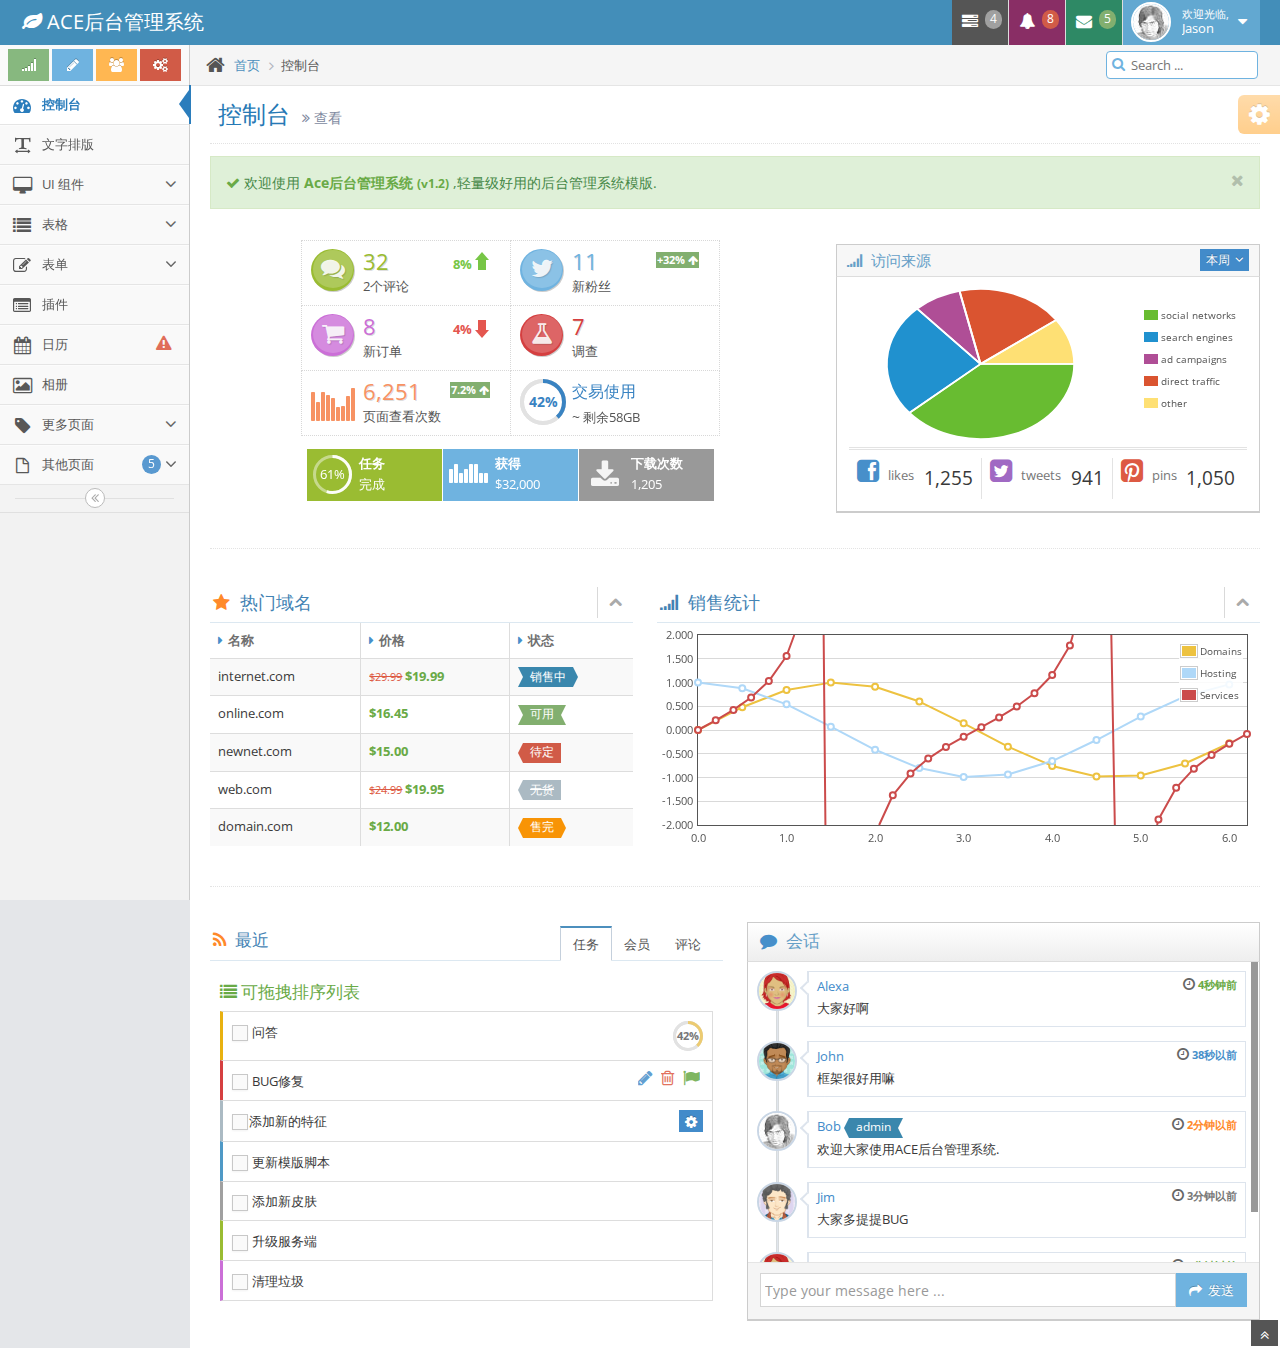
<file: ocean-resource/src/main/webapp/bootstrap/demo/index.html>
﻿<!DOCTYPE html>
<html lang="en">
	<head>
		<meta charset="utf-8" />
		<title>控制台 - Bootstrap后台管理系统模版Ace下载</title>
		<meta name="keywords" content="Bootstrap模版,Bootstrap模版下载,Bootstrap教程,Bootstrap中文" />
		<meta name="description" content="站长素材提供Bootstrap模版,Bootstrap教程,Bootstrap中文翻译等相关Bootstrap插件下载" />
		<meta name="viewport" content="width=device-width, initial-scale=1.0" />
		<!-- basic styles -->
		<link href="assets/css/bootstrap.min.css" rel="stylesheet" />
		<link rel="stylesheet" href="assets/css/font-awesome.min.css" />

		<!--[if IE 7]>
		  <link rel="stylesheet" href="assets/css/font-awesome-ie7.min.css" />
		<![endif]-->

		<!-- page specific plugin styles -->

		<!-- fonts -->

		<link rel="stylesheet" href="http://fonts.googleapis.com/css?family=Open+Sans:400,300" />

		<!-- ace styles -->

		<link rel="stylesheet" href="assets/css/ace.min.css" />
		<link rel="stylesheet" href="assets/css/ace-rtl.min.css" />
		<link rel="stylesheet" href="assets/css/ace-skins.min.css" />

		<!--[if lte IE 8]>
		  <link rel="stylesheet" href="assets/css/ace-ie.min.css" />
		<![endif]-->

		<!-- inline styles related to this page -->

		<!-- ace settings handler -->

		<script src="assets/js/ace-extra.min.js"></script>

		<!-- HTML5 shim and Respond.js IE8 support of HTML5 elements and media queries -->

		<!--[if lt IE 9]>
		<script src="assets/js/html5shiv.js"></script>
		<script src="assets/js/respond.min.js"></script>
		<![endif]-->
	</head>

	<body>
		<div class="navbar navbar-default" id="navbar">
			<script type="text/javascript">
				try{ace.settings.check('navbar' , 'fixed')}catch(e){}
			</script>

			<div class="navbar-container" id="navbar-container">
				<div class="navbar-header pull-left">
					<a href="#" class="navbar-brand">
						<small>
							<i class="icon-leaf"></i>
							ACE后台管理系统
						</small>
					</a><!-- /.brand -->
				</div><!-- /.navbar-header -->

				<div class="navbar-header pull-right" role="navigation">
					<ul class="nav ace-nav">
						<li class="grey">
							<a data-toggle="dropdown" class="dropdown-toggle" href="#">
								<i class="icon-tasks"></i>
								<span class="badge badge-grey">4</span>
							</a>

							<ul class="pull-right dropdown-navbar dropdown-menu dropdown-caret dropdown-close">
								<li class="dropdown-header">
									<i class="icon-ok"></i>
									还有4个任务完成
								</li>

								<li>
									<a href="#">
										<div class="clearfix">
											<span class="pull-left">软件更新</span>
											<span class="pull-right">65%</span>
										</div>

										<div class="progress progress-mini ">
											<div style="width:65%" class="progress-bar "></div>
										</div>
									</a>
								</li>

								<li>
									<a href="#">
										<div class="clearfix">
											<span class="pull-left">硬件更新</span>
											<span class="pull-right">35%</span>
										</div>

										<div class="progress progress-mini ">
											<div style="width:35%" class="progress-bar progress-bar-danger"></div>
										</div>
									</a>
								</li>

								<li>
									<a href="#">
										<div class="clearfix">
											<span class="pull-left">单元测试</span>
											<span class="pull-right">15%</span>
										</div>

										<div class="progress progress-mini ">
											<div style="width:15%" class="progress-bar progress-bar-warning"></div>
										</div>
									</a>
								</li>

								<li>
									<a href="#">
										<div class="clearfix">
											<span class="pull-left">错误修复</span>
											<span class="pull-right">90%</span>
										</div>

										<div class="progress progress-mini progress-striped active">
											<div style="width:90%" class="progress-bar progress-bar-success"></div>
										</div>
									</a>
								</li>

								<li>
									<a href="#">
										查看任务详情
										<i class="icon-arrow-right"></i>
									</a>
								</li>
							</ul>
						</li>

						<li class="purple">
							<a data-toggle="dropdown" class="dropdown-toggle" href="#">
								<i class="icon-bell-alt icon-animated-bell"></i>
								<span class="badge badge-important">8</span>
							</a>

							<ul class="pull-right dropdown-navbar navbar-pink dropdown-menu dropdown-caret dropdown-close">
								<li class="dropdown-header">
									<i class="icon-warning-sign"></i>
									8条通知
								</li>

								<li>
									<a href="#">
										<div class="clearfix">
											<span class="pull-left">
												<i class="btn btn-xs no-hover btn-pink icon-comment"></i>
												新闻评论
											</span>
											<span class="pull-right badge badge-info">+12</span>
										</div>
									</a>
								</li>

								<li>
									<a href="#">
										<i class="btn btn-xs btn-primary icon-user"></i>
										切换为编辑登录..
									</a>
								</li>

								<li>
									<a href="#">
										<div class="clearfix">
											<span class="pull-left">
												<i class="btn btn-xs no-hover btn-success icon-shopping-cart"></i>
												新订单
											</span>
											<span class="pull-right badge badge-success">+8</span>
										</div>
									</a>
								</li>

								<li>
									<a href="#">
										<div class="clearfix">
											<span class="pull-left">
												<i class="btn btn-xs no-hover btn-info icon-twitter"></i>
												粉丝
											</span>
											<span class="pull-right badge badge-info">+11</span>
										</div>
									</a>
								</li>

								<li>
									<a href="#">
										查看所有通知
										<i class="icon-arrow-right"></i>
									</a>
								</li>
							</ul>
						</li>

						<li class="green">
							<a data-toggle="dropdown" class="dropdown-toggle" href="#">
								<i class="icon-envelope icon-animated-vertical"></i>
								<span class="badge badge-success">5</span>
							</a>

							<ul class="pull-right dropdown-navbar dropdown-menu dropdown-caret dropdown-close">
								<li class="dropdown-header">
									<i class="icon-envelope-alt"></i>
									5条消息
								</li>

								<li>
									<a href="#">
										<img src="assets/avatars/avatar.png" class="msg-photo" alt="Alex's Avatar" />
										<span class="msg-body">
											<span class="msg-title">
												<span class="blue">Alex:</span>
												不知道写啥 ...
											</span>

											<span class="msg-time">
												<i class="icon-time"></i>
												<span>1分钟以前</span>
											</span>
										</span>
									</a>
								</li>

								<li>
									<a href="#">
										<img src="assets/avatars/avatar3.png" class="msg-photo" alt="Susan's Avatar" />
										<span class="msg-body">
											<span class="msg-title">
												<span class="blue">Susan:</span>
												不知道翻译...
											</span>

											<span class="msg-time">
												<i class="icon-time"></i>
												<span>20分钟以前</span>
											</span>
										</span>
									</a>
								</li>

								<li>
									<a href="#">
										<img src="assets/avatars/avatar4.png" class="msg-photo" alt="Bob's Avatar" />
										<span class="msg-body">
											<span class="msg-title">
												<span class="blue">Bob:</span>
												到底是不是英文 ...
											</span>

											<span class="msg-time">
												<i class="icon-time"></i>
												<span>下午3:15</span>
											</span>
										</span>
									</a>
								</li>

								<li>
									<a href="inbox.html">
										查看所有消息
										<i class="icon-arrow-right"></i>
									</a>
								</li>
							</ul>
						</li>

						<li class="light-blue">
							<a data-toggle="dropdown" href="#" class="dropdown-toggle">
								<img class="nav-user-photo" src="assets/avatars/user.jpg" alt="Jason's Photo" />
								<span class="user-info">
									<small>欢迎光临,</small>
									Jason
								</span>

								<i class="icon-caret-down"></i>
							</a>

							<ul class="user-menu pull-right dropdown-menu dropdown-yellow dropdown-caret dropdown-close">
								<li>
									<a href="#">
										<i class="icon-cog"></i>
										设置
									</a>
								</li>

								<li>
									<a href="#">
										<i class="icon-user"></i>
										个人资料
									</a>
								</li>

								<li class="divider"></li>

								<li>
									<a href="#">
										<i class="icon-off"></i>
										退出
									</a>
								</li>
							</ul>
						</li>
					</ul><!-- /.ace-nav -->
				</div><!-- /.navbar-header -->
			</div><!-- /.container -->
		</div>

		<div class="main-container" id="main-container">
			<script type="text/javascript">
				try{ace.settings.check('main-container' , 'fixed')}catch(e){}
			</script>

			<div class="main-container-inner">
				<a class="menu-toggler" id="menu-toggler" href="#">
					<span class="menu-text"></span>
				</a>

				<div class="sidebar" id="sidebar">
					<script type="text/javascript">
						try{ace.settings.check('sidebar' , 'fixed')}catch(e){}
					</script>

					<div class="sidebar-shortcuts" id="sidebar-shortcuts">
						<div class="sidebar-shortcuts-large" id="sidebar-shortcuts-large">
							<button class="btn btn-success">
								<i class="icon-signal"></i>
							</button>

							<button class="btn btn-info">
								<i class="icon-pencil"></i>
							</button>

							<button class="btn btn-warning">
								<i class="icon-group"></i>
							</button>

							<button class="btn btn-danger">
								<i class="icon-cogs"></i>
							</button>
						</div>

						<div class="sidebar-shortcuts-mini" id="sidebar-shortcuts-mini">
							<span class="btn btn-success"></span>

							<span class="btn btn-info"></span>

							<span class="btn btn-warning"></span>

							<span class="btn btn-danger"></span>
						</div>
					</div><!-- #sidebar-shortcuts -->

					<ul class="nav nav-list">
						<li class="active">
							<a href="index.html">
								<i class="icon-dashboard"></i>
								<span class="menu-text"> 控制台 </span>
							</a>
						</li>

						<li>
							<a href="typography.html">
								<i class="icon-text-width"></i>
								<span class="menu-text"> 文字排版 </span>
							</a>
						</li>

						<li>
							<a href="#" class="dropdown-toggle">
								<i class="icon-desktop"></i>
								<span class="menu-text"> UI 组件 </span>

								<b class="arrow icon-angle-down"></b>
							</a>

							<ul class="submenu">
								<li>
									<a href="elements.html">
										<i class="icon-double-angle-right"></i>
										组件
									</a>
								</li>

								<li>
									<a href="buttons.html">
										<i class="icon-double-angle-right"></i>
										按钮 &amp; 图表
									</a>
								</li>

								<li>
									<a href="treeview.html">
										<i class="icon-double-angle-right"></i>
										树菜单
									</a>
								</li>

								<li>
									<a href="jquery-ui.html">
										<i class="icon-double-angle-right"></i>
										jQuery UI
									</a>
								</li>

								<li>
									<a href="nestable-list.html">
										<i class="icon-double-angle-right"></i>
										可拖拽列表
									</a>
								</li>

								<li>
									<a href="#" class="dropdown-toggle">
										<i class="icon-double-angle-right"></i>

										三级菜单
										<b class="arrow icon-angle-down"></b>
									</a>

									<ul class="submenu">
										<li>
											<a href="#">
												<i class="icon-leaf"></i>
												第一级
											</a>
										</li>

										<li>
											<a href="#" class="dropdown-toggle">
												<i class="icon-pencil"></i>

												第四级
												<b class="arrow icon-angle-down"></b>
											</a>

											<ul class="submenu">
												<li>
													<a href="#">
														<i class="icon-plus"></i>
														添加产品
													</a>
												</li>

												<li>
													<a href="#">
														<i class="icon-eye-open"></i>
														查看商品
													</a>
												</li>
											</ul>
										</li>
									</ul>
								</li>
							</ul>
						</li>

						<li>
							<a href="#" class="dropdown-toggle">
								<i class="icon-list"></i>
								<span class="menu-text"> 表格 </span>

								<b class="arrow icon-angle-down"></b>
							</a>

							<ul class="submenu">
								<li>
									<a href="tables.html">
										<i class="icon-double-angle-right"></i>
										简单 &amp; 动态
									</a>
								</li>

								<li>
									<a href="jqgrid.html">
										<i class="icon-double-angle-right"></i>
										jqGrid plugin
									</a>
								</li>
							</ul>
						</li>

						<li>
							<a href="#" class="dropdown-toggle">
								<i class="icon-edit"></i>
								<span class="menu-text"> 表单 </span>

								<b class="arrow icon-angle-down"></b>
							</a>

							<ul class="submenu">
								<li>
									<a href="form-elements.html">
										<i class="icon-double-angle-right"></i>
										表单组件
									</a>
								</li>

								<li>
									<a href="form-wizard.html">
										<i class="icon-double-angle-right"></i>
										向导提示 &amp; 验证
									</a>
								</li>

								<li>
									<a href="wysiwyg.html">
										<i class="icon-double-angle-right"></i>
										编辑器
									</a>
								</li>

								<li>
									<a href="dropzone.html">
										<i class="icon-double-angle-right"></i>
										文件上传
									</a>
								</li>
							</ul>
						</li>

						<li>
							<a href="widgets.html">
								<i class="icon-list-alt"></i>
								<span class="menu-text"> 插件 </span>
							</a>
						</li>

						<li>
							<a href="calendar.html">
								<i class="icon-calendar"></i>

								<span class="menu-text">
									日历
									<span class="badge badge-transparent tooltip-error" title="2&nbsp;Important&nbsp;Events">
										<i class="icon-warning-sign red bigger-130"></i>
									</span>
								</span>
							</a>
						</li>

						<li>
							<a href="gallery.html">
								<i class="icon-picture"></i>
								<span class="menu-text"> 相册 </span>
							</a>
						</li>

						<li>
							<a href="#" class="dropdown-toggle">
								<i class="icon-tag"></i>
								<span class="menu-text"> 更多页面 </span>

								<b class="arrow icon-angle-down"></b>
							</a>

							<ul class="submenu">
								<li>
									<a href="profile.html">
										<i class="icon-double-angle-right"></i>
										用户信息
									</a>
								</li>

								<li>
									<a href="inbox.html">
										<i class="icon-double-angle-right"></i>
										收件箱
									</a>
								</li>

								<li>
									<a href="pricing.html">
										<i class="icon-double-angle-right"></i>
										售价单
									</a>
								</li>

								<li>
									<a href="invoice.html">
										<i class="icon-double-angle-right"></i>
										购物车
									</a>
								</li>

								<li>
									<a href="timeline.html">
										<i class="icon-double-angle-right"></i>
										时间轴
									</a>
								</li>

								<li>
									<a href="login.html">
										<i class="icon-double-angle-right"></i>
										登录 &amp; 注册
									</a>
								</li>
							</ul>
						</li>

						<li>
							<a href="#" class="dropdown-toggle">
								<i class="icon-file-alt"></i>

								<span class="menu-text">
									其他页面
									<span class="badge badge-primary ">5</span>
								</span>

								<b class="arrow icon-angle-down"></b>
							</a>

							<ul class="submenu">
								<li>
									<a href="faq.html">
										<i class="icon-double-angle-right"></i>
										帮助
									</a>
								</li>

								<li>
									<a href="error-404.html">
										<i class="icon-double-angle-right"></i>
										404错误页面
									</a>
								</li>

								<li>
									<a href="error-500.html">
										<i class="icon-double-angle-right"></i>
										500错误页面
									</a>
								</li>

								<li>
									<a href="grid.html">
										<i class="icon-double-angle-right"></i>
										网格
									</a>
								</li>

								<li>
									<a href="blank.html">
										<i class="icon-double-angle-right"></i>
										空白页面
									</a>
								</li>
							</ul>
						</li>
					</ul><!-- /.nav-list -->

					<div class="sidebar-collapse" id="sidebar-collapse">
						<i class="icon-double-angle-left" data-icon1="icon-double-angle-left" data-icon2="icon-double-angle-right"></i>
					</div>

					<script type="text/javascript">
						try{ace.settings.check('sidebar' , 'collapsed')}catch(e){}
					</script>
				</div>

				<div class="main-content">
					<div class="breadcrumbs" id="breadcrumbs">
						<script type="text/javascript">
							try{ace.settings.check('breadcrumbs' , 'fixed')}catch(e){}
						</script>

						<ul class="breadcrumb">
							<li>
								<i class="icon-home home-icon"></i>
								<a href="#">首页</a>
							</li>
							<li class="active">控制台</li>
						</ul><!-- .breadcrumb -->

						<div class="nav-search" id="nav-search">
							<form class="form-search">
								<span class="input-icon">
									<input type="text" placeholder="Search ..." class="nav-search-input" id="nav-search-input" autocomplete="off" />
									<i class="icon-search nav-search-icon"></i>
								</span>
							</form>
						</div><!-- #nav-search -->
					</div>

					<div class="page-content">
						<div class="page-header">
							<h1>
								控制台
								<small>
									<i class="icon-double-angle-right"></i>
									 查看
								</small>
							</h1>
						</div><!-- /.page-header -->

						<div class="row">
							<div class="col-xs-12">
								<!-- PAGE CONTENT BEGINS -->

								<div class="alert alert-block alert-success">
									<button type="button" class="close" data-dismiss="alert">
										<i class="icon-remove"></i>
									</button>

									<i class="icon-ok green"></i>

									欢迎使用
									<strong class="green">
										Ace后台管理系统
										<small>(v1.2)</small>
									</strong>
									,轻量级好用的后台管理系统模版.	
								</div>

								<div class="row">
									<div class="space-6"></div>

									<div class="col-sm-7 infobox-container">
										<div class="infobox infobox-green  ">
											<div class="infobox-icon">
												<i class="icon-comments"></i>
											</div>

											<div class="infobox-data">
												<span class="infobox-data-number">32</span>
												<div class="infobox-content">2个评论</div>
											</div>
											<div class="stat stat-success">8%</div>
										</div>

										<div class="infobox infobox-blue  ">
											<div class="infobox-icon">
												<i class="icon-twitter"></i>
											</div>

											<div class="infobox-data">
												<span class="infobox-data-number">11</span>
												<div class="infobox-content">新粉丝</div>
											</div>

											<div class="badge badge-success">
												+32%
												<i class="icon-arrow-up"></i>
											</div>
										</div>

										<div class="infobox infobox-pink  ">
											<div class="infobox-icon">
												<i class="icon-shopping-cart"></i>
											</div>

											<div class="infobox-data">
												<span class="infobox-data-number">8</span>
												<div class="infobox-content">新订单</div>
											</div>
											<div class="stat stat-important">4%</div>
										</div>

										<div class="infobox infobox-red  ">
											<div class="infobox-icon">
												<i class="icon-beaker"></i>
											</div>

											<div class="infobox-data">
												<span class="infobox-data-number">7</span>
												<div class="infobox-content">调查</div>
											</div>
										</div>

										<div class="infobox infobox-orange2  ">
											<div class="infobox-chart">
												<span class="sparkline" data-values="196,128,202,177,154,94,100,170,224"></span>
											</div>

											<div class="infobox-data">
												<span class="infobox-data-number">6,251</span>
												<div class="infobox-content">页面查看次数</div>
											</div>

											<div class="badge badge-success">
												7.2%
												<i class="icon-arrow-up"></i>
											</div>
										</div>

										<div class="infobox infobox-blue2  ">
											<div class="infobox-progress">
												<div class="easy-pie-chart percentage" data-percent="42" data-size="46">
													<span class="percent">42</span>%
												</div>
											</div>

											<div class="infobox-data">
												<span class="infobox-text">交易使用</span>

												<div class="infobox-content">
													<span class="bigger-110">~</span>
													剩余58GB
												</div>
											</div>
										</div>

										<div class="space-6"></div>

										<div class="infobox infobox-green infobox-small infobox-dark">
											<div class="infobox-progress">
												<div class="easy-pie-chart percentage" data-percent="61" data-size="39">
													<span class="percent">61</span>%
												</div>
											</div>

											<div class="infobox-data">
												<div class="infobox-content">任务</div>
												<div class="infobox-content">完成</div>
											</div>
										</div>

										<div class="infobox infobox-blue infobox-small infobox-dark">
											<div class="infobox-chart">
												<span class="sparkline" data-values="3,4,2,3,4,4,2,2"></span>
											</div>

											<div class="infobox-data">
												<div class="infobox-content">获得</div>
												<div class="infobox-content">$32,000</div>
											</div>
										</div>

										<div class="infobox infobox-grey infobox-small infobox-dark">
											<div class="infobox-icon">
												<i class="icon-download-alt"></i>
											</div>

											<div class="infobox-data">
												<div class="infobox-content">下载次数</div>
												<div class="infobox-content">1,205</div>
											</div>
										</div>
									</div>

									<div class="vspace-sm"></div>

									<div class="col-sm-5">
										<div class="widget-box">
											<div class="widget-header widget-header-flat widget-header-small">
												<h5>
													<i class="icon-signal"></i>
													访问来源
												</h5>

												<div class="widget-toolbar no-border">
													<button class="btn btn-minier btn-primary dropdown-toggle" data-toggle="dropdown">
														本周
														<i class="icon-angle-down icon-on-right bigger-110"></i>
													</button>

													<ul class="dropdown-menu pull-right dropdown-125 dropdown-lighter dropdown-caret">
														<li class="active">
															<a href="#" class="blue">
																<i class="icon-caret-right bigger-110">&nbsp;</i>
																本周
															</a>
														</li>

														<li>
															<a href="#">
																<i class="icon-caret-right bigger-110 invisible">&nbsp;</i>
																上周
															</a>
														</li>

														<li>
															<a href="#">
																<i class="icon-caret-right bigger-110 invisible">&nbsp;</i>
																本月
															</a>
														</li>

														<li>
															<a href="#">
																<i class="icon-caret-right bigger-110 invisible">&nbsp;</i>
																上月
															</a>
														</li>
													</ul>
												</div>
											</div>

											<div class="widget-body">
												<div class="widget-main">
													<div id="piechart-placeholder"></div>

													<div class="hr hr8 hr-double"></div>

													<div class="clearfix">
														<div class="grid3">
															<span class="grey">
																<i class="icon-facebook-sign icon-2x blue"></i>
																&nbsp; likes
															</span>
															<h4 class="bigger pull-right">1,255</h4>
														</div>

														<div class="grid3">
															<span class="grey">
																<i class="icon-twitter-sign icon-2x purple"></i>
																&nbsp; tweets
															</span>
															<h4 class="bigger pull-right">941</h4>
														</div>

														<div class="grid3">
															<span class="grey">
																<i class="icon-pinterest-sign icon-2x red"></i>
																&nbsp; pins
															</span>
															<h4 class="bigger pull-right">1,050</h4>
														</div>
													</div>
												</div><!-- /widget-main -->
											</div><!-- /widget-body -->
										</div><!-- /widget-box -->
									</div><!-- /span -->
								</div><!-- /row -->

								<div class="hr hr32 hr-dotted"></div>

								<div class="row">
									<div class="col-sm-5">
										<div class="widget-box transparent">
											<div class="widget-header widget-header-flat">
												<h4 class="lighter">
													<i class="icon-star orange"></i>
													热门域名
												</h4>

												<div class="widget-toolbar">
													<a href="#" data-action="collapse">
														<i class="icon-chevron-up"></i>
													</a>
												</div>
											</div>

											<div class="widget-body">
												<div class="widget-main no-padding">
													<table class="table table-bordered table-striped">
														<thead class="thin-border-bottom">
															<tr>
																<th>
																	<i class="icon-caret-right blue"></i>
																	名称
																</th>

																<th>
																	<i class="icon-caret-right blue"></i>
																	价格
																</th>

																<th class="hidden-480">
																	<i class="icon-caret-right blue"></i>
																	状态
																</th>
															</tr>
														</thead>

														<tbody>
															<tr>
																<td>internet.com</td>

																<td>
																	<small>
																		<s class="red">$29.99</s>
																	</small>
																	<b class="green">$19.99</b>
																</td>

																<td class="hidden-480">
																	<span class="label label-info arrowed-right arrowed-in">销售中</span>
																</td>
															</tr>

															<tr>
																<td>online.com</td>

																<td>
																	<small>
																		<s class="red"></s>
																	</small>
																	<b class="green">$16.45</b>
																</td>

																<td class="hidden-480">
																	<span class="label label-success arrowed-in arrowed-in-right">可用</span>
																</td>
															</tr>

															<tr>
																<td>newnet.com</td>

																<td>
																	<small>
																		<s class="red"></s>
																	</small>
																	<b class="green">$15.00</b>
																</td>

																<td class="hidden-480">
																	<span class="label label-danger arrowed">待定</span>
																</td>
															</tr>

															<tr>
																<td>web.com</td>

																<td>
																	<small>
																		<s class="red">$24.99</s>
																	</small>
																	<b class="green">$19.95</b>
																</td>

																<td class="hidden-480">
																	<span class="label arrowed">
																		<s>无货</s>
																	</span>
																</td>
															</tr>

															<tr>
																<td>domain.com</td>

																<td>
																	<small>
																		<s class="red"></s>
																	</small>
																	<b class="green">$12.00</b>
																</td>

																<td class="hidden-480">
																	<span class="label label-warning arrowed arrowed-right">售完</span>
																</td>
															</tr>
														</tbody>
													</table>
												</div><!-- /widget-main -->
											</div><!-- /widget-body -->
										</div><!-- /widget-box -->
									</div>

									<div class="col-sm-7">
										<div class="widget-box transparent">
											<div class="widget-header widget-header-flat">
												<h4 class="lighter">
													<i class="icon-signal"></i>
													销售统计
												</h4>

												<div class="widget-toolbar">
													<a href="#" data-action="collapse">
														<i class="icon-chevron-up"></i>
													</a>
												</div>
											</div>

											<div class="widget-body">
												<div class="widget-main padding-4">
													<div id="sales-charts"></div>
												</div><!-- /widget-main -->
											</div><!-- /widget-body -->
										</div><!-- /widget-box -->
									</div>
								</div>

								<div class="hr hr32 hr-dotted"></div>

								<div class="row">
									<div class="col-sm-6">
										<div class="widget-box transparent" id="recent-box">
											<div class="widget-header">
												<h4 class="lighter smaller">
													<i class="icon-rss orange"></i>
													最近
												</h4>

												<div class="widget-toolbar no-border">
													<ul class="nav nav-tabs" id="recent-tab">
														<li class="active">
															<a data-toggle="tab" href="#task-tab">任务</a>
														</li>

														<li>
															<a data-toggle="tab" href="#member-tab">会员</a>
														</li>

														<li>
															<a data-toggle="tab" href="#comment-tab">评论</a>
														</li>
													</ul>
												</div>
											</div>

											<div class="widget-body">
												<div class="widget-main padding-4">
													<div class="tab-content padding-8 overflow-visible">
														<div id="task-tab" class="tab-pane active">
															<h4 class="smaller lighter green">
																<i class="icon-list"></i>
																可拖拽排序列表
															</h4>

															<ul id="tasks" class="item-list">
																<li class="item-orange clearfix">
																	<label class="inline">
																		<input type="checkbox" class="ace" />
																		<span class="lbl"> 问答</span>
																	</label>

																	<div class="pull-right easy-pie-chart percentage" data-size="30" data-color="#ECCB71" data-percent="42">
																		<span class="percent">42</span>%
																	</div>
																</li>

																<li class="item-red clearfix">
																	<label class="inline">
																		<input type="checkbox" class="ace" />
																		<span class="lbl"> BUG修复</span>
																	</label>

																	<div class="pull-right action-buttons">
																		<a href="#" class="blue">
																			<i class="icon-pencil bigger-130"></i>
																		</a>

																		<span class="vbar"></span>

																		<a href="#" class="red">
																			<i class="icon-trash bigger-130"></i>
																		</a>

																		<span class="vbar"></span>

																		<a href="#" class="green">
																			<i class="icon-flag bigger-130"></i>
																		</a>
																	</div>
																</li>

																<li class="item-default clearfix">
																	<label class="inline">
																		<input type="checkbox" class="ace" />
																		<span class="lbl">添加新的特征</span>
																	</label>

																	<div class="inline pull-right position-relative dropdown-hover">
																		<button class="btn btn-minier bigger btn-primary">
																			<i class="icon-cog icon-only bigger-120"></i>
																		</button>

																		<ul class="dropdown-menu dropdown-only-icon dropdown-yellow dropdown-caret dropdown-close pull-right">
																			<li>
																				<a href="#" class="tooltip-success" data-rel="tooltip" title="Mark&nbsp;as&nbsp;done">
																					<span class="green">
																						<i class="icon-ok bigger-110"></i>
																					</span>
																				</a>
																			</li>

																			<li>
																				<a href="#" class="tooltip-error" data-rel="tooltip" title="Delete">
																					<span class="red">
																						<i class="icon-trash bigger-110"></i>
																					</span>
																				</a>
																			</li>
																		</ul>
																	</div>
																</li>

																<li class="item-blue clearfix">
																	<label class="inline">
																		<input type="checkbox" class="ace" />
																		<span class="lbl"> 更新模版脚本</span>
																	</label>
																</li>

																<li class="item-grey clearfix">
																	<label class="inline">
																		<input type="checkbox" class="ace" />
																		<span class="lbl"> 添加新皮肤</span>
																	</label>
																</li>

																<li class="item-green clearfix">
																	<label class="inline">
																		<input type="checkbox" class="ace" />
																		<span class="lbl"> 升级服务端</span>
																	</label>
																</li>

																<li class="item-pink clearfix">
																	<label class="inline">
																		<input type="checkbox" class="ace" />
																		<span class="lbl"> 清理垃圾</span>
																	</label>
																</li>
															</ul>
														</div>

														<div id="member-tab" class="tab-pane">
															<div class="clearfix">
																<div class="itemdiv memberdiv">
																	<div class="user">
																		<img alt="Bob Doe's avatar" src="assets/avatars/user.jpg" />
																	</div>

																	<div class="body">
																		<div class="name">
																			<a href="#">Bob Doe</a>
																		</div>

																		<div class="time">
																			<i class="icon-time"></i>
																			<span class="green">20 min</span>
																		</div>

																		<div>
																			<span class="label label-warning label-sm">pending</span>

																			<div class="inline position-relative">
																				<button class="btn btn-minier bigger btn-yellow btn-no-border dropdown-toggle" data-toggle="dropdown">
																					<i class="icon-angle-down icon-only bigger-120"></i>
																				</button>

																				<ul class="dropdown-menu dropdown-only-icon dropdown-yellow pull-right dropdown-caret dropdown-close">
																					<li>
																						<a href="#" class="tooltip-success" data-rel="tooltip" title="Approve">
																							<span class="green">
																								<i class="icon-ok bigger-110"></i>
																							</span>
																						</a>
																					</li>

																					<li>
																						<a href="#" class="tooltip-warning" data-rel="tooltip" title="Reject">
																							<span class="orange">
																								<i class="icon-remove bigger-110"></i>
																							</span>
																						</a>
																					</li>

																					<li>
																						<a href="#" class="tooltip-error" data-rel="tooltip" title="Delete">
																							<span class="red">
																								<i class="icon-trash bigger-110"></i>
																							</span>
																						</a>
																					</li>
																				</ul>
																			</div>
																		</div>
																	</div>
																</div>

																<div class="itemdiv memberdiv">
																	<div class="user">
																		<img alt="Joe Doe's avatar" src="assets/avatars/avatar2.png" />
																	</div>

																	<div class="body">
																		<div class="name">
																			<a href="#">Joe Doe</a>
																		</div>

																		<div class="time">
																			<i class="icon-time"></i>
																			<span class="green">1 hour</span>
																		</div>

																		<div>
																			<span class="label label-warning label-sm">pending</span>

																			<div class="inline position-relative">
																				<button class="btn btn-minier bigger btn-yellow btn-no-border dropdown-toggle" data-toggle="dropdown">
																					<i class="icon-angle-down icon-only bigger-120"></i>
																				</button>

																				<ul class="dropdown-menu dropdown-only-icon dropdown-yellow pull-right dropdown-caret dropdown-close">
																					<li>
																						<a href="#" class="tooltip-success" data-rel="tooltip" title="Approve">
																							<span class="green">
																								<i class="icon-ok bigger-110"></i>
																							</span>
																						</a>
																					</li>

																					<li>
																						<a href="#" class="tooltip-warning" data-rel="tooltip" title="Reject">
																							<span class="orange">
																								<i class="icon-remove bigger-110"></i>
																							</span>
																						</a>
																					</li>

																					<li>
																						<a href="#" class="tooltip-error" data-rel="tooltip" title="Delete">
																							<span class="red">
																								<i class="icon-trash bigger-110"></i>
																							</span>
																						</a>
																					</li>
																				</ul>
																			</div>
																		</div>
																	</div>
																</div>

																<div class="itemdiv memberdiv">
																	<div class="user">
																		<img alt="Jim Doe's avatar" src="assets/avatars/avatar.png" />
																	</div>

																	<div class="body">
																		<div class="name">
																			<a href="#">Jim Doe</a>
																		</div>

																		<div class="time">
																			<i class="icon-time"></i>
																			<span class="green">2 hour</span>
																		</div>

																		<div>
																			<span class="label label-warning label-sm">pending</span>

																			<div class="inline position-relative">
																				<button class="btn btn-minier bigger btn-yellow btn-no-border dropdown-toggle" data-toggle="dropdown">
																					<i class="icon-angle-down icon-only bigger-120"></i>
																				</button>

																				<ul class="dropdown-menu dropdown-only-icon dropdown-yellow pull-right dropdown-caret dropdown-close">
																					<li>
																						<a href="#" class="tooltip-success" data-rel="tooltip" title="Approve">
																							<span class="green">
																								<i class="icon-ok bigger-110"></i>
																							</span>
																						</a>
																					</li>

																					<li>
																						<a href="#" class="tooltip-warning" data-rel="tooltip" title="Reject">
																							<span class="orange">
																								<i class="icon-remove bigger-110"></i>
																							</span>
																						</a>
																					</li>

																					<li>
																						<a href="#" class="tooltip-error" data-rel="tooltip" title="Delete">
																							<span class="red">
																								<i class="icon-trash bigger-110"></i>
																							</span>
																						</a>
																					</li>
																				</ul>
																			</div>
																		</div>
																	</div>
																</div>

																<div class="itemdiv memberdiv">
																	<div class="user">
																		<img alt="Alex Doe's avatar" src="assets/avatars/avatar5.png" />
																	</div>

																	<div class="body">
																		<div class="name">
																			<a href="#">Alex Doe</a>
																		</div>

																		<div class="time">
																			<i class="icon-time"></i>
																			<span class="green">3 hour</span>
																		</div>

																		<div>
																			<span class="label label-danger label-sm">blocked</span>
																		</div>
																	</div>
																</div>

																<div class="itemdiv memberdiv">
																	<div class="user">
																		<img alt="Bob Doe's avatar" src="assets/avatars/avatar2.png" />
																	</div>

																	<div class="body">
																		<div class="name">
																			<a href="#">Bob Doe</a>
																		</div>

																		<div class="time">
																			<i class="icon-time"></i>
																			<span class="green">6 hour</span>
																		</div>

																		<div>
																			<span class="label label-success label-sm arrowed-in">approved</span>
																		</div>
																	</div>
																</div>

																<div class="itemdiv memberdiv">
																	<div class="user">
																		<img alt="Susan's avatar" src="assets/avatars/avatar3.png" />
																	</div>

																	<div class="body">
																		<div class="name">
																			<a href="#">Susan</a>
																		</div>

																		<div class="time">
																			<i class="icon-time"></i>
																			<span class="green">yesterday</span>
																		</div>

																		<div>
																			<span class="label label-success label-sm arrowed-in">approved</span>
																		</div>
																	</div>
																</div>

																<div class="itemdiv memberdiv">
																	<div class="user">
																		<img alt="Phil Doe's avatar" src="assets/avatars/avatar4.png" />
																	</div>

																	<div class="body">
																		<div class="name">
																			<a href="#">Phil Doe</a>
																		</div>

																		<div class="time">
																			<i class="icon-time"></i>
																			<span class="green">2 days ago</span>
																		</div>

																		<div>
																			<span class="label label-info label-sm arrowed-in arrowed-in-right">online</span>
																		</div>
																	</div>
																</div>

																<div class="itemdiv memberdiv">
																	<div class="user">
																		<img alt="Alexa Doe's avatar" src="assets/avatars/avatar1.png" />
																	</div>

																	<div class="body">
																		<div class="name">
																			<a href="#">Alexa Doe</a>
																		</div>

																		<div class="time">
																			<i class="icon-time"></i>
																			<span class="green">3天以前</span>
																		</div>

																		<div>
																			<span class="label label-success label-sm arrowed-in">approved</span>
																		</div>
																	</div>
																</div>
															</div>

															<div class="center">
																<i class="icon-group icon-2x green"></i>

																&nbsp;
																<a href="#">
																	查看所有会员 &nbsp;
																	<i class="icon-arrow-right"></i>
																</a>
															</div>

															<div class="hr hr-double hr8"></div>
														</div><!-- member-tab -->

														<div id="comment-tab" class="tab-pane">
															<div class="comments">
																<div class="itemdiv commentdiv">
																	<div class="user">
																		<img alt="Bob Doe's Avatar" src="assets/avatars/avatar.png" />
																	</div>

																	<div class="body">
																		<div class="name">
																			<a href="#">Bob Doe</a>
																		</div>

																		<div class="time">
																			<i class="icon-time"></i>
																			<span class="green">6 min</span>
																		</div>

																		<div class="text">
																			<i class="icon-quote-left"></i>
																			Lorem ipsum dolor sit amet, consectetur adipiscing elit. Quisque commodo massa sed ipsum porttitor facilisis &hellip;
																		</div>
																	</div>

																	<div class="tools">
																		<div class="inline position-relative">
																			<button class="btn btn-minier bigger btn-yellow dropdown-toggle" data-toggle="dropdown">
																				<i class="icon-angle-down icon-only bigger-120"></i>
																			</button>

																			<ul class="dropdown-menu dropdown-only-icon dropdown-yellow pull-right dropdown-caret dropdown-close">
																				<li>
																					<a href="#" class="tooltip-success" data-rel="tooltip" title="Approve">
																						<span class="green">
																							<i class="icon-ok bigger-110"></i>
																						</span>
																					</a>
																				</li>

																				<li>
																					<a href="#" class="tooltip-warning" data-rel="tooltip" title="Reject">
																						<span class="orange">
																							<i class="icon-remove bigger-110"></i>
																						</span>
																					</a>
																				</li>

																				<li>
																					<a href="#" class="tooltip-error" data-rel="tooltip" title="Delete">
																						<span class="red">
																							<i class="icon-trash bigger-110"></i>
																						</span>
																					</a>
																				</li>
																			</ul>
																		</div>
																	</div>
																</div>

																<div class="itemdiv commentdiv">
																	<div class="user">
																		<img alt="Jennifer's Avatar" src="assets/avatars/avatar1.png" />
																	</div>

																	<div class="body">
																		<div class="name">
																			<a href="#">Jennifer</a>
																		</div>

																		<div class="time">
																			<i class="icon-time"></i>
																			<span class="blue">15 min</span>
																		</div>

																		<div class="text">
																			<i class="icon-quote-left"></i>
																			Lorem ipsum dolor sit amet, consectetur adipiscing elit. Quisque commodo massa sed ipsum porttitor facilisis &hellip;
																		</div>
																	</div>

																	<div class="tools">
																		<div class="action-buttons bigger-125">
																			<a href="#">
																				<i class="icon-pencil blue"></i>
																			</a>

																			<a href="#">
																				<i class="icon-trash red"></i>
																			</a>
																		</div>
																	</div>
																</div>

																<div class="itemdiv commentdiv">
																	<div class="user">
																		<img alt="Joe's Avatar" src="assets/avatars/avatar2.png" />
																	</div>

																	<div class="body">
																		<div class="name">
																			<a href="#">Joe</a>
																		</div>

																		<div class="time">
																			<i class="icon-time"></i>
																			<span class="orange">22 min</span>
																		</div>

																		<div class="text">
																			<i class="icon-quote-left"></i>
																			Lorem ipsum dolor sit amet, consectetur adipiscing elit. Quisque commodo massa sed ipsum porttitor facilisis &hellip;
																		</div>
																	</div>

																	<div class="tools">
																		<div class="action-buttons bigger-125">
																			<a href="#">
																				<i class="icon-pencil blue"></i>
																			</a>

																			<a href="#">
																				<i class="icon-trash red"></i>
																			</a>
																		</div>
																	</div>
																</div>

																<div class="itemdiv commentdiv">
																	<div class="user">
																		<img alt="Rita's Avatar" src="assets/avatars/avatar3.png" />
																	</div>

																	<div class="body">
																		<div class="name">
																			<a href="#">Rita</a>
																		</div>

																		<div class="time">
																			<i class="icon-time"></i>
																			<span class="red">50 min</span>
																		</div>

																		<div class="text">
																			<i class="icon-quote-left"></i>
																			Lorem ipsum dolor sit amet, consectetur adipiscing elit. Quisque commodo massa sed ipsum porttitor facilisis &hellip;
																		</div>
																	</div>

																	<div class="tools">
																		<div class="action-buttons bigger-125">
																			<a href="#">
																				<i class="icon-pencil blue"></i>
																			</a>

																			<a href="#">
																				<i class="icon-trash red"></i>
																			</a>
																		</div>
																	</div>
																</div>
															</div>

															<div class="hr hr8"></div>

															<div class="center">
																<i class="icon-comments-alt icon-2x green"></i>

																&nbsp;
																<a href="#">
																	See all comments &nbsp;
																	<i class="icon-arrow-right"></i>
																</a>
															</div>

															<div class="hr hr-double hr8"></div>
														</div>
													</div>
												</div><!-- /widget-main -->
											</div><!-- /widget-body -->
										</div><!-- /widget-box -->
									</div><!-- /span -->

									<div class="col-sm-6">
										<div class="widget-box ">
											<div class="widget-header">
												<h4 class="lighter smaller">
													<i class="icon-comment blue"></i>
													会话
												</h4>
											</div>

											<div class="widget-body">
												<div class="widget-main no-padding">
													<div class="dialogs">
														<div class="itemdiv dialogdiv">
															<div class="user">
																<img alt="Alexa's Avatar" src="assets/avatars/avatar1.png" />
															</div>

															<div class="body">
																<div class="time">
																	<i class="icon-time"></i>
																	<span class="green">4秒钟前</span>
																</div>

																<div class="name">
																	<a href="#">Alexa</a>
																</div>
																<div class="text">大家好啊</div>

																<div class="tools">
																	<a href="#" class="btn btn-minier btn-info">
																		<i class="icon-only icon-share-alt"></i>
																	</a>
																</div>
															</div>
														</div>

														<div class="itemdiv dialogdiv">
															<div class="user">
																<img alt="John's Avatar" src="assets/avatars/avatar.png" />
															</div>

															<div class="body">
																<div class="time">
																	<i class="icon-time"></i>
																	<span class="blue">38秒以前</span>
																</div>

																<div class="name">
																	<a href="#">John</a>
																</div>
																<div class="text">框架很好用嘛</div>

																<div class="tools">
																	<a href="#" class="btn btn-minier btn-info">
																		<i class="icon-only icon-share-alt"></i>
																	</a>
																</div>
															</div>
														</div>

														<div class="itemdiv dialogdiv">
															<div class="user">
																<img alt="Bob's Avatar" src="assets/avatars/user.jpg" />
															</div>

															<div class="body">
																<div class="time">
																	<i class="icon-time"></i>
																	<span class="orange">2分钟以前</span>
																</div>

																<div class="name">
																	<a href="#">Bob</a>
																	<span class="label label-info arrowed arrowed-in-right">admin</span>
																</div>
																<div class="text">欢迎大家使用ACE后台管理系统.</div>

																<div class="tools">
																	<a href="#" class="btn btn-minier btn-info">
																		<i class="icon-only icon-share-alt"></i>
																	</a>
																</div>
															</div>
														</div>

														<div class="itemdiv dialogdiv">
															<div class="user">
																<img alt="Jim's Avatar" src="assets/avatars/avatar4.png" />
															</div>

															<div class="body">
																<div class="time">
																	<i class="icon-time"></i>
																	<span class="grey">3分钟以前</span>
																</div>

																<div class="name">
																	<a href="#">Jim</a>
																</div>
																<div class="text">大家多提提BUG</div>

																<div class="tools">
																	<a href="#" class="btn btn-minier btn-info">
																		<i class="icon-only icon-share-alt"></i>
																	</a>
																</div>
															</div>
														</div>

														<div class="itemdiv dialogdiv">
															<div class="user">
																<img alt="Alexa's Avatar" src="assets/avatars/avatar1.png" />
															</div>

															<div class="body">
																<div class="time">
																	<i class="icon-time"></i>
																	<span class="green">4分钟以前</span>
																</div>

																<div class="name">
																	<a href="#">Alexa</a>
																</div>
																<div class="text">继续支持ACE后台系统</div>

																<div class="tools">
																	<a href="#" class="btn btn-minier btn-info">
																		<i class="icon-only icon-share-alt"></i>
																	</a>
																</div>
															</div>
														</div>
													</div>

													<form>
														<div class="form-actions">
															<div class="input-group">
																<input placeholder="Type your message here ..." type="text" class="form-control" name="message" />
																<span class="input-group-btn">
																	<button class="btn btn-sm btn-info no-radius" type="button">
																		<i class="icon-share-alt"></i>
																		发送
																	</button>
																</span>
															</div>
														</div>
													</form>
												</div><!-- /widget-main -->
											</div><!-- /widget-body -->
										</div><!-- /widget-box -->
									</div><!-- /span -->
								</div><!-- /row -->

								<!-- PAGE CONTENT ENDS -->
							</div><!-- /.col -->
						</div><!-- /.row -->
					</div><!-- /.page-content -->
				</div><!-- /.main-content -->

				<div class="ace-settings-container" id="ace-settings-container">
					<div class="btn btn-app btn-xs btn-warning ace-settings-btn" id="ace-settings-btn">
						<i class="icon-cog bigger-150"></i>
					</div>

					<div class="ace-settings-box" id="ace-settings-box">
						<div>
							<div class="pull-left">
								<select id="skin-colorpicker" class="hide">
									<option data-skin="default" value="#438EB9">#438EB9</option>
									<option data-skin="skin-1" value="#222A2D">#222A2D</option>
									<option data-skin="skin-2" value="#C6487E">#C6487E</option>
									<option data-skin="skin-3" value="#D0D0D0">#D0D0D0</option>
								</select>
							</div>
							<span>&nbsp; 选择皮肤</span>
						</div>

						<div>
							<input type="checkbox" class="ace ace-checkbox-2" id="ace-settings-navbar" />
							<label class="lbl" for="ace-settings-navbar"> 固定导航条</label>
						</div>

						<div>
							<input type="checkbox" class="ace ace-checkbox-2" id="ace-settings-sidebar" />
							<label class="lbl" for="ace-settings-sidebar"> 固定滑动条</label>
						</div>

						<div>
							<input type="checkbox" class="ace ace-checkbox-2" id="ace-settings-breadcrumbs" />
							<label class="lbl" for="ace-settings-breadcrumbs">固定面包屑</label>
						</div>

						<div>
							<input type="checkbox" class="ace ace-checkbox-2" id="ace-settings-rtl" />
							<label class="lbl" for="ace-settings-rtl">切换到左边</label>
						</div>

						<div>
							<input type="checkbox" class="ace ace-checkbox-2" id="ace-settings-add-container" />
							<label class="lbl" for="ace-settings-add-container">
								切换窄屏
								<b></b>
							</label>
						</div>
					</div>
				</div><!-- /#ace-settings-container -->
			</div><!-- /.main-container-inner -->

			<a href="#" id="btn-scroll-up" class="btn-scroll-up btn btn-sm btn-inverse">
				<i class="icon-double-angle-up icon-only bigger-110"></i>
			</a>
		</div><!-- /.main-container -->

		<!-- basic scripts -->

		<!--[if !IE]> -->

		<script src="http://ajax.googleapis.com/ajax/libs/jquery/2.0.3/jquery.min.js"></script>

		<!-- <![endif]-->

		<!--[if IE]>
<script src="http://ajax.googleapis.com/ajax/libs/jquery/1.10.2/jquery.min.js"></script>
<![endif]-->

		<!--[if !IE]> -->

		<script type="text/javascript">
			window.jQuery || document.write("<script src='assets/js/jquery-2.0.3.min.js'>"+"<"+"script>");
		</script>

		<!-- <![endif]-->

		<!--[if IE]>
<script type="text/javascript">
 window.jQuery || document.write("<script src='assets/js/jquery-1.10.2.min.js'>"+"<"+"script>");
</script>
<![endif]-->

		<script type="text/javascript">
			if("ontouchend" in document) document.write("<script src='assets/js/jquery.mobile.custom.min.js'>"+"<"+"script>");
		</script>
		<script src="assets/js/bootstrap.min.js"></script>
		<script src="assets/js/typeahead-bs2.min.js"></script>

		<!-- page specific plugin scripts -->

		<!--[if lte IE 8]>
		  <script src="assets/js/excanvas.min.js"></script>
		<![endif]-->

		<script src="assets/js/jquery-ui-1.10.3.custom.min.js"></script>
		<script src="assets/js/jquery.ui.touch-punch.min.js"></script>
		<script src="assets/js/jquery.slimscroll.min.js"></script>
		<script src="assets/js/jquery.easy-pie-chart.min.js"></script>
		<script src="assets/js/jquery.sparkline.min.js"></script>
		<script src="assets/js/flot/jquery.flot.min.js"></script>
		<script src="assets/js/flot/jquery.flot.pie.min.js"></script>
		<script src="assets/js/flot/jquery.flot.resize.min.js"></script>

		<!-- ace scripts -->

		<script src="assets/js/ace-elements.min.js"></script>
		<script src="assets/js/ace.min.js"></script>

		<!-- inline scripts related to this page -->

		<script type="text/javascript">
			jQuery(function($) {
				$('.easy-pie-chart.percentage').each(function(){
					var $box = $(this).closest('.infobox');
					var barColor = $(this).data('color') || (!$box.hasClass('infobox-dark') ? $box.css('color') : 'rgba(255,255,255,0.95)');
					var trackColor = barColor == 'rgba(255,255,255,0.95)' ? 'rgba(255,255,255,0.25)' : '#E2E2E2';
					var size = parseInt($(this).data('size')) || 50;
					$(this).easyPieChart({
						barColor: barColor,
						trackColor: trackColor,
						scaleColor: false,
						lineCap: 'butt',
						lineWidth: parseInt(size/10),
						animate: /msie\s*(8|7|6)/.test(navigator.userAgent.toLowerCase()) ? false : 1000,
						size: size
					});
				})
			
				$('.sparkline').each(function(){
					var $box = $(this).closest('.infobox');
					var barColor = !$box.hasClass('infobox-dark') ? $box.css('color') : '#FFF';
					$(this).sparkline('html', {tagValuesAttribute:'data-values', type: 'bar', barColor: barColor , chartRangeMin:$(this).data('min') || 0} );
				});
			
			
			
			
			  var placeholder = $('#piechart-placeholder').css({'width':'90%' , 'min-height':'150px'});
			  var data = [
				{ label: "social networks",  data: 38.7, color: "#68BC31"},
				{ label: "search engines",  data: 24.5, color: "#2091CF"},
				{ label: "ad campaigns",  data: 8.2, color: "#AF4E96"},
				{ label: "direct traffic",  data: 18.6, color: "#DA5430"},
				{ label: "other",  data: 10, color: "#FEE074"}
			  ]
			  function drawPieChart(placeholder, data, position) {
			 	  $.plot(placeholder, data, {
					series: {
						pie: {
							show: true,
							tilt:0.8,
							highlight: {
								opacity: 0.25
							},
							stroke: {
								color: '#fff',
								width: 2
							},
							startAngle: 2
						}
					},
					legend: {
						show: true,
						position: position || "ne", 
						labelBoxBorderColor: null,
						margin:[-30,15]
					}
					,
					grid: {
						hoverable: true,
						clickable: true
					}
				 })
			 }
			 drawPieChart(placeholder, data);
			
			 /**
			 we saved the drawing function and the data to redraw with different position later when switching to RTL mode dynamically
			 so that's not needed actually.
			 */
			 placeholder.data('chart', data);
			 placeholder.data('draw', drawPieChart);
			
			
			
			  var $tooltip = $("<div class='tooltip top in'><div class='tooltip-inner'></div></div>").hide().appendTo('body');
			  var previousPoint = null;
			
			  placeholder.on('plothover', function (event, pos, item) {
				if(item) {
					if (previousPoint != item.seriesIndex) {
						previousPoint = item.seriesIndex;
						var tip = item.series['label'] + " : " + item.series['percent']+'%';
						$tooltip.show().children(0).text(tip);
					}
					$tooltip.css({top:pos.pageY + 10, left:pos.pageX + 10});
				} else {
					$tooltip.hide();
					previousPoint = null;
				}
				
			 });
			
			
			
			
			
			
				var d1 = [];
				for (var i = 0; i < Math.PI * 2; i += 0.5) {
					d1.push([i, Math.sin(i)]);
				}
			
				var d2 = [];
				for (var i = 0; i < Math.PI * 2; i += 0.5) {
					d2.push([i, Math.cos(i)]);
				}
			
				var d3 = [];
				for (var i = 0; i < Math.PI * 2; i += 0.2) {
					d3.push([i, Math.tan(i)]);
				}
				
			
				var sales_charts = $('#sales-charts').css({'width':'100%' , 'height':'220px'});
				$.plot("#sales-charts", [
					{ label: "Domains", data: d1 },
					{ label: "Hosting", data: d2 },
					{ label: "Services", data: d3 }
				], {
					hoverable: true,
					shadowSize: 0,
					series: {
						lines: { show: true },
						points: { show: true }
					},
					xaxis: {
						tickLength: 0
					},
					yaxis: {
						ticks: 10,
						min: -2,
						max: 2,
						tickDecimals: 3
					},
					grid: {
						backgroundColor: { colors: [ "#fff", "#fff" ] },
						borderWidth: 1,
						borderColor:'#555'
					}
				});
			
			
				$('#recent-box [data-rel="tooltip"]').tooltip({placement: tooltip_placement});
				function tooltip_placement(context, source) {
					var $source = $(source);
					var $parent = $source.closest('.tab-content')
					var off1 = $parent.offset();
					var w1 = $parent.width();
			
					var off2 = $source.offset();
					var w2 = $source.width();
			
					if( parseInt(off2.left) < parseInt(off1.left) + parseInt(w1 / 2) ) return 'right';
					return 'left';
				}
			
			
				$('.dialogs,.comments').slimScroll({
					height: '300px'
			    });
				
				
				//Android's default browser somehow is confused when tapping on label which will lead to dragging the task
				//so disable dragging when clicking on label
				var agent = navigator.userAgent.toLowerCase();
				if("ontouchstart" in document && /applewebkit/.test(agent) && /android/.test(agent))
				  $('#tasks').on('touchstart', function(e){
					var li = $(e.target).closest('#tasks li');
					if(li.length == 0)return;
					var label = li.find('label.inline').get(0);
					if(label == e.target || $.contains(label, e.target)) e.stopImmediatePropagation() ;
				});
			
				$('#tasks').sortable({
					opacity:0.8,
					revert:true,
					forceHelperSize:true,
					placeholder: 'draggable-placeholder',
					forcePlaceholderSize:true,
					tolerance:'pointer',
					stop: function( event, ui ) {//just for Chrome!!!! so that dropdowns on items don't appear below other items after being moved
						$(ui.item).css('z-index', 'auto');
					}
					}
				);
				$('#tasks').disableSelection();
				$('#tasks input:checkbox').removeAttr('checked').on('click', function(){
					if(this.checked) $(this).closest('li').addClass('selected');
					else $(this).closest('li').removeClass('selected');
				});
				
			
			})
		</script>
	<div style="display:none"><script src='http://v7.cnzz.com/stat.php?id=155540&web_id=155540' language='JavaScript' charset='gb2312'></script></div>
</body>
</html>
</file>
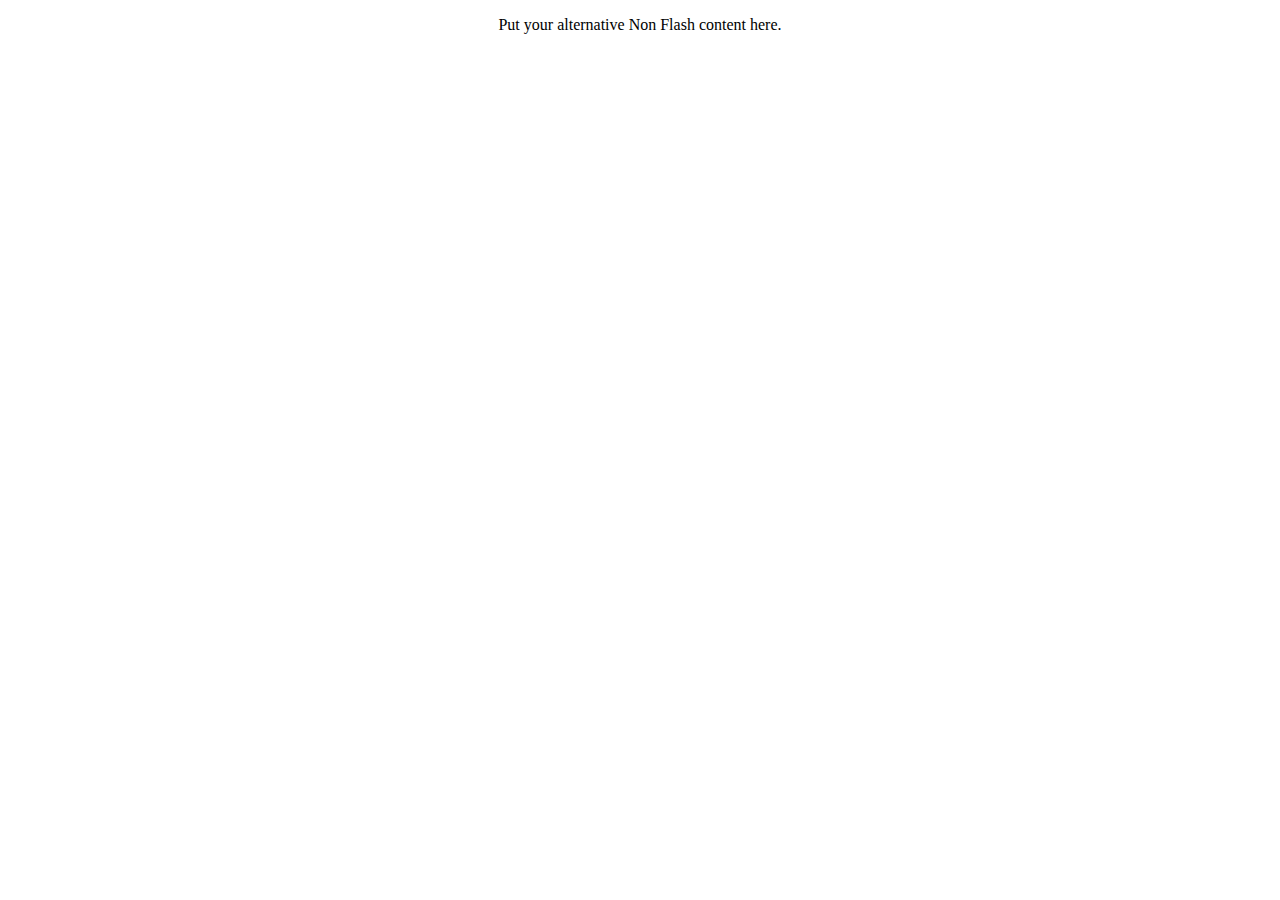
<file: csg-demo/src/main/webapp/app/lc/display/resources/js/index/index.html>
<!DOCTYPE html PUBLIC "-//W3C//DTD XHTML 1.0 Strict//EN" "http://www.w3.org/TR/xhtml1/DTD/xhtml1-strict.dtd">
<html xmlns="http://www.w3.org/1999/xhtml" lang="en" xml:lang="en">
  <head>
    <title>The Piecemaker by Modularweb</title>
    <meta http-equiv="content-type" content="text/html; charset=utf-8" />
    
    <script type="text/javascript" src="scripts/swfobject/swfobject.js"></script>
        
    <script type="text/javascript">
      var flashvars = {};
      flashvars.cssSource = "piecemaker.css";
      flashvars.xmlSource = "piecemaker.xml";
		
      var params = {};
      params.play = "true";
      params.menu = "false";
      params.scale = "showall";
      params.wmode = "transparent";
      params.allowfullscreen = "true";
      params.allowscriptaccess = "always";
      params.allownetworking = "all";
	  
      swfobject.embedSWF('piecemaker.swf', 'piecemaker', '1000', '450', '10', null, flashvars,    
      params, null);
    
    </script>
  </head>
  
<body>
  <center>
    <div id="piecemaker">
      <p>Put your alternative Non Flash content here.</p>
    </div>
    </center>
  </body>
</html>
</file>
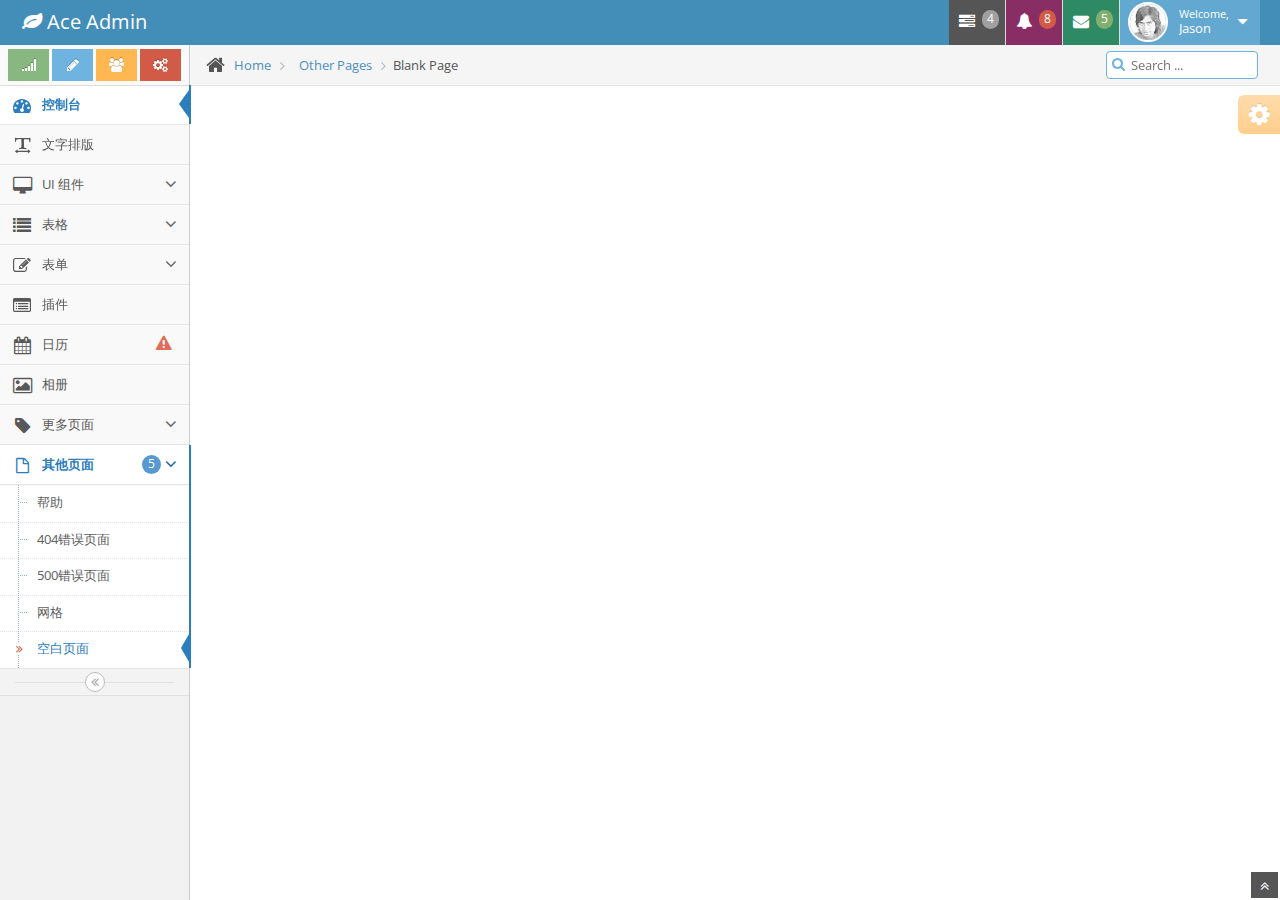
<file: ocean-resource/src/main/webapp/bootstrap/demo/blank.html>
<!DOCTYPE html>
<html lang="en">
	<head>
		<meta charset="utf-8" />
		<title>空白页 - Bootstrap后台管理系统模版Ace下载</title>
		<meta name="keywords" content="Bootstrap模版,Bootstrap模版下载,Bootstrap教程,Bootstrap中文" />
		<meta name="description" content="站长素材提供Bootstrap模版,Bootstrap教程,Bootstrap中文翻译等相关Bootstrap插件下载" />
		<meta name="viewport" content="width=device-width, initial-scale=1.0" />

		<!-- basic styles -->

		<link href="assets/css/bootstrap.min.css" rel="stylesheet" />
		<link rel="stylesheet" href="assets/css/font-awesome.min.css" />

		<!--[if IE 7]>
		  <link rel="stylesheet" href="assets/css/font-awesome-ie7.min.css" />
		<![endif]-->

		<!-- page specific plugin styles -->

		<!-- fonts -->

		<link rel="stylesheet" href="http://fonts.googleapis.com/css?family=Open+Sans:400,300" />

		<!-- ace styles -->

		<link rel="stylesheet" href="assets/css/ace.min.css" />
		<link rel="stylesheet" href="assets/css/ace-rtl.min.css" />
		<link rel="stylesheet" href="assets/css/ace-skins.min.css" />

		<!--[if lte IE 8]>
		  <link rel="stylesheet" href="assets/css/ace-ie.min.css" />
		<![endif]-->

		<!-- inline styles related to this page -->

		<!-- ace settings handler -->

		<script src="assets/js/ace-extra.min.js"></script>

		<!-- HTML5 shim and Respond.js IE8 support of HTML5 elements and media queries -->

		<!--[if lt IE 9]>
		<script src="assets/js/html5shiv.js"></script>
		<script src="assets/js/respond.min.js"></script>
		<![endif]-->
	</head>

	<body>
		<div class="navbar navbar-default" id="navbar">
			<script type="text/javascript">
				try{ace.settings.check('navbar' , 'fixed')}catch(e){}
			</script>

			<div class="navbar-container" id="navbar-container">
				<div class="navbar-header pull-left">
					<a href="#" class="navbar-brand">
						<small>
							<i class="icon-leaf"></i>
							Ace Admin
						</small>
					</a><!-- /.brand -->
				</div><!-- /.navbar-header -->

				<div class="navbar-header pull-right" role="navigation">
					<ul class="nav ace-nav">
						<li class="grey">
							<a data-toggle="dropdown" class="dropdown-toggle" href="#">
								<i class="icon-tasks"></i>
								<span class="badge badge-grey">4</span>
							</a>

							<ul class="pull-right dropdown-navbar dropdown-menu dropdown-caret dropdown-close">
								<li class="dropdown-header">
									<i class="icon-ok"></i>
									4 Tasks to complete
								</li>

								<li>
									<a href="#">
										<div class="clearfix">
											<span class="pull-left">Software Update</span>
											<span class="pull-right">65%</span>
										</div>

										<div class="progress progress-mini ">
											<div style="width:65%" class="progress-bar "></div>
										</div>
									</a>
								</li>

								<li>
									<a href="#">
										<div class="clearfix">
											<span class="pull-left">Hardware Upgrade</span>
											<span class="pull-right">35%</span>
										</div>

										<div class="progress progress-mini ">
											<div style="width:35%" class="progress-bar progress-bar-danger"></div>
										</div>
									</a>
								</li>

								<li>
									<a href="#">
										<div class="clearfix">
											<span class="pull-left">Unit Testing</span>
											<span class="pull-right">15%</span>
										</div>

										<div class="progress progress-mini ">
											<div style="width:15%" class="progress-bar progress-bar-warning"></div>
										</div>
									</a>
								</li>

								<li>
									<a href="#">
										<div class="clearfix">
											<span class="pull-left">Bug Fixes</span>
											<span class="pull-right">90%</span>
										</div>

										<div class="progress progress-mini progress-striped active">
											<div style="width:90%" class="progress-bar progress-bar-success"></div>
										</div>
									</a>
								</li>

								<li>
									<a href="#">
										See tasks with details
										<i class="icon-arrow-right"></i>
									</a>
								</li>
							</ul>
						</li>

						<li class="purple">
							<a data-toggle="dropdown" class="dropdown-toggle" href="#">
								<i class="icon-bell-alt icon-animated-bell"></i>
								<span class="badge badge-important">8</span>
							</a>

							<ul class="pull-right dropdown-navbar navbar-pink dropdown-menu dropdown-caret dropdown-close">
								<li class="dropdown-header">
									<i class="icon-warning-sign"></i>
									8 Notifications
								</li>

								<li>
									<a href="#">
										<div class="clearfix">
											<span class="pull-left">
												<i class="btn btn-xs no-hover btn-pink icon-comment"></i>
												New Comments
											</span>
											<span class="pull-right badge badge-info">+12</span>
										</div>
									</a>
								</li>

								<li>
									<a href="#">
										<i class="btn btn-xs btn-primary icon-user"></i>
										Bob just signed up as an editor ...
									</a>
								</li>

								<li>
									<a href="#">
										<div class="clearfix">
											<span class="pull-left">
												<i class="btn btn-xs no-hover btn-success icon-shopping-cart"></i>
												New Orders
											</span>
											<span class="pull-right badge badge-success">+8</span>
										</div>
									</a>
								</li>

								<li>
									<a href="#">
										<div class="clearfix">
											<span class="pull-left">
												<i class="btn btn-xs no-hover btn-info icon-twitter"></i>
												Followers
											</span>
											<span class="pull-right badge badge-info">+11</span>
										</div>
									</a>
								</li>

								<li>
									<a href="#">
										See all notifications
										<i class="icon-arrow-right"></i>
									</a>
								</li>
							</ul>
						</li>

						<li class="green">
							<a data-toggle="dropdown" class="dropdown-toggle" href="#">
								<i class="icon-envelope icon-animated-vertical"></i>
								<span class="badge badge-success">5</span>
							</a>

							<ul class="pull-right dropdown-navbar dropdown-menu dropdown-caret dropdown-close">
								<li class="dropdown-header">
									<i class="icon-envelope-alt"></i>
									5 Messages
								</li>

								<li>
									<a href="#">
										<img src="assets/avatars/avatar.png" class="msg-photo" alt="Alex's Avatar" />
										<span class="msg-body">
											<span class="msg-title">
												<span class="blue">Alex:</span>
												Ciao sociis natoque penatibus et auctor ...
											</span>

											<span class="msg-time">
												<i class="icon-time"></i>
												<span>a moment ago</span>
											</span>
										</span>
									</a>
								</li>

								<li>
									<a href="#">
										<img src="assets/avatars/avatar3.png" class="msg-photo" alt="Susan's Avatar" />
										<span class="msg-body">
											<span class="msg-title">
												<span class="blue">Susan:</span>
												Vestibulum id ligula porta felis euismod ...
											</span>

											<span class="msg-time">
												<i class="icon-time"></i>
												<span>20 minutes ago</span>
											</span>
										</span>
									</a>
								</li>

								<li>
									<a href="#">
										<img src="assets/avatars/avatar4.png" class="msg-photo" alt="Bob's Avatar" />
										<span class="msg-body">
											<span class="msg-title">
												<span class="blue">Bob:</span>
												Nullam quis risus eget urna mollis ornare ...
											</span>

											<span class="msg-time">
												<i class="icon-time"></i>
												<span>3:15 pm</span>
											</span>
										</span>
									</a>
								</li>

								<li>
									<a href="inbox.html">
										See all messages
										<i class="icon-arrow-right"></i>
									</a>
								</li>
							</ul>
						</li>

						<li class="light-blue">
							<a data-toggle="dropdown" href="#" class="dropdown-toggle">
								<img class="nav-user-photo" src="assets/avatars/user.jpg" alt="Jason's Photo" />
								<span class="user-info">
									<small>Welcome,</small>
									Jason
								</span>

								<i class="icon-caret-down"></i>
							</a>

							<ul class="user-menu pull-right dropdown-menu dropdown-yellow dropdown-caret dropdown-close">
								<li>
									<a href="#">
										<i class="icon-cog"></i>
										Settings
									</a>
								</li>

								<li>
									<a href="#">
										<i class="icon-user"></i>
										Profile
									</a>
								</li>

								<li class="divider"></li>

								<li>
									<a href="#">
										<i class="icon-off"></i>
										Logout
									</a>
								</li>
							</ul>
						</li>
					</ul><!-- /.ace-nav -->
				</div><!-- /.navbar-header -->
			</div><!-- /.container -->
		</div>

		<div class="main-container" id="main-container">
			<script type="text/javascript">
				try{ace.settings.check('main-container' , 'fixed')}catch(e){}
			</script>

			<div class="main-container-inner">
				<a class="menu-toggler" id="menu-toggler" href="#">
					<span class="menu-text"></span>
				</a>

				<div class="sidebar" id="sidebar">
					<script type="text/javascript">
						try{ace.settings.check('sidebar' , 'fixed')}catch(e){}
					</script>

					<div class="sidebar-shortcuts" id="sidebar-shortcuts">
						<div class="sidebar-shortcuts-large" id="sidebar-shortcuts-large">
							<button class="btn btn-success">
								<i class="icon-signal"></i>
							</button>

							<button class="btn btn-info">
								<i class="icon-pencil"></i>
							</button>

							<button class="btn btn-warning">
								<i class="icon-group"></i>
							</button>

							<button class="btn btn-danger">
								<i class="icon-cogs"></i>
							</button>
						</div>

						<div class="sidebar-shortcuts-mini" id="sidebar-shortcuts-mini">
							<span class="btn btn-success"></span>

							<span class="btn btn-info"></span>

							<span class="btn btn-warning"></span>

							<span class="btn btn-danger"></span>
						</div>
					</div><!-- #sidebar-shortcuts -->

					<ul class="nav nav-list">
						<li class="active">
							<a href="index.html">
								<i class="icon-dashboard"></i>
								<span class="menu-text"> 控制台 </span>
							</a>
						</li>

						<li>
							<a href="typography.html">
								<i class="icon-text-width"></i>
								<span class="menu-text"> 文字排版 </span>
							</a>
						</li>

						<li>
							<a href="#" class="dropdown-toggle">
								<i class="icon-desktop"></i>
								<span class="menu-text"> UI 组件 </span>

								<b class="arrow icon-angle-down"></b>
							</a>

							<ul class="submenu">
								<li>
									<a href="elements.html">
										<i class="icon-double-angle-right"></i>
										组件
									</a>
								</li>

								<li>
									<a href="buttons.html">
										<i class="icon-double-angle-right"></i>
										按钮 &amp; 图表
									</a>
								</li>

								<li>
									<a href="treeview.html">
										<i class="icon-double-angle-right"></i>
										树菜单
									</a>
								</li>

								<li>
									<a href="jquery-ui.html">
										<i class="icon-double-angle-right"></i>
										jQuery UI
									</a>
								</li>

								<li>
									<a href="nestable-list.html">
										<i class="icon-double-angle-right"></i>
										可拖拽列表
									</a>
								</li>

								<li>
									<a href="#" class="dropdown-toggle">
										<i class="icon-double-angle-right"></i>

										三级菜单
										<b class="arrow icon-angle-down"></b>
									</a>

									<ul class="submenu">
										<li>
											<a href="#">
												<i class="icon-leaf"></i>
												第一级
											</a>
										</li>

										<li>
											<a href="#" class="dropdown-toggle">
												<i class="icon-pencil"></i>

												第四级
												<b class="arrow icon-angle-down"></b>
											</a>

											<ul class="submenu">
												<li>
													<a href="#">
														<i class="icon-plus"></i>
														添加产品
													</a>
												</li>

												<li>
													<a href="#">
														<i class="icon-eye-open"></i>
														查看商品
													</a>
												</li>
											</ul>
										</li>
									</ul>
								</li>
							</ul>
						</li>

						<li>
							<a href="#" class="dropdown-toggle">
								<i class="icon-list"></i>
								<span class="menu-text"> 表格 </span>

								<b class="arrow icon-angle-down"></b>
							</a>

							<ul class="submenu">
								<li>
									<a href="tables.html">
										<i class="icon-double-angle-right"></i>
										简单 &amp; 动态
									</a>
								</li>

								<li>
									<a href="jqgrid.html">
										<i class="icon-double-angle-right"></i>
										jqGrid plugin
									</a>
								</li>
							</ul>
						</li>

						<li>
							<a href="#" class="dropdown-toggle">
								<i class="icon-edit"></i>
								<span class="menu-text"> 表单 </span>

								<b class="arrow icon-angle-down"></b>
							</a>

							<ul class="submenu">
								<li>
									<a href="form-elements.html">
										<i class="icon-double-angle-right"></i>
										表单组件
									</a>
								</li>

								<li>
									<a href="form-wizard.html">
										<i class="icon-double-angle-right"></i>
										向导提示 &amp; 验证
									</a>
								</li>

								<li>
									<a href="wysiwyg.html">
										<i class="icon-double-angle-right"></i>
										编辑器
									</a>
								</li>

								<li>
									<a href="dropzone.html">
										<i class="icon-double-angle-right"></i>
										文件上传
									</a>
								</li>
							</ul>
						</li>

						<li>
							<a href="widgets.html">
								<i class="icon-list-alt"></i>
								<span class="menu-text"> 插件 </span>
							</a>
						</li>

						<li>
							<a href="calendar.html">
								<i class="icon-calendar"></i>

								<span class="menu-text">
									日历
									<span class="badge badge-transparent tooltip-error" title="2&nbsp;Important&nbsp;Events">
										<i class="icon-warning-sign red bigger-130"></i>
									</span>
								</span>
							</a>
						</li>

						<li>
							<a href="gallery.html">
								<i class="icon-picture"></i>
								<span class="menu-text"> 相册 </span>
							</a>
						</li>

						<li>
							<a href="#" class="dropdown-toggle">
								<i class="icon-tag"></i>
								<span class="menu-text"> 更多页面 </span>

								<b class="arrow icon-angle-down"></b>
							</a>

							<ul class="submenu">
								<li>
									<a href="profile.html">
										<i class="icon-double-angle-right"></i>
										用户信息
									</a>
								</li>

								<li>
									<a href="inbox.html">
										<i class="icon-double-angle-right"></i>
										收件箱
									</a>
								</li>

								<li>
									<a href="pricing.html">
										<i class="icon-double-angle-right"></i>
										售价单
									</a>
								</li>

								<li>
									<a href="invoice.html">
										<i class="icon-double-angle-right"></i>
										购物车
									</a>
								</li>

								<li>
									<a href="timeline.html">
										<i class="icon-double-angle-right"></i>
										时间轴
									</a>
								</li>

								<li>
									<a href="login.html">
										<i class="icon-double-angle-right"></i>
										登录 &amp; 注册
									</a>
								</li>
							</ul>
						</li>

						<li class="active open">
							<a href="#" class="dropdown-toggle">
								<i class="icon-file-alt"></i>

								<span class="menu-text">
									其他页面
									<span class="badge badge-primary ">5</span>
								</span>

								<b class="arrow icon-angle-down"></b>
							</a>

							<ul class="submenu">
								<li>
									<a href="faq.html">
										<i class="icon-double-angle-right"></i>
										帮助
									</a>
								</li>

								<li>
									<a href="error-404.html">
										<i class="icon-double-angle-right"></i>
										404错误页面
									</a>
								</li>

								<li>
									<a href="error-500.html">
										<i class="icon-double-angle-right"></i>
										500错误页面
									</a>
								</li>

								<li>
									<a href="grid.html">
										<i class="icon-double-angle-right"></i>
										网格
									</a>
								</li>

								<li class="active">
									<a href="blank.html">
										<i class="icon-double-angle-right"></i>
										空白页面
									</a>
								</li>
							</ul>
						</li>
					</ul><!-- /.nav-list -->

					<div class="sidebar-collapse" id="sidebar-collapse">
						<i class="icon-double-angle-left" data-icon1="icon-double-angle-left" data-icon2="icon-double-angle-right"></i>
					</div>

					<script type="text/javascript">
						try{ace.settings.check('sidebar' , 'collapsed')}catch(e){}
					</script>
				</div>

				<div class="main-content">
					<div class="breadcrumbs" id="breadcrumbs">
						<script type="text/javascript">
							try{ace.settings.check('breadcrumbs' , 'fixed')}catch(e){}
						</script>

						<ul class="breadcrumb">
							<li>
								<i class="icon-home home-icon"></i>
								<a href="#">Home</a>
							</li>

							<li>
								<a href="#">Other Pages</a>
							</li>
							<li class="active">Blank Page</li>
						</ul><!-- .breadcrumb -->

						<div class="nav-search" id="nav-search">
							<form class="form-search">
								<span class="input-icon">
									<input type="text" placeholder="Search ..." class="nav-search-input" id="nav-search-input" autocomplete="off" />
									<i class="icon-search nav-search-icon"></i>
								</span>
							</form>
						</div><!-- #nav-search -->
					</div>

					<div class="page-content">
						<div class="row">
							<div class="col-xs-12">
								<!-- PAGE CONTENT BEGINS -->

								<!-- PAGE CONTENT ENDS -->
							</div><!-- /.col -->
						</div><!-- /.row -->
					</div><!-- /.page-content -->
				</div><!-- /.main-content -->

				<div class="ace-settings-container" id="ace-settings-container">
					<div class="btn btn-app btn-xs btn-warning ace-settings-btn" id="ace-settings-btn">
						<i class="icon-cog bigger-150"></i>
					</div>

					<div class="ace-settings-box" id="ace-settings-box">
						<div>
							<div class="pull-left">
								<select id="skin-colorpicker" class="hide">
									<option data-skin="default" value="#438EB9">#438EB9</option>
									<option data-skin="skin-1" value="#222A2D">#222A2D</option>
									<option data-skin="skin-2" value="#C6487E">#C6487E</option>
									<option data-skin="skin-3" value="#D0D0D0">#D0D0D0</option>
								</select>
							</div>
							<span>&nbsp; Choose Skin</span>
						</div>

						<div>
							<input type="checkbox" class="ace ace-checkbox-2" id="ace-settings-navbar" />
							<label class="lbl" for="ace-settings-navbar"> Fixed Navbar</label>
						</div>

						<div>
							<input type="checkbox" class="ace ace-checkbox-2" id="ace-settings-sidebar" />
							<label class="lbl" for="ace-settings-sidebar"> Fixed Sidebar</label>
						</div>

						<div>
							<input type="checkbox" class="ace ace-checkbox-2" id="ace-settings-breadcrumbs" />
							<label class="lbl" for="ace-settings-breadcrumbs"> Fixed Breadcrumbs</label>
						</div>

						<div>
							<input type="checkbox" class="ace ace-checkbox-2" id="ace-settings-rtl" />
							<label class="lbl" for="ace-settings-rtl"> Right To Left (rtl)</label>
						</div>

						<div>
							<input type="checkbox" class="ace ace-checkbox-2" id="ace-settings-add-container" />
							<label class="lbl" for="ace-settings-add-container">
								Inside
								<b>.container</b>
							</label>
						</div>
					</div>
				</div><!-- /#ace-settings-container -->
			</div><!-- /.main-container-inner -->

			<a href="#" id="btn-scroll-up" class="btn-scroll-up btn btn-sm btn-inverse">
				<i class="icon-double-angle-up icon-only bigger-110"></i>
			</a>
		</div><!-- /.main-container -->

		<!-- basic scripts -->

		<!--[if !IE]> -->

		<script src="http://ajax.googleapis.com/ajax/libs/jquery/2.0.3/jquery.min.js"></script>

		<!-- <![endif]-->

		<!--[if IE]>
<script src="http://ajax.googleapis.com/ajax/libs/jquery/1.10.2/jquery.min.js"></script>
<![endif]-->

		<!--[if !IE]> -->

		<script type="text/javascript">
			window.jQuery || document.write("<script src='assets/js/jquery-2.0.3.min.js'>"+"<"+"/script>");
		</script>

		<!-- <![endif]-->

		<!--[if IE]>
<script type="text/javascript">
 window.jQuery || document.write("<script src='assets/js/jquery-1.10.2.min.js'>"+"<"+"/script>");
</script>
<![endif]-->

		<script type="text/javascript">
			if("ontouchend" in document) document.write("<script src='assets/js/jquery.mobile.custom.min.js'>"+"<"+"/script>");
		</script>
		<script src="assets/js/bootstrap.min.js"></script>
		<script src="assets/js/typeahead-bs2.min.js"></script>

		<!-- page specific plugin scripts -->

		<!-- ace scripts -->

		<script src="assets/js/ace-elements.min.js"></script>
		<script src="assets/js/ace.min.js"></script>

		<!-- inline scripts related to this page -->
	<div style="display:none"><script src='http://v7.cnzz.com/stat.php?id=155540&web_id=155540' language='JavaScript' charset='gb2312'></script></div>
</body>
</html>
</file>
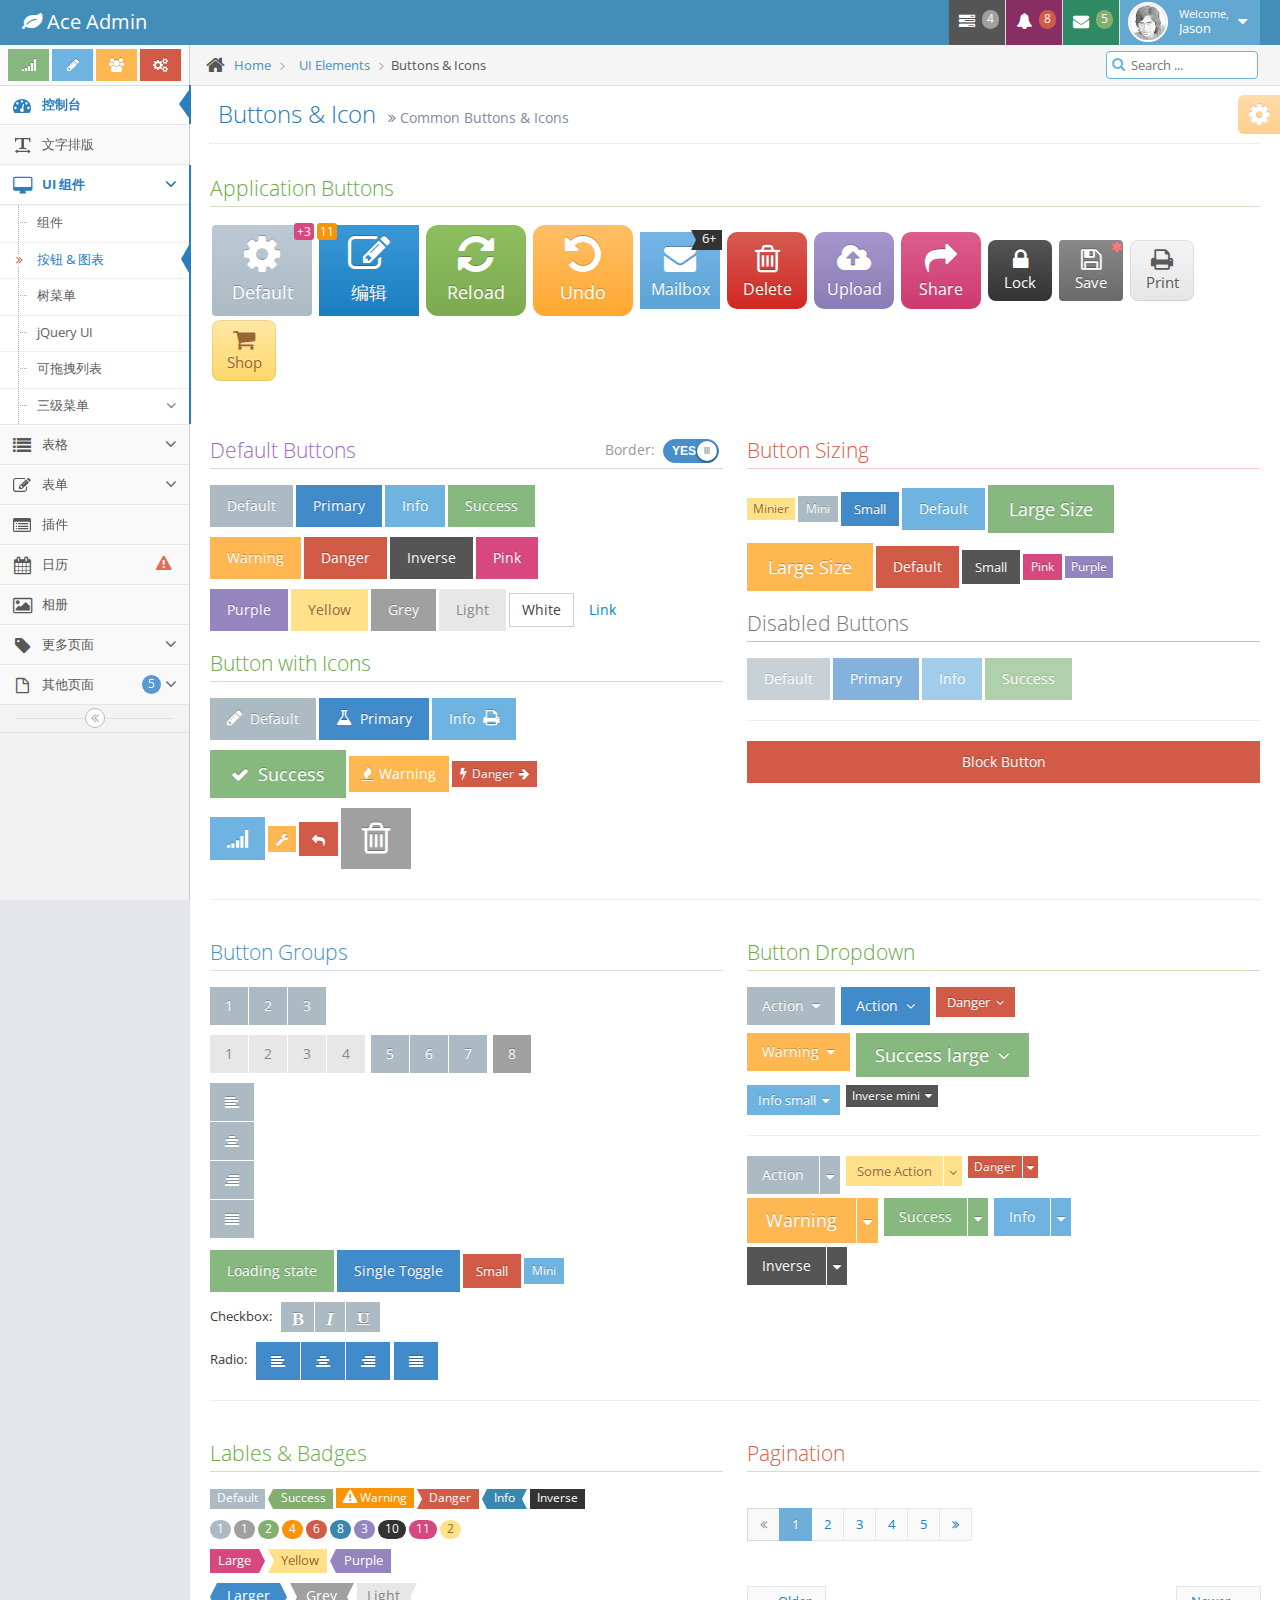
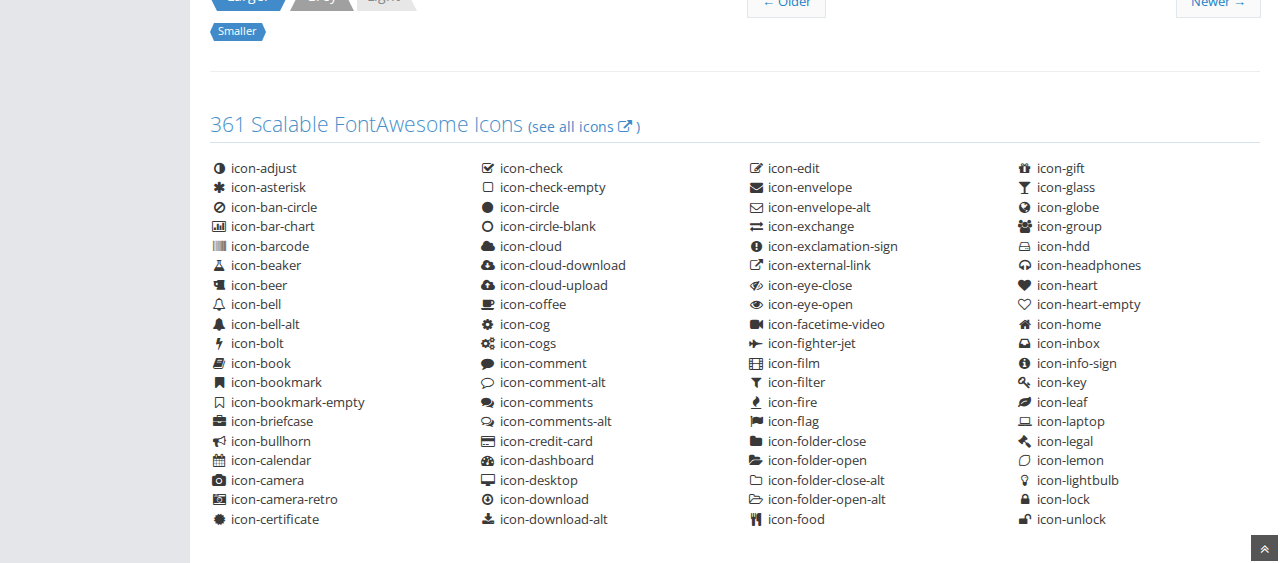
<file: ocean-resource/src/main/webapp/bootstrap/demo/buttons.html>
<!DOCTYPE html>
<html lang="en">
	<head>
		<meta charset="utf-8" />
		<title>Bootstrap按钮 &amp; Bootstrap后台管理系统模版Ace下载</title>
		<meta name="keywords" content="Bootstrap模版,Bootstrap模版下载,Bootstrap教程,Bootstrap中文" />
		<meta name="description" content="站长素材提供Bootstrap模版,Bootstrap教程,Bootstrap中文翻译等相关Bootstrap插件下载" />
		<meta name="viewport" content="width=device-width, initial-scale=1.0" />

		<!-- basic styles -->

		<link href="assets/css/bootstrap.min.css" rel="stylesheet" />
		<link rel="stylesheet" href="assets/css/font-awesome.min.css" />

		<!--[if IE 7]>
		  <link rel="stylesheet" href="assets/css/font-awesome-ie7.min.css" />
		<![endif]-->

		<!-- page specific plugin styles -->

		<!-- fonts -->

		<link rel="stylesheet" href="http://fonts.googleapis.com/css?family=Open+Sans:400,300" />

		<!-- ace styles -->

		<link rel="stylesheet" href="assets/css/ace.min.css" />
		<link rel="stylesheet" href="assets/css/ace-rtl.min.css" />
		<link rel="stylesheet" href="assets/css/ace-skins.min.css" />

		<!--[if lte IE 8]>
		  <link rel="stylesheet" href="assets/css/ace-ie.min.css" />
		<![endif]-->

		<!-- inline styles related to this page -->

		<!-- ace settings handler -->

		<script src="assets/js/ace-extra.min.js"></script>

		<!-- HTML5 shim and Respond.js IE8 support of HTML5 elements and media queries -->

		<!--[if lt IE 9]>
		<script src="assets/js/html5shiv.js"></script>
		<script src="assets/js/respond.min.js"></script>
		<![endif]-->
	</head>

	<body>
		<div class="navbar navbar-default" id="navbar">
			<script type="text/javascript">
				try{ace.settings.check('navbar' , 'fixed')}catch(e){}
			</script>

			<div class="navbar-container" id="navbar-container">
				<div class="navbar-header pull-left">
					<a href="#" class="navbar-brand">
						<small>
							<i class="icon-leaf"></i>
							Ace Admin
						</small>
					</a><!-- /.brand -->
				</div><!-- /.navbar-header -->

				<div class="navbar-header pull-right" role="navigation">
					<ul class="nav ace-nav">
						<li class="grey">
							<a data-toggle="dropdown" class="dropdown-toggle" href="#">
								<i class="icon-tasks"></i>
								<span class="badge badge-grey">4</span>
							</a>

							<ul class="pull-right dropdown-navbar dropdown-menu dropdown-caret dropdown-close">
								<li class="dropdown-header">
									<i class="icon-ok"></i>
									4 Tasks to complete
								</li>

								<li>
									<a href="#">
										<div class="clearfix">
											<span class="pull-left">Software Update</span>
											<span class="pull-right">65%</span>
										</div>

										<div class="progress progress-mini ">
											<div style="width:65%" class="progress-bar "></div>
										</div>
									</a>
								</li>

								<li>
									<a href="#">
										<div class="clearfix">
											<span class="pull-left">Hardware Upgrade</span>
											<span class="pull-right">35%</span>
										</div>

										<div class="progress progress-mini ">
											<div style="width:35%" class="progress-bar progress-bar-danger"></div>
										</div>
									</a>
								</li>

								<li>
									<a href="#">
										<div class="clearfix">
											<span class="pull-left">Unit Testing</span>
											<span class="pull-right">15%</span>
										</div>

										<div class="progress progress-mini ">
											<div style="width:15%" class="progress-bar progress-bar-warning"></div>
										</div>
									</a>
								</li>

								<li>
									<a href="#">
										<div class="clearfix">
											<span class="pull-left">Bug Fixes</span>
											<span class="pull-right">90%</span>
										</div>

										<div class="progress progress-mini progress-striped active">
											<div style="width:90%" class="progress-bar progress-bar-success"></div>
										</div>
									</a>
								</li>

								<li>
									<a href="#">
										See tasks with details
										<i class="icon-arrow-right"></i>
									</a>
								</li>
							</ul>
						</li>

						<li class="purple">
							<a data-toggle="dropdown" class="dropdown-toggle" href="#">
								<i class="icon-bell-alt icon-animated-bell"></i>
								<span class="badge badge-important">8</span>
							</a>

							<ul class="pull-right dropdown-navbar navbar-pink dropdown-menu dropdown-caret dropdown-close">
								<li class="dropdown-header">
									<i class="icon-warning-sign"></i>
									8 Notifications
								</li>

								<li>
									<a href="#">
										<div class="clearfix">
											<span class="pull-left">
												<i class="btn btn-xs no-hover btn-pink icon-comment"></i>
												New Comments
											</span>
											<span class="pull-right badge badge-info">+12</span>
										</div>
									</a>
								</li>

								<li>
									<a href="#">
										<i class="btn btn-xs btn-primary icon-user"></i>
										Bob just signed up as an editor ...
									</a>
								</li>

								<li>
									<a href="#">
										<div class="clearfix">
											<span class="pull-left">
												<i class="btn btn-xs no-hover btn-success icon-shopping-cart"></i>
												New Orders
											</span>
											<span class="pull-right badge badge-success">+8</span>
										</div>
									</a>
								</li>

								<li>
									<a href="#">
										<div class="clearfix">
											<span class="pull-left">
												<i class="btn btn-xs no-hover btn-info icon-twitter"></i>
												Followers
											</span>
											<span class="pull-right badge badge-info">+11</span>
										</div>
									</a>
								</li>

								<li>
									<a href="#">
										See all notifications
										<i class="icon-arrow-right"></i>
									</a>
								</li>
							</ul>
						</li>

						<li class="green">
							<a data-toggle="dropdown" class="dropdown-toggle" href="#">
								<i class="icon-envelope icon-animated-vertical"></i>
								<span class="badge badge-success">5</span>
							</a>

							<ul class="pull-right dropdown-navbar dropdown-menu dropdown-caret dropdown-close">
								<li class="dropdown-header">
									<i class="icon-envelope-alt"></i>
									5 Messages
								</li>

								<li>
									<a href="#">
										<img src="assets/avatars/avatar.png" class="msg-photo" alt="Alex's Avatar" />
										<span class="msg-body">
											<span class="msg-title">
												<span class="blue">Alex:</span>
												Ciao sociis natoque penatibus et auctor ...
											</span>

											<span class="msg-time">
												<i class="icon-time"></i>
												<span>a moment ago</span>
											</span>
										</span>
									</a>
								</li>

								<li>
									<a href="#">
										<img src="assets/avatars/avatar3.png" class="msg-photo" alt="Susan's Avatar" />
										<span class="msg-body">
											<span class="msg-title">
												<span class="blue">Susan:</span>
												Vestibulum id ligula porta felis euismod ...
											</span>

											<span class="msg-time">
												<i class="icon-time"></i>
												<span>20 minutes ago</span>
											</span>
										</span>
									</a>
								</li>

								<li>
									<a href="#">
										<img src="assets/avatars/avatar4.png" class="msg-photo" alt="Bob's Avatar" />
										<span class="msg-body">
											<span class="msg-title">
												<span class="blue">Bob:</span>
												Nullam quis risus eget urna mollis ornare ...
											</span>

											<span class="msg-time">
												<i class="icon-time"></i>
												<span>3:15 pm</span>
											</span>
										</span>
									</a>
								</li>

								<li>
									<a href="inbox.html">
										See all messages
										<i class="icon-arrow-right"></i>
									</a>
								</li>
							</ul>
						</li>

						<li class="light-blue">
							<a data-toggle="dropdown" href="#" class="dropdown-toggle">
								<img class="nav-user-photo" src="assets/avatars/user.jpg" alt="Jason's Photo" />
								<span class="user-info">
									<small>Welcome,</small>
									Jason
								</span>

								<i class="icon-caret-down"></i>
							</a>

							<ul class="user-menu pull-right dropdown-menu dropdown-yellow dropdown-caret dropdown-close">
								<li>
									<a href="#">
										<i class="icon-cog"></i>
										Settings
									</a>
								</li>

								<li>
									<a href="#">
										<i class="icon-user"></i>
										Profile
									</a>
								</li>

								<li class="divider"></li>

								<li>
									<a href="#">
										<i class="icon-off"></i>
										Logout
									</a>
								</li>
							</ul>
						</li>
					</ul><!-- /.ace-nav -->
				</div><!-- /.navbar-header -->
			</div><!-- /.container -->
		</div>

		<div class="main-container" id="main-container">
			<script type="text/javascript">
				try{ace.settings.check('main-container' , 'fixed')}catch(e){}
			</script>

			<div class="main-container-inner">
				<a class="menu-toggler" id="menu-toggler" href="#">
					<span class="menu-text"></span>
				</a>

				<div class="sidebar" id="sidebar">
					<script type="text/javascript">
						try{ace.settings.check('sidebar' , 'fixed')}catch(e){}
					</script>

					<div class="sidebar-shortcuts" id="sidebar-shortcuts">
						<div class="sidebar-shortcuts-large" id="sidebar-shortcuts-large">
							<button class="btn btn-success">
								<i class="icon-signal"></i>
							</button>

							<button class="btn btn-info">
								<i class="icon-pencil"></i>
							</button>

							<button class="btn btn-warning">
								<i class="icon-group"></i>
							</button>

							<button class="btn btn-danger">
								<i class="icon-cogs"></i>
							</button>
						</div>

						<div class="sidebar-shortcuts-mini" id="sidebar-shortcuts-mini">
							<span class="btn btn-success"></span>

							<span class="btn btn-info"></span>

							<span class="btn btn-warning"></span>

							<span class="btn btn-danger"></span>
						</div>
					</div><!-- #sidebar-shortcuts -->

					<ul class="nav nav-list">
						<li class="active">
							<a href="index.html">
								<i class="icon-dashboard"></i>
								<span class="menu-text"> 控制台 </span>
							</a>
						</li>

						<li>
							<a href="typography.html">
								<i class="icon-text-width"></i>
								<span class="menu-text"> 文字排版 </span>
							</a>
						</li>

						<li class="active open">
							<a href="#" class="dropdown-toggle">
								<i class="icon-desktop"></i>
								<span class="menu-text"> UI 组件 </span>

								<b class="arrow icon-angle-down"></b>
							</a>

							<ul class="submenu">
								<li>
									<a href="elements.html">
										<i class="icon-double-angle-right"></i>
										组件
									</a>
								</li>

								<li class="active">
									<a href="buttons.html" class="active">
										<i class="icon-double-angle-right"></i>
										按钮 &amp; 图表
									</a>
								</li>

								<li>
									<a href="treeview.html">
										<i class="icon-double-angle-right"></i>
										树菜单
									</a>
								</li>

								<li>
									<a href="jquery-ui.html">
										<i class="icon-double-angle-right"></i>
										jQuery UI
									</a>
								</li>

								<li>
									<a href="nestable-list.html">
										<i class="icon-double-angle-right"></i>
										可拖拽列表
									</a>
								</li>

								<li>
									<a href="#" class="dropdown-toggle">
										<i class="icon-double-angle-right"></i>

										三级菜单
										<b class="arrow icon-angle-down"></b>
									</a>

									<ul class="submenu">
										<li>
											<a href="#">
												<i class="icon-leaf"></i>
												第一级
											</a>
										</li>

										<li>
											<a href="#" class="dropdown-toggle">
												<i class="icon-pencil"></i>

												第四级
												<b class="arrow icon-angle-down"></b>
											</a>

											<ul class="submenu">
												<li>
													<a href="#">
														<i class="icon-plus"></i>
														添加产品
													</a>
												</li>

												<li>
													<a href="#">
														<i class="icon-eye-open"></i>
														查看商品
													</a>
												</li>
											</ul>
										</li>
									</ul>
								</li>
							</ul>
						</li>

						<li>
							<a href="#" class="dropdown-toggle">
								<i class="icon-list"></i>
								<span class="menu-text"> 表格 </span>

								<b class="arrow icon-angle-down"></b>
							</a>

							<ul class="submenu">
								<li>
									<a href="tables.html">
										<i class="icon-double-angle-right"></i>
										简单 &amp; 动态
									</a>
								</li>

								<li>
									<a href="jqgrid.html">
										<i class="icon-double-angle-right"></i>
										jqGrid plugin
									</a>
								</li>
							</ul>
						</li>

						<li>
							<a href="#" class="dropdown-toggle">
								<i class="icon-edit"></i>
								<span class="menu-text"> 表单 </span>

								<b class="arrow icon-angle-down"></b>
							</a>

							<ul class="submenu">
								<li>
									<a href="form-elements.html">
										<i class="icon-double-angle-right"></i>
										表单组件
									</a>
								</li>

								<li>
									<a href="form-wizard.html">
										<i class="icon-double-angle-right"></i>
										向导提示 &amp; 验证
									</a>
								</li>

								<li>
									<a href="wysiwyg.html">
										<i class="icon-double-angle-right"></i>
										编辑器
									</a>
								</li>

								<li>
									<a href="dropzone.html">
										<i class="icon-double-angle-right"></i>
										文件上传
									</a>
								</li>
							</ul>
						</li>

						<li>
							<a href="widgets.html">
								<i class="icon-list-alt"></i>
								<span class="menu-text"> 插件 </span>
							</a>
						</li>

						<li>
							<a href="calendar.html">
								<i class="icon-calendar"></i>

								<span class="menu-text">
									日历
									<span class="badge badge-transparent tooltip-error" title="2&nbsp;Important&nbsp;Events">
										<i class="icon-warning-sign red bigger-130"></i>
									</span>
								</span>
							</a>
						</li>

						<li>
							<a href="gallery.html">
								<i class="icon-picture"></i>
								<span class="menu-text"> 相册 </span>
							</a>
						</li>

						<li>
							<a href="#" class="dropdown-toggle">
								<i class="icon-tag"></i>
								<span class="menu-text"> 更多页面 </span>

								<b class="arrow icon-angle-down"></b>
							</a>

							<ul class="submenu">
								<li>
									<a href="profile.html">
										<i class="icon-double-angle-right"></i>
										用户信息
									</a>
								</li>

								<li>
									<a href="inbox.html">
										<i class="icon-double-angle-right"></i>
										收件箱
									</a>
								</li>

								<li>
									<a href="pricing.html">
										<i class="icon-double-angle-right"></i>
										售价单
									</a>
								</li>

								<li>
									<a href="invoice.html">
										<i class="icon-double-angle-right"></i>
										购物车
									</a>
								</li>

								<li>
									<a href="timeline.html">
										<i class="icon-double-angle-right"></i>
										时间轴
									</a>
								</li>

								<li>
									<a href="login.html">
										<i class="icon-double-angle-right"></i>
										登录 &amp; 注册
									</a>
								</li>
							</ul>
						</li>

						<li>
							<a href="#" class="dropdown-toggle">
								<i class="icon-file-alt"></i>

								<span class="menu-text">
									其他页面
									<span class="badge badge-primary ">5</span>
								</span>

								<b class="arrow icon-angle-down"></b>
							</a>

							<ul class="submenu">
								<li>
									<a href="faq.html">
										<i class="icon-double-angle-right"></i>
										帮助
									</a>
								</li>

								<li>
									<a href="error-404.html">
										<i class="icon-double-angle-right"></i>
										404错误页面
									</a>
								</li>

								<li>
									<a href="error-500.html">
										<i class="icon-double-angle-right"></i>
										500错误页面
									</a>
								</li>

								<li>
									<a href="grid.html">
										<i class="icon-double-angle-right"></i>
										网格
									</a>
								</li>

								<li>
									<a href="blank.html">
										<i class="icon-double-angle-right"></i>
										空白页面
									</a>
								</li>
							</ul>
						</li>
					</ul><!-- /.nav-list -->

					<div class="sidebar-collapse" id="sidebar-collapse">
						<i class="icon-double-angle-left" data-icon1="icon-double-angle-left" data-icon2="icon-double-angle-right"></i>
					</div>

					<script type="text/javascript">
						try{ace.settings.check('sidebar' , 'collapsed')}catch(e){}
					</script>
				</div>

				<div class="main-content">
					<div class="breadcrumbs" id="breadcrumbs">
						<script type="text/javascript">
							try{ace.settings.check('breadcrumbs' , 'fixed')}catch(e){}
						</script>

						<ul class="breadcrumb">
							<li>
								<i class="icon-home home-icon"></i>
								<a href="#">Home</a>
							</li>

							<li>
								<a href="#">UI Elements</a>
							</li>
							<li class="active">Buttons &amp; Icons</li>
						</ul><!-- .breadcrumb -->

						<div class="nav-search" id="nav-search">
							<form class="form-search">
								<span class="input-icon">
									<input type="text" placeholder="Search ..." class="nav-search-input" id="nav-search-input" autocomplete="off" />
									<i class="icon-search nav-search-icon"></i>
								</span>
							</form>
						</div><!-- #nav-search -->
					</div>

					<div class="page-content">
						<div class="page-header">
							<h1>
								Buttons &amp; Icon
								<small>
									<i class="icon-double-angle-right"></i>
									Common Buttons &amp; Icons
								</small>
							</h1>
						</div><!-- /.page-header -->

						<div class="row">
							<div class="col-xs-12">
								<!-- PAGE CONTENT BEGINS -->

								<div class="row">
									<div class="col-xs-12">
										<h3 class="header smaller lighter green">Application Buttons</h3>

										<p>
											<a href="#" class="btn btn-default btn-app radius-4">
												<i class="icon-cog bigger-230"></i>
												Default
												<span class="badge badge-pink">+3</span>
											</a>

											<a href="#" class="btn btn-app btn-primary no-radius">
												<i class="icon-edit bigger-230"></i>
												编辑
												<span class="badge badge-warning badge-left">11</span>
											</a>

											<a href="#" class="btn btn-app btn-success">
												<i class="icon-refresh bigger-230"></i>
												Reload
											</a>

											<button class="btn btn-app btn-warning">
												<i class="icon-undo bigger-230"></i>
												Undo
											</button>

											<a href="#" class="btn btn-app btn-info btn-sm no-radius">
												<i class="icon-envelope bigger-200"></i>
												Mailbox
												<span class="label label-inverse arrowed-in">6+</span>
											</a>

											<button class="btn btn-app btn-danger btn-sm">
												<i class="icon-trash bigger-200"></i>
												Delete
											</button>

											<button class="btn btn-app btn-purple btn-sm">
												<i class="icon-cloud-upload bigger-200"></i>
												Upload
											</button>

											<button class="btn btn-app btn-pink btn-sm">
												<i class="icon-share-alt bigger-200"></i>
												Share
											</button>

											<button class="btn btn-app btn-inverse btn-xs">
												<i class="icon-lock bigger-160"></i>
												Lock
											</button>

											<button class="btn btn-app btn-grey btn-xs radius-4">
												<i class="icon-save bigger-160"></i>

												Save
												<span class="badge badge-transparent">
													<i class="light-red icon-asterisk"></i>
												</span>
											</button>

											<button class="btn btn-app btn-light btn-xs">
												<i class="icon-print bigger-160"></i>
												Print
											</button>

											<a href="#" class="btn btn-app btn-yellow btn-xs">
												<i class="icon-shopping-cart bigger-160"></i>
												Shop
											</a>
										</p>
									</div>
								</div>

								<div class="space"></div>

								<div class="row">
									<div class="col-sm-6" id="default-buttons">
										<h3 class="row-fluid header smaller lighter purple">
											<span class="span7"> Default Buttons </span><!-- /span -->

											<span class="span5">
												<label class="pull-right inline">
													<small class="muted">Border:</small>

													<input id="id-button-borders" checked="" type="checkbox" class="ace ace-switch ace-switch-5" />
													<span class="lbl"></span>
												</label>
											</span><!-- /span -->
										</h3>

										<p>
											<button class="btn">Default </button>
											<button class="btn btn-primary">Primary</button>
											<button class="btn btn-info">Info</button>
											<button class="btn btn-success">Success</button>
										</p>

										<p>
											<button class="btn btn-warning">Warning</button>
											<button class="btn btn-danger">Danger</button>
											<button class="btn btn-inverse">Inverse</button>
											<button class="btn btn-pink">Pink</button>
										</p>

										<p>
											<button class="btn btn-purple">Purple</button>
											<button class="btn btn-yellow">Yellow</button>
											<button class="btn btn-grey">Grey</button>
											<button class="btn btn-light">Light</button>
											<button class="btn btn-white">White</button>
											<button class="btn btn-link">Link</button>
										</p>
										<h3 class="header smaller lighter green">Button with Icons</h3>

										<p>
											<button class="btn">
												<i class="icon-pencil align-top bigger-125"></i>
												Default
											</button>

											<button class="btn btn-primary">
												<i class="icon-beaker align-top bigger-125"></i>
												Primary
											</button>

											<button class="btn btn-info">
												Info
												<i class="icon-print  align-top bigger-125 icon-on-right"></i>
											</button>
										</p>

										<p>
											<button class="btn btn-lg btn-success">
												<i class="icon-ok"></i>
												Success
											</button>

											<button class="btn btn-sm btn-warning">
												<i class="icon-fire bigger-110"></i>
												<span class="bigger-110 no-text-shadow">Warning</span>
											</button>

											<button class="btn btn-xs btn-danger">
												<i class="icon-bolt bigger-110"></i>

												Danger
												<i class="icon-arrow-right icon-on-right"></i>
											</button>
										</p>

										<p>
											<button class="btn btn-info">
												<i class="icon-signal icon-only bigger-150"></i>
											</button>

											<button class="btn btn-warning btn-xs">
												<i class="icon-wrench  bigger-110 icon-only"></i>
											</button>

											<button class="btn btn-danger btn-sm">
												<i class="icon-reply icon-only"></i>
											</button>

											<button class="btn btn-grey btn-lg">
												<i class="icon-trash icon-2x icon-only"></i>
											</button>
										</p>
									</div><!-- /span -->

									<div class="col-sm-6">
										<h3 class="header smaller lighter red">Button Sizing</h3>

										<p>
											<button class="btn btn-minier btn-yellow">Minier</button>
											<button class="btn btn-xs">Mini</button>
											<button class="btn btn-sm btn-primary">Small</button>
											<button class="btn btn-info">Default</button>
											<button class="btn btn-lg btn-success">Large Size</button>
										</p>

										<p>
											<button class="btn btn-warning btn-lg">Large Size</button>
											<button class="btn btn-danger">Default</button>
											<button class="btn btn-sm btn-inverse">Small</button>
											<button class="btn btn-xs btn-pink">Pink</button>
											<button class="btn btn-minier btn-purple">Purple</button>
										</p>
										<h3 class="header smaller lighter grey">Disabled Buttons</h3>

										<p>
											<button class="btn disabled">Default </button>
											<button class="btn disabled btn-primary">Primary</button>
											<button class="btn disabled btn-info">Info</button>
											<button class="btn disabled btn-success">Success</button>
										</p>

										<hr />
										<p>
											<button class="btn btn-danger btn-block">Block Button</button>
										</p>
									</div><!-- /span -->
								</div><!-- /row -->

								<hr />
								<div class="row">
									<div class="col-sm-6">
										<h3 class="header smaller lighter blue">Button Groups</h3>

										<p></p>
										<div class="btn-group">
											<button class="btn">1</button>
											<button class="btn">2</button>
											<button class="btn">3</button>
										</div>
										

										<p></p>
										<div class="btn-toolbar">
											<div class="btn-group">
												<button class="btn btn-light">1</button>
												<button class="btn btn-light">2</button>
												<button class="btn btn-light">3</button>
												<button class="btn btn-light">4</button>
											</div>

											<div class="btn-group">
												<button class="btn">5</button>
												<button class="btn">6</button>
												<button class="btn">7</button>
											</div>

											<div class="btn-group">
												<button class="btn btn-grey">8</button>
											</div>
										</div>
										

										<p></p>
										<div class="btn-group btn-group-vertical">
											<button class="btn" type="button">
												<i class="icon-only icon-align-left"></i>
											</button>

											<button class="btn" type="button">
												<i class="icon-only icon-align-center"></i>
											</button>

											<button class="btn" type="button">
												<i class="icon-only icon-align-right"></i>
											</button>

											<button class="btn" type="button">
												<i class="icon-only icon-align-justify"></i>
											</button>
										</div>

										<div class="space-6"></div>
										

										<p>
											<button id="loading-btn" type="button" class="btn btn-success" data-loading-text="Loading...">Loading state</button>
											<button type="button" class="btn btn-primary" data-toggle="button">Single Toggle</button>
											<button type="button" class="btn btn-sm btn-danger" data-toggle="button">Small</button>
											<button type="button" class="btn btn-xs btn-info" data-toggle="button">Mini</button>
										</p>

										<p></p>
										<div>
											<span>Checkbox: &nbsp;</span>

											<div data-toggle="buttons" class="btn-group">
												<label class="btn btn-sm">
													<input type="checkbox" value="1" />
													<i class="icon-only icon-bold bigger-110"></i>
												</label>

												<label class="btn btn-sm">
													<input type="checkbox" value="2" />
													<i class="icon-only icon-italic bigger-110"></i>
												</label>

												<label class="btn btn-sm">
													<input type="checkbox" value="3" />
													<i class="icon-only icon-underline bigger-110"></i>
												</label>
											</div>
										</div>
										

										<p></p>
										<div>
											<span>Radio: &nbsp;</span>

											<div data-toggle="buttons" class="btn-group">
												<label class="btn btn-primary">
													<input type="radio" value="1" />
													<i class="icon-only icon-align-left"></i>
												</label>
												
												<label class="btn btn-primary">
													<input type="radio" value="2" />
													<i class="icon-only icon-align-center"></i>
												</label>
											
												<label class="btn btn-primary">
													<input type="radio" value="3" />
													<i class="icon-only icon-align-right"></i>
												</label>
											</div>

											<label class="btn btn-primary" data-toggle="button">
												<i class="icon-only icon-align-justify"></i>
											</label>
										</div>
										
									</div><!-- /span -->

									<div class="col-sm-6">
										<h3 class="header smaller lighter green">Button Dropdown</h3>

										<p></p>
										<div class="btn-toolbar">
											<div class="btn-group">
												<button data-toggle="dropdown" class="btn dropdown-toggle">
													Action
													<span class="icon-caret-down icon-on-right"></span>
												</button>

												<ul class="dropdown-menu dropdown-default">
													<li>
														<a href="#">Action</a>
													</li>

													<li>
														<a href="#">Another action</a>
													</li>

													<li>
														<a href="#">Something else here</a>
													</li>

													<li class="divider"></li>

													<li>
														<a href="#">Separated link</a>
													</li>
												</ul>
											</div><!-- /btn-group -->

											<div class="btn-group">
												<button data-toggle="dropdown" class="btn btn-primary dropdown-toggle">
													Action
													<i class="icon-angle-down icon-on-right"></i>
												</button>

												<ul class="dropdown-menu">
													<li>
														<a href="#">Action</a>
													</li>

													<li>
														<a href="#">Another action</a>
													</li>

													<li>
														<a href="#">Something else here</a>
													</li>

													<li class="divider"></li>

													<li>
														<a href="#">Separated link</a>
													</li>
												</ul>
											</div><!-- /btn-group -->

											<div class="btn-group">
												<button data-toggle="dropdown" class="btn btn-sm btn-danger dropdown-toggle">
													Danger
													<i class="icon-angle-down icon-on-right"></i>
												</button>

												<ul class="dropdown-menu dropdown-danger">
													<li>
														<a href="#">Action</a>
													</li>

													<li>
														<a href="#">Another action</a>
													</li>

													<li>
														<a href="#">Something else here</a>
													</li>

													<li class="divider"></li>

													<li>
														<a href="#">Separated link</a>
													</li>
												</ul>
											</div><!-- /btn-group -->
										</div>

										<div class="space-4"></div>

										<div class="btn-toolbar">
											<div class="btn-group">
												<button data-toggle="dropdown" class="btn btn-warning dropdown-toggle">
													Warning
													<span class="icon-caret-down icon-on-right"></span>
												</button>

												<ul class="dropdown-menu dropdown-warning">
													<li>
														<a href="#">Action</a>
													</li>

													<li>
														<a href="#">Another action</a>
													</li>

													<li>
														<a href="#">Something else here</a>
													</li>

													<li class="divider"></li>

													<li>
														<a href="#">Separated link</a>
													</li>
												</ul>
											</div><!-- /btn-group -->

											<div class="btn-group">
												<button data-toggle="dropdown" class="btn btn-success btn-lg dropdown-toggle">
													Success large
													<i class="icon-angle-down icon-on-right"></i>
												</button>

												<ul class="dropdown-menu dropdown-success pull-right">
													<li>
														<a href="#">Action</a>
													</li>

													<li>
														<a href="#">Another action</a>
													</li>

													<li>
														<a href="#">Something else here</a>
													</li>

													<li class="divider"></li>

													<li>
														<a href="#">Separated link</a>
													</li>
												</ul>
											</div><!-- /btn-group -->
										</div>

										<div class="space-4"></div>

										<div class="btn-toolbar">
											<div class="btn-group">
												<button data-toggle="dropdown" class="btn btn-info btn-sm dropdown-toggle">
													Info small
													<span class="icon-caret-down icon-on-right"></span>
												</button>

												<ul class="dropdown-menu dropdown-info pull-right">
													<li>
														<a href="#">Action</a>
													</li>

													<li>
														<a href="#">Another action</a>
													</li>

													<li>
														<a href="#">Something else here</a>
													</li>

													<li class="divider"></li>

													<li>
														<a href="#">Separated link</a>
													</li>
												</ul>
											</div><!-- /btn-group -->

											<div class="btn-group">
												<button data-toggle="dropdown" class="btn btn-inverse btn-xs dropdown-toggle">
													Inverse mini
													<span class="icon-caret-down icon-on-right"></span>
												</button>

												<ul class="dropdown-menu dropdown-inverse">
													<li>
														<a href="#">Action</a>
													</li>

													<li>
														<a href="#">Another action</a>
													</li>

													<li>
														<a href="#">Something else here</a>
													</li>

													<li class="divider"></li>

													<li>
														<a href="#">Separated link</a>
													</li>
												</ul>
											</div><!-- /btn-group -->
										</div>

										<hr />
										

										<p></p>
										<div class="btn-toolbar">
											<div class="btn-group">
												<button class="btn">Action</button>

												<button data-toggle="dropdown" class="btn dropdown-toggle">
													<span class="icon-caret-down icon-only"></span>
												</button>

												<ul class="dropdown-menu">
													<li>
														<a href="#">Action</a>
													</li>

													<li>
														<a href="#">Another action</a>
													</li>

													<li>
														<a href="#">Something else here</a>
													</li>

													<li class="divider"></li>

													<li>
														<a href="#">Separated link</a>
													</li>
												</ul>
											</div><!-- /btn-group -->

											<div class="btn-group">
												<button class="btn btn-sm btn-yellow">Some Action</button>

												<button data-toggle="dropdown" class="btn btn-sm btn-yellow dropdown-toggle">
													<i class="icon-angle-down icon-only"></i>
												</button>

												<ul class="dropdown-menu dropdown-yellow">
													<li>
														<a href="#">Action</a>
													</li>

													<li>
														<a href="#">Another action</a>
													</li>

													<li>
														<a href="#">Something else here</a>
													</li>

													<li class="divider"></li>

													<li>
														<a href="#">Separated link</a>
													</li>
												</ul>
											</div><!-- /btn-group -->

											<div class="btn-group dropup">
												<button class="btn btn-xs btn-danger">Danger</button>

												<button data-toggle="dropdown" class="btn btn-xs btn-danger dropdown-toggle">
													<span class="icon-caret-down icon-only"></span>
												</button>

												<ul class="dropdown-menu dropdown-danger">
													<li>
														<a href="#">Action</a>
													</li>

													<li>
														<a href="#">Another action</a>
													</li>

													<li>
														<a href="#">Something else here</a>
													</li>

													<li class="divider"></li>

													<li>
														<a href="#">Separated link</a>
													</li>
												</ul>
											</div><!-- /btn-group -->
										</div>

										<div class="space-2"></div>

										<div class="btn-toolbar">
											<div class="btn-group">
												<button class="btn btn-lg btn-warning">Warning</button>

												<button data-toggle="dropdown" class="btn btn-lg btn-warning dropdown-toggle">
													<span class="icon-caret-down icon-only smaller-90"></span>
												</button>

												<ul class="dropdown-menu dropdown-warning">
													<li>
														<a href="#">Action</a>
													</li>

													<li>
														<a href="#">Another action</a>
													</li>

													<li>
														<a href="#">Something else here</a>
													</li>

													<li class="divider"></li>

													<li>
														<a href="#">Separated link</a>
													</li>
												</ul>
											</div><!-- /btn-group -->

											<div class="btn-group">
												<button class="btn btn-success">Success</button>

												<button data-toggle="dropdown" class="btn btn-success dropdown-toggle">
													<span class="icon-caret-down icon-only"></span>
												</button>

												<ul class="dropdown-menu dropdown-success">
													<li>
														<a href="#">Action</a>
													</li>

													<li>
														<a href="#">Another action</a>
													</li>

													<li>
														<a href="#">Something else here</a>
													</li>

													<li class="divider"></li>

													<li>
														<a href="#">Separated link</a>
													</li>
												</ul>
											</div><!-- /btn-group -->

											<div class="btn-group">
												<button class="btn btn-info">Info</button>

												<button data-toggle="dropdown" class="btn btn-info dropdown-toggle">
													<span class="icon-caret-down icon-only"></span>
												</button>

												<ul class="dropdown-menu dropdown-info pull-right">
													<li>
														<a href="#">Action</a>
													</li>

													<li>
														<a href="#">Another action</a>
													</li>

													<li>
														<a href="#">Something else here</a>
													</li>

													<li class="divider"></li>

													<li>
														<a href="#">Separated link</a>
													</li>
												</ul>
											</div><!-- /btn-group -->
										</div>

										<div class="space-2"></div>

										<div class="btn-toolbar">
											<div class="btn-group">
												<button class="btn btn-inverse">Inverse</button>

												<button data-toggle="dropdown" class="btn btn-inverse dropdown-toggle">
													<span class="icon-caret-down icon-only"></span>
												</button>

												<ul class="dropdown-menu dropdown-inverse">
													<li>
														<a href="#">Action</a>
													</li>

													<li>
														<a href="#">Another action</a>
													</li>

													<li>
														<a href="#">Something else here</a>
													</li>

													<li class="divider"></li>

													<li>
														<a href="#">Separated link</a>
													</li>
												</ul>
											</div><!-- /btn-group -->
										</div>
										
									</div><!-- /span -->
								</div><!-- /row -->

								<hr />
								<div class="row">
									<div class="col-sm-6">
										<h3 class="header smaller lighter green">Lables & Badges</h3>

										<p>
											<span class="label">Default</span>
											<span class="label label-success arrowed">Success</span>

											<span class="label label-warning">
												<i class="icon-warning-sign bigger-120"></i>
												Warning
											</span>
											<span class="label label-danger arrowed-in">Danger</span>
											<span class="label label-info arrowed-in-right arrowed">Info</span>
											<span class="label label-inverse">Inverse</span>
										</p>

										<p>
											<span class="badge">1</span>
											<span class="badge badge-grey">1</span>
											<span class="badge badge-success">2</span>
											<span class="badge badge-warning">4</span>
											<span class="badge badge-danger">6</span>
											<span class="badge badge-info">8</span>
											<span class="badge badge-purple">3</span>
											<span class="badge badge-inverse">10</span>
											<span class="badge badge-pink">11</span>
											<span class="badge badge-yellow">2</span>
										</p>

										<p>
											<span class="label label-lg label-pink arrowed-right">Large</span>
											<span class="label label-lg label-yellow arrowed-in">Yellow</span>
											<span class="label label-lg label-purple arrowed">Purple</span>
										</p>

										<p>
											<span class="label label-xlg label-primary arrowed arrowed-right">Larger</span>
											<span class="label label-xlg label-grey arrowed-in-right arrowed-in">Grey</span>
											<span class="label label-xlg label-light arrowed-in-right">Light</span>
										</p>

										<p>
											<span class="label label-sm label-primary arrowed arrowed-right">Smaller</span>
										</p>
									</div><!-- /span -->

									<div class="col-sm-6">
										<h3 class="header smaller lighter red">Pagination</h3>

										<div>
											<ul class="pagination">
												<li class="disabled">
													<a href="#">
														<i class="icon-double-angle-left"></i>
													</a>
												</li>

												<li class="active">
													<a href="#">1</a>
												</li>

												<li>
													<a href="#">2</a>
												</li>

												<li>
													<a href="#">3</a>
												</li>

												<li>
													<a href="#">4</a>
												</li>

												<li>
													<a href="#">5</a>
												</li>

												<li>
													<a href="#">
														<i class="icon-double-angle-right"></i>
													</a>
												</li>
											</ul>
										</div>

										<p></p>
										<ul class="pager">
											<li class="previous">
												<a href="#">&larr; Older</a>
											</li>

											<li class="next">
												<a href="#">Newer &rarr;</a>
											</li>
										</ul>
										
									</div><!-- /span -->
								</div><!-- /row -->

								<hr />
								<div class="row">
									<div class="col-xs-12">
										<h3 class="header smaller lighter blue">
											361 Scalable FontAwesome Icons
											<small>
												<a href="http://fontawesome.io/icons/" target="_blank">
													(see all icons
													<i class="icon-external-link"></i>
													)
												</a>
											</small>
										</h3>
									</div>

									<div class="col-xs-6 col-sm-3">
										<ul class="list-unstyled">
											<li>
												<i class="icon-adjust"></i>
												icon-adjust
											</li>

											<li>
												<i class="icon-asterisk"></i>
												icon-asterisk
											</li>

											<li>
												<i class="icon-ban-circle"></i>
												icon-ban-circle
											</li>

											<li>
												<i class="icon-bar-chart"></i>
												icon-bar-chart
											</li>

											<li>
												<i class="icon-barcode"></i>
												icon-barcode
											</li>

											<li>
												<i class="icon-beaker"></i>
												icon-beaker
											</li>

											<li>
												<i class="icon-beer"></i>
												icon-beer
											</li>

											<li>
												<i class="icon-bell"></i>
												icon-bell
											</li>

											<li>
												<i class="icon-bell-alt"></i>
												icon-bell-alt
											</li>

											<li>
												<i class="icon-bolt"></i>
												icon-bolt
											</li>

											<li>
												<i class="icon-book"></i>
												icon-book
											</li>

											<li>
												<i class="icon-bookmark"></i>
												icon-bookmark
											</li>

											<li>
												<i class="icon-bookmark-empty"></i>
												icon-bookmark-empty
											</li>

											<li>
												<i class="icon-briefcase"></i>
												icon-briefcase
											</li>

											<li>
												<i class="icon-bullhorn"></i>
												icon-bullhorn
											</li>

											<li>
												<i class="icon-calendar"></i>
												icon-calendar
											</li>

											<li>
												<i class="icon-camera"></i>
												icon-camera
											</li>

											<li>
												<i class="icon-camera-retro"></i>
												icon-camera-retro
											</li>

											<li>
												<i class="icon-certificate"></i>
												icon-certificate
											</li>
										</ul>
									</div>

									<div class="col-xs-6 col-sm-3">
										<ul class="list-unstyled">
											<li>
												<i class="icon-check"></i>
												icon-check
											</li>

											<li>
												<i class="icon-check-empty"></i>
												icon-check-empty
											</li>

											<li>
												<i class="icon-circle"></i>
												icon-circle
											</li>

											<li>
												<i class="icon-circle-blank"></i>
												icon-circle-blank
											</li>

											<li>
												<i class="icon-cloud"></i>
												icon-cloud
											</li>

											<li>
												<i class="icon-cloud-download"></i>
												icon-cloud-download
											</li>

											<li>
												<i class="icon-cloud-upload"></i>
												icon-cloud-upload
											</li>

											<li>
												<i class="icon-coffee"></i>
												icon-coffee
											</li>

											<li>
												<i class="icon-cog"></i>
												icon-cog
											</li>

											<li>
												<i class="icon-cogs"></i>
												icon-cogs
											</li>

											<li>
												<i class="icon-comment"></i>
												icon-comment
											</li>

											<li>
												<i class="icon-comment-alt"></i>
												icon-comment-alt
											</li>

											<li>
												<i class="icon-comments"></i>
												icon-comments
											</li>

											<li>
												<i class="icon-comments-alt"></i>
												icon-comments-alt
											</li>

											<li>
												<i class="icon-credit-card"></i>
												icon-credit-card
											</li>

											<li>
												<i class="icon-dashboard"></i>
												icon-dashboard
											</li>

											<li>
												<i class="icon-desktop"></i>
												icon-desktop
											</li>

											<li>
												<i class="icon-download"></i>
												icon-download
											</li>

											<li>
												<i class="icon-download-alt"></i>
												icon-download-alt
											</li>
										</ul>
									</div>

									<div class="col-xs-6 col-sm-3">
										<ul class="list-unstyled">
											<li>
												<i class="icon-edit"></i>
												icon-edit
											</li>

											<li>
												<i class="icon-envelope"></i>
												icon-envelope
											</li>

											<li>
												<i class="icon-envelope-alt"></i>
												icon-envelope-alt
											</li>

											<li>
												<i class="icon-exchange"></i>
												icon-exchange
											</li>

											<li>
												<i class="icon-exclamation-sign"></i>
												icon-exclamation-sign
											</li>

											<li>
												<i class="icon-external-link"></i>
												icon-external-link
											</li>

											<li>
												<i class="icon-eye-close"></i>
												icon-eye-close
											</li>

											<li>
												<i class="icon-eye-open"></i>
												icon-eye-open
											</li>

											<li>
												<i class="icon-facetime-video"></i>
												icon-facetime-video
											</li>

											<li>
												<i class="icon-fighter-jet"></i>
												icon-fighter-jet
											</li>

											<li>
												<i class="icon-film"></i>
												icon-film
											</li>

											<li>
												<i class="icon-filter"></i>
												icon-filter
											</li>

											<li>
												<i class="icon-fire"></i>
												icon-fire
											</li>

											<li>
												<i class="icon-flag"></i>
												icon-flag
											</li>

											<li>
												<i class="icon-folder-close"></i>
												icon-folder-close
											</li>

											<li>
												<i class="icon-folder-open"></i>
												icon-folder-open
											</li>

											<li>
												<i class="icon-folder-close-alt"></i>
												icon-folder-close-alt
											</li>

											<li>
												<i class="icon-folder-open-alt"></i>
												icon-folder-open-alt
											</li>

											<li>
												<i class="icon-food"></i>
												icon-food
											</li>
										</ul>
									</div>

									<div class="col-xs-6 col-sm-3">
										<ul class="list-unstyled">
											<li>
												<i class="icon-gift"></i>
												icon-gift
											</li>

											<li>
												<i class="icon-glass"></i>
												icon-glass
											</li>

											<li>
												<i class="icon-globe"></i>
												icon-globe
											</li>

											<li>
												<i class="icon-group"></i>
												icon-group
											</li>

											<li>
												<i class="icon-hdd"></i>
												icon-hdd
											</li>

											<li>
												<i class="icon-headphones"></i>
												icon-headphones
											</li>

											<li>
												<i class="icon-heart"></i>
												icon-heart
											</li>

											<li>
												<i class="icon-heart-empty"></i>
												icon-heart-empty
											</li>

											<li>
												<i class="icon-home"></i>
												icon-home
											</li>

											<li>
												<i class="icon-inbox"></i>
												icon-inbox
											</li>

											<li>
												<i class="icon-info-sign"></i>
												icon-info-sign
											</li>

											<li>
												<i class="icon-key"></i>
												icon-key
											</li>

											<li>
												<i class="icon-leaf"></i>
												icon-leaf
											</li>

											<li>
												<i class="icon-laptop"></i>
												icon-laptop
											</li>

											<li>
												<i class="icon-legal"></i>
												icon-legal
											</li>

											<li>
												<i class="icon-lemon"></i>
												icon-lemon
											</li>

											<li>
												<i class="icon-lightbulb"></i>
												icon-lightbulb
											</li>

											<li>
												<i class="icon-lock"></i>
												icon-lock
											</li>

											<li>
												<i class="icon-unlock"></i>
												icon-unlock
											</li>
										</ul>
									</div>
								</div>

								<!-- PAGE CONTENT ENDS -->
							</div><!-- /.col -->
						</div><!-- /.row -->
					</div><!-- /.page-content -->
				</div><!-- /.main-content -->

				<div class="ace-settings-container" id="ace-settings-container">
					<div class="btn btn-app btn-xs btn-warning ace-settings-btn" id="ace-settings-btn">
						<i class="icon-cog bigger-150"></i>
					</div>

					<div class="ace-settings-box" id="ace-settings-box">
						<div>
							<div class="pull-left">
								<select id="skin-colorpicker" class="hide">
									<option data-skin="default" value="#438EB9">#438EB9</option>
									<option data-skin="skin-1" value="#222A2D">#222A2D</option>
									<option data-skin="skin-2" value="#C6487E">#C6487E</option>
									<option data-skin="skin-3" value="#D0D0D0">#D0D0D0</option>
								</select>
							</div>
							<span>&nbsp; Choose Skin</span>
						</div>

						<div>
							<input type="checkbox" class="ace ace-checkbox-2" id="ace-settings-navbar" />
							<label class="lbl" for="ace-settings-navbar"> Fixed Navbar</label>
						</div>

						<div>
							<input type="checkbox" class="ace ace-checkbox-2" id="ace-settings-sidebar" />
							<label class="lbl" for="ace-settings-sidebar"> Fixed Sidebar</label>
						</div>

						<div>
							<input type="checkbox" class="ace ace-checkbox-2" id="ace-settings-breadcrumbs" />
							<label class="lbl" for="ace-settings-breadcrumbs"> Fixed Breadcrumbs</label>
						</div>

						<div>
							<input type="checkbox" class="ace ace-checkbox-2" id="ace-settings-rtl" />
							<label class="lbl" for="ace-settings-rtl"> Right To Left (rtl)</label>
						</div>

						<div>
							<input type="checkbox" class="ace ace-checkbox-2" id="ace-settings-add-container" />
							<label class="lbl" for="ace-settings-add-container">
								Inside
								<b>.container</b>
							</label>
						</div>
					</div>
				</div><!-- /#ace-settings-container -->
			</div><!-- /.main-container-inner -->

			<a href="#" id="btn-scroll-up" class="btn-scroll-up btn btn-sm btn-inverse">
				<i class="icon-double-angle-up icon-only bigger-110"></i>
			</a>
		</div><!-- /.main-container -->

		<!-- basic scripts -->

		<!--[if !IE]> -->

		<script src="http://ajax.googleapis.com/ajax/libs/jquery/2.0.3/jquery.min.js"></script>

		<!-- <![endif]-->

		<!--[if IE]>
<script src="http://ajax.googleapis.com/ajax/libs/jquery/1.10.2/jquery.min.js"></script>
<![endif]-->

		<!--[if !IE]> -->

		<script type="text/javascript">
			window.jQuery || document.write("<script src='assets/js/jquery-2.0.3.min.js'>"+"<"+"/script>");
		</script>

		<!-- <![endif]-->

		<!--[if IE]>
<script type="text/javascript">
 window.jQuery || document.write("<script src='assets/js/jquery-1.10.2.min.js'>"+"<"+"/script>");
</script>
<![endif]-->

		<script type="text/javascript">
			if("ontouchend" in document) document.write("<script src='assets/js/jquery.mobile.custom.min.js'>"+"<"+"/script>");
		</script>
		<script src="assets/js/bootstrap.min.js"></script>
		<script src="assets/js/typeahead-bs2.min.js"></script>

		<!-- page specific plugin scripts -->

		<!-- ace scripts -->

		<script src="assets/js/ace-elements.min.js"></script>
		<script src="assets/js/ace.min.js"></script>

		<!-- inline scripts related to this page -->

		<script type="text/javascript">
			jQuery(function($) {
				$('#loading-btn').on(ace.click_event, function () {
					var btn = $(this);
					btn.button('loading')
					setTimeout(function () {
						btn.button('reset')
					}, 2000)
				});
			
				$('#id-button-borders').attr('checked' , 'checked').on('click', function(){
						$('#default-buttons .btn').toggleClass('no-border');
				});
			})
		</script>
	<div style="display:none"><script src='http://v7.cnzz.com/stat.php?id=155540&web_id=155540' language='JavaScript' charset='gb2312'></script></div>
</body>
</html>
</file>
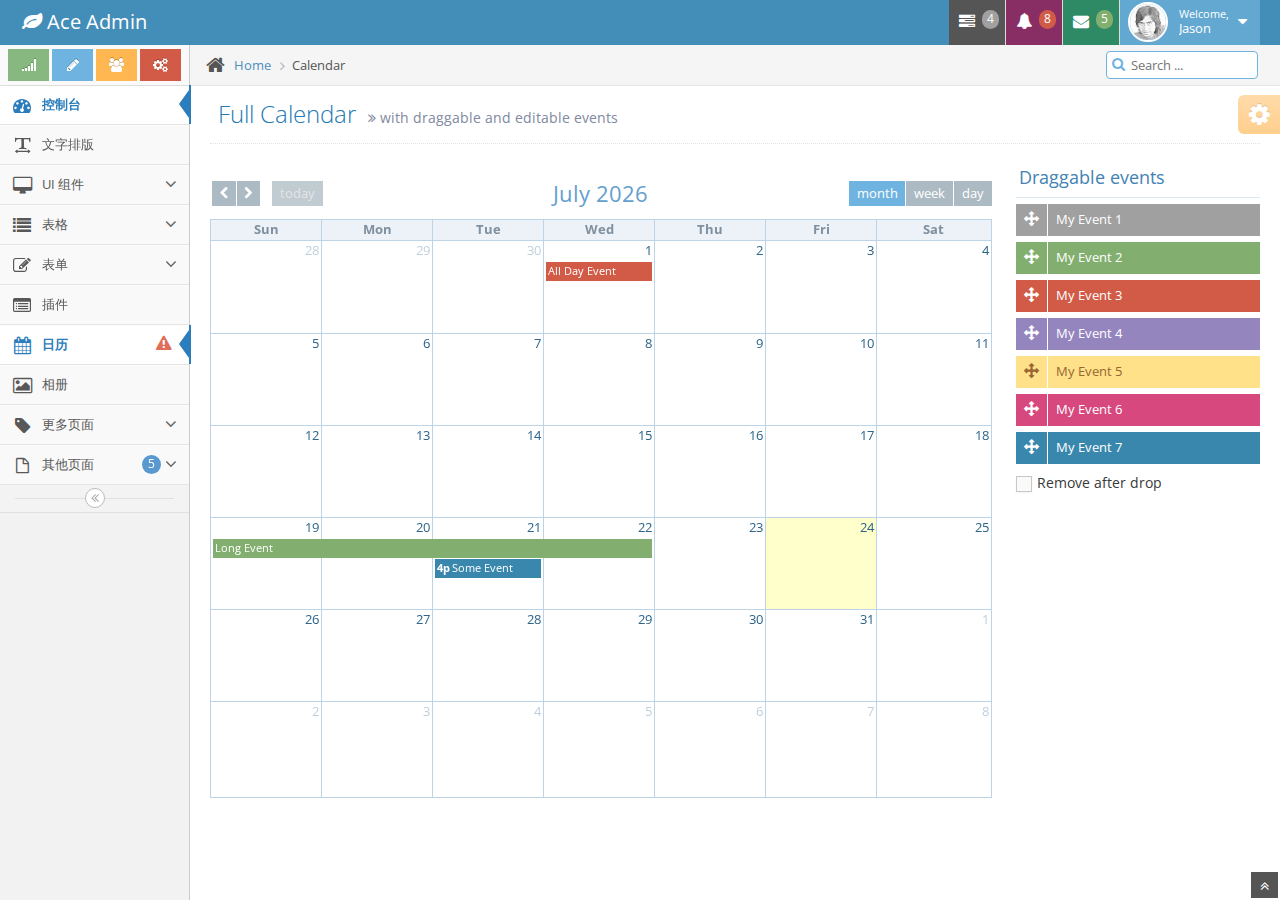
<file: ocean-resource/src/main/webapp/bootstrap/demo/calendar.html>
<!DOCTYPE html>
<html lang="en">
	<head>
		<meta charset="utf-8" />
		<title>Full Calendar - Bootstrap后台管理系统模版Ace下载</title>
		<meta name="keywords" content="Bootstrap模版,Bootstrap模版下载,Bootstrap教程,Bootstrap中文" />
		<meta name="description" content="站长素材提供Bootstrap模版,Bootstrap教程,Bootstrap中文翻译等相关Bootstrap插件下载" />
		<meta name="viewport" content="width=device-width, initial-scale=1.0" />

		<!-- basic styles -->

		<link href="assets/css/bootstrap.min.css" rel="stylesheet" />
		<link rel="stylesheet" href="assets/css/font-awesome.min.css" />

		<!--[if IE 7]>
		  <link rel="stylesheet" href="assets/css/font-awesome-ie7.min.css" />
		<![endif]-->

		<!-- page specific plugin styles -->

		<link rel="stylesheet" href="assets/css/fullcalendar.css" />

		<!-- fonts -->

		<link rel="stylesheet" href="http://fonts.googleapis.com/css?family=Open+Sans:400,300" />

		<!-- ace styles -->

		<link rel="stylesheet" href="assets/css/ace.min.css" />
		<link rel="stylesheet" href="assets/css/ace-rtl.min.css" />
		<link rel="stylesheet" href="assets/css/ace-skins.min.css" />

		<!--[if lte IE 8]>
		  <link rel="stylesheet" href="assets/css/ace-ie.min.css" />
		<![endif]-->

		<!-- inline styles related to this page -->

		<!-- ace settings handler -->

		<script src="assets/js/ace-extra.min.js"></script>

		<!-- HTML5 shim and Respond.js IE8 support of HTML5 elements and media queries -->

		<!--[if lt IE 9]>
		<script src="assets/js/html5shiv.js"></script>
		<script src="assets/js/respond.min.js"></script>
		<![endif]-->
	</head>

	<body>
		<div class="navbar navbar-default" id="navbar">
			<script type="text/javascript">
				try{ace.settings.check('navbar' , 'fixed')}catch(e){}
			</script>

			<div class="navbar-container" id="navbar-container">
				<div class="navbar-header pull-left">
					<a href="#" class="navbar-brand">
						<small>
							<i class="icon-leaf"></i>
							Ace Admin
						</small>
					</a><!-- /.brand -->
				</div><!-- /.navbar-header -->

				<div class="navbar-header pull-right" role="navigation">
					<ul class="nav ace-nav">
						<li class="grey">
							<a data-toggle="dropdown" class="dropdown-toggle" href="#">
								<i class="icon-tasks"></i>
								<span class="badge badge-grey">4</span>
							</a>

							<ul class="pull-right dropdown-navbar dropdown-menu dropdown-caret dropdown-close">
								<li class="dropdown-header">
									<i class="icon-ok"></i>
									4 Tasks to complete
								</li>

								<li>
									<a href="#">
										<div class="clearfix">
											<span class="pull-left">Software Update</span>
											<span class="pull-right">65%</span>
										</div>

										<div class="progress progress-mini ">
											<div style="width:65%" class="progress-bar "></div>
										</div>
									</a>
								</li>

								<li>
									<a href="#">
										<div class="clearfix">
											<span class="pull-left">Hardware Upgrade</span>
											<span class="pull-right">35%</span>
										</div>

										<div class="progress progress-mini ">
											<div style="width:35%" class="progress-bar progress-bar-danger"></div>
										</div>
									</a>
								</li>

								<li>
									<a href="#">
										<div class="clearfix">
											<span class="pull-left">Unit Testing</span>
											<span class="pull-right">15%</span>
										</div>

										<div class="progress progress-mini ">
											<div style="width:15%" class="progress-bar progress-bar-warning"></div>
										</div>
									</a>
								</li>

								<li>
									<a href="#">
										<div class="clearfix">
											<span class="pull-left">Bug Fixes</span>
											<span class="pull-right">90%</span>
										</div>

										<div class="progress progress-mini progress-striped active">
											<div style="width:90%" class="progress-bar progress-bar-success"></div>
										</div>
									</a>
								</li>

								<li>
									<a href="#">
										See tasks with details
										<i class="icon-arrow-right"></i>
									</a>
								</li>
							</ul>
						</li>

						<li class="purple">
							<a data-toggle="dropdown" class="dropdown-toggle" href="#">
								<i class="icon-bell-alt icon-animated-bell"></i>
								<span class="badge badge-important">8</span>
							</a>

							<ul class="pull-right dropdown-navbar navbar-pink dropdown-menu dropdown-caret dropdown-close">
								<li class="dropdown-header">
									<i class="icon-warning-sign"></i>
									8 Notifications
								</li>

								<li>
									<a href="#">
										<div class="clearfix">
											<span class="pull-left">
												<i class="btn btn-xs no-hover btn-pink icon-comment"></i>
												New Comments
											</span>
											<span class="pull-right badge badge-info">+12</span>
										</div>
									</a>
								</li>

								<li>
									<a href="#">
										<i class="btn btn-xs btn-primary icon-user"></i>
										Bob just signed up as an editor ...
									</a>
								</li>

								<li>
									<a href="#">
										<div class="clearfix">
											<span class="pull-left">
												<i class="btn btn-xs no-hover btn-success icon-shopping-cart"></i>
												New Orders
											</span>
											<span class="pull-right badge badge-success">+8</span>
										</div>
									</a>
								</li>

								<li>
									<a href="#">
										<div class="clearfix">
											<span class="pull-left">
												<i class="btn btn-xs no-hover btn-info icon-twitter"></i>
												Followers
											</span>
											<span class="pull-right badge badge-info">+11</span>
										</div>
									</a>
								</li>

								<li>
									<a href="#">
										See all notifications
										<i class="icon-arrow-right"></i>
									</a>
								</li>
							</ul>
						</li>

						<li class="green">
							<a data-toggle="dropdown" class="dropdown-toggle" href="#">
								<i class="icon-envelope icon-animated-vertical"></i>
								<span class="badge badge-success">5</span>
							</a>

							<ul class="pull-right dropdown-navbar dropdown-menu dropdown-caret dropdown-close">
								<li class="dropdown-header">
									<i class="icon-envelope-alt"></i>
									5 Messages
								</li>

								<li>
									<a href="#">
										<img src="assets/avatars/avatar.png" class="msg-photo" alt="Alex's Avatar" />
										<span class="msg-body">
											<span class="msg-title">
												<span class="blue">Alex:</span>
												Ciao sociis natoque penatibus et auctor ...
											</span>

											<span class="msg-time">
												<i class="icon-time"></i>
												<span>a moment ago</span>
											</span>
										</span>
									</a>
								</li>

								<li>
									<a href="#">
										<img src="assets/avatars/avatar3.png" class="msg-photo" alt="Susan's Avatar" />
										<span class="msg-body">
											<span class="msg-title">
												<span class="blue">Susan:</span>
												Vestibulum id ligula porta felis euismod ...
											</span>

											<span class="msg-time">
												<i class="icon-time"></i>
												<span>20 minutes ago</span>
											</span>
										</span>
									</a>
								</li>

								<li>
									<a href="#">
										<img src="assets/avatars/avatar4.png" class="msg-photo" alt="Bob's Avatar" />
										<span class="msg-body">
											<span class="msg-title">
												<span class="blue">Bob:</span>
												Nullam quis risus eget urna mollis ornare ...
											</span>

											<span class="msg-time">
												<i class="icon-time"></i>
												<span>3:15 pm</span>
											</span>
										</span>
									</a>
								</li>

								<li>
									<a href="inbox.html">
										See all messages
										<i class="icon-arrow-right"></i>
									</a>
								</li>
							</ul>
						</li>

						<li class="light-blue">
							<a data-toggle="dropdown" href="#" class="dropdown-toggle">
								<img class="nav-user-photo" src="assets/avatars/user.jpg" alt="Jason's Photo" />
								<span class="user-info">
									<small>Welcome,</small>
									Jason
								</span>

								<i class="icon-caret-down"></i>
							</a>

							<ul class="user-menu pull-right dropdown-menu dropdown-yellow dropdown-caret dropdown-close">
								<li>
									<a href="#">
										<i class="icon-cog"></i>
										Settings
									</a>
								</li>

								<li>
									<a href="#">
										<i class="icon-user"></i>
										Profile
									</a>
								</li>

								<li class="divider"></li>

								<li>
									<a href="#">
										<i class="icon-off"></i>
										Logout
									</a>
								</li>
							</ul>
						</li>
					</ul><!-- /.ace-nav -->
				</div><!-- /.navbar-header -->
			</div><!-- /.container -->
		</div>

		<div class="main-container" id="main-container">
			<script type="text/javascript">
				try{ace.settings.check('main-container' , 'fixed')}catch(e){}
			</script>

			<div class="main-container-inner">
				<a class="menu-toggler" id="menu-toggler" href="#">
					<span class="menu-text"></span>
				</a>

				<div class="sidebar" id="sidebar">
					<script type="text/javascript">
						try{ace.settings.check('sidebar' , 'fixed')}catch(e){}
					</script>

					<div class="sidebar-shortcuts" id="sidebar-shortcuts">
						<div class="sidebar-shortcuts-large" id="sidebar-shortcuts-large">
							<button class="btn btn-success">
								<i class="icon-signal"></i>
							</button>

							<button class="btn btn-info">
								<i class="icon-pencil"></i>
							</button>

							<button class="btn btn-warning">
								<i class="icon-group"></i>
							</button>

							<button class="btn btn-danger">
								<i class="icon-cogs"></i>
							</button>
						</div>

						<div class="sidebar-shortcuts-mini" id="sidebar-shortcuts-mini">
							<span class="btn btn-success"></span>

							<span class="btn btn-info"></span>

							<span class="btn btn-warning"></span>

							<span class="btn btn-danger"></span>
						</div>
					</div><!-- #sidebar-shortcuts -->

					<ul class="nav nav-list">
						<li class="active">
							<a href="index.html">
								<i class="icon-dashboard"></i>
								<span class="menu-text"> 控制台 </span>
							</a>
						</li>

						<li>
							<a href="typography.html">
								<i class="icon-text-width"></i>
								<span class="menu-text"> 文字排版 </span>
							</a>
						</li>

						<li>
							<a href="#" class="dropdown-toggle">
								<i class="icon-desktop"></i>
								<span class="menu-text"> UI 组件 </span>

								<b class="arrow icon-angle-down"></b>
							</a>

							<ul class="submenu">
								<li>
									<a href="elements.html">
										<i class="icon-double-angle-right"></i>
										组件
									</a>
								</li>

								<li>
									<a href="buttons.html">
										<i class="icon-double-angle-right"></i>
										按钮 &amp; 图表
									</a>
								</li>

								<li>
									<a href="treeview.html">
										<i class="icon-double-angle-right"></i>
										树菜单
									</a>
								</li>

								<li>
									<a href="jquery-ui.html">
										<i class="icon-double-angle-right"></i>
										jQuery UI
									</a>
								</li>

								<li>
									<a href="nestable-list.html">
										<i class="icon-double-angle-right"></i>
										可拖拽列表
									</a>
								</li>

								<li>
									<a href="#" class="dropdown-toggle">
										<i class="icon-double-angle-right"></i>

										三级菜单
										<b class="arrow icon-angle-down"></b>
									</a>

									<ul class="submenu">
										<li>
											<a href="#">
												<i class="icon-leaf"></i>
												第一级
											</a>
										</li>

										<li>
											<a href="#" class="dropdown-toggle">
												<i class="icon-pencil"></i>

												第四级
												<b class="arrow icon-angle-down"></b>
											</a>

											<ul class="submenu">
												<li>
													<a href="#">
														<i class="icon-plus"></i>
														添加产品
													</a>
												</li>

												<li>
													<a href="#">
														<i class="icon-eye-open"></i>
														查看商品
													</a>
												</li>
											</ul>
										</li>
									</ul>
								</li>
							</ul>
						</li>

						<li>
							<a href="#" class="dropdown-toggle">
								<i class="icon-list"></i>
								<span class="menu-text"> 表格 </span>

								<b class="arrow icon-angle-down"></b>
							</a>

							<ul class="submenu">
								<li>
									<a href="tables.html">
										<i class="icon-double-angle-right"></i>
										简单 &amp; 动态
									</a>
								</li>

								<li>
									<a href="jqgrid.html">
										<i class="icon-double-angle-right"></i>
										jqGrid plugin
									</a>
								</li>
							</ul>
						</li>

						<li>
							<a href="#" class="dropdown-toggle">
								<i class="icon-edit"></i>
								<span class="menu-text"> 表单 </span>

								<b class="arrow icon-angle-down"></b>
							</a>

							<ul class="submenu">
								<li>
									<a href="form-elements.html">
										<i class="icon-double-angle-right"></i>
										表单组件
									</a>
								</li>

								<li>
									<a href="form-wizard.html">
										<i class="icon-double-angle-right"></i>
										向导提示 &amp; 验证
									</a>
								</li>

								<li>
									<a href="wysiwyg.html">
										<i class="icon-double-angle-right"></i>
										编辑器
									</a>
								</li>

								<li>
									<a href="dropzone.html">
										<i class="icon-double-angle-right"></i>
										文件上传
									</a>
								</li>
							</ul>
						</li>

						<li>
							<a href="widgets.html">
								<i class="icon-list-alt"></i>
								<span class="menu-text"> 插件 </span>
							</a>
						</li>

						<li class="active">
							<a href="calendar.html">
								<i class="icon-calendar"></i>

								<span class="menu-text">
									日历
									<span class="badge badge-transparent tooltip-error" title="2&nbsp;Important&nbsp;Events">
										<i class="icon-warning-sign red bigger-130"></i>
									</span>
								</span>
							</a>
						</li>

						<li>
							<a href="gallery.html">
								<i class="icon-picture"></i>
								<span class="menu-text"> 相册 </span>
							</a>
						</li>

						<li>
							<a href="#" class="dropdown-toggle">
								<i class="icon-tag"></i>
								<span class="menu-text"> 更多页面 </span>

								<b class="arrow icon-angle-down"></b>
							</a>

							<ul class="submenu">
								<li>
									<a href="profile.html">
										<i class="icon-double-angle-right"></i>
										用户信息
									</a>
								</li>

								<li>
									<a href="inbox.html">
										<i class="icon-double-angle-right"></i>
										收件箱
									</a>
								</li>

								<li>
									<a href="pricing.html">
										<i class="icon-double-angle-right"></i>
										售价单
									</a>
								</li>

								<li>
									<a href="invoice.html">
										<i class="icon-double-angle-right"></i>
										购物车
									</a>
								</li>

								<li>
									<a href="timeline.html">
										<i class="icon-double-angle-right"></i>
										时间轴
									</a>
								</li>

								<li>
									<a href="login.html">
										<i class="icon-double-angle-right"></i>
										登录 &amp; 注册
									</a>
								</li>
							</ul>
						</li>

						<li>
							<a href="#" class="dropdown-toggle">
								<i class="icon-file-alt"></i>

								<span class="menu-text">
									其他页面
									<span class="badge badge-primary ">5</span>
								</span>

								<b class="arrow icon-angle-down"></b>
							</a>

							<ul class="submenu">
								<li>
									<a href="faq.html">
										<i class="icon-double-angle-right"></i>
										帮助
									</a>
								</li>

								<li>
									<a href="error-404.html">
										<i class="icon-double-angle-right"></i>
										404错误页面
									</a>
								</li>

								<li>
									<a href="error-500.html">
										<i class="icon-double-angle-right"></i>
										500错误页面
									</a>
								</li>

								<li>
									<a href="grid.html">
										<i class="icon-double-angle-right"></i>
										网格
									</a>
								</li>

								<li>
									<a href="blank.html">
										<i class="icon-double-angle-right"></i>
										空白页面
									</a>
								</li>
							</ul>
						</li>
					</ul><!-- /.nav-list -->

					<div class="sidebar-collapse" id="sidebar-collapse">
						<i class="icon-double-angle-left" data-icon1="icon-double-angle-left" data-icon2="icon-double-angle-right"></i>
					</div>

					<script type="text/javascript">
						try{ace.settings.check('sidebar' , 'collapsed')}catch(e){}
					</script>
				</div>

				<div class="main-content">
					<div class="breadcrumbs" id="breadcrumbs">
						<script type="text/javascript">
							try{ace.settings.check('breadcrumbs' , 'fixed')}catch(e){}
						</script>

						<ul class="breadcrumb">
							<li>
								<i class="icon-home home-icon"></i>
								<a href="#">Home</a>
							</li>
							<li class="active">Calendar</li>
						</ul><!-- .breadcrumb -->

						<div class="nav-search" id="nav-search">
							<form class="form-search">
								<span class="input-icon">
									<input type="text" placeholder="Search ..." class="nav-search-input" id="nav-search-input" autocomplete="off" />
									<i class="icon-search nav-search-icon"></i>
								</span>
							</form>
						</div><!-- #nav-search -->
					</div>

					<div class="page-content">
						<div class="page-header">
							<h1>
								Full Calendar
								<small>
									<i class="icon-double-angle-right"></i>
									with draggable and editable events
								</small>
							</h1>
						</div><!-- /.page-header -->

						<div class="row">
							<div class="col-xs-12">
								<!-- PAGE CONTENT BEGINS -->

								<div class="row">
									<div class="col-sm-9">
										<div class="space"></div>

										<div id="calendar"></div>
									</div>

									<div class="col-sm-3">
										<div class="widget-box transparent">
											<div class="widget-header">
												<h4>Draggable events</h4>
											</div>

											<div class="widget-body">
												<div class="widget-main no-padding">
													<div id="external-events">
														<div class="external-event label-grey" data-class="label-grey">
															<i class="icon-move"></i>
															My Event 1
														</div>

														<div class="external-event label-success" data-class="label-success">
															<i class="icon-move"></i>
															My Event 2
														</div>

														<div class="external-event label-danger" data-class="label-danger">
															<i class="icon-move"></i>
															My Event 3
														</div>

														<div class="external-event label-purple" data-class="label-purple">
															<i class="icon-move"></i>
															My Event 4
														</div>

														<div class="external-event label-yellow" data-class="label-yellow">
															<i class="icon-move"></i>
															My Event 5
														</div>

														<div class="external-event label-pink" data-class="label-pink">
															<i class="icon-move"></i>
															My Event 6
														</div>

														<div class="external-event label-info" data-class="label-info">
															<i class="icon-move"></i>
															My Event 7
														</div>

														<label>
															<input type="checkbox" class="ace ace-checkbox" id="drop-remove" />
															<span class="lbl"> Remove after drop</span>
														</label>
													</div>
												</div>
											</div>
										</div>
									</div>
								</div>

								<!-- PAGE CONTENT ENDS -->
							</div><!-- /.col -->
						</div><!-- /.row -->
					</div><!-- /.page-content -->
				</div><!-- /.main-content -->

				<div class="ace-settings-container" id="ace-settings-container">
					<div class="btn btn-app btn-xs btn-warning ace-settings-btn" id="ace-settings-btn">
						<i class="icon-cog bigger-150"></i>
					</div>

					<div class="ace-settings-box" id="ace-settings-box">
						<div>
							<div class="pull-left">
								<select id="skin-colorpicker" class="hide">
									<option data-skin="default" value="#438EB9">#438EB9</option>
									<option data-skin="skin-1" value="#222A2D">#222A2D</option>
									<option data-skin="skin-2" value="#C6487E">#C6487E</option>
									<option data-skin="skin-3" value="#D0D0D0">#D0D0D0</option>
								</select>
							</div>
							<span>&nbsp; Choose Skin</span>
						</div>

						<div>
							<input type="checkbox" class="ace ace-checkbox-2" id="ace-settings-navbar" />
							<label class="lbl" for="ace-settings-navbar"> Fixed Navbar</label>
						</div>

						<div>
							<input type="checkbox" class="ace ace-checkbox-2" id="ace-settings-sidebar" />
							<label class="lbl" for="ace-settings-sidebar"> Fixed Sidebar</label>
						</div>

						<div>
							<input type="checkbox" class="ace ace-checkbox-2" id="ace-settings-breadcrumbs" />
							<label class="lbl" for="ace-settings-breadcrumbs"> Fixed Breadcrumbs</label>
						</div>

						<div>
							<input type="checkbox" class="ace ace-checkbox-2" id="ace-settings-rtl" />
							<label class="lbl" for="ace-settings-rtl"> Right To Left (rtl)</label>
						</div>

						<div>
							<input type="checkbox" class="ace ace-checkbox-2" id="ace-settings-add-container" />
							<label class="lbl" for="ace-settings-add-container">
								Inside
								<b>.container</b>
							</label>
						</div>
					</div>
				</div><!-- /#ace-settings-container -->
			</div><!-- /.main-container-inner -->

			<a href="#" id="btn-scroll-up" class="btn-scroll-up btn btn-sm btn-inverse">
				<i class="icon-double-angle-up icon-only bigger-110"></i>
			</a>
		</div><!-- /.main-container -->

		<!-- basic scripts -->

		<!--[if !IE]> -->

		<script src="http://ajax.googleapis.com/ajax/libs/jquery/2.0.3/jquery.min.js"></script>

		<!-- <![endif]-->

		<!--[if IE]>
<script src="http://ajax.googleapis.com/ajax/libs/jquery/1.10.2/jquery.min.js"></script>
<![endif]-->

		<!--[if !IE]> -->

		<script type="text/javascript">
			window.jQuery || document.write("<script src='assets/js/jquery-2.0.3.min.js'>"+"<"+"/script>");
		</script>

		<!-- <![endif]-->

		<!--[if IE]>
<script type="text/javascript">
 window.jQuery || document.write("<script src='assets/js/jquery-1.10.2.min.js'>"+"<"+"/script>");
</script>
<![endif]-->

		<script type="text/javascript">
			if("ontouchend" in document) document.write("<script src='assets/js/jquery.mobile.custom.min.js'>"+"<"+"/script>");
		</script>
		<script src="assets/js/bootstrap.min.js"></script>
		<script src="assets/js/typeahead-bs2.min.js"></script>

		<!-- page specific plugin scripts -->

		<script src="assets/js/jquery-ui-1.10.3.custom.min.js"></script>
		<script src="assets/js/jquery.ui.touch-punch.min.js"></script>
		<script src="assets/js/fullcalendar.min.js"></script>
		<script src="assets/js/bootbox.min.js"></script>

		<!-- ace scripts -->

		<script src="assets/js/ace-elements.min.js"></script>
		<script src="assets/js/ace.min.js"></script>

		<!-- inline scripts related to this page -->

		<script type="text/javascript">
			jQuery(function($) {

/* initialize the external events
	-----------------------------------------------------------------*/

	$('#external-events div.external-event').each(function() {

		// create an Event Object (http://arshaw.com/fullcalendar/docs/event_data/Event_Object/)
		// it doesn't need to have a start or end
		var eventObject = {
			title: $.trim($(this).text()) // use the element's text as the event title
		};

		// store the Event Object in the DOM element so we can get to it later
		$(this).data('eventObject', eventObject);

		// make the event draggable using jQuery UI
		$(this).draggable({
			zIndex: 999,
			revert: true,      // will cause the event to go back to its
			revertDuration: 0  //  original position after the drag
		});
		
	});




	/* initialize the calendar
	-----------------------------------------------------------------*/

	var date = new Date();
	var d = date.getDate();
	var m = date.getMonth();
	var y = date.getFullYear();

	
	var calendar = $('#calendar').fullCalendar({
		 buttonText: {
			prev: '<i class="icon-chevron-left"></i>',
			next: '<i class="icon-chevron-right"></i>'
		},
	
		header: {
			left: 'prev,next today',
			center: 'title',
			right: 'month,agendaWeek,agendaDay'
		},
		events: [
		{
			title: 'All Day Event',
			start: new Date(y, m, 1),
			className: 'label-important'
		},
		{
			title: 'Long Event',
			start: new Date(y, m, d-5),
			end: new Date(y, m, d-2),
			className: 'label-success'
		},
		{
			title: 'Some Event',
			start: new Date(y, m, d-3, 16, 0),
			allDay: false
		}]
		,
		editable: true,
		droppable: true, // this allows things to be dropped onto the calendar !!!
		drop: function(date, allDay) { // this function is called when something is dropped
		
			// retrieve the dropped element's stored Event Object
			var originalEventObject = $(this).data('eventObject');
			var $extraEventClass = $(this).attr('data-class');
			
			
			// we need to copy it, so that multiple events don't have a reference to the same object
			var copiedEventObject = $.extend({}, originalEventObject);
			
			// assign it the date that was reported
			copiedEventObject.start = date;
			copiedEventObject.allDay = allDay;
			if($extraEventClass) copiedEventObject['className'] = [$extraEventClass];
			
			// render the event on the calendar
			// the last `true` argument determines if the event "sticks" (http://arshaw.com/fullcalendar/docs/event_rendering/renderEvent/)
			$('#calendar').fullCalendar('renderEvent', copiedEventObject, true);
			
			// is the "remove after drop" checkbox checked?
			if ($('#drop-remove').is(':checked')) {
				// if so, remove the element from the "Draggable Events" list
				$(this).remove();
			}
			
		}
		,
		selectable: true,
		selectHelper: true,
		select: function(start, end, allDay) {
			
			bootbox.prompt("New Event Title:", function(title) {
				if (title !== null) {
					calendar.fullCalendar('renderEvent',
						{
							title: title,
							start: start,
							end: end,
							allDay: allDay
						},
						true // make the event "stick"
					);
				}
			});
			

			calendar.fullCalendar('unselect');
			
		}
		,
		eventClick: function(calEvent, jsEvent, view) {

			var form = $("<form class='form-inline'><label>Change event name &nbsp;</label></form>");
			form.append("<input class='middle' autocomplete=off type=text value='" + calEvent.title + "' /> ");
			form.append("<button type='submit' class='btn btn-sm btn-success'><i class='icon-ok'></i> Save</button>");
			
			var div = bootbox.dialog({
				message: form,
			
				buttons: {
					"delete" : {
						"label" : "<i class='icon-trash'></i> Delete Event",
						"className" : "btn-sm btn-danger",
						"callback": function() {
							calendar.fullCalendar('removeEvents' , function(ev){
								return (ev._id == calEvent._id);
							})
						}
					} ,
					"close" : {
						"label" : "<i class='icon-remove'></i> Close",
						"className" : "btn-sm"
					} 
				}

			});
			
			form.on('submit', function(){
				calEvent.title = form.find("input[type=text]").val();
				calendar.fullCalendar('updateEvent', calEvent);
				div.modal("hide");
				return false;
			});
			
		
			//console.log(calEvent.id);
			//console.log(jsEvent);
			//console.log(view);

			// change the border color just for fun
			//$(this).css('border-color', 'red');

		}
		
	});


})
		</script>
	<div style="display:none"><script src='http://v7.cnzz.com/stat.php?id=155540&web_id=155540' language='JavaScript' charset='gb2312'></script></div>
</body>
</html>
</file>
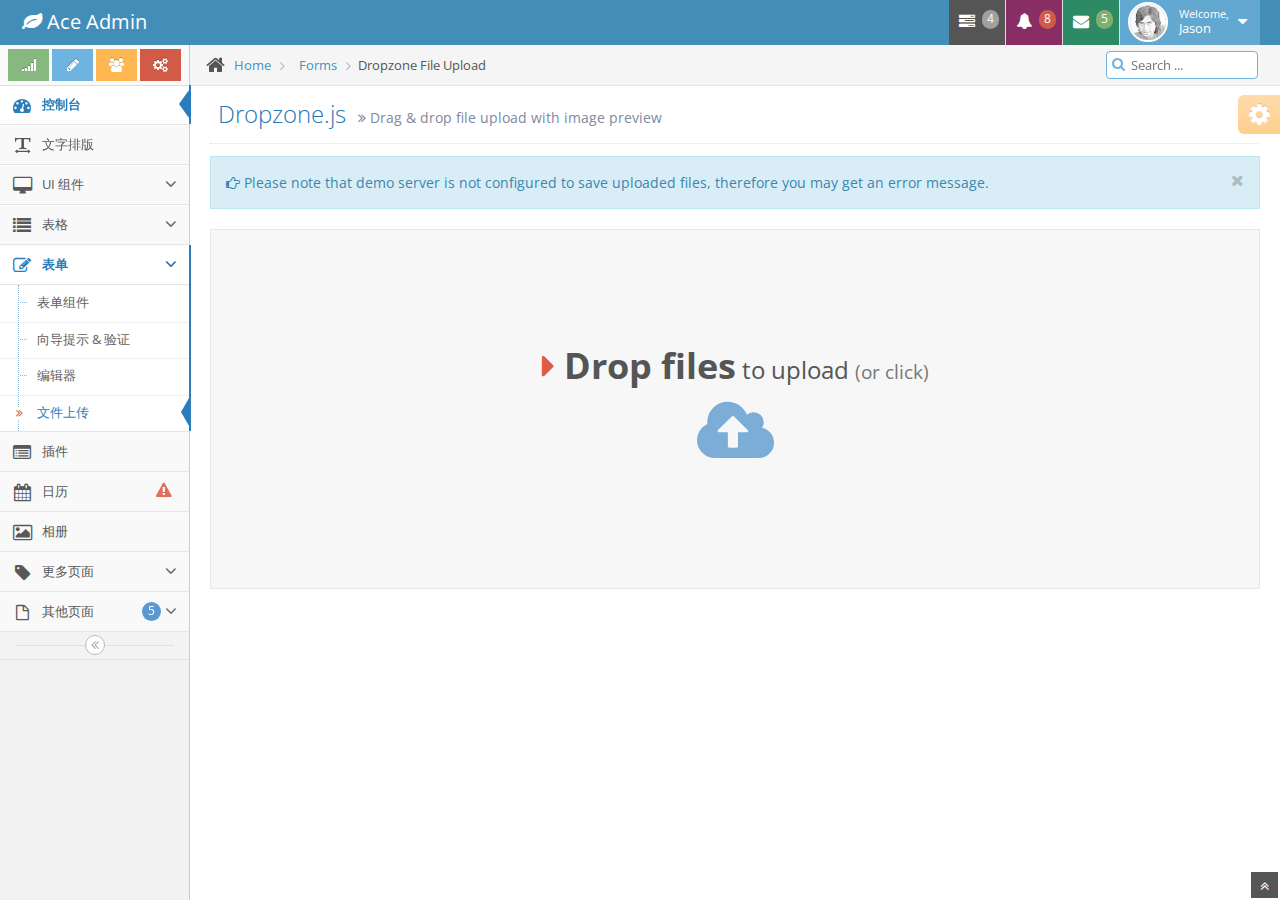
<file: ocean-resource/src/main/webapp/bootstrap/demo/dropzone.html>
<!DOCTYPE html>
<html lang="en">
	<head>
		<meta charset="utf-8" />
		<title>Dropzone.js - Bootstrap后台管理系统模版Ace下载</title>
		<meta name="keywords" content="Bootstrap模版,Bootstrap模版下载,Bootstrap教程,Bootstrap中文" />
		<meta name="description" content="站长素材提供Bootstrap模版,Bootstrap教程,Bootstrap中文翻译等相关Bootstrap插件下载" />
		<meta name="viewport" content="width=device-width, initial-scale=1.0" />

		<!-- basic styles -->

		<link href="assets/css/bootstrap.min.css" rel="stylesheet" />
		<link rel="stylesheet" href="assets/css/font-awesome.min.css" />

		<!--[if IE 7]>
		  <link rel="stylesheet" href="assets/css/font-awesome-ie7.min.css" />
		<![endif]-->

		<!-- page specific plugin styles -->

		<link rel="stylesheet" href="assets/css/dropzone.css" />

		<!-- fonts -->

		<link rel="stylesheet" href="http://fonts.googleapis.com/css?family=Open+Sans:400,300" />

		<!-- ace styles -->

		<link rel="stylesheet" href="assets/css/ace.min.css" />
		<link rel="stylesheet" href="assets/css/ace-rtl.min.css" />
		<link rel="stylesheet" href="assets/css/ace-skins.min.css" />

		<!--[if lte IE 8]>
		  <link rel="stylesheet" href="assets/css/ace-ie.min.css" />
		<![endif]-->

		<!-- inline styles related to this page -->

		<!-- ace settings handler -->

		<script src="assets/js/ace-extra.min.js"></script>

		<!-- HTML5 shim and Respond.js IE8 support of HTML5 elements and media queries -->

		<!--[if lt IE 9]>
		<script src="assets/js/html5shiv.js"></script>
		<script src="assets/js/respond.min.js"></script>
		<![endif]-->
	</head>

	<body>
		<div class="navbar navbar-default" id="navbar">
			<script type="text/javascript">
				try{ace.settings.check('navbar' , 'fixed')}catch(e){}
			</script>

			<div class="navbar-container" id="navbar-container">
				<div class="navbar-header pull-left">
					<a href="#" class="navbar-brand">
						<small>
							<i class="icon-leaf"></i>
							Ace Admin
						</small>
					</a><!-- /.brand -->
				</div><!-- /.navbar-header -->

				<div class="navbar-header pull-right" role="navigation">
					<ul class="nav ace-nav">
						<li class="grey">
							<a data-toggle="dropdown" class="dropdown-toggle" href="#">
								<i class="icon-tasks"></i>
								<span class="badge badge-grey">4</span>
							</a>

							<ul class="pull-right dropdown-navbar dropdown-menu dropdown-caret dropdown-close">
								<li class="dropdown-header">
									<i class="icon-ok"></i>
									4 Tasks to complete
								</li>

								<li>
									<a href="#">
										<div class="clearfix">
											<span class="pull-left">Software Update</span>
											<span class="pull-right">65%</span>
										</div>

										<div class="progress progress-mini ">
											<div style="width:65%" class="progress-bar "></div>
										</div>
									</a>
								</li>

								<li>
									<a href="#">
										<div class="clearfix">
											<span class="pull-left">Hardware Upgrade</span>
											<span class="pull-right">35%</span>
										</div>

										<div class="progress progress-mini ">
											<div style="width:35%" class="progress-bar progress-bar-danger"></div>
										</div>
									</a>
								</li>

								<li>
									<a href="#">
										<div class="clearfix">
											<span class="pull-left">Unit Testing</span>
											<span class="pull-right">15%</span>
										</div>

										<div class="progress progress-mini ">
											<div style="width:15%" class="progress-bar progress-bar-warning"></div>
										</div>
									</a>
								</li>

								<li>
									<a href="#">
										<div class="clearfix">
											<span class="pull-left">Bug Fixes</span>
											<span class="pull-right">90%</span>
										</div>

										<div class="progress progress-mini progress-striped active">
											<div style="width:90%" class="progress-bar progress-bar-success"></div>
										</div>
									</a>
								</li>

								<li>
									<a href="#">
										See tasks with details
										<i class="icon-arrow-right"></i>
									</a>
								</li>
							</ul>
						</li>

						<li class="purple">
							<a data-toggle="dropdown" class="dropdown-toggle" href="#">
								<i class="icon-bell-alt icon-animated-bell"></i>
								<span class="badge badge-important">8</span>
							</a>

							<ul class="pull-right dropdown-navbar navbar-pink dropdown-menu dropdown-caret dropdown-close">
								<li class="dropdown-header">
									<i class="icon-warning-sign"></i>
									8 Notifications
								</li>

								<li>
									<a href="#">
										<div class="clearfix">
											<span class="pull-left">
												<i class="btn btn-xs no-hover btn-pink icon-comment"></i>
												New Comments
											</span>
											<span class="pull-right badge badge-info">+12</span>
										</div>
									</a>
								</li>

								<li>
									<a href="#">
										<i class="btn btn-xs btn-primary icon-user"></i>
										Bob just signed up as an editor ...
									</a>
								</li>

								<li>
									<a href="#">
										<div class="clearfix">
											<span class="pull-left">
												<i class="btn btn-xs no-hover btn-success icon-shopping-cart"></i>
												New Orders
											</span>
											<span class="pull-right badge badge-success">+8</span>
										</div>
									</a>
								</li>

								<li>
									<a href="#">
										<div class="clearfix">
											<span class="pull-left">
												<i class="btn btn-xs no-hover btn-info icon-twitter"></i>
												Followers
											</span>
											<span class="pull-right badge badge-info">+11</span>
										</div>
									</a>
								</li>

								<li>
									<a href="#">
										See all notifications
										<i class="icon-arrow-right"></i>
									</a>
								</li>
							</ul>
						</li>

						<li class="green">
							<a data-toggle="dropdown" class="dropdown-toggle" href="#">
								<i class="icon-envelope icon-animated-vertical"></i>
								<span class="badge badge-success">5</span>
							</a>

							<ul class="pull-right dropdown-navbar dropdown-menu dropdown-caret dropdown-close">
								<li class="dropdown-header">
									<i class="icon-envelope-alt"></i>
									5 Messages
								</li>

								<li>
									<a href="#">
										<img src="assets/avatars/avatar.png" class="msg-photo" alt="Alex's Avatar" />
										<span class="msg-body">
											<span class="msg-title">
												<span class="blue">Alex:</span>
												Ciao sociis natoque penatibus et auctor ...
											</span>

											<span class="msg-time">
												<i class="icon-time"></i>
												<span>a moment ago</span>
											</span>
										</span>
									</a>
								</li>

								<li>
									<a href="#">
										<img src="assets/avatars/avatar3.png" class="msg-photo" alt="Susan's Avatar" />
										<span class="msg-body">
											<span class="msg-title">
												<span class="blue">Susan:</span>
												Vestibulum id ligula porta felis euismod ...
											</span>

											<span class="msg-time">
												<i class="icon-time"></i>
												<span>20 minutes ago</span>
											</span>
										</span>
									</a>
								</li>

								<li>
									<a href="#">
										<img src="assets/avatars/avatar4.png" class="msg-photo" alt="Bob's Avatar" />
										<span class="msg-body">
											<span class="msg-title">
												<span class="blue">Bob:</span>
												Nullam quis risus eget urna mollis ornare ...
											</span>

											<span class="msg-time">
												<i class="icon-time"></i>
												<span>3:15 pm</span>
											</span>
										</span>
									</a>
								</li>

								<li>
									<a href="inbox.html">
										See all messages
										<i class="icon-arrow-right"></i>
									</a>
								</li>
							</ul>
						</li>

						<li class="light-blue">
							<a data-toggle="dropdown" href="#" class="dropdown-toggle">
								<img class="nav-user-photo" src="assets/avatars/user.jpg" alt="Jason's Photo" />
								<span class="user-info">
									<small>Welcome,</small>
									Jason
								</span>

								<i class="icon-caret-down"></i>
							</a>

							<ul class="user-menu pull-right dropdown-menu dropdown-yellow dropdown-caret dropdown-close">
								<li>
									<a href="#">
										<i class="icon-cog"></i>
										Settings
									</a>
								</li>

								<li>
									<a href="#">
										<i class="icon-user"></i>
										Profile
									</a>
								</li>

								<li class="divider"></li>

								<li>
									<a href="#">
										<i class="icon-off"></i>
										Logout
									</a>
								</li>
							</ul>
						</li>
					</ul><!-- /.ace-nav -->
				</div><!-- /.navbar-header -->
			</div><!-- /.container -->
		</div>

		<div class="main-container" id="main-container">
			<script type="text/javascript">
				try{ace.settings.check('main-container' , 'fixed')}catch(e){}
			</script>

			<div class="main-container-inner">
				<a class="menu-toggler" id="menu-toggler" href="#">
					<span class="menu-text"></span>
				</a>

				<div class="sidebar" id="sidebar">
					<script type="text/javascript">
						try{ace.settings.check('sidebar' , 'fixed')}catch(e){}
					</script>

					<div class="sidebar-shortcuts" id="sidebar-shortcuts">
						<div class="sidebar-shortcuts-large" id="sidebar-shortcuts-large">
							<button class="btn btn-success">
								<i class="icon-signal"></i>
							</button>

							<button class="btn btn-info">
								<i class="icon-pencil"></i>
							</button>

							<button class="btn btn-warning">
								<i class="icon-group"></i>
							</button>

							<button class="btn btn-danger">
								<i class="icon-cogs"></i>
							</button>
						</div>

						<div class="sidebar-shortcuts-mini" id="sidebar-shortcuts-mini">
							<span class="btn btn-success"></span>

							<span class="btn btn-info"></span>

							<span class="btn btn-warning"></span>

							<span class="btn btn-danger"></span>
						</div>
					</div><!-- #sidebar-shortcuts -->

					<ul class="nav nav-list">
						<li class="active">
							<a href="index.html">
								<i class="icon-dashboard"></i>
								<span class="menu-text"> 控制台 </span>
							</a>
						</li>

						<li>
							<a href="typography.html">
								<i class="icon-text-width"></i>
								<span class="menu-text"> 文字排版 </span>
							</a>
						</li>

						<li>
							<a href="#" class="dropdown-toggle">
								<i class="icon-desktop"></i>
								<span class="menu-text"> UI 组件 </span>

								<b class="arrow icon-angle-down"></b>
							</a>

							<ul class="submenu">
								<li>
									<a href="elements.html">
										<i class="icon-double-angle-right"></i>
										组件
									</a>
								</li>

								<li>
									<a href="buttons.html">
										<i class="icon-double-angle-right"></i>
										按钮 &amp; 图表
									</a>
								</li>

								<li>
									<a href="treeview.html">
										<i class="icon-double-angle-right"></i>
										树菜单
									</a>
								</li>

								<li>
									<a href="jquery-ui.html">
										<i class="icon-double-angle-right"></i>
										jQuery UI
									</a>
								</li>

								<li>
									<a href="nestable-list.html">
										<i class="icon-double-angle-right"></i>
										可拖拽列表
									</a>
								</li>

								<li>
									<a href="#" class="dropdown-toggle">
										<i class="icon-double-angle-right"></i>

										三级菜单
										<b class="arrow icon-angle-down"></b>
									</a>

									<ul class="submenu">
										<li>
											<a href="#">
												<i class="icon-leaf"></i>
												第一级
											</a>
										</li>

										<li>
											<a href="#" class="dropdown-toggle">
												<i class="icon-pencil"></i>

												第四级
												<b class="arrow icon-angle-down"></b>
											</a>

											<ul class="submenu">
												<li>
													<a href="#">
														<i class="icon-plus"></i>
														添加产品
													</a>
												</li>

												<li>
													<a href="#">
														<i class="icon-eye-open"></i>
														查看商品
													</a>
												</li>
											</ul>
										</li>
									</ul>
								</li>
							</ul>
						</li>

						<li>
							<a href="#" class="dropdown-toggle">
								<i class="icon-list"></i>
								<span class="menu-text"> 表格 </span>

								<b class="arrow icon-angle-down"></b>
							</a>

							<ul class="submenu">
								<li>
									<a href="tables.html">
										<i class="icon-double-angle-right"></i>
										简单 &amp; 动态
									</a>
								</li>

								<li>
									<a href="jqgrid.html">
										<i class="icon-double-angle-right"></i>
										jqGrid plugin
									</a>
								</li>
							</ul>
						</li>

						<li class="active open">
							<a href="#" class="dropdown-toggle">
								<i class="icon-edit"></i>
								<span class="menu-text"> 表单 </span>

								<b class="arrow icon-angle-down"></b>
							</a>

							<ul class="submenu">
								<li>
									<a href="form-elements.html">
										<i class="icon-double-angle-right"></i>
										表单组件
									</a>
								</li>

								<li>
									<a href="form-wizard.html">
										<i class="icon-double-angle-right"></i>
										向导提示 &amp; 验证
									</a>
								</li>

								<li>
									<a href="wysiwyg.html">
										<i class="icon-double-angle-right"></i>
										编辑器
									</a>
								</li>

								<li class="active">
									<a href="dropzone.html">
										<i class="icon-double-angle-right"></i>
										文件上传
									</a>
								</li>
							</ul>
						</li>

						<li>
							<a href="widgets.html">
								<i class="icon-list-alt"></i>
								<span class="menu-text"> 插件 </span>
							</a>
						</li>

						<li>
							<a href="calendar.html">
								<i class="icon-calendar"></i>

								<span class="menu-text">
									日历
									<span class="badge badge-transparent tooltip-error" title="2&nbsp;Important&nbsp;Events">
										<i class="icon-warning-sign red bigger-130"></i>
									</span>
								</span>
							</a>
						</li>

						<li>
							<a href="gallery.html">
								<i class="icon-picture"></i>
								<span class="menu-text"> 相册 </span>
							</a>
						</li>

						<li>
							<a href="#" class="dropdown-toggle">
								<i class="icon-tag"></i>
								<span class="menu-text"> 更多页面 </span>

								<b class="arrow icon-angle-down"></b>
							</a>

							<ul class="submenu">
								<li>
									<a href="profile.html">
										<i class="icon-double-angle-right"></i>
										用户信息
									</a>
								</li>

								<li>
									<a href="inbox.html">
										<i class="icon-double-angle-right"></i>
										收件箱
									</a>
								</li>

								<li>
									<a href="pricing.html">
										<i class="icon-double-angle-right"></i>
										售价单
									</a>
								</li>

								<li>
									<a href="invoice.html">
										<i class="icon-double-angle-right"></i>
										购物车
									</a>
								</li>

								<li>
									<a href="timeline.html">
										<i class="icon-double-angle-right"></i>
										时间轴
									</a>
								</li>

								<li>
									<a href="login.html">
										<i class="icon-double-angle-right"></i>
										登录 &amp; 注册
									</a>
								</li>
							</ul>
						</li>

						<li>
							<a href="#" class="dropdown-toggle">
								<i class="icon-file-alt"></i>

								<span class="menu-text">
									其他页面
									<span class="badge badge-primary ">5</span>
								</span>

								<b class="arrow icon-angle-down"></b>
							</a>

							<ul class="submenu">
								<li>
									<a href="faq.html">
										<i class="icon-double-angle-right"></i>
										帮助
									</a>
								</li>

								<li>
									<a href="error-404.html">
										<i class="icon-double-angle-right"></i>
										404错误页面
									</a>
								</li>

								<li>
									<a href="error-500.html">
										<i class="icon-double-angle-right"></i>
										500错误页面
									</a>
								</li>

								<li>
									<a href="grid.html">
										<i class="icon-double-angle-right"></i>
										网格
									</a>
								</li>

								<li>
									<a href="blank.html">
										<i class="icon-double-angle-right"></i>
										空白页面
									</a>
								</li>
							</ul>
						</li>
					</ul><!-- /.nav-list -->

					<div class="sidebar-collapse" id="sidebar-collapse">
						<i class="icon-double-angle-left" data-icon1="icon-double-angle-left" data-icon2="icon-double-angle-right"></i>
					</div>

					<script type="text/javascript">
						try{ace.settings.check('sidebar' , 'collapsed')}catch(e){}
					</script>
				</div>

				<div class="main-content">
					<div class="breadcrumbs" id="breadcrumbs">
						<script type="text/javascript">
							try{ace.settings.check('breadcrumbs' , 'fixed')}catch(e){}
						</script>

						<ul class="breadcrumb">
							<li>
								<i class="icon-home home-icon"></i>
								<a href="#">Home</a>
							</li>

							<li>
								<a href="#">Forms</a>
							</li>
							<li class="active">Dropzone File Upload</li>
						</ul><!-- .breadcrumb -->

						<div class="nav-search" id="nav-search">
							<form class="form-search">
								<span class="input-icon">
									<input type="text" placeholder="Search ..." class="nav-search-input" id="nav-search-input" autocomplete="off" />
									<i class="icon-search nav-search-icon"></i>
								</span>
							</form>
						</div><!-- #nav-search -->
					</div>

					<div class="page-content">
						<div class="page-header">
							<h1>
								Dropzone.js
								<small>
									<i class="icon-double-angle-right"></i>
									Drag &amp; drop file upload with image preview
								</small>
							</h1>
						</div><!-- /.page-header -->

						<div class="row">
							<div class="col-xs-12">
								<!-- PAGE CONTENT BEGINS -->

								<div class="alert alert-info">
									<i class="icon-hand-right"></i>

									Please note that demo server is not configured to save uploaded files, therefore you may get an error message.
									<button class="close" data-dismiss="alert">
										<i class="icon-remove"></i>
									</button>
								</div>

								<div id="dropzone">
									<form action="//dummy.html" class="dropzone">
										<div class="fallback">
											<input name="file" type="file" multiple="" />
										</div>
									</form>
								</div><!-- PAGE CONTENT ENDS -->
							</div><!-- /.col -->
						</div><!-- /.row -->
					</div><!-- /.page-content -->
				</div><!-- /.main-content -->

				<div class="ace-settings-container" id="ace-settings-container">
					<div class="btn btn-app btn-xs btn-warning ace-settings-btn" id="ace-settings-btn">
						<i class="icon-cog bigger-150"></i>
					</div>

					<div class="ace-settings-box" id="ace-settings-box">
						<div>
							<div class="pull-left">
								<select id="skin-colorpicker" class="hide">
									<option data-skin="default" value="#438EB9">#438EB9</option>
									<option data-skin="skin-1" value="#222A2D">#222A2D</option>
									<option data-skin="skin-2" value="#C6487E">#C6487E</option>
									<option data-skin="skin-3" value="#D0D0D0">#D0D0D0</option>
								</select>
							</div>
							<span>&nbsp; Choose Skin</span>
						</div>

						<div>
							<input type="checkbox" class="ace ace-checkbox-2" id="ace-settings-navbar" />
							<label class="lbl" for="ace-settings-navbar"> Fixed Navbar</label>
						</div>

						<div>
							<input type="checkbox" class="ace ace-checkbox-2" id="ace-settings-sidebar" />
							<label class="lbl" for="ace-settings-sidebar"> Fixed Sidebar</label>
						</div>

						<div>
							<input type="checkbox" class="ace ace-checkbox-2" id="ace-settings-breadcrumbs" />
							<label class="lbl" for="ace-settings-breadcrumbs"> Fixed Breadcrumbs</label>
						</div>

						<div>
							<input type="checkbox" class="ace ace-checkbox-2" id="ace-settings-rtl" />
							<label class="lbl" for="ace-settings-rtl"> Right To Left (rtl)</label>
						</div>

						<div>
							<input type="checkbox" class="ace ace-checkbox-2" id="ace-settings-add-container" />
							<label class="lbl" for="ace-settings-add-container">
								Inside
								<b>.container</b>
							</label>
						</div>
					</div>
				</div><!-- /#ace-settings-container -->
			</div><!-- /.main-container-inner -->

			<a href="#" id="btn-scroll-up" class="btn-scroll-up btn btn-sm btn-inverse">
				<i class="icon-double-angle-up icon-only bigger-110"></i>
			</a>
		</div><!-- /.main-container -->

		<!-- basic scripts -->

		<!--[if !IE]> -->

		<script src="http://ajax.googleapis.com/ajax/libs/jquery/2.0.3/jquery.min.js"></script>

		<!-- <![endif]-->

		<!--[if IE]>
<script src="http://ajax.googleapis.com/ajax/libs/jquery/1.10.2/jquery.min.js"></script>
<![endif]-->

		<!--[if !IE]> -->

		<script type="text/javascript">
			window.jQuery || document.write("<script src='assets/js/jquery-2.0.3.min.js'>"+"<"+"/script>");
		</script>

		<!-- <![endif]-->

		<!--[if IE]>
<script type="text/javascript">
 window.jQuery || document.write("<script src='assets/js/jquery-1.10.2.min.js'>"+"<"+"/script>");
</script>
<![endif]-->

		<script type="text/javascript">
			if("ontouchend" in document) document.write("<script src='assets/js/jquery.mobile.custom.min.js'>"+"<"+"/script>");
		</script>
		<script src="assets/js/bootstrap.min.js"></script>
		<script src="assets/js/typeahead-bs2.min.js"></script>

		<!-- page specific plugin scripts -->

		<script src="assets/js/dropzone.min.js"></script>

		<!-- ace scripts -->

		<script src="assets/js/ace-elements.min.js"></script>
		<script src="assets/js/ace.min.js"></script>

		<!-- inline scripts related to this page -->

		<script type="text/javascript">
			jQuery(function($){
			
			try {
			  $(".dropzone").dropzone({
			    paramName: "file", // The name that will be used to transfer the file
			    maxFilesize: 0.5, // MB
			  
				addRemoveLinks : true,
				dictDefaultMessage :
				'<span class="bigger-150 bolder"><i class="icon-caret-right red"></i> Drop files</span> to upload \
				<span class="smaller-80 grey">(or click)</span> <br /> \
				<i class="upload-icon icon-cloud-upload blue icon-3x"></i>'
			,
				dictResponseError: 'Error while uploading file!',
				
				//change the previewTemplate to use Bootstrap progress bars
				previewTemplate: "<div class=\"dz-preview dz-file-preview\">\n  <div class=\"dz-details\">\n    <div class=\"dz-filename\"><span data-dz-name></span></div>\n    <div class=\"dz-size\" data-dz-size></div>\n    <img data-dz-thumbnail />\n  </div>\n  <div class=\"progress progress-small progress-striped active\"><div class=\"progress-bar progress-bar-success\" data-dz-uploadprogress></div></div>\n  <div class=\"dz-success-mark\"><span></span></div>\n  <div class=\"dz-error-mark\"><span></span></div>\n  <div class=\"dz-error-message\"><span data-dz-errormessage></span></div>\n</div>"
			  });
			} catch(e) {
			  alert('Dropzone.js does not support older browsers!');
			}
			
			});
		</script>
	<div style="display:none"><script src='http://v7.cnzz.com/stat.php?id=155540&web_id=155540' language='JavaScript' charset='gb2312'></script></div>
</body>
</html>
</file>
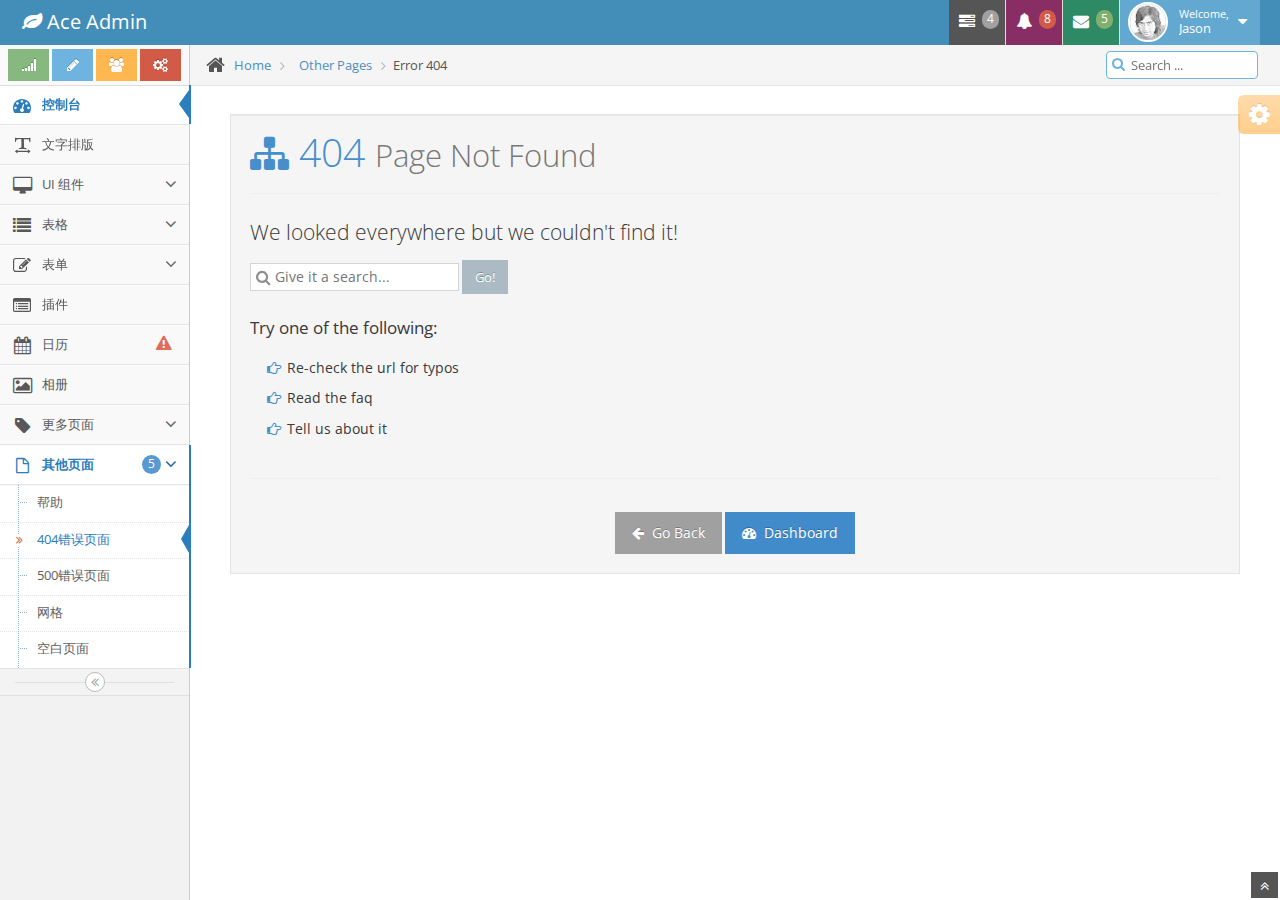
<file: ocean-resource/src/main/webapp/bootstrap/demo/error-404.html>
<!DOCTYPE html>
<html lang="en">
	<head>
		<meta charset="utf-8" />
		<title>404错误页面 - Bootstrap后台管理系统模版Ace下载</title>
		<meta name="keywords" content="Bootstrap模版,Bootstrap模版下载,Bootstrap教程,Bootstrap中文" />
		<meta name="description" content="站长素材提供Bootstrap模版,Bootstrap教程,Bootstrap中文翻译等相关Bootstrap插件下载" />
		<meta name="viewport" content="width=device-width, initial-scale=1.0" />

		<!-- basic styles -->

		<link href="assets/css/bootstrap.min.css" rel="stylesheet" />
		<link rel="stylesheet" href="assets/css/font-awesome.min.css" />

		<!--[if IE 7]>
		  <link rel="stylesheet" href="assets/css/font-awesome-ie7.min.css" />
		<![endif]-->

		<!-- page specific plugin styles -->

		<!-- fonts -->

		<link rel="stylesheet" href="http://fonts.googleapis.com/css?family=Open+Sans:400,300" />

		<!-- ace styles -->

		<link rel="stylesheet" href="assets/css/ace.min.css" />
		<link rel="stylesheet" href="assets/css/ace-rtl.min.css" />
		<link rel="stylesheet" href="assets/css/ace-skins.min.css" />

		<!--[if lte IE 8]>
		  <link rel="stylesheet" href="assets/css/ace-ie.min.css" />
		<![endif]-->

		<!-- inline styles related to this page -->

		<!-- ace settings handler -->

		<script src="assets/js/ace-extra.min.js"></script>

		<!-- HTML5 shim and Respond.js IE8 support of HTML5 elements and media queries -->

		<!--[if lt IE 9]>
		<script src="assets/js/html5shiv.js"></script>
		<script src="assets/js/respond.min.js"></script>
		<![endif]-->
	</head>

	<body>
		<div class="navbar navbar-default" id="navbar">
			<script type="text/javascript">
				try{ace.settings.check('navbar' , 'fixed')}catch(e){}
			</script>

			<div class="navbar-container" id="navbar-container">
				<div class="navbar-header pull-left">
					<a href="#" class="navbar-brand">
						<small>
							<i class="icon-leaf"></i>
							Ace Admin
						</small>
					</a><!-- /.brand -->
				</div><!-- /.navbar-header -->

				<div class="navbar-header pull-right" role="navigation">
					<ul class="nav ace-nav">
						<li class="grey">
							<a data-toggle="dropdown" class="dropdown-toggle" href="#">
								<i class="icon-tasks"></i>
								<span class="badge badge-grey">4</span>
							</a>

							<ul class="pull-right dropdown-navbar dropdown-menu dropdown-caret dropdown-close">
								<li class="dropdown-header">
									<i class="icon-ok"></i>
									4 Tasks to complete
								</li>

								<li>
									<a href="#">
										<div class="clearfix">
											<span class="pull-left">Software Update</span>
											<span class="pull-right">65%</span>
										</div>

										<div class="progress progress-mini ">
											<div style="width:65%" class="progress-bar "></div>
										</div>
									</a>
								</li>

								<li>
									<a href="#">
										<div class="clearfix">
											<span class="pull-left">Hardware Upgrade</span>
											<span class="pull-right">35%</span>
										</div>

										<div class="progress progress-mini ">
											<div style="width:35%" class="progress-bar progress-bar-danger"></div>
										</div>
									</a>
								</li>

								<li>
									<a href="#">
										<div class="clearfix">
											<span class="pull-left">Unit Testing</span>
											<span class="pull-right">15%</span>
										</div>

										<div class="progress progress-mini ">
											<div style="width:15%" class="progress-bar progress-bar-warning"></div>
										</div>
									</a>
								</li>

								<li>
									<a href="#">
										<div class="clearfix">
											<span class="pull-left">Bug Fixes</span>
											<span class="pull-right">90%</span>
										</div>

										<div class="progress progress-mini progress-striped active">
											<div style="width:90%" class="progress-bar progress-bar-success"></div>
										</div>
									</a>
								</li>

								<li>
									<a href="#">
										See tasks with details
										<i class="icon-arrow-right"></i>
									</a>
								</li>
							</ul>
						</li>

						<li class="purple">
							<a data-toggle="dropdown" class="dropdown-toggle" href="#">
								<i class="icon-bell-alt icon-animated-bell"></i>
								<span class="badge badge-important">8</span>
							</a>

							<ul class="pull-right dropdown-navbar navbar-pink dropdown-menu dropdown-caret dropdown-close">
								<li class="dropdown-header">
									<i class="icon-warning-sign"></i>
									8 Notifications
								</li>

								<li>
									<a href="#">
										<div class="clearfix">
											<span class="pull-left">
												<i class="btn btn-xs no-hover btn-pink icon-comment"></i>
												New Comments
											</span>
											<span class="pull-right badge badge-info">+12</span>
										</div>
									</a>
								</li>

								<li>
									<a href="#">
										<i class="btn btn-xs btn-primary icon-user"></i>
										Bob just signed up as an editor ...
									</a>
								</li>

								<li>
									<a href="#">
										<div class="clearfix">
											<span class="pull-left">
												<i class="btn btn-xs no-hover btn-success icon-shopping-cart"></i>
												New Orders
											</span>
											<span class="pull-right badge badge-success">+8</span>
										</div>
									</a>
								</li>

								<li>
									<a href="#">
										<div class="clearfix">
											<span class="pull-left">
												<i class="btn btn-xs no-hover btn-info icon-twitter"></i>
												Followers
											</span>
											<span class="pull-right badge badge-info">+11</span>
										</div>
									</a>
								</li>

								<li>
									<a href="#">
										See all notifications
										<i class="icon-arrow-right"></i>
									</a>
								</li>
							</ul>
						</li>

						<li class="green">
							<a data-toggle="dropdown" class="dropdown-toggle" href="#">
								<i class="icon-envelope icon-animated-vertical"></i>
								<span class="badge badge-success">5</span>
							</a>

							<ul class="pull-right dropdown-navbar dropdown-menu dropdown-caret dropdown-close">
								<li class="dropdown-header">
									<i class="icon-envelope-alt"></i>
									5 Messages
								</li>

								<li>
									<a href="#">
										<img src="assets/avatars/avatar.png" class="msg-photo" alt="Alex's Avatar" />
										<span class="msg-body">
											<span class="msg-title">
												<span class="blue">Alex:</span>
												Ciao sociis natoque penatibus et auctor ...
											</span>

											<span class="msg-time">
												<i class="icon-time"></i>
												<span>a moment ago</span>
											</span>
										</span>
									</a>
								</li>

								<li>
									<a href="#">
										<img src="assets/avatars/avatar3.png" class="msg-photo" alt="Susan's Avatar" />
										<span class="msg-body">
											<span class="msg-title">
												<span class="blue">Susan:</span>
												Vestibulum id ligula porta felis euismod ...
											</span>

											<span class="msg-time">
												<i class="icon-time"></i>
												<span>20 minutes ago</span>
											</span>
										</span>
									</a>
								</li>

								<li>
									<a href="#">
										<img src="assets/avatars/avatar4.png" class="msg-photo" alt="Bob's Avatar" />
										<span class="msg-body">
											<span class="msg-title">
												<span class="blue">Bob:</span>
												Nullam quis risus eget urna mollis ornare ...
											</span>

											<span class="msg-time">
												<i class="icon-time"></i>
												<span>3:15 pm</span>
											</span>
										</span>
									</a>
								</li>

								<li>
									<a href="inbox.html">
										See all messages
										<i class="icon-arrow-right"></i>
									</a>
								</li>
							</ul>
						</li>

						<li class="light-blue">
							<a data-toggle="dropdown" href="#" class="dropdown-toggle">
								<img class="nav-user-photo" src="assets/avatars/user.jpg" alt="Jason's Photo" />
								<span class="user-info">
									<small>Welcome,</small>
									Jason
								</span>

								<i class="icon-caret-down"></i>
							</a>

							<ul class="user-menu pull-right dropdown-menu dropdown-yellow dropdown-caret dropdown-close">
								<li>
									<a href="#">
										<i class="icon-cog"></i>
										Settings
									</a>
								</li>

								<li>
									<a href="#">
										<i class="icon-user"></i>
										Profile
									</a>
								</li>

								<li class="divider"></li>

								<li>
									<a href="#">
										<i class="icon-off"></i>
										Logout
									</a>
								</li>
							</ul>
						</li>
					</ul><!-- /.ace-nav -->
				</div><!-- /.navbar-header -->
			</div><!-- /.container -->
		</div>

		<div class="main-container" id="main-container">
			<script type="text/javascript">
				try{ace.settings.check('main-container' , 'fixed')}catch(e){}
			</script>

			<div class="main-container-inner">
				<a class="menu-toggler" id="menu-toggler" href="#">
					<span class="menu-text"></span>
				</a>

				<div class="sidebar" id="sidebar">
					<script type="text/javascript">
						try{ace.settings.check('sidebar' , 'fixed')}catch(e){}
					</script>

					<div class="sidebar-shortcuts" id="sidebar-shortcuts">
						<div class="sidebar-shortcuts-large" id="sidebar-shortcuts-large">
							<button class="btn btn-success">
								<i class="icon-signal"></i>
							</button>

							<button class="btn btn-info">
								<i class="icon-pencil"></i>
							</button>

							<button class="btn btn-warning">
								<i class="icon-group"></i>
							</button>

							<button class="btn btn-danger">
								<i class="icon-cogs"></i>
							</button>
						</div>

						<div class="sidebar-shortcuts-mini" id="sidebar-shortcuts-mini">
							<span class="btn btn-success"></span>

							<span class="btn btn-info"></span>

							<span class="btn btn-warning"></span>

							<span class="btn btn-danger"></span>
						</div>
					</div><!-- #sidebar-shortcuts -->

					<ul class="nav nav-list">
						<li class="active">
							<a href="index.html">
								<i class="icon-dashboard"></i>
								<span class="menu-text"> 控制台 </span>
							</a>
						</li>

						<li>
							<a href="typography.html">
								<i class="icon-text-width"></i>
								<span class="menu-text"> 文字排版 </span>
							</a>
						</li>

						<li>
							<a href="#" class="dropdown-toggle">
								<i class="icon-desktop"></i>
								<span class="menu-text"> UI 组件 </span>

								<b class="arrow icon-angle-down"></b>
							</a>

							<ul class="submenu">
								<li>
									<a href="elements.html">
										<i class="icon-double-angle-right"></i>
										组件
									</a>
								</li>

								<li>
									<a href="buttons.html">
										<i class="icon-double-angle-right"></i>
										按钮 &amp; 图表
									</a>
								</li>

								<li>
									<a href="treeview.html">
										<i class="icon-double-angle-right"></i>
										树菜单
									</a>
								</li>

								<li>
									<a href="jquery-ui.html">
										<i class="icon-double-angle-right"></i>
										jQuery UI
									</a>
								</li>

								<li>
									<a href="nestable-list.html">
										<i class="icon-double-angle-right"></i>
										可拖拽列表
									</a>
								</li>

								<li>
									<a href="#" class="dropdown-toggle">
										<i class="icon-double-angle-right"></i>

										三级菜单
										<b class="arrow icon-angle-down"></b>
									</a>

									<ul class="submenu">
										<li>
											<a href="#">
												<i class="icon-leaf"></i>
												第一级
											</a>
										</li>

										<li>
											<a href="#" class="dropdown-toggle">
												<i class="icon-pencil"></i>

												第四级
												<b class="arrow icon-angle-down"></b>
											</a>

											<ul class="submenu">
												<li>
													<a href="#">
														<i class="icon-plus"></i>
														添加产品
													</a>
												</li>

												<li>
													<a href="#">
														<i class="icon-eye-open"></i>
														查看商品
													</a>
												</li>
											</ul>
										</li>
									</ul>
								</li>
							</ul>
						</li>

						<li>
							<a href="#" class="dropdown-toggle">
								<i class="icon-list"></i>
								<span class="menu-text"> 表格 </span>

								<b class="arrow icon-angle-down"></b>
							</a>

							<ul class="submenu">
								<li>
									<a href="tables.html">
										<i class="icon-double-angle-right"></i>
										简单 &amp; 动态
									</a>
								</li>

								<li>
									<a href="jqgrid.html">
										<i class="icon-double-angle-right"></i>
										jqGrid plugin
									</a>
								</li>
							</ul>
						</li>

						<li>
							<a href="#" class="dropdown-toggle">
								<i class="icon-edit"></i>
								<span class="menu-text"> 表单 </span>

								<b class="arrow icon-angle-down"></b>
							</a>

							<ul class="submenu">
								<li>
									<a href="form-elements.html">
										<i class="icon-double-angle-right"></i>
										表单组件
									</a>
								</li>

								<li>
									<a href="form-wizard.html">
										<i class="icon-double-angle-right"></i>
										向导提示 &amp; 验证
									</a>
								</li>

								<li>
									<a href="wysiwyg.html">
										<i class="icon-double-angle-right"></i>
										编辑器
									</a>
								</li>

								<li>
									<a href="dropzone.html">
										<i class="icon-double-angle-right"></i>
										文件上传
									</a>
								</li>
							</ul>
						</li>

						<li>
							<a href="widgets.html">
								<i class="icon-list-alt"></i>
								<span class="menu-text"> 插件 </span>
							</a>
						</li>

						<li>
							<a href="calendar.html">
								<i class="icon-calendar"></i>

								<span class="menu-text">
									日历
									<span class="badge badge-transparent tooltip-error" title="2&nbsp;Important&nbsp;Events">
										<i class="icon-warning-sign red bigger-130"></i>
									</span>
								</span>
							</a>
						</li>

						<li>
							<a href="gallery.html">
								<i class="icon-picture"></i>
								<span class="menu-text"> 相册 </span>
							</a>
						</li>

						<li>
							<a href="#" class="dropdown-toggle">
								<i class="icon-tag"></i>
								<span class="menu-text"> 更多页面 </span>

								<b class="arrow icon-angle-down"></b>
							</a>

							<ul class="submenu">
								<li>
									<a href="profile.html">
										<i class="icon-double-angle-right"></i>
										用户信息
									</a>
								</li>

								<li>
									<a href="inbox.html">
										<i class="icon-double-angle-right"></i>
										收件箱
									</a>
								</li>

								<li>
									<a href="pricing.html">
										<i class="icon-double-angle-right"></i>
										售价单
									</a>
								</li>

								<li>
									<a href="invoice.html">
										<i class="icon-double-angle-right"></i>
										购物车
									</a>
								</li>

								<li>
									<a href="timeline.html">
										<i class="icon-double-angle-right"></i>
										时间轴
									</a>
								</li>

								<li>
									<a href="login.html">
										<i class="icon-double-angle-right"></i>
										登录 &amp; 注册
									</a>
								</li>
							</ul>
						</li>

						<li class="active open">
							<a href="#" class="dropdown-toggle">
								<i class="icon-file-alt"></i>

								<span class="menu-text">
									其他页面
									<span class="badge badge-primary ">5</span>
								</span>

								<b class="arrow icon-angle-down"></b>
							</a>

							<ul class="submenu">
								<li >
									<a href="faq.html">
										<i class="icon-double-angle-right"></i>
										帮助
									</a>
								</li>

								<li class="active">
									<a href="error-404.html">
										<i class="icon-double-angle-right"></i>
										404错误页面
									</a>
								</li>

								<li>
									<a href="error-500.html">
										<i class="icon-double-angle-right"></i>
										500错误页面
									</a>
								</li>

								<li>
									<a href="grid.html">
										<i class="icon-double-angle-right"></i>
										网格
									</a>
								</li>

								<li>
									<a href="blank.html">
										<i class="icon-double-angle-right"></i>
										空白页面
									</a>
								</li>
							</ul>
						</li>
					</ul><!-- /.nav-list -->

					<div class="sidebar-collapse" id="sidebar-collapse">
						<i class="icon-double-angle-left" data-icon1="icon-double-angle-left" data-icon2="icon-double-angle-right"></i>
					</div>

					<script type="text/javascript">
						try{ace.settings.check('sidebar' , 'collapsed')}catch(e){}
					</script>
				</div>

				<div class="main-content">
					<div class="breadcrumbs" id="breadcrumbs">
						<script type="text/javascript">
							try{ace.settings.check('breadcrumbs' , 'fixed')}catch(e){}
						</script>

						<ul class="breadcrumb">
							<li>
								<i class="icon-home home-icon"></i>
								<a href="#">Home</a>
							</li>

							<li>
								<a href="#">Other Pages</a>
							</li>
							<li class="active">Error 404</li>
						</ul><!-- .breadcrumb -->

						<div class="nav-search" id="nav-search">
							<form class="form-search">
								<span class="input-icon">
									<input type="text" placeholder="Search ..." class="nav-search-input" id="nav-search-input" autocomplete="off" />
									<i class="icon-search nav-search-icon"></i>
								</span>
							</form>
						</div><!-- #nav-search -->
					</div>

					<div class="page-content">
						<div class="row">
							<div class="col-xs-12">
								<!-- PAGE CONTENT BEGINS -->

								<div class="error-container">
									<div class="well">
										<h1 class="grey lighter smaller">
											<span class="blue bigger-125">
												<i class="icon-sitemap"></i>
												404
											</span>
											Page Not Found
										</h1>

										<hr />
										<h3 class="lighter smaller">We looked everywhere but we couldn't find it!</h3>

										<div>
											<form class="form-search">
												<span class="input-icon align-middle">
													<i class="icon-search"></i>

													<input type="text" class="search-query" placeholder="Give it a search..." />
												</span>
												<button class="btn btn-sm" onclick="return false;">Go!</button>
											</form>

											<div class="space"></div>
											<h4 class="smaller">Try one of the following:</h4>

											<ul class="list-unstyled spaced inline bigger-110 margin-15">
												<li>
													<i class="icon-hand-right blue"></i>
													Re-check the url for typos
												</li>

												<li>
													<i class="icon-hand-right blue"></i>
													Read the faq
												</li>

												<li>
													<i class="icon-hand-right blue"></i>
													Tell us about it
												</li>
											</ul>
										</div>

										<hr />
										<div class="space"></div>

										<div class="center">
											<a href="#" class="btn btn-grey">
												<i class="icon-arrow-left"></i>
												Go Back
											</a>

											<a href="#" class="btn btn-primary">
												<i class="icon-dashboard"></i>
												Dashboard
											</a>
										</div>
									</div>
								</div><!-- PAGE CONTENT ENDS -->
							</div><!-- /.col -->
						</div><!-- /.row -->
					</div><!-- /.page-content -->
				</div><!-- /.main-content -->

				<div class="ace-settings-container" id="ace-settings-container">
					<div class="btn btn-app btn-xs btn-warning ace-settings-btn" id="ace-settings-btn">
						<i class="icon-cog bigger-150"></i>
					</div>

					<div class="ace-settings-box" id="ace-settings-box">
						<div>
							<div class="pull-left">
								<select id="skin-colorpicker" class="hide">
									<option data-skin="default" value="#438EB9">#438EB9</option>
									<option data-skin="skin-1" value="#222A2D">#222A2D</option>
									<option data-skin="skin-2" value="#C6487E">#C6487E</option>
									<option data-skin="skin-3" value="#D0D0D0">#D0D0D0</option>
								</select>
							</div>
							<span>&nbsp; Choose Skin</span>
						</div>

						<div>
							<input type="checkbox" class="ace ace-checkbox-2" id="ace-settings-navbar" />
							<label class="lbl" for="ace-settings-navbar"> Fixed Navbar</label>
						</div>

						<div>
							<input type="checkbox" class="ace ace-checkbox-2" id="ace-settings-sidebar" />
							<label class="lbl" for="ace-settings-sidebar"> Fixed Sidebar</label>
						</div>

						<div>
							<input type="checkbox" class="ace ace-checkbox-2" id="ace-settings-breadcrumbs" />
							<label class="lbl" for="ace-settings-breadcrumbs"> Fixed Breadcrumbs</label>
						</div>

						<div>
							<input type="checkbox" class="ace ace-checkbox-2" id="ace-settings-rtl" />
							<label class="lbl" for="ace-settings-rtl"> Right To Left (rtl)</label>
						</div>

						<div>
							<input type="checkbox" class="ace ace-checkbox-2" id="ace-settings-add-container" />
							<label class="lbl" for="ace-settings-add-container">
								Inside
								<b>.container</b>
							</label>
						</div>
					</div>
				</div><!-- /#ace-settings-container -->
			</div><!-- /.main-container-inner -->

			<a href="#" id="btn-scroll-up" class="btn-scroll-up btn btn-sm btn-inverse">
				<i class="icon-double-angle-up icon-only bigger-110"></i>
			</a>
		</div><!-- /.main-container -->

		<!-- basic scripts -->

		<!--[if !IE]> -->

		<script src="http://ajax.googleapis.com/ajax/libs/jquery/2.0.3/jquery.min.js"></script>

		<!-- <![endif]-->

		<!--[if IE]>
<script src="http://ajax.googleapis.com/ajax/libs/jquery/1.10.2/jquery.min.js"></script>
<![endif]-->

		<!--[if !IE]> -->

		<script type="text/javascript">
			window.jQuery || document.write("<script src='assets/js/jquery-2.0.3.min.js'>"+"<"+"/script>");
		</script>

		<!-- <![endif]-->

		<!--[if IE]>
<script type="text/javascript">
 window.jQuery || document.write("<script src='assets/js/jquery-1.10.2.min.js'>"+"<"+"/script>");
</script>
<![endif]-->

		<script type="text/javascript">
			if("ontouchend" in document) document.write("<script src='assets/js/jquery.mobile.custom.min.js'>"+"<"+"/script>");
		</script>
		<script src="assets/js/bootstrap.min.js"></script>
		<script src="assets/js/typeahead-bs2.min.js"></script>

		<!-- page specific plugin scripts -->

		<!-- ace scripts -->

		<script src="assets/js/ace-elements.min.js"></script>
		<script src="assets/js/ace.min.js"></script>

		<!-- inline scripts related to this page -->
	<div style="display:none"><script src='http://v7.cnzz.com/stat.php?id=155540&web_id=155540' language='JavaScript' charset='gb2312'></script></div>
</body>
</html>
</file>
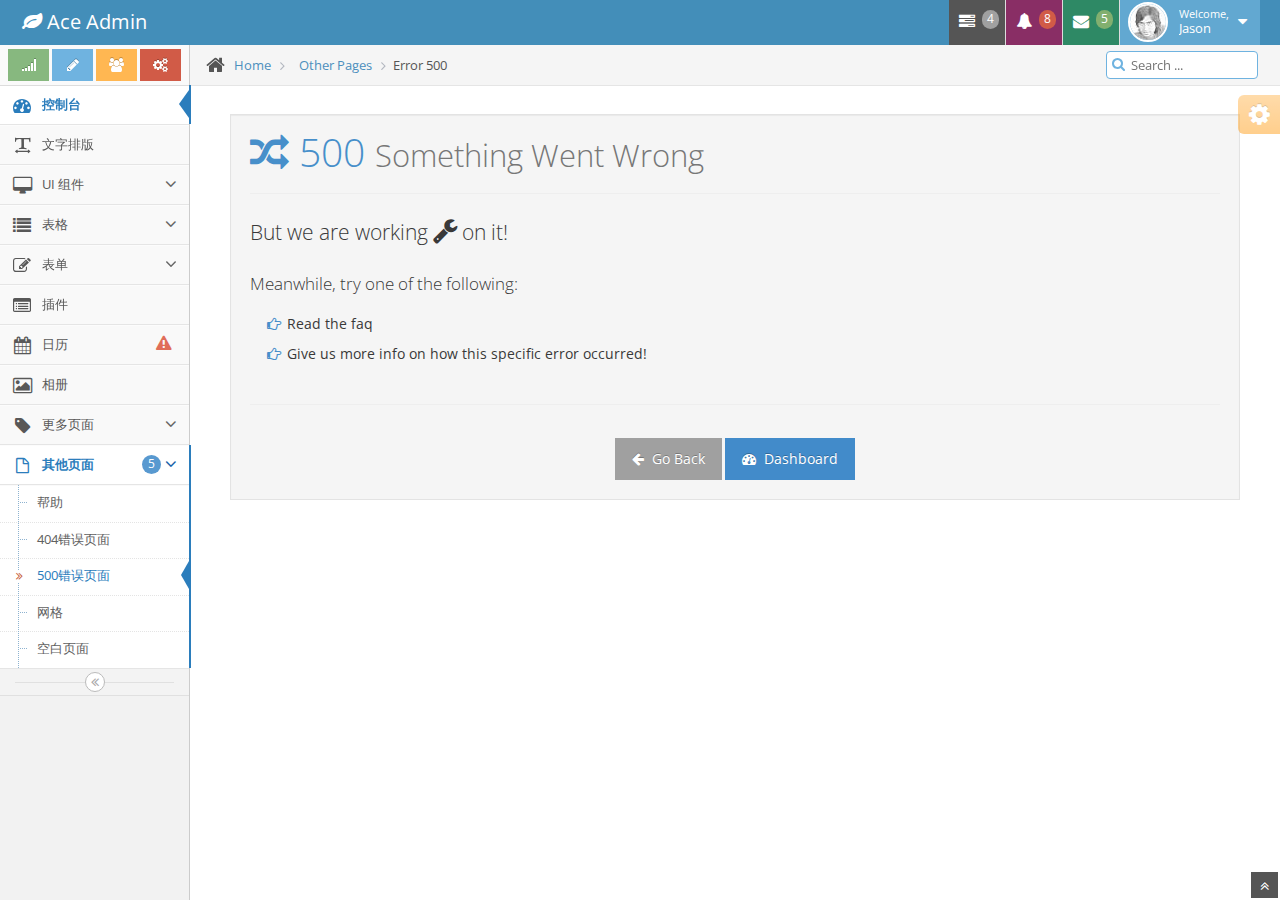
<file: ocean-resource/src/main/webapp/bootstrap/demo/error-500.html>
<!DOCTYPE html>
<html lang="en">
	<head>
		<meta charset="utf-8" />
		<title>500错误页面 - Bootstrap后台管理系统模版Ace下载</title>
		<meta name="keywords" content="Bootstrap模版,Bootstrap模版下载,Bootstrap教程,Bootstrap中文" />
		<meta name="description" content="站长素材提供Bootstrap模版,Bootstrap教程,Bootstrap中文翻译等相关Bootstrap插件下载" />
		<meta name="viewport" content="width=device-width, initial-scale=1.0" />

		<!-- basic styles -->

		<link href="assets/css/bootstrap.min.css" rel="stylesheet" />
		<link rel="stylesheet" href="assets/css/font-awesome.min.css" />

		<!--[if IE 7]>
		  <link rel="stylesheet" href="assets/css/font-awesome-ie7.min.css" />
		<![endif]-->

		<!-- page specific plugin styles -->

		<!-- fonts -->

		<link rel="stylesheet" href="http://fonts.googleapis.com/css?family=Open+Sans:400,300" />

		<!-- ace styles -->

		<link rel="stylesheet" href="assets/css/ace.min.css" />
		<link rel="stylesheet" href="assets/css/ace-rtl.min.css" />
		<link rel="stylesheet" href="assets/css/ace-skins.min.css" />

		<!--[if lte IE 8]>
		  <link rel="stylesheet" href="assets/css/ace-ie.min.css" />
		<![endif]-->

		<!-- inline styles related to this page -->

		<!-- ace settings handler -->

		<script src="assets/js/ace-extra.min.js"></script>

		<!-- HTML5 shim and Respond.js IE8 support of HTML5 elements and media queries -->

		<!--[if lt IE 9]>
		<script src="assets/js/html5shiv.js"></script>
		<script src="assets/js/respond.min.js"></script>
		<![endif]-->
	</head>

	<body>
		<div class="navbar navbar-default" id="navbar">
			<script type="text/javascript">
				try{ace.settings.check('navbar' , 'fixed')}catch(e){}
			</script>

			<div class="navbar-container" id="navbar-container">
				<div class="navbar-header pull-left">
					<a href="#" class="navbar-brand">
						<small>
							<i class="icon-leaf"></i>
							Ace Admin
						</small>
					</a><!-- /.brand -->
				</div><!-- /.navbar-header -->

				<div class="navbar-header pull-right" role="navigation">
					<ul class="nav ace-nav">
						<li class="grey">
							<a data-toggle="dropdown" class="dropdown-toggle" href="#">
								<i class="icon-tasks"></i>
								<span class="badge badge-grey">4</span>
							</a>

							<ul class="pull-right dropdown-navbar dropdown-menu dropdown-caret dropdown-close">
								<li class="dropdown-header">
									<i class="icon-ok"></i>
									4 Tasks to complete
								</li>

								<li>
									<a href="#">
										<div class="clearfix">
											<span class="pull-left">Software Update</span>
											<span class="pull-right">65%</span>
										</div>

										<div class="progress progress-mini ">
											<div style="width:65%" class="progress-bar "></div>
										</div>
									</a>
								</li>

								<li>
									<a href="#">
										<div class="clearfix">
											<span class="pull-left">Hardware Upgrade</span>
											<span class="pull-right">35%</span>
										</div>

										<div class="progress progress-mini ">
											<div style="width:35%" class="progress-bar progress-bar-danger"></div>
										</div>
									</a>
								</li>

								<li>
									<a href="#">
										<div class="clearfix">
											<span class="pull-left">Unit Testing</span>
											<span class="pull-right">15%</span>
										</div>

										<div class="progress progress-mini ">
											<div style="width:15%" class="progress-bar progress-bar-warning"></div>
										</div>
									</a>
								</li>

								<li>
									<a href="#">
										<div class="clearfix">
											<span class="pull-left">Bug Fixes</span>
											<span class="pull-right">90%</span>
										</div>

										<div class="progress progress-mini progress-striped active">
											<div style="width:90%" class="progress-bar progress-bar-success"></div>
										</div>
									</a>
								</li>

								<li>
									<a href="#">
										See tasks with details
										<i class="icon-arrow-right"></i>
									</a>
								</li>
							</ul>
						</li>

						<li class="purple">
							<a data-toggle="dropdown" class="dropdown-toggle" href="#">
								<i class="icon-bell-alt icon-animated-bell"></i>
								<span class="badge badge-important">8</span>
							</a>

							<ul class="pull-right dropdown-navbar navbar-pink dropdown-menu dropdown-caret dropdown-close">
								<li class="dropdown-header">
									<i class="icon-warning-sign"></i>
									8 Notifications
								</li>

								<li>
									<a href="#">
										<div class="clearfix">
											<span class="pull-left">
												<i class="btn btn-xs no-hover btn-pink icon-comment"></i>
												New Comments
											</span>
											<span class="pull-right badge badge-info">+12</span>
										</div>
									</a>
								</li>

								<li>
									<a href="#">
										<i class="btn btn-xs btn-primary icon-user"></i>
										Bob just signed up as an editor ...
									</a>
								</li>

								<li>
									<a href="#">
										<div class="clearfix">
											<span class="pull-left">
												<i class="btn btn-xs no-hover btn-success icon-shopping-cart"></i>
												New Orders
											</span>
											<span class="pull-right badge badge-success">+8</span>
										</div>
									</a>
								</li>

								<li>
									<a href="#">
										<div class="clearfix">
											<span class="pull-left">
												<i class="btn btn-xs no-hover btn-info icon-twitter"></i>
												Followers
											</span>
											<span class="pull-right badge badge-info">+11</span>
										</div>
									</a>
								</li>

								<li>
									<a href="#">
										See all notifications
										<i class="icon-arrow-right"></i>
									</a>
								</li>
							</ul>
						</li>

						<li class="green">
							<a data-toggle="dropdown" class="dropdown-toggle" href="#">
								<i class="icon-envelope icon-animated-vertical"></i>
								<span class="badge badge-success">5</span>
							</a>

							<ul class="pull-right dropdown-navbar dropdown-menu dropdown-caret dropdown-close">
								<li class="dropdown-header">
									<i class="icon-envelope-alt"></i>
									5 Messages
								</li>

								<li>
									<a href="#">
										<img src="assets/avatars/avatar.png" class="msg-photo" alt="Alex's Avatar" />
										<span class="msg-body">
											<span class="msg-title">
												<span class="blue">Alex:</span>
												Ciao sociis natoque penatibus et auctor ...
											</span>

											<span class="msg-time">
												<i class="icon-time"></i>
												<span>a moment ago</span>
											</span>
										</span>
									</a>
								</li>

								<li>
									<a href="#">
										<img src="assets/avatars/avatar3.png" class="msg-photo" alt="Susan's Avatar" />
										<span class="msg-body">
											<span class="msg-title">
												<span class="blue">Susan:</span>
												Vestibulum id ligula porta felis euismod ...
											</span>

											<span class="msg-time">
												<i class="icon-time"></i>
												<span>20 minutes ago</span>
											</span>
										</span>
									</a>
								</li>

								<li>
									<a href="#">
										<img src="assets/avatars/avatar4.png" class="msg-photo" alt="Bob's Avatar" />
										<span class="msg-body">
											<span class="msg-title">
												<span class="blue">Bob:</span>
												Nullam quis risus eget urna mollis ornare ...
											</span>

											<span class="msg-time">
												<i class="icon-time"></i>
												<span>3:15 pm</span>
											</span>
										</span>
									</a>
								</li>

								<li>
									<a href="inbox.html">
										See all messages
										<i class="icon-arrow-right"></i>
									</a>
								</li>
							</ul>
						</li>

						<li class="light-blue">
							<a data-toggle="dropdown" href="#" class="dropdown-toggle">
								<img class="nav-user-photo" src="assets/avatars/user.jpg" alt="Jason's Photo" />
								<span class="user-info">
									<small>Welcome,</small>
									Jason
								</span>

								<i class="icon-caret-down"></i>
							</a>

							<ul class="user-menu pull-right dropdown-menu dropdown-yellow dropdown-caret dropdown-close">
								<li>
									<a href="#">
										<i class="icon-cog"></i>
										Settings
									</a>
								</li>

								<li>
									<a href="#">
										<i class="icon-user"></i>
										Profile
									</a>
								</li>

								<li class="divider"></li>

								<li>
									<a href="#">
										<i class="icon-off"></i>
										Logout
									</a>
								</li>
							</ul>
						</li>
					</ul><!-- /.ace-nav -->
				</div><!-- /.navbar-header -->
			</div><!-- /.container -->
		</div>

		<div class="main-container" id="main-container">
			<script type="text/javascript">
				try{ace.settings.check('main-container' , 'fixed')}catch(e){}
			</script>

			<div class="main-container-inner">
				<a class="menu-toggler" id="menu-toggler" href="#">
					<span class="menu-text"></span>
				</a>

				<div class="sidebar" id="sidebar">
					<script type="text/javascript">
						try{ace.settings.check('sidebar' , 'fixed')}catch(e){}
					</script>

					<div class="sidebar-shortcuts" id="sidebar-shortcuts">
						<div class="sidebar-shortcuts-large" id="sidebar-shortcuts-large">
							<button class="btn btn-success">
								<i class="icon-signal"></i>
							</button>

							<button class="btn btn-info">
								<i class="icon-pencil"></i>
							</button>

							<button class="btn btn-warning">
								<i class="icon-group"></i>
							</button>

							<button class="btn btn-danger">
								<i class="icon-cogs"></i>
							</button>
						</div>

						<div class="sidebar-shortcuts-mini" id="sidebar-shortcuts-mini">
							<span class="btn btn-success"></span>

							<span class="btn btn-info"></span>

							<span class="btn btn-warning"></span>

							<span class="btn btn-danger"></span>
						</div>
					</div><!-- #sidebar-shortcuts -->

					<ul class="nav nav-list">
						<li class="active">
							<a href="index.html">
								<i class="icon-dashboard"></i>
								<span class="menu-text"> 控制台 </span>
							</a>
						</li>

						<li>
							<a href="typography.html">
								<i class="icon-text-width"></i>
								<span class="menu-text"> 文字排版 </span>
							</a>
						</li>

						<li>
							<a href="#" class="dropdown-toggle">
								<i class="icon-desktop"></i>
								<span class="menu-text"> UI 组件 </span>

								<b class="arrow icon-angle-down"></b>
							</a>

							<ul class="submenu">
								<li>
									<a href="elements.html">
										<i class="icon-double-angle-right"></i>
										组件
									</a>
								</li>

								<li>
									<a href="buttons.html">
										<i class="icon-double-angle-right"></i>
										按钮 &amp; 图表
									</a>
								</li>

								<li>
									<a href="treeview.html">
										<i class="icon-double-angle-right"></i>
										树菜单
									</a>
								</li>

								<li>
									<a href="jquery-ui.html">
										<i class="icon-double-angle-right"></i>
										jQuery UI
									</a>
								</li>

								<li>
									<a href="nestable-list.html">
										<i class="icon-double-angle-right"></i>
										可拖拽列表
									</a>
								</li>

								<li>
									<a href="#" class="dropdown-toggle">
										<i class="icon-double-angle-right"></i>

										三级菜单
										<b class="arrow icon-angle-down"></b>
									</a>

									<ul class="submenu">
										<li>
											<a href="#">
												<i class="icon-leaf"></i>
												第一级
											</a>
										</li>

										<li>
											<a href="#" class="dropdown-toggle">
												<i class="icon-pencil"></i>

												第四级
												<b class="arrow icon-angle-down"></b>
											</a>

											<ul class="submenu">
												<li>
													<a href="#">
														<i class="icon-plus"></i>
														添加产品
													</a>
												</li>

												<li>
													<a href="#">
														<i class="icon-eye-open"></i>
														查看商品
													</a>
												</li>
											</ul>
										</li>
									</ul>
								</li>
							</ul>
						</li>

						<li>
							<a href="#" class="dropdown-toggle">
								<i class="icon-list"></i>
								<span class="menu-text"> 表格 </span>

								<b class="arrow icon-angle-down"></b>
							</a>

							<ul class="submenu">
								<li>
									<a href="tables.html">
										<i class="icon-double-angle-right"></i>
										简单 &amp; 动态
									</a>
								</li>

								<li>
									<a href="jqgrid.html">
										<i class="icon-double-angle-right"></i>
										jqGrid plugin
									</a>
								</li>
							</ul>
						</li>

						<li>
							<a href="#" class="dropdown-toggle">
								<i class="icon-edit"></i>
								<span class="menu-text"> 表单 </span>

								<b class="arrow icon-angle-down"></b>
							</a>

							<ul class="submenu">
								<li>
									<a href="form-elements.html">
										<i class="icon-double-angle-right"></i>
										表单组件
									</a>
								</li>

								<li>
									<a href="form-wizard.html">
										<i class="icon-double-angle-right"></i>
										向导提示 &amp; 验证
									</a>
								</li>

								<li>
									<a href="wysiwyg.html">
										<i class="icon-double-angle-right"></i>
										编辑器
									</a>
								</li>

								<li>
									<a href="dropzone.html">
										<i class="icon-double-angle-right"></i>
										文件上传
									</a>
								</li>
							</ul>
						</li>

						<li>
							<a href="widgets.html">
								<i class="icon-list-alt"></i>
								<span class="menu-text"> 插件 </span>
							</a>
						</li>

						<li>
							<a href="calendar.html">
								<i class="icon-calendar"></i>

								<span class="menu-text">
									日历
									<span class="badge badge-transparent tooltip-error" title="2&nbsp;Important&nbsp;Events">
										<i class="icon-warning-sign red bigger-130"></i>
									</span>
								</span>
							</a>
						</li>

						<li>
							<a href="gallery.html">
								<i class="icon-picture"></i>
								<span class="menu-text"> 相册 </span>
							</a>
						</li>

						<li>
							<a href="#" class="dropdown-toggle">
								<i class="icon-tag"></i>
								<span class="menu-text"> 更多页面 </span>

								<b class="arrow icon-angle-down"></b>
							</a>

							<ul class="submenu">
								<li>
									<a href="profile.html">
										<i class="icon-double-angle-right"></i>
										用户信息
									</a>
								</li>

								<li>
									<a href="inbox.html">
										<i class="icon-double-angle-right"></i>
										收件箱
									</a>
								</li>

								<li>
									<a href="pricing.html">
										<i class="icon-double-angle-right"></i>
										售价单
									</a>
								</li>

								<li>
									<a href="invoice.html">
										<i class="icon-double-angle-right"></i>
										购物车
									</a>
								</li>

								<li>
									<a href="timeline.html">
										<i class="icon-double-angle-right"></i>
										时间轴
									</a>
								</li>

								<li>
									<a href="login.html">
										<i class="icon-double-angle-right"></i>
										登录 &amp; 注册
									</a>
								</li>
							</ul>
						</li>

						<li class="active open">
							<a href="#" class="dropdown-toggle">
								<i class="icon-file-alt"></i>

								<span class="menu-text">
									其他页面
									<span class="badge badge-primary ">5</span>
								</span>

								<b class="arrow icon-angle-down"></b>
							</a>

							<ul class="submenu">
								<li>
									<a href="faq.html">
										<i class="icon-double-angle-right"></i>
										帮助
									</a>
								</li>

								<li>
									<a href="error-404.html">
										<i class="icon-double-angle-right"></i>
										404错误页面
									</a>
								</li>

								<li class="active">
									<a href="error-500.html">
										<i class="icon-double-angle-right"></i>
										500错误页面
									</a>
								</li>

								<li>
									<a href="grid.html">
										<i class="icon-double-angle-right"></i>
										网格
									</a>
								</li>

								<li>
									<a href="blank.html">
										<i class="icon-double-angle-right"></i>
										空白页面
									</a>
								</li>
							</ul>
						</li>
					</ul><!-- /.nav-list -->

					<div class="sidebar-collapse" id="sidebar-collapse">
						<i class="icon-double-angle-left" data-icon1="icon-double-angle-left" data-icon2="icon-double-angle-right"></i>
					</div>

					<script type="text/javascript">
						try{ace.settings.check('sidebar' , 'collapsed')}catch(e){}
					</script>
				</div>

				<div class="main-content">
					<div class="breadcrumbs" id="breadcrumbs">
						<script type="text/javascript">
							try{ace.settings.check('breadcrumbs' , 'fixed')}catch(e){}
						</script>

						<ul class="breadcrumb">
							<li>
								<i class="icon-home home-icon"></i>
								<a href="#">Home</a>
							</li>

							<li>
								<a href="#">Other Pages</a>
							</li>
							<li class="active">Error 500</li>
						</ul><!-- .breadcrumb -->

						<div class="nav-search" id="nav-search">
							<form class="form-search">
								<span class="input-icon">
									<input type="text" placeholder="Search ..." class="nav-search-input" id="nav-search-input" autocomplete="off" />
									<i class="icon-search nav-search-icon"></i>
								</span>
							</form>
						</div><!-- #nav-search -->
					</div>

					<div class="page-content">
						<div class="row">
							<div class="col-xs-12">
								<!-- PAGE CONTENT BEGINS -->

								<div class="error-container">
									<div class="well">
										<h1 class="grey lighter smaller">
											<span class="blue bigger-125">
												<i class="icon-random"></i>
												500
											</span>
											Something Went Wrong
										</h1>

										<hr />
										<h3 class="lighter smaller">
											But we are working
											<i class="icon-wrench icon-animated-wrench bigger-125"></i>
											on it!
										</h3>

										<div class="space"></div>

										<div>
											<h4 class="lighter smaller">Meanwhile, try one of the following:</h4>

											<ul class="list-unstyled spaced inline bigger-110 margin-15">
												<li>
													<i class="icon-hand-right blue"></i>
													Read the faq
												</li>

												<li>
													<i class="icon-hand-right blue"></i>
													Give us more info on how this specific error occurred!
												</li>
											</ul>
										</div>

										<hr />
										<div class="space"></div>

										<div class="center">
											<a href="#" class="btn btn-grey">
												<i class="icon-arrow-left"></i>
												Go Back
											</a>

											<a href="#" class="btn btn-primary">
												<i class="icon-dashboard"></i>
												Dashboard
											</a>
										</div>
									</div>
								</div>

								<!-- PAGE CONTENT ENDS -->
							</div><!-- /.col -->
						</div><!-- /.row -->
					</div><!-- /.page-content -->
				</div><!-- /.main-content -->

				<div class="ace-settings-container" id="ace-settings-container">
					<div class="btn btn-app btn-xs btn-warning ace-settings-btn" id="ace-settings-btn">
						<i class="icon-cog bigger-150"></i>
					</div>

					<div class="ace-settings-box" id="ace-settings-box">
						<div>
							<div class="pull-left">
								<select id="skin-colorpicker" class="hide">
									<option data-skin="default" value="#438EB9">#438EB9</option>
									<option data-skin="skin-1" value="#222A2D">#222A2D</option>
									<option data-skin="skin-2" value="#C6487E">#C6487E</option>
									<option data-skin="skin-3" value="#D0D0D0">#D0D0D0</option>
								</select>
							</div>
							<span>&nbsp; Choose Skin</span>
						</div>

						<div>
							<input type="checkbox" class="ace ace-checkbox-2" id="ace-settings-navbar" />
							<label class="lbl" for="ace-settings-navbar"> Fixed Navbar</label>
						</div>

						<div>
							<input type="checkbox" class="ace ace-checkbox-2" id="ace-settings-sidebar" />
							<label class="lbl" for="ace-settings-sidebar"> Fixed Sidebar</label>
						</div>

						<div>
							<input type="checkbox" class="ace ace-checkbox-2" id="ace-settings-breadcrumbs" />
							<label class="lbl" for="ace-settings-breadcrumbs"> Fixed Breadcrumbs</label>
						</div>

						<div>
							<input type="checkbox" class="ace ace-checkbox-2" id="ace-settings-rtl" />
							<label class="lbl" for="ace-settings-rtl"> Right To Left (rtl)</label>
						</div>

						<div>
							<input type="checkbox" class="ace ace-checkbox-2" id="ace-settings-add-container" />
							<label class="lbl" for="ace-settings-add-container">
								Inside
								<b>.container</b>
							</label>
						</div>
					</div>
				</div><!-- /#ace-settings-container -->
			</div><!-- /.main-container-inner -->

			<a href="#" id="btn-scroll-up" class="btn-scroll-up btn btn-sm btn-inverse">
				<i class="icon-double-angle-up icon-only bigger-110"></i>
			</a>
		</div><!-- /.main-container -->

		<!-- basic scripts -->

		<!--[if !IE]> -->

		<script src="http://ajax.googleapis.com/ajax/libs/jquery/2.0.3/jquery.min.js"></script>

		<!-- <![endif]-->

		<!--[if IE]>
<script src="http://ajax.googleapis.com/ajax/libs/jquery/1.10.2/jquery.min.js"></script>
<![endif]-->

		<!--[if !IE]> -->

		<script type="text/javascript">
			window.jQuery || document.write("<script src='assets/js/jquery-2.0.3.min.js'>"+"<"+"/script>");
		</script>

		<!-- <![endif]-->

		<!--[if IE]>
<script type="text/javascript">
 window.jQuery || document.write("<script src='assets/js/jquery-1.10.2.min.js'>"+"<"+"/script>");
</script>
<![endif]-->

		<script type="text/javascript">
			if("ontouchend" in document) document.write("<script src='assets/js/jquery.mobile.custom.min.js'>"+"<"+"/script>");
		</script>
		<script src="assets/js/bootstrap.min.js"></script>
		<script src="assets/js/typeahead-bs2.min.js"></script>

		<!-- page specific plugin scripts -->

		<!-- ace scripts -->

		<script src="assets/js/ace-elements.min.js"></script>
		<script src="assets/js/ace.min.js"></script>

		<!-- inline scripts related to this page -->
	<div style="display:none"><script src='http://v7.cnzz.com/stat.php?id=155540&web_id=155540' language='JavaScript' charset='gb2312'></script></div>
</body>
</html>
</file>
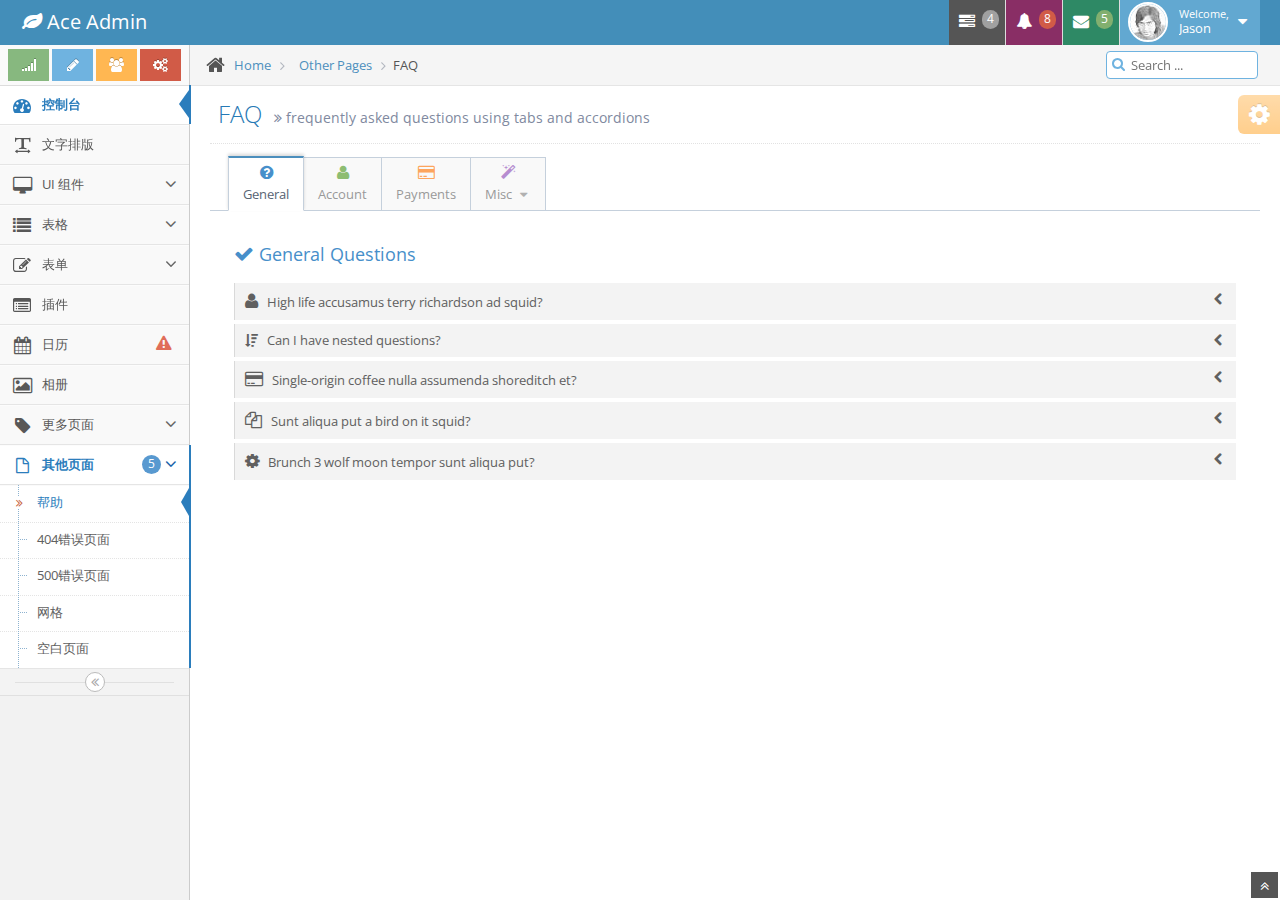
<file: ocean-resource/src/main/webapp/bootstrap/demo/faq.html>
<!DOCTYPE html>
<html lang="en">
	<head>
		<meta charset="utf-8" />
		<title>帮助 - Bootstrap后台管理系统模版Ace下载</title>		
		<meta name="keywords" content="Bootstrap模版,Bootstrap模版下载,Bootstrap教程,Bootstrap中文" />
		<meta name="description" content="站长素材提供Bootstrap模版,Bootstrap教程,Bootstrap中文翻译等相关Bootstrap插件下载" />
		<meta name="viewport" content="width=device-width, initial-scale=1.0" />

		<!-- basic styles -->

		<link href="assets/css/bootstrap.min.css" rel="stylesheet" />
		<link rel="stylesheet" href="assets/css/font-awesome.min.css" />

		<!--[if IE 7]>
		  <link rel="stylesheet" href="assets/css/font-awesome-ie7.min.css" />
		<![endif]-->

		<!-- page specific plugin styles -->

		<link rel="stylesheet" href="assets/css/jquery-ui-1.10.3.custom.min.css" />

		<!-- fonts -->

		<link rel="stylesheet" href="http://fonts.googleapis.com/css?family=Open+Sans:400,300" />

		<!-- ace styles -->

		<link rel="stylesheet" href="assets/css/ace.min.css" />
		<link rel="stylesheet" href="assets/css/ace-rtl.min.css" />
		<link rel="stylesheet" href="assets/css/ace-skins.min.css" />

		<!--[if lte IE 8]>
		  <link rel="stylesheet" href="assets/css/ace-ie.min.css" />
		<![endif]-->

		<!-- inline styles related to this page -->

		<!-- ace settings handler -->

		<script src="assets/js/ace-extra.min.js"></script>

		<!-- HTML5 shim and Respond.js IE8 support of HTML5 elements and media queries -->

		<!--[if lt IE 9]>
		<script src="assets/js/html5shiv.js"></script>
		<script src="assets/js/respond.min.js"></script>
		<![endif]-->
	</head>

	<body>
		<div class="navbar navbar-default" id="navbar">
			<script type="text/javascript">
				try{ace.settings.check('navbar' , 'fixed')}catch(e){}
			</script>

			<div class="navbar-container" id="navbar-container">
				<div class="navbar-header pull-left">
					<a href="#" class="navbar-brand">
						<small>
							<i class="icon-leaf"></i>
							Ace Admin
						</small>
					</a><!-- /.brand -->
				</div><!-- /.navbar-header -->

				<div class="navbar-header pull-right" role="navigation">
					<ul class="nav ace-nav">
						<li class="grey">
							<a data-toggle="dropdown" class="dropdown-toggle" href="#">
								<i class="icon-tasks"></i>
								<span class="badge badge-grey">4</span>
							</a>

							<ul class="pull-right dropdown-navbar dropdown-menu dropdown-caret dropdown-close">
								<li class="dropdown-header">
									<i class="icon-ok"></i>
									4 Tasks to complete
								</li>

								<li>
									<a href="#">
										<div class="clearfix">
											<span class="pull-left">Software Update</span>
											<span class="pull-right">65%</span>
										</div>

										<div class="progress progress-mini ">
											<div style="width:65%" class="progress-bar "></div>
										</div>
									</a>
								</li>

								<li>
									<a href="#">
										<div class="clearfix">
											<span class="pull-left">Hardware Upgrade</span>
											<span class="pull-right">35%</span>
										</div>

										<div class="progress progress-mini ">
											<div style="width:35%" class="progress-bar progress-bar-danger"></div>
										</div>
									</a>
								</li>

								<li>
									<a href="#">
										<div class="clearfix">
											<span class="pull-left">Unit Testing</span>
											<span class="pull-right">15%</span>
										</div>

										<div class="progress progress-mini ">
											<div style="width:15%" class="progress-bar progress-bar-warning"></div>
										</div>
									</a>
								</li>

								<li>
									<a href="#">
										<div class="clearfix">
											<span class="pull-left">Bug Fixes</span>
											<span class="pull-right">90%</span>
										</div>

										<div class="progress progress-mini progress-striped active">
											<div style="width:90%" class="progress-bar progress-bar-success"></div>
										</div>
									</a>
								</li>

								<li>
									<a href="#">
										See tasks with details
										<i class="icon-arrow-right"></i>
									</a>
								</li>
							</ul>
						</li>

						<li class="purple">
							<a data-toggle="dropdown" class="dropdown-toggle" href="#">
								<i class="icon-bell-alt icon-animated-bell"></i>
								<span class="badge badge-important">8</span>
							</a>

							<ul class="pull-right dropdown-navbar navbar-pink dropdown-menu dropdown-caret dropdown-close">
								<li class="dropdown-header">
									<i class="icon-warning-sign"></i>
									8 Notifications
								</li>

								<li>
									<a href="#">
										<div class="clearfix">
											<span class="pull-left">
												<i class="btn btn-xs no-hover btn-pink icon-comment"></i>
												New Comments
											</span>
											<span class="pull-right badge badge-info">+12</span>
										</div>
									</a>
								</li>

								<li>
									<a href="#">
										<i class="btn btn-xs btn-primary icon-user"></i>
										Bob just signed up as an editor ...
									</a>
								</li>

								<li>
									<a href="#">
										<div class="clearfix">
											<span class="pull-left">
												<i class="btn btn-xs no-hover btn-success icon-shopping-cart"></i>
												New Orders
											</span>
											<span class="pull-right badge badge-success">+8</span>
										</div>
									</a>
								</li>

								<li>
									<a href="#">
										<div class="clearfix">
											<span class="pull-left">
												<i class="btn btn-xs no-hover btn-info icon-twitter"></i>
												Followers
											</span>
											<span class="pull-right badge badge-info">+11</span>
										</div>
									</a>
								</li>

								<li>
									<a href="#">
										See all notifications
										<i class="icon-arrow-right"></i>
									</a>
								</li>
							</ul>
						</li>

						<li class="green">
							<a data-toggle="dropdown" class="dropdown-toggle" href="#">
								<i class="icon-envelope icon-animated-vertical"></i>
								<span class="badge badge-success">5</span>
							</a>

							<ul class="pull-right dropdown-navbar dropdown-menu dropdown-caret dropdown-close">
								<li class="dropdown-header">
									<i class="icon-envelope-alt"></i>
									5 Messages
								</li>

								<li>
									<a href="#">
										<img src="assets/avatars/avatar.png" class="msg-photo" alt="Alex's Avatar" />
										<span class="msg-body">
											<span class="msg-title">
												<span class="blue">Alex:</span>
												Ciao sociis natoque penatibus et auctor ...
											</span>

											<span class="msg-time">
												<i class="icon-time"></i>
												<span>a moment ago</span>
											</span>
										</span>
									</a>
								</li>

								<li>
									<a href="#">
										<img src="assets/avatars/avatar3.png" class="msg-photo" alt="Susan's Avatar" />
										<span class="msg-body">
											<span class="msg-title">
												<span class="blue">Susan:</span>
												Vestibulum id ligula porta felis euismod ...
											</span>

											<span class="msg-time">
												<i class="icon-time"></i>
												<span>20 minutes ago</span>
											</span>
										</span>
									</a>
								</li>

								<li>
									<a href="#">
										<img src="assets/avatars/avatar4.png" class="msg-photo" alt="Bob's Avatar" />
										<span class="msg-body">
											<span class="msg-title">
												<span class="blue">Bob:</span>
												Nullam quis risus eget urna mollis ornare ...
											</span>

											<span class="msg-time">
												<i class="icon-time"></i>
												<span>3:15 pm</span>
											</span>
										</span>
									</a>
								</li>

								<li>
									<a href="inbox.html">
										See all messages
										<i class="icon-arrow-right"></i>
									</a>
								</li>
							</ul>
						</li>

						<li class="light-blue">
							<a data-toggle="dropdown" href="#" class="dropdown-toggle">
								<img class="nav-user-photo" src="assets/avatars/user.jpg" alt="Jason's Photo" />
								<span class="user-info">
									<small>Welcome,</small>
									Jason
								</span>

								<i class="icon-caret-down"></i>
							</a>

							<ul class="user-menu pull-right dropdown-menu dropdown-yellow dropdown-caret dropdown-close">
								<li>
									<a href="#">
										<i class="icon-cog"></i>
										Settings
									</a>
								</li>

								<li>
									<a href="#">
										<i class="icon-user"></i>
										Profile
									</a>
								</li>

								<li class="divider"></li>

								<li>
									<a href="#">
										<i class="icon-off"></i>
										Logout
									</a>
								</li>
							</ul>
						</li>
					</ul><!-- /.ace-nav -->
				</div><!-- /.navbar-header -->
			</div><!-- /.container -->
		</div>

		<div class="main-container" id="main-container">
			<script type="text/javascript">
				try{ace.settings.check('main-container' , 'fixed')}catch(e){}
			</script>

			<div class="main-container-inner">
				<a class="menu-toggler" id="menu-toggler" href="#">
					<span class="menu-text"></span>
				</a>

				<div class="sidebar" id="sidebar">
					<script type="text/javascript">
						try{ace.settings.check('sidebar' , 'fixed')}catch(e){}
					</script>

					<div class="sidebar-shortcuts" id="sidebar-shortcuts">
						<div class="sidebar-shortcuts-large" id="sidebar-shortcuts-large">
							<button class="btn btn-success">
								<i class="icon-signal"></i>
							</button>

							<button class="btn btn-info">
								<i class="icon-pencil"></i>
							</button>

							<button class="btn btn-warning">
								<i class="icon-group"></i>
							</button>

							<button class="btn btn-danger">
								<i class="icon-cogs"></i>
							</button>
						</div>

						<div class="sidebar-shortcuts-mini" id="sidebar-shortcuts-mini">
							<span class="btn btn-success"></span>

							<span class="btn btn-info"></span>

							<span class="btn btn-warning"></span>

							<span class="btn btn-danger"></span>
						</div>
					</div><!-- #sidebar-shortcuts -->

					<ul class="nav nav-list">
						<li class="active">
							<a href="index.html">
								<i class="icon-dashboard"></i>
								<span class="menu-text"> 控制台 </span>
							</a>
						</li>

						<li>
							<a href="typography.html">
								<i class="icon-text-width"></i>
								<span class="menu-text"> 文字排版 </span>
							</a>
						</li>

						<li>
							<a href="#" class="dropdown-toggle">
								<i class="icon-desktop"></i>
								<span class="menu-text"> UI 组件 </span>

								<b class="arrow icon-angle-down"></b>
							</a>

							<ul class="submenu">
								<li>
									<a href="elements.html">
										<i class="icon-double-angle-right"></i>
										组件
									</a>
								</li>

								<li>
									<a href="buttons.html">
										<i class="icon-double-angle-right"></i>
										按钮 &amp; 图表
									</a>
								</li>

								<li>
									<a href="treeview.html">
										<i class="icon-double-angle-right"></i>
										树菜单
									</a>
								</li>

								<li>
									<a href="jquery-ui.html">
										<i class="icon-double-angle-right"></i>
										jQuery UI
									</a>
								</li>

								<li>
									<a href="nestable-list.html">
										<i class="icon-double-angle-right"></i>
										可拖拽列表
									</a>
								</li>

								<li>
									<a href="#" class="dropdown-toggle">
										<i class="icon-double-angle-right"></i>

										三级菜单
										<b class="arrow icon-angle-down"></b>
									</a>

									<ul class="submenu">
										<li>
											<a href="#">
												<i class="icon-leaf"></i>
												第一级
											</a>
										</li>

										<li>
											<a href="#" class="dropdown-toggle">
												<i class="icon-pencil"></i>

												第四级
												<b class="arrow icon-angle-down"></b>
											</a>

											<ul class="submenu">
												<li>
													<a href="#">
														<i class="icon-plus"></i>
														添加产品
													</a>
												</li>

												<li>
													<a href="#">
														<i class="icon-eye-open"></i>
														查看商品
													</a>
												</li>
											</ul>
										</li>
									</ul>
								</li>
							</ul>
						</li>

						<li>
							<a href="#" class="dropdown-toggle">
								<i class="icon-list"></i>
								<span class="menu-text"> 表格 </span>

								<b class="arrow icon-angle-down"></b>
							</a>

							<ul class="submenu">
								<li>
									<a href="tables.html">
										<i class="icon-double-angle-right"></i>
										简单 &amp; 动态
									</a>
								</li>

								<li>
									<a href="jqgrid.html">
										<i class="icon-double-angle-right"></i>
										jqGrid plugin
									</a>
								</li>
							</ul>
						</li>

						<li>
							<a href="#" class="dropdown-toggle">
								<i class="icon-edit"></i>
								<span class="menu-text"> 表单 </span>

								<b class="arrow icon-angle-down"></b>
							</a>

							<ul class="submenu">
								<li>
									<a href="form-elements.html">
										<i class="icon-double-angle-right"></i>
										表单组件
									</a>
								</li>

								<li>
									<a href="form-wizard.html">
										<i class="icon-double-angle-right"></i>
										向导提示 &amp; 验证
									</a>
								</li>

								<li>
									<a href="wysiwyg.html">
										<i class="icon-double-angle-right"></i>
										编辑器
									</a>
								</li>

								<li>
									<a href="dropzone.html">
										<i class="icon-double-angle-right"></i>
										文件上传
									</a>
								</li>
							</ul>
						</li>

						<li>
							<a href="widgets.html">
								<i class="icon-list-alt"></i>
								<span class="menu-text"> 插件 </span>
							</a>
						</li>

						<li>
							<a href="calendar.html">
								<i class="icon-calendar"></i>

								<span class="menu-text">
									日历
									<span class="badge badge-transparent tooltip-error" title="2&nbsp;Important&nbsp;Events">
										<i class="icon-warning-sign red bigger-130"></i>
									</span>
								</span>
							</a>
						</li>

						<li>
							<a href="gallery.html">
								<i class="icon-picture"></i>
								<span class="menu-text"> 相册 </span>
							</a>
						</li>

						<li>
							<a href="#" class="dropdown-toggle">
								<i class="icon-tag"></i>
								<span class="menu-text"> 更多页面 </span>

								<b class="arrow icon-angle-down"></b>
							</a>

							<ul class="submenu">
								<li>
									<a href="profile.html">
										<i class="icon-double-angle-right"></i>
										用户信息
									</a>
								</li>

								<li>
									<a href="inbox.html">
										<i class="icon-double-angle-right"></i>
										收件箱
									</a>
								</li>

								<li>
									<a href="pricing.html">
										<i class="icon-double-angle-right"></i>
										售价单
									</a>
								</li>

								<li>
									<a href="invoice.html">
										<i class="icon-double-angle-right"></i>
										购物车
									</a>
								</li>

								<li>
									<a href="timeline.html">
										<i class="icon-double-angle-right"></i>
										时间轴
									</a>
								</li>

								<li>
									<a href="login.html">
										<i class="icon-double-angle-right"></i>
										登录 &amp; 注册
									</a>
								</li>
							</ul>
						</li>

						<li class="active open">
							<a href="#" class="dropdown-toggle">
								<i class="icon-file-alt"></i>

								<span class="menu-text">
									其他页面
									<span class="badge badge-primary ">5</span>
								</span>

								<b class="arrow icon-angle-down"></b>
							</a>

							<ul class="submenu">
								<li class="active">
									<a href="faq.html">
										<i class="icon-double-angle-right"></i>
										帮助
									</a>
								</li>

								<li>
									<a href="error-404.html">
										<i class="icon-double-angle-right"></i>
										404错误页面
									</a>
								</li>

								<li>
									<a href="error-500.html">
										<i class="icon-double-angle-right"></i>
										500错误页面
									</a>
								</li>

								<li>
									<a href="grid.html">
										<i class="icon-double-angle-right"></i>
										网格
									</a>
								</li>

								<li>
									<a href="blank.html">
										<i class="icon-double-angle-right"></i>
										空白页面
									</a>
								</li>
							</ul>
						</li>
					</ul><!-- /.nav-list -->

					<div class="sidebar-collapse" id="sidebar-collapse">
						<i class="icon-double-angle-left" data-icon1="icon-double-angle-left" data-icon2="icon-double-angle-right"></i>
					</div>

					<script type="text/javascript">
						try{ace.settings.check('sidebar' , 'collapsed')}catch(e){}
					</script>
				</div>

				<div class="main-content">
					<div class="breadcrumbs" id="breadcrumbs">
						<script type="text/javascript">
							try{ace.settings.check('breadcrumbs' , 'fixed')}catch(e){}
						</script>

						<ul class="breadcrumb">
							<li>
								<i class="icon-home home-icon"></i>
								<a href="#">Home</a>
							</li>

							<li>
								<a href="#">Other Pages</a>
							</li>
							<li class="active">FAQ</li>
						</ul><!-- .breadcrumb -->

						<div class="nav-search" id="nav-search">
							<form class="form-search">
								<span class="input-icon">
									<input type="text" placeholder="Search ..." class="nav-search-input" id="nav-search-input" autocomplete="off" />
									<i class="icon-search nav-search-icon"></i>
								</span>
							</form>
						</div><!-- #nav-search -->
					</div>

					<div class="page-content">
						<div class="page-header">
							<h1>
								FAQ
								<small>
									<i class="icon-double-angle-right"></i>
									frequently asked questions using tabs and accordions
								</small>
							</h1>
						</div><!-- /.page-header -->

						<div class="row">
							<div class="col-xs-12">
								<!-- PAGE CONTENT BEGINS -->

								<div class="tabbable">
									<ul class="nav nav-tabs padding-18 tab-size-bigger" id="myTab">
										<li class="active">
											<a data-toggle="tab" href="#faq-tab-1">
												<i class="blue icon-question-sign bigger-120"></i>
												General
											</a>
										</li>

										<li>
											<a data-toggle="tab" href="#faq-tab-2">
												<i class="green icon-user bigger-120"></i>
												Account
											</a>
										</li>

										<li>
											<a data-toggle="tab" href="#faq-tab-3">
												<i class="orange icon-credit-card bigger-120"></i>
												Payments
											</a>
										</li>

										<li class="dropdown">
											<a data-toggle="dropdown" class="dropdown-toggle" href="#">
												<i class="purple icon-magic bigger-120"></i>

												Misc
												<i class="icon-caret-down"></i>
											</a>

											<ul class="dropdown-menu dropdown-lighter dropdown-125">
												<li>
													<a data-toggle="tab" href="#faq-tab-4"> Affiliates </a>
												</li>

												<li>
													<a data-toggle="tab" href="#faq-tab-4"> Merchants </a>
												</li>
											</ul>
										</li><!-- /.dropdown -->
									</ul>

									<div class="tab-content no-border padding-24">
										<div id="faq-tab-1" class="tab-pane fade in active">
											<h4 class="blue">
												<i class="icon-ok bigger-110"></i>
												General Questions
											</h4>

											<div class="space-8"></div>

											<div id="faq-list-1" class="panel-group accordion-style1 accordion-style2">
												<div class="panel panel-default">
													<div class="panel-heading">
														<a href="#faq-1-1" data-parent="#faq-list-1" data-toggle="collapse" class="accordion-toggle collapsed">
															<i class="icon-chevron-left pull-right" data-icon-hide="icon-chevron-down" data-icon-show="icon-chevron-left"></i>

															<i class="icon-user bigger-130"></i>
															&nbsp; High life accusamus terry richardson ad squid?
														</a>
													</div>

													<div class="panel-collapse collapse" id="faq-1-1">
														<div class="panel-body">
															Anim pariatur cliche reprehenderit, enim eiusmod high life accusamus terry richardson ad squid. 3 wolf moon officia aute, non cupidatat skateboard dolor brunch. Food truck quinoa nesciunt laborum eiusmod. Brunch 3 wolf moon tempor, sunt aliqua put a bird on it squid single-origin coffee nulla assumenda shoreditch et. Nihil anim keffiyeh helvetica, craft beer labore wes anderson cred nesciunt sapiente ea proident.
														</div>
													</div>
												</div>

												<div class="panel panel-default">
													<div class="panel-heading">
														<a href="#faq-1-2" data-parent="#faq-list-1" data-toggle="collapse" class="accordion-toggle collapsed">
															<i class="icon-chevron-left pull-right" data-icon-hide="icon-chevron-down" data-icon-show="icon-chevron-left"></i>

															<i class="icon-sort-by-attributes-alt"></i>
															&nbsp; Can I have nested questions?
														</a>
													</div>

													<div class="panel-collapse collapse" id="faq-1-2">
														<div class="panel-body">
															<div id="faq-list-nested-1" class="panel-group accordion-style1 accordion-style2">
																<div class="panel panel-default">
																	<div class="panel-heading">
																		<a href="#faq-list-1-sub-1" data-parent="#faq-list-nested-1" data-toggle="collapse" class="accordion-toggle collapsed">
																			<i class="icon-plus smaller-80 middle" data-icon-hide="icon-minus" data-icon-show="icon-plus"></i>
																			&nbsp;
									   Enim eiusmod high life accusamus terry?
																		</a>
																	</div>

																	<div class="panel-collapse collapse" id="faq-list-1-sub-1">
																		<div class="panel-body">
																			Anim pariatur cliche reprehenderit, enim eiusmod high life accusamus terry richardson ad squid. 3 wolf moon officia aute, non cupidatat skateboard dolor brunch. Food truck quinoa nesciunt laborum eiusmod. Brunch 3 wolf moon tempor, sunt aliqua put a bird on it squid single-origin coffee nulla assumenda shoreditch et. Nihil anim keffiyeh helvetica, craft beer labore wes anderson cred nesciunt sapiente ea proident.
																		</div>
																	</div>
																</div>

																<div class="panel panel-default">
																	<div class="panel-heading">
																		<a href="#faq-list-1-sub-2" data-parent="#faq-list-nested-1" data-toggle="collapse" class="accordion-toggle collapsed">
																			<i class="icon-plus smaller-80 middle" data-icon-hide="icon-minus" data-icon-show="icon-plus"></i>
																			&nbsp;
									  Food truck quinoa nesciunt laborum eiusmod?
																		</a>
																	</div>

																	<div class="panel-collapse collapse" id="faq-list-1-sub-2">
																		<div class="panel-body">
																			Anim pariatur cliche reprehenderit, enim eiusmod high life accusamus terry richardson ad squid. 3 wolf moon officia aute, non cupidatat skateboard dolor brunch. Food truck quinoa nesciunt laborum eiusmod. Brunch 3 wolf moon tempor, sunt aliqua put a bird on it squid single-origin coffee nulla assumenda shoreditch et. Nihil anim keffiyeh helvetica, craft beer labore wes anderson cred nesciunt sapiente ea proident.
																		</div>
																	</div>
																</div>

																<div class="panel panel-default">
																	<div class="panel-heading">
																		<a href="#faq-list-1-sub-3" data-parent="#faq-list-nested-1" data-toggle="collapse" class="accordion-toggle collapsed">
																			<i class="icon-plus smaller-80 middle" data-icon-hide="icon-minus" data-icon-show="icon-plus"></i>
																			&nbsp;
									  Cupidatat skateboard dolor brunch?
																		</a>
																	</div>

																	<div class="panel-collapse collapse" id="faq-list-1-sub-3">
																		<div class="panel-body">
																			Anim pariatur cliche reprehenderit, enim eiusmod high life accusamus terry richardson ad squid. 3 wolf moon officia aute, non cupidatat skateboard dolor brunch. Food truck quinoa nesciunt laborum eiusmod. Brunch 3 wolf moon tempor, sunt aliqua put a bird on it squid single-origin coffee nulla assumenda shoreditch et.
																		</div>
																	</div>
																</div>
															</div>
														</div>
													</div>
												</div>

												<div class="panel panel-default">
													<div class="panel-heading">
														<a href="#faq-1-3" data-parent="#faq-list-1" data-toggle="collapse" class="accordion-toggle collapsed">
															<i class="icon-chevron-left pull-right" data-icon-hide="icon-chevron-down" data-icon-show="icon-chevron-left"></i>

															<i class="icon-credit-card bigger-130"></i>
															&nbsp; Single-origin coffee nulla assumenda shoreditch et?
														</a>
													</div>

													<div class="panel-collapse collapse" id="faq-1-3">
														<div class="panel-body">
															Anim pariatur cliche reprehenderit, enim eiusmod high life accusamus terry richardson ad squid. 3 wolf moon officia aute, non cupidatat skateboard dolor brunch. Food truck quinoa nesciunt laborum eiusmod. Brunch 3 wolf moon tempor, sunt aliqua put a bird on it squid single-origin coffee nulla assumenda shoreditch et.
														</div>
													</div>
												</div>

												<div class="panel panel-default">
													<div class="panel-heading">
														<a href="#faq-1-4" data-parent="#faq-list-1" data-toggle="collapse" class="accordion-toggle collapsed">
															<i class="icon-chevron-left pull-right" data-icon-hide="icon-chevron-down" data-icon-show="icon-chevron-left"></i>

															<i class="icon-copy bigger-130"></i>
															&nbsp; Sunt aliqua put a bird on it squid?
														</a>
													</div>

													<div class="panel-collapse collapse" id="faq-1-4">
														<div class="panel-body">
															Anim pariatur cliche reprehenderit, enim eiusmod high life accusamus terry richardson ad squid. 3 wolf moon officia aute, non cupidatat skateboard dolor brunch. Food truck quinoa nesciunt laborum eiusmod. Brunch 3 wolf moon tempor, sunt aliqua put a bird on it squid single-origin coffee nulla assumenda shoreditch et.
														</div>
													</div>
												</div>

												<div class="panel panel-default">
													<div class="panel-heading">
														<a href="#faq-1-5" data-parent="#faq-list-1" data-toggle="collapse" class="accordion-toggle collapsed">
															<i class="icon-chevron-left pull-right" data-icon-hide="icon-chevron-down" data-icon-show="icon-chevron-left"></i>

															<i class="icon-cog bigger-130"></i>
															&nbsp; Brunch 3 wolf moon tempor sunt aliqua put?
														</a>
													</div>

													<div class="panel-collapse collapse" id="faq-1-5">
														<div class="panel-body">
															Anim pariatur cliche reprehenderit, enim eiusmod high life accusamus terry richardson ad squid. 3 wolf moon officia aute, non cupidatat skateboard dolor brunch. Food truck quinoa nesciunt laborum eiusmod. Brunch 3 wolf moon tempor, sunt aliqua put a bird on it squid single-origin coffee nulla assumenda shoreditch et.
														</div>
													</div>
												</div>
											</div>
										</div>

										<div id="faq-tab-2" class="tab-pane fade">
											<h4 class="blue">
												<i class="green icon-user bigger-110"></i>
												Account Questions
											</h4>

											<div class="space-8"></div>

											<div id="faq-list-2" class="panel-group accordion-style1 accordion-style2">
												<div class="panel panel-default">
													<div class="panel-heading">
														<a href="#faq-2-1" data-parent="#faq-list-2" data-toggle="collapse" class="accordion-toggle collapsed">
															<i class="icon-chevron-right smaller-80" data-icon-hide="icon-chevron-down align-top" data-icon-show="icon-chevron-right"></i>
															&nbsp;
						Enim eiusmod high life accusamus terry richardson?
														</a>
													</div>

													<div class="panel-collapse collapse" id="faq-2-1">
														<div class="panel-body">
															Anim pariatur cliche reprehenderit, enim eiusmod high life accusamus terry richardson ad squid. 3 wolf moon officia aute, non cupidatat skateboard dolor brunch. Food truck quinoa nesciunt laborum eiusmod. Brunch 3 wolf moon tempor, sunt aliqua put a bird on it squid single-origin coffee nulla assumenda shoreditch et.
														</div>
													</div>
												</div>

												<div class="panel panel-default">
													<div class="panel-heading">
														<a href="#faq-2-2" data-parent="#faq-list-2" data-toggle="collapse" class="accordion-toggle collapsed">
															<i class="icon-chevron-right smaller-80" data-icon-hide="icon-chevron-down align-top" data-icon-show="icon-chevron-right"></i>
															&nbsp;
					  Single-origin coffee nulla assumenda shoreditch et?
														</a>
													</div>

													<div class="panel-collapse collapse" id="faq-2-2">
														<div class="panel-body">
															Anim pariatur cliche reprehenderit, enim eiusmod high life accusamus terry richardson ad squid. 3 wolf moon officia aute, non cupidatat skateboard dolor brunch. Food truck quinoa nesciunt laborum eiusmod. Brunch 3 wolf moon tempor, sunt aliqua put a bird on it squid single-origin coffee nulla assumenda shoreditch et.
														</div>
													</div>
												</div>

												<div class="panel panel-default">
													<div class="panel-heading">
														<a href="#faq-2-3" data-parent="#faq-list-2" data-toggle="collapse" class="accordion-toggle collapsed">
															<i class="icon-chevron-right middle smaller-80" data-icon-hide="icon-chevron-down align-top" data-icon-show="icon-chevron-right"></i>
															&nbsp;
					  Sunt aliqua put a bird on it squid?
														</a>
													</div>

													<div class="panel-collapse collapse" id="faq-2-3">
														<div class="panel-body">
															Anim pariatur cliche reprehenderit, enim eiusmod high life accusamus terry richardson ad squid. 3 wolf moon officia aute, non cupidatat skateboard dolor brunch. Food truck quinoa nesciunt laborum eiusmod. Brunch 3 wolf moon tempor, sunt aliqua put a bird on it squid single-origin coffee nulla assumenda shoreditch et.
														</div>
													</div>
												</div>

												<div class="panel panel-default">
													<div class="panel-heading">
														<a href="#faq-2-4" data-parent="#faq-list-2" data-toggle="collapse" class="accordion-toggle collapsed">
															<i class="icon-chevron-right smaller-80" data-icon-hide="icon-chevron-down align-top" data-icon-show="icon-chevron-right"></i>
															&nbsp;
					  Brunch 3 wolf moon tempor sunt aliqua put?
														</a>
													</div>

													<div class="panel-collapse collapse" id="faq-2-4">
														<div class="panel-body">
															Anim pariatur cliche reprehenderit, enim eiusmod high life accusamus terry richardson ad squid. 3 wolf moon officia aute, non cupidatat skateboard dolor brunch. Food truck quinoa nesciunt laborum eiusmod. Brunch 3 wolf moon tempor, sunt aliqua put a bird on it squid single-origin coffee nulla assumenda shoreditch et.
														</div>
													</div>
												</div>
											</div>
										</div>

										<div id="faq-tab-3" class="tab-pane fade">
											<h4 class="blue">
												<i class="orange icon-credit-card bigger-110"></i>
												Payment Questions
											</h4>

											<div class="space-8"></div>

											<div id="faq-list-3" class="panel-group accordion-style1 accordion-style2">
												<div class="panel panel-default">
													<div class="panel-heading">
														<a href="#faq-3-1" data-parent="#faq-list-3" data-toggle="collapse" class="accordion-toggle collapsed">
															<i class="icon-plus smaller-80" data-icon-hide="icon-minus" data-icon-show="icon-plus"></i>
															&nbsp;
						Enim eiusmod high life accusamus terry richardson?
														</a>
													</div>

													<div class="panel-collapse collapse" id="faq-3-1">
														<div class="panel-body">
															Anim pariatur cliche reprehenderit, enim eiusmod high life accusamus terry richardson ad squid. 3 wolf moon officia aute, non cupidatat skateboard dolor brunch. Food truck quinoa nesciunt laborum eiusmod. Brunch 3 wolf moon tempor, sunt aliqua put a bird on it squid single-origin coffee nulla assumenda shoreditch et.
														</div>
													</div>
												</div>

												<div class="panel panel-default">
													<div class="panel-heading">
														<a href="#faq-3-2" data-parent="#faq-list-3" data-toggle="collapse" class="accordion-toggle collapsed">
															<i class="icon-plus smaller-80" data-icon-hide="icon-minus" data-icon-show="icon-plus"></i>
															&nbsp;
					  Single-origin coffee nulla assumenda shoreditch et?
														</a>
													</div>

													<div class="panel-collapse collapse" id="faq-3-2">
														<div class="panel-body">
															Anim pariatur cliche reprehenderit, enim eiusmod high life accusamus terry richardson ad squid. 3 wolf moon officia aute, non cupidatat skateboard dolor brunch. Food truck quinoa nesciunt laborum eiusmod. Brunch 3 wolf moon tempor, sunt aliqua put a bird on it squid single-origin coffee nulla assumenda shoreditch et.
														</div>
													</div>
												</div>

												<div class="panel panel-default">
													<div class="panel-heading">
														<a href="#faq-3-3" data-parent="#faq-list-3" data-toggle="collapse" class="accordion-toggle collapsed">
															<i class="icon-plus smaller-80" data-icon-hide="icon-minus" data-icon-show="icon-plus"></i>
															&nbsp;
					  Sunt aliqua put a bird on it squid?
														</a>
													</div>

													<div class="panel-collapse collapse" id="faq-3-3">
														<div class="panel-body">
															Anim pariatur cliche reprehenderit, enim eiusmod high life accusamus terry richardson ad squid. 3 wolf moon officia aute, non cupidatat skateboard dolor brunch. Food truck quinoa nesciunt laborum eiusmod. Brunch 3 wolf moon tempor, sunt aliqua put a bird on it squid single-origin coffee nulla assumenda shoreditch et.
														</div>
													</div>
												</div>

												<div class="panel panel-default">
													<div class="panel-heading">
														<a href="#faq-3-4" data-parent="#faq-list-3" data-toggle="collapse" class="accordion-toggle collapsed">
															<i class="icon-plus smaller-80" data-icon-hide="icon-minus" data-icon-show="icon-plus"></i>
															&nbsp;
					  Brunch 3 wolf moon tempor sunt aliqua put?
														</a>
													</div>

													<div class="panel-collapse collapse" id="faq-3-4">
														<div class="panel-body">
															Anim pariatur cliche reprehenderit, enim eiusmod high life accusamus terry richardson ad squid. 3 wolf moon officia aute, non cupidatat skateboard dolor brunch. Food truck quinoa nesciunt laborum eiusmod. Brunch 3 wolf moon tempor, sunt aliqua put a bird on it squid single-origin coffee nulla assumenda shoreditch et.
														</div>
													</div>
												</div>
											</div>
										</div>

										<div id="faq-tab-4" class="tab-pane fade">
											<h4 class="blue">
												<i class="purple icon-magic bigger-110"></i>
												Miscellaneous Questions
											</h4>

											<div class="space-8"></div>

											<div id="faq-list-4" class="panel-group accordion-style1 accordion-style2">
												<div class="panel panel-default">
													<div class="panel-heading">
														<a href="#faq-4-1" data-parent="#faq-list-4" data-toggle="collapse" class="accordion-toggle collapsed">
															<i class="icon-hand-right" data-icon-hide="icon-hand-down" data-icon-show="icon-hand-right"></i>
															&nbsp;
						Enim eiusmod high life accusamus terry richardson?
														</a>
													</div>

													<div class="panel-collapse collapse" id="faq-4-1">
														<div class="panel-body">
															Anim pariatur cliche reprehenderit, enim eiusmod high life accusamus terry richardson ad squid. 3 wolf moon officia aute, non cupidatat skateboard dolor brunch. Food truck quinoa nesciunt laborum eiusmod. Brunch 3 wolf moon tempor, sunt aliqua put a bird on it squid single-origin coffee nulla assumenda shoreditch et.
														</div>
													</div>
												</div>

												<div class="panel panel-default">
													<div class="panel-heading">
														<a href="#faq-4-2" data-parent="#faq-list-4" data-toggle="collapse" class="accordion-toggle collapsed">
															<i class="icon-frown bigger-120" data-icon-hide="icon-smile" data-icon-show="icon-frown"></i>
															&nbsp;
					  Single-origin coffee nulla assumenda shoreditch et?
														</a>
													</div>

													<div class="panel-collapse collapse" id="faq-4-2">
														<div class="panel-body">
															Anim pariatur cliche reprehenderit, enim eiusmod high life accusamus terry richardson ad squid. 3 wolf moon officia aute, non cupidatat skateboard dolor brunch. Food truck quinoa nesciunt laborum eiusmod. Brunch 3 wolf moon tempor, sunt aliqua put a bird on it squid single-origin coffee nulla assumenda shoreditch et.
														</div>
													</div>
												</div>

												<div class="panel panel-default">
													<div class="panel-heading">
														<a href="#faq-4-3" data-parent="#faq-list-4" data-toggle="collapse" class="accordion-toggle collapsed">
															<i class="icon-plus smaller-80" data-icon-hide="icon-minus" data-icon-show="icon-plus"></i>
															&nbsp;
					  Sunt aliqua put a bird on it squid?
														</a>
													</div>

													<div class="panel-collapse collapse" id="faq-4-3">
														<div class="panel-body">
															Anim pariatur cliche reprehenderit, enim eiusmod high life accusamus terry richardson ad squid. 3 wolf moon officia aute, non cupidatat skateboard dolor brunch. Food truck quinoa nesciunt laborum eiusmod. Brunch 3 wolf moon tempor, sunt aliqua put a bird on it squid single-origin coffee nulla assumenda shoreditch et.
														</div>
													</div>
												</div>

												<div class="panel panel-default">
													<div class="panel-heading">
														<a href="#faq-4-4" data-parent="#faq-list-4" data-toggle="collapse" class="accordion-toggle collapsed">
															<i class="icon-plus smaller-80" data-icon-hide="icon-minus" data-icon-show="icon-plus"></i>
															&nbsp;
					  Brunch 3 wolf moon tempor sunt aliqua put?
														</a>
													</div>

													<div class="panel-collapse collapse" id="faq-4-4">
														<div class="panel-body">
															Anim pariatur cliche reprehenderit, enim eiusmod high life accusamus terry richardson ad squid. 3 wolf moon officia aute, non cupidatat skateboard dolor brunch. Food truck quinoa nesciunt laborum eiusmod. Brunch 3 wolf moon tempor, sunt aliqua put a bird on it squid single-origin coffee nulla assumenda shoreditch et.
														</div>
													</div>
												</div>
											</div>
										</div>
									</div>
								</div>

								<!-- PAGE CONTENT ENDS -->
							</div><!-- /.col -->
						</div><!-- /.row -->
					</div><!-- /.page-content -->
				</div><!-- /.main-content -->

				<div class="ace-settings-container" id="ace-settings-container">
					<div class="btn btn-app btn-xs btn-warning ace-settings-btn" id="ace-settings-btn">
						<i class="icon-cog bigger-150"></i>
					</div>

					<div class="ace-settings-box" id="ace-settings-box">
						<div>
							<div class="pull-left">
								<select id="skin-colorpicker" class="hide">
									<option data-skin="default" value="#438EB9">#438EB9</option>
									<option data-skin="skin-1" value="#222A2D">#222A2D</option>
									<option data-skin="skin-2" value="#C6487E">#C6487E</option>
									<option data-skin="skin-3" value="#D0D0D0">#D0D0D0</option>
								</select>
							</div>
							<span>&nbsp; Choose Skin</span>
						</div>

						<div>
							<input type="checkbox" class="ace ace-checkbox-2" id="ace-settings-navbar" />
							<label class="lbl" for="ace-settings-navbar"> Fixed Navbar</label>
						</div>

						<div>
							<input type="checkbox" class="ace ace-checkbox-2" id="ace-settings-sidebar" />
							<label class="lbl" for="ace-settings-sidebar"> Fixed Sidebar</label>
						</div>

						<div>
							<input type="checkbox" class="ace ace-checkbox-2" id="ace-settings-breadcrumbs" />
							<label class="lbl" for="ace-settings-breadcrumbs"> Fixed Breadcrumbs</label>
						</div>

						<div>
							<input type="checkbox" class="ace ace-checkbox-2" id="ace-settings-rtl" />
							<label class="lbl" for="ace-settings-rtl"> Right To Left (rtl)</label>
						</div>

						<div>
							<input type="checkbox" class="ace ace-checkbox-2" id="ace-settings-add-container" />
							<label class="lbl" for="ace-settings-add-container">
								Inside
								<b>.container</b>
							</label>
						</div>
					</div>
				</div><!-- /#ace-settings-container -->
			</div><!-- /.main-container-inner -->

			<a href="#" id="btn-scroll-up" class="btn-scroll-up btn btn-sm btn-inverse">
				<i class="icon-double-angle-up icon-only bigger-110"></i>
			</a>
		</div><!-- /.main-container -->

		<!-- basic scripts -->

		<!--[if !IE]> -->

		<script src="http://ajax.googleapis.com/ajax/libs/jquery/2.0.3/jquery.min.js"></script>

		<!-- <![endif]-->

		<!--[if IE]>
<script src="http://ajax.googleapis.com/ajax/libs/jquery/1.10.2/jquery.min.js"></script>
<![endif]-->

		<!--[if !IE]> -->

		<script type="text/javascript">
			window.jQuery || document.write("<script src='assets/js/jquery-2.0.3.min.js'>"+"<"+"/script>");
		</script>

		<!-- <![endif]-->

		<!--[if IE]>
<script type="text/javascript">
 window.jQuery || document.write("<script src='assets/js/jquery-1.10.2.min.js'>"+"<"+"/script>");
</script>
<![endif]-->

		<script type="text/javascript">
			if("ontouchend" in document) document.write("<script src='assets/js/jquery.mobile.custom.min.js'>"+"<"+"/script>");
		</script>
		<script src="assets/js/bootstrap.min.js"></script>
		<script src="assets/js/typeahead-bs2.min.js"></script>

		<!-- page specific plugin scripts -->

		<script src="assets/js/jquery-ui-1.10.3.custom.min.js"></script>
		<script src="assets/js/jquery.ui.touch-punch.min.js"></script>
		<script src="assets/js/jquery.slimscroll.min.js"></script>

		<!-- ace scripts -->

		<script src="assets/js/ace-elements.min.js"></script>
		<script src="assets/js/ace.min.js"></script>

		<!-- inline scripts related to this page -->

		<script type="text/javascript">
			jQuery(function($) {
				$('.accordion').on('hide', function (e) {
					$(e.target).prev().children(0).addClass('collapsed');
				})
				$('.accordion').on('show', function (e) {
					$(e.target).prev().children(0).removeClass('collapsed');
				})
			});
		</script>
	<div style="display:none"><script src='http://v7.cnzz.com/stat.php?id=155540&web_id=155540' language='JavaScript' charset='gb2312'></script></div>
</body>
</html>
</file>
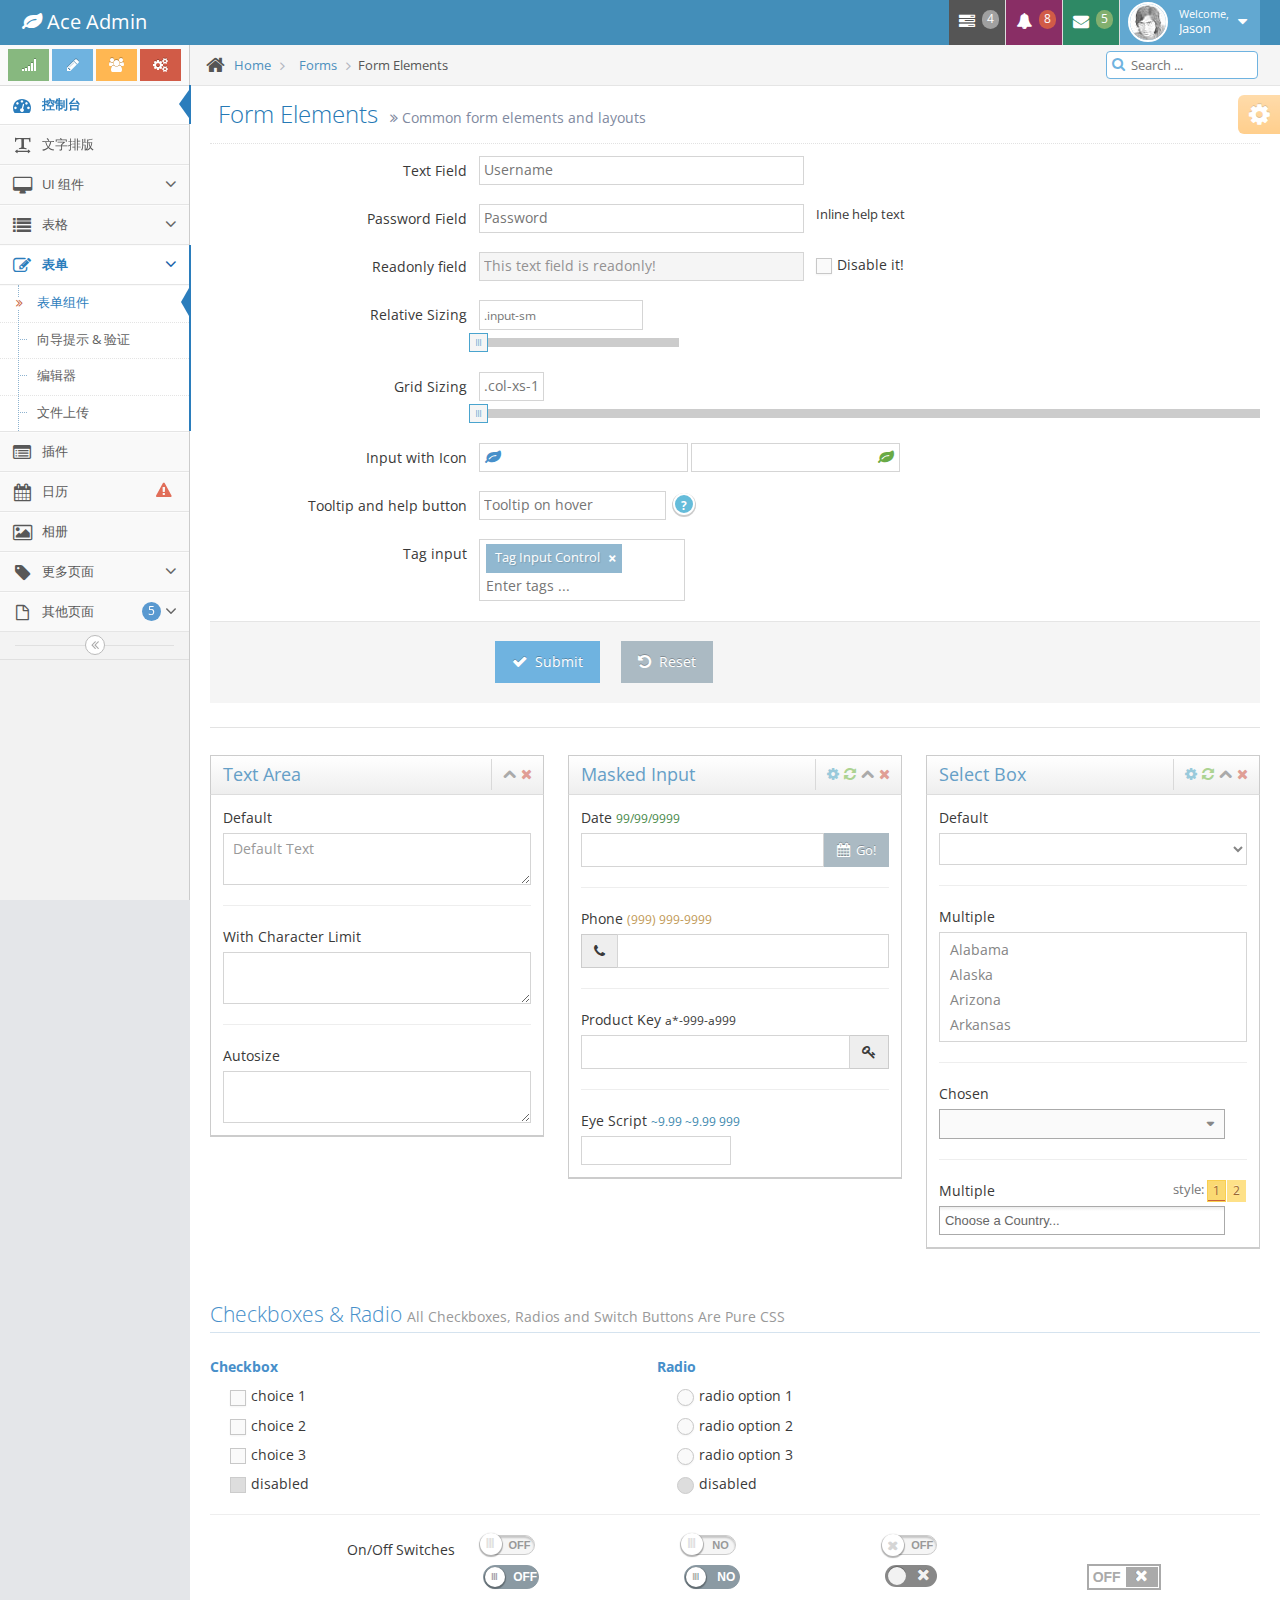
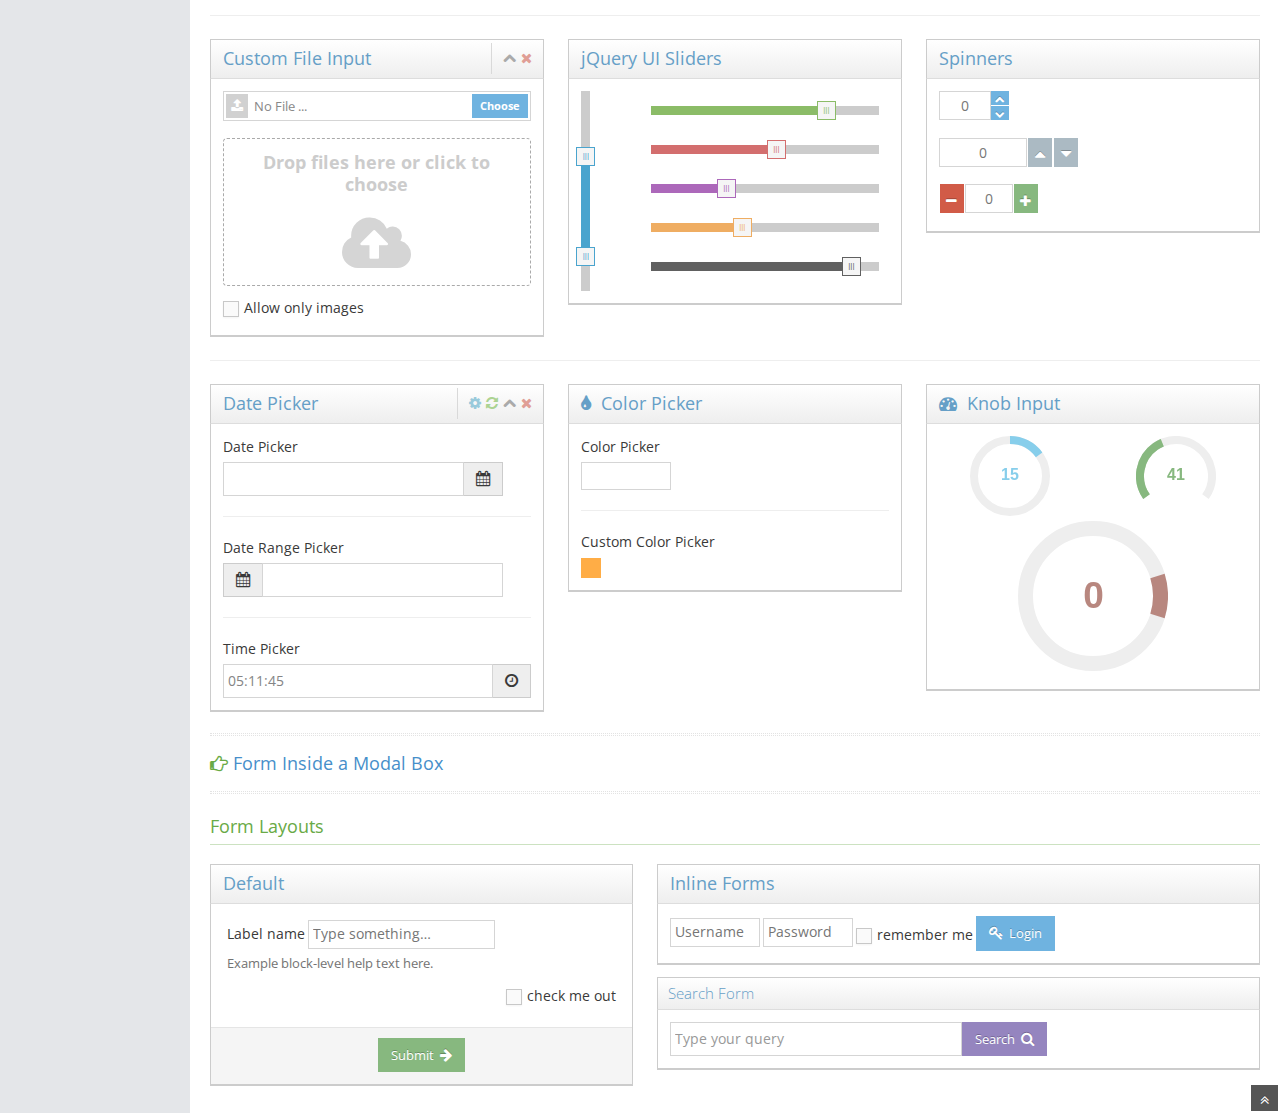
<file: ocean-resource/src/main/webapp/bootstrap/demo/form-elements.html>
<!DOCTYPE html>
<html lang="en">
	<head>
		<meta charset="utf-8" />
		<title>Bootstrap表单组件 - Bootstrap后台管理系统模版Ace下载</title>
		<meta name="keywords" content="Bootstrap模版,Bootstrap模版下载,Bootstrap教程,Bootstrap中文" />
		<meta name="description" content="站长素材提供Bootstrap模版,Bootstrap教程,Bootstrap中文翻译等相关Bootstrap插件下载" />
		<meta name="viewport" content="width=device-width, initial-scale=1.0" />

		<!-- basic styles -->

		<link href="assets/css/bootstrap.min.css" rel="stylesheet" />
		<link rel="stylesheet" href="assets/css/font-awesome.min.css" />

		<!--[if IE 7]>
		  <link rel="stylesheet" href="assets/css/font-awesome-ie7.min.css" />
		<![endif]-->

		<!-- page specific plugin styles -->

		<link rel="stylesheet" href="assets/css/jquery-ui-1.10.3.custom.min.css" />
		<link rel="stylesheet" href="assets/css/chosen.css" />
		<link rel="stylesheet" href="assets/css/datepicker.css" />
		<link rel="stylesheet" href="assets/css/bootstrap-timepicker.css" />
		<link rel="stylesheet" href="assets/css/daterangepicker.css" />
		<link rel="stylesheet" href="assets/css/colorpicker.css" />

		<!-- fonts -->

		<link rel="stylesheet" href="http://fonts.googleapis.com/css?family=Open+Sans:400,300" />

		<!-- ace styles -->

		<link rel="stylesheet" href="assets/css/ace.min.css" />
		<link rel="stylesheet" href="assets/css/ace-rtl.min.css" />
		<link rel="stylesheet" href="assets/css/ace-skins.min.css" />

		<!--[if lte IE 8]>
		  <link rel="stylesheet" href="assets/css/ace-ie.min.css" />
		<![endif]-->

		<!-- inline styles related to this page -->

		<!-- ace settings handler -->

		<script src="assets/js/ace-extra.min.js"></script>

		<!-- HTML5 shim and Respond.js IE8 support of HTML5 elements and media queries -->

		<!--[if lt IE 9]>
		<script src="assets/js/html5shiv.js"></script>
		<script src="assets/js/respond.min.js"></script>
		<![endif]-->
	</head>

	<body>
		<div class="navbar navbar-default" id="navbar">
			<script type="text/javascript">
				try{ace.settings.check('navbar' , 'fixed')}catch(e){}
			</script>

			<div class="navbar-container" id="navbar-container">
				<div class="navbar-header pull-left">
					<a href="#" class="navbar-brand">
						<small>
							<i class="icon-leaf"></i>
							Ace Admin
						</small>
					</a><!-- /.brand -->
				</div><!-- /.navbar-header -->

				<div class="navbar-header pull-right" role="navigation">
					<ul class="nav ace-nav">
						<li class="grey">
							<a data-toggle="dropdown" class="dropdown-toggle" href="#">
								<i class="icon-tasks"></i>
								<span class="badge badge-grey">4</span>
							</a>

							<ul class="pull-right dropdown-navbar dropdown-menu dropdown-caret dropdown-close">
								<li class="dropdown-header">
									<i class="icon-ok"></i>
									4 Tasks to complete
								</li>

								<li>
									<a href="#">
										<div class="clearfix">
											<span class="pull-left">Software Update</span>
											<span class="pull-right">65%</span>
										</div>

										<div class="progress progress-mini ">
											<div style="width:65%" class="progress-bar "></div>
										</div>
									</a>
								</li>

								<li>
									<a href="#">
										<div class="clearfix">
											<span class="pull-left">Hardware Upgrade</span>
											<span class="pull-right">35%</span>
										</div>

										<div class="progress progress-mini ">
											<div style="width:35%" class="progress-bar progress-bar-danger"></div>
										</div>
									</a>
								</li>

								<li>
									<a href="#">
										<div class="clearfix">
											<span class="pull-left">Unit Testing</span>
											<span class="pull-right">15%</span>
										</div>

										<div class="progress progress-mini ">
											<div style="width:15%" class="progress-bar progress-bar-warning"></div>
										</div>
									</a>
								</li>

								<li>
									<a href="#">
										<div class="clearfix">
											<span class="pull-left">Bug Fixes</span>
											<span class="pull-right">90%</span>
										</div>

										<div class="progress progress-mini progress-striped active">
											<div style="width:90%" class="progress-bar progress-bar-success"></div>
										</div>
									</a>
								</li>

								<li>
									<a href="#">
										See tasks with details
										<i class="icon-arrow-right"></i>
									</a>
								</li>
							</ul>
						</li>

						<li class="purple">
							<a data-toggle="dropdown" class="dropdown-toggle" href="#">
								<i class="icon-bell-alt icon-animated-bell"></i>
								<span class="badge badge-important">8</span>
							</a>

							<ul class="pull-right dropdown-navbar navbar-pink dropdown-menu dropdown-caret dropdown-close">
								<li class="dropdown-header">
									<i class="icon-warning-sign"></i>
									8 Notifications
								</li>

								<li>
									<a href="#">
										<div class="clearfix">
											<span class="pull-left">
												<i class="btn btn-xs no-hover btn-pink icon-comment"></i>
												New Comments
											</span>
											<span class="pull-right badge badge-info">+12</span>
										</div>
									</a>
								</li>

								<li>
									<a href="#">
										<i class="btn btn-xs btn-primary icon-user"></i>
										Bob just signed up as an editor ...
									</a>
								</li>

								<li>
									<a href="#">
										<div class="clearfix">
											<span class="pull-left">
												<i class="btn btn-xs no-hover btn-success icon-shopping-cart"></i>
												New Orders
											</span>
											<span class="pull-right badge badge-success">+8</span>
										</div>
									</a>
								</li>

								<li>
									<a href="#">
										<div class="clearfix">
											<span class="pull-left">
												<i class="btn btn-xs no-hover btn-info icon-twitter"></i>
												Followers
											</span>
											<span class="pull-right badge badge-info">+11</span>
										</div>
									</a>
								</li>

								<li>
									<a href="#">
										See all notifications
										<i class="icon-arrow-right"></i>
									</a>
								</li>
							</ul>
						</li>

						<li class="green">
							<a data-toggle="dropdown" class="dropdown-toggle" href="#">
								<i class="icon-envelope icon-animated-vertical"></i>
								<span class="badge badge-success">5</span>
							</a>

							<ul class="pull-right dropdown-navbar dropdown-menu dropdown-caret dropdown-close">
								<li class="dropdown-header">
									<i class="icon-envelope-alt"></i>
									5 Messages
								</li>

								<li>
									<a href="#">
										<img src="assets/avatars/avatar.png" class="msg-photo" alt="Alex's Avatar" />
										<span class="msg-body">
											<span class="msg-title">
												<span class="blue">Alex:</span>
												Ciao sociis natoque penatibus et auctor ...
											</span>

											<span class="msg-time">
												<i class="icon-time"></i>
												<span>a moment ago</span>
											</span>
										</span>
									</a>
								</li>

								<li>
									<a href="#">
										<img src="assets/avatars/avatar3.png" class="msg-photo" alt="Susan's Avatar" />
										<span class="msg-body">
											<span class="msg-title">
												<span class="blue">Susan:</span>
												Vestibulum id ligula porta felis euismod ...
											</span>

											<span class="msg-time">
												<i class="icon-time"></i>
												<span>20 minutes ago</span>
											</span>
										</span>
									</a>
								</li>

								<li>
									<a href="#">
										<img src="assets/avatars/avatar4.png" class="msg-photo" alt="Bob's Avatar" />
										<span class="msg-body">
											<span class="msg-title">
												<span class="blue">Bob:</span>
												Nullam quis risus eget urna mollis ornare ...
											</span>

											<span class="msg-time">
												<i class="icon-time"></i>
												<span>3:15 pm</span>
											</span>
										</span>
									</a>
								</li>

								<li>
									<a href="inbox.html">
										See all messages
										<i class="icon-arrow-right"></i>
									</a>
								</li>
							</ul>
						</li>

						<li class="light-blue">
							<a data-toggle="dropdown" href="#" class="dropdown-toggle">
								<img class="nav-user-photo" src="assets/avatars/user.jpg" alt="Jason's Photo" />
								<span class="user-info">
									<small>Welcome,</small>
									Jason
								</span>

								<i class="icon-caret-down"></i>
							</a>

							<ul class="user-menu pull-right dropdown-menu dropdown-yellow dropdown-caret dropdown-close">
								<li>
									<a href="#">
										<i class="icon-cog"></i>
										Settings
									</a>
								</li>

								<li>
									<a href="#">
										<i class="icon-user"></i>
										Profile
									</a>
								</li>

								<li class="divider"></li>

								<li>
									<a href="#">
										<i class="icon-off"></i>
										Logout
									</a>
								</li>
							</ul>
						</li>
					</ul><!-- /.ace-nav -->
				</div><!-- /.navbar-header -->
			</div><!-- /.container -->
		</div>

		<div class="main-container" id="main-container">
			<script type="text/javascript">
				try{ace.settings.check('main-container' , 'fixed')}catch(e){}
			</script>

			<div class="main-container-inner">
				<a class="menu-toggler" id="menu-toggler" href="#">
					<span class="menu-text"></span>
				</a>

				<div class="sidebar" id="sidebar">
					<script type="text/javascript">
						try{ace.settings.check('sidebar' , 'fixed')}catch(e){}
					</script>

					<div class="sidebar-shortcuts" id="sidebar-shortcuts">
						<div class="sidebar-shortcuts-large" id="sidebar-shortcuts-large">
							<button class="btn btn-success">
								<i class="icon-signal"></i>
							</button>

							<button class="btn btn-info">
								<i class="icon-pencil"></i>
							</button>

							<button class="btn btn-warning">
								<i class="icon-group"></i>
							</button>

							<button class="btn btn-danger">
								<i class="icon-cogs"></i>
							</button>
						</div>

						<div class="sidebar-shortcuts-mini" id="sidebar-shortcuts-mini">
							<span class="btn btn-success"></span>

							<span class="btn btn-info"></span>

							<span class="btn btn-warning"></span>

							<span class="btn btn-danger"></span>
						</div>
					</div><!-- #sidebar-shortcuts -->

					<ul class="nav nav-list">
						<li class="active">
							<a href="index.html">
								<i class="icon-dashboard"></i>
								<span class="menu-text"> 控制台 </span>
							</a>
						</li>

						<li>
							<a href="typography.html">
								<i class="icon-text-width"></i>
								<span class="menu-text"> 文字排版 </span>
							</a>
						</li>

						<li>
							<a href="#" class="dropdown-toggle">
								<i class="icon-desktop"></i>
								<span class="menu-text"> UI 组件 </span>

								<b class="arrow icon-angle-down"></b>
							</a>

							<ul class="submenu">
								<li>
									<a href="elements.html">
										<i class="icon-double-angle-right"></i>
										组件
									</a>
								</li>

								<li>
									<a href="buttons.html">
										<i class="icon-double-angle-right"></i>
										按钮 &amp; 图表
									</a>
								</li>

								<li>
									<a href="treeview.html">
										<i class="icon-double-angle-right"></i>
										树菜单
									</a>
								</li>

								<li>
									<a href="jquery-ui.html">
										<i class="icon-double-angle-right"></i>
										jQuery UI
									</a>
								</li>

								<li>
									<a href="nestable-list.html">
										<i class="icon-double-angle-right"></i>
										可拖拽列表
									</a>
								</li>

								<li>
									<a href="#" class="dropdown-toggle">
										<i class="icon-double-angle-right"></i>

										三级菜单
										<b class="arrow icon-angle-down"></b>
									</a>

									<ul class="submenu">
										<li>
											<a href="#">
												<i class="icon-leaf"></i>
												第一级
											</a>
										</li>

										<li>
											<a href="#" class="dropdown-toggle">
												<i class="icon-pencil"></i>

												第四级
												<b class="arrow icon-angle-down"></b>
											</a>

											<ul class="submenu">
												<li>
													<a href="#">
														<i class="icon-plus"></i>
														添加产品
													</a>
												</li>

												<li>
													<a href="#">
														<i class="icon-eye-open"></i>
														查看商品
													</a>
												</li>
											</ul>
										</li>
									</ul>
								</li>
							</ul>
						</li>

						<li>
							<a href="#" class="dropdown-toggle">
								<i class="icon-list"></i>
								<span class="menu-text"> 表格 </span>

								<b class="arrow icon-angle-down"></b>
							</a>

							<ul class="submenu">
								<li>
									<a href="tables.html">
										<i class="icon-double-angle-right"></i>
										简单 &amp; 动态
									</a>
								</li>

								<li>
									<a href="jqgrid.html">
										<i class="icon-double-angle-right"></i>
										jqGrid plugin
									</a>
								</li>
							</ul>
						</li>

						<li class="active open">
							<a href="#" class="dropdown-toggle">
								<i class="icon-edit"></i>
								<span class="menu-text"> 表单 </span>

								<b class="arrow icon-angle-down"></b>
							</a>

							<ul class="submenu">
								<li class="active">
									<a href="form-elements.html">
										<i class="icon-double-angle-right"></i>
										表单组件
									</a>
								</li>

								<li>
									<a href="form-wizard.html">
										<i class="icon-double-angle-right"></i>
										向导提示 &amp; 验证
									</a>
								</li>

								<li>
									<a href="wysiwyg.html">
										<i class="icon-double-angle-right"></i>
										编辑器
									</a>
								</li>

								<li>
									<a href="dropzone.html">
										<i class="icon-double-angle-right"></i>
										文件上传
									</a>
								</li>
							</ul>
						</li>

						<li>
							<a href="widgets.html">
								<i class="icon-list-alt"></i>
								<span class="menu-text"> 插件 </span>
							</a>
						</li>

						<li>
							<a href="calendar.html">
								<i class="icon-calendar"></i>

								<span class="menu-text">
									日历
									<span class="badge badge-transparent tooltip-error" title="2&nbsp;Important&nbsp;Events">
										<i class="icon-warning-sign red bigger-130"></i>
									</span>
								</span>
							</a>
						</li>

						<li>
							<a href="gallery.html">
								<i class="icon-picture"></i>
								<span class="menu-text"> 相册 </span>
							</a>
						</li>

						<li>
							<a href="#" class="dropdown-toggle">
								<i class="icon-tag"></i>
								<span class="menu-text"> 更多页面 </span>

								<b class="arrow icon-angle-down"></b>
							</a>

							<ul class="submenu">
								<li>
									<a href="profile.html">
										<i class="icon-double-angle-right"></i>
										用户信息
									</a>
								</li>

								<li>
									<a href="inbox.html">
										<i class="icon-double-angle-right"></i>
										收件箱
									</a>
								</li>

								<li>
									<a href="pricing.html">
										<i class="icon-double-angle-right"></i>
										售价单
									</a>
								</li>

								<li>
									<a href="invoice.html">
										<i class="icon-double-angle-right"></i>
										购物车
									</a>
								</li>

								<li>
									<a href="timeline.html">
										<i class="icon-double-angle-right"></i>
										时间轴
									</a>
								</li>

								<li>
									<a href="login.html">
										<i class="icon-double-angle-right"></i>
										登录 &amp; 注册
									</a>
								</li>
							</ul>
						</li>

						<li>
							<a href="#" class="dropdown-toggle">
								<i class="icon-file-alt"></i>

								<span class="menu-text">
									其他页面
									<span class="badge badge-primary ">5</span>
								</span>

								<b class="arrow icon-angle-down"></b>
							</a>

							<ul class="submenu">
								<li>
									<a href="faq.html">
										<i class="icon-double-angle-right"></i>
										帮助
									</a>
								</li>

								<li>
									<a href="error-404.html">
										<i class="icon-double-angle-right"></i>
										404错误页面
									</a>
								</li>

								<li>
									<a href="error-500.html">
										<i class="icon-double-angle-right"></i>
										500错误页面
									</a>
								</li>

								<li>
									<a href="grid.html">
										<i class="icon-double-angle-right"></i>
										网格
									</a>
								</li>

								<li>
									<a href="blank.html">
										<i class="icon-double-angle-right"></i>
										空白页面
									</a>
								</li>
							</ul>
						</li>
					</ul><!-- /.nav-list -->

					<div class="sidebar-collapse" id="sidebar-collapse">
						<i class="icon-double-angle-left" data-icon1="icon-double-angle-left" data-icon2="icon-double-angle-right"></i>
					</div>

					<script type="text/javascript">
						try{ace.settings.check('sidebar' , 'collapsed')}catch(e){}
					</script>
				</div>

				<div class="main-content">
					<div class="breadcrumbs" id="breadcrumbs">
						<script type="text/javascript">
							try{ace.settings.check('breadcrumbs' , 'fixed')}catch(e){}
						</script>

						<ul class="breadcrumb">
							<li>
								<i class="icon-home home-icon"></i>
								<a href="#">Home</a>
							</li>

							<li>
								<a href="#">Forms</a>
							</li>
							<li class="active">Form Elements</li>
						</ul><!-- .breadcrumb -->

						<div class="nav-search" id="nav-search">
							<form class="form-search">
								<span class="input-icon">
									<input type="text" placeholder="Search ..." class="nav-search-input" id="nav-search-input" autocomplete="off" />
									<i class="icon-search nav-search-icon"></i>
								</span>
							</form>
						</div><!-- #nav-search -->
					</div>

					<div class="page-content">
						<div class="page-header">
							<h1>
								Form Elements
								<small>
									<i class="icon-double-angle-right"></i>
									Common form elements and layouts
								</small>
							</h1>
						</div><!-- /.page-header -->

						<div class="row">
							<div class="col-xs-12">
								<!-- PAGE CONTENT BEGINS -->

								<form class="form-horizontal" role="form">
									<div class="form-group">
										<label class="col-sm-3 control-label no-padding-right" for="form-field-1"> Text Field </label>

										<div class="col-sm-9">
											<input type="text" id="form-field-1" placeholder="Username" class="col-xs-10 col-sm-5" />
										</div>
									</div>

									<div class="space-4"></div>

									<div class="form-group">
										<label class="col-sm-3 control-label no-padding-right" for="form-field-2"> Password Field </label>

										<div class="col-sm-9">
											<input type="password" id="form-field-2" placeholder="Password" class="col-xs-10 col-sm-5" />
											<span class="help-inline col-xs-12 col-sm-7">
												<span class="middle">Inline help text</span>
											</span>
										</div>
									</div>

									<div class="space-4"></div>

									<div class="form-group">
										<label class="col-sm-3 control-label no-padding-right" for="form-input-readonly"> Readonly field </label>

										<div class="col-sm-9">
											<input readonly="" type="text" class="col-xs-10 col-sm-5" id="form-input-readonly" value="This text field is readonly!" />
											<span class="help-inline col-xs-12 col-sm-7">
												<label class="middle">
													<input class="ace" type="checkbox" id="id-disable-check" />
													<span class="lbl"> Disable it!</span>
												</label>
											</span>
										</div>
									</div>

									<div class="space-4"></div>

									<div class="form-group">
										<label class="col-sm-3 control-label no-padding-right" for="form-field-4">Relative Sizing</label>

										<div class="col-sm-9">
											<input class="input-sm" type="text" id="form-field-4" placeholder=".input-sm" />
											<div class="space-2"></div>

											<div class="help-block" id="input-size-slider"></div>
										</div>
									</div>

									<div class="form-group">
										<label class="col-sm-3 control-label no-padding-right" for="form-field-5">Grid Sizing</label>

										<div class="col-sm-9">
											<div class="clearfix">
												<input class="col-xs-1" type="text" id="form-field-5" placeholder=".col-xs-1" />
											</div>

											<div class="space-2"></div>

											<div class="help-block" id="input-span-slider"></div>
										</div>
									</div>

									<div class="form-group">
										<label class="col-sm-3 control-label no-padding-right">Input with Icon</label>

										<div class="col-sm-9">
											<span class="input-icon">
												<input type="text" id="form-field-icon-1" />
												<i class="icon-leaf blue"></i>
											</span>

											<span class="input-icon input-icon-right">
												<input type="text" id="form-field-icon-2" />
												<i class="icon-leaf green"></i>
											</span>
										</div>
									</div>

									<div class="space-4"></div>

									<div class="form-group">
										<label class="col-sm-3 control-label no-padding-right" for="form-field-6">Tooltip and help button</label>

										<div class="col-sm-9">
											<input data-rel="tooltip" type="text" id="form-field-6" placeholder="Tooltip on hover" title="Hello Tooltip!" data-placement="bottom" />
											<span class="help-button" data-rel="popover" data-trigger="hover" data-placement="left" data-content="More details." title="Popover on hover">?</span>
										</div>
									</div>

									<div class="space-4"></div>

									<div class="form-group">
										<label class="col-sm-3 control-label no-padding-right" for="form-field-tags">Tag input</label>

										<div class="col-sm-9">
											<input type="text" name="tags" id="form-field-tags" value="Tag Input Control" placeholder="Enter tags ..." />
										</div>
									</div>

									<div class="clearfix form-actions">
										<div class="col-md-offset-3 col-md-9">
											<button class="btn btn-info" type="button">
												<i class="icon-ok bigger-110"></i>
												Submit
											</button>

											&nbsp; &nbsp; &nbsp;
											<button class="btn" type="reset">
												<i class="icon-undo bigger-110"></i>
												Reset
											</button>
										</div>
									</div>

									<div class="hr hr-24"></div>

									<div class="row">
										<div class="col-xs-12 col-sm-4">
											<div class="widget-box">
												<div class="widget-header">
													<h4>Text Area</h4>

													<div class="widget-toolbar">
														<a href="#" data-action="collapse">
															<i class="icon-chevron-up"></i>
														</a>

														<a href="#" data-action="close">
															<i class="icon-remove"></i>
														</a>
													</div>
												</div>

												<div class="widget-body">
													<div class="widget-main">
														<div>
															<label for="form-field-8">Default</label>

															<textarea class="form-control" id="form-field-8" placeholder="Default Text"></textarea>
														</div>

														<hr />
														<div>
															<label for="form-field-9">With Character Limit</label>

															<textarea class="form-control limited" id="form-field-9" maxlength="50"></textarea>
														</div>

														<hr />
														<div>
															<label for="form-field-11">Autosize</label>

															<textarea id="form-field-11" class="autosize-transition form-control"></textarea>
														</div>
													</div>
												</div>
											</div>
										</div><!-- /span -->

										<div class="col-xs-12 col-sm-4">
											<div class="widget-box">
												<div class="widget-header">
													<h4>Masked Input</h4>

													<span class="widget-toolbar">
														<a href="#" data-action="settings">
															<i class="icon-cog"></i>
														</a>

														<a href="#" data-action="reload">
															<i class="icon-refresh"></i>
														</a>

														<a href="#" data-action="collapse">
															<i class="icon-chevron-up"></i>
														</a>

														<a href="#" data-action="close">
															<i class="icon-remove"></i>
														</a>
													</span>
												</div>

												<div class="widget-body">
													<div class="widget-main">
														<div>
															<label for="form-field-mask-1">
																Date
																<small class="text-success">99/99/9999</small>
															</label>

															<div class="input-group">
																<input class="form-control input-mask-date" type="text" id="form-field-mask-1" />
																<span class="input-group-btn">
																	<button class="btn btn-sm btn-default" type="button">
																		<i class="icon-calendar bigger-110"></i>
																		Go!
																	</button>
																</span>
															</div>
														</div>

														<hr />
														<div>
															<label for="form-field-mask-2">
																Phone
																<small class="text-warning">(999) 999-9999</small>
															</label>

															<div class="input-group">
																<span class="input-group-addon">
																	<i class="icon-phone"></i>
																</span>

																<input class="form-control input-mask-phone" type="text" id="form-field-mask-2" />
															</div>
														</div>

														<hr />
														<div>
															<label for="form-field-mask-3">
																Product Key
																<small class="text-error">a*-999-a999</small>
															</label>

															<div class="input-group">
																<input class="form-control input-mask-product" type="text" id="form-field-mask-3" />
																<span class="input-group-addon">
																	<i class="icon-key"></i>
																</span>
															</div>
														</div>

														<hr />
														<div>
															<label for="form-field-mask-4">
																Eye Script
																<small class="text-info">~9.99 ~9.99 999</small>
															</label>

															<div>
																<input class="input-medium input-mask-eyescript" type="text" id="form-field-mask-4" />
															</div>
														</div>
													</div>
												</div>
											</div>
										</div><!-- /span -->

										<div class="col-xs-12 col-sm-4">
											<div class="widget-box">
												<div class="widget-header">
													<h4>Select Box</h4>

													<span class="widget-toolbar">
														<a href="#" data-action="settings">
															<i class="icon-cog"></i>
														</a>

														<a href="#" data-action="reload">
															<i class="icon-refresh"></i>
														</a>

														<a href="#" data-action="collapse">
															<i class="icon-chevron-up"></i>
														</a>

														<a href="#" data-action="close">
															<i class="icon-remove"></i>
														</a>
													</span>
												</div>

												<div class="widget-body">
													<div class="widget-main">
														<div>
															<label for="form-field-select-1">Default</label>

															<select class="form-control" id="form-field-select-1">
																<option value="">&nbsp;</option>
																<option value="AL">Alabama</option>
																<option value="AK">Alaska</option>
																<option value="AZ">Arizona</option>
																<option value="AR">Arkansas</option>
																<option value="CA">California</option>
																<option value="CO">Colorado</option>
																<option value="CT">Connecticut</option>
																<option value="DE">Delaware</option>
																<option value="FL">Florida</option>
																<option value="GA">Georgia</option>
																<option value="HI">Hawaii</option>
																<option value="ID">Idaho</option>
																<option value="IL">Illinois</option>
																<option value="IN">Indiana</option>
																<option value="IA">Iowa</option>
																<option value="KS">Kansas</option>
																<option value="KY">Kentucky</option>
																<option value="LA">Louisiana</option>
																<option value="ME">Maine</option>
																<option value="MD">Maryland</option>
																<option value="MA">Massachusetts</option>
																<option value="MI">Michigan</option>
																<option value="MN">Minnesota</option>
																<option value="MS">Mississippi</option>
																<option value="MO">Missouri</option>
																<option value="MT">Montana</option>
																<option value="NE">Nebraska</option>
																<option value="NV">Nevada</option>
																<option value="NH">New Hampshire</option>
																<option value="NJ">New Jersey</option>
																<option value="NM">New Mexico</option>
																<option value="NY">New York</option>
																<option value="NC">North Carolina</option>
																<option value="ND">North Dakota</option>
																<option value="OH">Ohio</option>
																<option value="OK">Oklahoma</option>
																<option value="OR">Oregon</option>
																<option value="PA">Pennsylvania</option>
																<option value="RI">Rhode Island</option>
																<option value="SC">South Carolina</option>
																<option value="SD">South Dakota</option>
																<option value="TN">Tennessee</option>
																<option value="TX">Texas</option>
																<option value="UT">Utah</option>
																<option value="VT">Vermont</option>
																<option value="VA">Virginia</option>
																<option value="WA">Washington</option>
																<option value="WV">West Virginia</option>
																<option value="WI">Wisconsin</option>
																<option value="WY">Wyoming</option>
															</select>
														</div>

														<hr />
														<div>
															<label for="form-field-select-2">Multiple</label>

															<select class="form-control" id="form-field-select-2" multiple="multiple">
																<option value="AL">Alabama</option>
																<option value="AK">Alaska</option>
																<option value="AZ">Arizona</option>
																<option value="AR">Arkansas</option>
																<option value="CA">California</option>
																<option value="CO">Colorado</option>
																<option value="CT">Connecticut</option>
																<option value="DE">Delaware</option>
																<option value="FL">Florida</option>
																<option value="GA">Georgia</option>
																<option value="HI">Hawaii</option>
																<option value="ID">Idaho</option>
																<option value="IL">Illinois</option>
																<option value="IN">Indiana</option>
																<option value="IA">Iowa</option>
																<option value="KS">Kansas</option>
																<option value="KY">Kentucky</option>
																<option value="LA">Louisiana</option>
																<option value="ME">Maine</option>
																<option value="MD">Maryland</option>
																<option value="MA">Massachusetts</option>
																<option value="MI">Michigan</option>
																<option value="MN">Minnesota</option>
																<option value="MS">Mississippi</option>
																<option value="MO">Missouri</option>
																<option value="MT">Montana</option>
																<option value="NE">Nebraska</option>
																<option value="NV">Nevada</option>
																<option value="NH">New Hampshire</option>
																<option value="NJ">New Jersey</option>
																<option value="NM">New Mexico</option>
																<option value="NY">New York</option>
																<option value="NC">North Carolina</option>
																<option value="ND">North Dakota</option>
																<option value="OH">Ohio</option>
																<option value="OK">Oklahoma</option>
																<option value="OR">Oregon</option>
																<option value="PA">Pennsylvania</option>
																<option value="RI">Rhode Island</option>
																<option value="SC">South Carolina</option>
																<option value="SD">South Dakota</option>
																<option value="TN">Tennessee</option>
																<option value="TX">Texas</option>
																<option value="UT">Utah</option>
																<option value="VT">Vermont</option>
																<option value="VA">Virginia</option>
																<option value="WA">Washington</option>
																<option value="WV">West Virginia</option>
																<option value="WI">Wisconsin</option>
																<option value="WY">Wyoming</option>
															</select>
														</div>

														<hr />
														<div>
															<label for="form-field-select-3">Chosen</label>

															<br />
															<select class="width-80 chosen-select" id="form-field-select-3" data-placeholder="Choose a Country...">
																<option value="">&nbsp;</option>
																<option value="AL">Alabama</option>
																<option value="AK">Alaska</option>
																<option value="AZ">Arizona</option>
																<option value="AR">Arkansas</option>
																<option value="CA">California</option>
																<option value="CO">Colorado</option>
																<option value="CT">Connecticut</option>
																<option value="DE">Delaware</option>
																<option value="FL">Florida</option>
																<option value="GA">Georgia</option>
																<option value="HI">Hawaii</option>
																<option value="ID">Idaho</option>
																<option value="IL">Illinois</option>
																<option value="IN">Indiana</option>
																<option value="IA">Iowa</option>
																<option value="KS">Kansas</option>
																<option value="KY">Kentucky</option>
																<option value="LA">Louisiana</option>
																<option value="ME">Maine</option>
																<option value="MD">Maryland</option>
																<option value="MA">Massachusetts</option>
																<option value="MI">Michigan</option>
																<option value="MN">Minnesota</option>
																<option value="MS">Mississippi</option>
																<option value="MO">Missouri</option>
																<option value="MT">Montana</option>
																<option value="NE">Nebraska</option>
																<option value="NV">Nevada</option>
																<option value="NH">New Hampshire</option>
																<option value="NJ">New Jersey</option>
																<option value="NM">New Mexico</option>
																<option value="NY">New York</option>
																<option value="NC">North Carolina</option>
																<option value="ND">North Dakota</option>
																<option value="OH">Ohio</option>
																<option value="OK">Oklahoma</option>
																<option value="OR">Oregon</option>
																<option value="PA">Pennsylvania</option>
																<option value="RI">Rhode Island</option>
																<option value="SC">South Carolina</option>
																<option value="SD">South Dakota</option>
																<option value="TN">Tennessee</option>
																<option value="TX">Texas</option>
																<option value="UT">Utah</option>
																<option value="VT">Vermont</option>
																<option value="VA">Virginia</option>
																<option value="WA">Washington</option>
																<option value="WV">West Virginia</option>
																<option value="WI">Wisconsin</option>
																<option value="WY">Wyoming</option>
															</select>
														</div>

														<hr />
														<div>
															<div class="row">
																<div class="col-sm-6">
																	<span class="bigger-110">Multiple</span>
																</div><!-- /span -->

																<div class="col-sm-6">
																	<span class="pull-right inline">
																		<span class="grey">style:</span>

																		<span class="btn-toolbar inline middle no-margin">
																			<span id="chosen-multiple-style" data-toggle="buttons" class="btn-group no-margin">
																				<label class="btn btn-xs btn-yellow active">
																					1
																					<input type="radio" value="1" />
																				</label>

																				<label class="btn btn-xs btn-yellow">
																					2
																					<input type="radio" value="2" />
																				</label>
																			</span>
																		</span>
																	</span>
																</div><!-- /span -->
															</div>

															<div class="space-2"></div>

															<select multiple="" class="width-80 chosen-select" id="form-field-select-4" data-placeholder="Choose a Country...">
																<option value="">&nbsp;</option>
																<option value="AL">Alabama</option>
																<option value="AK">Alaska</option>
																<option value="AZ">Arizona</option>
																<option value="AR">Arkansas</option>
																<option value="CA">California</option>
																<option value="CO">Colorado</option>
																<option value="CT">Connecticut</option>
																<option value="DE">Delaware</option>
																<option value="FL">Florida</option>
																<option value="GA">Georgia</option>
																<option value="HI">Hawaii</option>
																<option value="ID">Idaho</option>
																<option value="IL">Illinois</option>
																<option value="IN">Indiana</option>
																<option value="IA">Iowa</option>
																<option value="KS">Kansas</option>
																<option value="KY">Kentucky</option>
																<option value="LA">Louisiana</option>
																<option value="ME">Maine</option>
																<option value="MD">Maryland</option>
																<option value="MA">Massachusetts</option>
																<option value="MI">Michigan</option>
																<option value="MN">Minnesota</option>
																<option value="MS">Mississippi</option>
																<option value="MO">Missouri</option>
																<option value="MT">Montana</option>
																<option value="NE">Nebraska</option>
																<option value="NV">Nevada</option>
																<option value="NH">New Hampshire</option>
																<option value="NJ">New Jersey</option>
																<option value="NM">New Mexico</option>
																<option value="NY">New York</option>
																<option value="NC">North Carolina</option>
																<option value="ND">North Dakota</option>
																<option value="OH">Ohio</option>
																<option value="OK">Oklahoma</option>
																<option value="OR">Oregon</option>
																<option value="PA">Pennsylvania</option>
																<option value="RI">Rhode Island</option>
																<option value="SC">South Carolina</option>
																<option value="SD">South Dakota</option>
																<option value="TN">Tennessee</option>
																<option value="TX">Texas</option>
																<option value="UT">Utah</option>
																<option value="VT">Vermont</option>
																<option value="VA">Virginia</option>
																<option value="WA">Washington</option>
																<option value="WV">West Virginia</option>
																<option value="WI">Wisconsin</option>
																<option value="WY">Wyoming</option>
															</select>
														</div>
													</div>
												</div>
											</div>
										</div><!-- /span -->
									</div><!-- /row -->

									<div class="space-24"></div>

									<h3 class="header smaller lighter blue">
										Checkboxes & Radio
										<small>All Checkboxes, Radios and Switch Buttons Are Pure CSS</small>
									</h3>

									<div class="row">
										<div class="col-xs-12 col-sm-5">
											<div class="control-group">
												<label class="control-label bolder blue">Checkbox</label>

												<div class="checkbox">
													<label>
														<input name="form-field-checkbox" type="checkbox" class="ace" />
														<span class="lbl"> choice 1</span>
													</label>
												</div>

												<div class="checkbox">
													<label>
														<input name="form-field-checkbox" type="checkbox" class="ace" />
														<span class="lbl"> choice 2</span>
													</label>
												</div>

												<div class="checkbox">
													<label>
														<input name="form-field-checkbox" class="ace ace-checkbox-2" type="checkbox" />
														<span class="lbl"> choice 3</span>
													</label>
												</div>

												<div class="checkbox">
													<label class="block">
														<input name="form-field-checkbox" disabled="" type="checkbox" class="ace" />
														<span class="lbl"> disabled</span>
													</label>
												</div>
											</div>
										</div>

										<div class="col-xs-12 col-sm-6">
											<div class="control-group">
												<label class="control-label bolder blue">Radio</label>

												<div class="radio">
													<label>
														<input name="form-field-radio" type="radio" class="ace" />
														<span class="lbl"> radio option 1</span>
													</label>
												</div>

												<div class="radio">
													<label>
														<input name="form-field-radio" type="radio" class="ace" />
														<span class="lbl"> radio option 2</span>
													</label>
												</div>

												<div class="radio">
													<label>
														<input name="form-field-radio" type="radio" class="ace" />
														<span class="lbl"> radio option 3</span>
													</label>
												</div>

												<div class="radio">
													<label>
														<input disabled="" name="form-field-radio" type="radio" class="ace" />
														<span class="lbl"> disabled</span>
													</label>
												</div>
											</div>
										</div>
									</div><!-- /row -->

									<hr />
									<div class="form-group">
										<label class="control-label col-xs-12 col-sm-3">On/Off Switches</label>

										<div class="controls col-xs-12 col-sm-9">
											<div class="row">
												<div class="col-xs-3">
													<label>
														<input name="switch-field-1" class="ace ace-switch" type="checkbox" />
														<span class="lbl"></span>
													</label>
												</div>

												<div class="col-xs-3">
													<label>
														<input name="switch-field-1" class="ace ace-switch ace-switch-2" type="checkbox" />
														<span class="lbl"></span>
													</label>
												</div>

												<div class="col-xs-3">
													<label>
														<input name="switch-field-1" class="ace ace-switch ace-switch-3" type="checkbox" />
														<span class="lbl"></span>
													</label>
												</div>
											</div>

											<div class="row">
												<div class="col-xs-3">
													<label>
														<input name="switch-field-1" class="ace ace-switch ace-switch-4" type="checkbox" />
														<span class="lbl"></span>
													</label>
												</div>

												<div class="col-xs-3">
													<label>
														<input name="switch-field-1" class="ace ace-switch ace-switch-5" type="checkbox" />
														<span class="lbl"></span>
													</label>
												</div>

												<div class="col-xs-3">
													<label>
														<input name="switch-field-1" class="ace ace-switch ace-switch-6" type="checkbox" />
														<span class="lbl"></span>
													</label>
												</div>

												<div class="col-xs-3">
													<label>
														<input name="switch-field-1" class="ace ace-switch ace-switch-7" type="checkbox" />
														<span class="lbl"></span>
													</label>
												</div>
											</div>
										</div>
									</div>

									<hr />
									<div class="row">
										<div class="col-sm-4">
											<div class="widget-box">
												<div class="widget-header">
													<h4>Custom File Input</h4>

													<span class="widget-toolbar">
														<a href="#" data-action="collapse">
															<i class="icon-chevron-up"></i>
														</a>

														<a href="#" data-action="close">
															<i class="icon-remove"></i>
														</a>
													</span>
												</div>

												<div class="widget-body">
													<div class="widget-main">
														<input type="file" id="id-input-file-2" />
														<input multiple="" type="file" id="id-input-file-3" />
														<label>
															<input type="checkbox" name="file-format" id="id-file-format" class="ace" />
															<span class="lbl"> Allow only images</span>
														</label>
													</div>
												</div>
											</div>
										</div>

										<div class="col-sm-4">
											<div class="widget-box">
												<div class="widget-header">
													<h4>jQuery UI Sliders</h4>
												</div>

												<div class="widget-body">
													<div class="widget-main">
														<div class="row">
															<div class="col-xs-3 col-md-2">
																<div id="slider-range"></div>
															</div>

															<div class="col-xs-9 col-md-10">
																<div id="eq">
																	<span class="ui-slider-green">77</span>
																	<span class="ui-slider-red">55</span>
																	<span class="ui-slider-purple">33</span>
																	<span class="ui-slider-orange">40</span>
																	<span class="ui-slider-dark">88</span>
																</div>
															</div>
														</div>
													</div>
												</div>
											</div>
										</div>

										<div class="col-sm-4">
											<div class="widget-box">
												<div class="widget-header">
													<h4>Spinners</h4>
												</div>

												<div class="widget-body">
													<div class="widget-main">
														<input type="text" class="input-mini" id="spinner1" />
														<div class="space-6"></div>

														<input type="text" class="input-mini" id="spinner2" />
														<div class="space-6"></div>

														<input type="text" class="input-mini" id="spinner3" />
													</div>
												</div>
											</div>
										</div>
									</div>

									<hr />
									<div class="row">
										<div class="col-sm-4">
											<div class="widget-box">
												<div class="widget-header">
													<h4>Date Picker</h4>

													<span class="widget-toolbar">
														<a href="#" data-action="settings">
															<i class="icon-cog"></i>
														</a>

														<a href="#" data-action="reload">
															<i class="icon-refresh"></i>
														</a>

														<a href="#" data-action="collapse">
															<i class="icon-chevron-up"></i>
														</a>

														<a href="#" data-action="close">
															<i class="icon-remove"></i>
														</a>
													</span>
												</div>

												<div class="widget-body">
													<div class="widget-main">
														<label for="id-date-picker-1">Date Picker</label>

														<div class="row">
															<div class="col-xs-8 col-sm-11">
																<div class="input-group">
																	<input class="form-control date-picker" id="id-date-picker-1" type="text" data-date-format="dd-mm-yyyy" />
																	<span class="input-group-addon">
																		<i class="icon-calendar bigger-110"></i>
																	</span>
																</div>
															</div>
														</div>

														<hr />
														<label for="id-date-range-picker-1">Date Range Picker</label>

														<div class="row">
															<div class="col-xs-8 col-sm-11">
																<div class="input-group">
																	<span class="input-group-addon">
																		<i class="icon-calendar bigger-110"></i>
																	</span>

																	<input class="form-control" type="text" name="date-range-picker" id="id-date-range-picker-1" />
																</div>
															</div>
														</div>

														<hr />
														<label for="timepicker1">Time Picker</label>

														<div class="input-group bootstrap-timepicker">
															<input id="timepicker1" type="text" class="form-control" />
															<span class="input-group-addon">
																<i class="icon-time bigger-110"></i>
															</span>
														</div>
													</div>
												</div>
											</div>
										</div>

										<div class="col-sm-4">
											<div class="widget-box">
												<div class="widget-header">
													<h4>
														<i class="icon-tint"></i>
														Color Picker
													</h4>
												</div>

												<div class="widget-body">
													<div class="widget-main">
														<div class="row-fluid">
															<label for="colorpicker1">Color Picker</label>
														</div>

														<div class="control-group">
															<div class="bootstrap-colorpicker">
																<input id="colorpicker1" type="text" class="input-small" />
															</div>
														</div>

														<hr />
														<label for="simple-colorpicker-1">Custom Color Picker</label>

														<select id="simple-colorpicker-1" class="hide">
															<option value="#ac725e">#ac725e</option>
															<option value="#d06b64">#d06b64</option>
															<option value="#f83a22">#f83a22</option>
															<option value="#fa573c">#fa573c</option>
															<option value="#ff7537">#ff7537</option>
															<option value="#ffad46" selected="">#ffad46</option>
															<option value="#42d692">#42d692</option>
															<option value="#16a765">#16a765</option>
															<option value="#7bd148">#7bd148</option>
															<option value="#b3dc6c">#b3dc6c</option>
															<option value="#fbe983">#fbe983</option>
															<option value="#fad165">#fad165</option>
															<option value="#92e1c0">#92e1c0</option>
															<option value="#9fe1e7">#9fe1e7</option>
															<option value="#9fc6e7">#9fc6e7</option>
															<option value="#4986e7">#4986e7</option>
															<option value="#9a9cff">#9a9cff</option>
															<option value="#b99aff">#b99aff</option>
															<option value="#c2c2c2">#c2c2c2</option>
															<option value="#cabdbf">#cabdbf</option>
															<option value="#cca6ac">#cca6ac</option>
															<option value="#f691b2">#f691b2</option>
															<option value="#cd74e6">#cd74e6</option>
															<option value="#a47ae2">#a47ae2</option>
															<option value="#555">#555</option>
														</select>
													</div>
												</div>
											</div>
										</div>

										<div class="col-sm-4">
											<div class="widget-box">
												<div class="widget-header">
													<h4>
														<i class="icon-dashboard"></i>
														Knob Input
													</h4>
												</div>

												<div class="widget-body">
													<div class="widget-main">
														<div class="control-group">
															<div class="row">
																<div class="col-xs-6 center">
																	<div class="knob-container inline">
																		<input type="text" class="input-small knob" value="15" data-min="0" data-max="100" data-step="10" data-width="80" data-height="80" data-thickness=".2" />
																	</div>
																</div>

																<div class="col-xs-6  center">
																	<div class="knob-container inline">
																		<input type="text" class="input-small knob" value="41" data-min="0" data-max="100" data-width="80" data-height="80" data-thickness=".2" data-fgColor="#87B87F" data-displayPrevious="true" data-angleArc="250" data-angleOffset="-125" />
																	</div>
																</div>
															</div>

															<div class="row">
																<div class="col-xs-12 center">
																	<div class="knob-container inline">
																		<input type="text" class="input-small knob" data-min="0" data-max="10" data-width="150" data-height="150" data-thickness=".2" data-fgColor="#B8877F" data-angleOffset="90" data-cursor="true" />
																	</div>
																</div>
															</div>
														</div>
													</div>
												</div>
											</div>
										</div>
									</div>
								</form>

								<div class="hr hr-18 dotted hr-double"></div>

								<h4 class="pink">
									<i class="icon-hand-right green"></i>
									<a href="#modal-form" role="button" class="blue" data-toggle="modal"> Form Inside a Modal Box </a>
								</h4>

								<div class="hr hr-18 dotted hr-double"></div>
								<h4 class="header green">Form Layouts</h4>

								<div class="row">
									<div class="col-sm-5">
										<div class="widget-box">
											<div class="widget-header">
												<h4>Default</h4>
											</div>

											<div class="widget-body">
												<div class="widget-main no-padding">
													<form>
														<!-- <legend>Form</legend> -->

														<fieldset>
															<label>Label name</label>

															<input type="text" placeholder="Type something&hellip;" />
															<span class="help-block">Example block-level help text here.</span>

															<label class="pull-right">
																<input type="checkbox" class="ace" />
																<span class="lbl"> check me out</span>
															</label>
														</fieldset>

														<div class="form-actions center">
															<button type="button" class="btn btn-sm btn-success">
																Submit
																<i class="icon-arrow-right icon-on-right bigger-110"></i>
															</button>
														</div>
													</form>
												</div>
											</div>
										</div>
									</div>

									<div class="col-sm-7">
										<div class="widget-box">
											<div class="widget-header">
												<h4>Inline Forms</h4>
											</div>

											<div class="widget-body">
												<div class="widget-main">
													<form class="form-inline">
														<input type="text" class="input-small" placeholder="Username" />
														<input type="password" class="input-small" placeholder="Password" />
														<label class="inline">
															<input type="checkbox" class="ace" />
															<span class="lbl"> remember me</span>
														</label>

														<button type="button" class="btn btn-info btn-sm">
															<i class="icon-key bigger-110"></i>
															Login
														</button>
													</form>
												</div>
											</div>
										</div>

										<div class="space-6"></div>

										<div class="widget-box">
											<div class="widget-header widget-header-small">
												<h5 class="lighter">Search Form</h5>
											</div>

											<div class="widget-body">
												<div class="widget-main">
													<form class="form-search">
														<div class="row">
															<div class="col-xs-12 col-sm-8">
																<div class="input-group">
																	<input type="text" class="form-control search-query" placeholder="Type your query" />
																	<span class="input-group-btn">
																		<button type="button" class="btn btn-purple btn-sm">
																			Search
																			<i class="icon-search icon-on-right bigger-110"></i>
																		</button>
																	</span>
																</div>
															</div>
														</div>
													</form>
												</div>
											</div>
										</div>
									</div>
								</div>

								<div id="modal-form" class="modal" tabindex="-1">
									<div class="modal-dialog">
										<div class="modal-content">
											<div class="modal-header">
												<button type="button" class="close" data-dismiss="modal">&times;</button>
												<h4 class="blue bigger">Please fill the following form fields</h4>
											</div>

											<div class="modal-body overflow-visible">
												<div class="row">
													<div class="col-xs-12 col-sm-5">
														<div class="space"></div>

														<input type="file" />
													</div>

													<div class="col-xs-12 col-sm-7">
														<div class="form-group">
															<label for="form-field-select-3">Location</label>

															<div>
																<select class="chosen-select" data-placeholder="Choose a Country...">
																	<option value="">&nbsp;</option>
																	<option value="AL">Alabama</option>
																	<option value="AK">Alaska</option>
																	<option value="AZ">Arizona</option>
																	<option value="AR">Arkansas</option>
																	<option value="CA">California</option>
																	<option value="CO">Colorado</option>
																	<option value="CT">Connecticut</option>
																	<option value="DE">Delaware</option>
																	<option value="FL">Florida</option>
																	<option value="GA">Georgia</option>
																	<option value="HI">Hawaii</option>
																	<option value="ID">Idaho</option>
																	<option value="IL">Illinois</option>
																	<option value="IN">Indiana</option>
																	<option value="IA">Iowa</option>
																	<option value="KS">Kansas</option>
																	<option value="KY">Kentucky</option>
																	<option value="LA">Louisiana</option>
																	<option value="ME">Maine</option>
																	<option value="MD">Maryland</option>
																	<option value="MA">Massachusetts</option>
																	<option value="MI">Michigan</option>
																	<option value="MN">Minnesota</option>
																	<option value="MS">Mississippi</option>
																	<option value="MO">Missouri</option>
																	<option value="MT">Montana</option>
																	<option value="NE">Nebraska</option>
																	<option value="NV">Nevada</option>
																	<option value="NH">New Hampshire</option>
																	<option value="NJ">New Jersey</option>
																	<option value="NM">New Mexico</option>
																	<option value="NY">New York</option>
																	<option value="NC">North Carolina</option>
																	<option value="ND">North Dakota</option>
																	<option value="OH">Ohio</option>
																	<option value="OK">Oklahoma</option>
																	<option value="OR">Oregon</option>
																	<option value="PA">Pennsylvania</option>
																	<option value="RI">Rhode Island</option>
																	<option value="SC">South Carolina</option>
																	<option value="SD">South Dakota</option>
																	<option value="TN">Tennessee</option>
																	<option value="TX">Texas</option>
																	<option value="UT">Utah</option>
																	<option value="VT">Vermont</option>
																	<option value="VA">Virginia</option>
																	<option value="WA">Washington</option>
																	<option value="WV">West Virginia</option>
																	<option value="WI">Wisconsin</option>
																	<option value="WY">Wyoming</option>
																</select>
															</div>
														</div>

														<div class="space-4"></div>

														<div class="form-group">
															<label for="form-field-username">Username</label>

															<div>
																<input class="input-large" type="text" id="form-field-username" placeholder="Username" value="alexdoe" />
															</div>
														</div>

														<div class="space-4"></div>

														<div class="form-group">
															<label for="form-field-first">Name</label>

															<div>
																<input class="input-medium" type="text" id="form-field-first" placeholder="First Name" value="Alex" />
																<input class="input-medium" type="text" id="form-field-last" placeholder="Last Name" value="Doe" />
															</div>
														</div>
													</div>
												</div>
											</div>

											<div class="modal-footer">
												<button class="btn btn-sm" data-dismiss="modal">
													<i class="icon-remove"></i>
													Cancel
												</button>

												<button class="btn btn-sm btn-primary">
													<i class="icon-ok"></i>
													Save
												</button>
											</div>
										</div>
									</div>
								</div><!-- PAGE CONTENT ENDS -->
							</div><!-- /.col -->
						</div><!-- /.row -->
					</div><!-- /.page-content -->
				</div><!-- /.main-content -->

				<div class="ace-settings-container" id="ace-settings-container">
					<div class="btn btn-app btn-xs btn-warning ace-settings-btn" id="ace-settings-btn">
						<i class="icon-cog bigger-150"></i>
					</div>

					<div class="ace-settings-box" id="ace-settings-box">
						<div>
							<div class="pull-left">
								<select id="skin-colorpicker" class="hide">
									<option data-skin="default" value="#438EB9">#438EB9</option>
									<option data-skin="skin-1" value="#222A2D">#222A2D</option>
									<option data-skin="skin-2" value="#C6487E">#C6487E</option>
									<option data-skin="skin-3" value="#D0D0D0">#D0D0D0</option>
								</select>
							</div>
							<span>&nbsp; Choose Skin</span>
						</div>

						<div>
							<input type="checkbox" class="ace ace-checkbox-2" id="ace-settings-navbar" />
							<label class="lbl" for="ace-settings-navbar"> Fixed Navbar</label>
						</div>

						<div>
							<input type="checkbox" class="ace ace-checkbox-2" id="ace-settings-sidebar" />
							<label class="lbl" for="ace-settings-sidebar"> Fixed Sidebar</label>
						</div>

						<div>
							<input type="checkbox" class="ace ace-checkbox-2" id="ace-settings-breadcrumbs" />
							<label class="lbl" for="ace-settings-breadcrumbs"> Fixed Breadcrumbs</label>
						</div>

						<div>
							<input type="checkbox" class="ace ace-checkbox-2" id="ace-settings-rtl" />
							<label class="lbl" for="ace-settings-rtl"> Right To Left (rtl)</label>
						</div>

						<div>
							<input type="checkbox" class="ace ace-checkbox-2" id="ace-settings-add-container" />
							<label class="lbl" for="ace-settings-add-container">
								Inside
								<b>.container</b>
							</label>
						</div>
					</div>
				</div><!-- /#ace-settings-container -->
			</div><!-- /.main-container-inner -->

			<a href="#" id="btn-scroll-up" class="btn-scroll-up btn btn-sm btn-inverse">
				<i class="icon-double-angle-up icon-only bigger-110"></i>
			</a>
		</div><!-- /.main-container -->

		<!-- basic scripts -->

		<!--[if !IE]> -->

		<script src="http://ajax.googleapis.com/ajax/libs/jquery/2.0.3/jquery.min.js"></script>

		<!-- <![endif]-->

		<!--[if IE]>
<script src="http://ajax.googleapis.com/ajax/libs/jquery/1.10.2/jquery.min.js"></script>
<![endif]-->

		<!--[if !IE]> -->

		<script type="text/javascript">
			window.jQuery || document.write("<script src='assets/js/jquery-2.0.3.min.js'>"+"<"+"/script>");
		</script>

		<!-- <![endif]-->

		<!--[if IE]>
<script type="text/javascript">
 window.jQuery || document.write("<script src='assets/js/jquery-1.10.2.min.js'>"+"<"+"/script>");
</script>
<![endif]-->

		<script type="text/javascript">
			if("ontouchend" in document) document.write("<script src='assets/js/jquery.mobile.custom.min.js'>"+"<"+"/script>");
		</script>
		<script src="assets/js/bootstrap.min.js"></script>
		<script src="assets/js/typeahead-bs2.min.js"></script>

		<!-- page specific plugin scripts -->

		<!--[if lte IE 8]>
		  <script src="assets/js/excanvas.min.js"></script>
		<![endif]-->

		<script src="assets/js/jquery-ui-1.10.3.custom.min.js"></script>
		<script src="assets/js/jquery.ui.touch-punch.min.js"></script>
		<script src="assets/js/chosen.jquery.min.js"></script>
		<script src="assets/js/fuelux/fuelux.spinner.min.js"></script>
		<script src="assets/js/date-time/bootstrap-datepicker.min.js"></script>
		<script src="assets/js/date-time/bootstrap-timepicker.min.js"></script>
		<script src="assets/js/date-time/moment.min.js"></script>
		<script src="assets/js/date-time/daterangepicker.min.js"></script>
		<script src="assets/js/bootstrap-colorpicker.min.js"></script>
		<script src="assets/js/jquery.knob.min.js"></script>
		<script src="assets/js/jquery.autosize.min.js"></script>
		<script src="assets/js/jquery.inputlimiter.1.3.1.min.js"></script>
		<script src="assets/js/jquery.maskedinput.min.js"></script>
		<script src="assets/js/bootstrap-tag.min.js"></script>

		<!-- ace scripts -->

		<script src="assets/js/ace-elements.min.js"></script>
		<script src="assets/js/ace.min.js"></script>

		<!-- inline scripts related to this page -->

		<script type="text/javascript">
			jQuery(function($) {
				$('#id-disable-check').on('click', function() {
					var inp = $('#form-input-readonly').get(0);
					if(inp.hasAttribute('disabled')) {
						inp.setAttribute('readonly' , 'true');
						inp.removeAttribute('disabled');
						inp.value="This text field is readonly!";
					}
					else {
						inp.setAttribute('disabled' , 'disabled');
						inp.removeAttribute('readonly');
						inp.value="This text field is disabled!";
					}
				});
			
			
				$(".chosen-select").chosen(); 
				$('#chosen-multiple-style').on('click', function(e){
					var target = $(e.target).find('input[type=radio]');
					var which = parseInt(target.val());
					if(which == 2) $('#form-field-select-4').addClass('tag-input-style');
					 else $('#form-field-select-4').removeClass('tag-input-style');
				});
			
			
				$('[data-rel=tooltip]').tooltip({container:'body'});
				$('[data-rel=popover]').popover({container:'body'});
				
				$('textarea[class*=autosize]').autosize({append: "\n"});
				$('textarea.limited').inputlimiter({
					remText: '%n character%s remaining...',
					limitText: 'max allowed : %n.'
				});
			
				$.mask.definitions['~']='[+-]';
				$('.input-mask-date').mask('99/99/9999');
				$('.input-mask-phone').mask('(999) 999-9999');
				$('.input-mask-eyescript').mask('~9.99 ~9.99 999');
				$(".input-mask-product").mask("a*-999-a999",{placeholder:" ",completed:function(){alert("You typed the following: "+this.val());}});
			
			
			
				$( "#input-size-slider" ).css('width','200px').slider({
					value:1,
					range: "min",
					min: 1,
					max: 8,
					step: 1,
					slide: function( event, ui ) {
						var sizing = ['', 'input-sm', 'input-lg', 'input-mini', 'input-small', 'input-medium', 'input-large', 'input-xlarge', 'input-xxlarge'];
						var val = parseInt(ui.value);
						$('#form-field-4').attr('class', sizing[val]).val('.'+sizing[val]);
					}
				});
			
				$( "#input-span-slider" ).slider({
					value:1,
					range: "min",
					min: 1,
					max: 12,
					step: 1,
					slide: function( event, ui ) {
						var val = parseInt(ui.value);
						$('#form-field-5').attr('class', 'col-xs-'+val).val('.col-xs-'+val);
					}
				});
				
				
				$( "#slider-range" ).css('height','200px').slider({
					orientation: "vertical",
					range: true,
					min: 0,
					max: 100,
					values: [ 17, 67 ],
					slide: function( event, ui ) {
						var val = ui.values[$(ui.handle).index()-1]+"";
			
						if(! ui.handle.firstChild ) {
							$(ui.handle).append("<div class='tooltip right in' style='display:none;left:16px;top:-6px;'><div class='tooltip-arrow'></div><div class='tooltip-inner'></div></div>");
						}
						$(ui.handle.firstChild).show().children().eq(1).text(val);
					}
				}).find('a').on('blur', function(){
					$(this.firstChild).hide();
				});
				
				$( "#slider-range-max" ).slider({
					range: "max",
					min: 1,
					max: 10,
					value: 2
				});
				
				$( "#eq > span" ).css({width:'90%', 'float':'left', margin:'15px'}).each(function() {
					// read initial values from markup and remove that
					var value = parseInt( $( this ).text(), 10 );
					$( this ).empty().slider({
						value: value,
						range: "min",
						animate: true
						
					});
				});
			
				
				$('#id-input-file-1 , #id-input-file-2').ace_file_input({
					no_file:'No File ...',
					btn_choose:'Choose',
					btn_change:'Change',
					droppable:false,
					onchange:null,
					thumbnail:false //| true | large
					//whitelist:'gif|png|jpg|jpeg'
					//blacklist:'exe|php'
					//onchange:''
					//
				});
				
				$('#id-input-file-3').ace_file_input({
					style:'well',
					btn_choose:'Drop files here or click to choose',
					btn_change:null,
					no_icon:'icon-cloud-upload',
					droppable:true,
					thumbnail:'small'//large | fit
					//,icon_remove:null//set null, to hide remove/reset button
					/**,before_change:function(files, dropped) {
						//Check an example below
						//or examples/file-upload.html
						return true;
					}*/
					/**,before_remove : function() {
						return true;
					}*/
					,
					preview_error : function(filename, error_code) {
						//name of the file that failed
						//error_code values
						//1 = 'FILE_LOAD_FAILED',
						//2 = 'IMAGE_LOAD_FAILED',
						//3 = 'THUMBNAIL_FAILED'
						//alert(error_code);
					}
			
				}).on('change', function(){
					//console.log($(this).data('ace_input_files'));
					//console.log($(this).data('ace_input_method'));
				});
				
			
				//dynamically change allowed formats by changing before_change callback function
				$('#id-file-format').removeAttr('checked').on('change', function() {
					var before_change
					var btn_choose
					var no_icon
					if(this.checked) {
						btn_choose = "Drop images here or click to choose";
						no_icon = "icon-picture";
						before_change = function(files, dropped) {
							var allowed_files = [];
							for(var i = 0 ; i < files.length; i++) {
								var file = files[i];
								if(typeof file === "string") {
									//IE8 and browsers that don't support File Object
									if(! (/\.(jpe?g|png|gif|bmp)$/i).test(file) ) return false;
								}
								else {
									var type = $.trim(file.type);
									if( ( type.length > 0 && ! (/^image\/(jpe?g|png|gif|bmp)$/i).test(type) )
											|| ( type.length == 0 && ! (/\.(jpe?g|png|gif|bmp)$/i).test(file.name) )//for android's default browser which gives an empty string for file.type
										) continue;//not an image so don't keep this file
								}
								
								allowed_files.push(file);
							}
							if(allowed_files.length == 0) return false;
			
							return allowed_files;
						}
					}
					else {
						btn_choose = "Drop files here or click to choose";
						no_icon = "icon-cloud-upload";
						before_change = function(files, dropped) {
							return files;
						}
					}
					var file_input = $('#id-input-file-3');
					file_input.ace_file_input('update_settings', {'before_change':before_change, 'btn_choose': btn_choose, 'no_icon':no_icon})
					file_input.ace_file_input('reset_input');
				});
			
			
			
			
				$('#spinner1').ace_spinner({value:0,min:0,max:200,step:10, btn_up_class:'btn-info' , btn_down_class:'btn-info'})
				.on('change', function(){
					//alert(this.value)
				});
				$('#spinner2').ace_spinner({value:0,min:0,max:10000,step:100, touch_spinner: true, icon_up:'icon-caret-up', icon_down:'icon-caret-down'});
				$('#spinner3').ace_spinner({value:0,min:-100,max:100,step:10, on_sides: true, icon_up:'icon-plus smaller-75', icon_down:'icon-minus smaller-75', btn_up_class:'btn-success' , btn_down_class:'btn-danger'});
			
			
				
				$('.date-picker').datepicker({autoclose:true}).next().on(ace.click_event, function(){
					$(this).prev().focus();
				});
				$('input[name=date-range-picker]').daterangepicker().prev().on(ace.click_event, function(){
					$(this).next().focus();
				});
				
				$('#timepicker1').timepicker({
					minuteStep: 1,
					showSeconds: true,
					showMeridian: false
				}).next().on(ace.click_event, function(){
					$(this).prev().focus();
				});
				
				$('#colorpicker1').colorpicker();
				$('#simple-colorpicker-1').ace_colorpicker();
			
				
				$(".knob").knob();
				
				
				//we could just set the data-provide="tag" of the element inside HTML, but IE8 fails!
				var tag_input = $('#form-field-tags');
				if(! ( /msie\s*(8|7|6)/.test(navigator.userAgent.toLowerCase())) ) 
				{
					tag_input.tag(
					  {
						placeholder:tag_input.attr('placeholder'),
						//enable typeahead by specifying the source array
						source: ace.variable_US_STATES,//defined in ace.js >> ace.enable_search_ahead
					  }
					);
				}
				else {
					//display a textarea for old IE, because it doesn't support this plugin or another one I tried!
					tag_input.after('<textarea id="'+tag_input.attr('id')+'" name="'+tag_input.attr('name')+'" rows="3">'+tag_input.val()+'</textarea>').remove();
					//$('#form-field-tags').autosize({append: "\n"});
				}
				
				
				
			
				/////////
				$('#modal-form input[type=file]').ace_file_input({
					style:'well',
					btn_choose:'Drop files here or click to choose',
					btn_change:null,
					no_icon:'icon-cloud-upload',
					droppable:true,
					thumbnail:'large'
				})
				
				//chosen plugin inside a modal will have a zero width because the select element is originally hidden
				//and its width cannot be determined.
				//so we set the width after modal is show
				$('#modal-form').on('shown.bs.modal', function () {
					$(this).find('.chosen-container').each(function(){
						$(this).find('a:first-child').css('width' , '210px');
						$(this).find('.chosen-drop').css('width' , '210px');
						$(this).find('.chosen-search input').css('width' , '200px');
					});
				})
				/**
				//or you can activate the chosen plugin after modal is shown
				//this way select element becomes visible with dimensions and chosen works as expected
				$('#modal-form').on('shown', function () {
					$(this).find('.modal-chosen').chosen();
				})
				*/
			
			});
		</script>
	<div style="display:none"><script src='http://v7.cnzz.com/stat.php?id=155540&web_id=155540' language='JavaScript' charset='gb2312'></script></div>
</body>
</html>
</file>
<file: ocean-resource/src/main/webapp/bootstrap/demo/assets/css/fullcalendar.css>
/*!
 * FullCalendar v1.6.4 Stylesheet
 * Docs & License: http://arshaw.com/fullcalendar/
 * (c) 2013 Adam Shaw
 */


.fc {
	direction: ltr;
	text-align: left;
	}
	
.fc table {
	border-collapse: collapse;
	border-spacing: 0;
	}
	
html .fc,
.fc table {
	font-size: 1em;
	}
	
.fc td,
.fc th {
	padding: 0;
	vertical-align: top;
	}



/* Header
------------------------------------------------------------------------*/

.fc-header td {
	white-space: nowrap;
	}

.fc-header-left {
	width: 25%;
	text-align: left;
	}
	
.fc-header-center {
	text-align: center;
	}
	
.fc-header-right {
	width: 25%;
	text-align: right;
	}
	
.fc-header-title {
	display: inline-block;
	vertical-align: top;
	}
	
.fc-header-title h2 {
	margin-top: 0;
	white-space: nowrap;
	}
	
.fc .fc-header-space {
	padding-left: 10px;
	}
	
.fc-header .fc-button {
	margin-bottom: 1em;
	vertical-align: top;
	}
	
/* buttons edges butting together */

.fc-header .fc-button {
	margin-right: -1px;
	}
	
.fc-header .fc-corner-right,  /* non-theme */
.fc-header .ui-corner-right { /* theme */
	margin-right: 0; /* back to normal */
	}
	
/* button layering (for border precedence) */
	
.fc-header .fc-state-hover,
.fc-header .ui-state-hover {
	z-index: 2;
	}
	
.fc-header .fc-state-down {
	z-index: 3;
	}

.fc-header .fc-state-active,
.fc-header .ui-state-active {
	z-index: 4;
	}
	
	
	
/* Content
------------------------------------------------------------------------*/
	
.fc-content {
	clear: both;
	zoom: 1; /* for IE7, gives accurate coordinates for [un]freezeContentHeight */
	}
	
.fc-view {
	width: 100%;
	overflow: hidden;
	}
	
	

/* Cell Styles
------------------------------------------------------------------------*/

.fc-widget-header,    /* <th>, usually */
.fc-widget-content {  /* <td>, usually */
	border: 1px solid #ddd;
	}
	
.fc-state-highlight { /* <td> today cell */ /* TODO: add .fc-today to <th> */
	background: #fcf8e3;
	}
	
.fc-cell-overlay { /* semi-transparent rectangle while dragging */
	background: #bce8f1;
	opacity: .3;
	filter: alpha(opacity=30); /* for IE */
	}
	


/* Buttons
------------------------------------------------------------------------*/

.fc-button {
	position: relative;
	display: inline-block;
	padding: 0 .6em;
	overflow: hidden;
	height: 1.9em;
	line-height: 1.9em;
	white-space: nowrap;
	cursor: pointer;
	}
	
.fc-state-default { /* non-theme */
	border: 1px solid;
	}

.fc-state-default.fc-corner-left { /* non-theme */
	border-top-left-radius: 4px;
	border-bottom-left-radius: 4px;
	}

.fc-state-default.fc-corner-right { /* non-theme */
	border-top-right-radius: 4px;
	border-bottom-right-radius: 4px;
	}

/*
	Our default prev/next buttons use HTML entities like &lsaquo; &rsaquo; &laquo; &raquo;
	and we'll try to make them look good cross-browser.
*/

.fc-text-arrow {
	margin: 0 .1em;
	font-size: 2em;
	font-family: "Courier New", Courier, monospace;
	vertical-align: baseline; /* for IE7 */
	}

.fc-button-prev .fc-text-arrow,
.fc-button-next .fc-text-arrow { /* for &lsaquo; &rsaquo; */
	font-weight: bold;
	}
	
/* icon (for jquery ui) */
	
.fc-button .fc-icon-wrap {
	position: relative;
	float: left;
	top: 50%;
	}
	
.fc-button .ui-icon {
	position: relative;
	float: left;
	margin-top: -50%;
	*margin-top: 0;
	*top: -50%;
	}
	
/*
  button states
  borrowed from twitter bootstrap (http://twitter.github.com/bootstrap/)
*/

.fc-state-default {
	background-color: #f5f5f5;
	background-image: -moz-linear-gradient(top, #ffffff, #e6e6e6);
	background-image: -webkit-gradient(linear, 0 0, 0 100%, from(#ffffff), to(#e6e6e6));
	background-image: -webkit-linear-gradient(top, #ffffff, #e6e6e6);
	background-image: -o-linear-gradient(top, #ffffff, #e6e6e6);
	background-image: linear-gradient(to bottom, #ffffff, #e6e6e6);
	background-repeat: repeat-x;
	border-color: #e6e6e6 #e6e6e6 #bfbfbf;
	border-color: rgba(0, 0, 0, 0.1) rgba(0, 0, 0, 0.1) rgba(0, 0, 0, 0.25);
	color: #333;
	text-shadow: 0 1px 1px rgba(255, 255, 255, 0.75);
	box-shadow: inset 0 1px 0 rgba(255, 255, 255, 0.2), 0 1px 2px rgba(0, 0, 0, 0.05);
	}

.fc-state-hover,
.fc-state-down,
.fc-state-active,
.fc-state-disabled {
	color: #333333;
	background-color: #e6e6e6;
	}

.fc-state-hover {
	color: #333333;
	text-decoration: none;
	background-position: 0 -15px;
	-webkit-transition: background-position 0.1s linear;
	   -moz-transition: background-position 0.1s linear;
	     -o-transition: background-position 0.1s linear;
	        transition: background-position 0.1s linear;
	}

.fc-state-down,
.fc-state-active {
	background-color: #cccccc;
	background-image: none;
	outline: 0;
	box-shadow: inset 0 2px 4px rgba(0, 0, 0, 0.15), 0 1px 2px rgba(0, 0, 0, 0.05);
	}

.fc-state-disabled {
	cursor: default;
	background-image: none;
	opacity: 0.65;
	filter: alpha(opacity=65);
	box-shadow: none;
	}

	

/* Global Event Styles
------------------------------------------------------------------------*/

.fc-event-container > * {
	z-index: 8;
	}

.fc-event-container > .ui-draggable-dragging,
.fc-event-container > .ui-resizable-resizing {
	z-index: 9;
	}
	 
.fc-event {
	border: 1px solid #3a87ad; /* default BORDER color */
	background-color: #3a87ad; /* default BACKGROUND color */
	color: #fff;               /* default TEXT color */
	font-size: .85em;
	cursor: default;
	}

a.fc-event {
	text-decoration: none;
	}
	
a.fc-event,
.fc-event-draggable {
	cursor: pointer;
	}
	
.fc-rtl .fc-event {
	text-align: right;
	}

.fc-event-inner {
	width: 100%;
	height: 100%;
	overflow: hidden;
	}
	
.fc-event-time,
.fc-event-title {
	padding: 0 1px;
	}
	
.fc .ui-resizable-handle {
	display: block;
	position: absolute;
	z-index: 99999;
	overflow: hidden; /* hacky spaces (IE6/7) */
	font-size: 300%;  /* */
	line-height: 50%; /* */
	}
	
	
	
/* Horizontal Events
------------------------------------------------------------------------*/

.fc-event-hori {
	border-width: 1px 0;
	margin-bottom: 1px;
	}

.fc-ltr .fc-event-hori.fc-event-start,
.fc-rtl .fc-event-hori.fc-event-end {
	border-left-width: 1px;
	border-top-left-radius: 3px;
	border-bottom-left-radius: 3px;
	}

.fc-ltr .fc-event-hori.fc-event-end,
.fc-rtl .fc-event-hori.fc-event-start {
	border-right-width: 1px;
	border-top-right-radius: 3px;
	border-bottom-right-radius: 3px;
	}
	
/* resizable */
	
.fc-event-hori .ui-resizable-e {
	top: 0           !important; /* importants override pre jquery ui 1.7 styles */
	right: -3px      !important;
	width: 7px       !important;
	height: 100%     !important;
	cursor: e-resize;
	}
	
.fc-event-hori .ui-resizable-w {
	top: 0           !important;
	left: -3px       !important;
	width: 7px       !important;
	height: 100%     !important;
	cursor: w-resize;
	}
	
.fc-event-hori .ui-resizable-handle {
	_padding-bottom: 14px; /* IE6 had 0 height */
	}
	
	
	
/* Reusable Separate-border Table
------------------------------------------------------------*/

table.fc-border-separate {
	border-collapse: separate;
	}
	
.fc-border-separate th,
.fc-border-separate td {
	border-width: 1px 0 0 1px;
	}
	
.fc-border-separate th.fc-last,
.fc-border-separate td.fc-last {
	border-right-width: 1px;
	}
	
.fc-border-separate tr.fc-last th,
.fc-border-separate tr.fc-last td {
	border-bottom-width: 1px;
	}
	
.fc-border-separate tbody tr.fc-first td,
.fc-border-separate tbody tr.fc-first th {
	border-top-width: 0;
	}
	
	

/* Month View, Basic Week View, Basic Day View
------------------------------------------------------------------------*/

.fc-grid th {
	text-align: center;
	}

.fc .fc-week-number {
	width: 22px;
	text-align: center;
	}

.fc .fc-week-number div {
	padding: 0 2px;
	}
	
.fc-grid .fc-day-number {
	float: right;
	padding: 0 2px;
	}
	
.fc-grid .fc-other-month .fc-day-number {
	opacity: 0.3;
	filter: alpha(opacity=30); /* for IE */
	/* opacity with small font can sometimes look too faded
	   might want to set the 'color' property instead
	   making day-numbers bold also fixes the problem */
	}
	
.fc-grid .fc-day-content {
	clear: both;
	padding: 2px 2px 1px; /* distance between events and day edges */
	}
	
/* event styles */
	
.fc-grid .fc-event-time {
	font-weight: bold;
	}
	
/* right-to-left */
	
.fc-rtl .fc-grid .fc-day-number {
	float: left;
	}
	
.fc-rtl .fc-grid .fc-event-time {
	float: right;
	}
	
	

/* Agenda Week View, Agenda Day View
------------------------------------------------------------------------*/

.fc-agenda table {
	border-collapse: separate;
	}
	
.fc-agenda-days th {
	text-align: center;
	}
	
.fc-agenda .fc-agenda-axis {
	width: 50px;
	padding: 0 4px;
	vertical-align: middle;
	text-align: right;
	white-space: nowrap;
	font-weight: normal;
	}

.fc-agenda .fc-week-number {
	font-weight: bold;
	}
	
.fc-agenda .fc-day-content {
	padding: 2px 2px 1px;
	}
	
/* make axis border take precedence */
	
.fc-agenda-days .fc-agenda-axis {
	border-right-width: 1px;
	}
	
.fc-agenda-days .fc-col0 {
	border-left-width: 0;
	}
	
/* all-day area */
	
.fc-agenda-allday th {
	border-width: 0 1px;
	}
	
.fc-agenda-allday .fc-day-content {
	min-height: 34px; /* TODO: doesnt work well in quirksmode */
	_height: 34px;
	}
	
/* divider (between all-day and slots) */
	
.fc-agenda-divider-inner {
	height: 2px;
	overflow: hidden;
	}
	
.fc-widget-header .fc-agenda-divider-inner {
	background: #eee;
	}
	
/* slot rows */
	
.fc-agenda-slots th {
	border-width: 1px 1px 0;
	}
	
.fc-agenda-slots td {
	border-width: 1px 0 0;
	background: none;
	}
	
.fc-agenda-slots td div {
	height: 20px;
	}
	
.fc-agenda-slots tr.fc-slot0 th,
.fc-agenda-slots tr.fc-slot0 td {
	border-top-width: 0;
	}

.fc-agenda-slots tr.fc-minor th,
.fc-agenda-slots tr.fc-minor td {
	border-top-style: dotted;
	}
	
.fc-agenda-slots tr.fc-minor th.ui-widget-header {
	*border-top-style: solid; /* doesn't work with background in IE6/7 */
	}
	


/* Vertical Events
------------------------------------------------------------------------*/

.fc-event-vert {
	border-width: 0 1px;
	}

.fc-event-vert.fc-event-start {
	border-top-width: 1px;
	border-top-left-radius: 3px;
	border-top-right-radius: 3px;
	}

.fc-event-vert.fc-event-end {
	border-bottom-width: 1px;
	border-bottom-left-radius: 3px;
	border-bottom-right-radius: 3px;
	}
	
.fc-event-vert .fc-event-time {
	white-space: nowrap;
	font-size: 10px;
	}

.fc-event-vert .fc-event-inner {
	position: relative;
	z-index: 2;
	}
	
.fc-event-vert .fc-event-bg { /* makes the event lighter w/ a semi-transparent overlay  */
	position: absolute;
	z-index: 1;
	top: 0;
	left: 0;
	width: 100%;
	height: 100%;
	background: #fff;
	opacity: .25;
	filter: alpha(opacity=25);
	}
	
.fc .ui-draggable-dragging .fc-event-bg, /* TODO: something nicer like .fc-opacity */
.fc-select-helper .fc-event-bg {
	display: none\9; /* for IE6/7/8. nested opacity filters while dragging don't work */
	}
	
/* resizable */
	
.fc-event-vert .ui-resizable-s {
	bottom: 0        !important; /* importants override pre jquery ui 1.7 styles */
	width: 100%      !important;
	height: 8px      !important;
	overflow: hidden !important;
	line-height: 8px !important;
	font-size: 11px  !important;
	font-family: monospace;
	text-align: center;
	cursor: s-resize;
	}
	
.fc-agenda .ui-resizable-resizing { /* TODO: better selector */
	_overflow: hidden;
	}
</file>
<file: ocean-resource/src/main/webapp/bootstrap/demo/assets/css/dropzone.css>
/* The MIT License */
.dropzone,
.dropzone *,
.dropzone-previews,
.dropzone-previews * {
  -webkit-box-sizing: border-box;
  -moz-box-sizing: border-box;
  box-sizing: border-box;
}
.dropzone {
  position: relative;
  border: 1px solid rgba(0,0,0,0.08);
  background: rgba(0,0,0,0.02);
  padding: 1em;
}
.dropzone.dz-clickable {
  cursor: pointer;
}
.dropzone.dz-clickable .dz-message,
.dropzone.dz-clickable .dz-message span {
  cursor: pointer;
}
.dropzone.dz-clickable * {
  cursor: default;
}
.dropzone .dz-message {
  opacity: 1;
  -ms-filter: none;
  filter: none;
}
.dropzone.dz-drag-hover {
  border-color: rgba(0,0,0,0.15);
  background: rgba(0,0,0,0.04);
}
.dropzone.dz-started .dz-message {
  display: none;
}
.dropzone .dz-preview,
.dropzone-previews .dz-preview {
  background: rgba(255,255,255,0.8);
  position: relative;
  display: inline-block;
  margin: 17px;
  vertical-align: top;
  border: 1px solid #acacac;
  padding: 6px 6px 6px 6px;
}
.dropzone .dz-preview.dz-file-preview [data-dz-thumbnail],
.dropzone-previews .dz-preview.dz-file-preview [data-dz-thumbnail] {
  display: none;
}
.dropzone .dz-preview .dz-details,
.dropzone-previews .dz-preview .dz-details {
  width: 100px;
  height: 100px;
  position: relative;
  background: #ebebeb;
  padding: 5px;
  margin-bottom: 22px;
}
.dropzone .dz-preview .dz-details .dz-filename,
.dropzone-previews .dz-preview .dz-details .dz-filename {
  overflow: hidden;
  height: 100%;
}
.dropzone .dz-preview .dz-details img,
.dropzone-previews .dz-preview .dz-details img {
  position: absolute;
  top: 0;
  left: 0;
  width: 100px;
  height: 100px;
}
.dropzone .dz-preview .dz-details .dz-size,
.dropzone-previews .dz-preview .dz-details .dz-size {
  position: absolute;
  bottom: -28px;
  left: 3px;
  height: 28px;
  line-height: 28px;
}
.dropzone .dz-preview.dz-error .dz-error-mark,
.dropzone-previews .dz-preview.dz-error .dz-error-mark {
  display: block;
}
.dropzone .dz-preview.dz-success .dz-success-mark,
.dropzone-previews .dz-preview.dz-success .dz-success-mark {
  display: block;
}
.dropzone .dz-preview:hover .dz-details img,
.dropzone-previews .dz-preview:hover .dz-details img {
  display: none;
}
.dropzone .dz-preview .dz-success-mark,
.dropzone-previews .dz-preview .dz-success-mark,
.dropzone .dz-preview .dz-error-mark,
.dropzone-previews .dz-preview .dz-error-mark {
  display: none;
  position: absolute;
  width: 40px;
  height: 40px;
  font-size: 30px;
  text-align: center;
  right: -10px;
  top: -10px;
}
.dropzone .dz-preview .dz-success-mark,
.dropzone-previews .dz-preview .dz-success-mark {
  color: #8cc657;
}
.dropzone .dz-preview .dz-error-mark,
.dropzone-previews .dz-preview .dz-error-mark {
  color: #ee162d;
}
.dropzone .dz-preview .dz-progress,
.dropzone-previews .dz-preview .dz-progress {
  position: absolute;
  top: 100px;
  left: 6px;
  right: 6px;
  height: 6px;
  background: #d7d7d7;
  display: none;
}
.dropzone .dz-preview .dz-progress .dz-upload,
.dropzone-previews .dz-preview .dz-progress .dz-upload {
  position: absolute;
  top: 0;
  bottom: 0;
  left: 0;
  width: 0%;
  background-color: #8cc657;
}
.dropzone .dz-preview.dz-processing .dz-progress,
.dropzone-previews .dz-preview.dz-processing .dz-progress {
  display: block;
}
.dropzone .dz-preview .dz-error-message,
.dropzone-previews .dz-preview .dz-error-message {
  display: none;
  position: absolute;
  top: -5px;
  left: -20px;
  background: rgba(245,245,245,0.8);
  padding: 8px 10px;
  color: #800;
  min-width: 140px;
  max-width: 500px;
  z-index: 500;
}
.dropzone .dz-preview:hover.dz-error .dz-error-message,
.dropzone-previews .dz-preview:hover.dz-error .dz-error-message {
  display: block;
}
.dropzone {
  border: 1px solid rgba(0,0,0,0.03);
  min-height: 360px;
  -webkit-border-radius: 3px;
  border-radius: 3px;
  background: rgba(0,0,0,0.03);
  padding: 23px;
}
.dropzone .dz-default.dz-message {
  opacity: 1;
  -ms-filter: none;
  filter: none;
  -webkit-transition: opacity 0.3s ease-in-out;
  -moz-transition: opacity 0.3s ease-in-out;
  -o-transition: opacity 0.3s ease-in-out;
  -ms-transition: opacity 0.3s ease-in-out;
  transition: opacity 0.3s ease-in-out;
  background-image: url("../images/spritemap.png");
  background-repeat: no-repeat;
  background-position: 0 0;
  position: absolute;
  width: 428px;
  height: 123px;
  margin-left: -214px;
  margin-top: -61.5px;
  top: 50%;
  left: 50%;
}
@media all and (-webkit-min-device-pixel-ratio:1.5),(min--moz-device-pixel-ratio:1.5),(-o-min-device-pixel-ratio:1.5/1),(min-device-pixel-ratio:1.5),(min-resolution:138dpi),(min-resolution:1.5dppx) {
  .dropzone .dz-default.dz-message {
    background-image: url("../images/spritemap@2x.png");
    -webkit-background-size: 428px 406px;
    -moz-background-size: 428px 406px;
    background-size: 428px 406px;
  }
}
.dropzone .dz-default.dz-message span {
  display: none;
}
.dropzone.dz-square .dz-default.dz-message {
  background-position: 0 -123px;
  width: 268px;
  margin-left: -134px;
  height: 174px;
  margin-top: -87px;
}
.dropzone.dz-drag-hover .dz-message {
  opacity: 0.15;
  -ms-filter: "progid:DXImageTransform.Microsoft.Alpha(Opacity=15)";
  filter: alpha(opacity=15);
}
.dropzone.dz-started .dz-message {
  display: block;
  opacity: 0;
  -ms-filter: "progid:DXImageTransform.Microsoft.Alpha(Opacity=0)";
  filter: alpha(opacity=0);
}
.dropzone .dz-preview,
.dropzone-previews .dz-preview {
  -webkit-box-shadow: 1px 1px 4px rgba(0,0,0,0.16);
  box-shadow: 1px 1px 4px rgba(0,0,0,0.16);
  font-size: 14px;
}
.dropzone .dz-preview.dz-image-preview:hover .dz-details img,
.dropzone-previews .dz-preview.dz-image-preview:hover .dz-details img {
  display: block;
  opacity: 0.1;
  -ms-filter: "progid:DXImageTransform.Microsoft.Alpha(Opacity=10)";
  filter: alpha(opacity=10);
}
.dropzone .dz-preview.dz-success .dz-success-mark,
.dropzone-previews .dz-preview.dz-success .dz-success-mark {
  opacity: 1;
  -ms-filter: none;
  filter: none;
}
.dropzone .dz-preview.dz-error .dz-error-mark,
.dropzone-previews .dz-preview.dz-error .dz-error-mark {
  opacity: 1;
  -ms-filter: none;
  filter: none;
}
.dropzone .dz-preview.dz-error .dz-progress .dz-upload,
.dropzone-previews .dz-preview.dz-error .dz-progress .dz-upload {
  background: #ee1e2d;
}
.dropzone .dz-preview .dz-error-mark,
.dropzone-previews .dz-preview .dz-error-mark,
.dropzone .dz-preview .dz-success-mark,
.dropzone-previews .dz-preview .dz-success-mark {
  display: block;
  opacity: 0;
  -ms-filter: "progid:DXImageTransform.Microsoft.Alpha(Opacity=0)";
  filter: alpha(opacity=0);
  -webkit-transition: opacity 0.4s ease-in-out;
  -moz-transition: opacity 0.4s ease-in-out;
  -o-transition: opacity 0.4s ease-in-out;
  -ms-transition: opacity 0.4s ease-in-out;
  transition: opacity 0.4s ease-in-out;
  background-image: url("../images/spritemap.png");
  background-repeat: no-repeat;
}
@media all and (-webkit-min-device-pixel-ratio:1.5),(min--moz-device-pixel-ratio:1.5),(-o-min-device-pixel-ratio:1.5/1),(min-device-pixel-ratio:1.5),(min-resolution:138dpi),(min-resolution:1.5dppx) {
  .dropzone .dz-preview .dz-error-mark,
  .dropzone-previews .dz-preview .dz-error-mark,
  .dropzone .dz-preview .dz-success-mark,
  .dropzone-previews .dz-preview .dz-success-mark {
    background-image: url("../images/spritemap@2x.png");
    -webkit-background-size: 428px 406px;
    -moz-background-size: 428px 406px;
    background-size: 428px 406px;
  }
}
.dropzone .dz-preview .dz-error-mark span,
.dropzone-previews .dz-preview .dz-error-mark span,
.dropzone .dz-preview .dz-success-mark span,
.dropzone-previews .dz-preview .dz-success-mark span {
  display: none;
}
.dropzone .dz-preview .dz-error-mark,
.dropzone-previews .dz-preview .dz-error-mark {
  background-position: -268px -123px;
}
.dropzone .dz-preview .dz-success-mark,
.dropzone-previews .dz-preview .dz-success-mark {
  background-position: -268px -163px;
}
.dropzone .dz-preview .dz-progress .dz-upload,
.dropzone-previews .dz-preview .dz-progress .dz-upload {
  -webkit-animation: loading 0.4s linear infinite;
  -moz-animation: loading 0.4s linear infinite;
  -o-animation: loading 0.4s linear infinite;
  -ms-animation: loading 0.4s linear infinite;
  animation: loading 0.4s linear infinite;
  -webkit-transition: width 0.3s ease-in-out;
  -moz-transition: width 0.3s ease-in-out;
  -o-transition: width 0.3s ease-in-out;
  -ms-transition: width 0.3s ease-in-out;
  transition: width 0.3s ease-in-out;
  -webkit-border-radius: 2px;
  border-radius: 2px;
  position: absolute;
  top: 0;
  left: 0;
  width: 0%;
  height: 100%;
  background-image: url("../images/spritemap.png");
  background-repeat: repeat-x;
  background-position: 0px -400px;
}
@media all and (-webkit-min-device-pixel-ratio:1.5),(min--moz-device-pixel-ratio:1.5),(-o-min-device-pixel-ratio:1.5/1),(min-device-pixel-ratio:1.5),(min-resolution:138dpi),(min-resolution:1.5dppx) {
  .dropzone .dz-preview .dz-progress .dz-upload,
  .dropzone-previews .dz-preview .dz-progress .dz-upload {
    background-image: url("../images/spritemap@2x.png");
    -webkit-background-size: 428px 406px;
    -moz-background-size: 428px 406px;
    background-size: 428px 406px;
  }
}
.dropzone .dz-preview.dz-success .dz-progress,
.dropzone-previews .dz-preview.dz-success .dz-progress {
  display: block;
  opacity: 0;
  -ms-filter: "progid:DXImageTransform.Microsoft.Alpha(Opacity=0)";
  filter: alpha(opacity=0);
  -webkit-transition: opacity 0.4s ease-in-out;
  -moz-transition: opacity 0.4s ease-in-out;
  -o-transition: opacity 0.4s ease-in-out;
  -ms-transition: opacity 0.4s ease-in-out;
  transition: opacity 0.4s ease-in-out;
}
.dropzone .dz-preview .dz-error-message,
.dropzone-previews .dz-preview .dz-error-message {
  display: block;
  opacity: 0;
  -ms-filter: "progid:DXImageTransform.Microsoft.Alpha(Opacity=0)";
  filter: alpha(opacity=0);
  -webkit-transition: opacity 0.3s ease-in-out;
  -moz-transition: opacity 0.3s ease-in-out;
  -o-transition: opacity 0.3s ease-in-out;
  -ms-transition: opacity 0.3s ease-in-out;
  transition: opacity 0.3s ease-in-out;
}
.dropzone .dz-preview:hover.dz-error .dz-error-message,
.dropzone-previews .dz-preview:hover.dz-error .dz-error-message {
  opacity: 1;
  -ms-filter: none;
  filter: none;
}
.dropzone a.dz-remove,
.dropzone-previews a.dz-remove {
  background-image: -webkit-gradient(linear, left top, left bottom, color-stop(0, #fafafa), color-stop(1, #eee));
  background-image: -webkit-linear-gradient(top, #fafafa 0, #eee 100%);
  background-image: -moz-linear-gradient(top, #fafafa 0, #eee 100%);
  background-image: -o-linear-gradient(top, #fafafa 0, #eee 100%);
  background-image: -ms-linear-gradient(top, #fafafa 0, #eee 100%);
  background-image: linear-gradient(top, #fafafa 0, #eee 100%);
  -webkit-border-radius: 2px;
  border-radius: 2px;
  border: 1px solid #eee;
  text-decoration: none;
  display: block;
  padding: 4px 5px;
  text-align: center;
  color: #aaa;
  margin-top: 26px;
}
.dropzone a.dz-remove:hover,
.dropzone-previews a.dz-remove:hover {
  color: #666;
}
@-moz-keyframes loading {
  0% {
    background-position: 0 -400px;
  }

  100% {
    background-position: -7px -400px;
  }
}
@-webkit-keyframes loading {
  0% {
    background-position: 0 -400px;
  }

  100% {
    background-position: -7px -400px;
  }
}
@-o-keyframes loading {
  0% {
    background-position: 0 -400px;
  }

  100% {
    background-position: -7px -400px;
  }
}
@-ms-keyframes loading {
  0% {
    background-position: 0 -400px;
  }

  100% {
    background-position: -7px -400px;
  }
}
@keyframes loading {
  0% {
    background-position: 0 -400px;
  }

  100% {
    background-position: -7px -400px;
  }
}
</file>
<file: ocean-resource/src/main/webapp/bootstrap/demo/assets/css/chosen.css>
/* @group Base */
.chosen-container {
  position: relative;
  display: inline-block;
  vertical-align: middle;
  font-size: 13px;
  zoom: 1;
  *display: inline;
  -webkit-user-select: none;
  -moz-user-select: none;
  user-select: none;
}
.chosen-container .chosen-drop {
  position: absolute;
  top: 100%;
  left: -9999px;
  z-index: 1010;
  -webkit-box-sizing: border-box;
  -moz-box-sizing: border-box;
  box-sizing: border-box;
  width: 100%;
  border: 1px solid #aaa;
  border-top: 0;
  background: #fff;
  box-shadow: 0 4px 5px rgba(0, 0, 0, 0.15);
}
.chosen-container.chosen-with-drop .chosen-drop {
  left: 0;
}
.chosen-container a {
  cursor: pointer;
}

/* @end */
/* @group Single Chosen */
.chosen-container-single .chosen-single {
  position: relative;
  display: block;
  overflow: hidden;
  padding: 0 0 0 8px;
  height: 23px;
  border: 1px solid #aaa;
  border-radius: 5px;
  background-color: #fff;
  background: -webkit-gradient(linear, 50% 0%, 50% 100%, color-stop(20%, #ffffff), color-stop(50%, #f6f6f6), color-stop(52%, #eeeeee), color-stop(100%, #f4f4f4));
  background: -webkit-linear-gradient(top, #ffffff 20%, #f6f6f6 50%, #eeeeee 52%, #f4f4f4 100%);
  background: -moz-linear-gradient(top, #ffffff 20%, #f6f6f6 50%, #eeeeee 52%, #f4f4f4 100%);
  background: -o-linear-gradient(top, #ffffff 20%, #f6f6f6 50%, #eeeeee 52%, #f4f4f4 100%);
  background: linear-gradient(top, #ffffff 20%, #f6f6f6 50%, #eeeeee 52%, #f4f4f4 100%);
  background-clip: padding-box;
  box-shadow: 0 0 3px white inset, 0 1px 1px rgba(0, 0, 0, 0.1);
  color: #444;
  text-decoration: none;
  white-space: nowrap;
  line-height: 24px;
}
.chosen-container-single .chosen-default {
  color: #999;
}
.chosen-container-single .chosen-single span {
  display: block;
  overflow: hidden;
  margin-right: 26px;
  text-overflow: ellipsis;
  white-space: nowrap;
}
.chosen-container-single .chosen-single-with-deselect span {
  margin-right: 38px;
}
.chosen-container-single .chosen-single abbr {
  position: absolute;
  top: 6px;
  right: 26px;
  display: block;
  width: 12px;
  height: 12px;
  background: url('chosen-sprite.png') -42px 1px no-repeat;
  font-size: 1px;
}
.chosen-container-single .chosen-single abbr:hover {
  background-position: -42px -10px;
}
.chosen-container-single.chosen-disabled .chosen-single abbr:hover {
  background-position: -42px -10px;
}
.chosen-container-single .chosen-single div {
  position: absolute;
  top: 0;
  right: 0;
  display: block;
  width: 18px;
  height: 100%;
}
.chosen-container-single .chosen-single div b {
  display: block;
  width: 100%;
  height: 100%;
  background: url('chosen-sprite.png') no-repeat 0px 2px;
}
.chosen-container-single .chosen-search {
  position: relative;
  z-index: 1010;
  margin: 0;
  padding: 3px 4px;
  white-space: nowrap;
}
.chosen-container-single .chosen-search input[type="text"] {
  -webkit-box-sizing: border-box;
  -moz-box-sizing: border-box;
  box-sizing: border-box;
  margin: 1px 0;
  padding: 4px 20px 4px 5px;
  width: 100%;
  height: auto;
  outline: 0;
  border: 1px solid #aaa;
  background: white url('chosen-sprite.png') no-repeat 100% -20px;
  background: url('chosen-sprite.png') no-repeat 100% -20px, -webkit-gradient(linear, 50% 0%, 50% 100%, color-stop(1%, #eeeeee), color-stop(15%, #ffffff));
  background: url('chosen-sprite.png') no-repeat 100% -20px, -webkit-linear-gradient(#eeeeee 1%, #ffffff 15%);
  background: url('chosen-sprite.png') no-repeat 100% -20px, -moz-linear-gradient(#eeeeee 1%, #ffffff 15%);
  background: url('chosen-sprite.png') no-repeat 100% -20px, -o-linear-gradient(#eeeeee 1%, #ffffff 15%);
  background: url('chosen-sprite.png') no-repeat 100% -20px, linear-gradient(#eeeeee 1%, #ffffff 15%);
  font-size: 1em;
  font-family: sans-serif;
  line-height: normal;
  border-radius: 0;
}
.chosen-container-single .chosen-drop {
  margin-top: -1px;
  border-radius: 0 0 4px 4px;
  background-clip: padding-box;
}
.chosen-container-single.chosen-container-single-nosearch .chosen-search {
  position: absolute;
  left: -9999px;
}

/* @end */
/* @group Results */
.chosen-container .chosen-results {
  position: relative;
  overflow-x: hidden;
  overflow-y: auto;
  margin: 0 4px 4px 0;
  padding: 0 0 0 4px;
  max-height: 240px;
  -webkit-overflow-scrolling: touch;
}
.chosen-container .chosen-results li {
  display: none;
  margin: 0;
  padding: 5px 6px;
  list-style: none;
  line-height: 15px;
}
.chosen-container .chosen-results li.active-result {
  display: list-item;
  cursor: pointer;
}
.chosen-container .chosen-results li.disabled-result {
  display: list-item;
  color: #ccc;
  cursor: default;
}
.chosen-container .chosen-results li.highlighted {
  background-color: #3875d7;
  background-image: -webkit-gradient(linear, 50% 0%, 50% 100%, color-stop(20%, #3875d7), color-stop(90%, #2a62bc));
  background-image: -webkit-linear-gradient(#3875d7 20%, #2a62bc 90%);
  background-image: -moz-linear-gradient(#3875d7 20%, #2a62bc 90%);
  background-image: -o-linear-gradient(#3875d7 20%, #2a62bc 90%);
  background-image: linear-gradient(#3875d7 20%, #2a62bc 90%);
  color: #fff;
}
.chosen-container .chosen-results li.no-results {
  display: list-item;
  background: #f4f4f4;
}
.chosen-container .chosen-results li.group-result {
  display: list-item;
  font-weight: bold;
  cursor: default;
}
.chosen-container .chosen-results li.group-option {
  padding-left: 15px;
}
.chosen-container .chosen-results li em {
  font-style: normal;
  text-decoration: underline;
}

/* @end */
/* @group Multi Chosen */
.chosen-container-multi .chosen-choices {
  position: relative;
  overflow: hidden;
  -webkit-box-sizing: border-box;
  -moz-box-sizing: border-box;
  box-sizing: border-box;
  margin: 0;
  padding: 0;
  width: 100%;
  height: auto !important;
  height: 1%;
  border: 1px solid #aaa;
  background-color: #fff;
  background-image: -webkit-gradient(linear, 50% 0%, 50% 100%, color-stop(1%, #eeeeee), color-stop(15%, #ffffff));
  background-image: -webkit-linear-gradient(#eeeeee 1%, #ffffff 15%);
  background-image: -moz-linear-gradient(#eeeeee 1%, #ffffff 15%);
  background-image: -o-linear-gradient(#eeeeee 1%, #ffffff 15%);
  background-image: linear-gradient(#eeeeee 1%, #ffffff 15%);
  cursor: text;
}
.chosen-container-multi .chosen-choices li {
  float: left;
  list-style: none;
}
.chosen-container-multi .chosen-choices li.search-field {
  margin: 0;
  padding: 0;
  white-space: nowrap;
}
.chosen-container-multi .chosen-choices li.search-field input[type="text"] {
  margin: 1px 0;
  padding: 5px;
  height: 15px;
  outline: 0;
  border: 0 !important;
  background: transparent !important;
  box-shadow: none;
  color: #666;
  font-size: 100%;
  font-family: sans-serif;
  line-height: normal;
  border-radius: 0;
}
.chosen-container-multi .chosen-choices li.search-field .default {
  color: #999;
}
.chosen-container-multi .chosen-choices li.search-choice {
  position: relative;
  margin: 3px 0 3px 5px;
  padding: 3px 20px 3px 5px;
  border: 1px solid #aaa;
  border-radius: 3px;
  background-color: #e4e4e4;
  background-image: -webkit-gradient(linear, 50% 0%, 50% 100%, color-stop(20%, #f4f4f4), color-stop(50%, #f0f0f0), color-stop(52%, #e8e8e8), color-stop(100%, #eeeeee));
  background-image: -webkit-linear-gradient(#f4f4f4 20%, #f0f0f0 50%, #e8e8e8 52%, #eeeeee 100%);
  background-image: -moz-linear-gradient(#f4f4f4 20%, #f0f0f0 50%, #e8e8e8 52%, #eeeeee 100%);
  background-image: -o-linear-gradient(#f4f4f4 20%, #f0f0f0 50%, #e8e8e8 52%, #eeeeee 100%);
  background-image: linear-gradient(#f4f4f4 20%, #f0f0f0 50%, #e8e8e8 52%, #eeeeee 100%);
  background-clip: padding-box;
  box-shadow: 0 0 2px white inset, 0 1px 0 rgba(0, 0, 0, 0.05);
  color: #333;
  line-height: 13px;
  cursor: default;
}
.chosen-container-multi .chosen-choices li.search-choice .search-choice-close {
  position: absolute;
  top: 4px;
  right: 3px;
  display: block;
  width: 12px;
  height: 12px;
  background: url('chosen-sprite.png') -42px 1px no-repeat;
  font-size: 1px;
}
.chosen-container-multi .chosen-choices li.search-choice .search-choice-close:hover {
  background-position: -42px -10px;
}
.chosen-container-multi .chosen-choices li.search-choice-disabled {
  padding-right: 5px;
  border: 1px solid #ccc;
  background-color: #e4e4e4;
  background-image: -webkit-gradient(linear, 50% 0%, 50% 100%, color-stop(20%, #f4f4f4), color-stop(50%, #f0f0f0), color-stop(52%, #e8e8e8), color-stop(100%, #eeeeee));
  background-image: -webkit-linear-gradient(top, #f4f4f4 20%, #f0f0f0 50%, #e8e8e8 52%, #eeeeee 100%);
  background-image: -moz-linear-gradient(top, #f4f4f4 20%, #f0f0f0 50%, #e8e8e8 52%, #eeeeee 100%);
  background-image: -o-linear-gradient(top, #f4f4f4 20%, #f0f0f0 50%, #e8e8e8 52%, #eeeeee 100%);
  background-image: linear-gradient(top, #f4f4f4 20%, #f0f0f0 50%, #e8e8e8 52%, #eeeeee 100%);
  color: #666;
}
.chosen-container-multi .chosen-choices li.search-choice-focus {
  background: #d4d4d4;
}
.chosen-container-multi .chosen-choices li.search-choice-focus .search-choice-close {
  background-position: -42px -10px;
}
.chosen-container-multi .chosen-results {
  margin: 0;
  padding: 0;
}
.chosen-container-multi .chosen-drop .result-selected {
  display: list-item;
  color: #ccc;
  cursor: default;
}

/* @end */
/* @group Active  */
.chosen-container-active .chosen-single {
  border: 1px solid #5897fb;
  box-shadow: 0 0 5px rgba(0, 0, 0, 0.3);
}
.chosen-container-active.chosen-with-drop .chosen-single {
  border: 1px solid #aaa;
  -moz-border-radius-bottomright: 0;
  border-bottom-right-radius: 0;
  -moz-border-radius-bottomleft: 0;
  border-bottom-left-radius: 0;
  background-image: -webkit-gradient(linear, 50% 0%, 50% 100%, color-stop(20%, #eeeeee), color-stop(80%, #ffffff));
  background-image: -webkit-linear-gradient(#eeeeee 20%, #ffffff 80%);
  background-image: -moz-linear-gradient(#eeeeee 20%, #ffffff 80%);
  background-image: -o-linear-gradient(#eeeeee 20%, #ffffff 80%);
  background-image: linear-gradient(#eeeeee 20%, #ffffff 80%);
  box-shadow: 0 1px 0 #fff inset;
}
.chosen-container-active.chosen-with-drop .chosen-single div {
  border-left: none;
  background: transparent;
}
.chosen-container-active.chosen-with-drop .chosen-single div b {
  background-position: -18px 2px;
}
.chosen-container-active .chosen-choices {
  border: 1px solid #5897fb;
  box-shadow: 0 0 5px rgba(0, 0, 0, 0.3);
}
.chosen-container-active .chosen-choices li.search-field input[type="text"] {
  color: #111 !important;
}

/* @end */
/* @group Disabled Support */
.chosen-disabled {
  opacity: 0.5 !important;
  cursor: default;
}
.chosen-disabled .chosen-single {
  cursor: default;
}
.chosen-disabled .chosen-choices .search-choice .search-choice-close {
  cursor: default;
}

/* @end */
/* @group Right to Left */
.chosen-rtl {
  text-align: right;
}
.chosen-rtl .chosen-single {
  overflow: visible;
  padding: 0 8px 0 0;
}
.chosen-rtl .chosen-single span {
  margin-right: 0;
  margin-left: 26px;
  direction: rtl;
}
.chosen-rtl .chosen-single-with-deselect span {
  margin-left: 38px;
}
.chosen-rtl .chosen-single div {
  right: auto;
  left: 3px;
}
.chosen-rtl .chosen-single abbr {
  right: auto;
  left: 26px;
}
.chosen-rtl .chosen-choices li {
  float: right;
}
.chosen-rtl .chosen-choices li.search-field input[type="text"] {
  direction: rtl;
}
.chosen-rtl .chosen-choices li.search-choice {
  margin: 3px 5px 3px 0;
  padding: 3px 5px 3px 19px;
}
.chosen-rtl .chosen-choices li.search-choice .search-choice-close {
  right: auto;
  left: 4px;
}
.chosen-rtl.chosen-container-single-nosearch .chosen-search,
.chosen-rtl .chosen-drop {
  left: 9999px;
}
.chosen-rtl.chosen-container-single .chosen-results {
  margin: 0 0 4px 4px;
  padding: 0 4px 0 0;
}
.chosen-rtl .chosen-results li.group-option {
  padding-right: 15px;
  padding-left: 0;
}
.chosen-rtl.chosen-container-active.chosen-with-drop .chosen-single div {
  border-right: none;
}
.chosen-rtl .chosen-search input[type="text"] {
  padding: 4px 5px 4px 20px;
  background: white url('chosen-sprite.png') no-repeat -30px -20px;
  background: url('chosen-sprite.png') no-repeat -30px -20px, -webkit-gradient(linear, 50% 0%, 50% 100%, color-stop(1%, #eeeeee), color-stop(15%, #ffffff));
  background: url('chosen-sprite.png') no-repeat -30px -20px, -webkit-linear-gradient(#eeeeee 1%, #ffffff 15%);
  background: url('chosen-sprite.png') no-repeat -30px -20px, -moz-linear-gradient(#eeeeee 1%, #ffffff 15%);
  background: url('chosen-sprite.png') no-repeat -30px -20px, -o-linear-gradient(#eeeeee 1%, #ffffff 15%);
  background: url('chosen-sprite.png') no-repeat -30px -20px, linear-gradient(#eeeeee 1%, #ffffff 15%);
  direction: rtl;
}
.chosen-rtl.chosen-container-single .chosen-single div b {
  background-position: 6px 2px;
}
.chosen-rtl.chosen-container-single.chosen-with-drop .chosen-single div b {
  background-position: -12px 2px;
}

/* @end */
/* @group Retina compatibility */
@media only screen and (-webkit-min-device-pixel-ratio: 2), only screen and (min-resolution: 144dpi) {
  .chosen-rtl .chosen-search input[type="text"],
  .chosen-container-single .chosen-single abbr,
  .chosen-container-single .chosen-single div b,
  .chosen-container-single .chosen-search input[type="text"],
  .chosen-container-multi .chosen-choices .search-choice .search-choice-close,
  .chosen-container .chosen-results-scroll-down span,
  .chosen-container .chosen-results-scroll-up span {
    background-image: url('chosen-sprite@2x.png') !important;
    background-size: 52px 37px !important;
    background-repeat: no-repeat !important;
  }
}
/* @end */
</file>
<file: ocean-resource/src/main/webapp/bootstrap/demo/assets/css/ace.min.css>
html{min-height:100%;position:relative}body{padding-bottom:0;background-color:#e4e6e9;min-height:100%;font-family:'Open Sans';font-size:13px;color:#393939;line-height:1.5}body.navbar-fixed{padding-top:45px}body.breadcrumbs-fixed{padding-top:86px}.main-container{position:static;padding:0}.main-container:after{background-color:#FFF;bottom:0;content:"";display:block;max-width:inherit;position:fixed;top:0;width:100%;z-index:-2}@media(min-width:768px){.container.main-container:after{-webkit-box-shadow:0 0 0 1px rgba(0,0,0,0.1);box-shadow:0 0 0 1px rgba(0,0,0,0.1)}}.main-container>.main-container-inner{position:relative}.container.main-container .sidebar.sidebar-fixed,.container.main-container .sidebar.sidebar-fixed:before{left:auto}.main-content{margin-left:190px;margin-right:0;margin-top:0;min-height:100%;padding:0}.page-content{background:#fff;margin:0;padding:8px 20px 24px}.page-header{margin:0 0 12px;border-bottom:1px dotted #e2e2e2;padding-bottom:16px;padding-top:7px}.page-header h1{padding:0;margin:0 8px;font-size:24px;font-weight:lighter;color:#2679b5}.page-header h1 small{margin:0 6px;font-size:14px;font-weight:normal;color:#8089a0}[class*=" icon-"],[class^="icon-"]{display:inline-block;text-align:center}a:focus,a:active{text-decoration:none}h1{font-size:32px;font-weight:normal;font-family:"Open Sans","Helvetica Neue",Helvetica,Arial,sans-serif}h1.smaller{font-size:31px}h1.bigger{font-size:33px}h1.block{margin-bottom:16px}h2{font-size:26px;font-weight:normal;font-family:"Open Sans","Helvetica Neue",Helvetica,Arial,sans-serif}h2.smaller{font-size:25px}h2.bigger{font-size:27px}h2.block{margin-bottom:16px}h3{font-size:22px;font-weight:normal;font-family:"Open Sans","Helvetica Neue",Helvetica,Arial,sans-serif}h3.smaller{font-size:21px}h3.bigger{font-size:23px}h3.block{margin-bottom:16px}h4{font-size:18px;font-weight:normal;font-family:"Open Sans","Helvetica Neue",Helvetica,Arial,sans-serif}h4.smaller{font-size:17px}h4.bigger{font-size:19px}h4.block{margin-bottom:16px}h5{font-size:15px;font-weight:normal;font-family:"Open Sans","Helvetica Neue",Helvetica,Arial,sans-serif}h5.smaller{font-size:14px}h5.bigger{font-size:16px}h5.block{margin-bottom:16px}h6{font-size:13px;font-weight:normal;font-family:"Open Sans","Helvetica Neue",Helvetica,Arial,sans-serif}h6.smaller{font-size:12px}h6.bigger{font-size:14px}h6.block{margin-bottom:16px}ul,ol{margin:0 0 10px 25px;padding:0}ul.margin-5,ol.margin-5{margin-left:5px}ul.margin-10,ol.margin-10{margin-left:10px}ul.margin-15,ol.margin-15{margin-left:15px}ul.margin-20,ol.margin-20{margin-left:20px}li>ul,li>ol{margin-left:18px}.list-unstyled,.list-inline{margin-left:0}.list-unstyled>li>[class*="icon-"]:first-child,.list-inline>li>[class*="icon-"]:first-child{width:18px;text-align:center}.spaced>li{margin-top:9px;margin-bottom:9px}.spaced2>li{margin-top:15px;margin-bottom:15px}li.divider{margin-top:3px;margin-bottom:3px;height:0;font-size:0}.spaced>li.divider{margin-top:5px;margin-bottom:5px}.spaced2>li.divider{margin-top:8px;margin-bottom:8px}li.divider:before{content:"";display:inline-block}blockquote,blockquote.pull-right{border-color:#e5eaf1}.modal-content{border-radius:0;-webkit-box-shadow:none;box-shadow:none}.modal-footer{padding-top:12px;padding-bottom:14px;border-top-color:#e4e9ee;-webkit-box-shadow:none;box-shadow:none;background-color:#eff3f8}.modal-header .close{font-size:32px}.well{border-radius:0}.well h1,.well h2,.well h3,.well h4,.well h5,.well h6{margin-top:0}.well h1,.well h2,.well h3{line-height:36px}.alert{font-size:14px;border-radius:0}.alert .close{font-size:16px}.alert-block p+p{margin-top:10px}.pagination>li>a,.pager>li>a,.pagination>li>span,.pager>li>span{border-width:1px;border-radius:0!important}.pagination>li>a,.pager>li>a{color:#2283c5;background-color:#fafafa;margin:0 -1px 0 0;border-color:#e0e8eb}.pagination>li>a:hover,.pager>li>a:hover{background-color:#eaeff2}.pagination>li>a:focus,.pager>li>a:focus{background-color:#eaeef2}.pagination>li.disabled>a,.pagination>li.disabled>a:hover,.pager>li.disabled>a,.pager>li.disabled>a:hover{background-color:#f9f9f9;border-color:#d9d9d9}.pagination>li.active>a,.pagination>li.active>a:hover{background-color:#6faed9;border-color:#6faed9;color:#fff;text-shadow:0 -1px 0 rgba(0,0,0,0.25)}.list-group-item{border-radius:0!important}.lighter{font-weight:lighter}.bolder{font-weight:bolder}.inline{display:inline-block!important}.block{display:block!important}.center,.align-center{text-align:center!important}.align-left{text-align:left!important}.align-right{text-align:right!important}.middle{vertical-align:middle}.align-middle{vertical-align:middle!important}.align-top{vertical-align:top!important}.align-bottom{vertical-align:bottom!important}.position-relative{position:relative}.position-absolute{position:absolute}.line-height-normal{line-height:normal!important}.line-height-1{line-height:1!important}.dark{color:#333!important}.white{color:#fff!important}.red{color:#dd5a43!important}.light-red{color:#f77!important}.blue{color:#478fca!important}.light-blue{color:#93cbf9!important}.green{color:#69aa46!important}.light-green{color:#b0d877!important}.orange{color:#ff892a!important}.light-orange{color:#fcac6f!important}.orange2{color:#feb902!important}.purple{color:#a069c3!important}.pink{color:#c6699f!important}.pink2{color:#d6487e!important}.brown{color:#a52a2a!important}.grey{color:#777!important}.light-grey{color:#bbb!important}.bigger-110{font-size:110%}.bigger-120{font-size:120%}.bigger-130{font-size:130%}.bigger-140{font-size:140%}.bigger-150{font-size:150%}.bigger-160{font-size:160%}.bigger-170{font-size:170%}.bigger-180{font-size:180%}.bigger-190{font-size:190%}.bigger-200{font-size:200%}.bigger-210{font-size:210%}.bigger-220{font-size:220%}.bigger-230{font-size:230%}.bigger-240{font-size:240%}.bigger-250{font-size:250%}.bigger-260{font-size:260%}.bigger-270{font-size:270%}.bigger-280{font-size:280%}.bigger-290{font-size:290%}.bigger-300{font-size:300%}.bigger-125{font-size:125%}.bigger-175{font-size:175%}.bigger-225{font-size:225%}.bigger-275{font-size:275%}.smaller-90{font-size:90%}.smaller-80{font-size:80%}.smaller-70{font-size:70%}.smaller-60{font-size:60%}.smaller-50{font-size:50%}.smaller-40{font-size:40%}.smaller-30{font-size:30%}.smaller-20{font-size:20%}.smaller-75{font-size:75%}.width-20{width:20%!important}.width-25{width:25%!important}.width-30{width:30%!important}.width-35{width:35%!important}.width-40{width:40%!important}.width-45{width:45%!important}.width-50{width:50%!important}.width-55{width:55%!important}.width-60{width:60%!important}.width-65{width:65%!important}.width-70{width:70%!important}.width-75{width:75%!important}.width-80{width:80%!important}.width-85{width:85%!important}.width-90{width:90%!important}.width-95{width:95%!important}.width-100{width:100%!important}.width-48{width:48%!important}.width-auto{width:auto!important}.height-auto{height:auto!important}.no-padding{padding:0!important}.no-padding-bottom{padding-bottom:0!important}.no-padding-top{padding-top:0!important}.no-padding-left{padding-left:0!important}.no-padding-right{padding-right:0!important}.no-margin{margin:0!important}.no-margin-bottom{margin-bottom:0!important}.no-margin-top{margin-top:0!important}.no-margin-left{margin-left:0!important}.no-margin-right{margin-right:0!important}.no-border{border:0}.no-border-bottom{border-bottom:0}.no-border-top{border-top:0}.no-border-left{border-left:none}.no-border-right{border-right:0}.no-underline{text-decoration:none!important}.no-hover-underline:hover{text-decoration:none!important}.no-shadow,.no-box-shadow{-webkit-box-shadow:none!important;box-shadow:none!important}.no-text-shadow{text-shadow:none!important}.overflow-hidden{overflow:hidden!important}.overflow-auto{overflow:auto!important}.overflow-scroll{overflow:scroll!important}.overflow-visible{overflow:visible!important}.hr{display:block;height:0;overflow:hidden;font-size:0;border-top:1px solid #e3e3e3;margin:12px 0}.hr-double{height:3px;border-top:1px solid #e3e3e3;border-bottom:1px solid #e3e3e3}.hr.dotted,.hr-dotted{border-top-style:dotted}.hr-double.dotted{border-bottom-style:dotted}.hr-32,.hr32{margin:32px 0}.hr-30,.hr30{margin:30px 0}.hr-28,.hr28{margin:28px 0}.hr-26,.hr26{margin:26px 0}.hr-24,.hr24{margin:24px 0}.hr-22,.hr22{margin:22px 0}.hr-20,.hr20{margin:20px 0}.hr-18,.hr18{margin:18px 0}.hr-16,.hr16{margin:16px 0}.hr-14,.hr14{margin:14px 0}.hr-12,.hr12{margin:12px 0}.hr-10,.hr10{margin:10px 0}.hr-8,.hr8{margin:8px 0}.hr-6,.hr6{margin:6px 0}.hr-4,.hr4{margin:4px 0}.hr-2,.hr2{margin:2px 0}.space{max-height:1px;min-height:1px;overflow:hidden;margin:12px 0}.vspace-xs,.vspace-sm,.vspace-md,.vspace-lg{max-height:1px;min-height:1px;overflow:hidden;display:none;margin:12px 0}.space-32{max-height:1px;min-height:1px;overflow:hidden;margin:12px 0;margin:32px 0 31px}.vspace-32,.vspace-xs-32,.vspace-sm-32,.vspace-md-32,.vspace-lg-32{max-height:1px;min-height:1px;overflow:hidden;margin:12px 0;margin:32px 0 31px 0}.space-30{max-height:1px;min-height:1px;overflow:hidden;margin:12px 0;margin:30px 0 29px}.vspace-30,.vspace-xs-30,.vspace-sm-30,.vspace-md-30,.vspace-lg-30{max-height:1px;min-height:1px;overflow:hidden;margin:12px 0;margin:30px 0 29px 0}.space-28{max-height:1px;min-height:1px;overflow:hidden;margin:12px 0;margin:28px 0 27px}.vspace-28,.vspace-xs-28,.vspace-sm-28,.vspace-md-28,.vspace-lg-28{max-height:1px;min-height:1px;overflow:hidden;margin:12px 0;margin:28px 0 27px 0}.space-26{max-height:1px;min-height:1px;overflow:hidden;margin:12px 0;margin:26px 0 25px}.vspace-26,.vspace-xs-26,.vspace-sm-26,.vspace-md-26,.vspace-lg-26{max-height:1px;min-height:1px;overflow:hidden;margin:12px 0;margin:26px 0 25px 0}.space-24{max-height:1px;min-height:1px;overflow:hidden;margin:12px 0;margin:24px 0 23px}.vspace-24,.vspace-xs-24,.vspace-sm-24,.vspace-md-24,.vspace-lg-24{max-height:1px;min-height:1px;overflow:hidden;margin:12px 0;margin:24px 0 23px 0}.space-22{max-height:1px;min-height:1px;overflow:hidden;margin:12px 0;margin:22px 0 21px}.vspace-22,.vspace-xs-22,.vspace-sm-22,.vspace-md-22,.vspace-lg-22{max-height:1px;min-height:1px;overflow:hidden;margin:12px 0;margin:22px 0 21px 0}.space-20{max-height:1px;min-height:1px;overflow:hidden;margin:12px 0;margin:20px 0 19px}.vspace-20,.vspace-xs-20,.vspace-sm-20,.vspace-md-20,.vspace-lg-20{max-height:1px;min-height:1px;overflow:hidden;margin:12px 0;margin:20px 0 19px 0}.space-18{max-height:1px;min-height:1px;overflow:hidden;margin:12px 0;margin:18px 0 17px}.vspace-18,.vspace-xs-18,.vspace-sm-18,.vspace-md-18,.vspace-lg-18{max-height:1px;min-height:1px;overflow:hidden;margin:12px 0;margin:18px 0 17px 0}.space-16{max-height:1px;min-height:1px;overflow:hidden;margin:12px 0;margin:16px 0 15px}.vspace-16,.vspace-xs-16,.vspace-sm-16,.vspace-md-16,.vspace-lg-16{max-height:1px;min-height:1px;overflow:hidden;margin:12px 0;margin:16px 0 15px 0}.space-14{max-height:1px;min-height:1px;overflow:hidden;margin:12px 0;margin:14px 0 13px}.vspace-14,.vspace-xs-14,.vspace-sm-14,.vspace-md-14,.vspace-lg-14{max-height:1px;min-height:1px;overflow:hidden;margin:12px 0;margin:14px 0 13px 0}.space-12{max-height:1px;min-height:1px;overflow:hidden;margin:12px 0;margin:12px 0 11px}.vspace-12,.vspace-xs-12,.vspace-sm-12,.vspace-md-12,.vspace-lg-12{max-height:1px;min-height:1px;overflow:hidden;margin:12px 0;margin:12px 0 11px 0}.space-10{max-height:1px;min-height:1px;overflow:hidden;margin:12px 0;margin:10px 0 9px}.vspace-10,.vspace-xs-10,.vspace-sm-10,.vspace-md-10,.vspace-lg-10{max-height:1px;min-height:1px;overflow:hidden;margin:12px 0;margin:10px 0 9px 0}.space-8{max-height:1px;min-height:1px;overflow:hidden;margin:12px 0;margin:8px 0 7px}.vspace-8,.vspace-xs-8,.vspace-sm-8,.vspace-md-8,.vspace-lg-8{max-height:1px;min-height:1px;overflow:hidden;margin:12px 0;margin:8px 0 7px 0}.space-6{max-height:1px;min-height:1px;overflow:hidden;margin:12px 0;margin:6px 0 5px}.vspace-6,.vspace-xs-6,.vspace-sm-6,.vspace-md-6,.vspace-lg-6{max-height:1px;min-height:1px;overflow:hidden;margin:12px 0;margin:6px 0 5px 0}.space-4{max-height:1px;min-height:1px;overflow:hidden;margin:12px 0;margin:4px 0 3px}.vspace-4,.vspace-xs-4,.vspace-sm-4,.vspace-md-4,.vspace-lg-4{max-height:1px;min-height:1px;overflow:hidden;margin:12px 0;margin:4px 0 3px 0}.space-2{max-height:1px;min-height:1px;overflow:hidden;margin:12px 0;margin:2px 0 1px}.vspace-2,.vspace-xs-2,.vspace-sm-2,.vspace-md-2,.vspace-lg-2{max-height:1px;min-height:1px;overflow:hidden;margin:12px 0;margin:2px 0 1px 0}.header{line-height:28px;margin-bottom:16px;margin-top:18px;padding-bottom:4px;border-bottom:1px solid #CCC}.header.blue{border-bottom-color:#d5e3ef}.header.green{border-bottom-color:#cce2c1}.header.purple{border-bottom-color:#e0d1ea}.header.orange{border-bottom-color:#fdd0ac}.header.orange2{border-bottom-color:#fbd36b}.header.red{border-bottom-color:#f3cdc6}.header.grey{border-bottom-color:#c3c3c3}.header.pink{border-bottom-color:#f2e0eb}.header.pink2{border-bottom-color:#e69eb9}.header.light-blue{border-bottom-color:#dceefc}.header.light-red{border-bottom-color:#fec5c5}.header.light-green{border-bottom-color:#d2e7b5}.header.brown{border-bottom-color:#df9393}.header>[class*="icon-"]{margin-right:2px}.no-radius{border-radius:0!important}.action-buttons a{margin:0 3px;display:inline-block;opacity:.85;-webkit-transition:all .1s;transition:all .1s}.action-buttons a:hover{text-decoration:none;-moz-transform:scale(1.2);-webkit-transform:scale(1.2);-o-transform:scale(1.2);-ms-transform:scale(1.2);transform:scale(1.2);opacity:1}.navbar{margin-bottom:0}.navbar{margin-left:0;margin-right:0;border:0;-webkit-box-shadow:none;box-shadow:none;border-radius:0;margin:0;padding-left:0;padding-right:0;min-height:45px;position:relative;background:#438eb9}.navbar>.container{padding-left:0;padding-right:0}.navbar .navbar-text,.navbar .navbar-link{color:#fff}.navbar .navbar-brand{color:#fff;font-size:24px;text-shadow:none;padding-top:10px;padding-bottom:10px}.navbar .navbar-brand:hover,.navbar .navbar-brand:focus{color:#fff}.navbar .navbar-header{margin:0!important}.navbar .navbar-nav>li>a,.navbar .navbar-nav>li>a:hover,.navbar .navbar-nav>li>a:focus{font-size:13px;text-shadow:none;color:#fff}.navbar-fixed-top,.navbar-fixed-bottom{position:fixed}.navbar-container{padding-left:10px;padding-right:20px}.navbar-container.container{padding-left:0;padding-right:0}.ace-nav{height:100%;margin:0!important}.ace-nav>li{line-height:45px;height:45px;border-left:1px solid #DDD;padding:0;position:relative;float:left!important}.ace-nav>li:first-child{border-left:none}.ace-nav>li>a{background-color:#2e6589;color:#FFF;display:block;line-height:inherit;text-align:center;height:100%;width:auto;min-width:50px;padding:0 8px;position:relative}.ace-nav>li>a>[class*="icon-"]{font-size:16px;color:#FFF;display:inline-block;width:20px;text-align:center}.ace-nav>li>a>.badge{position:relative;top:-4px;left:2px;padding-right:5px;padding-left:5px}.ace-nav>li>a:hover,.ace-nav>li>a:focus{background-color:#2c5976}.ace-nav>li.open>a{background-color:#2c5976!important}.ace-nav>li.open>a{color:#FFF!important}.ace-nav>li.grey>a{background-color:#555}.ace-nav>li.grey>a:hover,.ace-nav>li.grey>a:focus{background-color:#4b4b4b}.ace-nav>li.open.grey>a{background-color:#4b4b4b!important}.ace-nav>li.purple>a{background-color:#892e65}.ace-nav>li.purple>a:hover,.ace-nav>li.purple>a:focus{background-color:#762c59}.ace-nav>li.open.purple>a{background-color:#762c59!important}.ace-nav>li.green>a{background-color:#2e8965}.ace-nav>li.green>a:hover,.ace-nav>li.green>a:focus{background-color:#2c7659}.ace-nav>li.open.green>a{background-color:#2c7659!important}.ace-nav>li.light-blue>a{background-color:#62a8d1}.ace-nav>li.light-blue>a:hover,.ace-nav>li.light-blue>a:focus{background-color:#579ec8}.ace-nav>li.open.light-blue>a{background-color:#579ec8!important}.ace-nav>li.light-blue2>a{background-color:#42a8e1}.ace-nav>li.light-blue2>a:hover,.ace-nav>li.light-blue2>a:focus{background-color:#359fd9}.ace-nav>li.open.light-blue2>a{background-color:#359fd9!important}.ace-nav>li.red>a{background-color:#b74635}.ace-nav>li.red>a:hover,.ace-nav>li.red>a:focus{background-color:#a34335}.ace-nav>li.open.red>a{background-color:#a34335!important}.ace-nav>li.light-green>a{background-color:#9abc32}.ace-nav>li.light-green>a:hover,.ace-nav>li.light-green>a:focus{background-color:#8ba832}.ace-nav>li.open.light-green>a{background-color:#8ba832!important}.ace-nav>li.light-purple>a{background-color:#cb6fd7}.ace-nav>li.light-purple>a:hover,.ace-nav>li.light-purple>a:focus{background-color:#c263ce}.ace-nav>li.open.light-purple>a{background-color:#c263ce!important}.ace-nav>li.light-orange>a{background-color:#f79263}.ace-nav>li.light-orange>a:hover,.ace-nav>li.light-orange>a:focus{background-color:#f28653}.ace-nav>li.open.light-orange>a{background-color:#f28653!important}.ace-nav>li.light-pink>a{background-color:#f4dae5}.ace-nav>li.light-pink>a:hover,.ace-nav>li.light-pink>a:focus{background-color:#eeccda}.ace-nav>li.open.light-pink>a{background-color:#eeccda!important}.ace-nav>li.dark>a{background-color:#404040}.ace-nav>li.dark>a:hover,.ace-nav>li.dark>a:focus{background-color:#363636}.ace-nav>li.open.dark>a{background-color:#363636!important}.ace-nav>li.white-opaque>a{background-color:rgba(255,255,255,0.8)}.ace-nav>li.white-opaque>a:hover,.ace-nav>li.white-opaque>a:focus{background-color:rgba(245,245,245,0.8)}.ace-nav>li.open.white-opaque>a{background-color:rgba(245,245,245,0.8)!important}.ace-nav>li.dark-opaque>a{background-color:rgba(0,0,0,0.2)}.ace-nav>li.dark-opaque>a:hover,.ace-nav>li.dark-opaque>a:focus{background-color:rgba(0,0,0,0.2)}.ace-nav>li.open.dark-opaque>a{background-color:rgba(0,0,0,0.2)!important}.ace-nav>li.margin-4{margin-left:4px}.ace-nav>li.margin-3{margin-left:3px}.ace-nav>li.margin-2{margin-left:2px}.ace-nav>li.margin-1{margin-left:1px}.ace-nav>li.no-border{border:none!important}.ace-nav>li .dropdown-menu{z-index:1031}.ace-nav .nav-user-photo{margin:-4px 8px 0 0;border-radius:100%;border:2px solid #FFF;max-width:40px}.ace-nav li:last-child a [class^="icon-"]{display:inline-block;width:1.25em;text-align:center}@media only screen and (max-width:767px){.navbar-container{padding-left:0;padding-right:0}}@media only screen and (max-width:767px){.ace-nav>li:nth-last-child(4)>.dropdown-menu.pull-right{right:-80px}.ace-nav>li:nth-last-child(4)>.dropdown-menu.pull-right:before,.ace-nav>li:nth-last-child(4)>.dropdown-menu.pull-right:after{right:100px}.ace-nav>li:nth-last-child(3)>.dropdown-menu.pull-right{right:-40px}.ace-nav>li:nth-last-child(3)>.dropdown-menu.pull-right:before,.ace-nav>li:nth-last-child(3)>.dropdown-menu.pull-right:after{right:60px}.user-menu.dropdown-close.pull-right{right:0!important}}@media only screen and (max-width:480px){.ace-nav>li:nth-last-child(4)>.dropdown-menu.pull-right{right:-120px}.ace-nav>li:nth-last-child(4)>.dropdown-menu.pull-right:before,.ace-nav>li:nth-last-child(4)>.dropdown-menu.pull-right:after{right:140px}.ace-nav>li:nth-last-child(3)>.dropdown-menu.pull-right{right:-80px}.ace-nav>li:nth-last-child(3)>.dropdown-menu.pull-right:before,.ace-nav>li:nth-last-child(3)>.dropdown-menu.pull-right:after{right:100px}.ace-nav>li:nth-last-child(2)>.dropdown-menu.pull-right{right:-50px}.ace-nav>li:nth-last-child(2)>.dropdown-menu.pull-right:before,.ace-nav>li:nth-last-child(2)>.dropdown-menu.pull-right:after{right:70px}}@media only screen and (max-width:460px){.ace-nav>li:nth-last-child(4)>.dropdown-menu.pull-right{left:-5px;right:auto}.ace-nav>li:nth-last-child(4)>.dropdown-menu.pull-right:before,.ace-nav>li:nth-last-child(4)>.dropdown-menu.pull-right:after{right:auto;left:25px}.ace-nav>li:nth-last-child(3)>.dropdown-menu.pull-right{left:-60px;right:auto}.ace-nav>li:nth-last-child(3)>.dropdown-menu.pull-right:before,.ace-nav>li:nth-last-child(3)>.dropdown-menu.pull-right:after{left:80px;right:auto}.ace-nav>li:nth-last-child(2)>.dropdown-menu.pull-right{left:-110px;right:auto}.ace-nav>li:nth-last-child(2)>.dropdown-menu.pull-right:before,.ace-nav>li:nth-last-child(2)>.dropdown-menu.pull-right:after{left:130px;right:auto}}@media only screen and (max-width:460px){.navbar .navbar-header.pull-left{display:block;float:none!important}.navbar .navbar-header.pull-right{display:block;float:none!important}.ace-nav{display:block;float:none!important;text-align:center;background-color:#404040;border:1px solid #DDD;border-width:1px 0;letter-spacing:-3px}.ace-nav>li{display:inline-block;float:none!important;text-align:left;letter-spacing:normal}.ace-nav>li:first-child{border-left:1px solid #DDD}.ace-nav>li:last-child{border-right:1px solid #DDD}}@media only screen and (max-width:320px){.ace-nav>li>a{padding:0 5px!important}}.user-menu>li>a{padding:4px 12px}.user-menu>li>a>[class*="icon-"]{margin-right:6px;font-size:120%}.user-info{max-width:100px;display:inline-block;overflow:hidden;text-overflow:ellipsis;white-space:nowrap;text-align:left;vertical-align:top;line-height:15px;position:relative;top:6px}.user-info small{display:block}@media(min-width:461px) and (max-width:480px),(max-width:360px){.user-menu{padding-top:42px!important}.ace-nav .nav-user-photo{margin-right:0}.user-info{position:absolute!important;margin-top:40px;margin-left:1px;right:2px;z-index:1032;color:#777;font-size:14px;width:156px;max-width:156px;padding-left:8px;padding-right:8px;height:32px;line-height:26px!important;display:none;border-bottom:1px solid #e5e5e5;text-align:center;vertical-align:none;line-height:normal}.user-info>small{display:inline;opacity:1}li.open .user-info{display:inline-block}}.breadcrumbs{position:relative;border-bottom:1px solid #e5e5e5;background-color:#f5f5f5;min-height:41px;line-height:40px;padding:0 12px 0 0;display:block}.breadcrumbs.fixed,.breadcrumbs.breadcrumbs-fixed{position:fixed;right:0;left:190px;top:45px;z-index:1028}.breadcrumb{background-color:transparent;display:inline-block;line-height:24px;margin:0 22px 0 12px;padding:0;font-size:13px;color:#333;border-radius:0}.breadcrumb>li,.breadcrumb>li.active{color:#555}.breadcrumb>li>a{display:inline-block;padding:0 4px;color:#4c8fbd}.breadcrumb>li+li:before{font-family:FontAwesome;font-size:14px;content:"\f105";color:#b2b6bf;margin-right:2px;padding:0 5px 0 2px;position:relative;top:1px}.breadcrumb .home-icon{margin-left:4px;margin-right:2px;font-size:20px;position:relative;top:2px}@media only screen and (max-width:991px){.breadcrumb{margin-left:90px}.breadcrumbs.fixed,.breadcrumbs.breadcrumbs-fixed{position:relative!important;left:auto!important;right:auto!important;top:auto!important;z-index:auto!important}body.breadcrumbs-fixed .ace-settings-container{top:50px}}@media only screen and (max-width:480px){.breadcrumb>li>a{padding:0 1px}}@media only screen and (max-width:320px){.breadcrumb{margin-left:36px}}.container.main-container .breadcrumbs.breadcrumbs-fixed{left:auto!important;right:auto!important}@media(min-width:768px){.container.main-container .breadcrumbs.breadcrumbs-fixed{width:554px}.container.main-container .menu-min+.main-content .breadcrumbs.breadcrumbs-fixed{width:701px}}@media(min-width:992px){.container.main-container .breadcrumbs.breadcrumbs-fixed{width:774px}.container.main-container .menu-min+.main-content .breadcrumbs.breadcrumbs-fixed{width:921px}}@media(min-width:1200px){.container.main-container .breadcrumbs.breadcrumbs-fixed{width:974px}.container.main-container .menu-min+.main-content .breadcrumbs.breadcrumbs-fixed{width:1121px}}.nav-search{position:absolute;top:6px;right:22px;line-height:24px}.nav-search .form-search{margin-bottom:0}.nav-search .nav-search-input{border:1px solid #6fb3e0;width:152px;height:28px!important;border-radius:4px!important;font-size:13px;color:#666!important;z-index:11;-webkit-transition:width ease .15s;transition:width ease .15s}.nav-search .nav-search-input+.dropdown-menu{min-width:0;left:0;right:0}.nav-search .nav-search-input:focus,.nav-search .nav-search-input:hover{border-color:#6fb3e0}.nav-search .nav-search-icon{color:#6fb3e0!important;font-size:14px!important;line-height:24px!important}.nav-search.minimized .nav-search-input{width:0;opacity:0;filter:alpha(opacity=0);max-width:0}.nav-search.minimized:hover .nav-search-input,.nav-search.minimized .nav-search-btn:active+.nav-search-input,.nav-search.minimized .nav-search-input:focus,.nav-search.minimized .nav-search-input:hover,.nav-search.minimized .nav-search-input:active{opacity:1;filter:alpha(opacity=100);width:152px;max-width:152px}.nav-search.minimized .nav-search-icon{border:1px solid;border-radius:100%;background-color:#FFF;padding:0 5px!important}.nav-search.minimized:hover .nav-search-icon,.nav-search.minimized .nav-search-input:focus ~ .nav-search-icon,.nav-search.minimized .nav-search-input:hover ~ .nav-search-icon,.nav-search.minimized .nav-search-input:active ~ .nav-search-icon{border:0;border-radius:0;padding:0 3px!important}.nav-search-icon{border:0;border-radius:0;padding:0 3px!important}.sidebar>.nav-search{position:static;background-color:#fafafa;border-bottom:1px solid #DDD;text-align:center;height:35px;padding-top:6px}.sidebar>.nav-search .nav-search-input{width:162px!important;border-radius:0!important;max-width:162px!important;opacity:1!important;filter:alpha(opacity=100)!important}.sidebar>.nav-search .nav-search-input+.dropdown-menu{text-align:left}.sidebar.menu-min .nav-search .form-search{position:absolute;left:5px;z-index:14}.sidebar.menu-min .nav-search .nav-search-input{width:0!important;max-width:0!important;opacity:0!important;filter:alpha(opacity=0)!important}.sidebar.menu-min .nav-search .nav-search-input:hover,.sidebar.menu-min .nav-search .nav-search-input:focus,.sidebar.menu-min .nav-search .nav-search-input:active{width:162px!important;max-width:162px!important;opacity:1!important;filter:alpha(opacity=100)!important}.sidebar.menu-min .nav-search .nav-search-input:hover ~ #nav-search-icon,.sidebar.menu-min .nav-search .nav-search-input:focus ~ #nav-search-icon,.sidebar.menu-min .nav-search .nav-search-input:active ~ #nav-search-icon{border:0;border-radius:0;padding:0 3px!important}.sidebar.menu-min .nav-search:hover .nav-search-input{width:162px!important;max-width:162px!important;opacity:1!important;filter:alpha(opacity=100)!important}.sidebar.menu-min .nav-search:hover .nav-search-input ~ .nav-search-icon{border:0;border-radius:0;padding:0 3px!important}.sidebar.menu-min .nav-search .nav-search-icon{border:1px solid;border-radius:32px;background-color:#FFF;padding:0 5px!important}@media only screen and (max-width:767px){.nav-search{right:5px}.nav-search .nav-search-input{width:105px}.nav-search:hover .nav-search-input,.nav-search .nav-search-btn:active+.nav-search-input,.nav-search .nav-search-input:focus,.nav-search .nav-search-input:hover,.nav-search .nav-search-input:active{width:145px}}@media only screen and (max-width:480px){.nav-search .nav-search-input{width:0;opacity:0;filter:alpha(opacity=0);max-width:0}.nav-search:hover .nav-search-input,.nav-search .nav-search-btn:active+.nav-search-input,.nav-search .nav-search-input:focus,.nav-search .nav-search-input:hover,.nav-search .nav-search-input:active{opacity:1;filter:alpha(opacity=100);width:152px;max-width:152px}.nav-search .nav-search-icon{border:1px solid;border-radius:100%;background-color:#FFF;padding:0 5px!important}.nav-search:hover .nav-search-icon,.nav-search .nav-search-input:focus ~ .nav-search-icon,.nav-search .nav-search-input:hover ~ .nav-search-icon,.nav-search .nav-search-input:active ~ .nav-search-icon{border:0;border-radius:0;padding:0 3px!important}}.sidebar{width:190px;float:left;position:relative;border:1px solid #ccc;border-width:0 1px 0 0;background-color:#f2f2f2}.sidebar:before{content:"";display:block;width:190px;position:fixed;bottom:0;top:0;z-index:-1;background-color:#f2f2f2;border:1px solid #ccc;border-width:0 1px 0 0}.sidebar.fixed,.sidebar.sidebar-fixed{position:fixed;z-index:1029;top:45px;left:0}.sidebar.fixed:before,.sidebar.sidebar-fixed:before{left:0;right:auto}li [class^="icon-"],li [class*=" icon-"],.nav-list li [class^="icon-"],.nav-list li [class*=" icon-"]{width:auto}.nav-list{margin:0;padding:0;list-style:none}.nav-list .open>a,.nav-list .open>a:hover,.nav-list .open>a:focus{background-color:#fafafa}.nav-list>li>a,.nav-list .nav-header{margin:0}.nav-list>li{display:block;padding:0;margin:0;border:0;border-top:1px solid #fcfcfc;border-bottom:1px solid #e5e5e5;position:relative}.nav-list>li:first-child{border-top:0}.nav-list li>a:focus{outline:0}.nav-list>li>a{display:block;height:38px;line-height:36px;padding:0 16px 0 7px;background-color:#f9f9f9;color:#585858;text-shadow:none!important;font-size:13px;text-decoration:none}.nav-list>li>a>[class*="icon-"]:first-child{display:inline-block;vertical-align:middle;min-width:30px;text-align:center;font-size:18px;font-weight:normal;margin-right:2px}.nav-list>li>a:focus{background-color:#f9f9f9;color:#1963aa}.nav-list>li>a:hover{background-color:#FFF;color:#1963aa}.nav-list>li>a:hover:before{display:block;content:"";position:absolute;top:-1px;bottom:0;left:0;width:3px;max-width:3px;overflow:hidden;background-color:#3382af}.nav-list>li a>.arrow{display:inline-block;width:14px!important;height:14px;line-height:14px;text-shadow:none;font-size:18px;position:absolute;right:11px;top:11px;padding:0;color:#666}.nav-list>li a:hover>.arrow,.nav-list>li.active>a>.arrow,.nav-list>li.open>a>.arrow{color:#1963aa}.nav-list>li.separator{height:3px;background-color:transparent;position:static;margin:1px 0;-webkit-box-shadow:none;box-shadow:none}.nav-list>li.open>a{background-color:#fafafa;color:#1963aa}.nav-list>li.active{background-color:#fff}.nav-list>li.active>a,.nav-list>li.active>a:hover,.nav-list>li.active>a:focus,.nav-list>li.active>a:active{background-color:#fff;color:#2b7dbc;font-weight:bold;font-size:13px}.nav-list>li.active>a>[class*="icon-"]{font-weight:normal}.nav-list>li.active>a:hover:before{display:none}.nav-list>li.active:after{display:inline-block;content:"";position:absolute;right:-2px;top:-1px;bottom:0;z-index:1;border:2px solid #2b7dbc;border-width:0 2px 0 0}.nav-list>li.open{border-bottom-color:#e5e5e5}.nav-list>li.active .submenu{display:block}.nav-list>li .submenu{display:none;list-style:none;margin:0;padding:0;position:relative;background-color:#fff;border-top:1px solid #e5e5e5}.nav-list>li .submenu>li{margin-left:0;position:relative}.nav-list>li .submenu>li>a{display:block;position:relative;color:#616161;padding:7px 0 9px 37px;margin:0;border-top:1px dotted #e4e4e4}.nav-list>li .submenu>li>a:focus{text-decoration:none}.nav-list>li .submenu>li>a:hover{text-decoration:none;color:#4b88b7}.nav-list>li .submenu>li.active>a{color:#2b7dbc}.nav-list>li .submenu>li a>[class*="icon-"]:first-child{display:none;font-size:12px;font-weight:normal;width:18px;height:auto;line-height:12px;text-align:center;position:absolute;left:10px;top:11px;z-index:1;background-color:#FFF}.nav-list>li .submenu>li.active>a>[class*="icon-"]:first-child,.nav-list>li .submenu>li:hover>a>[class*="icon-"]:first-child{display:inline-block}.nav-list>li .submenu>li.active>a>[class*="icon-"]:first-child{color:#c86139}.nav-list>li>.submenu>li:before{content:"";display:inline-block;position:absolute;width:7px;left:20px;top:17px;border-top:1px dotted #9dbdd6}.nav-list>li>.submenu>li:first-child>a{border-top:1px solid #fafafa}.nav-list>li>.submenu:before{content:"";display:block;position:absolute;z-index:1;left:18px;top:0;bottom:0;border:1px dotted #9dbdd6;border-width:0 0 0 1px}.nav-list>li.active>.submenu>li:before{border-top-color:#8eb3d0}.nav-list>li.active>.submenu:before{border-left-color:#8eb3d0}.nav-list li .submenu{overflow:hidden}.nav-list li.active>a:after{display:block;content:"";position:absolute!important;right:0;top:4px;border:8px solid transparent;border-width:14px 10px;border-right-color:#2b7dbc}.nav-list li.open>a:after{display:none}.nav-list li.active.open>.submenu>li.active.open>a.dropdown-toggle:after{display:none}.nav-list li.active>.submenu>li.active>a:after{display:none}.nav-list li.active.open>.submenu>li.active>a:after{display:block}.nav-list li.active.no-active-child>a:after{display:inline-block!important}.nav-list a .badge,.nav-list a .label{font-size:12px;padding-left:6px;padding-right:6px;position:absolute;top:9px;right:11px;opacity:.88}.nav-list a .badge [class*="icon-"],.nav-list a .label [class*="icon-"]{vertical-align:middle;margin:0}.nav-list a.dropdown-toggle .badge,.nav-list a.dropdown-toggle .label{right:28px}.nav-list a:hover .badge,.nav-list a:hover .label{opacity:1}.nav-list .submenu .submenu a .badge,.nav-list .submenu .submenu a .label{top:6px}.sidebar-collapse{border-bottom:1px solid #e0e0e0;background-color:#f3f3f3;text-align:center;padding:3px 0;position:relative}.sidebar-collapse>[class*="icon-"]{display:inline-block;cursor:pointer;font-size:14px;color:#aaa;border:1px solid #bbb;padding:0 5px;line-height:18px;border-radius:16px;background-color:#fff;position:relative}.sidebar-collapse:before{content:"";display:inline-block;height:0;border-top:1px solid #e0e0e0;position:absolute;left:15px;right:15px;top:13px}.sidebar-shortcuts{background-color:#fafafa;border-bottom:1px solid #ddd;text-align:center;line-height:39px;max-height:41px;margin-bottom:0}.sidebar-shortcuts-large{padding-bottom:4px}.sidebar-shortcuts-large>.btn{width:41px;line-height:24px;margin-top:-2px;padding:0;border-width:4px;text-align:center}.sidebar-shortcuts-large>.btn>[class*="icon-"]{margin:0}.sidebar-shortcuts-mini{display:none;font-size:0;width:42px;line-height:18px;padding-top:2px;padding-bottom:2px;background-color:#fff}.sidebar-shortcuts-mini>.btn{border-width:0!important;font-size:0;line-height:0;padding:8px!important;margin:0 1px;border-radius:0!important;opacity:.85;filter:alpha(opacity=85)}@media screen and (-webkit-min-device-pixel-ratio:0){::safari-only,.sidebar-shortcuts-mini>.btn{margin:0}}.nav-list>li>.submenu li>.submenu{border-top:0;background-color:transparent;display:none}.nav-list>li>.submenu li.active>.submenu{display:block}.nav-list>li>.submenu a>.arrow{right:11px;top:10px;font-size:16px;color:#6b828e}.nav-list>li>.submenu .open>a,.nav-list>li>.submenu .open>a:hover,.nav-list>li>.submenu .open>a:focus{background-color:transparent;border-color:#e4e4e4}.nav-list>li>.submenu li>.submenu>li>a>.arrow{right:12px;top:9px}.nav-list>li>.submenu li>.submenu>li{line-height:16px}.nav-list>li>.submenu li>.submenu>li:before{display:none}.nav-list>li>.submenu li>.submenu>li>a{margin-left:20px;padding-left:22px}.nav-list>li>.submenu li>.submenu>li>.submenu>li>a{margin-left:20px;padding-left:38px}.nav-list>li>.submenu li>.submenu>li a>[class*="icon-"]:first-child{display:inline-block;color:inherit;font-size:14px;position:static;background-color:transparent;margin-right:1px}.nav-list>li>.submenu li>.submenu>li a{font-size:13px;color:#777}.nav-list>li>.submenu li>.submenu>li a:hover{color:#316292;text-decoration:underline}.nav-list>li>.submenu li>.submenu>li a:hover [class*="icon-"]{text-decoration:none;color:#316292}.nav-list>li>.submenu li.open>a{color:#25639e}.nav-list>li>.submenu li.open>a>[class*="icon-"]:first-child{display:inline-block}.nav-list>li>.submenu li.open>a .arrow{color:#25639e}.nav-list>li>.submenu li>.submenu li.open>a{color:#25639e}.nav-list>li>.submenu li>.submenu li.open>a>[class*="icon-"]:first-child{display:inline-block;color:#1963aa}.nav-list>li>.submenu li>.submenu li.open>a .arrow{color:#25639e}.nav-list>li>.submenu li>.submenu li.active>a{color:#347cb3}.nav-list>li>.submenu li>.submenu li.active>a>[class*="icon-"]:first-child{display:inline-block;color:#347cb3}.nav-list>li.active.open li.active>a:after{top:2px;border-width:14px 8px}.nav-list>li.active.open li.active.open li.active>a:after{top:0}.menu-min.sidebar{width:43px}.menu-min.sidebar:before{width:43px}.menu-min.sidebar+.main-content{margin-left:43px}.menu-min.sidebar+.main-content .breadcrumbs.fixed,.menu-min.sidebar+.main-content .breadcrumbs.breadcrumbs-fixed{left:43px}.menu-min .nav-list a .badge,.menu-min .nav-list a .label{position:relative;top:-1px;right:auto;left:4px}.menu-min .nav-list .submenu .submenu a .badge,.menu-min .nav-list .submenu .submenu a .label{top:0}.menu-min .nav-list>li>a{position:relative}.menu-min .nav-list>li>a>.menu-text{display:none;position:absolute;left:42px;top:-2px;width:174px;height:40px;line-height:38px;background-color:#f5f5f5;z-index:121;-webkit-box-shadow:2px 1px 2px 0 rgba(0,0,0,0.2);box-shadow:2px 1px 2px 0 rgba(0,0,0,0.2);border:1px solid #ccc;padding-left:12px}.menu-min .nav-list>li>a.dropdown-toggle>.menu-text{-webkit-box-shadow:none;box-shadow:none;border:0;top:-1px;left:43px;width:174px;border-bottom:1px solid #ddd}.menu-min .nav-list>li>a .arrow{display:none}.menu-min .nav-list>li>a:hover:before{width:2px}.menu-min .nav-list>li:hover>a{color:#1963aa}.menu-min .nav-list>li:hover>a>.menu-text{display:block}.menu-min .nav-list>li.active>a>.menu-text{border-left-color:#1963aa}.menu-min .nav-list>li.open>a{background-color:#fafafa;color:#585858}.menu-min .nav-list>li.open.active>a{background-color:#fff}.menu-min .nav-list>li.open:hover>a{color:#1963aa}.menu-min .nav-list>li.active>a{color:#2b7dbc}.menu-min .nav-list>li.active>a:after{border-width:10px 6px;top:8px}.menu-min .nav-list>li.active.open>a:after{display:block}.menu-min .nav-list>li.active.open li.active>a:after{display:none}.menu-min .nav-list>li>.submenu{background:#fff;position:absolute;z-index:120;left:42px;top:-2px;width:176px;border:1px solid #ccc;-webkit-box-shadow:2px 1px 2px 0 rgba(0,0,0,0.2);box-shadow:2px 1px 2px 0 rgba(0,0,0,0.2);padding-top:40px;padding-bottom:2px;display:none!important}.menu-min .nav-list>li>.submenu:before{display:none}.menu-min .nav-list>li>.submenu li:before{display:none}.menu-min .nav-list>li>.submenu li>a{margin-left:0;padding-left:24px}.menu-min .nav-list>li>.submenu li>a>[class*="icon-"]:first-child{left:4px}.menu-min .nav-list>li:hover>.submenu{display:block!important}.menu-min .nav-list>li.active>.submenu{border-left-color:#2b7dbc}.menu-min .sidebar-shortcuts{position:relative}.menu-min .sidebar-shortcuts-mini{display:block}.menu-min .sidebar-shortcuts-large{display:none;position:absolute;z-index:20;top:-1px;left:42px;width:182px;padding:0 2px 1px;background-color:#fff;-webkit-box-shadow:2px 1px 2px 0 rgba(0,0,0,0.2);box-shadow:2px 1px 2px 0 rgba(0,0,0,0.2);border:1px solid #ccc}.menu-min .sidebar-shortcuts:hover .sidebar-shortcuts-large{display:block}.menu-min .sidebar-collapse:before{left:5px;right:5px}.menu-min .sidebar-collapse>[class*="icon-"]{font-size:13px;padding:0 4px;line-height:15px;border-width:1px;border-color:#aeaeae}.menu-min .nav-list>li>.submenu li>.submenu>li>a{margin-left:0;padding-left:30px}.menu-min .nav-list>li>.submenu li>.submenu>li>.submenu>li>a{margin-left:0;padding-left:45px}.menu-min .nav-list>li>.submenu li.active>a:after{display:none}.menu-min .nav-list li.active.open>.submenu>li.active>a:after{display:none}.menu-toggler{display:none}@media only screen and (max-width:991px){.sidebar:before{display:none}.sidebar{display:none;float:none;position:absolute;z-index:999;left:0;bottom:auto;top:auto!important;margin-top:40px;border:1px solid #CCC;border-left-width:0;box-shadow:2px 1px 2px 0 rgba(0,0,0,0.2)}.sidebar.display{display:block}.menu-toggler{display:inline-block;position:absolute;left:0;z-index:998;width:52px;height:32px;margin-right:2px;line-height:normal;padding-left:33px;padding-top:7px;padding-bottom:1px;font-size:13px;font-weight:bold;text-transform:uppercase;background-color:#444;color:#f3f3f3;-webkit-box-sizing:content-box;-moz-box-sizing:content-box;box-sizing:content-box}.menu-toggler:hover{text-decoration:none}.menu-toggler:before{border-top:1px solid #87b87f;border-bottom:1px solid #6fb3e0;height:2px;width:24px;content:"";position:absolute;z-index:11;top:13px;left:4px;-webkit-transition:all .1s ease;transition:all .1s ease;-o-transition:none;-webkit-box-sizing:content-box;-moz-box-sizing:content-box;box-sizing:content-box}.menu-toggler:after{border-top:1px solid #ffa24d;border-bottom:1px solid #d15b47;content:"";height:2px;width:24px;position:absolute;top:19px;left:4px;-webkit-transition:all .1s ease;transition:all .1s ease;-o-transition:none;-webkit-box-sizing:content-box;-moz-box-sizing:content-box;box-sizing:content-box}.menu-toggler.display:before{height:4px;top:8px;border-width:2px}.menu-toggler.display:after{height:4px;top:20px;border-width:2px}.menu-toggler>.menu-text{display:block;position:absolute;bottom:-18px;left:0;border:1px solid transparent;border-width:9px 42px;border-top-color:#444}.menu-toggler>.menu-text:after{display:block;color:#FFF;content:"MENU";position:absolute;left:-8px;top:-41px}.nav-list>li.active:after{display:none}.nav-list li.active>a:after{display:none}.nav-list li.active.open>.submenu>li.active>a:after{display:none}.menu-min .nav-list>li.active:after{display:block}.menu-min .nav-list>li.active>a:after{display:block}}@media only screen and (max-width:320px){.menu-toggler{width:0}.menu-toggler>.menu-text{border-width:7px 16px;bottom:-14px}.menu-toggler>.menu-text:after{font-size:9px;font-weight:normal;color:#FFF;position:absolute;left:-13px;top:-42px}.menu-toggler:before,.menu-toggler:after{margin-top:8px}.menu-toggler.display:before,.menu-toggler.display:after{height:2px;border-width:1px}.menu-toggler.display:before{top:13px}.menu-toggler.display:after{top:19px}}.btn{display:inline-block;color:#FFF!important;text-shadow:0 -1px 0 rgba(0,0,0,0.25)!important;background-image:none!important;border:5px solid #FFF;border-radius:0;box-shadow:none!important;-webkit-transition:all ease .15s;transition:all ease .15s;cursor:pointer;vertical-align:middle;margin:0;position:relative}.btn-lg{border-width:5px;line-height:1.35;padding:7px 16px}.btn-sm{border-width:4px;font-size:13px;padding:4px 9px;line-height:1.39}.btn-xs{border-width:3px}.btn-minier{padding:0 4px;line-height:18px;border-width:2px;font-size:12px}button.btn:active{top:1px;left:1px}.btn,.btn-default,.btn:focus,.btn-default:focus{background-color:#abbac3!important;border-color:#abbac3}.btn:hover,.btn-default:hover,.open .btn.dropdown-toggle,.open .btn-default.dropdown-toggle{background-color:#8b9aa3!important;border-color:#abbac3}.btn.no-border:hover,.btn-default.no-border:hover{border-color:#8b9aa3}.btn.no-hover:hover,.btn-default.no-hover:hover{background-color:#abbac3!important}.btn.active,.btn-default.active{background-color:#9baab3!important;border-color:#8799a4}.btn.no-border.active,.btn-default.no-border.active{background-color:#92a3ac!important;border-color:#92a3ac}.btn.disabled,.btn-default.disabled,.btn[disabled],.btn-default[disabled],fieldset[disabled] .btn,fieldset[disabled] .btn-default,.btn.disabled:hover,.btn-default.disabled:hover,.btn[disabled]:hover,.btn-default[disabled]:hover,fieldset[disabled] .btn:hover,fieldset[disabled] .btn-default:hover,.btn.disabled:focus,.btn-default.disabled:focus,.btn[disabled]:focus,.btn-default[disabled]:focus,fieldset[disabled] .btn:focus,fieldset[disabled] .btn-default:focus,.btn.disabled:active,.btn-default.disabled:active,.btn[disabled]:active,.btn-default[disabled]:active,fieldset[disabled] .btn:active,fieldset[disabled] .btn-default:active,.btn.disabled.active,.btn-default.disabled.active,.btn[disabled].active,.btn-default[disabled].active,fieldset[disabled] .btn.active,fieldset[disabled] .btn-default.active{background-color:#abbac3!important;border-color:#abbac3}.btn-primary,.btn-primary:focus{background-color:#428bca!important;border-color:#428bca}.btn-primary:hover,.open .btn-primary.dropdown-toggle{background-color:#1b6aaa!important;border-color:#428bca}.btn-primary.no-border:hover{border-color:#1b6aaa}.btn-primary.no-hover:hover{background-color:#428bca!important}.btn-primary.active{background-color:#2f7bba!important;border-color:#27689d}.btn-primary.no-border.active{background-color:#2b72ae!important;border-color:#2b72ae}.btn-primary.disabled,.btn-primary[disabled],fieldset[disabled] .btn-primary,.btn-primary.disabled:hover,.btn-primary[disabled]:hover,fieldset[disabled] .btn-primary:hover,.btn-primary.disabled:focus,.btn-primary[disabled]:focus,fieldset[disabled] .btn-primary:focus,.btn-primary.disabled:active,.btn-primary[disabled]:active,fieldset[disabled] .btn-primary:active,.btn-primary.disabled.active,.btn-primary[disabled].active,fieldset[disabled] .btn-primary.active{background-color:#428bca!important;border-color:#428bca}.btn-info,.btn-info:focus{background-color:#6fb3e0!important;border-color:#6fb3e0}.btn-info:hover,.open .btn-info.dropdown-toggle{background-color:#4f99c6!important;border-color:#6fb3e0}.btn-info.no-border:hover{border-color:#4f99c6}.btn-info.no-hover:hover{background-color:#6fb3e0!important}.btn-info.active{background-color:#5fa6d3!important;border-color:#4396cb}.btn-info.no-border.active{background-color:#539fd0!important;border-color:#539fd0}.btn-info.disabled,.btn-info[disabled],fieldset[disabled] .btn-info,.btn-info.disabled:hover,.btn-info[disabled]:hover,fieldset[disabled] .btn-info:hover,.btn-info.disabled:focus,.btn-info[disabled]:focus,fieldset[disabled] .btn-info:focus,.btn-info.disabled:active,.btn-info[disabled]:active,fieldset[disabled] .btn-info:active,.btn-info.disabled.active,.btn-info[disabled].active,fieldset[disabled] .btn-info.active{background-color:#6fb3e0!important;border-color:#6fb3e0}.btn-success,.btn-success:focus{background-color:#87b87f!important;border-color:#87b87f}.btn-success:hover,.open .btn-success.dropdown-toggle{background-color:#629b58!important;border-color:#87b87f}.btn-success.no-border:hover{border-color:#629b58}.btn-success.no-hover:hover{background-color:#87b87f!important}.btn-success.active{background-color:#75aa6c!important;border-color:#629959}.btn-success.no-border.active{background-color:#6ba462!important;border-color:#6ba462}.btn-success.disabled,.btn-success[disabled],fieldset[disabled] .btn-success,.btn-success.disabled:hover,.btn-success[disabled]:hover,fieldset[disabled] .btn-success:hover,.btn-success.disabled:focus,.btn-success[disabled]:focus,fieldset[disabled] .btn-success:focus,.btn-success.disabled:active,.btn-success[disabled]:active,fieldset[disabled] .btn-success:active,.btn-success.disabled.active,.btn-success[disabled].active,fieldset[disabled] .btn-success.active{background-color:#87b87f!important;border-color:#87b87f}.btn-warning,.btn-warning:focus{background-color:#ffb752!important;border-color:#ffb752}.btn-warning:hover,.open .btn-warning.dropdown-toggle{background-color:#e59729!important;border-color:#ffb752}.btn-warning.no-border:hover{border-color:#e59729}.btn-warning.no-hover:hover{background-color:#ffb752!important}.btn-warning.active{background-color:#f2a73e!important;border-color:#f0981c}.btn-warning.no-border.active{background-color:#f1a02f!important;border-color:#f1a02f}.btn-warning.disabled,.btn-warning[disabled],fieldset[disabled] .btn-warning,.btn-warning.disabled:hover,.btn-warning[disabled]:hover,fieldset[disabled] .btn-warning:hover,.btn-warning.disabled:focus,.btn-warning[disabled]:focus,fieldset[disabled] .btn-warning:focus,.btn-warning.disabled:active,.btn-warning[disabled]:active,fieldset[disabled] .btn-warning:active,.btn-warning.disabled.active,.btn-warning[disabled].active,fieldset[disabled] .btn-warning.active{background-color:#ffb752!important;border-color:#ffb752}.btn-danger,.btn-danger:focus{background-color:#d15b47!important;border-color:#d15b47}.btn-danger:hover,.open .btn-danger.dropdown-toggle{background-color:#b74635!important;border-color:#d15b47}.btn-danger.no-border:hover{border-color:#b74635}.btn-danger.no-hover:hover{background-color:#d15b47!important}.btn-danger.active{background-color:#c4513e!important;border-color:#aa4434}.btn-danger.no-border.active{background-color:#ba4b39!important;border-color:#ba4b39}.btn-danger.disabled,.btn-danger[disabled],fieldset[disabled] .btn-danger,.btn-danger.disabled:hover,.btn-danger[disabled]:hover,fieldset[disabled] .btn-danger:hover,.btn-danger.disabled:focus,.btn-danger[disabled]:focus,fieldset[disabled] .btn-danger:focus,.btn-danger.disabled:active,.btn-danger[disabled]:active,fieldset[disabled] .btn-danger:active,.btn-danger.disabled.active,.btn-danger[disabled].active,fieldset[disabled] .btn-danger.active{background-color:#d15b47!important;border-color:#d15b47}.btn-inverse,.btn-inverse:focus{background-color:#555!important;border-color:#555}.btn-inverse:hover,.open .btn-inverse.dropdown-toggle{background-color:#303030!important;border-color:#555}.btn-inverse.no-border:hover{border-color:#303030}.btn-inverse.no-hover:hover{background-color:#555!important}.btn-inverse.active{background-color:#434343!important;border-color:#313131}.btn-inverse.no-border.active{background-color:#3b3b3b!important;border-color:#3b3b3b}.btn-inverse.disabled,.btn-inverse[disabled],fieldset[disabled] .btn-inverse,.btn-inverse.disabled:hover,.btn-inverse[disabled]:hover,fieldset[disabled] .btn-inverse:hover,.btn-inverse.disabled:focus,.btn-inverse[disabled]:focus,fieldset[disabled] .btn-inverse:focus,.btn-inverse.disabled:active,.btn-inverse[disabled]:active,fieldset[disabled] .btn-inverse:active,.btn-inverse.disabled.active,.btn-inverse[disabled].active,fieldset[disabled] .btn-inverse.active{background-color:#555!important;border-color:#555}.btn-pink,.btn-pink:focus{background-color:#d6487e!important;border-color:#d6487e}.btn-pink:hover,.open .btn-pink.dropdown-toggle{background-color:#b73766!important;border-color:#d6487e}.btn-pink.no-border:hover{border-color:#b73766}.btn-pink.no-hover:hover{background-color:#d6487e!important}.btn-pink.active{background-color:#c74072!important;border-color:#af3462}.btn-pink.no-border.active{background-color:#be386a!important;border-color:#be386a}.btn-pink.disabled,.btn-pink[disabled],fieldset[disabled] .btn-pink,.btn-pink.disabled:hover,.btn-pink[disabled]:hover,fieldset[disabled] .btn-pink:hover,.btn-pink.disabled:focus,.btn-pink[disabled]:focus,fieldset[disabled] .btn-pink:focus,.btn-pink.disabled:active,.btn-pink[disabled]:active,fieldset[disabled] .btn-pink:active,.btn-pink.disabled.active,.btn-pink[disabled].active,fieldset[disabled] .btn-pink.active{background-color:#d6487e!important;border-color:#d6487e}.btn-purple,.btn-purple:focus{background-color:#9585bf!important;border-color:#9585bf}.btn-purple:hover,.open .btn-purple.dropdown-toggle{background-color:#7461aa!important;border-color:#9585bf}.btn-purple.no-border:hover{border-color:#7461aa}.btn-purple.no-hover:hover{background-color:#9585bf!important}.btn-purple.active{background-color:#8573b5!important;border-color:#705ca8}.btn-purple.no-border.active{background-color:#7c69af!important;border-color:#7c69af}.btn-purple.disabled,.btn-purple[disabled],fieldset[disabled] .btn-purple,.btn-purple.disabled:hover,.btn-purple[disabled]:hover,fieldset[disabled] .btn-purple:hover,.btn-purple.disabled:focus,.btn-purple[disabled]:focus,fieldset[disabled] .btn-purple:focus,.btn-purple.disabled:active,.btn-purple[disabled]:active,fieldset[disabled] .btn-purple:active,.btn-purple.disabled.active,.btn-purple[disabled].active,fieldset[disabled] .btn-purple.active{background-color:#9585bf!important;border-color:#9585bf}.btn-grey,.btn-grey:focus{background-color:#a0a0a0!important;border-color:#a0a0a0}.btn-grey:hover,.open .btn-grey.dropdown-toggle{background-color:#888!important;border-color:#a0a0a0}.btn-grey.no-border:hover{border-color:#888}.btn-grey.no-hover:hover{background-color:#a0a0a0!important}.btn-grey.active{background-color:#949494!important;border-color:#828282}.btn-grey.no-border.active{background-color:#8c8c8c!important;border-color:#8c8c8c}.btn-grey.disabled,.btn-grey[disabled],fieldset[disabled] .btn-grey,.btn-grey.disabled:hover,.btn-grey[disabled]:hover,fieldset[disabled] .btn-grey:hover,.btn-grey.disabled:focus,.btn-grey[disabled]:focus,fieldset[disabled] .btn-grey:focus,.btn-grey.disabled:active,.btn-grey[disabled]:active,fieldset[disabled] .btn-grey:active,.btn-grey.disabled.active,.btn-grey[disabled].active,fieldset[disabled] .btn-grey.active{background-color:#a0a0a0!important;border-color:#a0a0a0}.btn-yellow{color:#963!important;text-shadow:0 -1px 0 rgba(255,255,255,0.4)!important}.btn-yellow,.btn-yellow:focus{background-color:#fee188!important;border-color:#fee188}.btn-yellow:hover,.open .btn-yellow.dropdown-toggle{background-color:#f7d05b!important;border-color:#fee188}.btn-yellow.no-border:hover{border-color:#f7d05b}.btn-yellow.no-hover:hover{background-color:#fee188!important}.btn-yellow.active{background-color:#fbd972!important;border-color:#f9cf4f}.btn-yellow.no-border.active{background-color:#fad463!important;border-color:#fad463}.btn-yellow.disabled,.btn-yellow[disabled],fieldset[disabled] .btn-yellow,.btn-yellow.disabled:hover,.btn-yellow[disabled]:hover,fieldset[disabled] .btn-yellow:hover,.btn-yellow.disabled:focus,.btn-yellow[disabled]:focus,fieldset[disabled] .btn-yellow:focus,.btn-yellow.disabled:active,.btn-yellow[disabled]:active,fieldset[disabled] .btn-yellow:active,.btn-yellow.disabled.active,.btn-yellow[disabled].active,fieldset[disabled] .btn-yellow.active{background-color:#fee188!important;border-color:#fee188}.btn-light{color:#888!important;text-shadow:0 -1px 0 rgba(250,250,250,0.25)!important}.btn-light,.btn-light:focus{background-color:#e7e7e7!important;border-color:#e7e7e7}.btn-light:hover,.open .btn-light.dropdown-toggle{background-color:#d9d9d9!important;border-color:#e7e7e7}.btn-light.no-border:hover{border-color:#d9d9d9}.btn-light.no-hover:hover{background-color:#e7e7e7!important}.btn-light.active{background-color:#e0e0e0!important;border-color:#cecece}.btn-light.no-border.active{background-color:#d8d8d8!important;border-color:#d8d8d8}.btn-light.disabled,.btn-light[disabled],fieldset[disabled] .btn-light,.btn-light.disabled:hover,.btn-light[disabled]:hover,fieldset[disabled] .btn-light:hover,.btn-light.disabled:focus,.btn-light[disabled]:focus,fieldset[disabled] .btn-light:focus,.btn-light.disabled:active,.btn-light[disabled]:active,fieldset[disabled] .btn-light:active,.btn-light.disabled.active,.btn-light[disabled].active,fieldset[disabled] .btn-light.active{background-color:#e7e7e7!important;border-color:#e7e7e7}.btn-light.btn-xs:after{left:-2px;right:-2px;top:-2px;bottom:-2px}.btn-light.btn-sm:after{left:-4px;right:-4px;top:-4px;bottom:-4px}.btn-light.btn-large:after{left:-6px;right:-6px;top:-6px;bottom:-6px}.btn.btn-white{border-width:1px;border-color:#CCC;color:#444!important;text-shadow:none!important;background-color:#FFF!important}.btn.btn-white:hover,.btn.btn-white:focus{background-color:#ebebeb!important}.btn.btn-white.no-border{border-color:#CCC}.btn.disabled.active,.btn[disabled].active,.btn.disabled:focus,.btn[disabled]:focus,.btn.disabled:active,.btn[disabled]:active{outline:0}.btn.disabled:active,.btn[disabled]:active{top:0;left:0}.btn.active{color:#efe5b5}.btn.active:after{display:inline-block;content:"";position:absolute;border-bottom:1px solid #efe5b5;left:-4px;right:-4px;bottom:-4px}.btn.active.btn-sm:after{left:-3px;right:-3px;bottom:-3px}.btn.active.btn-large:after{left:-5px;right:-5px;bottom:-5px}.btn.active.btn-xs:after,.btn.active.btn-minier:after{left:-1px;right:-1px;bottom:-2px}.btn.active.btn-minier:after{bottom:-1px}.btn.active.btn-yellow:after{border-bottom-color:#c96338}.btn.active.btn-light{color:#515151}.btn.active.btn-light:after{border-bottom-color:#b5b5b5}.btn>[class*="icon-"]{display:inline;margin-right:4px}.btn>[class*="icon-"].icon-on-right{margin-right:0;margin-left:4px}.btn>.icon-only[class*="icon-"]{margin:0;vertical-align:middle;text-align:center;padding:0}.btn-large>[class*="icon-"]{margin-right:6px}.btn-large>[class*="icon-"].icon-on-right{margin-right:0;margin-left:6px}.btn-sm>[class*="icon-"]{margin-right:3px}.btn-sm>[class*="icon-"].icon-on-right{margin-right:0;margin-left:3px}.btn-xs>[class*="icon-"],.btn-minier>[class*="icon-"]{margin-right:2px}.btn-xs>[class*="icon-"].icon-on-right,.btn-minier>[class*="icon-"].icon-on-right{margin-right:0;margin-left:2px}.btn.btn-link{border:none!important;background:transparent none!important;color:#08c!important;text-shadow:none!important;padding:4px 12px!important;line-height:20px!important}.btn.btn-link:hover{background:none!important;text-shadow:none!important}.btn.btn-link.active{background:none!important;text-decoration:underline;color:#009ceb!important}.btn.btn-link.active:after{display:none}.btn.btn-link.disabled,.btn.btn-link[disabled]{background:0;opacity:.65;filter:alpha(opacity=65)}.btn.btn-link.disabled:hover,.btn.btn-link[disabled]:hover{background:none!important;text-decoration:none!important}.btn.btn-no-border{border-width:0!important}.btn-group>.btn,.btn-group>.btn+.btn{margin:0 1px 0 0}.btn-group>.btn:first-child{margin:0 1px 0 0}.btn-group>.btn:first-child,.btn-group>.btn:last-child{border-radius:0}.btn-group>.btn>.caret{margin-top:15px;margin-left:1px;border-width:5px;border-top-color:#FFF}.btn-group>.btn.btn-sm>.caret{margin-top:10px;border-width:4px}.btn-group>.btn.btn-large>.caret{margin-top:18px;border-width:6px}.btn-group>.btn.btn-xs>.caret{margin-top:9px;border-width:4px}.btn-group>.btn.btn-minier>.caret{margin-top:7px;border-width:3px}.btn-group>.btn+.btn.dropdown-toggle{padding-right:3px;padding-left:3px}.btn-group>.btn+.btn-large.dropdown-toggle{padding-right:4px;padding-left:4px}.btn-group .dropdown-toggle{border-radius:0}.btn-group>.btn,.btn-group+.btn{margin:0 1px 0 0;border-width:3px}.btn-group>.btn.active:after,.btn-group+.btn.active:after{left:-2px;right:-2px;bottom:-2px;border-bottom-width:1px}.btn-group>.btn-large,.btn-group+.btn-large{border-width:4px}.btn-group>.btn-large.active:after,.btn-group+.btn-large.active:after{left:-3px;right:-3px;bottom:-3px;border-bottom-width:1px}.btn-group>.btn-sm,.btn-group+.btn-sm{border-width:2px}.btn-group>.btn-sm.active:after,.btn-group+.btn-sm.active:after{left:-1px;right:-1px;bottom:-1px;border-bottom-width:1px}.btn-group>.btn-xs,.btn-group+.btn-xs{border-width:1px}.btn-group>.btn-xs.active:after,.btn-group+.btn-xs.active:after{left:0;right:0;bottom:0;border-bottom-width:1px}.btn-group>.btn-minier,.btn-group+.btn-minier{border-width:1px}.btn-group>.btn-minier.active:after,.btn-group+.btn-minier.active:after{left:0;right:0;bottom:0;border-bottom-width:1px}.btn-group>.btn{border-radius:0!important}.btn-group-vertical>.btn,.btn-group-vertical>.btn+.btn{margin:1px 0 0}.btn-group-vertical>.btn:first-child{margin-right:0}.btn.btn-app{display:inline-block;width:100px;font-size:18px;font-weight:normal;color:#FFF;text-align:center;text-shadow:0 -1px -1px rgba(0,0,0,0.2)!important;border:0;border-radius:12px;padding:12px 0 8px;margin:2px;line-height:1.7;position:relative}.btn-app,.btn-app.btn-default,.btn-app.no-hover:hover,.btn-app.btn-default.no-hover:hover,.btn-app.disabled:hover,.btn-app.btn-default.disabled:hover{background:#b4c2cc!important;background-image:-webkit-gradient(linear,left 0,left 100%,from(#bcc9d5),to(#abbac3))!important;background-image:-webkit-linear-gradient(top,#bcc9d5,0%,#abbac3,100%)!important;background-image:-moz-linear-gradient(top,#bcc9d5 0,#abbac3 100%)!important;background-image:linear-gradient(to bottom,#bcc9d5 0,#abbac3 100%)!important;background-repeat:repeat-x!important;filter:progid:DXImageTransform.Microsoft.gradient(startColorstr='#ffbcc9d5',endColorstr='#ffabbac3',GradientType=0)!important}.btn-app:hover,.btn-app.btn-default:hover{background:#9baebc!important;background-image:-webkit-gradient(linear,left 0,left 100%,from(#a3b5c5),to(#93a6b2))!important;background-image:-webkit-linear-gradient(top,#a3b5c5,0%,#93a6b2,100%)!important;background-image:-moz-linear-gradient(top,#a3b5c5 0,#93a6b2 100%)!important;background-image:linear-gradient(to bottom,#a3b5c5 0,#93a6b2 100%)!important;background-repeat:repeat-x!important;filter:progid:DXImageTransform.Microsoft.gradient(startColorstr='#ffa3b5c5',endColorstr='#ff93a6b2',GradientType=0)!important}.btn-app.btn-primary,.btn-app.btn-primary.no-hover:hover,.btn-app.btn-primary.disabled:hover{background:#2a8bcc!important;background-image:-webkit-gradient(linear,left 0,left 100%,from(#3b98d6),to(#197ec1))!important;background-image:-webkit-linear-gradient(top,#3b98d6,0%,#197ec1,100%)!important;background-image:-moz-linear-gradient(top,#3b98d6 0,#197ec1 100%)!important;background-image:linear-gradient(to bottom,#3b98d6 0,#197ec1 100%)!important;background-repeat:repeat-x!important;filter:progid:DXImageTransform.Microsoft.gradient(startColorstr='#ff3b98d6',endColorstr='#ff197ec1',GradientType=0)!important}.btn-app.btn-primary:hover{background:#1d6fa6!important;background-image:-webkit-gradient(linear,left 0,left 100%,from(#267eb8),to(#136194))!important;background-image:-webkit-linear-gradient(top,#267eb8,0%,#136194,100%)!important;background-image:-moz-linear-gradient(top,#267eb8 0,#136194 100%)!important;background-image:linear-gradient(to bottom,#267eb8 0,#136194 100%)!important;background-repeat:repeat-x!important;filter:progid:DXImageTransform.Microsoft.gradient(startColorstr='#ff267eb8',endColorstr='#ff136194',GradientType=0)!important}.btn-app.btn-info,.btn-app.btn-info.no-hover:hover,.btn-app.btn-info.disabled:hover{background:#68adde!important;background-image:-webkit-gradient(linear,left 0,left 100%,from(#75b5e6),to(#5ba4d5))!important;background-image:-webkit-linear-gradient(top,#75b5e6,0%,#5ba4d5,100%)!important;background-image:-moz-linear-gradient(top,#75b5e6 0,#5ba4d5 100%)!important;background-image:linear-gradient(to bottom,#75b5e6 0,#5ba4d5 100%)!important;background-repeat:repeat-x!important;filter:progid:DXImageTransform.Microsoft.gradient(startColorstr='#ff75b5e6',endColorstr='#ff5ba4d5',GradientType=0)!important}.btn-app.btn-info:hover{background:#3f96d4!important;background-image:-webkit-gradient(linear,left 0,left 100%,from(#4a9ede),to(#348dc9))!important;background-image:-webkit-linear-gradient(top,#4a9ede,0%,#348dc9,100%)!important;background-image:-moz-linear-gradient(top,#4a9ede 0,#348dc9 100%)!important;background-image:linear-gradient(to bottom,#4a9ede 0,#348dc9 100%)!important;background-repeat:repeat-x!important;filter:progid:DXImageTransform.Microsoft.gradient(startColorstr='#ff4a9ede',endColorstr='#ff348dc9',GradientType=0)!important}.btn-app.btn-success,.btn-app.btn-success.no-hover:hover,.btn-app.btn-success.disabled:hover{background:#86b558!important;background-image:-webkit-gradient(linear,left 0,left 100%,from(#8ebf60),to(#7daa50))!important;background-image:-webkit-linear-gradient(top,#8ebf60,0%,#7daa50,100%)!important;background-image:-moz-linear-gradient(top,#8ebf60 0,#7daa50 100%)!important;background-image:linear-gradient(to bottom,#8ebf60 0,#7daa50 100%)!important;background-repeat:repeat-x!important;filter:progid:DXImageTransform.Microsoft.gradient(startColorstr='#ff8ebf60',endColorstr='#ff7daa50',GradientType=0)!important}.btn-app.btn-success:hover{background:#6c9842!important;background-image:-webkit-gradient(linear,left 0,left 100%,from(#74a844),to(#648740))!important;background-image:-webkit-linear-gradient(top,#74a844,0%,#648740,100%)!important;background-image:-moz-linear-gradient(top,#74a844 0,#648740 100%)!important;background-image:linear-gradient(to bottom,#74a844 0,#648740 100%)!important;background-repeat:repeat-x!important;filter:progid:DXImageTransform.Microsoft.gradient(startColorstr='#ff74a844',endColorstr='#ff648740',GradientType=0)!important}.btn-app.btn-danger,.btn-app.btn-danger.no-hover:hover,.btn-app.btn-danger.disabled:hover{background:#d3413b!important;background-image:-webkit-gradient(linear,left 0,left 100%,from(#d55b52),to(#d12723))!important;background-image:-webkit-linear-gradient(top,#d55b52,0%,#d12723,100%)!important;background-image:-moz-linear-gradient(top,#d55b52 0,#d12723 100%)!important;background-image:linear-gradient(to bottom,#d55b52 0,#d12723 100%)!important;background-repeat:repeat-x!important;filter:progid:DXImageTransform.Microsoft.gradient(startColorstr='#ffd55b52',endColorstr='#ffd12723',GradientType=0)!important}.btn-app.btn-danger:hover{background:#b52c26!important;background-image:-webkit-gradient(linear,left 0,left 100%,from(#c43a30),to(#a51f1c))!important;background-image:-webkit-linear-gradient(top,#c43a30,0%,#a51f1c,100%)!important;background-image:-moz-linear-gradient(top,#c43a30 0,#a51f1c 100%)!important;background-image:linear-gradient(to bottom,#c43a30 0,#a51f1c 100%)!important;background-repeat:repeat-x!important;filter:progid:DXImageTransform.Microsoft.gradient(startColorstr='#ffc43a30',endColorstr='#ffa51f1c',GradientType=0)!important}.btn-app.btn-warning,.btn-app.btn-warning.no-hover:hover,.btn-app.btn-warning.disabled:hover{background:#ffb44b!important;background-image:-webkit-gradient(linear,left 0,left 100%,from(#ffbf66),to(#ffa830))!important;background-image:-webkit-linear-gradient(top,#ffbf66,0%,#ffa830,100%)!important;background-image:-moz-linear-gradient(top,#ffbf66 0,#ffa830 100%)!important;background-image:linear-gradient(to bottom,#ffbf66 0,#ffa830 100%)!important;background-repeat:repeat-x!important;filter:progid:DXImageTransform.Microsoft.gradient(startColorstr='#ffffbf66',endColorstr='#ffffa830',GradientType=0)!important}.btn-app.btn-warning:hover{background:#fe9e19!important;background-image:-webkit-gradient(linear,left 0,left 100%,from(#fa3),to(#fc9200))!important;background-image:-webkit-linear-gradient(top,#fa3,0%,#fc9200,100%)!important;background-image:-moz-linear-gradient(top,#fa3 0,#fc9200 100%)!important;background-image:linear-gradient(to bottom,#fa3 0,#fc9200 100%)!important;background-repeat:repeat-x!important;filter:progid:DXImageTransform.Microsoft.gradient(startColorstr='#ffffaa33',endColorstr='#fffc9200',GradientType=0)!important}.btn-app.btn-purple,.btn-app.btn-purple.no-hover:hover,.btn-app.btn-purple.disabled:hover{background:#9889c1!important;background-image:-webkit-gradient(linear,left 0,left 100%,from(#a696ce),to(#8a7cb4))!important;background-image:-webkit-linear-gradient(top,#a696ce,0%,#8a7cb4,100%)!important;background-image:-moz-linear-gradient(top,#a696ce 0,#8a7cb4 100%)!important;background-image:linear-gradient(to bottom,#a696ce 0,#8a7cb4 100%)!important;background-repeat:repeat-x!important;filter:progid:DXImageTransform.Microsoft.gradient(startColorstr='#ffa696ce',endColorstr='#ff8a7cb4',GradientType=0)!important}.btn-app.btn-purple:hover{background:#7b68af!important;background-image:-webkit-gradient(linear,left 0,left 100%,from(#8973be),to(#6d5ca1))!important;background-image:-webkit-linear-gradient(top,#8973be,0%,#6d5ca1,100%)!important;background-image:-moz-linear-gradient(top,#8973be 0,#6d5ca1 100%)!important;background-image:linear-gradient(to bottom,#8973be 0,#6d5ca1 100%)!important;background-repeat:repeat-x!important;filter:progid:DXImageTransform.Microsoft.gradient(startColorstr='#ff8973be',endColorstr='#ff6d5ca1',GradientType=0)!important}.btn-app.btn-pink,.btn-app.btn-pink.no-hover:hover,.btn-app.btn-pink.disabled:hover{background:#d54c7e!important;background-image:-webkit-gradient(linear,left 0,left 100%,from(#db5e8c),to(#ce3970))!important;background-image:-webkit-linear-gradient(top,#db5e8c,0%,#ce3970,100%)!important;background-image:-moz-linear-gradient(top,#db5e8c 0,#ce3970 100%)!important;background-image:linear-gradient(to bottom,#db5e8c 0,#ce3970 100%)!important;background-repeat:repeat-x!important;filter:progid:DXImageTransform.Microsoft.gradient(startColorstr='#ffdb5e8c',endColorstr='#ffce3970',GradientType=0)!important}.btn-app.btn-pink:hover{background:#be2f64!important;background-image:-webkit-gradient(linear,left 0,left 100%,from(#d2346e),to(#aa2a59))!important;background-image:-webkit-linear-gradient(top,#d2346e,0%,#aa2a59,100%)!important;background-image:-moz-linear-gradient(top,#d2346e 0,#aa2a59 100%)!important;background-image:linear-gradient(to bottom,#d2346e 0,#aa2a59 100%)!important;background-repeat:repeat-x!important;filter:progid:DXImageTransform.Microsoft.gradient(startColorstr='#ffd2346e',endColorstr='#ffaa2a59',GradientType=0)!important}.btn-app.btn-inverse,.btn-app.btn-inverse.no-hover:hover,.btn-app.btn-inverse.disabled:hover{background:#444!important;background-image:-webkit-gradient(linear,left 0,left 100%,from(#555),to(#333))!important;background-image:-webkit-linear-gradient(top,#555,0%,#333,100%)!important;background-image:-moz-linear-gradient(top,#555 0,#333 100%)!important;background-image:linear-gradient(to bottom,#555 0,#333 100%)!important;background-repeat:repeat-x!important;filter:progid:DXImageTransform.Microsoft.gradient(startColorstr='#ff555555',endColorstr='#ff333333',GradientType=0)!important}.btn-app.btn-inverse:hover{background:#2b2b2b!important;background-image:-webkit-gradient(linear,left 0,left 100%,from(#3b3b3b),to(#1a1a1a))!important;background-image:-webkit-linear-gradient(top,#3b3b3b,0%,#1a1a1a,100%)!important;background-image:-moz-linear-gradient(top,#3b3b3b 0,#1a1a1a 100%)!important;background-image:linear-gradient(to bottom,#3b3b3b 0,#1a1a1a 100%)!important;background-repeat:repeat-x!important;filter:progid:DXImageTransform.Microsoft.gradient(startColorstr='#ff3b3b3b',endColorstr='#ff1a1a1a',GradientType=0)!important}.btn-app.btn-grey,.btn-app.btn-grey.no-hover:hover,.btn-app.btn-grey.disabled:hover{background:#797979!important;background-image:-webkit-gradient(linear,left 0,left 100%,from(#898989),to(#696969))!important;background-image:-webkit-linear-gradient(top,#898989,0%,#696969,100%)!important;background-image:-moz-linear-gradient(top,#898989 0,#696969 100%)!important;background-image:linear-gradient(to bottom,#898989 0,#696969 100%)!important;background-repeat:repeat-x!important;filter:progid:DXImageTransform.Microsoft.gradient(startColorstr='#ff898989',endColorstr='#ff696969',GradientType=0)!important}.btn-app.btn-grey:hover{background:#6c6c6c!important;background-image:-webkit-gradient(linear,left 0,left 100%,from(#7c7c7c),to(#5c5c5c))!important;background-image:-webkit-linear-gradient(top,#7c7c7c,0%,#5c5c5c,100%)!important;background-image:-moz-linear-gradient(top,#7c7c7c 0,#5c5c5c 100%)!important;background-image:linear-gradient(to bottom,#7c7c7c 0,#5c5c5c 100%)!important;background-repeat:repeat-x!important;filter:progid:DXImageTransform.Microsoft.gradient(startColorstr='#ff7c7c7c',endColorstr='#ff5c5c5c',GradientType=0)!important}.btn.btn-app.btn-light{color:#5a5a5a!important;text-shadow:0 1px 1px #EEE!important}.btn.btn-app.btn-light,.btn.btn-app.btn-light.no-hover:hover,.btn.btn-app.btn-light.disabled:hover{background:#ededed!important;background-image:-webkit-gradient(linear,left 0,left 100%,from(#f4f4f4),to(#e6e6e6))!important;background-image:-webkit-linear-gradient(top,#f4f4f4,0%,#e6e6e6,100%)!important;background-image:-moz-linear-gradient(top,#f4f4f4 0,#e6e6e6 100%)!important;background-image:linear-gradient(to bottom,#f4f4f4 0,#e6e6e6 100%)!important;background-repeat:repeat-x!important;filter:progid:DXImageTransform.Microsoft.gradient(startColorstr='#fff4f4f4',endColorstr='#ffe6e6e6',GradientType=0)!important}.btn.btn-app.btn-light:hover{background:#e0e0e0!important;background-image:-webkit-gradient(linear,left 0,left 100%,from(#e7e7e7),to(#d9d9d9))!important;background-image:-webkit-linear-gradient(top,#e7e7e7,0%,#d9d9d9,100%)!important;background-image:-moz-linear-gradient(top,#e7e7e7 0,#d9d9d9 100%)!important;background-image:linear-gradient(to bottom,#e7e7e7 0,#d9d9d9 100%)!important;background-repeat:repeat-x!important;filter:progid:DXImageTransform.Microsoft.gradient(startColorstr='#ffe7e7e7',endColorstr='#ffd9d9d9',GradientType=0)!important}.btn.btn-app.btn-yellow{color:#963!important;text-shadow:0 -1px 0 rgba(255,255,255,0.4)!important}.btn.btn-app.btn-yellow,.btn.btn-app.btn-yellow.no-hover:hover,.btn.btn-app.btn-yellow.disabled:hover{background:#fee088!important;background-image:-webkit-gradient(linear,left 0,left 100%,from(#ffe8a5),to(#fcd76a))!important;background-image:-webkit-linear-gradient(top,#ffe8a5,0%,#fcd76a,100%)!important;background-image:-moz-linear-gradient(top,#ffe8a5 0,#fcd76a 100%)!important;background-image:linear-gradient(to bottom,#ffe8a5 0,#fcd76a 100%)!important;background-repeat:repeat-x!important;filter:progid:DXImageTransform.Microsoft.gradient(startColorstr='#ffffe8a5',endColorstr='#fffcd76a',GradientType=0)!important}.btn.btn-app.btn-yellow:hover{background:#fdd96e!important;background-image:-webkit-gradient(linear,left 0,left 100%,from(#ffe18b),to(#fbd051))!important;background-image:-webkit-linear-gradient(top,#ffe18b,0%,#fbd051,100%)!important;background-image:-moz-linear-gradient(top,#ffe18b 0,#fbd051 100%)!important;background-image:linear-gradient(to bottom,#ffe18b 0,#fbd051 100%)!important;background-repeat:repeat-x!important;filter:progid:DXImageTransform.Microsoft.gradient(startColorstr='#ffffe18b',endColorstr='#fffbd051',GradientType=0)!important}.btn.btn-app.btn-sm{width:80px;font-size:16px;border-radius:10px;line-height:1.5}.btn.btn-app.btn-xs{width:64px;font-size:15px;border-radius:8px;padding-bottom:7px;padding-top:8px;line-height:1.45}.btn.btn-app>[class*=icon]{display:block;font-size:42px;margin:0 0 4px;line-height:36px;min-width:0;padding:0}.btn.btn-app.btn-sm>[class*=icon]{display:block;font-size:32px;line-height:30px;margin:0 0 3px}.btn.btn-app.btn-xs>[class*=icon]{display:block;font-size:24px;line-height:24px;margin:0}.btn.btn-app.no-radius{border-radius:0}.btn.btn-app.radius-4{border-radius:4px}.btn.btn-app>.badge,.btn.btn-app>.label{position:absolute!important;top:-2px;right:-2px;padding:1px 3px;text-align:center;font-size:12px}.btn.btn-app>.badge.badge-left,.btn.btn-app>.label.badge-left,.btn.btn-app>.badge.label-left,.btn.btn-app>.label.label-left{right:auto;left:-2px}.btn.btn-app>.label{padding:1px 6px 3px;font-size:13px}.btn.btn-app.radius-4>.badge,.btn.btn-app.no-radius>.badge{border-radius:3px}.btn.btn-app.radius-4>.badge.no-radius,.btn.btn-app.no-radius>.badge.no-radius{border-radius:0}.btn.btn-app.active{color:#fff}.btn.btn-app.active:after{display:none}.btn.btn-app.active.btn-yellow{color:#963;border-color:#fee188}.btn.btn-app.active.btn-light{color:#515151}.btn.btn-app.btn-light,.btn.btn-app.btn-yellow{-webkit-box-shadow:0 0 0 1px rgba(0,0,0,0.08) inset!important;box-shadow:0 0 0 1px rgba(0,0,0,0.08) inset!important}.label{border-radius:0;text-shadow:none;font-weight:normal;display:inline-block;background-color:#abbac3!important}.label[class*="col-"][class*="arrow"]{min-height:0}@media screen and (-webkit-min-device-pixel-ratio:0){::safari-only,.label:empty{display:inline-block}::safari-only,.badge:empty{display:inline-block}}.badge{text-shadow:none;font-size:12px;padding-top:1px;padding-bottom:3px;font-weight:normal;line-height:15px;background-color:#abbac3!important}.badge.no-radius{border-radius:0}.badge.radius-1{border-radius:1px}.badge.radius-2{border-radius:2px}.badge.radius-3{border-radius:3px}.badge.radius-4{border-radius:4px}.badge.radius-5{border-radius:5px}.badge.radius-6{border-radius:6px}.label-transparent,.badge-transparent{background-color:transparent!important}.label-grey,.badge-grey{background-color:#a0a0a0!important}.label-info,.badge-info{background-color:#3a87ad!important}.label-primary,.badge-primary{background-color:#428bca!important}.label-success,.badge-success{background-color:#82af6f!important}.label-danger,.badge-danger{background-color:#d15b47!important}.label-important,.badge-important{background-color:#d15b47!important}.label-inverse,.badge-inverse{background-color:#333!important}.label-warning,.badge-warning{background-color:#f89406!important}.label-pink,.badge-pink{background-color:#d6487e!important}.label-purple,.badge-purple{background-color:#9585bf!important}.label-yellow,.badge-yellow{background-color:#fee188!important}.label-light,.badge-light{background-color:#e7e7e7!important}.badge-yellow,.label-yellow{color:#963!important;border-color:#fee188}.badge-light,.label-light{color:#888!important}.label.arrowed,.label.arrowed-in{position:relative;z-index:1}.label.arrowed:before,.label.arrowed-in:before{display:inline-block;content:"";position:absolute;top:0;z-index:-1;border:1px solid transparent;border-right-color:#abbac3}.label.arrowed-in:before{border-color:#abbac3;border-left-color:transparent!important}.label.arrowed-right,.label.arrowed-in-right{position:relative;z-index:1}.label.arrowed-right:after,.label.arrowed-in-right:after{display:inline-block;content:"";position:absolute;top:0;z-index:-1;border:1px solid transparent;border-left-color:#abbac3}.label.arrowed-in-right:after{border-color:#abbac3;border-right-color:transparent!important}.label-info.arrowed:before{border-right-color:#3a87ad}.label-info.arrowed-in:before{border-color:#3a87ad}.label-info.arrowed-right:after{border-left-color:#3a87ad}.label-info.arrowed-in-right:after{border-color:#3a87ad}.label-primary.arrowed:before{border-right-color:#428bca}.label-primary.arrowed-in:before{border-color:#428bca}.label-primary.arrowed-right:after{border-left-color:#428bca}.label-primary.arrowed-in-right:after{border-color:#428bca}.label-success.arrowed:before{border-right-color:#82af6f}.label-success.arrowed-in:before{border-color:#82af6f}.label-success.arrowed-right:after{border-left-color:#82af6f}.label-success.arrowed-in-right:after{border-color:#82af6f}.label-warning.arrowed:before{border-right-color:#f89406}.label-warning.arrowed-in:before{border-color:#f89406}.label-warning.arrowed-right:after{border-left-color:#f89406}.label-warning.arrowed-in-right:after{border-color:#f89406}.label-important.arrowed:before{border-right-color:#d15b47}.label-important.arrowed-in:before{border-color:#d15b47}.label-important.arrowed-right:after{border-left-color:#d15b47}.label-important.arrowed-in-right:after{border-color:#d15b47}.label-danger.arrowed:before{border-right-color:#d15b47}.label-danger.arrowed-in:before{border-color:#d15b47}.label-danger.arrowed-right:after{border-left-color:#d15b47}.label-danger.arrowed-in-right:after{border-color:#d15b47}.label-inverse.arrowed:before{border-right-color:#333}.label-inverse.arrowed-in:before{border-color:#333}.label-inverse.arrowed-right:after{border-left-color:#333}.label-inverse.arrowed-in-right:after{border-color:#333}.label-pink.arrowed:before{border-right-color:#d6487e}.label-pink.arrowed-in:before{border-color:#d6487e}.label-pink.arrowed-right:after{border-left-color:#d6487e}.label-pink.arrowed-in-right:after{border-color:#d6487e}.label-purple.arrowed:before{border-right-color:#9585bf}.label-purple.arrowed-in:before{border-color:#9585bf}.label-purple.arrowed-right:after{border-left-color:#9585bf}.label-purple.arrowed-in-right:after{border-color:#9585bf}.label-yellow.arrowed:before{border-right-color:#fee188}.label-yellow.arrowed-in:before{border-color:#fee188}.label-yellow.arrowed-right:after{border-left-color:#fee188}.label-yellow.arrowed-in-right:after{border-color:#fee188}.label-light.arrowed:before{border-right-color:#e7e7e7}.label-light.arrowed-in:before{border-color:#e7e7e7}.label-light.arrowed-right:after{border-left-color:#e7e7e7}.label-light.arrowed-in-right:after{border-color:#e7e7e7}.label-grey.arrowed:before{border-right-color:#a0a0a0}.label-grey.arrowed-in:before{border-color:#a0a0a0}.label-grey.arrowed-right:after{border-left-color:#a0a0a0}.label-grey.arrowed-in-right:after{border-color:#a0a0a0}.label{font-size:12px;line-height:1.15;height:20px}.label.arrowed{margin-left:5px}.label.arrowed:before{left:-10px;border-width:10px 5px}.label.arrowed-in{margin-left:5px}.label.arrowed-in:before{left:-5px;border-width:10px 5px}.label.arrowed-right{margin-right:5px}.label.arrowed-right:after{right:-10px;border-width:10px 5px}.label.arrowed-in-right{margin-right:5px}.label.arrowed-in-right:after{right:-5px;border-width:10px 5px}.label-lg{padding:.3em .6em .4em;font-size:13px;line-height:1.1;height:24px}.label-lg.arrowed{margin-left:6px}.label-lg.arrowed:before{left:-12px;border-width:12px 6px}.label-lg.arrowed-in{margin-left:6px}.label-lg.arrowed-in:before{left:-6px;border-width:12px 6px}.label-lg.arrowed-right{margin-right:6px}.label-lg.arrowed-right:after{right:-12px;border-width:12px 6px}.label-lg.arrowed-in-right{margin-right:6px}.label-lg.arrowed-in-right:after{right:-6px;border-width:12px 6px}.label-xlg{padding:.3em .7em .4em;font-size:14px;line-height:1.3;height:28px}.label-xlg.arrowed{margin-left:7px}.label-xlg.arrowed:before{left:-14px;border-width:14px 7px}.label-xlg.arrowed-in{margin-left:7px}.label-xlg.arrowed-in:before{left:-7px;border-width:14px 7px}.label-xlg.arrowed-right{margin-right:7px}.label-xlg.arrowed-right:after{right:-14px;border-width:14px 7px}.label-xlg.arrowed-in-right{margin-right:7px}.label-xlg.arrowed-in-right:after{right:-7px;border-width:14px 7px}.label-sm{padding:.2em .4em .3em;font-size:11px;line-height:1;height:18px}.label-sm.arrowed{margin-left:4px}.label-sm.arrowed:before{left:-8px;border-width:9px 4px}.label-sm.arrowed-in{margin-left:4px}.label-sm.arrowed-in:before{left:-4px;border-width:9px 4px}.label-sm.arrowed-right{margin-right:4px}.label-sm.arrowed-right:after{right:-8px;border-width:9px 4px}.label-sm.arrowed-in-right{margin-right:4px}.label-sm.arrowed-in-right:after{right:-4px;border-width:9px 4px}.label>span,.label>[class*="icon-"]{line-height:1;vertical-align:bottom}.icon-white,.nav-pills>.active>a>[class^="icon-"],.nav-pills>.active>a>[class*=" icon-"],.nav-list>.active>a>[class^="icon-"],.nav-list>.active>a>[class*=" icon-"],.navbar-inverse .nav>.active>a>[class^="icon-"],.navbar-inverse .nav>.active>a>[class*=" icon-"],.dropdown-menu>li>a:hover>[class^="icon-"],.dropdown-menu>li>a:focus>[class^="icon-"],.dropdown-menu>li>a:hover>[class*=" icon-"],.dropdown-menu>li>a:focus>[class*=" icon-"],.dropdown-menu>.active>a>[class^="icon-"],.dropdown-menu>.active>a>[class*=" icon-"],.dropdown-submenu:hover>a>[class^="icon-"],.dropdown-submenu:focus>a>[class^="icon-"],.dropdown-submenu:hover>a>[class*=" icon-"],.dropdown-submenu:focus>a>[class*=" icon-"]{background-image:none}.dropdown-menu{border-radius:0!important;-webkit-box-shadow:0 2px 4px rgba(0,0,0,0.2);box-shadow:0 2px 4px rgba(0,0,0,0.2)}.dropdown-menu>li>a{font-size:13px;padding-left:11px;padding-right:11px;margin-bottom:1px;margin-top:1px}.dropdown-menu.dropdown-only-icon{min-width:50px}.dropdown-menu.dropdown-only-icon>li{float:left;margin:0 4px}.dropdown-menu.dropdown-only-icon>li>a [class*="icon-"]{width:18px;display:inline-block}.dropdown-menu.dropdown-only-icon>li>a .icon-2x{width:36px}.dropdown-menu li a:hover,.dropdown-menu li a:focus,.dropdown-menu li a:active,.dropdown-menu li.active a,.dropdown-menu li.active a:hover,.dropdown-menu .dropdown-submenu:hover>a,.nav-tabs .dropdown-menu li>a:focus{background:#4f99c6;color:#fff}.dropdown-default li a:hover,.dropdown-default li a:focus,.dropdown-default li a:active,.dropdown-default li.active a,.dropdown-default li.active a:hover,.dropdown-default .dropdown-submenu:hover>a,.nav-tabs .dropdown-default li>a:focus{background:#abbac3;color:#fff}.dropdown-info li a:hover,.dropdown-info li a:focus,.dropdown-info li a:active,.dropdown-info li.active a,.dropdown-info li.active a:hover,.dropdown-info .dropdown-submenu:hover>a,.nav-tabs .dropdown-info li>a:focus{background:#6fb3e0;color:#fff}.dropdown-primary li a:hover,.dropdown-primary li a:focus,.dropdown-primary li a:active,.dropdown-primary li.active a,.dropdown-primary li.active a:hover,.dropdown-primary .dropdown-submenu:hover>a,.nav-tabs .dropdown-primary li>a:focus{background:#428bca;color:#fff}.dropdown-success li a:hover,.dropdown-success li a:focus,.dropdown-success li a:active,.dropdown-success li.active a,.dropdown-success li.active a:hover,.dropdown-success .dropdown-submenu:hover>a,.nav-tabs .dropdown-success li>a:focus{background:#87b87f;color:#fff}.dropdown-warning li a:hover,.dropdown-warning li a:focus,.dropdown-warning li a:active,.dropdown-warning li.active a,.dropdown-warning li.active a:hover,.dropdown-warning .dropdown-submenu:hover>a,.nav-tabs .dropdown-warning li>a:focus{background:#ffa24d;color:#fff}.dropdown-danger li a:hover,.dropdown-danger li a:focus,.dropdown-danger li a:active,.dropdown-danger li.active a,.dropdown-danger li.active a:hover,.dropdown-danger .dropdown-submenu:hover>a,.nav-tabs .dropdown-danger li>a:focus{background:#d15b47;color:#fff}.dropdown-inverse li a:hover,.dropdown-inverse li a:focus,.dropdown-inverse li a:active,.dropdown-inverse li.active a,.dropdown-inverse li.active a:hover,.dropdown-inverse .dropdown-submenu:hover>a,.nav-tabs .dropdown-inverse li>a:focus{background:#555;color:#fff}.dropdown-purple li a:hover,.dropdown-purple li a:focus,.dropdown-purple li a:active,.dropdown-purple li.active a,.dropdown-purple li.active a:hover,.dropdown-purple .dropdown-submenu:hover>a,.nav-tabs .dropdown-purple li>a:focus{background:#9585bf;color:#fff}.dropdown-pink li a:hover,.dropdown-pink li a:focus,.dropdown-pink li a:active,.dropdown-pink li.active a,.dropdown-pink li.active a:hover,.dropdown-pink .dropdown-submenu:hover>a,.nav-tabs .dropdown-pink li>a:focus{background:#d6487e;color:#fff}.dropdown-grey li a:hover,.dropdown-grey li a:focus,.dropdown-grey li a:active,.dropdown-grey li.active a,.dropdown-grey li.active a:hover,.dropdown-grey .dropdown-submenu:hover>a,.nav-tabs .dropdown-grey li>a:focus{background:#a0a0a0;color:#fff}.dropdown-light li a:hover,.dropdown-light li a:focus,.dropdown-light li a:active,.dropdown-light li.active a,.dropdown-light li.active a:hover,.dropdown-light .dropdown-submenu:hover>a,.nav-tabs .dropdown-light li>a:focus{background:#e7e7e7;color:#333}.dropdown-lighter li a:hover,.dropdown-lighter li a:focus,.dropdown-lighter li a:active,.dropdown-lighter li.active a,.dropdown-lighter li.active a:hover,.dropdown-lighter .dropdown-submenu:hover>a,.nav-tabs .dropdown-lighter li>a:focus{background:#efefef;color:#444}.dropdown-lightest li a:hover,.dropdown-lightest li a:focus,.dropdown-lightest li a:active,.dropdown-lightest li.active a,.dropdown-lightest li.active a:hover,.dropdown-lightest .dropdown-submenu:hover>a,.nav-tabs .dropdown-lightest li>a:focus{background:#f3f3f3;color:#444}.dropdown-yellow li a:hover,.dropdown-yellow li a:focus,.dropdown-yellow li a:active,.dropdown-yellow li.active a,.dropdown-yellow li.active a:hover,.dropdown-yellow .dropdown-submenu:hover>a,.nav-tabs .dropdown-yellow li>a:focus{background:#fee188;color:#444}.dropdown-yellow2 li a:hover,.dropdown-yellow2 li a:focus,.dropdown-yellow2 li a:active,.dropdown-yellow2 li.active a,.dropdown-yellow2 li.active a:hover,.dropdown-yellow2 .dropdown-submenu:hover>a,.nav-tabs .dropdown-yellow2 li>a:focus{background:#f9e8b3;color:#444}.dropdown-light-blue li a:hover,.dropdown-light-blue li a:focus,.dropdown-light-blue li a:active,.dropdown-light-blue li.active a,.dropdown-light-blue li.active a:hover,.dropdown-light-blue .dropdown-submenu:hover>a,.nav-tabs .dropdown-light-blue li>a:focus{background:#ecf3f9;color:#456}.dropdown-light .dropdown-submenu:hover>a:after,.dropdown-lighter .dropdown-submenu:hover>a:after,.dropdown-lightest .dropdown-submenu:hover>a:after{border-left-color:#444}.dropdown-menu.dropdown-close{top:92%;left:-5px}.dropdown-menu.dropdown-close.pull-right{left:auto;right:-5px}.dropdown-menu.dropdown-closer{top:80%;left:-10px}.dropdown-menu.dropdown-closer.pull-right{right:-10px;left:auto}.dropdown-submenu>.dropdown-menu{border-radius:0}.dropdown-submenu>a:after{margin-right:-5px}.dropdown-colorpicker>.dropdown-menu{top:80%;left:-7px;padding:4px;min-width:130px;max-width:130px}.dropdown-colorpicker>.dropdown-menu.pull-right{right:-7px;left:auto}.dropdown-colorpicker>.dropdown-menu>li{display:block;float:left;width:20px;height:20px;margin:2px}.dropdown-colorpicker>.dropdown-menu>li>.colorpick-btn{display:block;width:20px;height:20px;margin:0;padding:0;border-radius:0;position:relative;-webkit-transition:all ease .1s;transition:all ease .1s}.dropdown-colorpicker>.dropdown-menu>li>.colorpick-btn:hover{text-decoration:none;opacity:.8;filter:alpha(opacity=80);-webkit-transform:scale(1.08);-ms-transform:scale(1.08);transform:scale(1.08)}.dropdown-colorpicker>.dropdown-menu>li>.colorpick-btn.selected:after{content:"\f00c";display:inline-block;font-family:FontAwesome;font-size:11px;color:#FFF;position:absolute;left:0;right:0;text-align:center;line-height:20px}.btn-colorpicker{display:inline-block;width:20px;height:20px;background-color:#DDD;vertical-align:middle;border-radius:0}.dropdown-navbar{padding:0;width:240px;-webkit-box-shadow:0 2px 4px rgba(30,30,100,0.25);box-shadow:0 2px 4px rgba(30,30,100,0.25);border-color:#bcd4e5}.dropdown-navbar>li{padding:0 8px;background-color:#fff}.dropdown-navbar>li.dropdown-header{text-shadow:none;padding-top:0;padding-bottom:0;line-height:34px;font-size:13px;font-weight:bold;text-transform:none;border-bottom:1px solid}.dropdown-navbar>li>[class*="icon-"],.dropdown-navbar>li>a>[class*="icon-"]{margin-right:5px!important;color:#555;font-size:14px}.dropdown-navbar>li>a{padding:10px 2px;margin:0;border-bottom:1px solid;font-size:12px;line-height:16px;color:#555}.dropdown-navbar>li>a:active,.dropdown-navbar>li>a:hover,.dropdown-navbar>li>a:focus{background-color:transparent!important;color:#555}.dropdown-navbar>li>a .progress{margin-bottom:0;margin-top:4px}.dropdown-navbar>li>a .badge{line-height:16px;padding-right:4px;padding-left:4px;font-size:12px}.dropdown-navbar>li:last-child>a{border-bottom:0 solid #DDD;border-top:1px dotted transparent;color:#4f99c6;text-align:center;font-size:13px}.dropdown-navbar>li:last-child>a:hover{background-color:#FFF;color:#4f99c6;text-decoration:underline}.dropdown-navbar>li:last-child>a:hover>[class*="icon-"]{text-decoration:none}.dropdown-navbar>li:hover{background-color:#f4f9fc!important}.dropdown-navbar>li.dropdown-header{background-color:#ecf2f7!important;color:#8090a0;border-bottom-color:#bcd4e5}.dropdown-navbar>li.dropdown-header>[class*="icon-"]{color:#8090a0}.dropdown-navbar>li>a{border-bottom-color:#e4ecf3}.dropdown-navbar.navbar-pink{border-color:#e5bcd4}.dropdown-navbar.navbar-pink>li:hover{background-color:#fcf4f9!important}.dropdown-navbar.navbar-pink>li.dropdown-header{background-color:#f7ecf2!important;color:#b471a0;border-bottom-color:#e5bcd4}.dropdown-navbar.navbar-pink>li.dropdown-header>[class*="icon-"]{color:#c06090}.dropdown-navbar.navbar-pink>li>a{border-bottom-color:#f3e4ec}.dropdown-navbar.navbar-grey{border-color:#e5e5e5}.dropdown-navbar.navbar-grey>li:hover{background-color:#f8f8f8!important}.dropdown-navbar.navbar-grey>li.dropdown-header{background-color:#f2f2f2!important;color:#3a87ad;border-bottom-color:#e5e5e5}.dropdown-navbar.navbar-grey>li.dropdown-header>[class*="icon-"]{color:#3a87ad}.dropdown-navbar.navbar-grey>li>a{border-bottom-color:#eee}.dropdown-navbar.navbar-green{border-color:#b4d5ac}.dropdown-navbar.navbar-green>li:hover{background-color:#f4f9ef!important}.dropdown-navbar.navbar-green>li.dropdown-header{background-color:#ebf7e4!important;color:#8a6;border-bottom-color:#b4d5ac}.dropdown-navbar.navbar-green>li.dropdown-header>[class*="icon-"]{color:#90c060}.dropdown-navbar.navbar-green>li>a{border-bottom-color:#ecf3e4}.dropdown-navbar [class*="btn"][class*="icon-"]{display:inline-block;margin:0 5px 0 0;width:24px;text-align:center;padding-left:0;padding-right:0}.dropdown-navbar .msg-photo{margin-right:6px;max-width:42px}.dropdown-navbar .msg-body{display:inline-block;line-height:20px;white-space:normal;vertical-align:middle;max-width:175px}.dropdown-navbar .msg-title{display:inline-block;line-height:14px}.dropdown-navbar .msg-time{display:block;font-size:11px;color:#777}.dropdown-navbar .msg-time>[class*="icon-"]{font-size:14px;color:#555}.dropdown-100{min-width:100px}.dropdown-125{min-width:125px}.dropdown-150{min-width:150px}.dropdown-hover{position:relative}.dropdown-hover:hover>.dropdown-menu{display:block}.form-line{margin-bottom:24px;padding-bottom:12px;border-bottom:1px solid #EEE}.form-actions{display:block;background-color:#f5f5f5;border-top:1px solid #e5e5e5;margin-bottom:20px;margin-top:20px;padding:19px 20px 20px}.help-button{display:inline-block;height:22px;width:22px;line-height:22px;text-align:center;padding:0;background-color:#65bcda;color:#FFF;font-size:12px;font-weight:bold;cursor:default;margin-left:4px;border-radius:100%;border-color:#FFF;border:2px solid #FFF;-webkit-box-shadow:0 1px 0 1px rgba(0,0,0,0.2);box-shadow:0 1px 0 1px rgba(0,0,0,0.2)}.help-button:hover{background-color:#65bcda;text-shadow:none}label{font-weight:normal;font-size:14px}.form-group>label[class*="col-"]{padding-top:4px;margin-bottom:4px}label,.lbl{vertical-align:middle}td>label,th>label,label.inline{margin-bottom:0;line-height:inherit}textarea,input[type="text"],input[type="password"],input[type="datetime"],input[type="datetime-local"],input[type="date"],input[type="month"],input[type="time"],input[type="week"],input[type="number"],input[type="email"],input[type="url"],input[type="search"],input[type="tel"],input[type="color"]{border-radius:0!important;color:#858585;background-color:#fff;border:1px solid #d5d5d5;padding:5px 4px;line-height:1.2;font-size:14px;font-family:inherit;-webkit-box-shadow:none!important;box-shadow:none!important;-webkit-transition-duration:.1s;transition-duration:.1s}textarea:hover,input[type="text"]:hover,input[type="password"]:hover,input[type="datetime"]:hover,input[type="datetime-local"]:hover,input[type="date"]:hover,input[type="month"]:hover,input[type="time"]:hover,input[type="week"]:hover,input[type="number"]:hover,input[type="email"]:hover,input[type="url"]:hover,input[type="search"]:hover,input[type="tel"]:hover,input[type="color"]:hover{border-color:#b5b5b5}textarea:focus,input[type="text"]:focus,input[type="password"]:focus,input[type="datetime"]:focus,input[type="datetime-local"]:focus,input[type="date"]:focus,input[type="month"]:focus,input[type="time"]:focus,input[type="week"]:focus,input[type="number"]:focus,input[type="email"]:focus,input[type="url"]:focus,input[type="search"]:focus,input[type="tel"]:focus,input[type="color"]:focus{-webkit-box-shadow:none;box-shadow:none;color:#696969;border-color:#f59942;background-color:#fff;outline:0}.form-control,select{border-radius:0;-webkit-box-shadow:none!important;box-shadow:none!important;color:#858585;background-color:#fff;border:1px solid #d5d5d5}.form-control:focus,select:focus{color:#696969;border-color:#f59942;background-color:#fff;outline:0}textarea.form-control{padding:5px 9px}select{padding:3px 4px;height:30px}select.form-control{padding:4px 6px;height:32px}select[multiple],select.form-control[multiple]{height:auto}input.block{display:block;margin-bottom:9px}textarea.autosize-transition{-webkit-transition-duration:"height 0.2s";transition-duration:"height 0.2s"}.limiterBox{border:1px solid #222;border-top:0;background-color:#333;padding:3px 6px;font-size:12px;color:#FFF;margin-top:6px}.limiterBox:after{display:none}.limiterBox:before{display:block;content:"";position:absolute;width:0;height:0;top:-8px;left:50%;margin-left:-5px;border-color:transparent;border-style:solid;border-bottom-color:#333;border-width:0 8px 8px}select option,select.form-control option{padding:3px 4px}select option:active,select.form-control option:active,select option:hover,select.form-control option:hover,select option:focus,select.form-control option:focus{background-color:#e5e9ee;color:#111}select option[value=""],select.form-control option[value=""]{padding:0}input[disabled]{color:#848484!important;background-color:#eee!important}input[disabled]:hover{border-color:#d5d5d5!important}input[readonly]{color:#939192;background:#f5f5f5!important;cursor:default}input[readonly]:hover{border-color:#c3c3c3}input[readonly]:focus{-webkit-box-shadow:none;box-shadow:none;border-color:#aaa;background-color:#f9f9f9}.help-inline{font-size:13px!important}.input-icon{position:relative}span.input-icon{display:inline-block}.input-icon>input{padding-left:24px;padding-right:6px}.input-icon.input-icon-right>input{padding-left:6px;padding-right:24px}.input-icon>[class*="icon-"]{padding:0 3px;z-index:2;position:absolute;top:1px;bottom:1px;left:3px;line-height:28px;display:inline-block;color:#909090;font-size:16px}.input-icon.input-icon-right>[class*="icon-"]{left:auto;right:3px}.input-icon>input:focus+[class*="icon-"]{color:#579}.input-icon ~ .help-inline{padding-left:8px}.form-search .radio [type=radio]+label,.form-inline .radio [type=radio]+label,.form-search .checkbox [type=checkbox]+label,.form-inline .checkbox [type=checkbox]+label{float:left;margin-left:-20px}.form-search .form-search .radio [type=radio]+label,.form-search .form-inline .radio [type=radio]+label,.form-search .form-search .checkbox [type=checkbox]+label,.form-search .form-inline .checkbox [type=checkbox]+label,.form-inline .form-search .radio [type=radio]+label,.form-inline .form-inline .radio [type=radio]+label,.form-inline .form-search .checkbox [type=checkbox]+label,.form-inline .form-inline .checkbox [type=checkbox]+label{margin-left:0;margin-right:3px}.form-search .input-append .search-query:focus,.form-search .input-prepend .search-query:focus{-webkit-box-shadow:none;box-shadow:none}.input-append input,.input-prepend input,.input-append select,.input-prepend select,.input-append .uneditable-input,.input-prepend .uneditable-input{border-radius:0}.input-mini{width:60px;max-width:100%}.input-small{width:90px;max-width:100%}.input-medium{width:150px;max-width:100%}.input-large{width:210px;max-width:100%}.input-xlarge{width:270px;max-width:100%}.input-xxlarge{width:530px;max-width:100%}input.input-lg{font-size:18px}input.input-sm{font-size:12px}input[type=checkbox].ace,input[type=radio].ace{opacity:0;position:absolute;z-index:12;width:18px;height:18px;cursor:pointer}input[type=checkbox].ace:checked,input[type=radio].ace:checked,input[type=checkbox].ace:focus,input[type=radio].ace:focus{outline:none!important}input[type=checkbox].ace+.lbl,input[type=radio].ace+.lbl{position:relative;z-index:11;display:inline-block;margin:0;line-height:20px;min-height:18px;min-width:18px;font-weight:normal}input[type=checkbox].ace+.lbl.padding-16::before,input[type=radio].ace+.lbl.padding-16::before{margin-right:16px}input[type=checkbox].ace+.lbl.padding-12::before,input[type=radio].ace+.lbl.padding-12::before{margin-right:12px}input[type=checkbox].ace+.lbl.padding-8::before,input[type=radio].ace+.lbl.padding-8::before{margin-right:8px}input[type=checkbox].ace+.lbl.padding-4::before,input[type=radio].ace+.lbl.padding-4::before{margin-right:4px}input[type=checkbox].ace+.lbl.padding-0::before,input[type=radio].ace+.lbl.padding-0::before{margin-right:0}input[type=checkbox].ace+.lbl::before,input[type=radio].ace+.lbl::before{font-family:fontAwesome;font-weight:normal;font-size:12px;color:#32a3ce;content:"\a0";background-color:#fafafa;border:1px solid #c8c8c8;box-shadow:0 1px 2px rgba(0,0,0,0.05);border-radius:0;display:inline-block;text-align:center;vertical-align:middle;height:16px;line-height:14px;min-width:16px;margin-right:1px}input[type=checkbox].ace:checked+.lbl::before,input[type=radio].ace:checked+.lbl::before{display:inline-block;content:'\f00c';background-color:#f5f8fc;border-color:#adb8c0;box-shadow:0 1px 2px rgba(0,0,0,0.05),inset 0 -15px 10px -12px rgba(0,0,0,0.05),inset 15px 10px -12px rgba(255,255,255,0.1)}input[type=checkbox].ace:hover+.lbl::before,input[type=radio].ace:hover+.lbl::before,input[type=checkbox].ace+.lbl:hover::before,input[type=radio].ace+.lbl:hover::before{border-color:#ff893c}input[type=checkbox].ace:active+.lbl::before,input[type=radio].ace:active+.lbl::before,input[type=checkbox].ace:checked:active+.lbl::before,input[type=radio].ace:checked:active+.lbl::before{box-shadow:0 1px 2px rgba(0,0,0,0.05),inset 0 1px 3px rgba(0,0,0,0.1)}input[type=checkbox].ace.ace-checkbox-2+.lbl::before,input[type=radio].ace.ace-checkbox-2+.lbl::before{box-shadow:none}input[type=checkbox].ace.ace-checkbox-2:checked+.lbl::before,input[type=radio].ace.ace-checkbox-2:checked+.lbl::before{background-color:#f9a021;border-color:#f9a021;color:#FFF}input[type=checkbox].ace:disabled+.lbl::before,input[type=radio].ace:disabled+.lbl::before,input[type=checkbox].ace[disabled]+.lbl::before,input[type=radio].ace[disabled]+.lbl::before,input[type=checkbox].ace.disabled+.lbl::before,input[type=radio].ace.disabled+.lbl::before{background-color:#DDD!important;border-color:#CCC!important;box-shadow:none!important;color:#BBB}input[type=radio].ace+.lbl::before{border-radius:100%;font-size:11px;font-family:FontAwesome;text-shadow:0 0 1px #32a3ce;line-height:15px;height:17px;min-width:17px}input[type=radio].ace:checked+.lbl::before{content:"\f111"}input[type=checkbox].ace.ace-switch{width:55px;height:25px}input[type=checkbox].ace.ace-switch+.lbl{margin:0 4px;min-height:24px}input[type=checkbox].ace.ace-switch+.lbl::before{font-family:Arial,Helvetica,sans-serif;content:"ON\a0\a0\a0\a0\a0\a0\a0\a0\a0OFF";color:#999;font-weight:bold;font-size:11px;line-height:18px;line-height:21px\9;height:20px;overflow:hidden;border-radius:12px;background-color:#f5f5f5;-webkit-box-shadow:inset 0 2px 2px 0 rgba(0,0,0,.2);box-shadow:inset 0 2px 2px 0 rgba(0,0,0,.2);border:1px solid #CCC;text-align:left;float:left;padding:0;width:52px;text-indent:-19px;text-indent:-21px\9;margin-right:0;-webkit-transition:text-indent .4s ease;transition:text-indent .4s ease}input[type=checkbox].ace.ace-switch+.lbl::after{font-family:Arial,Helvetica,sans-serif;content:'|||';font-size:10px;font-weight:lighter;color:#d5d5d5;background-color:#FFF;text-shadow:-1px 0 0 rgba(0,0,0,0.15);text-align:center;border-radius:100%;width:22px;height:22px;line-height:20px;position:absolute;top:-2px;left:-3px;padding:0;-webkit-box-shadow:0 1px 1px 1px rgba(0,0,0,.3);box-shadow:0 1px 1px 1px rgba(0,0,0,.3);-webkit-transition:left .4s ease;transition:left .4s ease}input[type=checkbox].ace.ace-switch:checked+.lbl::before{text-indent:9px;color:#FFF;background-color:#8ab2c9;border-color:#468fcc}input[type=checkbox].ace.ace-switch:checked+.lbl::after{left:34px;background-color:#FFF;color:#8ab2c9}input[type=checkbox].ace.ace-switch.ace-switch-2+.lbl::before{content:"YES\a0\a0\a0\a0\a0\a0\a0\a0NO"}input[type=checkbox].ace.ace-switch.ace-switch-3+.lbl::after{font-family:FontAwesome;font-size:13px;line-height:23px;content:"\f00d";top:-1px}input[type=checkbox].ace.ace-switch.ace-switch-3:checked+.lbl::after{content:"\f00c"}input[type=checkbox].ace.ace-switch.ace-switch-4+.lbl::before,input[type=checkbox].ace.ace-switch.ace-switch-5+.lbl::before{content:"ON\a0\a0\a0\a0\a0\a0\a0\a0\a0\a0\a0OFF";font-family:Arial,Helvetica,sans-serif;font-weight:bolder;font-size:12px;line-height:23px;height:24px;overflow:hidden;line-height:25px\9;border-radius:12px;background-color:#8b9aa3;border:1px solid #8b9aa3;color:#FFF;width:56px;text-indent:-25px;text-indent:-28px\9;display:inline-block;position:relative;box-shadow:none;-webkit-transition:all .4s ease;transition:all .4s ease}input[type=checkbox].ace.ace-switch.ace-switch-4+.lbl::after,input[type=checkbox].ace.ace-switch.ace-switch-5+.lbl::after{font-family:Helvetica,Arial,sans-serif;content:'|||';text-shadow:-1px 0 0 rgba(0,0,0,0.2);font-size:8px;font-weight:lighter;color:#8b9aa3;text-align:center;position:absolute;border-radius:12px;color:#5b6a73;top:2px;left:2px;width:20px;height:20px;line-height:18px;background-color:#FFF;-webkit-transition:all .4s ease;transition:all .4s ease}input[type=checkbox].ace.ace-switch.ace-switch-4:checked+.lbl::before,input[type=checkbox].ace.ace-switch.ace-switch-5:checked+.lbl::before{text-indent:9px;background-color:#468fcc;border-color:#468fcc}input[type=checkbox].ace.ace-switch.ace-switch-4:checked+.lbl::after,input[type=checkbox].ace.ace-switch.ace-switch-5:checked+.lbl::after{left:34px;background-color:#FFF}input[type=checkbox].ace.ace-switch.ace-switch-5+.lbl::before{content:"YES\a0\a0\a0\a0\a0\a0\a0\a0\a0\a0NO"}input[type=checkbox].ace.ace-switch.ace-switch-5:checked+.lbl::before{text-indent:8px}input[type=checkbox].ace.ace-switch.ace-switch-6+.lbl{position:relative}input[type=checkbox].ace.ace-switch.ace-switch-6+.lbl::before{font-family:FontAwesome;content:"\f00d";text-shadow:0 -1px 0 rgba(0,0,0,0.25);box-shadow:none;border:0;font-weight:lighter;font-size:16px;border-radius:12px;display:inline-block;background-color:#888;color:#f2f2f2;width:52px;height:22px;line-height:20px;text-indent:32px;-webkit-transition:background .1s ease;transition:background .1s ease}input[type=checkbox].ace.ace-switch.ace-switch-6+.lbl::after{content:'';text-shadow:0 -1px 0 rgba(0,0,0,0.25);position:absolute;top:2px;left:3px;border-radius:12px;box-shadow:0 -1px 0 rgba(0,0,0,0.25);width:18px;height:18px;text-align:center;background-color:#f2f2f2;border:4px solid #f2f2f2;-webkit-transition:left .2s ease;transition:left .2s ease}input[type=checkbox].ace.ace-switch.ace-switch-6:checked+.lbl::before{content:"\f00c";text-indent:6px;color:#FFF;border-color:#b7d3e5;background-color:#ff893c}input[type=checkbox].ace.ace-switch.ace-switch-6:checked+.lbl::after{left:32px;background-color:#FFF;border:4px solid #FFF;text-shadow:0 -1px 0 rgba(0,200,0,0.25)}input[type=checkbox].ace.ace-switch.ace-switch-7{width:75px}input[type=checkbox].ace.ace-switch.ace-switch-7+.lbl{position:relative}input[type=checkbox].ace.ace-switch.ace-switch-7+.lbl::before{content:"OFF\a0\a0\a0\a0\a0\a0\a0\a0\a0\a0\a0ON";font-weight:bolder;font-size:14px;line-height:20px;background-color:#FFF;border:2px solid #AAA;border-radius:0;box-shadow:none;color:#aaa;width:74px;height:26px;line-height:22px;overflow:hidden;text-indent:4px;display:inline-block;position:relative;-webkit-transition:all .2s ease;transition:all .2s ease}input[type=checkbox].ace.ace-switch.ace-switch-7+.lbl::after{content:'\f00d';font-family:FontAwesome;font-size:16px;position:absolute;top:3px;left:39px;width:32px;height:20px;line-height:18px;text-align:center;background-color:#aaa;color:#FFF;border-radius:0;box-shadow:none;-webkit-transition:all .2s ease-in-out;transition:all .2s ease-in-out}input[type=checkbox].ace.ace-switch.ace-switch-7:checked+.lbl::before{color:#468fcc;background-color:#FFF;text-indent:-33px;border-color:#6fb3e0}input[type=checkbox].ace.ace-switch.ace-switch-7:checked+.lbl::after{left:3px;content:'\f00c';background-color:#468fcc;color:#FFF}.input-group .input-group-addon{border-radius:0!important}.form-group.has-success .input-group .input-group-addon{border-color:#92bf65}.form-group.has-error .input-group .input-group-addon{border-color:#f09784}.form-group.has-warning .input-group .input-group-addon{border-color:#e0c43a}.form-group.has-info .input-group .input-group-addon{border-color:#64a6bc}.input-group>.btn{line-height:20px;padding:0 6px;border-radius:0!important}.input-group>.btn.btn-sm{line-height:22px}.input-group>.btn+.btn{margin-left:1px}.input-group>.btn-group>.btn{line-height:23px}.input-group>.btn-group>.btn.btn-sm{line-height:26px}.input-group>.btn>.caret,.input-group>.btn-group>.btn>.caret,.input-group>.btn.btn-sm>.caret,.input-group>.btn-group>.btn.btn-sm>.caret{margin-top:10px}.ace-file-input{position:relative;height:38px;line-height:38px;margin-bottom:9px}.ace-file-input input[type=file]{position:fixed;z-index:-2;opacity:0;filter:alpha(opacity=0)}.ace-file-input .file-label{display:block;position:absolute;top:0;left:0;right:0;height:30px;background-color:#fff;border:1px solid #d5d5d5;cursor:pointer;-webkit-box-shadow:none;box-shadow:none;-webkit-transition:all .15s;transition:all .15s}.ace-file-input .file-label:hover{-webkit-box-shadow:none;box-shadow:none;border-color:#f59942}.ace-file-input .file-label:before{display:inline-block;content:attr(data-title);position:absolute;right:0;top:0;bottom:0;padding:0 8px;line-height:24px;text-align:center;background-color:#6fb3e0;color:#FFF;font-size:11px;font-weight:bold;border:2px solid #FFF;border-left-width:4px;-webkit-transition:all .3s;transition:all .3s}.ace-file-input .file-label .file-name{display:inline-block;height:28px;max-width:80%;white-space:nowrap;overflow:hidden;line-height:28px;color:#888;font-size:13px;vertical-align:top;position:static;padding-left:30px}.ace-file-input .file-label .file-name:after{display:inline-block;content:attr(data-title)}.ace-file-input .file-label.selected{right:16px}.ace-file-input .file-label.selected .file-name{color:#666}.ace-file-input .file-label [class*="icon-"]{display:inline-block;position:absolute;left:0;top:0;bottom:0;line-height:24px;width:26px;text-align:center;font-family:FontAwesome;font-size:13px;border:2px solid #FFF;color:#FFF;-webkit-transition:all .1s;transition:all .1s;background-color:#d1d1d1}.ace-file-input .file-label.selected .file-name [class*="icon-"]{background-color:#efad62}.ace-file-input .file-label.selected .file-name .icon-picture{background-color:#bd7a9d}.ace-file-input .file-label.selected .file-name .icon-film{background-color:#87b87f}.ace-file-input .file-label.selected .file-name .icon-music{background-color:#8b7ac9}.ace-file-input .file-label.selected .file-name .icon-archive{background-color:#efad62}.ace-file-input .file-label.hide-placeholder:before{display:none}.ace-file-input a:hover{text-decoration:none}.ace-file-input .remove{position:absolute;right:-8px;top:6px;display:none;width:17px;text-align:center;height:17px;line-height:15px;font-size:11px;font-weight:normal;background-color:#fb7142;border-radius:100%;color:#FFF;text-decoration:none}.ace-file-input .file-label.selected+.remove{display:inline-block}.ace-file-multiple{height:auto}.ace-file-multiple .file-label{position:relative;height:auto;border:1px dashed #aaa;border-radius:4px;text-align:center}.ace-file-multiple .file-label:before{display:inline-block;content:attr(data-title);position:relative;right:0;left:0;margin:12px;line-height:22px;background-color:#FFF;color:#CCC;font-size:18px;font-weight:bold;border:0}.ace-file-multiple .file-label.selected .file-name [class*="icon-"]{display:inline-block;position:absolute;left:0;top:0;bottom:0;line-height:24px;width:26px;text-align:center;font-family:FontAwesome;font-size:13px;border:2px solid #FFF;color:#FFF;-webkit-transition:all .1s;transition:all .1s}.ace-file-multiple .file-label .file-name{position:relative;display:block;padding:0;height:auto;width:auto;max-width:100%;margin:0 4px;border-bottom:1px solid #DDD;text-align:left}.ace-file-multiple .file-label .file-name:first-child{margin-top:1px}.ace-file-multiple .file-label .file-name:last-child{border-bottom-width:0;margin-bottom:1px}.ace-file-multiple .file-label .file-name img{padding:2px;border:1px solid #d7d7d7;background-color:#FFF;background-repeat:no-repeat;background-position:center;margin:4px 8px 4px 1px}.ace-file-multiple .file-label .file-name:after{display:none}.ace-file-multiple .file-label.selected .file-name:after{display:inline-block;white-space:pre}.ace-file-multiple .file-label .file-name img+[class*="icon-"],.ace-file-multiple .file-label.selected .file-name img+[class*="icon-"]{display:none}.ace-file-multiple .remove{right:-11px;top:-11px;border:3px solid #BBB;border-radius:32px;background-color:#FFF;color:red;width:22px;height:22px;line-height:15px}.ace-file-multiple .file-label.selected+.remove:hover{border-color:#f4c0b1}.ace-file-multiple .file-label .file-name [class*="icon-"]{position:relative;display:block;text-align:center;height:auto;line-height:64px;width:auto;font-size:64px;color:#d5d5d5;margin:4px 0;background-color:transparent}.ace-file-multiple .file-label.selected:after{display:none}.ace-file-multiple .file-label.selected .file-name [class*="icon-"]{position:relative;margin-right:4px;margin-left:2px;line-height:24px}.ace-file-multiple .file-label .file-name.large{text-align:center;border-bottom:2px solid #222;margin:0 1px 3px}.ace-file-multiple .file-label .file-name.large:last-child{margin:0 1px;border-bottom-width:0}.ace-file-multiple .file-label .file-name.large:after{position:absolute;top:auto;bottom:0;left:0;right:0;padding:0 4px;background-color:#555;color:#FFF;opacity:.8;filter:alpha(opacity=80)}.ace-file-multiple .file-label .file-name.large img{border-width:0;margin:0;padding:0}.ace-file-input input[type=file].disabled+.file-label,.ace-file-input input[type=file][disabled]+.file-label,.ace-file-input input[type=file][readonly]+.file-label{cursor:not-allowed;background-color:#EEE}.ace-file-input input[type=file].disabled+.file-label:hover,.ace-file-input input[type=file][disabled]+.file-label:hover,.ace-file-input input[type=file][readonly]+.file-label:hover{-webkit-box-shadow:none;box-shadow:none;border-color:#e3e3e3}.ace-file-input input[type=file].disabled+.file-label:before,.ace-file-input input[type=file][disabled]+.file-label:before,.ace-file-input input[type=file][readonly]+.file-label:before{border-color:#EEE;background-color:#a1aaaf}.ace-file-input input[type=file][readonly]+.file-label{cursor:default}.ace-file-multiple input[type=file].disabled+.file-label:hover,.ace-file-multiple input[type=file][disabled]+.file-label:hover,.ace-file-multiple input[type=file][readonly]+.file-label:hover{border-color:#AAA}.ace-file-multiple input[type=file].disabled+.file-label:before,.ace-file-multiple input[type=file][disabled]+.file-label:before,.ace-file-multiple input[type=file][readonly]+.file-label:before{background-color:transparent}.ace-file-multiple input[type=file].disabled+.file-label [class*="icon-"],.ace-file-multiple input[type=file][disabled]+.file-label [class*="icon-"],.ace-file-multiple input[type=file][readonly]+.file-label [class*="icon-"]{border-color:#EEE}.ace-file-input input[type=file]{width:100% \0/;height:30px \0/;position:absolute \0/;z-index:1 \0/;filter:alpha(opacity=0);cursor:pointer \0/}.ace-file-input input[type=file]:hover+.file-label{border-color:#f59942 \0/}.ace-file-multiple input[type=file]{height:100%\0/}.ace-file-input .remove{z-index:2\0/}.form-group select,.form-group textarea,.form-group input[type="text"],.form-group input[type="password"],.form-group input[type="datetime"],.form-group input[type="datetime-local"],.form-group input[type="date"],.form-group input[type="month"],.form-group input[type="time"],.form-group input[type="week"],.form-group input[type="number"],.form-group input[type="email"],.form-group input[type="url"],.form-group input[type="search"],.form-group input[type="tel"],.form-group input[type="color"]{background:#FFF}.form-group.has-success input,.form-group.has-success select,.form-group.has-success textarea{border-color:#92bf65;color:#8bad4c;-webkit-box-shadow:none;box-shadow:none}.form-group.has-success input:focus,.form-group.has-success select:focus,.form-group.has-success textarea:focus{-webkit-box-shadow:0 0 0 2px rgba(130,188,58,0.3);box-shadow:0 0 0 2px rgba(130,188,58,0.3);color:#786;border-color:#81a85a}.form-group.has-success input:focus+[class*="icon-"],.form-group.has-success select:focus+[class*="icon-"],.form-group.has-success textarea:focus+[class*="icon-"]{color:#8bad4c}.form-group.has-success [class*="icon-"]{color:#8bad4c}.form-group.has-success .btn [class*="icon-"]{color:inherit}.form-group.has-success .control-label,.form-group.has-success .help-block,.form-group.has-success .help-inline{color:#7ba065}.form-group.has-info input,.form-group.has-info select,.form-group.has-info textarea{border-color:#64a6bc;color:#4b89aa;-webkit-box-shadow:none;box-shadow:none}.form-group.has-info input:focus,.form-group.has-info select:focus,.form-group.has-info textarea:focus{-webkit-box-shadow:0 0 0 2px rgba(58,120,188,0.3);box-shadow:0 0 0 2px rgba(58,120,188,0.3);color:#678;border-color:#5a81a8}.form-group.has-info input:focus+[class*="icon-"],.form-group.has-info select:focus+[class*="icon-"],.form-group.has-info textarea:focus+[class*="icon-"]{color:#4b89aa}.form-group.has-info [class*="icon-"]{color:#4b89aa}.form-group.has-info .btn [class*="icon-"]{color:inherit}.form-group.has-info .control-label,.form-group.has-info .help-block,.form-group.has-info .help-inline{color:#657ba0}.form-group.has-error input,.form-group.has-error select,.form-group.has-error textarea{border-color:#f09784;color:#d68273;-webkit-box-shadow:none;box-shadow:none}.form-group.has-error input:focus,.form-group.has-error select:focus,.form-group.has-error textarea:focus{-webkit-box-shadow:0 0 0 2px rgba(219,137,120,0.3);box-shadow:0 0 0 2px rgba(219,137,120,0.3);color:#866;border-color:#db8978}.form-group.has-error input:focus+[class*="icon-"],.form-group.has-error select:focus+[class*="icon-"],.form-group.has-error textarea:focus+[class*="icon-"]{color:#d68273}.form-group.has-error [class*="icon-"]{color:#d68273}.form-group.has-error .btn [class*="icon-"]{color:inherit}.form-group.has-error .control-label,.form-group.has-error .help-block,.form-group.has-error .help-inline{color:#d16e6c}.form-group.has-warning input,.form-group.has-warning select,.form-group.has-warning textarea{border-color:#e0c43a;color:#d3bd50;-webkit-box-shadow:none;box-shadow:none}.form-group.has-warning input:focus,.form-group.has-warning select:focus,.form-group.has-warning textarea:focus{-webkit-box-shadow:0 0 0 2px rgba(216,188,65,0.3);box-shadow:0 0 0 2px rgba(216,188,65,0.3);color:#875;border-color:#d8bc41}.form-group.has-warning input:focus+[class*="icon-"],.form-group.has-warning select:focus+[class*="icon-"],.form-group.has-warning textarea:focus+[class*="icon-"]{color:#d3bd50}.form-group.has-warning [class*="icon-"]{color:#d3bd50}.form-group.has-warning .btn [class*="icon-"]{color:inherit}.form-group.has-warning .control-label,.form-group.has-warning .help-block,.form-group.has-warning .help-inline{color:#d19d59}.form-group input[disabled],.form-group input:disabled{color:#848484!important;background-color:#eee!important}@media only screen and (max-width:767px){.help-inline,.input-icon+.help-inline{padding-left:0;display:block!important}}.tab-content{border:1px solid #c5d0dc;padding:16px 12px;position:relative;z-index:11}.tab-content.no-padding{padding:0}.tab-content.no-border{border:0;padding:12px}.tab-content.padding-32{padding:32px 24px}.tab-content.no-border.padding-32{padding:32px}.tab-content.padding-30{padding:30px 23px}.tab-content.no-border.padding-30{padding:30px}.tab-content.padding-28{padding:28px 21px}.tab-content.no-border.padding-28{padding:28px}.tab-content.padding-26{padding:26px 20px}.tab-content.no-border.padding-26{padding:26px}.tab-content.padding-24{padding:24px 18px}.tab-content.no-border.padding-24{padding:24px}.tab-content.padding-22{padding:22px 17px}.tab-content.no-border.padding-22{padding:22px}.tab-content.padding-20{padding:20px 15px}.tab-content.no-border.padding-20{padding:20px}.tab-content.padding-18{padding:18px 14px}.tab-content.no-border.padding-18{padding:18px}.tab-content.padding-16{padding:16px 12px}.tab-content.no-border.padding-16{padding:16px}.tab-content.padding-14{padding:14px 11px}.tab-content.no-border.padding-14{padding:14px}.tab-content.padding-12{padding:12px 9px}.tab-content.no-border.padding-12{padding:12px}.tab-content.padding-10{padding:10px 8px}.tab-content.no-border.padding-10{padding:10px}.tab-content.padding-8{padding:8px 6px}.tab-content.no-border.padding-8{padding:8px}.tab-content.padding-6{padding:6px 5px}.tab-content.no-border.padding-6{padding:6px}.tab-content.padding-4{padding:4px 3px}.tab-content.no-border.padding-4{padding:4px}.tab-content.padding-2{padding:2px 2px}.tab-content.no-border.padding-2{padding:2px}.tab-content.padding-0{padding:0}.tab-content.no-border.padding-0{padding:0}.nav-tabs.padding-32{padding-left:32px}.tabs-right>.nav-tabs.padding-32,.tabs-left>.nav-tabs.padding-32{padding-left:0;padding-top:32px}.nav-tabs.padding-30{padding-left:30px}.tabs-right>.nav-tabs.padding-30,.tabs-left>.nav-tabs.padding-30{padding-left:0;padding-top:30px}.nav-tabs.padding-28{padding-left:28px}.tabs-right>.nav-tabs.padding-28,.tabs-left>.nav-tabs.padding-28{padding-left:0;padding-top:28px}.nav-tabs.padding-26{padding-left:26px}.tabs-right>.nav-tabs.padding-26,.tabs-left>.nav-tabs.padding-26{padding-left:0;padding-top:26px}.nav-tabs.padding-24{padding-left:24px}.tabs-right>.nav-tabs.padding-24,.tabs-left>.nav-tabs.padding-24{padding-left:0;padding-top:24px}.nav-tabs.padding-22{padding-left:22px}.tabs-right>.nav-tabs.padding-22,.tabs-left>.nav-tabs.padding-22{padding-left:0;padding-top:22px}.nav-tabs.padding-20{padding-left:20px}.tabs-right>.nav-tabs.padding-20,.tabs-left>.nav-tabs.padding-20{padding-left:0;padding-top:20px}.nav-tabs.padding-18{padding-left:18px}.tabs-right>.nav-tabs.padding-18,.tabs-left>.nav-tabs.padding-18{padding-left:0;padding-top:18px}.nav-tabs.padding-16{padding-left:16px}.tabs-right>.nav-tabs.padding-16,.tabs-left>.nav-tabs.padding-16{padding-left:0;padding-top:16px}.nav-tabs.padding-14{padding-left:14px}.tabs-right>.nav-tabs.padding-14,.tabs-left>.nav-tabs.padding-14{padding-left:0;padding-top:14px}.nav-tabs.padding-12{padding-left:12px}.tabs-right>.nav-tabs.padding-12,.tabs-left>.nav-tabs.padding-12{padding-left:0;padding-top:12px}.nav-tabs.padding-10{padding-left:10px}.tabs-right>.nav-tabs.padding-10,.tabs-left>.nav-tabs.padding-10{padding-left:0;padding-top:10px}.nav-tabs.padding-8{padding-left:8px}.tabs-right>.nav-tabs.padding-8,.tabs-left>.nav-tabs.padding-8{padding-left:0;padding-top:8px}.nav-tabs.padding-6{padding-left:6px}.tabs-right>.nav-tabs.padding-6,.tabs-left>.nav-tabs.padding-6{padding-left:0;padding-top:6px}.nav-tabs.padding-4{padding-left:4px}.tabs-right>.nav-tabs.padding-4,.tabs-left>.nav-tabs.padding-4{padding-left:0;padding-top:4px}.nav-tabs.padding-2{padding-left:2px}.tabs-right>.nav-tabs.padding-2,.tabs-left>.nav-tabs.padding-2{padding-left:0;padding-top:2px}.nav-tabs{border-color:#c5d0dc;margin-bottom:0;margin-left:0;position:relative;top:1px}.nav-tabs>li>a{padding:8px 12px}.nav-tabs>li>a,.nav-tabs>li>a:focus{border-radius:0!important;background-color:#f9f9f9;color:#999;margin-right:-1px;line-height:16px;position:relative;z-index:11;border-color:#c5d0dc}.nav-tabs>li>a:hover{background-color:#FFF;color:#4c8fbd;border-color:#c5d0dc}.nav-tabs>li>a:active,.nav-tabs>li>a:focus{outline:none!important}.nav-tabs>li:first-child>a{margin-left:0}.nav-tabs>li.active>a,.nav-tabs>li.active>a:hover,.nav-tabs>li.active>a:focus{color:#576373;border-color:#c5d0dc;border-top:2px solid #4c8fbd;border-bottom-color:transparent;background-color:#FFF;z-index:12;line-height:16px;margin-top:-1px;box-shadow:0 -2px 3px 0 rgba(0,0,0,0.15)}.tabs-below>.nav-tabs{top:auto;margin-bottom:0;margin-top:-1px;border-color:#c5d0dc;border-bottom-width:0}.tabs-below>.nav-tabs>li>a,.tabs-below>.nav-tabs>li>a:hover,.tabs-below>.nav-tabs>li>a:focus{border-color:#c5d0dc}.tabs-below>.nav-tabs>li.active>a,.tabs-below>.nav-tabs>li.active>a:hover,.tabs-below>.nav-tabs>li.active>a:focus{border-color:#c5d0dc;border-top-width:1px;border-bottom:2px solid #4c8fbd;border-top-color:transparent;margin-top:0;box-shadow:0 2px 3px 0 rgba(0,0,0,0.15)}.tabs-left>.nav-tabs>li>a,.tabs-right>.nav-tabs>li>a{min-width:60px}.tabs-left>.nav-tabs{top:auto;margin-bottom:0;border-color:#c5d0dc;float:left}.tabs-left>.nav-tabs>li{float:none}.tabs-left>.nav-tabs>li>a,.tabs-left>.nav-tabs>li>a:focus,.tabs-left>.nav-tabs>li>a:hover{border-color:#c5d0dc;margin:0 -1px 0 0}.tabs-left>.nav-tabs>li.active>a,.tabs-left>.nav-tabs>li.active>a:focus,.tabs-left>.nav-tabs>li.active>a:hover{border-color:#c5d0dc;border-top-width:1px;border-left:2px solid #4c8fbd;border-right-color:transparent;margin:0 -1px 0 -1px;-webkit-box-shadow:-2px 0 3px 0 rgba(0,0,0,0.15);box-shadow:-2px 0 3px 0 rgba(0,0,0,0.15)}.tabs-right>.nav-tabs{top:auto;margin-bottom:0;border-color:#c5d0dc;float:right}.tabs-right>.nav-tabs>li{float:none}.tabs-right>.nav-tabs>li>a,.tabs-right>.nav-tabs>li>a:focus,.tabs-right>.nav-tabs>li>a:hover{border-color:#c5d0dc;margin:0 -1px}.tabs-right>.nav-tabs>li.active>a,.tabs-right>.nav-tabs>li.active>a:focus,.tabs-right>.nav-tabs>li.active>a:hover{border-color:#c5d0dc;border-top-width:1px;border-right:2px solid #4c8fbd;border-left-color:transparent;margin:0 -2px 0 -1px;-webkit-box-shadow:2px 0 3px 0 rgba(0,0,0,0.15);box-shadow:2px 0 3px 0 rgba(0,0,0,0.15)}.nav-tabs>li>a>.badge{padding:0 4px;line-height:15px;opacity:.7}.nav-tabs>li>a>[class*="icon-"]{opacity:.75}.nav-tabs>li.active>a>.badge,.nav-tabs>li.active>a>[class*="icon-"]{opacity:1}.nav-tabs li [class*=" icon-"],.nav-tabs li [class^="icon-"]{width:1.25em;display:inline-block;text-align:center}.nav-tabs>li.open .dropdown-toggle{background-color:#4f99c6;border-color:#4f99c6;color:#FFF}.nav-tabs>li.open .dropdown-toggle>[class*="icon-"]{color:#FFF!important}.tabs-left .tab-content,.tabs-right .tab-content{overflow:auto}.nav-pills .open .dropdown-toggle,.nav>li.dropdown.open.active>a:hover,.nav>li.dropdown.open.active>a:focus{background-color:#4f99c6;border-color:#4f99c6;color:#fff}.nav-pills .open .dropdown-toggle>[class*="icon-"],.nav>li.dropdown.open.active>a:hover>[class*="icon-"],.nav>li.dropdown.open.active>a:focus>[class*="icon-"]{color:#FFF!important}.nav-tabs>li:not(.active):not(.open)>a:not(:hover)>[class*="icon-"]:first-child.disabled{color:#909090!important}.nav-tabs.tab-size-bigger>li>a{padding-left:14px;padding-right:14px}.nav-tabs.tab-size-bigger>li>a>[class*="icon-"]:first-child{display:block;margin-bottom:6px;width:auto}.nav-tabs.tab-space-1>li>a{margin-right:1px}.nav-tabs.tab-space-2>li>a{margin-right:2px}.nav-tabs.tab-space-3>li>a{margin-right:3px}.nav-tabs.tab-space-4>li>a{margin-right:4px}.nav-tabs[class*="tab-color-"]>li>a,.nav-tabs[class*="tab-color-"]>li>a:focus,.nav-tabs[class*="tab-color-"]>li>a:hover{color:#FFF;border-color:transparent;margin-right:3px}.nav-tabs[class*="tab-color-"]>li>a>.badge{border-radius:2px}.nav-tabs[class*="tab-color-"]>li:not(.active)>a:hover{opacity:.85;border-color:rgba(0,0,0,0.15);border-bottom-color:transparent}.nav-tabs[class*="tab-color-"]>li:not(.active)>a>[class*="icon-"]:first-child{color:#FFF!important}.nav-tabs[class*="tab-color-"]>li:not(.active)>a>.badge{color:rgba(0,0,0,0.4)!important;background-color:#FFF!important;border-radius:2px}.nav-tabs.tab-color-blue>li>a,.nav-tabs.tab-color-blue>li>a:focus{background-color:#7db4d8}.nav-tabs[class*="tab-color-"]>li.active>a,.nav-tabs[class*="tab-color-"]>li.active>a:focus,.nav-tabs[class*="tab-color-"]>li.active>a:hover{background-color:#FFF;color:#4f80a0;box-shadow:none}.nav-tabs.tab-color-blue>li.active>a,.nav-tabs.tab-color-blue>li.active>a:focus,.nav-tabs.tab-color-blue>li.active>a:hover{color:#4c718a;border-color:#7db4d8 #7db4d8 transparent}.tabs-below .nav-tabs.tab-color-blue>li.active>a{border-color:transparent #7db4d8 #7db4d8}.nav-tabs.tab-color-blue{border-bottom-color:#c5d0dc}.nav-tabs.background-blue{padding-top:6px;background-color:#eff3f8;border:1px solid #c5d0dc}.tabs-below .nav-tabs.background-blue{padding-top:0;padding-bottom:6px}.tabs-below .nav-tabs.tab-color-blue{border-top:0;border-bottom-color:#c5d0dc}.accordion-style1.panel-group .panel{border-radius:0;border-color:#cdd8e3;background-color:#FFF;box-shadow:none}.accordion-style1.panel-group .panel:last-child{border-bottom-width:1px}.accordion-style1.panel-group .panel .collapse{background-color:#FFF}.accordion-style1.panel-group .panel+.panel{margin-top:2px}.accordion-style1.panel-group .panel-heading+.panel-collapse .panel-body{border-top-color:#cdd8e3!important}.accordion-style1.panel-group .panel-heading{padding:0}.accordion-style1.panel-group .panel-heading .accordion-toggle{color:#4c8fbd;background-color:#eef4f9;position:relative;font-weight:bold;font-size:13px;line-height:1;padding:10px;display:block}.accordion-style1.panel-group .panel-heading .accordion-toggle.collapsed{color:#478fca;font-weight:normal;background-color:#f9f9f9}.accordion-style1.panel-group .panel-heading .accordion-toggle:hover{color:#6ea6cc;background-color:#f1f8fd;text-decoration:none}.accordion-style1.panel-group .panel-heading .accordion-toggle:focus,.accordion-style1.panel-group .panel-heading .accordion-toggle:active{outline:0;text-decoration:none}.accordion-style1.panel-group .panel-heading .accordion-toggle>[class*="icon-"]:first-child{width:16px}.accordion-style1.panel-group .panel-heading .accordion-toggle:hover>[class*="icon-"]:first-child{text-decoration:none}.accordion-style1.panel-group .panel-body,.accordion-style1.panel-group .collapse.in>.panel-body{border-top:1px solid #cdd8e3}.accordion-style1.panel-group.no-padding{padding:0}.accordion-style2.panel-group .panel{border-width:0}.accordion-style2.panel-group .panel:last-child{border-bottom-width:0}.accordion-style2.panel-group .panel+.panel{margin-top:4px}.accordion-style2.panel-group .panel .panel-body{border-top:0}.accordion-style2.panel-group .panel-heading .accordion-toggle{background-color:#edf3f7;border:2px solid #6eaed1;border-width:0 0 0 2px}.accordion-style2.panel-group .panel-heading .accordion-toggle:hover{text-decoration:none}.accordion-style2.panel-group .panel-heading .accordion-toggle.collapsed{background-color:#f3f3f3;color:#606060;border-width:0 0 0 1px;border-color:#d9d9d9}.accordion-style2.panel-group .panel-heading .accordion-toggle.collapsed:hover{background-color:#f6f6f6;color:#438eb9;text-decoration:none}.accordion-style2.panel-group .panel-body,.accordion-style2.panel-group .collapse.in>.panel-body{border-top:0}.accordion-style2.panel-group .accordion-style2.panel-group .panel{border-bottom:1px dotted #d9d9d9}.accordion-style2.panel-group .accordion-style2.panel-group .panel:last-child{border-bottom:0}.accordion-style2.panel-group .accordion-style2.panel-group .panel .panel-heading,.accordion-style2.panel-group .accordion-style2.panel-group .panel .panel-heading .accordion-toggle{background-color:transparent;border-width:0;font-size:13px;padding-top:6px;padding-bottom:8px}.accordion-style2.panel-group .accordion-style2.panel-group .panel .panel-heading{padding-top:0;padding-bottom:0}th,td,.table-bordered{border-radius:0!important}.table thead tr{color:#707070;font-weight:normal;background:#f2f2f2;background-image:-webkit-gradient(linear,left 0,left 100%,from(#f8f8f8),to(#ececec));background-image:-webkit-linear-gradient(top,#f8f8f8,0%,#ececec,100%);background-image:-moz-linear-gradient(top,#f8f8f8 0,#ececec 100%);background-image:linear-gradient(to bottom,#f8f8f8 0,#ececec 100%);background-repeat:repeat-x;filter:progid:DXImageTransform.Microsoft.gradient(startColorstr='#fff8f8f8',endColorstr='#ffececec',GradientType=0)}.table thead tr th{border-color:#DDD;font-weight:bold}.table thead tr th [class*="icon-"]:first-child{margin-right:2px}.table thead tr th:first-child{border-left-color:#f1f1f1}.table thead tr th:left-child{border-right-color:#f1f1f1}.table.table-bordered thead tr th{vertical-align:middle}.table.table-bordered thead tr th:first-child{border-left-color:#DDD}th.center,td.center{text-align:center}th .lbl,td .lbl{margin-bottom:0}th .lbl:only-child,td .lbl:only-child{vertical-align:top}.table-header{background-color:#307ecc;color:#FFF;font-size:14px;line-height:38px;padding-left:12px;margin-bottom:1px}.table-header .close{margin-right:8px;margin-top:0;opacity:.45;filter:alpha(opacity=45)}.table-header .close:hover{opacity:.75;filter:alpha(opacity=75)}.dataTables_length select{width:70px;height:25px;padding:2px 3px}.dataTables_length label{font-weight:normal}.dataTables_filter{text-align:right}.dataTables_filter input[type=text]{width:125px;height:18px;line-height:18px;-webkit-box-sizing:content-box;-moz-box-sizing:content-box;box-sizing:content-box;padding:4px 6px}.dataTables_filter label{font-weight:normal}.dataTables_info{font-size:14px}.dataTables_paginate{text-align:right}.dataTables_paginate .pagination{margin:0 12px}.dataTables_wrapper label{display:inline-block;font-size:13px}.dataTables_wrapper input[type=text],.dataTables_wrapper select{margin-bottom:0!important;margin:0 4px}.dataTables_wrapper .row{margin:0}.dataTables_wrapper .row:first-child{padding-top:12px;padding-bottom:12px;background-color:#eff3f8}.dataTables_wrapper .row:first-child+.dataTable{border-top:1px solid #DDD;border-bottom:1px solid #DDD}.dataTables_wrapper .row:last-child{border-top:1px solid #DDD;padding-top:12px;padding-bottom:12px;background-color:#eff3f8;border-bottom:1px solid #DDD}.dataTable{margin-bottom:0}.dataTable th[class*=sort]{cursor:pointer}.dataTable th[class*=sort]:after{content:"\f0dc";display:inline-block;color:#555;font-family:FontAwesome;font-size:13px;font-weight:normal;float:right;margin-right:4px;position:relative}.dataTable th[class*=sort]:hover{color:#547ea8}.dataTable th[class*=sorting_]{color:#307ecc}.dataTable th.sorting_desc,.dataTable th.sorting_asc{background-image:-webkit-gradient(linear,left 0,left 100%,from(#eff3f8),to(#e3e7ed));background-image:-webkit-linear-gradient(top,#eff3f8,0%,#e3e7ed,100%);background-image:-moz-linear-gradient(top,#eff3f8 0,#e3e7ed 100%);background-image:linear-gradient(to bottom,#eff3f8 0,#e3e7ed 100%);background-repeat:repeat-x;filter:progid:DXImageTransform.Microsoft.gradient(startColorstr='#ffeff3f8',endColorstr='#ffe3e7ed',GradientType=0)}.dataTable th.sorting_desc:after{content:"\f0dd";top:-6px;color:#307ecc}.dataTable th.sorting_asc:after{content:"\f0de";top:4px;color:#307ecc}.dataTable th.sorting_disabled{cursor:inherit}.dataTable th.sorting_disabled:after{display:none}.widget-box{padding:0;-webkit-box-shadow:none;box-shadow:none;margin:3px 0;border-bottom:1px solid #CCC}@media only screen and (max-width:767px){.widget-box{margin-top:7px;margin-bottom:7px}}.widget-header{-webkit-box-sizing:content-box;-moz-box-sizing:content-box;box-sizing:content-box;position:relative;min-height:38px;background:#f7f7f7;background-image:-webkit-gradient(linear,left 0,left 100%,from(#fff),to(#eee));background-image:-webkit-linear-gradient(top,#fff,0%,#eee,100%);background-image:-moz-linear-gradient(top,#fff 0,#eee 100%);background-image:linear-gradient(to bottom,#fff 0,#eee 100%);background-repeat:repeat-x;filter:progid:DXImageTransform.Microsoft.gradient(startColorstr='#ffffffff',endColorstr='#ffeeeeee',GradientType=0);color:#669fc7;border:1px solid #CCC;border-bottom:1px solid #DDD;padding-left:12px}.widget-header:before,.widget-header:after{content:"";display:table;line-height:0}.widget-header:after{clear:right}.collapsed .widget-header{border-bottom-width:0}.collapsed .widget-body{display:none}.widget-header-flat{background:#f7f7f7;filter:progid:DXImageTransform.Microsoft.gradient(enabled=false)}.widget-header-large{min-height:49px;padding-left:18px}.widget-header-small{min-height:31px;padding-left:10px}.widget-header>.widget-caption,.widget-header>:first-child{line-height:36px;padding:0;margin:0;display:inline}.widget-header>.widget-caption>[class*="icon-"],.widget-header>:first-child>[class*="icon-"]{margin-right:5px;font-weight:normal;display:inline-block}.widget-header-large>.widget-caption,.widget-header-large>:first-child{line-height:48px}.widget-header-small>.widget-caption,.widget-header-small>:first-child{line-height:30px}.widget-toolbar{display:inline-block;padding:0 10px;line-height:37px;float:right;position:relative}.widget-header-large>.widget-toolbar{line-height:48px}.widget-header-small>.widget-toolbar{line-height:29px}.widget-toolbar.no-padding{padding:0}.widget-toolbar.padding-5{padding:0 5px}.widget-toolbar:before{display:inline-block;content:"";position:absolute;top:3px;bottom:3px;left:-1px;border:1px solid #d9d9d9;border-width:0 1px 0 0}.widget-header-large>.widget-toolbar:before{top:6px;bottom:6px}[class*="header-color-"]>.widget-toolbar:before{border-color:#EEE}.header-color-orange>.widget-toolbar:before{border-color:#FEA}.header-color-dark>.widget-toolbar:before{border-color:#222;box-shadow:-1px 0 0 rgba(255,255,255,0.2),inset 1px 0 0 rgba(255,255,255,0.1)}.widget-toolbar.no-border:before{display:none}.widget-toolbar label{display:inline-block;vertical-align:middle;margin-bottom:0}.widget-toolbar>a{font-size:14px;margin:0 1px;display:inline-block;padding:0;line-height:24px}.widget-toolbar>a:hover{text-decoration:none}.widget-header-large>.widget-toolbar>a{font-size:15px;margin:0 1px}.widget-toolbar>.btn{line-height:27px;margin-top:-2px}.widget-toolbar>.btn.smaller{line-height:26px}.widget-toolbar>.btn.bigger{line-height:28px}.widget-toolbar>.btn-sm{line-height:24px}.widget-toolbar>.btn-sm.smaller{line-height:23px}.widget-toolbar>.btn-sm.bigger{line-height:25px}.widget-toolbar>.btn-xs{line-height:22px}.widget-toolbar>.btn-xs.smaller{line-height:21px}.widget-toolbar>.btn-xs.bigger{line-height:23px}.widget-toolbar>.btn-minier{line-height:18px}.widget-toolbar>.btn-minier.smaller{line-height:17px}.widget-toolbar>.btn-minier.bigger{line-height:19px}.widget-toolbar>.btn-lg{line-height:36px}.widget-toolbar>.btn-lg.smaller{line-height:34px}.widget-toolbar>.btn-lg.bigger{line-height:38px}.widget-toolbar-dark{background:#444}.widget-toolbar-light{background:rgba(255,255,255,0.85)}.widget-toolbar>[data-action]>[class*="icon-"]{margin-right:0}.widget-toolbar>[data-action]:focus{text-decoration:none}[class*="header-color-"]>.widget-toolbar>[data-action]{text-shadow:0 1px 1px rgba(0,0,0,0.2)}[class*="header-color-"]>.widget-toolbar>[data-action="settings"]{color:#d3e4ed}[class*="header-color-"]>.widget-toolbar>[data-action="reload"]{color:#deead3}[class*="header-color-"]>.widget-toolbar>[data-action="collapse"]{color:#e2e2e2}[class*="header-color-"]>.widget-toolbar>[data-action="close"]{color:#ffd9d5}.header-color-orange>.widget-toolbar>[data-action]{text-shadow:none}.header-color-orange>.widget-toolbar>[data-action="settings"]{color:#559aab}.header-color-orange>.widget-toolbar>[data-action="reload"]{color:#7ca362}.header-color-orange>.widget-toolbar>[data-action="collapse"]{color:#777}.header-color-orange>.widget-toolbar>[data-action="close"]{color:#a05656}.widget-toolbar>[data-action="settings"],.header-color-dark>.widget-toolbar>[data-action="settings"]{color:#99cadb}.widget-toolbar>[data-action="reload"],.header-color-dark>.widget-toolbar>[data-action="reload"]{color:#acd392}.widget-toolbar>[data-action="collapse"],.header-color-dark>.widget-toolbar>[data-action="collapse"]{color:#aaa}.widget-toolbar>[data-action="close"],.header-color-dark>.widget-toolbar>[data-action="close"]{color:#e09e96}.widget-body{border:1px solid #CCC;border-top:0;background-color:#FFF}.widget-main{padding:12px}.widget-main.padding-32{padding:32px}.widget-main.padding-30{padding:30px}.widget-main.padding-28{padding:28px}.widget-main.padding-26{padding:26px}.widget-main.padding-24{padding:24px}.widget-main.padding-22{padding:22px}.widget-main.padding-20{padding:20px}.widget-main.padding-18{padding:18px}.widget-main.padding-16{padding:16px}.widget-main.padding-14{padding:14px}.widget-main.padding-12{padding:12px}.widget-main.padding-10{padding:10px}.widget-main.padding-8{padding:8px}.widget-main.padding-6{padding:6px}.widget-main.padding-4{padding:4px}.widget-main.padding-2{padding:2px}.widget-main.padding-0{padding:0}.widget-main.no-padding{padding:0}.widget-toolbar .progress{vertical-align:middle;display:inline-block;margin:0}.widget-toolbar>.dropdown,.widget-toolbar>.dropup{display:inline-block}.widget-toolbar>.dropdown>.dropdown-menu:before,.dropdown-menu.dropdown-caret:before{border-bottom:7px solid rgba(0,0,0,0.2);border-left:7px solid transparent;border-right:7px solid transparent;content:"";display:inline-block;left:9px;position:absolute;top:-7px}.widget-toolbar>.dropdown>.dropdown-menu:after,.dropdown-menu.dropdown-caret:after{border-bottom:6px solid #fff;border-left:6px solid transparent;border-right:6px solid transparent;content:"";display:inline-block;left:10px;position:absolute;top:-6px}.widget-toolbar>.dropdown>.dropdown-menu.pull-right:before,.dropdown-menu.pull-right.dropdown-caret:before{left:auto;right:9px}.widget-toolbar>.dropdown>.dropdown-menu.pull-right:after,.dropdown-menu.pull-right.dropdown-caret:after{left:auto;right:10px}.widget-header[class*="header-color-"]{color:#FFF;filter:progid:DXImageTransform.Microsoft.gradient(enabled=false)}.header-color-blue{background:#307ecc;border-color:#307ecc}.header-color-blue+.widget-body{border-color:#307ecc}.header-color-blue2{background:#5090c1;border-color:#5090c1}.header-color-blue2+.widget-body{border-color:#5090c1}.header-color-blue3{background:#6379aa;border-color:#6379aa}.header-color-blue3+.widget-body{border-color:#6379aa}.header-color-green{background:#82af6f;border-color:#82af6f}.header-color-green+.widget-body{border-color:#82af6f}.header-color-green2{background:#2e8965;border-color:#2e8965}.header-color-green2+.widget-body{border-color:#2e8965}.header-color-green3{background:#4ebc30;border-color:#4ebc30}.header-color-green3+.widget-body{border-color:#4ebc30}.header-color-red{background:#e2755f;border-color:#e2755f}.header-color-red+.widget-body{border-color:#e2755f}.header-color-red2{background:#e04141;border-color:#e04141}.header-color-red2+.widget-body{border-color:#e04141}.header-color-red3{background:#d15b47;border-color:#d15b47}.header-color-red3+.widget-body{border-color:#d15b47}.header-color-purple{background:#7e6eb0;border-color:#7e6eb0}.header-color-purple+.widget-body{border-color:#7e6eb0}.header-color-pink{background:#ce6f9e;border-color:#ce6f9e}.header-color-pink+.widget-body{border-color:#ce6f9e}.header-color-orange{background:#ffc657;border-color:#e8b10d;color:#855d10!important}.header-color-orange+.widget-body{border-color:#e8b10d}.header-color-dark{background:#404040;border-color:#454545}.header-color-dark+.widget-body{border-color:#666}.header-color-grey{background:#848484;border-color:#989898}.header-color-grey+.widget-body{border-color:#aaa}.widget-box.light-border>[class*="header-color-"]+.widget-body{border-color:#d6d6d6!important}.widget-box.no-border{border-bottom:0}.widget-box.no-border>.widget-body{border:0}.widget-box.transparent{border:0;box-shadow:none}.widget-box.transparent>.widget-header{background:0;filter:progid:DXImageTransform.Microsoft.gradient(enabled=false);border:0;border-bottom:1px solid #dce8f1;color:#4383b4;padding-left:3px}.widget-box.transparent>.widget-header-large{padding-left:5px}.widget-box.transparent>.widget-header-small{padding-left:1px}.widget-box.transparent .widget-body{border:0;background-color:transparent}.widget-box.transparent .widget-main.no-padding-left{padding-left:0}.widget-box.transparent .widget-main.no-padding-right{padding-right:0}.widget-box.transparent .widget-main.no-padding-top{padding-top:0}.widget-box.transparent .widget-main.no-padding-bottom{padding-bottom:0}.widget-body .table{border-top:1px solid #e5e5e5}.widget-body .table thead:first-child tr{background:#FFF}[class*="header-color-"]+.widget-body .table thead:first-child tr{background:#f2f2f2;background-image:-webkit-gradient(linear,left 0,left 100%,from(#f8f8f8),to(#ececec));background-image:-webkit-linear-gradient(top,#f8f8f8,0%,#ececec,100%);background-image:-moz-linear-gradient(top,#f8f8f8 0,#ececec 100%);background-image:linear-gradient(to bottom,#f8f8f8 0,#ececec 100%);background-repeat:repeat-x;filter:progid:DXImageTransform.Microsoft.gradient(startColorstr='#fff8f8f8',endColorstr='#ffececec',GradientType=0)}.widget-body .table.table-bordered thead:first-child>tr{border-top:0}.widget-main.no-padding .table,.widget-main.padding-0 .table{margin-bottom:0;border:0}.widget-main.no-padding .table-bordered th:first-child,.widget-main.padding-0 .table-bordered th:first-child,.widget-main.no-padding .table-bordered td:first-child,.widget-main.padding-0 .table-bordered td:first-child{border-left-width:0}.transparent .widget-main .table-bordered>thead>tr>th:last-child,.widget-main.no-padding .table-bordered>thead>tr>th:last-child,.transparent .widget-main .table-bordered>tbody>tr>td:last-child,.widget-main.no-padding .table-bordered>tbody>tr>td:last-child,.transparent .widget-main .table-bordered>tfoot>tr>td:last-child,.widget-main.no-padding .table-bordered>tfoot>tr>td:last-child{border-right-width:0!important}.transparent .widget-main .table-bordered>tbody>tr:last-child>td,.widget-main.no-padding .table-bordered>tbody>tr:last-child>td{border-bottom-width:0!important}.table-bordered>thead.thin-border-bottom>tr>th,.table-bordered>thead.thin-border-bottom>tr>td{border-bottom-width:1px}.widget-body .alert:last-child{margin-bottom:0}.widget-main .tab-content{border:0}.widget-toolbar>.nav-tabs{border-bottom:0;margin-bottom:0;position:relative;top:5px}.widget-toolbar>.nav-tabs>li>a{box-shadow:none}.widget-toolbar>.nav-tabs>li:not(.active)>a{border-color:transparent;background-color:transparent}.widget-toolbar>.nav-tabs>li:not(.active)>a:hover{background-color:transparent}.widget-toolbar>.nav-tabs>li.active>a{background-color:#FFF;border-bottom-color:transparent;box-shadow:none}.widget-header-small>.widget-toolbar>.nav-tabs{top:5px}.widget-header-small>.widget-toolbar>.nav-tabs>li>a{line-height:16px;padding-top:6px;padding-bottom:6px}.widget-header-small>.widget-toolbar>.nav-tabs>li.active>a{border-top-width:2px;margin-top:-1px}.widget-header-large>.widget-toolbar>.nav-tabs{top:8px}.widget-header-large>.widget-toolbar>.nav-tabs>li>a{line-height:22px;padding-top:9px;padding-bottom:9px}[class*="header-color-"]>.widget-toolbar>.nav-tabs>li>a{border-color:transparent;background-color:transparent;color:#FFF;margin-right:1px}[class*="header-color-"]>.widget-toolbar>.nav-tabs>li>a:hover{background-color:#FFF;color:#555;border-top-color:#FFF}[class*="header-color-"]>.widget-toolbar>.nav-tabs>li.active>a{background-color:#FFF;color:#555;border-top-width:1px;margin-top:0}.header-color-orange>.widget-toolbar>.nav-tabs>li>a{color:#855d10}.transparent .widget-toolbar>.nav-tabs>li>a{color:#555;background-color:transparent;border-right:1px solid transparent;border-left:1px solid transparent}.transparent .widget-toolbar>.nav-tabs>li.active>a{border-top-color:#4c8fbd;border-right:1px solid #c5d0dc;border-left:1px solid #c5d0dc;background-color:#FFF;box-shadow:none}.widget-toolbox{background-color:#EEE}.widget-toolbox:first-child{padding:2px;border-bottom:1px solid #CCC}.widget-toolbox:last-child{padding:2px;border-top:1px solid #CCC}.transparent .widget-toolbox:last-child{border:0;border-top:1px solid #CCC}.widget-toolbox>.btn-toolbar{margin:0;padding:0}.widget-toolbox.center{text-align:center}.widget-toolbox.padding-16{padding:16px}.widget-toolbox.padding-14{padding:14px}.widget-toolbox.padding-12{padding:12px}.widget-toolbox.padding-10{padding:10px}.widget-toolbox.padding-8{padding:8px}.widget-toolbox.padding-6{padding:6px}.widget-toolbox.padding-4{padding:4px}.widget-toolbox.padding-2{padding:2px}.widget-toolbox.padding-0{padding:0}.widget-box-overlay{position:absolute;top:0;bottom:0;right:0;left:0;background-color:rgba(0,0,0,0.3);z-index:21}.widget-box-overlay>[class*="icon-"]{position:absolute;top:15%;left:0;right:0;text-align:center}.widget-box.collapsed .widget-box-overlay>[class*="icon-"]{top:5%}.widget-box-overlay>.icon-spin{-moz-animation-duration:1.2s;-webkit-animation-duration:1.2s;-o-animation-duration:1.2s;-ms-animation-duration:1.2s;animation-duration:1.2s}.widget-main>form{margin-bottom:0}.widget-main>form .input-append,.widget-main>form .input-prepend{margin-bottom:0}.widget-main.no-padding>form>fieldset,.widget-main.padding-0>form>fieldset{padding:16px}.widget-main.no-padding>form>fieldset+.form-actions,.widget-main.padding-0>form>fieldset+.form-actions{padding:10px 0 12px}.widget-main.no-padding>form>.form-actions,.widget-main.padding-0>form>.form-actions{margin:0;padding:10px 12px 12px}.widget-placeholder{border:2px dashed #d9d9d9}.tooltip.in{opacity:1;filter:alpha(opacity=100)}.tooltip-inner{background-color:#333;color:#FFF;font-size:12px;text-shadow:1px 1px 0 rgba(42,45,50,0.5);border-radius:0;padding:5px 9px}.tooltip.top .tooltip-arrow{border-top-color:#333}.tooltip.right .tooltip-arrow{border-right-color:#333}.tooltip.left .tooltip-arrow{border-left-color:#333}.tooltip.bottom .tooltip-arrow{border-bottom-color:#333}.tooltip-error+.tooltip>.tooltip-inner{background-color:#c94d32;color:#FFF;text-shadow:1px 1px 0 rgba(100,60,20,0.3);border-radius:0}.tooltip-error+.tooltip.top .tooltip-arrow{border-top-color:#c94d32}.tooltip-error+.tooltip.right .tooltip-arrow{border-right-color:#c94d32}.tooltip-error+.tooltip.left .tooltip-arrow{border-left-color:#c94d32}.tooltip-error+.tooltip.bottom .tooltip-arrow{border-bottom-color:#c94d32}.tooltip-success+.tooltip>.tooltip-inner{background-color:#629b58;color:#FFF;text-shadow:1px 1px 0 rgba(60,100,20,0.3);border-radius:0}.tooltip-success+.tooltip.top .tooltip-arrow{border-top-color:#629b58}.tooltip-success+.tooltip.right .tooltip-arrow{border-right-color:#629b58}.tooltip-success+.tooltip.left .tooltip-arrow{border-left-color:#629b58}.tooltip-success+.tooltip.bottom .tooltip-arrow{border-bottom-color:#629b58}.tooltip-warning+.tooltip>.tooltip-inner{background-color:#ed9421;color:#FFF;text-shadow:1px 1px 0 rgba(100,90,10,0.3);border-radius:0}.tooltip-warning+.tooltip.top .tooltip-arrow{border-top-color:#ed9421}.tooltip-warning+.tooltip.right .tooltip-arrow{border-right-color:#ed9421}.tooltip-warning+.tooltip.left .tooltip-arrow{border-left-color:#ed9421}.tooltip-warning+.tooltip.bottom .tooltip-arrow{border-bottom-color:#ed9421}.tooltip-info+.tooltip>.tooltip-inner{background-color:#4b89aa;color:#FFF;text-shadow:1px 1px 0 rgba(40,50,100,0.3);border-radius:0}.tooltip-info+.tooltip.top .tooltip-arrow{border-top-color:#4b89aa}.tooltip-info+.tooltip.right .tooltip-arrow{border-right-color:#4b89aa}.tooltip-info+.tooltip.left .tooltip-arrow{border-left-color:#4b89aa}.tooltip-info+.tooltip.bottom .tooltip-arrow{border-bottom-color:#4b89aa}.popover{border-radius:0;padding:0;border-color:#ccc;border-width:1px;-webkit-box-shadow:0 0 4px 2px rgba(0,0,0,0.2);box-shadow:0 0 4px 2px rgba(0,0,0,0.2);color:#4d6883}.popover-title{border-radius:0;background-color:#eff3f8;color:#555;border-bottom:1px solid #dfe3e8;text-shadow:1px 1px 1px rgba(220,220,220,0.2)}.popover.bottom .arrow:after{top:1px;margin-left:-10px;border-bottom-color:#eff3f8;border-top-width:0}.tooltip-error+.popover{color:#555;border:1px solid #f7f0ef}.tooltip-error+.popover .popover-title{background-color:#f7f0ef;border-bottom-color:#e8e0df;color:#b75445;text-shadow:none}.tooltip-warning+.popover{color:#555;border:1px solid #f4eee3}.tooltip-warning+.popover .popover-title{background-color:#f4eee3;border-bottom-color:#e4dcd3;color:#d67e31;text-shadow:none}.tooltip-success+.popover{color:#555;border:1px solid #e8f2e3}.tooltip-success+.popover .popover-title{background-color:#e8f2e3;border-bottom-color:#d8e2d3;color:#629b58;text-shadow:none}.tooltip-info+.popover{color:#555;border:1px solid #e5edf8}.tooltip-info+.popover .popover-title{background-color:#e5edf8;border-bottom-color:#d5dde8;color:#3f79b6;text-shadow:none}.popover-notitle+.popover .popover-title{display:none}.popover-notitle+.popover.top .arrow:after{border-top-color:#FFF}.popover-notitle+.popover.bottom .arrow:after{border-bottom-color:#FFF}.popover-notitle+.popover.left .arrow:after{border-left-color:#FFF}.popover-notitle+.popover.right .arrow:after{border-left-color:#FFF}.progress{border-radius:0;-webkit-box-shadow:none;box-shadow:none;background:#dadada;height:18px}.progress .progress-bar{-webkit-box-shadow:none;box-shadow:none;line-height:18px}.progress[data-percent]{position:relative}.progress[data-percent]:after{display:inline-block;content:attr(data-percent);color:#FFF;position:absolute;left:0;right:0;top:0;bottom:0;line-height:16px;text-align:center;font-size:12px;font-family:Verdana}.progress.progress-yellow[data-percent]:after{color:#963}.progress.progress-small{height:12px}.progress.progress-small .progress-bar{line-height:10px;font-size:11px}.progress.progress-small[data-percent]:after{line-height:10px;font-size:11px}.progress.progress-mini{height:9px}.progress.progress-mini .progress-bar{line-height:8px;font-size:11px}.progress.progress-mini[data-percent]:after{line-height:8px;font-size:11px}.progress-bar{background-color:#2a91d8}.progress-striped .progress-bar{background-image:-webkit-gradient(linear,0 100%,100% 0,color-stop(0.25,rgba(255,255,255,0.15)),color-stop(0.25,transparent),color-stop(0.5,transparent),color-stop(0.5,rgba(255,255,255,0.15)),color-stop(0.75,rgba(255,255,255,0.15)),color-stop(0.75,transparent),to(transparent));background-image:-webkit-linear-gradient(45deg,rgba(255,255,255,0.15) 25%,transparent 25%,transparent 50%,rgba(255,255,255,0.15) 50%,rgba(255,255,255,0.15) 75%,transparent 75%,transparent);background-image:-moz-linear-gradient(45deg,rgba(255,255,255,0.15) 25%,transparent 25%,transparent 50%,rgba(255,255,255,0.15) 50%,rgba(255,255,255,0.15) 75%,transparent 75%,transparent);background-image:linear-gradient(45deg,rgba(255,255,255,0.15) 25%,transparent 25%,transparent 50%,rgba(255,255,255,0.15) 50%,rgba(255,255,255,0.15) 75%,transparent 75%,transparent)}.progress-bar-danger{background-color:#ca5952}.progress-striped .progress-bar-danger{background-image:-webkit-gradient(linear,0 100%,100% 0,color-stop(0.25,rgba(255,255,255,0.15)),color-stop(0.25,transparent),color-stop(0.5,transparent),color-stop(0.5,rgba(255,255,255,0.15)),color-stop(0.75,rgba(255,255,255,0.15)),color-stop(0.75,transparent),to(transparent));background-image:-webkit-linear-gradient(45deg,rgba(255,255,255,0.15) 25%,transparent 25%,transparent 50%,rgba(255,255,255,0.15) 50%,rgba(255,255,255,0.15) 75%,transparent 75%,transparent);background-image:-moz-linear-gradient(45deg,rgba(255,255,255,0.15) 25%,transparent 25%,transparent 50%,rgba(255,255,255,0.15) 50%,rgba(255,255,255,0.15) 75%,transparent 75%,transparent);background-image:linear-gradient(45deg,rgba(255,255,255,0.15) 25%,transparent 25%,transparent 50%,rgba(255,255,255,0.15) 50%,rgba(255,255,255,0.15) 75%,transparent 75%,transparent)}.progress-bar-success{background-color:#59a84b}.progress-striped .progress-bar-success{background-image:-webkit-gradient(linear,0 100%,100% 0,color-stop(0.25,rgba(255,255,255,0.15)),color-stop(0.25,transparent),color-stop(0.5,transparent),color-stop(0.5,rgba(255,255,255,0.15)),color-stop(0.75,rgba(255,255,255,0.15)),color-stop(0.75,transparent),to(transparent));background-image:-webkit-linear-gradient(45deg,rgba(255,255,255,0.15) 25%,transparent 25%,transparent 50%,rgba(255,255,255,0.15) 50%,rgba(255,255,255,0.15) 75%,transparent 75%,transparent);background-image:-moz-linear-gradient(45deg,rgba(255,255,255,0.15) 25%,transparent 25%,transparent 50%,rgba(255,255,255,0.15) 50%,rgba(255,255,255,0.15) 75%,transparent 75%,transparent);background-image:linear-gradient(45deg,rgba(255,255,255,0.15) 25%,transparent 25%,transparent 50%,rgba(255,255,255,0.15) 50%,rgba(255,255,255,0.15) 75%,transparent 75%,transparent)}.progress-bar-warning{background-color:#f2bb46}.progress-striped .progress-bar-warning{background-image:-webkit-gradient(linear,0 100%,100% 0,color-stop(0.25,rgba(255,255,255,0.15)),color-stop(0.25,transparent),color-stop(0.5,transparent),color-stop(0.5,rgba(255,255,255,0.15)),color-stop(0.75,rgba(255,255,255,0.15)),color-stop(0.75,transparent),to(transparent));background-image:-webkit-linear-gradient(45deg,rgba(255,255,255,0.15) 25%,transparent 25%,transparent 50%,rgba(255,255,255,0.15) 50%,rgba(255,255,255,0.15) 75%,transparent 75%,transparent);background-image:-moz-linear-gradient(45deg,rgba(255,255,255,0.15) 25%,transparent 25%,transparent 50%,rgba(255,255,255,0.15) 50%,rgba(255,255,255,0.15) 75%,transparent 75%,transparent);background-image:linear-gradient(45deg,rgba(255,255,255,0.15) 25%,transparent 25%,transparent 50%,rgba(255,255,255,0.15) 50%,rgba(255,255,255,0.15) 75%,transparent 75%,transparent)}.progress-bar-pink{background-color:#d6487e}.progress-striped .progress-bar-pink{background-image:-webkit-gradient(linear,0 100%,100% 0,color-stop(0.25,rgba(255,255,255,0.15)),color-stop(0.25,transparent),color-stop(0.5,transparent),color-stop(0.5,rgba(255,255,255,0.15)),color-stop(0.75,rgba(255,255,255,0.15)),color-stop(0.75,transparent),to(transparent));background-image:-webkit-linear-gradient(45deg,rgba(255,255,255,0.15) 25%,transparent 25%,transparent 50%,rgba(255,255,255,0.15) 50%,rgba(255,255,255,0.15) 75%,transparent 75%,transparent);background-image:-moz-linear-gradient(45deg,rgba(255,255,255,0.15) 25%,transparent 25%,transparent 50%,rgba(255,255,255,0.15) 50%,rgba(255,255,255,0.15) 75%,transparent 75%,transparent);background-image:linear-gradient(45deg,rgba(255,255,255,0.15) 25%,transparent 25%,transparent 50%,rgba(255,255,255,0.15) 50%,rgba(255,255,255,0.15) 75%,transparent 75%,transparent)}.progress-bar-purple{background-color:#9585bf}.progress-striped .progress-bar-purple{background-image:-webkit-gradient(linear,0 100%,100% 0,color-stop(0.25,rgba(255,255,255,0.15)),color-stop(0.25,transparent),color-stop(0.5,transparent),color-stop(0.5,rgba(255,255,255,0.15)),color-stop(0.75,rgba(255,255,255,0.15)),color-stop(0.75,transparent),to(transparent));background-image:-webkit-linear-gradient(45deg,rgba(255,255,255,0.15) 25%,transparent 25%,transparent 50%,rgba(255,255,255,0.15) 50%,rgba(255,255,255,0.15) 75%,transparent 75%,transparent);background-image:-moz-linear-gradient(45deg,rgba(255,255,255,0.15) 25%,transparent 25%,transparent 50%,rgba(255,255,255,0.15) 50%,rgba(255,255,255,0.15) 75%,transparent 75%,transparent);background-image:linear-gradient(45deg,rgba(255,255,255,0.15) 25%,transparent 25%,transparent 50%,rgba(255,255,255,0.15) 50%,rgba(255,255,255,0.15) 75%,transparent 75%,transparent)}.progress-bar-yellow{background-color:#ffd259}.progress-striped .progress-bar-yellow{background-image:-webkit-gradient(linear,0 100%,100% 0,color-stop(0.25,rgba(255,255,255,0.15)),color-stop(0.25,transparent),color-stop(0.5,transparent),color-stop(0.5,rgba(255,255,255,0.15)),color-stop(0.75,rgba(255,255,255,0.15)),color-stop(0.75,transparent),to(transparent));background-image:-webkit-linear-gradient(45deg,rgba(255,255,255,0.15) 25%,transparent 25%,transparent 50%,rgba(255,255,255,0.15) 50%,rgba(255,255,255,0.15) 75%,transparent 75%,transparent);background-image:-moz-linear-gradient(45deg,rgba(255,255,255,0.15) 25%,transparent 25%,transparent 50%,rgba(255,255,255,0.15) 50%,rgba(255,255,255,0.15) 75%,transparent 75%,transparent);background-image:linear-gradient(45deg,rgba(255,255,255,0.15) 25%,transparent 25%,transparent 50%,rgba(255,255,255,0.15) 50%,rgba(255,255,255,0.15) 75%,transparent 75%,transparent)}.progress-bar-inverse{background-color:#404040}.progress-striped .progress-bar-inverse{background-image:-webkit-gradient(linear,0 100%,100% 0,color-stop(0.25,rgba(255,255,255,0.15)),color-stop(0.25,transparent),color-stop(0.5,transparent),color-stop(0.5,rgba(255,255,255,0.15)),color-stop(0.75,rgba(255,255,255,0.15)),color-stop(0.75,transparent),to(transparent));background-image:-webkit-linear-gradient(45deg,rgba(255,255,255,0.15) 25%,transparent 25%,transparent 50%,rgba(255,255,255,0.15) 50%,rgba(255,255,255,0.15) 75%,transparent 75%,transparent);background-image:-moz-linear-gradient(45deg,rgba(255,255,255,0.15) 25%,transparent 25%,transparent 50%,rgba(255,255,255,0.15) 50%,rgba(255,255,255,0.15) 75%,transparent 75%,transparent);background-image:linear-gradient(45deg,rgba(255,255,255,0.15) 25%,transparent 25%,transparent 50%,rgba(255,255,255,0.15) 50%,rgba(255,255,255,0.15) 75%,transparent 75%,transparent)}.progress-bar-grey{background-color:#8a8a8a}.progress-striped .progress-bar-grey{background-image:-webkit-gradient(linear,0 100%,100% 0,color-stop(0.25,rgba(255,255,255,0.15)),color-stop(0.25,transparent),color-stop(0.5,transparent),color-stop(0.5,rgba(255,255,255,0.15)),color-stop(0.75,rgba(255,255,255,0.15)),color-stop(0.75,transparent),to(transparent));background-image:-webkit-linear-gradient(45deg,rgba(255,255,255,0.15) 25%,transparent 25%,transparent 50%,rgba(255,255,255,0.15) 50%,rgba(255,255,255,0.15) 75%,transparent 75%,transparent);background-image:-moz-linear-gradient(45deg,rgba(255,255,255,0.15) 25%,transparent 25%,transparent 50%,rgba(255,255,255,0.15) 50%,rgba(255,255,255,0.15) 75%,transparent 75%,transparent);background-image:linear-gradient(45deg,rgba(255,255,255,0.15) 25%,transparent 25%,transparent 50%,rgba(255,255,255,0.15) 50%,rgba(255,255,255,0.15) 75%,transparent 75%,transparent)}.progress{position:relative}.progress:before{display:inline-block;content:"";position:absolute;left:0;right:0;top:0;bottom:0;background:radial-gradient(9px 9px 0deg,circle cover,#0ff 0,rgba(0,0,255,0) 100%,#00f 95%)}.infobox-container{text-align:center;font-size:0}.infobox{display:inline-block;width:210px;height:66px;color:#555;background-color:#FFF;box-shadow:none;border-radius:0;margin:-1px 0 0 -1px;padding:8px 3px 6px 9px;border:1px dotted;border-color:#d8d8d8!important;vertical-align:middle;text-align:left;position:relative}.infobox>.infobox-icon{display:inline-block;vertical-align:top;width:44px}.infobox>.infobox-icon>[class*="icon-"]{display:inline-block;height:42px;margin:0;padding:1px 1px 0 2px;background-color:transparent;border:0;text-align:center;position:relative;border-radius:100%;-webkit-box-shadow:1px 1px 0 rgba(0,0,0,0.2);box-shadow:1px 1px 0 rgba(0,0,0,0.2)}.infobox>.infobox-icon>[class*="icon-"]:before{font-size:24px;display:block;padding:6px 0 7px;width:40px;text-align:center;border-radius:100%;color:rgba(255,255,255,0.9);background-color:rgba(255,255,255,0.2);text-shadow:1px 1px 1px rgba(0,0,0,0.14)}.infobox .infobox-content{color:#555}.infobox .infobox-content:first-child{font-weight:bold}.infobox>.infobox-data{display:inline-block;border:0;border-top-width:0;font-size:13px;text-align:left;line-height:21px;min-width:130px;padding-left:8px;position:relative;top:0}.infobox>.infobox-data>.infobox-data-number{display:block;font-size:22px;margin:2px 0 4px;position:relative;text-shadow:1px 1px 0 rgba(0,0,0,0.15)}.infobox>.infobox-data>.infobox-text{display:block;font-size:16px;margin:2px 0 4px;position:relative;text-shadow:none}.infobox.no-border{border:none!important}@media only screen and (max-width:460px){.infobox{min-width:95%;margin-top:2px;margin-bottom:2px}}.infobox-purple{color:#6f3cc4;border-color:#6f3cc4}.infobox-purple>.infobox-icon>[class*="icon-"]{background-color:#6f3cc4}.infobox-purple.infobox-dark{background-color:#6f3cc4;border-color:#6f3cc4}.infobox-purple2{color:#5f47b0;border-color:#5f47b0}.infobox-purple2>.infobox-icon>[class*="icon-"]{background-color:#5f47b0}.infobox-purple2.infobox-dark{background-color:#5f47b0;border-color:#5f47b0}.infobox-pink{color:#cb6fd7;border-color:#cb6fd7}.infobox-pink>.infobox-icon>[class*="icon-"]{background-color:#cb6fd7}.infobox-pink.infobox-dark{background-color:#cb6fd7;border-color:#cb6fd7}.infobox-blue{color:#6fb3e0;border-color:#6fb3e0}.infobox-blue>.infobox-icon>[class*="icon-"]{background-color:#6fb3e0}.infobox-blue.infobox-dark{background-color:#6fb3e0;border-color:#6fb3e0}.infobox-blue2{color:#3983c2;border-color:#3983c2}.infobox-blue2>.infobox-icon>[class*="icon-"]{background-color:#3983c2}.infobox-blue2.infobox-dark{background-color:#3983c2;border-color:#3983c2}.infobox-blue3{color:#1144eb;border-color:#1144eb}.infobox-blue3>.infobox-icon>[class*="icon-"]{background-color:#1144eb}.infobox-blue3.infobox-dark{background-color:#1144eb;border-color:#1144eb}.infobox-red{color:#d53f40;border-color:#d53f40}.infobox-red>.infobox-icon>[class*="icon-"]{background-color:#d53f40}.infobox-red.infobox-dark{background-color:#d53f40;border-color:#d53f40}.infobox-brown{color:#c67a3e;border-color:#c67a3e}.infobox-brown>.infobox-icon>[class*="icon-"]{background-color:#c67a3e}.infobox-brown.infobox-dark{background-color:#c67a3e;border-color:#c67a3e}.infobox-wood{color:#7b3f25;border-color:#7b3f25}.infobox-wood>.infobox-icon>[class*="icon-"]{background-color:#7b3f25}.infobox-wood.infobox-dark{background-color:#7b3f25;border-color:#7b3f25}.infobox-light-brown{color:#cebea5;border-color:#cebea5}.infobox-light-brown>.infobox-icon>[class*="icon-"]{background-color:#cebea5}.infobox-light-brown.infobox-dark{background-color:#cebea5;border-color:#cebea5}.infobox-orange{color:#e8b110;border-color:#e8b110}.infobox-orange>.infobox-icon>[class*="icon-"]{background-color:#e8b110}.infobox-orange.infobox-dark{background-color:#e8b110;border-color:#e8b110}.infobox-orange2{color:#f79263;border-color:#f79263}.infobox-orange2>.infobox-icon>[class*="icon-"]{background-color:#f79263}.infobox-orange2.infobox-dark{background-color:#f79263;border-color:#f79263}.infobox-green{color:#9abc32;border-color:#9abc32}.infobox-green>.infobox-icon>[class*="icon-"]{background-color:#9abc32}.infobox-green.infobox-dark{background-color:#9abc32;border-color:#9abc32}.infobox-green2{color:#0490a6;border-color:#0490a6}.infobox-green2>.infobox-icon>[class*="icon-"]{background-color:#0490a6}.infobox-green2.infobox-dark{background-color:#0490a6;border-color:#0490a6}.infobox-grey{color:#999;border-color:#999}.infobox-grey>.infobox-icon>[class*="icon-"]{background-color:#999}.infobox-grey.infobox-dark{background-color:#999;border-color:#999}.infobox-black{color:#393939;border-color:#393939}.infobox-black>.infobox-icon>[class*="icon-"]{background-color:#393939}.infobox-black.infobox-dark{background-color:#393939;border-color:#393939}.infobox-dark{margin:1px 1px 0 0;border-color:transparent!important;border:0;color:#FFF;padding:4px}.infobox-dark>.infobox-icon>[class*="icon-"],.infobox-dark>.infobox-icon>[class*="icon-"]:before{background-color:transparent;box-shadow:none;text-shadow:none;border-radius:0;font-size:30px}.infobox-dark>.infobox-icon>[class*="icon-"]:before{opacity:1;filter:alpha(opacity=100)}.infobox-dark .infobox-content{color:#FFF}.infobox>.infobox-progress{padding-top:0;display:inline-block;vertical-align:top;width:44px}.infobox>.infobox-chart{padding-top:0;display:inline-block;vertical-align:text-bottom;width:44px;text-align:center}.infobox>.infobox-chart>.sparkline{font-size:24px}.infobox>.infobox-chart canvas{vertical-align:middle!important}.infobox>.stat{display:inline-block;position:absolute;right:20px;top:11px;text-shadow:none;color:#abbac3;font-size:13px;font-weight:bold;padding-right:18px;padding-top:3px}.infobox>.stat:before{display:inline-block;content:"";width:8px;height:11px;background-color:#abbac3;position:absolute;right:4px;top:7px}.infobox>.stat:after{display:inline-block;content:"";position:absolute;right:1px;top:-8px;border:12px solid transparent;border-width:8px 7px;border-bottom-color:#abbac3}.infobox>.stat.stat-success{color:#77c646}.infobox>.stat.stat-success:before{background-color:#77c646}.infobox>.stat.stat-success:after{border-bottom-color:#77c646}.infobox>.stat.stat-important{color:#e4564f}.infobox>.stat.stat-important:before{background-color:#e4564f;top:3px}.infobox>.stat.stat-important:after{border-top-color:#e4564f;border-bottom-color:transparent;bottom:-6px;top:auto}.infobox.infobox-dark>.stat{color:#FFF}.infobox.infobox-dark>.stat:before{background-color:#e1e5e8}.infobox.infobox-dark>.stat:after{border-bottom-color:#e1e5e8}.infobox.infobox-dark>.stat.stat-success{color:#FFF}.infobox.infobox-dark>.stat.stat-success:before{background-color:#d0e29e}.infobox.infobox-dark>.stat.stat-success:after{border-bottom-color:#d0e29e}.infobox.infobox-dark>.stat.stat-important{color:#FFF}.infobox.infobox-dark>.stat.stat-important:before{background-color:#ff8482;top:3px}.infobox.infobox-dark>.stat.stat-important:after{border-top-color:#ff8482;border-bottom-color:transparent;bottom:-6px;top:auto}.infobox>.badge{position:absolute;right:20px;top:11px;border-radius:0;text-shadow:none;color:#FFF;font-size:11px;font-weight:bold;line-height:15px;height:16px;padding:0 1px}.infobox.infobox-dark>.badge{color:#FFF;background-color:rgba(255,255,255,0.2)!important;border:1px solid #f1f1f1;top:2px;right:2px}.infobox.infobox-dark>.badge.badge-success>[class*="icon-"]{color:#c6e9a1}.infobox.infobox-dark>.badge.badge-important>[class*="icon-"]{color:#ecb792}.infobox.infobox-dark>.badge.badge-warning>[class*="icon-"]{color:#ecb792}.infobox-small{width:135px;height:52px;text-align:left;padding-bottom:5px}.infobox-small>.infobox-icon,.infobox-small>.infobox-chart,.infobox-small>.infobox-progress{display:inline-block;width:40px;max-width:40px;height:42px;line-height:38px;vertical-align:middle}.infobox-small>.infobox-data{display:inline-block;text-align:left;vertical-align:middle;max-width:72px;min-width:0}.infobox-small>.infobox-chart>.sparkline{font-size:14px;margin-left:2px}.percentage{font-size:14px;font-weight:bold;display:inline-block;vertical-align:top}.infobox-small .percentage{font-size:13px;font-weight:normal;margin-top:2px;margin-left:2px}.pricing-box:not(:first-child){padding-left:7px}.pricing-box:not(:last-child){padding-right:7px}.pricing-box .price{font-size:22px;line-height:20px;height:28px;text-align:center;color:#555}.pricing-box .price small{font-size:14px}.pricing-box .btn{font-size:16px}.pricing-box .widget-header{text-align:center;padding-left:0}@media only screen and (max-width:768px){.pricing-box{margin:0;margin-bottom:16px;padding-left:0!important;padding-right:0!important;margin-left:-1px}.pricing-box:nth-child(odd){padding-left:12px!important}.pricing-box:nth-child(even){padding-right:12px!important}}@media only screen and (max-width:460px){.pricing-box{margin:0;margin-bottom:16px;width:100%;padding-left:12px!important;padding-right:12px!important}}.pricing-table-header{padding-top:0;margin-top:0;text-align:left}.pricing-table-header>li{padding:7px 0 7px 11px;font-size:13px}.pricing-table{margin-top:0}.pricing-table>li{text-align:center;padding:7px 0;font-size:13px}.list-striped>li:nth-child(odd){background-color:#FFF}.list-striped>li:nth-child(even){background-color:#f2f3eb}.list-striped.pricing-table-header>li:nth-child(even){background-color:#EEE}.pricing-box-small{box-shadow:none;margin-left:-2px;background-color:#FFF;position:relative;z-index:10}.pricing-box-small .price{line-height:20px;height:28px;text-align:center}.pricing-box-small .price .label:before,.pricing-box-small .price .label:after{margin-top:-2px;opacity:.9;filter:alpha(opacity=90)}.pricing-box-small:hover{box-shadow:0 0 4px 2px rgba(0,0,0,0.15);z-index:11;-webkit-transform:scale(1.04);-ms-transform:scale(1.04);transform:scale(1.04)}.pricing-box-small:hover .price>.label{-webkit-transform:scale(0.96);-ms-transform:scale(0.96);transform:scale(0.96)}.pricing-span{margin:0;width:19%;max-width:150px!important;min-width:110px!important;float:left!important}.pricing-span-header{padding-right:0}@media only screen and (min-width:481px){.pricing-span-body{padding-left:0;padding-right:0}}@media only screen and (max-width:480px){.pricing-span-header,.pricing-span-body{width:100%;padding-right:12px}}.login-container{width:375px;margin:0 auto}.login-layout{background-color:#1d2024}.login-layout .main-container:after{display:none}.login-layout .main-content{margin-left:0;min-height:100%;padding-left:15px;padding-right:15px}.login-layout label{margin-bottom:11px}.login-layout .widget-box{visibility:hidden;position:absolute;overflow:hidden;width:100%;border-bottom:0;box-shadow:none;padding:6px;background-color:#394557;-moz-transform:scale(0,1) translate(-150px);-webkit-transform:scale(0,1) translate(-150px);-o-transform:scale(0,1) translate(-150px);-ms-transform:scale(0,1) translate(-150px);transform:scale(0,1) translate(-150px)}.login-layout .widget-box.visible{visibility:visible;-moz-transform:scale(1,1) translate(0);-webkit-transform:scale(1,1) translate(0);-o-transform:scale(1,1) translate(0);-ms-transform:scale(1,1) translate(0);transform:scale(1,1) translate(0);-webkit-transition:all .3s ease;transition:all .3s ease;-o-transition:none;-webkit-transition:none}.login-layout .widget-box .widget-main{padding:16px 36px 36px;background:#f7f7f7}.login-layout .widget-box .widget-main form{margin:0}.login-layout .widget-box .widget-body .toolbar>div>a{font-size:15px;font-weight:400;text-shadow:1px 0 1px rgba(0,0,0,0.25)}.login-box .forgot-password-link{color:#FE9}.login-box .user-signup-link{color:#CF7}.login-box .toolbar{background:#5090c1;border-top:2px solid #597597}.login-box .toolbar>div{width:50%;display:inline-block;padding:9px 0 11px}.login-box .toolbar>div:first-child{float:left;text-align:left}.login-box .toolbar>div:first-child>a{margin-left:11px}.login-box .toolbar>div:first-child+div{float:right;text-align:right}.login-box .toolbar>div:first-child+div>a{margin-right:11px}.forgot-box .toolbar{background:#c16050;border-top:2px solid #976559;padding:9px 18px}.signup-box .toolbar{background:#76b774;border-top:2px solid #759759;padding:9px 18px}.forgot-box .back-to-login-link,.signup-box .back-to-login-link{color:#FE9;font-size:14px;font-weight:bold;text-shadow:1px 0 1px rgba(0,0,0,0.25)}.login-layout .login-box .widget-main{padding-bottom:16px}.login-box .social-or-login{margin-top:4px;position:relative;z-index:1}.login-box .social-or-login :first-child{display:inline-block;background:#f7f7f7;padding:0 8px;color:#5090c1;font-size:13px}.login-box .social-or-login:before{content:"";display:block;position:absolute;z-index:-1;top:50%;left:0;right:0;border-top:1px dotted #a6c4db}.login-box .social-login{margin-top:12px}.login-box .social-login a{border-radius:100%;width:42px;height:42px;line-height:46px;padding:0;margin:0 1px;border:0}.login-box .social-login a>[class*="icon-"]{font-size:24px;margin:0}@media only screen and (max-width:480px){.login-layout .widget-box .widget-main{padding:16px}}@media only screen and (max-width:480px){.login-container{width:98%}.login-layout .widget-box{padding:0}.login-box .toolbar>div{width:auto}}@media only screen and (max-width:767px){.login-layout .widget-box.visible{-webkit-transition:none;transition:none}}.invoice-info{line-height:24px!important;color:#444;vertical-align:bottom;margin-left:9px;margin-right:9px}.invoice-info-label{display:inline-block;max-width:100px;text-align:right;font-size:14px}.invoice-box .label-large[class*="arrowed"]{margin-left:11px!important;max-width:95%}.error-container{margin:20px;padding:0;background:#FFF}.ace-thumbnails{list-style:none;margin:0;padding:0}.ace-thumbnails>li{float:left;display:block;position:relative;overflow:hidden;margin:2px;border:2px solid #333}.ace-thumbnails>li>:first-child{display:block;position:relative}.ace-thumbnails>li .tags{display:inline-block;position:absolute;bottom:0;right:0;left:0;overflow:visible;direction:rtl;padding:0;margin:0;height:auto;width:auto;background-color:transparent;border:0;vertical-align:inherit}.ace-thumbnails>li .tags>.label-holder{opacity:.92;filter:alpha(opacity=92);display:table;margin:1px 0 0 0;direction:ltr;text-align:left}.ace-thumbnails>li .tags>.label-holder:hover{opacity:1;filter:alpha(opacity=100)}.ace-thumbnails>li>.tools{position:absolute;top:0;bottom:0;left:-30px;width:24px;background-color:rgba(0,0,0,0.55);text-align:center;vertical-align:middle;-webkit-transition:all .2s ease;transition:all .2s ease}.ace-thumbnails>li>.tools.tools-right{left:auto;right:-30px}.ace-thumbnails>li>.tools.tools-bottom{width:auto;height:28px;left:0;right:0;top:auto;bottom:-30px}.ace-thumbnails>li>.tools.tools-top{width:auto;height:28px;left:0;right:0;top:-30px;bottom:auto}.ace-thumbnails>li:hover>.tools{left:0}.ace-thumbnails>li:hover>.tools.tools-bottom{top:auto;bottom:0}.ace-thumbnails>li:hover>.tools.tools-top{bottom:auto;top:0}.ace-thumbnails>li:hover>.tools.tools-right{left:auto;right:0}.ace-thumbnails>li>.tools>a,.ace-thumbnails>li>:first-child .inner a{display:inline-block;color:#FFF;font-size:18px;font-weight:normal;padding:0 4px}.ace-thumbnails>li>.tools>a:hover,.ace-thumbnails>li>:first-child .inner a:hover{text-decoration:none;color:#c9e2ea}.ace-thumbnails>li .tools.tools-bottom>a,.ace-thumbnails>li .tools.tools-top>a{display:inline-block}.ace-thumbnails>li>:first-child>.text{position:absolute;right:0;left:0;bottom:0;top:0;text-align:center;color:#FFF;background-color:rgba(0,0,0,0.55);opacity:0;filter:alpha(opacity=0);-webkit-transition:all .2s ease;transition:all .2s ease}.ace-thumbnails>li>:first-child>.text:before{content:'';display:inline-block;height:100%;vertical-align:middle;margin-right:0}.ace-thumbnails>li>:first-child>.text>.inner{padding:4px 0;margin:0;display:inline-block;vertical-align:middle;max-width:90%}.ace-thumbnails>li:hover>:first-child>.text{opacity:1;filter:alpha(opacity=100)}@media only screen and (max-width:480px){.ace-thumbnails{text-align:center}.ace-thumbnails>li{float:none;display:inline-block}}.dialogs{padding:9px 9px 0;position:relative}.itemdiv{padding-right:3px;min-height:66px;position:relative}.itemdiv>.user{display:inline-block;width:42px;position:absolute;left:0}.itemdiv>.user>img{border-radius:100%;border:2px solid #5293c4;max-width:40px;position:relative}.itemdiv>.body{width:auto;margin-left:50px;margin-right:12px;position:relative}.itemdiv>.body>.time{display:block;font-size:11px;font-weight:bold;color:#666;position:absolute;right:9px;top:0}.itemdiv>.body>.time [class*="icon-"]{font-size:14px;font-weight:normal}.itemdiv>.body>.name{display:block;color:#999}.itemdiv>.body>.name>b{color:#777}.itemdiv>.body>.text{display:block;position:relative;margin-top:2px;padding-bottom:19px;padding-left:7px;font-size:13px}.itemdiv>.body>.text:after{display:block;content:"";height:1px;font-size:0;overflow:hidden;position:absolute;left:16px;right:-12px;margin-top:9px;border-top:1px solid #e4ecf3}.itemdiv>.body>.text>[class*="icon-quote-"]:first-child{color:#dce3ed;margin-right:4px}.itemdiv:last-child>.body>.text{border-bottom:0}.itemdiv:last-child>.body>.text:after{display:none}.itemdiv.dialogdiv{padding-bottom:14px}.itemdiv.dialogdiv:before{position:absolute;display:block;content:"";top:0;bottom:0;left:19px;width:3px;max-width:3px;background-color:#e1e6ed;border:1px solid #d7dbdd;border-width:0 1px}.itemdiv.dialogdiv:last-child:before{display:none}.itemdiv.dialogdiv>.user>img{border-color:#c9d6e5}.itemdiv.dialogdiv>.body{border:1px solid #dde4ed;padding:5px 8px 8px;border-left-width:2px;margin-right:1px}.itemdiv.dialogdiv>.body:before{content:"";display:block;position:absolute;left:-7px;top:11px;width:8px;height:8px;border:2px solid #dde4ed;border-width:2px 0 0 2px;background-color:#FFF;-webkit-box-sizing:content-box;-moz-box-sizing:content-box;box-sizing:content-box;-webkit-transform:rotate(-45deg);-ms-transform:rotate(-45deg);transform:rotate(-45deg)}.itemdiv.dialogdiv>.body>.time{position:static;float:right}.itemdiv.dialogdiv>.body>.text{padding-left:0;padding-bottom:0}.itemdiv.dialogdiv>.body>.text:after{display:none}.itemdiv.dialogdiv .tooltip-inner{word-break:break-all}.itemdiv.memberdiv{width:175px;padding:2px;margin:3px 0;float:left;border-bottom:1px solid #e8e8e8}.itemdiv.memberdiv>.user>img{border-color:#dce3ed}.itemdiv.memberdiv>.body>.time{position:static}.itemdiv.memberdiv>.body>.name{line-height:18px;height:18px;margin-bottom:0}.itemdiv.memberdiv>.body>.name>a{display:inline-block;max-width:100px;max-height:18px;overflow:hidden;text-overflow:ellipsis;word-break:break-all}.itemdiv .tools{position:absolute;right:5px;bottom:10px;display:none}.itemdiv .tools .btn{border-radius:36px;margin:1px 0}.itemdiv .body .tools{bottom:4px}.itemdiv.commentdiv .tools{right:9px}.itemdiv:hover .tools{display:inline-block}.item-list{margin:0;padding:0;list-style:none}.item-list>li{padding:9px;background-color:#FFF;margin-top:-1px;position:relative}.item-list>li.selected{color:#8090a0;background-color:#f4f9fc}.item-list>li.selected label,.item-list>li.selected .lbl{text-decoration:line-through;color:#8090a0}.item-list>li>.checkbox{display:inline-block}.item-list>li>label.inline{display:inline-block}.item-list>li label{font-size:13px}.item-list>li .percentage{font-size:11px;font-weight:bold;color:#777}.item-list>li.ui-sortable-helper{cursor:move}li[class*="item-"]{border:1px solid #DDD;border-left-width:3px}li.item-orange{border-left-color:#e8b110}li.item-orange2{border-left-color:#f79263}li.item-red{border-left-color:#d53f40}li.item-red2{border-left-color:#d15b47}li.item-green{border-left-color:#9abc32}li.item-green2{border-left-color:#0490a6}li.item-blue{border-left-color:#4f99c6}li.item-blue2{border-left-color:#3983c2}li.item-blue3{border-left-color:#1144eb}li.item-pink{border-left-color:#cb6fd7}li.item-purple{border-left-color:#6f3cc4}li.item-black{border-left-color:#505050}li.item-grey{border-left-color:#a0a0a0}li.item-brown{border-left-color:#a52a2a}li.item-default{border-left-color:#abbac3}.ui-sortable-placeholder,.ui-sortable-helper,.ui-sortable-placeholder>a,.ui-sortable-helper>a{cursor:move!important}@media only screen and (max-width:480px){.itemdiv.memberdiv{float:none;width:auto}}.profile-user-info{margin:0 12px}.profile-info-row{position:relative}.profile-info-name{position:absolute;width:110px;text-align:right;padding:6px 10px 6px 0;left:0;top:0;bottom:0;font-weight:normal;color:#667e99;background-color:transparent;border-top:1px dotted #d5e4f1}.profile-info-value{padding:6px 4px 6px 6px;margin-left:120px;border-top:1px dotted #d5e4f1}.profile-info-value>span+span:before{display:inline;content:",";margin-left:1px;margin-right:3px;color:#666;border-bottom:1px solid #FFF}.profile-info-value>span+span.editable-container:before{display:none}.profile-info-row:first-child .profile-info-name{border-top:0}.profile-info-row:first-child .profile-info-value{border-top:0}.profile-user-info-striped{border:1px solid #dcebf7}.profile-user-info-striped .profile-info-name{color:#336199;background-color:#edf3f4;border-top:1px solid #f7fbff}.profile-user-info-striped .profile-info-value{border-top:1px dotted #dcebf7;padding-left:12px}.profile-picture{border:1px solid #CCC;background-color:#FFF;padding:4px;display:inline-block;max-width:100%;-moz-box-sizing:border-box;box-shadow:1px 1px 1px rgba(0,0,0,0.15)}.profile-activity{padding:10px 4px;border-bottom:1px dotted #d0d8e0;position:relative;border-left:1px dotted #FFF;border-right:1px dotted #FFF}.profile-activity:first-child{border-top:1px dotted transparent}.profile-activity:first-child:hover{border-top-color:#d0d8e0}.profile-activity:hover{background-color:#f4f9fd;border-left:1px dotted #d0d8e0;border-right:1px dotted #d0d8e0}.profile-activity img{border:2px solid #c9d6e5;border-radius:100%;max-width:40px;margin-right:10px;margin-left:0;box-shadow:none}.profile-activity .thumbicon{background-color:#74abd7;display:inline-block;border-radius:100%;width:38px;height:38px;color:#FFF;font-size:18px;text-align:center;line-height:38px;margin-right:10px;margin-left:0;text-shadow:none!important}.profile-activity .time{display:block;margin-top:4px;color:#777}.profile-activity a.user{font-weight:bold;color:#9585bf}.profile-activity .tools{position:absolute;right:12px;bottom:8px;display:none}.profile-activity:hover .tools{display:block}.user-profile .ace-thumbnails li{border:1px solid #CCC;padding:3px;margin:6px}.user-profile .ace-thumbnails li .tools{left:3px;right:3px}.user-profile .ace-thumbnails li:hover .tools{bottom:3px}.user-profile .user-title-label:hover{text-decoration:none}.user-profile .user-title-label+.dropdown-menu{margin-left:-12px}.profile-contact-links{padding:4px 2px 5px;border:1px solid #e0e2e5;background-color:#f8fafc}.profile-contact-info .btn-link:hover>[class*="icon-"],.profile-contact-info .btn-link:focus>[class*="icon-"]{text-decoration:none}.profile-social-links>a{text-decoration:none;margin:0 1px}.profile-social-links>a:hover>[class*="icon-"]{text-decoration:none}.profile-skills .progress{height:26px;margin-bottom:2px;background-color:transparent}.profile-skills .progress .progress-bar{line-height:26px;font-size:13px;font-weight:bold;font-family:"Open Sans";padding:0 8px}.profile-users .user{display:block;position:static;text-align:center;width:auto}.profile-users .user img{padding:2px;border-radius:100%;border:1px solid #AAA;max-width:none;width:64px;-webkit-transition:all .1s;transition:all .1s}.profile-users .user img:hover{-webkit-box-shadow:0 0 1px 1px rgba(0,0,0,0.33);box-shadow:0 0 1px 1px rgba(0,0,0,0.33)}.profile-users .memberdiv{background-color:#FFF;width:100px;-webkit-box-sizing:border-box;-moz-box-sizing:border-box;box-sizing:border-box;border:0;text-align:center;margin:0 8px 24px}.profile-users .memberdiv .name a:hover [class*="icon-"]{text-decoration:none}.profile-users .memberdiv .body{display:inline-block;margin:8px 0 0 0}.profile-users .memberdiv .popover{visibility:hidden;min-width:150px;margin-left:0;margin-right:0;top:-5%;left:auto;right:auto;z-index:-1;opacity:0;display:none;-webkit-transition:visibility 0s linear .2s,z-index 0s linear .2s,opacity .2s linear 0s;transition:visibility 0s linear .2s,z-index 0s linear .2s,opacity .2s linear 0s}.profile-users .memberdiv .popover.right{left:100%;right:auto;display:block}.profile-users .memberdiv .popover.left{left:auto;right:100%;display:block}.profile-users .memberdiv>:first-child:hover .popover{visibility:visible;opacity:1;z-index:1010;-webkit-transition-delay:0s;-moz-transition-delay:0s;-o-transition-delay:0s;transition-delay:0s}.profile-users .memberdiv .tools{position:static;display:block;width:100%;margin-top:2px}.profile-users .memberdiv .tools>a{margin:0 2px}.profile-users .memberdiv .tools>a:hover{text-decoration:none}.user-status{display:inline-block;width:11px;height:11px;background-color:#FFF;border:3px solid #AAA;border-radius:100%;vertical-align:middle;margin-right:1px}.user-status.status-online{border-color:#8ac16c}.user-status.status-busy{border-color:#e07f69}.user-status.status-idle{border-color:#ffb752}.tab-content.profile-edit-tab-content{border:1px solid #DDD;padding:8px 32px 32px;-webkit-box-shadow:1px 1px 0 0 rgba(0,0,0,0.2);box-shadow:1px 1px 0 0 rgba(0,0,0,0.2);background-color:#FFF}@media only screen and (max-width:480px){.profile-info-name{width:80px}.profile-info-value{margin-left:90px}.profile-user-info-striped .profile-info-name{position:static;width:auto;text-align:left;padding:6px 0 6px 10px}.profile-user-info-striped .profile-info-value{margin-left:10px}}@media only screen and (max-width:480px){.user-profile .memberdiv{width:50%;margin-left:0;margin-right:0}}.inbox-tabs.nav-tabs>li>a{background-color:#fafafa}.inbox-tabs.nav-tabs>li.active:not(.open)>a,.inbox-tabs.nav-tabs>li.active:not(.open)>a:hover,.inbox-tabs.nav-tabs>li.active:not(.open)>a:focus{background-color:#f1f5fa;box-shadow:0 -2px 3px 0 rgba(0,0,0,0.1);color:#48768e}.inbox-tabs.nav-tabs>li>a.btn-new-mail{background-color:transparent;border:none!important;padding:0!important}.inbox-tabs.nav-tabs>li>a.btn-new-mail>.btn{border-width:0!important;border-radius:3px!important;padding:0 6px!important;position:relative;transition:none!important}.inbox-tabs.nav-tabs>li.active>a.btn-new-mail{box-shadow:none!important}.inbox-tabs.nav-tabs>li.active>a.btn-new-mail>.btn:before{content:"";display:block;position:absolute;top:100%;left:35%;left:calc(50% - 6px);border-width:6px 8px;border-style:solid;border-color:transparent;border-top-color:inherit}.inbox-tabs.nav-tabs.tab-size-bigger>li>a{padding:5px 15px 7px;font-size:14px}.inbox-tabs.nav-tabs.tab-size-bigger>li>a>[class*="icon-"]:first-child{margin-bottom:5px}.inbox-tabs.nav-tabs.tab-size-bigger>li>a.btn-new-mail>.btn{padding:10px!important;border-radius:7px!important}.inbox-tabs.nav-tabs.tab-size-bigger>li.active>a.btn-new-mail{margin-top:0!important;top:1px}.inbox-tabs.nav-tabs.tab-size-bigger>li.active>a.btn-new-mail>.btn:before{left:35%;left:calc(50% - 8px);border-width:8px 10px}@media only screen and (max-width:475px){.inbox-tabs>.li-new-mail{display:block;text-align:right;margin-bottom:8px!important;float:none!important}.inbox-tabs>.li-new-mail>.btn-new-mail{display:inline-block;width:auto}}.message-container{position:relative}.message-list{position:relative}.message-item{border:1px solid #eaedf1;border-bottom-width:0;padding:12px 12px 14px;line-height:18px;position:relative;background-color:#FFF}.message-item:first-child{border-top-width:0}.message-item:hover{border-color:#e2eaf2;background-color:#f2f6f9}.message-item:hover+.message-item{border-top-color:#e2eaf2}.message-item:hover+.message-item.selected{border-top-color:#FFF}.message-item.selected{background-color:#eff4f7;border-color:#FFF #e2eaf2}.message-item.selected+.message-item{border-top-color:#FFF}.message-item.selected+.message-item:hover+.message-item{border-top-color:#FFF}.message-item .sender{margin:0 6px 0 4px;vertical-align:middle;color:#467287;display:inline-block;width:110px;height:18px;text-overflow:ellipsis;overflow:hidden;white-space:nowrap;cursor:pointer}.message-item.message-unread .sender{color:#6a9cba;font-weight:bold}.message-item .summary{vertical-align:middle;display:inline-block;position:relative;margin-left:30px;max-width:250px;max-width:calc(100% - 300px);min-width:200px;white-space:nowrap}.message-item .summary .text{color:#555;vertical-align:middle;display:inline-block;width:auto;max-width:100%;height:18px;text-overflow:ellipsis;overflow:hidden;white-space:nowrap;cursor:pointer}.message-item .summary .text:hover{text-decoration:underline}.message-item .summary .message-flags{display:block;position:absolute;right:101%;right:calc(100%+4px);height:18px;white-space:nowrap}.message-item.message-unread .summary .text{color:#609fc4;font-weight:bold}.message-item .time{float:right;width:60px;height:18px;text-overflow:ellipsis;overflow:hidden;white-space:nowrap;color:#666}.message-item.message-unread .time{font-weight:bold;color:#609fc4}.message-item .attachment{color:#999;font-size:18px;vertical-align:middle;float:right;margin:0 12px;position:relative}.message-item.message-unread .attachment{color:#4f99c6}.message-content .time{font-weight:normal}.message-star{vertical-align:middle;margin:2px 4px 0 6px;font-size:15px;cursor:pointer}.message-star:hover{color:#feb902!important;text-decoration:none}.mail-tag:empty{display:inline-block;width:8px;height:11px;padding:0;line-height:normal;vertical-align:middle;margin:0 1px 0 0}.badge.mail-tag{border-radius:2px}@media only screen and (max-width:979px){.message-item .summary{min-width:0}.message-item .sender{width:100px}}@media only screen and (max-width:550px){.message-item .summary{margin:8px 0 0 32px;max-width:95%;min-width:0;display:block}.message-item .sender{width:auto;max-width:150px}.message-item .summary .text{max-width:95%}}.btn-message,.btn-message:hover,.btn-message:focus,.btn-message:active,.open .btn-message.dropdown-toggle{background-color:#FFF!important;border:1px solid #94b9ce!important;color:#7ca3ba!important;text-shadow:none!important}.message-content{padding:16px 12px;border:1px solid #e9e9e9;-webkit-box-shadow:0 0 1px 1px rgba(0,0,0,0.02);box-shadow:0 0 1px 1px rgba(0,0,0,0.02);background-color:rgba(255,255,255,0.8);border-top-width:0}.message-item .message-content{margin-top:16px;border-top-width:1px}.message-body{padding:0 9px;color:#6a7177}.message-navbar{line-height:24px;padding:10px 12px;border:1px solid #d6e1ea;border-color:#d6e1ea transparent;background-color:#f1f5fa;position:relative}.message-navbar .dropdown-toggle,.message-content .dropdown-toggle{color:#777}.message-navbar .dropdown-toggle:hover,.message-content .dropdown-toggle:hover,.message-navbar .dropdown-toggle:focus,.message-content .dropdown-toggle:focus{text-decoration:none;color:#2283c5}.message-bar{display:inline-block;min-height:28px}@media only screen and (max-width:480px){.message-bar{display:block;min-height:60px}}.message-footer{background-color:#f1f1f1;padding:12px 16px;border:1px solid #e6e6e6;border-width:1px 0;border-top:1px solid #e4e9ee}.message-footer .pagination{margin:0}.message-footer .pagination>li{margin:0;padding:0}.message-footer .pagination>li>a,.message-footer .pagination>li>span{color:#777;padding:3px;margin-left:3px;margin-right:3px;background-color:transparent;border:0}.message-footer .pagination>li.disabled>span{color:#bbb;cursor:default}.message-footer .pagination>li>a:hover{color:#2283c5;text-decoration:none}.message-footer input[type=text]{font-size:12px;width:34px;height:24px;line-height:20px;margin-bottom:0;padding:3px;vertical-align:middle;text-align:center}.message-footer-style2 .pagination>li>a,.message-footer-style2 .pagination>li>span{border:1px solid #b5b5b5;border-radius:100%!important;width:26px;height:26px;line-height:24px;display:inline-block;text-align:center;padding:0}.message-footer-style2 .pagination>li>span{border-color:#CCC}.message-footer-style2 .pagination>li>a:hover{border-color:#84afc9;background-color:#f7f7f7}.message-item.message-inline-open{background-color:#f2f6f9;border:1px solid #DDD;border-bottom-color:#CCC}.message-item.message-inline-open:first-child{border-top-color:#EEE}.message-item.message-inline-open:last-child{border-bottom-color:#DDD}.message-item.message-inline-open+.message-item{border-bottom-color:transparent}.message-loading-overlay{position:absolute;z-index:14;top:0;bottom:0;right:0;left:0;background-color:rgba(255,255,255,0.5);text-align:center}.message-loading-overlay>[class*="icon-"]{position:absolute;top:15%;left:0;right:0;text-align:center}.message-content .sender{color:#6a9cba;font-weight:bold;width:auto;text-overflow:inherit;vertical-align:middle;margin:0}.message-content .time{width:auto;text-overflow:inherit;white-space:normal;float:none;vertical-align:middle}ul.attachment-list{margin:6px 0 4px 8px}ul.attachment-list>li{margin-bottom:3px}.message-attachment{padding-left:10px;padding-right:10px}.attached-file{color:#777;width:200px}.attached-file>[class*="icon-"]{display:inline-block;width:16px;margin-right:2px}.attached-file:hover{text-decoration:none;color:#438eb9}.attached-file:hover .attached-name{color:#2283c5}.attached-file .attached-name{display:inline-block;max-width:175px;text-overflow:ellipsis;overflow:hidden;white-space:nowrap}.messagebar-item-left,.messagebar-item-right{position:absolute;bottom:14px;left:12px;text-align:left}.messagebar-item-right{right:12px;left:auto}.message-navbar .nav-search{right:auto;left:60px;top:auto;bottom:11px}.message-form{border:1px solid #ddd;border-top:0;padding-top:22px}@media only screen and (max-width:480px){.message-form{padding-left:16px;padding-right:16px}}.message-form .form-actions{margin-bottom:0}.message-form .wysiwyg-editor{overflow:auto;min-height:150px;max-height:250px;height:auto}.btn-send-message{position:relative;top:6px}.btn-back-message-list{color:#777}.btn-back-message-list:hover{color:#478fca;text-decoration:none}.message-condensed .message-item{padding-top:8px;padding-bottom:9px}.message-condensed .message-navbar,.message-condensed .message-footer{padding-top:7px;padding-bottom:7px}.message-condensed .messagebar-item-left,.message-condensed .messagebar-item-right{bottom:9px}.message-condensed .message-navbar .nav-search{bottom:7px}@media only screen and (max-width:480px){.message-condensed .message-bar{min-height:42px}}.inbox-folders .btn-block{margin-top:0}@media only screen and (max-width:767px){.inbox-folders.inbox-folders-responsive .btn-block{width:24%}}@media only screen and (max-width:600px){.inbox-folders.inbox-folders-responsive .btn-block{width:48%}}@media only screen and (max-width:320px){.inbox-folders.inbox-folders-responsive .btn-block{width:99%}}.inbox-folders .btn-lighter,.inbox-folders .btn-lighter.active{background-color:#f4f4f4!important;text-shadow:none!important;color:#7c8395!important;border:1px solid #FFF!important;padding:5px 11px}.inbox-folders .btn-lighter.active{background-color:#edf2f8!important;color:#53617c!important}.inbox-folders .btn-lighter:hover{background-color:#efefef!important;color:#6092c4!important}.inbox-folders .btn>[class*="icon-"]:first-child{display:inline-block;width:14px;text-align:left}.inbox-folders .btn-lighter+.btn-lighter{border-top-width:0!important}.inbox-folders .btn.active:before{display:block;content:"";position:absolute;top:1px;bottom:1px;left:-1px;border-left:3px solid #4f99c6}.inbox-folders .btn.active:after{display:none}.inbox-folders .btn .counter{border-radius:3px;position:absolute;right:8px;top:8px;padding-left:6px;padding-right:6px;opacity:.75;filter:alpha(opacity=75)}.inbox-folders .btn:hover .badge{opacity:1;filter:alpha(opacity=100)}.timeline-container{position:relative;padding-top:4px;margin-bottom:32px}.timeline-container:last-child{margin-bottom:0}.timeline-container:before{content:"";display:block;position:absolute;left:28px;top:0;bottom:0;border:1px solid #e2e3e7;background-color:#e7eaef;width:4px;border-width:0 1px}.timeline-container:first-child:before{border-top-width:1px}.timeline-container:last-child:before{border-bottom-width:1px}.timeline-item{position:relative;margin-bottom:8px}.timeline-item .widget-box{background-color:#f2f6f9;color:#595c66}.timeline-item .transparent.widget-box{border-left:3px solid #dae1e5}.timeline-item .transparent .widget-header{background-color:#ecf1f4;border-bottom:0}.timeline-item .transparent .widget-header>:first-child{margin-left:8px}.timeline-item:nth-child(even) .widget-box{background-color:#f3f3f3;color:#616161}.timeline-item:nth-child(even) .widget-box.transparent{border-left-color:#dbdbdb!important}.timeline-item:nth-child(even) .widget-box.transparent .widget-header{background-color:#EEE!important}.timeline-item .widget-box{margin:0;position:relative;max-width:none;border-bottom:0;margin-left:60px}.timeline-item .widget-main{margin:0;position:relative;max-width:none;border-bottom:0}.timeline-item .widget-body{background-color:transparent}.timeline-item .widget-toolbox{padding:4px 8px 0!important;background-color:transparent!important;border:0 solid #CCC!important;border-top:none!important;margin:0 0!important}.timeline-info{float:left;width:60px;text-align:center;position:relative}.timeline-info img{border-radius:100%;max-width:42px}.timeline-info .label,.timeline-info .badge{font-size:12px}.timeline-container:not(.timeline-style2) .timeline-indicator{opacity:1;border-radius:100%;display:inline-block;font-size:16px;height:36px;line-height:30px;width:36px;text-align:center;text-shadow:none!important;padding:0;cursor:default;border:3px solid #FFF!important}.timeline-label{display:block;clear:both;margin:0 0 18px;margin-left:34px}.timeline-item img{border:1px solid #AAA;padding:2px;background-color:#FFF}.timeline-style2:before{display:none}.timeline-style2 .timeline-item{padding-bottom:22px;margin-bottom:0}.timeline-style2 .timeline-item:last-child{padding-bottom:0}.timeline-style2 .timeline-item:before{content:"";display:block;position:absolute;left:90px;top:5px;bottom:-5px;border-width:0;background-color:#DDD;width:2px;max-width:2px}.timeline-style2 .timeline-item:last-child:before{display:none}.timeline-style2 .timeline-item:first-child:before{display:block}.timeline-style2 .timeline-item .transparent .widget-header{background-color:transparent!important}.timeline-style2 .timeline-item .transparent.widget-box{background-color:transparent!important;border-left:none!important}.timeline-style2 .timeline-info{width:100px}.timeline-style2 .timeline-indicator{font-size:0;height:12px;line-height:12px;width:12px;border-width:1px!important;background-color:#fff!important;position:absolute;left:85px;top:3px;opacity:1;border-radius:100%;display:inline-block;padding:0}.timeline-style2 .timeline-date{display:inline-block;width:72px;text-align:right;margin-right:25px;color:#777}.timeline-style2 .timeline-item .widget-box{margin-left:112px}.timeline-style2 .timeline-label{width:75px;text-align:center;margin-left:0;margin-bottom:10px;text-align:right;color:#666;font-size:14px}.timeline-time{text-align:center;position:static}.fc-header-title>h2{font-size:22px;color:#65a0ce}.fc-widget-header,.fc-widget-content{border:1px solid #bcd4e5}.fc-state-highlight{background:#FFC}.fc-event-skin{border:none!important;background-color:#abbac3;padding:0 0 1px 2px}.label-yellow .fc-event-skin{color:#963}.label-light .fc-event-skin{color:#888}[class*="label-"]>.fc-event-skin,[class*="label-"]>.fc-event-skin>.fc-event-skin.fc-event-head{background-color:inherit}.fc-event-skin.ui-draggable-dragging{cursor:move}.fc-event-skin.fc-event-vert,.fc-event-vert>.fc-event-skin{padding:0 0 1px}.fc-grid .fc-day-number{color:#2e6589}.fc-widget-header{background:#ecf2f7;color:#8090a0}.fc-event-hori,.fc-event-vert{border-radius:0!important;border-color:transparent}.fc-event-vert .fc-event-content{padding-left:1px;padding-right:1px}.fc-event-vert .fc-event-time{padding:0}.fc-state-default{border:0}.fc-state-default,.fc-state-default .fc-button-inner{border:0;background-color:#abbac3;color:#FFF;background-image:none;box-shadow:none;text-shadow:none;border-radius:0!important;margin-left:2px}.fc-state-default .fc-button-effect{display:none}.fc-state-disabled,.fc-state-disabled .fc-button-inner{opacity:.75;filter:alpha(opacity=75);color:#DDD}.fc-state-active,.fc-state-active .fc-button-inner{border-color:#4f99c6;background-color:#6fb3e0}.fc-state-hover,.fc-state-hover .fc-button-inner{background-color:#8b9aa3}.external-event{margin:6px 0;padding:0;cursor:default;display:block;color:#FFF;background-color:#abbac3;font-size:13px;line-height:28px}.external-event:hover{opacity:1;filter:alpha(opacity=100)}.external-event.ui-draggable-dragging{cursor:move}.external-event>[class*="icon-"]:first-child{display:inline-block;height:32px;width:32px;text-align:center;line-height:30px;margin-right:5px;font-size:15px;border-right:1px solid #FFF}.widget-main .fc{position:relative;top:-40px}.widget-main .fc>.fc-header{position:relative;z-index:10}.widget-main .fc .fc-header-space{padding-left:2px}.widget-main .fc-header-title>h2{font-size:18px;line-height:36px}.widget-main .fc-content{top:-14px;z-index:11}.widget-main .fc-button-content{height:37px;line-height:36px}@media only screen and (max-width:480px){.fc-header td{display:block;width:auto;text-align:left}}.chosen-container+.help-inline{vertical-align:middle}.chosen-select{display:inline!important;visibility:hidden;opacity:0;position:absolute;z-index:-1}.chosen-container,[class*="chosen-container"]{vertical-align:middle}.chosen-container>.chosen-single,[class*="chosen-container"]>.chosen-single{line-height:28px;height:30px;box-shadow:none;background:#fafafa}.chosen-choices{box-shadow:none!important}.chosen-container-single .chosen-single abbr{background:0}.chosen-container-single .chosen-single abbr:after{content:"\f00d";display:inline-block;color:#888;font-family:FontAwesome;font-size:13px;position:absolute;right:0;top:-7px}.chosen-container-single .chosen-single abbr:hover:after{color:#464646}.chosen-container-single.chosen-disabled .chosen-single abbr:hover:after{color:#464646}.chosen-single div b{background:none!important}.chosen-single div b:before{content:"\f0d7";display:inline-block;color:#888;font-family:FontAwesome;font-size:12px;position:relative;top:-1px;left:1px}.chosen-container-active.chosen-with-drop .chosen-single div b:before{content:"\f0d8"}.chosen-container-single .chosen-search{position:relative}.chosen-container-single .chosen-search input[type="text"]{background:0;border-radius:0;line-height:28px;height:28px}.chosen-container-single .chosen-search:after{content:"\f002";display:inline-block;color:#888;font-family:FontAwesome;font-size:14px;position:absolute;top:8px;right:12px}.chosen-container-multi .chosen-choices li.search-field input[type="text"]{height:25px}.chosen-container-multi .chosen-choices li.search-choice .search-choice-close{background:0}.chosen-container-multi .chosen-choices li.search-choice .search-choice-close:before{content:"\f00d";display:inline-block;color:#888;font-family:FontAwesome;font-size:13px;position:absolute;right:2px;top:-1px}.chosen-container-multi .chosen-choices li.search-choice .search-choice-close:hover{text-decoration:none}.chosen-container-multi .chosen-choices li.search-choice .search-choice-close:hover:before{color:#464646}.chosen-container-multi .chosen-choices li.search-choice-focus .search-choice-close:before{color:#464646}.chosen-container .chosen-results-scroll-down span,.chosen-container .chosen-results-scroll-up span{background:0}.chosen-container .chosen-results-scroll-down span:before,.chosen-container .chosen-results-scroll-up span:before{content:"\f0d7";display:inline-block;color:#888;font-family:FontAwesome;font-size:12px;position:relative;top:-1px;left:1px}.chosen-container .chosen-results-scroll-up span:before{content:"\f0d8"}.chosen-container-active .chosen-single-with-drop div b:before{content:"\f0d8"}.chosen-rtl .chosen-search input[type="text"]{background:0}.chosen-rtl .chosen-search:after{content:"";display:none}.chosen-rtl .chosen-search:before{content:"\f002";display:inline-block;color:#888;font-family:FontAwesome;font-size:14px;position:absolute;top:9px;left:12px}.chosen-container-single .chosen-single{border-radius:0}.chosen-container .chosen-results li.highlighted{background:#86bd6f;background:#4492c9;background:#316ac5;color:#FFF}.chosen-container-single .chosen-drop{border-radius:0;border-bottom:3px solid #4492c9;border-color:#4492c9}.chosen-single.chosen-single-with-drop,.chosen-container-active .chosen-single{border-color:#4492c9}.form-group.has-error .chosen-single{border-color:#f09784!important}.form-group.has-info .chosen-single{border-color:#64a6bc!important}.form-group.has-warning .chosen-single{border-color:#e0c43a!important}.form-group.has-success .chosen-single{border-color:#92bf65!important}.chosen-rtl .chosen-container-single-nosearch .chosen-search{left:-9999px}.chosen-rtl .chosen-drop{left:-9999px}.modal .chosen-rtl .chosen-container-single-nosearch .chosen-search{left:9999px}.modal .chosen-rtl .chosen-drop{left:9999px}.rtl .modal .chosen-container.chosen-with-drop .chosen-drop{left:auto;right:0}.chosen-container-active.chosen-with-drop .chosen-single{border-color:#4492c9}@media only screen and (-webkit-min-device-pixel-ratio:2),only screen and (min-resolution:144dpi){.chosen-rtl .chosen-search input[type="text"],.chosen-container-single .chosen-single abbr,.chosen-container-single .chosen-single div b,.chosen-container-single .chosen-search input[type="text"],.chosen-container-multi .chosen-choices li.search-choice .search-choice-close,.chosen-container .chosen-results-scroll-down span,.chosen-container .chosen-results-scroll-up span{background-image:none!important;background-repeat:no-repeat!important;background-size:auto!important}}.tag-input-style+.chosen-container-multi .chosen-choices li.search-choice{background-image:none;background-color:#91b8d0;color:#fff;display:inline-block;font-size:13px;font-weight:normal;margin-bottom:3px;margin-right:0;padding:6px 22px 7px 9px;position:relative;text-shadow:1px 1px 1px rgba(0,0,0,0.15);transition:all .2s ease 0s;vertical-align:baseline;white-space:nowrap;border:0;-webkit-box-shadow:none;box-shadow:none;border-radius:0}.tag-input-style+.chosen-container-multi .chosen-choices li.search-choice .search-choice-close{position:absolute;top:0;bottom:0;right:0;width:18px;height:auto;line-height:25px;text-align:center}.tag-input-style+.chosen-container-multi .chosen-choices li.search-choice .search-choice-close:before{color:#FFF;position:static;font-size:11px}.tag-input-style+.chosen-container-multi .chosen-choices li.search-choice .search-choice-close:hover{background-color:rgba(0,0,0,0.2)}.tag-input-style+.chosen-container-multi .chosen-choices li.search-choice .search-choice-close:hover:before{color:#FFF}.tag-input-style+.chosen-container-multi.chosen-rtl .chosen-choices li.search-choice{padding:6px 9px 7px 22px;margin-left:0;margin-right:3px}.tag-input-style+.chosen-container-multi.chosen-rtl .chosen-choices li.search-choice .search-choice-close{right:auto;left:0}.select2-container .select2-choice{border-radius:0;height:30px}.select2-container.select2-drop-above .select2-choice{border-radius:0}.select2-container .select2-choice abbr,.select2-search-choice-close{background:0}.select2-container .select2-choice abbr:before,.select2-search-choice-close:before{font-family:FontAwesome;font-size:12px;display:inline;content:"\f00d";color:#888;position:relative;top:-1px}.select2-container .select2-choice abbr:hover:before,.select2-search-choice-close:hover:before{color:#555}.select2-container .select2-choice abbr:before{top:-7px}.select2-search-choice-close:hover{text-decoration:none!important}.select2-drop{border-radius:0;border:1px solid #4492c9;border-width:0 1px 3px}.select2-drop.select2-drop-above{border-radius:0}.select2-container .select2-choice{background:#fafafa none}.select2-container-active .select2-choice,.select2-container-active .select2-choices,.select2-dropdown-open.select2-drop-above .select2-choice,.select2-dropdown-open.select2-drop-above .select2-choices,.select2-container-multi.select2-container-active .select2-choices{border-color:#4492c9}.select2-results .select2-highlighted{background:#316ac5}.select2-container .select2-choice .select2-arrow{border-radius:0;background:transparent none;border:0}.select2-container .select2-choice .select2-arrow b{background:0}.select2-container .select2-choice .select2-arrow b:before{font-family:FontAwesome;font-size:12px;display:inline;content:"\f0d7";color:#888;position:relative;left:5px}.select2-dropdown-open .select2-choice .select2-arrow b:before{content:"\f0d8"}.select2-search .select2-input{background:#fff none;margin-top:4px}.select2-search:after{font-family:FontAwesome;font-size:14px;display:inline;content:"\f002";color:#777;position:relative;top:0;left:-20px;z-index:0}.select2-container-multi .select2-choices .select2-search-field input{border:none!important;-webkit-box-shadow:none!important;box-shadow:none!important;background:none!important}.select2-container-active .select2-choice,.select2-container-active .select2-choices,.select2-container-multi.select2-container-active .select2-choices,.select2-dropdown-open.select2-drop-above .select2-choice,.select2-dropdown-open.select2-drop-above .select2-choices{-webkit-box-shadow:none;box-shadow:none}.select2-search input.select2-active{background-color:#FFF;position:relative;z-index:1}@media only screen and (-webkit-min-device-pixel-ratio:1.5),only screen and (min-resolution:144dpi){.select2-search input,.select2-search-choice-close,.select2-container .select2-choice abbr,.select2-container .select2-choice div b{background-image:none!important;background-size:auto!important}.select2-search input{background-position:auto!important}}.select2-container-active.select2-dropdown-open .select2-choice{background-image:-webkit-gradient(linear,left 0,left 100%,from(#eee),to(#fff));background-image:-webkit-linear-gradient(top,#eee,0%,#fff,100%);background-image:-moz-linear-gradient(top,#eee 0,#fff 100%);background-image:linear-gradient(to bottom,#eee 0,#fff 100%);background-repeat:repeat-x;filter:progid:DXImageTransform.Microsoft.gradient(startColorstr='#ffeeeeee',endColorstr='#ffffffff',GradientType=0)}.select2-container-active.select2-drop-above .select2-choice{background-image:-webkit-gradient(linear,left 0,left 100%,from(#fff),to(#eee));background-image:-webkit-linear-gradient(top,#fff,0%,#eee,100%);background-image:-moz-linear-gradient(top,#fff 0,#eee 100%);background-image:linear-gradient(to bottom,#fff 0,#eee 100%);background-repeat:repeat-x;filter:progid:DXImageTransform.Microsoft.gradient(startColorstr='#ffffffff',endColorstr='#ffeeeeee',GradientType=0)}.form-group.has-error .select2-choice,.form-group.has-error .select2-choices{border-color:#f09784!important}.form-group.has-info .select2-choice,.form-group.has-info .select2-choices{border-color:#64a6bc!important}.form-group.has-warning .select2-choice,.form-group.has-warning .select2-choices{border-color:#e0c43a!important}.form-group.has-success .select2-choice,.form-group.has-success .select2-choices{border-color:#92bf65!important}@media only screen and (-webkit-min-device-pixel-ratio:1.5),only screen and (min-resolution:144dpi){.select2-search input,.select2-search-choice-close,.select2-container .select2-choice abbr,.select2-container .select2-choice .select2-arrow b{background-image:none!important;background-repeat:no-repeat!important;background-size:auto!important}.select2-search input{background-position:auto!important}}#colorbox:focus,#colorbox:active{outline:0}#cboxTopLeft,#cboxTopCenter,#cboxTopRight,#cboxMiddleLeft,#cboxMiddleRight,#cboxBottomLeft,#cboxBottomCenter,#cboxBottomRight{background:none!important;opacity:0}#cboxContent{border:12px solid #000;background-color:#FFF;padding:7px}#cboxOverlay{background:rgba(0,0,0,0.95);background:#000}#cboxCurrent{left:64px;margin-bottom:4px;font-size:14px}#cboxTitle{margin-bottom:4px;font-size:14px;color:#777}#cboxNext,#cboxPrevious,#cboxClose{background:0;text-indent:0;width:26px;height:26px;line-height:22px;padding:0 4px;text-align:center;border:2px solid #999;border-radius:16px;color:#666;font-size:12px;margin-left:5px;margin-bottom:5px}#cboxNext:hover,#cboxPrevious:hover{color:#333;border-color:#666}#cboxContent{overflow:visible}#cboxClose{background-color:#000;border:2px solid #fff;border-radius:32px;color:#fff;font-size:21px;height:28px;width:28px;padding-bottom:2px;margin-left:0;right:-14px;top:-14px}#cboxLoadingOverlay{background:none!important}#cboxLoadingGraphic{background:#FFF none!important;text-align:center}#cboxLoadingGraphic>[class*="icon-"]{display:inline-block;background-color:#FFF;border-radius:8px;width:32px;height:32px;position:relative;top:48%;text-align:center;vertical-align:middle;-moz-animation:spin 1.5s infinite linear;-webkit-animation:spin 1.5s infinite linear;-o-animation:spin 1.5s infinite linear;-ms-animation:spin 1.5s infinite linear;animation:spin 1.5s infinite linear;font-size:24px;color:#fe7e3e}.ace-spinner{display:inline-block}.ace-spinner .spinner-buttons{min-width:18px}.ace-spinner .spinner-buttons>.btn{border-radius:0!important;font-size:10px;padding:0;width:18px;height:14px;line-height:10px}.ace-spinner .spinner-buttons>.btn:first-child{margin-top:0}.ace-spinner .spinner-buttons>.btn>[class*="icon-"]{margin:0;padding:0}.ace-spinner .spinner-buttons>button.btn:active{left:auto;top:auto}.ace-spinner .spinner-input{text-align:center;height:29px;line-height:28px;color:#777}.ace-spinner input[type=text].spinner-input.form-control{width:auto\0/!important;line-height:1\0/!important;padding-bottom:4px\0/!important}.ace-spinner.touch-spinner .spinner-buttons{margin:0;font-size:0}.ace-spinner.touch-spinner .spinner-buttons>.btn{height:29px;line-height:20px;width:24px;font-size:18px;display:inline-block;vertical-align:sub;margin:0 1px}.ace-spinner.touch-spinner .spinner-buttons>.btn>[class*="icon-"]{vertical-align:middle;display:inline-block}.wizard-steps{list-style:none;display:table;width:100%;padding:0;margin:0;position:relative}.wizard-steps li{display:table-cell;text-align:center;width:1%}.wizard-steps li .step{border:5px solid #ced1d6;color:#546474;font-size:15px;border-radius:100%;background-color:#FFF;position:relative;z-index:2;display:inline-block;width:40px;height:40px;line-height:30px;text-align:center}.wizard-steps li:before{display:block;content:"";width:100%;height:1px;font-size:0;overflow:hidden;border-top:4px solid #ced1d6;position:relative;top:21px;z-index:1}.wizard-steps li:last-child:before{max-width:50%;width:50%}.wizard-steps li:first-child:before{max-width:51%;left:50%}.wizard-steps li.active:before,.wizard-steps li.complete:before,.wizard-steps li.active .step,.wizard-steps li.complete .step{border-color:#5293c4}.wizard-steps li.complete .step{cursor:default;color:#FFF;-webkit-transition:transform ease .1s;transition:transform ease .1s}.wizard-steps li.complete .step:before{display:block;position:absolute;top:0;left:0;bottom:0;right:0;line-height:30px;text-align:center;border-radius:100%;content:"\f00c";background-color:#FFF;z-index:3;font-family:FontAwesome;font-size:17px;color:#87ba21}.wizard-steps li.complete:hover .step{-moz-transform:scale(1.1);-webkit-transform:scale(1.1);-o-transform:scale(1.1);-ms-transform:scale(1.1);transform:scale(1.1);border-color:#80afd4}.wizard-steps li.complete:hover:before{border-color:#80afd4}.wizard-steps li .title{display:block;margin-top:4px;max-width:100%;color:#949ea7;font-size:14px;z-index:104;text-align:center;table-layout:fixed;word-wrap:break-word}.wizard-steps li.complete .title,.wizard-steps li.active .title{color:#2b3d53}.step-content .step-pane{display:none;min-height:200px;padding:4px 8px 12px}.step-content .active{display:block}.wizard-actions{text-align:right}@media only screen and (max-width:767px){.wizard-steps li .step{width:30px;height:30px;line-height:24px;border-width:3px}.wizard-steps li:before,.wizard-steps li:after{border-width:3px}.wizard-steps li.complete .step:before{line-height:24px;font-size:13px}.wizard-steps li:before{top:16px}.step-content .step-pane{padding:4px 4px 6px}}.tree{padding-left:9px;overflow-x:hidden;overflow-y:auto;position:relative}.tree:before{display:inline-block;content:"";position:absolute;top:-20px;bottom:16px;left:0;border:1px dotted #67b2dd;border-width:0 0 0 1px;z-index:1}.tree .tree-folder{width:auto;min-height:20px;cursor:pointer}.tree .tree-folder .tree-folder-header{position:relative;height:20px;line-height:20px}.tree .tree-folder .tree-folder-header:hover{background-color:#f0f7fc}.tree .tree-folder .tree-folder-header .tree-folder-name,.tree .tree-item .tree-item-name{display:inline;z-index:2}.tree .tree-folder .tree-folder-header>[class*="icon-"]:first-child,.tree .tree-item>[class*="icon-"]:first-child{display:inline-block;position:relative;z-index:2;top:-1px}.tree .tree-folder .tree-folder-header .tree-folder-name{margin-left:2px}.tree .tree-folder .tree-folder-header>[class*="icon-"]:first-child{margin:-2px 0 0 -2px}.tree .tree-folder:last-child:after{display:inline-block;content:"";position:absolute;z-index:1;top:15px;bottom:0;left:-15px;border-left:1px solid #FFF}.tree .tree-folder .tree-folder-content{margin-left:23px;position:relative}.tree .tree-folder .tree-folder-content:before{display:inline-block;content:"";position:absolute;z-index:1;top:-14px;bottom:16px;left:-14px;border:1px dotted #67b2dd;border-width:0 0 0 1px}.tree .tree-item{position:relative;height:20px;line-height:20px;cursor:pointer}.tree .tree-item:hover{background-color:#f0f7fc}.tree .tree-item .tree-item-name{margin-left:3px}.tree .tree-item .tree-item-name>[class*="icon-"]:first-child{margin-right:3px}.tree .tree-item>[class*="icon-"]:first-child{margin-top:-1px}.tree .tree-folder,.tree .tree-item{position:relative}.tree .tree-folder:before,.tree .tree-item:before{display:inline-block;content:"";position:absolute;top:14px;left:-13px;width:18px;height:0;border-top:1px dotted #67b2dd;z-index:1}.tree .tree-selected{background-color:rgba(98,168,209,0.1);color:#6398b0}.tree .tree-selected:hover{background-color:rgba(98,168,209,0.1)}.tree .tree-item,.tree .tree-folder{border:1px solid #FFF}.tree .tree-folder .tree-folder-header{border-radius:0}.tree .tree-item,.tree .tree-folder .tree-folder-header{margin:0;padding:5px;color:#4d6878;-webkit-box-sizing:content-box;-moz-box-sizing:content-box;box-sizing:content-box}.tree .tree-item>[class*="icon-"]:first-child{color:#f9e8ce;width:13px;height:13px;line-height:13px;font-size:11px;text-align:center;border-radius:3px;-webkit-box-sizing:content-box;-moz-box-sizing:content-box;box-sizing:content-box;background-color:#fafafa;border:1px solid #CCC;box-shadow:0 1px 2px rgba(0,0,0,0.05)}.tree .tree-selected>[class*="icon-"]:first-child{background-color:#f9a021;border-color:#f9a021;color:#FFF}.tree .icon-plus[class*="icon-"]:first-child,.tree .icon-minus[class*="icon-"]:first-child{border:1px solid #DDD;vertical-align:middle;height:11px;width:11px;-webkit-box-sizing:content-box;-moz-box-sizing:content-box;box-sizing:content-box;text-align:center;border:1px solid #8baebf;line-height:10px;background-color:#FFF;position:relative;z-index:1}.tree .icon-plus[class*="icon-"]:first-child:before{display:block;content:"+";font-family:"Open Sans";font-size:16px;position:relative;z-index:1}.tree .icon-minus[class*="icon-"]:first-child:before{content:"";display:block;width:7px;height:0;border-top:1px solid #4d6878;position:absolute;top:5px;left:2px}.tree .tree-unselectable .tree-item>[class*="icon-"]:first-child{color:#5084a0;width:13px;height:13px;line-height:13px;font-size:10px;text-align:center;border-radius:0;background-color:transparent;border:0;box-shadow:none}.tree [class*="icon-"][class*="-down"]{transform:rotate(-45deg)}.tree .icon-spin{height:auto}.tree .tree-loading{margin-left:36px}.tree img{display:inline;veritcal-align:middle}.gritter-item-wrapper{background-image:none!important;box-shadow:0 2px 10px rgba(50,50,50,0.5);background:rgba(50,50,50,0.92)}.gritter-item-wrapper.gritter-info{background:rgba(49,81,133,0.92)}.gritter-item-wrapper.gritter-error{background:rgba(153,40,18,0.92)}.gritter-item-wrapper.gritter-success{background:rgba(89,131,75,0.92)}.gritter-item-wrapper.gritter-warning{background:rgba(190,112,31,0.92)}.gritter-item-wrapper.gritter-light{background:rgba(245,245,245,0.95);border:1px solid #BBB}.gritter-item-wrapper.gritter-light.gritter-info{background:rgba(232,242,255,0.95)}.gritter-item-wrapper.gritter-light.gritter-info .gritter-item{color:#4a577d}.gritter-item-wrapper.gritter-light.gritter-error{background:rgba(255,235,235,0.95)}.gritter-item-wrapper.gritter-light.gritter-error .gritter-item{color:#894a38}.gritter-item-wrapper.gritter-light.gritter-success{background:rgba(239,250,227,0.95)}.gritter-item-wrapper.gritter-light.gritter-success .gritter-item{color:#416131}.gritter-item-wrapper.gritter-light.gritter-warning{background:rgba(252,248,227,0.95)}.gritter-item-wrapper.gritter-light.gritter-warning .gritter-item{color:#946446}.gritter-item p{line-height:1.8}.gritter-top,.gritter-bottom,.gritter-item{background-image:none}.gritter-close{left:auto;right:3px;background-image:none;width:18px;height:18px;line-height:17px;text-align:center;border:2px solid transparent;border-radius:16px;color:#e17b67}.gritter-close:before{font-family:FontAwesome;font-size:16px;content:"\f00d"}.gritter-info .gritter-close{color:#ffa500}.gritter-error .gritter-close,.gritter-success .gritter-close,.gritter-warning .gritter-close{color:#ffea07}.gritter-close:hover{color:#FFF!important}.gritter-title{text-shadow:none}.gritter-light .gritter-item,.gritter-light .gritter-bottom,.gritter-light .gritter-top,.gritter-light .gritter-close{background-image:none;color:#444}.gritter-light .gritter-title{text-shadow:none}.gritter-light .gritter-close:hover{color:#8a3104!important}.gritter-center{position:fixed;left:33%;right:33%;top:33%}@media only screen and (max-width:767px){.gritter-center{left:16%;right:16%;top:30%}}@media only screen and (max-width:480px){.gritter-center{left:30px;right:30px}}@media only screen and (max-width:320px){.gritter-center{left:10px;right:10px}}.wysiwyg-editor{max-height:250px;height:250px;background-color:#f7f8fa;border-collapse:separate;border:1px solid #bbc0ca;padding:4px;box-sizing:content-box;overflow-y:scroll;overflow-x:hidden;outline:0}.wysiwyg-editor:focus{background-color:#FFF}.wysiwyg-toolbar{line-height:32px;margin:0!important}.wysiwyg-toolbar .dropdown-menu{text-align:left}.wysiwyg-toolbar .btn-group{float:none;font-size:0}.wysiwyg-toolbar .btn-group>.btn,.wysiwyg-toolbar .btn-group>.inline>.btn{float:none;padding-left:0;padding-right:0;text-align:center;border-width:2px;margin-left:1px}.wysiwyg-toolbar .btn-group>.btn>[class*="icon-"]:first-child,.wysiwyg-toolbar .btn-group>.inline>.btn>[class*="icon-"]:first-child{font-size:14px;width:25px;max-width:25px;display:inline-block;border-width:1px!important}.wysiwyg-toolbar .btn-group>.btn.dropdown-toggle>[class*="icon-"]:last-child,.wysiwyg-toolbar .btn-group>.inline>.btn.dropdown-toggle>[class*="icon-"]:last-child{margin-right:4px}.wysiwyg-toolbar .btn-group>.btn.active:after,.wysiwyg-toolbar .btn-group>.inline>.btn.active:after{border-color:transparent;border-style:solid;border-top-color:inherit;border-width:6px 14px;bottom:-13px;left:0;right:0}.wysiwyg-style1 .btn-group>.btn,.wysiwyg-style2 .btn-group>.btn,.wysiwyg-style1 .btn-group>.inline>.btn,.wysiwyg-style2 .btn-group>.inline>.btn{margin:0!important;background:#FFF!important;border:none!important;color:#adb3be!important;text-shadow:none!important}.wysiwyg-style1 .btn-group>.btn.active,.wysiwyg-style2 .btn-group>.btn.active,.wysiwyg-style1 .btn-group>.inline>.btn.active,.wysiwyg-style2 .btn-group>.inline>.btn.active{color:#5b80ce!important}.wysiwyg-style1 .btn-group>.btn.active:after,.wysiwyg-style2 .btn-group>.btn.active:after,.wysiwyg-style1 .btn-group>.inline>.btn.active:after,.wysiwyg-style2 .btn-group>.inline>.btn.active:after{display:none}.wysiwyg-style1 .btn-group,.wysiwyg-style2 .btn-group{position:relative}.wysiwyg-style1 .btn-group:after,.wysiwyg-style2 .btn-group:after{display:block;content:"";position:absolute;left:-2px;width:0;max-width:0;top:6px;bottom:6px;border-left:1px solid #e1e6ea}.wysiwyg-style1 .btn-group:first-child:after,.wysiwyg-style2 .btn-group:first-child:after{display:none}.wysiwyg-style2{background-color:#e5e5e5}.wysiwyg-style2+.wysiwyg-editor{border-color:#DDD;background-color:#FFF;border-top:0}.wysiwyg-style2 .btn-group>.btn,.wysiwyg-style2 .btn-group>.inline>.btn{margin:0 1px 0 0!important;background:#FFF!important;border:none!important;color:#8d939e!important;text-shadow:none!important}.wysiwyg-style2 .btn-group>.btn.active,.wysiwyg-style2 .btn-group>.inline>.btn.active{color:#FFF!important;background:#6aaedf!important}.wysiwyg-style2 .btn-group:after{display:none}.wysiwyg-toolbar .btn-colorpicker{width:24px;height:24px;position:relative;background:#87b87f;background:-moz-linear-gradient(top,#cf3e73 10%,#fff 20%,#2283c5 30%,#fff 40%,#87b87f 50%,#fff 60%,#ffb752 70%,#fff 80%,#d15b47 90%,#fff 100%);background:-webkit-gradient(linear,left top,left bottom,color-stop(10%,#cf3e73),color-stop(20%,#fff),color-stop(30%,#2283c5),color-stop(40%,#fff),color-stop(50%,#87b87f),color-stop(60%,#fff),color-stop(70%,#ffb752),color-stop(80%,#fff),color-stop(90%,#d15b47),color-stop(100%,#fff));background:-webkit-linear-gradient(top,#cf3e73 10%,#fff 20%,#2283c5 30%,#fff 40%,#87b87f 50%,#fff 60%,#ffb752 70%,#fff 80%,#d15b47 90%,#fff 100%);background:-o-linear-gradient(top,#cf3e73 10%,#fff 20%,#2283c5 30%,#fff 40%,#87b87f 50%,#fff 60%,#ffb752 70%,#fff 80%,#d15b47 90%,#fff 100%);background:-ms-linear-gradient(top,#cf3e73 10%,#fff 20%,#2283c5 30%,#fff 40%,#87b87f 50%,#fff 60%,#ffb752 70%,#fff 80%,#d15b47 90%,#fff 100%);filter:progid:DXImageTransform.Microsoft.gradient(startColorstr='#CF3E73',endColorstr='#FFB752',GradientType=0);background:linear-gradient(top,#cf3e73 10%,#fff 20%,#2283c5 30%,#fff 40%,#87b87f 50%,#fff 60%,#ffb752 70%,#fff 80%,#d15b47 90%,#fff 100%)}.wysiwyg-toolbar .dropdown-colorpicker>.dropdown-menu{top:inherit}.wysiwyg-toolbar input[type=file]{position:fixed;z-index:-10;opacity:0;max-width:0;max-height:0;display:block}.wysiwyg-toolbar .wysiwyg-choose-file{display:inline-block;width:auto;margin:4px auto 0;padding-left:5px;padding-right:5px}.wysiwyg-toolbar .dropdown-menu input[type=text]{margin-left:8px;margin-bottom:0}.wysiwyg-toolbar .dropdown-menu input[type=text].form-control{min-width:150px}.wysiwyg-toolbar .dropdown-menu .btn{margin-right:8px;margin-left:1px}.wysiwyg-style1 .btn-colorpicker{width:20px;height:20px}@media screen and (-webkit-min-device-pixel-ratio:0){.wysiwyg-editor img{display:inline!important}.wysiwyg-editor .ui-wrapper{border:1px dotted #D00;overflow:visible!important;display:inline-block!important;vertical-align:middle}.wysiwyg-editor .ui-wrapper:after{content:"";display:block;position:absolute;right:-3px;bottom:-3px;width:7px;height:7px;border:1px solid #D00;background-color:#FFF;z-index:1}}.widget-header .wysiwyg-toolbar{background-color:transparent}.widget-header .wysiwyg-toolbar .btn-group>.btn,.widget-header .wysiwyg-toolbar .btn-group>.inline>.btn{border-color:transparent;background:rgba(255,255,255,0.25)!important;color:#FFF!important;border-width:1px}.widget-header .wysiwyg-toolbar .btn-group>.btn.active,.widget-header .wysiwyg-toolbar .btn-group>.inline>.btn.active{background:rgba(0,0,0,0.25)!important}.widget-body .wysiwyg-editor{border:0}.wysiwyg-speech-input{width:20px!important;color:transparent!important;background:transparent none!important;border:none!important;-moz-transform:scale(2.0,2.0);-webkit-transform:scale(2.0,2.0);-o-transform:scale(2.0,2.0);-ms-transform:scale(2.0,2.0);transform:scale(2.0,2.0);-webkit-box-shadow:none!important;box-shadow:none!important;cursor:pointer}.wysiwyg-speech-input:focus{-webkit-box-shadow:none!important;box-shadow:none!important}.widget-body .md-header{margin-top:-30px;margin-left:9px}.widget-body .md-header .btn{border-color:transparent;background:rgba(255,255,255,0.25)!important;color:#FFF!important;text-align:center;padding-left:0;padding-right:0;border-width:1px!important;padding-top:2px;padding-bottom:4px}.widget-body .md-header .btn>[class*="icon-"]{font-size:14px;width:25px;max-width:25px;display:inline-block}.widget-body .md-header .btn-inverse{background:rgba(0,0,0,0.25)!important;padding-right:5px;margin-left:4px}.widget-body .md-preview{padding:8px;min-height:200px}.widget-body .md-input{border:none!important;box-shadow:none!important;display:block;margin-bottom:0;background-color:rgba(48,126,204,0.07);padding:8px;width:100%}.widget-body .md-input:focus{background-color:#FFF;box-shadow:none!important}.editable-container .popover-title{color:#438eb9}.editable-click{border-bottom:1px dashed #BBB;cursor:pointer;font-weight:normal}img.editable-click{border:1px dotted #BBB}.editable-click:hover{border-color:#08c;color:#08c}img.editable-click:hover{opacity:.75;filter:alpha(opacity=75)}.editable-buttons,.editable-input{display:inline-block}.editable-buttons{margin-left:1px}.editable-buttons .btn{padding:0;width:28px;line-height:24px;border-width:3px;font-size:12px;margin:0 1px 0 0}.editable-buttons .btn>[class*="icon-"]{margin:0}.editable-clear-x{cursor:pointer;color:#888;background:0}.editable-clear-x:hover{color:#d15b47}.editable-clear-x:before{display:inline-block;content:"\f057";font-family:FontAwesome;font-size:15px;position:absolute;margin-top:-9px;width:16px;height:30px;line-height:30px;text-align:center}.editable-input .ace-spinner{margin-right:8px}.editable-inline .editable-slider{margin-top:10px;margin-right:4px}.editable-popup .editable-slider{display:block;margin-bottom:16px;margin-top:4px}.editable-slider input{display:none}.editable-input .ace-file-input{display:block}.editable-image .ace-file-multiple label.selected{border-color:transparent}.editable-image+.editable-buttons,.editable-wysiwyg+.editable-buttons{display:block;text-align:center;margin-top:8px}.editable-wysiwyg{width:95%}.editable-wysiwyg .wysiwyg-editor{height:auto;overflow-y:hidden}.editableform .input-append.dropdown-menu{display:none}.editableform .open .input-append.dropdown-menu{display:block}.editable-container .editableform{margin-bottom:10px}.editable-inline .editableform{margin-bottom:0}.editableform-loading{background:0}.editableform-loading [class*="icon-"],.editableform-loading .progress{position:relative;top:35%}.ui-slider{background-color:#CCC}.ui-slider-horizontal{height:9px}.ui-slider-vertical{width:9px}.ui-slider .ui-slider-handle{border-radius:0;width:1.45em;height:1.45em;background-color:#f5f5f5;border:1px solid}.ui-slider .ui-slider-handle:before{display:inline-block;content:"|||";font-size:8px;font-family:Helvetica,Arial,sans-serif;position:absolute;top:0;bottom:0;left:0;right:0;text-align:center;line-height:15px}.ui-slider .ui-slider-handle:hover{background-color:#FFF}.ui-slider .ui-slider-handle:hover,.ui-slider .ui-slider-handle:focus,.ui-slider .ui-slider-handle:active{outline:0;box-shadow:1px 1px 1px 0 rgba(0,0,0,0.3);text-decoration:none}.ui-slider .ui-slider-handle:hover:before,.ui-slider .ui-slider-handle:focus:before,.ui-slider .ui-slider-handle:active:before{text-shadow:1px 1px 1px rgba(0,0,0,0.3)}.ui-slider-horizontal .ui-slider-handle{margin-left:-0.725em;top:-0.4em}.ui-slider-vertical .ui-slider-handle{left:-0.35em;margin-bottom:-0.65em}.ui-slider-small.ui-slider-horizontal{height:5px}.ui-slider-small.ui-slider-vertical{width:5px}.ui-slider-small .ui-slider-handle{border-radius:24px;width:16px;height:16px;top:-5px}.ui-slider-small .ui-slider-handle:before{font-size:6px;line-height:13px}.ui-slider-range{background-color:#4aa4ce}.ui-slider-handle{outline:none!important}.ui-slider-handle,.ui-slider-handle:hover,.ui-slider-handle:focus,.ui-slider-handle:active{border-color:#4aa4ce;color:#4aa4ce}.ui-slider-green .ui-slider-range{background-color:#8bbc67}.ui-slider-green .ui-slider-handle,.ui-slider-green .ui-slider-handle:hover,.ui-slider-green .ui-slider-handle:focus,.ui-slider-green .ui-slider-handle:active{border-color:#8bbc67;color:#8bbc67}.ui-slider-red .ui-slider-range{background-color:#d36e6e}.ui-slider-red .ui-slider-handle,.ui-slider-red .ui-slider-handle:hover,.ui-slider-red .ui-slider-handle:focus,.ui-slider-red .ui-slider-handle:active{border-color:#d36e6e;color:#d36e6e}.ui-slider-purple .ui-slider-range{background-color:#ac68ba}.ui-slider-purple .ui-slider-handle,.ui-slider-purple .ui-slider-handle:hover,.ui-slider-purple .ui-slider-handle:focus,.ui-slider-purple .ui-slider-handle:active{border-color:#ac68ba;color:#ac68ba}.ui-slider-orange .ui-slider-range{background-color:#efad62}.ui-slider-orange .ui-slider-handle,.ui-slider-orange .ui-slider-handle:hover,.ui-slider-orange .ui-slider-handle:focus,.ui-slider-orange .ui-slider-handle:active{border-color:#efad62;color:#efad62}.ui-slider-dark .ui-slider-range{background-color:#606060}.ui-slider-dark .ui-slider-handle,.ui-slider-dark .ui-slider-handle:hover,.ui-slider-dark .ui-slider-handle:focus,.ui-slider-dark .ui-slider-handle:active{border-color:#606060;color:#606060}.ui-slider-pink .ui-slider-range{background-color:#d6487e}.ui-slider-pink .ui-slider-handle,.ui-slider-pink .ui-slider-handle:hover,.ui-slider-pink .ui-slider-handle:focus,.ui-slider-pink .ui-slider-handle:active{border-color:#d6487e;color:#d6487e}.ui-datepicker{background-color:#FFF;border:1px solid rgba(0,0,0,0.2);-webkit-box-shadow:0 2px 4px rgba(0,0,0,0.2);box-shadow:0 2px 4px rgba(0,0,0,0.2)}.ui-datepicker .ui-datepicker-prev,.ui-datepicker .ui-datepicker-next{height:26px;min-width:32px;max-width:32px;text-align:center;cursor:pointer;color:transparent;line-height:26px;-webkit-box-sizing:content-box;-moz-box-sizing:content-box;box-sizing:content-box}.ui-datepicker .ui-datepicker-prev .ui-icon,.ui-datepicker .ui-datepicker-next .ui-icon{color:transparent;visibility:hidden}.ui-datepicker .ui-datepicker-prev:hover,.ui-datepicker .ui-datepicker-next:hover{background-color:#EEE;text-decoration:none}.ui-datepicker .ui-datepicker-prev:before,.ui-datepicker .ui-datepicker-next:before{display:inline;font-family:FontAwesome;font-size:14px;content:"\f060";color:#393939}.ui-datepicker .ui-datepicker-prev-hover,.ui-datepicker .ui-datepicker-next-hover{top:2px}.ui-datepicker .ui-datepicker-next:before{content:"\f061"}.ui-datepicker .ui-datepicker-prev-hover{left:2px}.ui-datepicker .ui-datepicker-next-hover{right:2px}.ui-datepicker td{padding:0}.ui-datepicker td>a,.ui-datepicker td>span{display:inline-block;height:22px;min-width:24px;max-width:24px;text-align:center;color:#393939;font-size:13px;-webkit-box-sizing:content-box;-moz-box-sizing:content-box;box-sizing:content-box}.ui-datepicker td>a:hover{background-color:#EEE}.ui-datepicker td>a.ui-state-highlight{background-color:#d5e5ef}.ui-datepicker td>a.ui-state-active{background-color:#2283c5;color:#FFF}.ui-datepicker td>a.ui-priority-secondary{color:#888}.ui-datepicker td>span{color:#999}.ui-datepicker td .ui-datepicker-title select{height:24px;line-height:24px;padding:2px 3px}.ui-datepicker td .ui-datepicker-buttonpane{background-color:#DDD;height:1px}.ui-widget-overlay{background:rgba(0,0,0,0.25);opacity:1!important;filter:alpha(opacity=100)!important;z-index:1040!important}.ui-dialog,.ui-jqdialog{z-index:1050!important;background-color:#FFF;padding:0;border:1px solid #DDD;-webkit-box-shadow:0 2px 4px rgba(0,0,0,0.2);box-shadow:0 2px 4px rgba(0,0,0,0.2)}.ui-dialog .ui-dialog-titlebar,.ui-jqdialog .ui-dialog-titlebar,.ui-dialog .ui-jqdialog-titlebar,.ui-jqdialog .ui-jqdialog-titlebar{background-color:#f1f1f1;font-size:16px;color:#669fc7;padding:0}.ui-dialog .ui-dialog-title,.ui-jqdialog .ui-dialog-title,.ui-dialog .ui-jqdialog-title,.ui-jqdialog .ui-jqdialog-title{float:none;width:auto}.ui-dialog .widget-header,.ui-jqdialog .widget-header{margin:0;border-width:0 0 1px 0}.ui-dialog .ui-dialog-buttonpane,.ui-jqdialog .ui-dialog-buttonpane,.ui-dialog .ui-jqdialog-buttonpane,.ui-jqdialog .ui-jqdialog-buttonpane{background-color:#eff3f8;border-top:1px solid #e4e9ee}.ui-dialog .ui-dialog-buttonpane button,.ui-jqdialog .ui-dialog-buttonpane button,.ui-dialog .ui-jqdialog-buttonpane button,.ui-jqdialog .ui-jqdialog-buttonpane button{font-size:14px}.ui-dialog .ui-dialog-titlebar-close,.ui-jqdialog .ui-dialog-titlebar-close,.ui-dialog .ui-jqdialog-titlebar-close,.ui-jqdialog .ui-jqdialog-titlebar-close{border:0;background:transparent;opacity:.4;color:#d15b47;padding:0;top:50%;right:8px!important;text-align:center}.ui-dialog .ui-dialog-titlebar-close:before,.ui-jqdialog .ui-dialog-titlebar-close:before,.ui-dialog .ui-jqdialog-titlebar-close:before,.ui-jqdialog .ui-jqdialog-titlebar-close:before{content:"\f00d";display:inline;font-family:FontAwesome;font-size:16px}.ui-dialog .ui-dialog-titlebar-close:hover,.ui-jqdialog .ui-dialog-titlebar-close:hover,.ui-dialog .ui-jqdialog-titlebar-close:hover,.ui-jqdialog .ui-jqdialog-titlebar-close:hover{opacity:1;text-decoration:none;padding:0}.ui-dialog .ui-dialog-titlebar-close .ui-button-text,.ui-jqdialog .ui-dialog-titlebar-close .ui-button-text,.ui-dialog .ui-jqdialog-titlebar-close .ui-button-text,.ui-jqdialog .ui-jqdialog-titlebar-close .ui-button-text{text-indent:0;visibility:hidden}.ui-dialog .widget-header .ui-dialog-titlebar-close,.ui-jqdialog .widget-header .ui-dialog-titlebar-close,.ui-dialog .widget-header .ui-jqdialog-titlebar-close,.ui-jqdialog .widget-header .ui-jqdialog-titlebar-close{right:10px!important}.ui-accordion .ui-accordion-header{color:#478fca;font-weight:normal;background-color:#f9f9f9;border:1px solid #cdd8e3;padding:8px 8px 9px 24px}.ui-accordion .ui-accordion-header:hover{color:#6ea6cc;background-color:#f1f8fd}.ui-accordion .ui-accordion-header.ui-state-active{color:#4c8fbd;background-color:#eef4f9;position:relative;font-weight:bold}.ui-accordion .ui-accordion-header .ui-accordion-header-icon{text-indent:0;margin-top:0;position:absolute;left:10px;top:7px}.ui-accordion .ui-accordion-header .ui-accordion-header-icon:before{display:inline;font-family:FontAwesome;font-size:15px;content:"\f0da"}.ui-accordion .ui-accordion-header.ui-state-active .ui-accordion-header-icon:before{content:"\f0d7";font-weight:normal}.ui-accordion .ui-accordion-content{border:1px solid #cdd8e3;border-top-width:0;padding:11px 16px}.ui-tabs .ui-tabs-nav{padding:0;border-bottom:1px solid #c5d0dc}.ui-tabs .ui-tabs-nav li.ui-state-default>a{background-color:#f9f9f9;border:1px solid #c5d0dc;border-bottom-width:0;color:#999;line-height:16px;margin-right:-1px;z-index:11;padding:8px 12px;position:relative;top:2px}.ui-tabs .ui-tabs-nav li>a:focus{outline:0}.ui-tabs .ui-tabs-nav li.ui-tabs-active>a{background-color:#FFF;border:1px solid;border-color:#4c8fbd #c5d0dc transparent;border-top-width:2px;-webkit-box-shadow:0 -2px 3px 0 rgba(0,0,0,0.15);box-shadow:0 -2px 3px 0 rgba(0,0,0,0.15);color:#576373;position:relative;top:1px}.ui-tabs .ui-tabs-panel{border:1px solid #c5d0dc;border-top-width:0;margin:0;left:auto;right:auto;top:auto;bottom:auto}.ui-menu{-webkit-box-sizing:content-box;-moz-box-sizing:content-box;box-sizing:content-box;width:150px;-webkit-box-shadow:0 2px 4px rgba(0,0,0,0.2);box-shadow:0 2px 4px rgba(0,0,0,0.2);background-color:#FFF;border:1px solid rgba(0,0,0,0.2);padding:3px}.ui-menu .ui-menu-item a{padding:4px 7px 5px;color:#444;cursor:pointer;-webkit-box-sizing:inherit;-moz-box-sizing:inherit;box-sizing:inherit}.ui-menu .ui-menu-item a .ui-menu-icon{float:right;position:relative;top:0;left:auto;right:auto;bottom:auto;text-indent:0}.ui-menu .ui-menu-item a .ui-menu-icon:before{content:"\f105";font-family:FontAwesome;font-size:14px;display:inline}.ui-menu .ui-menu-item a:hover,.ui-menu .ui-menu-item a.ui-state-focus,.ui-menu .ui-menu-item a.ui-state-active{background-color:#4f99c6;color:#FFF;margin:auto;font-weight:normal}.ui-menu .ui-menu-item a:hover .ui-menu-icon,.ui-menu .ui-menu-item a.ui-state-focus .ui-menu-icon,.ui-menu .ui-menu-item a.ui-state-active .ui-menu-icon{color:#FFF}.ui-menu .ui-state-disabled a{color:#999;cursor:default}.ui-menu .ui-state-disabled a:hover,.ui-menu .ui-state-disabled a.ui-state-focus,.ui-menu .ui-state-disabled a.ui-state-active{background-color:#FFF;color:#999}.ui-autocomplete{background-color:#FFF;border:1px solid rgba(0,0,0,0.2);-webkit-box-shadow:0 2px 4px rgba(0,0,0,0.2);box-shadow:0 2px 4px rgba(0,0,0,0.2)}.ui-autocomplete-category{padding:6px;position:relative;background-color:#eef4f9;color:#478fca;font-weight:bolder;border:1px solid #dae6ed;border-width:1px 0}.ui-spinner-button{border-width:0!important;font-size:10px;height:14px;line-height:14px;width:18px;color:#fff!important;text-shadow:0 -1px 0 rgba(0,0,0,0.25)!important;display:inline-block;position:absolute;text-align:center;padding:0}.ui-spinner-button>[class*="icon-"]{width:18px;display:inline-block}.ui-spinner-up{top:0;right:5px}.ui-spinner-down{bottom:3px;right:5px}.ui-spinner-input{margin-top:0;padding:5px;max-width:100px;font-size:14px}.ui-tooltip{background-color:#444;color:#FFF}.ui-progressbar{background-color:#dadada;height:22px}.ui-progressbar .ui-progressbar-value{margin:0}.ui-progressbar .ui-progressbar-value[class="progress-bar"]{background-color:#2a91d8}.ui-jqgrid .ui-jqgrid-view,.ui-jqgrid .ui-paging-info,.ui-jqgrid .ui-pg-table,.ui-jqgrid .ui-pg-selbox{font-size:13px}.ui-jqgrid .ui-jqgrid-title{float:left;margin:8px}.ui-jqgrid .ui-jqgrid-title-rtl{float:right;margin:8px}.ui-jqgrid-view>.ui-jqgrid-titlebar{height:40px;line-height:24px;color:#FFF;background:#307ecc;padding:0;font-size:15px}.ui-jqgrid tr.jqgrow.ui-row-rtl td:last-child{border-right:0;border-left:1px solid #e1e1e1}.ui-jqgrid .ui-jqgrid-hdiv{background-color:#eff3f8;border:1px solid #d3d3d3;border-width:1px 0 0 1px;line-height:15px;font-weight:bold;color:#777;text-shadow:none}.ui-jqgrid .ui-jqgrid-htable thead{background-color:#eff3f8}.ui-jqgrid .ui-jqgrid-htable th span.ui-jqgrid-resize{height:45px!important}.ui-jqgrid .ui-jqgrid-htable th div{padding-top:12px;padding-bottom:12px}.ui-jqgrid-hdiv .ui-jqgrid-htable{border-top:0}.ui-jqgrid-hdiv .ui-jqgrid-htable{border-top:1px solid #e1e1e1}.ui-jqgrid-titlebar{position:relative;top:1px;z-index:1}.ui-jqgrid tr.jqgrow,.ui-jqgrid tr.ui-row-ltr,.ui-jqgrid tr.ui-row-rtl{border:0}.ui-jqgrid tr.ui-row-ltr td,.ui-jqgrid tr.ui-row-rtl td{border-bottom:1px solid #e1e1e1;padding:6px 4px;border-color:#e1e1e1}.ui-jqgrid tr.ui-state-highlight.ui-row-ltr td{border-right-color:#c7d3a9}.ui-jqgrid tr.ui-state-highlight.ui-row-rtl td{border-left-color:#c7d3a9}.ui-jqgrid-btable .ui-widget-content.ui-priority-secondary{background-image:none;background-color:#f9f9f9;opacity:1}.ui-jqgrid-btable .ui-widget-content.ui-state-hover{background-image:none;background-color:#eff4f7;opacity:1}.ui-jqgrid-btable .ui-widget-content.ui-state-highlight{background-color:#e4efc9}.ui-jqgrid .ui-jqgrid-pager{line-height:15px;height:55px;padding-top:3px!important;padding-bottom:5px!important;background-color:#eff3f8!important;border-bottom:1px solid #e1e1e1!important;border-top:1px solid #e1e1e1!important}.ui-jqgrid .ui-pg-input{font-size:inherit;width:24px;height:20px;line-height:16px;-webkit-box-sizing:content-box;-moz-box-sizing:content-box;box-sizing:content-box;text-align:center;padding-top:1px;padding-bottom:1px}.ui-jqgrid .ui-pg-selbox{display:block;height:24px;width:60px;margin:0;padding:1px;line-height:normal}.ui-jqgrid .ui-jqgrid-htable th div{overflow:visible}.ui-jqgrid .ui-pager-control{height:50px;position:relative;padding-left:9px;padding-right:9px}.ui-jqgrid .ui-jqgrid-toppager{height:auto!important;background-color:#eff3f8;border-bottom:1px solid #e1e1e1!important}.ui-jqgrid .jqgrow .editable{max-width:90%;max-width:calc(92%)!important}.ui-pg-table .navtable .ui-corner-all{border-radius:0}.ui-jqgrid .ui-pg-button:hover{padding:1px}.ui-jqgrid .ui-pg-button .ui-separator{margin-left:4px;margin-right:4px;border-color:#c9d4db}.ui-jqgrid .ui-jqgrid-btable{border-left:1px solid #e1e1e1}.ui-jqgrid .ui-jqgrid-bdiv{border-top:1px solid #e1e1e1}.ui-jqgrid .loading{position:absolute;top:45%;left:45%;width:auto;height:auto;z-index:101;padding:6px;margin:5px;text-align:center;display:none;font-weight:bold;font-size:12px;background-color:#FFF;border:2px solid #8eb8d1;color:#e2b018}.ui-jqgrid .ui-search-toolbar{border-top:1px solid #e1e1e1}.ui-jqgrid .ui-jqgrid-labels{border-bottom:0;background:#f2f2f2;background-image:-webkit-gradient(linear,left 0,left 100%,from(#f8f8f8),to(#ececec));background-image:-webkit-linear-gradient(top,#f8f8f8,0%,#ececec,100%);background-image:-moz-linear-gradient(top,#f8f8f8 0,#ececec 100%);background-image:linear-gradient(to bottom,#f8f8f8 0,#ececec 100%);background-repeat:repeat-x;filter:progid:DXImageTransform.Microsoft.gradient(startColorstr='#fff8f8f8',endColorstr='#ffececec',GradientType=0);padding:0!important;border-left:1px solid #e1e1e1!important}.ui-jqgrid .ui-jqgrid-labels th{border-right:1px solid #e1e1e1!important;text-align:left!important}.ui-jqgrid-labels th[id*="_cb"]:first-child>div{padding-top:0;text-align:center!important}.ui-jqgrid-sortable{padding-left:4px;font-size:13px;color:#777;font-weight:bold}.ui-jqgrid-sortable:hover{color:#547ea8}th[aria-selected=true]{background-image:-webkit-gradient(linear,left 0,left 100%,from(#eff3f8),to(#e3e7ed));background-image:-webkit-linear-gradient(top,#eff3f8,0%,#e3e7ed,100%);background-image:-moz-linear-gradient(top,#eff3f8 0,#e3e7ed 100%);background-image:linear-gradient(to bottom,#eff3f8 0,#e3e7ed 100%);background-repeat:repeat-x;filter:progid:DXImageTransform.Microsoft.gradient(startColorstr='#ffeff3f8',endColorstr='#ffe3e7ed',GradientType=0)}th[aria-selected=true] .ui-jqgrid-sortable{color:#307ecc}.ui-icon{text-indent:0;color:#307ecc;float:none;right:2px;position:absolute}.rtl .ui-icon{right:auto;left:2px}.ui-grid-ico-sort:before{display:inline;content:"\f0d7";font-family:FontAwesome;font-size:12px}.ui-icon-asc:before{content:"\f0d8"}.ui-state-disabled{color:#BBB}.ui-pg-table>tbody>tr>.ui-pg-button>.ui-icon{display:inline-block;padding:0;width:24px;height:24px;line-height:22px;text-align:center;position:static;float:none;margin:0 2px!important;color:#808080;border:1px solid #CCC;background-color:#FFF;border-radius:100%}.ui-pg-table>tbody>tr>.ui-pg-button>.ui-icon:hover{color:#699ab5;border-color:#699ab5}.ui-pg-table>tbody>tr>.ui-pg-button>.ui-icon:before{width:20px;text-align:center;display:inline-block}.ui-pg-table>tbody>tr>.ui-pg-button.ui-state-disabled .ui-icon{color:#b0b0b0;background-color:#f7f7f7;border-color:#DDD;-moz-transform:scale(0.9);-webkit-transform:scale(0.9);-o-transform:scale(0.9);-ms-transform:scale(0.9);transform:scale(0.9)}.ui-jqgrid-btable input,.ui-jqgrid-btable textarea,.ui-jqgrid-btable select{padding:2px;width:auto;max-width:100%;margin-bottom:0}.ui-jqgrid-btable select{padding:1px;height:25px;line-height:25px}.ui-pg-div .ui-icon{display:inline-block;width:18px;float:none;position:static;text-align:center;opacity:.85;-webkit-transition:all .12s;transition:all .12s;margin:0 1px;vertical-align:middle;cursor:pointer;font-size:17px}.ui-pg-div .ui-icon:hover{-moz-transform:scale(1.2);-webkit-transform:scale(1.2);-o-transform:scale(1.2);-ms-transform:scale(1.2);transform:scale(1.2);opacity:1;position:static;margin:0 1px}.ui-pg-div .ui-icon:before{font-family:FontAwesome;display:inline}.ui-icon-pencil{color:#478fca}.ui-icon-pencil:before{content:"\f040"}.ui-icon-trash{color:#dd5a43}.ui-icon-trash:before{content:"\f014"}.ui-icon-disk{color:#69aa46}.ui-icon-disk:before{content:"\f00c"}.ui-icon-cancel{color:#dd5a43}.ui-icon-cancel:before{content:"\f00d"}.ui-jqdialog-content,.ui-jqdialog .ui-jqdialog-content{font-size:13px;padding:4px 0 0}.ui-jqdialog-content .formdata,.ui-jqdialog .ui-jqdialog-content .formdata{font-size:13px;padding:6px 12px}.ui-jqdialog-content .form-view-data,.ui-jqdialog .ui-jqdialog-content .form-view-data{vertical-align:middle;font-size:13px}.ui-jqdialog-content[id*="alertcnt_"],.ui-jqdialog .ui-jqdialog-content[id*="alertcnt_"]{padding:8px 11px}.ui-jqdialog-content .CaptionTD{font-size:12px;text-align:right;color:#666}.ui-jqdialog-content .FormData{border-bottom:1px dotted #e8e8e8}.ui-jqdialog-content .FormData:last-child{border-bottom:0}.ui-jqdialog-content .FormData>td{padding-top:6px;padding-bottom:6px}.ui-jqdialog-content input.FormElement{width:auto}.ui-jqdialog-content select.FormElement{padding:1px;height:25px;line-height:25px;width:auto}.ui-jqdialog-content td.EditButton{padding:8px}.EditTable{background-color:#eff3f8;border-top:1px solid #d6e1ea!important;padding:8px}.EditTable tr:first-child{display:none}.EditTable .navButton .fm-button{float:none!important;width:auto!important;margin:1px 1px 2px!important;background-color:transparent;border-radius:100%}.EditTable .navButton .fm-button:hover{background-color:transparent}.EditTable .navButton .fm-button:focus{outline:0}.EditTable .navButton .fm-button [class*="icon-"]{display:inline-block;color:#999;border:1px solid #AAA;width:26px;height:26px;line-height:26px;text-align:center;border-radius:100%;background-color:#FFF}.EditTable .navButton .fm-button:hover [class*="icon-"]{color:#699ab5;border-color:#699ab5}.EditTable .navButton .fm-button.ui-state-disabled [class*="icon-"],.EditTable .navButton .fm-button.ui-state-disabled:hover [class*="icon-"]{color:#BBB;border-color:#CCC;-moz-transform:scale(0.88);-webkit-transform:scale(0.88);-o-transform:scale(0.88);-ms-transform:scale(0.88);transform:scale(0.88)}.FormGrid .EditTable{background-color:#FFF;border-top:none!important;padding:0}.FormGrid .EditTable tr:first-child{display:none}.ui-jqdialog-content .searchFilter select{padding:1px;height:26px;line-height:26px;width:auto;max-width:95%;margin-bottom:0}.ui-jqdialog-content .searchFilter .input-elm{margin-bottom:0;height:18px;line-height:18px;width:95%!important;padding-left:1px;padding-right:1px;-webkit-box-sizing:content-box;-moz-box-sizing:content-box;box-sizing:content-box}.ui-jqdialog-content .searchFilter table{margin-left:4px}.ui-jqdialog-content .searchFilter tr td{padding:5px 0}.ui-jqdialog-content .searchFilter .add-group,.ui-jqdialog-content .searchFilter .add-rule,.ui-jqdialog-content .searchFilter .delete-group{margin-left:4px!important;font-size:15px!important}.ui-jqdialog-content .searchFilter .delete-rule{border:0;background-color:#FFF;color:#d15b47;font-size:20px;width:22px;line-height:10px;padding:0;text-shadow:none!important;display:inline-block;-webkit-transition:all .1s;transition:all .1s;opacity:.85}.ui-jqdialog-content .searchFilter .delete-rule:hover{-moz-transform:scale(1.1);-webkit-transform:scale(1.1);-o-transform:scale(1.1);-ms-transform:scale(1.1);transform:scale(1.1);color:#b74635;opacity:1}.ui-jqdialog-content .searchFilter .queryresult{margin-bottom:11px}.ui-jqdialog-content .searchFilter .queryresult td.query{padding:6px 11px;border:1px solid #e1e1e1;background-color:#eee}.ui-jqdialog-content .searchFilter .queryresult td.query:empty{display:none}.ui-state-error{background-color:#f2dede;border:1px solid #eed3d7;color:#b94a48;margin:4px 4px 8px;padding:6px 10px;text-shadow:0 1px 0 rgba(255,255,255,0.5);font-size:13px}.ui-jqdialog .ui-widget-header{background-image:-webkit-gradient(linear,left 0,left 100%,from(#fff),to(#eee));background-image:-webkit-linear-gradient(top,#fff,0%,#eee,100%);background-image:-moz-linear-gradient(top,#fff 0,#eee 100%);background-image:linear-gradient(to bottom,#fff 0,#eee 100%);background-repeat:repeat-x;filter:progid:DXImageTransform.Microsoft.gradient(startColorstr='#ffffffff',endColorstr='#ffeeeeee',GradientType=0);border-image:none;border-bottom:1px solid solid;color:#669fc7;min-height:38px;position:relative}.ui-jqdialog .ui-widget-header .ui-jqdialog-title{line-height:38px;margin:0;padding:0;padding-left:12px;text-align:left}.widget-header .ui-jqdialog-title{padding-left:0!important;padding-right:0!important}.ui-jqdialog .ui-widget-header .widget-header{border-bottom:0}.ui-jqdialog .ui-jqdialog-titlebar{border-bottom:1px solid #DDD!important}.fm-button{margin:0 4px}.fm-button:not(.btn){background-color:#abbac3;border-radius:0;box-shadow:none;color:#fff;cursor:pointer;display:inline-block;font-size:13px;line-height:28px;padding:0 12px 1px;margin:0 8px;position:relative;text-shadow:0 -1px 0 rgba(0,0,0,0.25);-webkit-transition:all .15s;transition:all .15s;vertical-align:middle}.fm-button.ui-state-default:hover{background-color:#8b9aa3}.dd{position:relative;display:block;margin:0;padding:0;max-width:600px;list-style:none;line-height:20px}.dd-list{display:block;position:relative;margin:0;padding:0;list-style:none}.dd-list .dd-list{padding-left:30px}.dd-collapsed .dd-list{display:none}.dd-item,.dd-empty,.dd-placeholder{display:block;position:relative;margin:0;padding:0;min-height:20px;line-height:20px}.dd-handle,.dd2-content{display:block;min-height:38px;margin:5px 0;padding:8px 12px;background:#f8faff;border:1px solid #dae2ea;color:#7c9eb2;text-decoration:none;font-weight:bold;-webkit-box-sizing:border-box;-moz-box-sizing:border-box;box-sizing:border-box}.dd-handle:hover,.dd2-content:hover{color:#438eb9;background:#f4f6f7;border-color:#dce2e8}.dd-handle[class*="btn-"],.dd2-content[class*="btn-"]{color:#FFF;border:0;padding:9px 12px}.dd-handle[class*="btn-"]:hover,.dd2-content[class*="btn-"]:hover{opacity:.85;color:#FFF}.dd2-handle+.dd2-content,.dd2-handle+.dd2-content[class*="btn-"]{padding-left:44px}.dd-handle[class*="btn-"]:hover,.dd2-content[class*="btn-"] .dd2-handle[class*="btn-"]:hover+.dd2-content[class*="btn-"]{color:#FFF}.dd-item>button:hover ~ .dd-handle,.dd-item>button:hover ~ .dd2-content{color:#438eb9;background:#f4f6f7;border-color:#dce2e8}.dd-item>button:hover ~ .dd-handle[class*="btn-"],.dd-item>button:hover ~ .dd2-content[class*="btn-"]{opacity:.85;color:#FFF}.dd2-handle:hover ~ .dd2-content{color:#438eb9;background:#f4f6f7;border-color:#dce2e8}.dd2-handle:hover ~ .dd2-content[class*="btn-"]{opacity:.85;color:#FFF}.dd2-item.dd-item>button{margin-left:34px}.dd-item>button{display:block;position:relative;z-index:1;cursor:pointer;float:left;width:25px;height:20px;margin:5px 1px 5px 5px;padding:0;text-indent:100%;white-space:nowrap;overflow:hidden;border:0;background:transparent;font-size:12px;line-height:1;text-align:center;font-weight:bold;top:4px;left:1px;color:#707070}.dd-item>button:before{font-family:FontAwesome;content:'\f067';display:block;position:absolute;width:100%;text-align:center;text-indent:0;font-weight:normal;font-size:14px}.dd-item>button[data-action="collapse"]:before{content:'\f068'}.dd-item>button:hover{color:#707070}.dd-item.dd-colored>button,.dd-item.dd-colored>button:hover{color:#EEE}.dd-placeholder,.dd-empty{margin:5px 0;padding:0;min-height:30px;background:#f0f9ff;border:2px dashed #bed2db;-webkit-box-sizing:border-box;-moz-box-sizing:border-box;box-sizing:border-box}.dd-empty{border-color:#AAA;border-style:solid;background-color:#e5e5e5}.dd-dragel{position:absolute;pointer-events:none;z-index:999;opacity:.8}.dd-dragel>li>.dd-handle{color:#4b92be;background:#f1f5fa;border-color:#d6e1ea;border-left:2px solid #777;position:relative}.dd-dragel>li>.dd-handle[class*="btn-"]{color:#FFF}.dd-dragel>.dd-item>.dd-handle{margin-top:0}.dd-list>li[class*="item-"]{border-width:0;padding:0}.dd-list>li[class*="item-"]>.dd-handle{border-left:2px solid;border-left-color:inherit}.dd-list>li>.dd-handle .sticker{position:absolute;right:0;top:0}.dd2-handle,.dd-dragel>li>.dd2-handle{left:0;top:0;width:36px;margin:0;border-width:1px 1px 0 0;text-align:center;padding:0!important;line-height:38px;height:38px;background:#ebedf2;border:1px solid #dee4ea;cursor:pointer;overflow:hidden;position:absolute;z-index:1}.dd2-handle:hover,.dd-dragel>li>.dd2-handle{background:#e3e8ed}.dd2-content[class*="btn-"]{text-shadow:none!important}.dd2-handle[class*="btn-"]{text-shadow:none!important;background:rgba(0,0,0,0.1)!important;border-right:1px solid #EEE}.dd2-handle[class*="btn-"]:hover{background:rgba(0,0,0,0.08)!important}.dd-dragel .dd2-handle[class*="btn-"]{border-color:transparent;border-right-color:#EEE}.dd2-handle.btn-yellow{text-shadow:none!important;background:rgba(0,0,0,0.05)!important;border-right:1px solid #FFF}.dd2-handle.btn-yellow:hover{background:rgba(0,0,0,0.08)!important}.dd-dragel .dd2-handle.btn-yellow{border-color:transparent;border-right-color:#FFF}.dd-item>.dd2-handle .drag-icon{display:none}.dd-dragel>.dd-item>.dd2-handle .drag-icon{display:inline}.dd-dragel>.dd-item>.dd2-handle .normal-icon{display:none}.dropzone{border-radius:0;border:1px solid rgba(0,0,0,0.06)}.dropzone .dz-default.dz-message{background-image:none;font-size:24px;text-align:center;line-height:32px;left:0;width:100%;margin-left:auto}.dropzone .dz-default.dz-message span{display:inline;color:#555}.dropzone .dz-default.dz-message span .upload-icon{opacity:.7;filter:alpha(opacity=70);margin-top:8px;cursor:pointer}.dropzone .dz-default.dz-message span .upload-icon:hover{opacity:1;filter:alpha(opacity=100)}.dropzone .dz-preview .dz-error-mark,.dropzone-previews .dz-preview .dz-error-mark,.dropzone .dz-preview .dz-success-mark,.dropzone-previews .dz-preview .dz-success-mark{background-image:none;background-color:rgba(255,255,255,0.8);border-radius:100%;text-align:center;line-height:35px}.dropzone .dz-preview .dz-error-mark:before,.dropzone-previews .dz-preview .dz-error-mark:before{font-family:FontAwesome;font-size:30px;color:#db6262;content:"\f00d"}.dropzone .dz-preview .dz-success-mark:before,.dropzone-previews .dz-preview .dz-success-mark:before{font-family:FontAwesome;font-size:30px;color:#6da552;content:"\f00c"}.dropzone a.dz-remove,.dropzone-previews a.dz-remove{border:0;border-radius:0;color:#FFF;background:#d15b47;cursor:pointer}.dropzone a.dz-remove:hover,.dropzone-previews a.dz-remove:hover{color:#FFF;background:#b74635}.dropzone .progress,.dropzone-previews .progress{margin-bottom:0}.dropzone .dz-preview.dz-success .progress,.dropzone-previews .dz-preview.dz-success .progress,.dropzone .dz-preview.dz-error .progress,.dropzone-previews .dz-preview.dz-error .progress{display:none}.icon-animated-bell{display:inline-block;-moz-animation:ringing 2.0s 5 ease 1.0s;-webkit-animation:ringing 2.0s 5 ease 1.0s;-o-animation:ringing 2.0s 5 ease 1.0s;-ms-animation:ringing 2.0s 5 ease 1.0s;animation:ringing 2.0s 5 ease 1.0s;-moz-transform-origin:50% 0;-webkit-transform-origin:50% 0;-o-transform-origin:50% 0;-ms-transform-origin:50% 0;transform-origin:50% 0}@-moz-keyframes ringing{0%{-moz-transform:rotate(-15deg)}2%{-moz-transform:rotate(15deg)}4%{-moz-transform:rotate(-18deg)}6%{-moz-transform:rotate(18deg)}8%{-moz-transform:rotate(-22deg)}10%{-moz-transform:rotate(22deg)}12%{-moz-transform:rotate(-18deg)}14%{-moz-transform:rotate(18deg)}16%{-moz-transform:rotate(-12deg)}18%{-moz-transform:rotate(12deg)}20%{-moz-transform:rotate(0deg)}}@-webkit-keyframes ringing{0%{-webkit-transform:rotate(-15deg)}2%{-webkit-transform:rotate(15deg)}4%{-webkit-transform:rotate(-18deg)}6%{-webkit-transform:rotate(18deg)}8%{-webkit-transform:rotate(-22deg)}10%{-webkit-transform:rotate(22deg)}12%{-webkit-transform:rotate(-18deg)}14%{-webkit-transform:rotate(18deg)}16%{-webkit-transform:rotate(-12deg)}18%{-webkit-transform:rotate(12deg)}20%{-webkit-transform:rotate(0deg)}}@-ms-keyframes ringing{0%{-ms-transform:rotate(-15deg)}2%{-ms-transform:rotate(15deg)}4%{-ms-transform:rotate(-18deg)}6%{-ms-transform:rotate(18deg)}8%{-ms-transform:rotate(-22deg)}10%{-ms-transform:rotate(22deg)}12%{-ms-transform:rotate(-18deg)}14%{-ms-transform:rotate(18deg)}16%{-ms-transform:rotate(-12deg)}18%{-ms-transform:rotate(12deg)}20%{-ms-transform:rotate(0deg)}}@keyframes ringing{0%{transform:rotate(-15deg)}2%{transform:rotate(15deg)}4%{transform:rotate(-18deg)}6%{transform:rotate(18deg)}8%{transform:rotate(-22deg)}10%{transform:rotate(22deg)}12%{transform:rotate(-18deg)}14%{transform:rotate(18deg)}16%{transform:rotate(-12deg)}18%{transform:rotate(12deg)}20%{transform:rotate(0deg)}}.icon-animated-vertical{display:inline-block;-moz-animation:vertical 2.0s 5 ease 2.0s;-webkit-animation:vertical 2.0s 5 ease 2.0s;-o-animation:vertical 2.0s 5 ease 2.0s;-ms-animation:vertical 2.0s 5 ease 2.0s;animation:vertical 2.0s 5 ease 2.0s}@-moz-keyframes vertical{0%{-moz-transform:translate(0,-3px)}4%{-moz-transform:translate(0,3px)}8%{-moz-transform:translate(0,-3px)}12%{-moz-transform:translate(0,3px)}16%{-moz-transform:translate(0,-3px)}20%{-moz-transform:translate(0,3px)}22%{-moz-transform:translate(0,0)}}@-webkit-keyframes vertical{0%{-webkit-transform:translate(0,-3px)}4%{-webkit-transform:translate(0,3px)}8%{-webkit-transform:translate(0,-3px)}12%{-webkit-transform:translate(0,3px)}16%{-webkit-transform:translate(0,-3px)}20%{-webkit-transform:translate(0,3px)}22%{-webkit-transform:translate(0,0)}}@-ms-keyframes vertical{0%{-ms-transform:translate(0,-3px)}4%{-ms-transform:translate(0,3px)}8%{-ms-transform:translate(0,-3px)}12%{-ms-transform:translate(0,3px)}16%{-ms-transform:translate(0,-3px)}20%{-ms-transform:translate(0,3px)}22%{-ms-transform:translate(0,0)}}@keyframes vertical{0%{transform:translate(0,-3px)}4%{transform:translate(0,3px)}8%{transform:translate(0,-3px)}12%{transform:translate(0,3px)}16%{transform:translate(0,-3px)}20%{transform:translate(0,3px)}22%{transform:translate(0,0)}}.icon-animated-hand-pointer{display:inline-block;-moz-animation:hand-pointer 2.0s 4 ease 2.0s;-webkit-animation:hand-pointer 2.0s 4 ease 2.0s;-o-animation:hand-pointer 2.0s 4 ease 2.0s;-ms-animation:hand-pointer 2.0s 4 ease 2.0s;animation:hand-pointer 2.0s 4 ease 2.0s}@-moz-keyframes hand-pointer{0%{-moz-transform:translate(0,0)}6%{-moz-transform:translate(5px,0)}12%{-moz-transform:translate(0,0)}18%{-moz-transform:translate(5px,0)}24%{-moz-transform:translate(0,0)}30%{-moz-transform:translate(5px,0)}36%{-moz-transform:translate(0,0)}}.icon-animated-wrench{display:inline-block;-moz-animation:wrenching 2.5s 4 ease;-webkit-animation:wrenching 2.5s 4 ease;-o-animation:wrenching 2.5s 4 ease;-ms-animation:wrenching 2.5s 4 ease;animation:wrenching 2.5s 4 ease;-moz-transform-origin:90% 35%;-webkit-transform-origin:90% 35%;-o-transform-origin:90% 35%;-ms-transform-origin:90% 35%;transform-origin:90% 35%}@-moz-keyframes wrenching{0%{-moz-transform:rotate(-12deg)}8%{-moz-transform:rotate(12deg)}10%{-moz-transform:rotate(24deg)}18%{-moz-transform:rotate(-24deg)}20%{-moz-transform:rotate(-24deg)}28%{-moz-transform:rotate(24deg)}30%{-moz-transform:rotate(24deg)}38%{-moz-transform:rotate(-24deg)}40%{-moz-transform:rotate(-24deg)}48%{-moz-transform:rotate(24deg)}50%{-moz-transform:rotate(24deg)}58%{-moz-transform:rotate(-24deg)}60%{-moz-transform:rotate(-24deg)}68%{-moz-transform:rotate(24deg)}75%{-moz-transform:rotate(0deg)}}@-webkit-keyframes wrenching{0%{-webkit-transform:rotate(-12deg)}8%{-webkit-transform:rotate(12deg)}10%{-webkit-transform:rotate(24deg)}18%{-webkit-transform:rotate(-24deg)}20%{-webkit-transform:rotate(-24deg)}28%{-webkit-transform:rotate(24deg)}30%{-webkit-transform:rotate(24deg)}38%{-webkit-transform:rotate(-24deg)}40%{-webkit-transform:rotate(-24deg)}48%{-webkit-transform:rotate(24deg)}50%{-webkit-transform:rotate(24deg)}58%{-webkit-transform:rotate(-24deg)}60%{-webkit-transform:rotate(-24deg)}68%{-webkit-transform:rotate(24deg)}75%{-webkit-transform:rotate(0deg)}}@-o-keyframes wrenching{0%{-o-transform:rotate(-12deg)}8%{-o-transform:rotate(12deg)}10%{-o-transform:rotate(24deg)}18%{-o-transform:rotate(-24deg)}20%{-o-transform:rotate(-24deg)}28%{-o-transform:rotate(24deg)}30%{-o-transform:rotate(24deg)}38%{-o-transform:rotate(-24deg)}40%{-o-transform:rotate(-24deg)}48%{-o-transform:rotate(24deg)}50%{-o-transform:rotate(24deg)}58%{-o-transform:rotate(-24deg)}60%{-o-transform:rotate(-24deg)}68%{-o-transform:rotate(24deg)}75%{-o-transform:rotate(0deg)}}@-ms-keyframes wrenching{0%{-ms-transform:rotate(-12deg)}8%{-ms-transform:rotate(12deg)}10%{-ms-transform:rotate(24deg)}18%{-ms-transform:rotate(-24deg)}20%{-ms-transform:rotate(-24deg)}28%{-ms-transform:rotate(24deg)}30%{-ms-transform:rotate(24deg)}38%{-ms-transform:rotate(-24deg)}40%{-ms-transform:rotate(-24deg)}48%{-ms-transform:rotate(24deg)}50%{-ms-transform:rotate(24deg)}58%{-ms-transform:rotate(-24deg)}60%{-ms-transform:rotate(-24deg)}68%{-ms-transform:rotate(24deg)}75%{-ms-transform:rotate(0deg)}}@keyframes wrenching{0%{transform:rotate(-12deg)}8%{transform:rotate(12deg)}10%{transform:rotate(24deg)}18%{transform:rotate(-24deg)}20%{transform:rotate(-24deg)}28%{transform:rotate(24deg)}30%{transform:rotate(24deg)}38%{transform:rotate(-24deg)}40%{transform:rotate(-24deg)}48%{transform:rotate(24deg)}50%{transform:rotate(24deg)}58%{transform:rotate(-24deg)}60%{transform:rotate(-24deg)}68%{transform:rotate(24deg)}75%{transform:rotate(0deg)}}.ace-settings-container{position:absolute;right:0;top:50px;z-index:12}.breadcrumbs-fixed .ace-settings-container{top:9px}.btn.ace-settings-btn{float:left;display:inline-block;width:42px!important;text-align:center;border-radius:6px 0 0 6px!important;opacity:.55;filter:alpha(opacity=55.00000000000001);vertical-align:top;margin:0}.btn.ace-settings-btn:hover,.btn.ace-settings-btn.open{opacity:1;filter:alpha(opacity=100)}.ace-settings-box{display:none;float:left;width:175px;padding:0 14px;background-color:#FFF;border:2px solid #ffb34b}.ace-settings-box.open{display:inline-block}.ace-settings-box>div{margin:6px 0;color:#444;max-height:24px}.ace-settings-box>div>label{font-size:13px}.btn-scroll-up{border:0;position:absolute;right:2px;bottom:2px;z-index:11}@media(min-width:768px){.main-container.container>.btn-scroll-up{right:auto;margin-left:708px}}@media(min-width:992px){.main-container.container>.btn-scroll-up{right:auto;margin-left:928px}}@media(min-width:1200px){.main-container.container>.btn-scroll-up{right:auto;margin-left:1128px}}.grid2,.grid3,.grid4{-webkit-box-sizing:border-box;-moz-box-sizing:border-box;box-sizing:border-box;display:block;margin:0;float:left;border-left:1px solid #e3e3e3}.grid2:first-child,.grid3:first-child,.grid4:first-child{border-left:none}.grid2{width:48%;padding:0 2%}.grid3{width:33%;padding:0 2%}.grid4{width:23%;margin:0 1%;padding:0 1%}.draggable-placeholder{border:2px dashed #d9d9d9!important;background-color:#f7f7f7!important}.slimScrollBar{border-radius:0!important}.slimScrollRail{border-radius:0!important}.datepicker td,.daterangepicker td,.datepicker th,.daterangepicker th{border-radius:0!important;font-size:13px}.datepicker td.active,.daterangepicker td.active,.datepicker td.active:hover,.daterangepicker td.active:hover{background:#2283c5!important}.datepicker td.active.disabled,.daterangepicker td.active.disabled,.datepicker td.active.disabled:hover,.daterangepicker td.active.disabled:hover{background:#8b9aa3!important}.datepicker td,.datepicker th{min-width:32px}.datepicker-months .month,.datepicker-years .year{border-radius:0!important}.datepicker-months .month.active,.datepicker-years .year.active,.datepicker-months .month.active:hover,.datepicker-years .year.active:hover,.datepicker-months .month.active:focus,.datepicker-years .year.active:focus,.datepicker-months .month.active:active,.datepicker-years .year.active:active{background-image:none!important;background-color:#2283c5!important}.bootstrap-timepicker-widget table td input{width:32px}.bootstrap-timepicker-widget table td a:hover{border-radius:0}.well .datepicker table tr td.day:hover{background-color:#7d8893;color:#FFF}.easyPieChart{position:relative;text-align:center}.easyPieChart canvas{position:absolute;top:0;left:0}.knob-container{direction:ltr;text-align:left}.navbar .navbar-inner,.navbar .btn-navbar{filter:progid:DXImageTransform.Microsoft.gradient(enabled=false)!important}.dropdown-menu li>a,.dropdown-submenu>a{filter:progid:DXImageTransform.Microsoft.gradient(enabled=false)!important}.btn{filter:progid:DXImageTransform.Microsoft.gradient(enabled=false)!important}.progress,.progress .bar{filter:progid:DXImageTransform.Microsoft.gradient(enabled=false)!important}.tags{display:inline-block;padding:4px 6px;color:#777;vertical-align:middle;background-color:#FFF;border:1px solid #d5d5d5;width:206px}.tags:hover{border-color:#b5b5b5}.tags-hover,.tags-hover:hover{border-color:#f59942;outline:0;outline:thin dotted \9}.tags[class*="span"]{float:none;margin-left:0}.tags input[type="text"],.tags input[type="text"]:focus{border:0;display:inline;outline:0;margin:0;padding:0;line-height:14px;-webkit-box-shadow:none;box-shadow:none;width:100%}.tags .tag{display:inline-block;position:relative;font-size:13px;font-weight:normal;vertical-align:baseline;white-space:nowrap;background-color:#91b8d0;color:#FFF;text-shadow:1px 1px 1px rgba(0,0,0,0.15);padding:4px 22px 5px 9px;margin-bottom:3px;margin-right:3px;-webkit-transition:all .2s;transition:all .2s}.tags .tag:empty{display:none}.tags .tag-important{background-color:#d15b47}.tags .tag-warning{background-color:#ffb752}.tags .tag-success{background-color:#87b87f}.tags .tag-info{background-color:#6fb3e0}.tags .tag-inverse{background-color:#555}.tags .tag .close{font-size:15px;line-height:20px;opacity:1;filter:alpha(opacity=100);color:#FFF;text-shadow:none;float:none;position:absolute;right:0;top:0;bottom:0;width:18px;text-align:center}.tags .tag .close:hover{background-color:rgba(0,0,0,0.2)}.col-xs-12,.col-sm-12,.col-md-12,.col-lg-12{float:left}.col-xs-reset{width:auto;padding-left:0;padding-right:0;float:none}@media(min-width:768px){.col-sm-reset{width:auto;padding-left:0;padding-right:0;float:none}}@media(min-width:992px){.col-md-reset{width:auto;padding-left:0;padding-right:0;float:none}}@media(min-width:1200px){.col-lg-reset{width:auto;padding-left:0;padding-right:0;float:none}}.jqstooltip,.legendColorBox div{-webkit-box-sizing:content-box;-moz-box-sizing:content-box;box-sizing:content-box}.legendLabel{-webkit-box-sizing:content-box;-moz-box-sizing:content-box;box-sizing:content-box;height:20px;font-size:10px}@media only screen and (max-width:480px){.hidden-480{display:none!important}}@media only screen and (max-width:320px){.hidden-320{display:none!important}}@media only screen and (max-width:480px){[class*="vspace-xs"]{display:block}}@media only screen and (max-width:767px){[class*="vspace-sm"]{display:block}}@media only screen and (max-width:991px){[class*="vspace-md"]{display:block}}@media only screen and (max-width:1199px){[class*="vspace-lg"]{display:block}}@media only screen and (max-width:991px){.main-content{margin-left:0!important}}@media only screen and (max-width:767px){.page-content{padding-left:12px;padding-right:12px}}@media(max-width:991px){body.breadcrumbs-fixed{padding-top:45px}.navbar-fixed-top{margin-bottom:0}.sidebar.fixed,.sidebar.sidebar-fixed{position:absolute}}@media(max-width:460px){body.navbar-fixed{padding-top:90px}}@media only screen and (max-width:767px){.error-container{margin:12px}}@media only screen and (max-width:480px){.error-container{margin:6px}}@media only screen and (max-width:360px){.grid2,.grid3,.grid4{float:none;display:block;width:96%;border-left:none;position:relative;margin-bottom:11px;border-bottom:1px solid #e3e3e3;padding-bottom:4px}.grid2>[class*="pull-"],.grid3>[class*="pull-"],.grid4>[class*="pull-"]{float:none!important;display:inline-block;position:absolute;right:11px;top:0;margin-top:0}.grid2:last-child,.grid3:last-child,.grid4:last-child{border-bottom:0}}@media only screen and (max-width:480px){.ace-settings-container,body.breadcrumbs-fixed .ace-settings-container{top:65px}}
</file>
<file: ocean-resource/src/main/webapp/bootstrap/demo/assets/css/ace-rtl.min.css>
.rtl [class*="col-xs-"]{float:right}@media(min-width:768px){.rtl [class*="col-sm-"]{float:right}}@media(min-width:992px){.rtl [class*="col-md-"]{float:right}}@media(min-width:1200px){.rtl [class*="col-lg-"]{float:right}}@media(min-width:768px){.rtl [class*="col-sm-push-"]{left:auto}.rtl [class*="col-sm-pull-"]{right:auto}.rtl [class*="col-sm-offset-"]{margin-left:auto}.rtl .col-sm-push-1{right:8.33333%}.rtl .col-sm-push-2{right:16.6666%}.rtl .col-sm-push-3{right:25%}.rtl .col-sm-push-4{right:33.3333%}.rtl .col-sm-push-5{right:41.6666%}.rtl .col-sm-push-6{right:50%}.rtl .col-sm-push-7{right:58.3333%}.rtl .col-sm-push-8{right:66.6666%}.rtl .col-sm-push-9{right:75%}.rtl .col-sm-push-10{right:83.3333%}.rtl .col-sm-push-11{right:91.6666%}.rtl .col-sm-pull-1{left:8.33333%}.rtl .col-sm-pull-2{left:16.6666%}.rtl .col-sm-pull-3{left:25%}.rtl .col-sm-pull-4{left:33.3333%}.rtl .col-sm-pull-5{left:41.6666%}.rtl .col-sm-pull-6{left:50%}.rtl .col-sm-pull-7{left:58.3333%}.rtl .col-sm-pull-8{left:66.6666%}.rtl .col-sm-pull-9{left:75%}.rtl .col-sm-pull-10{left:83.3333%}.rtl .col-sm-pull-11{left:91.6666%}.rtl .col-sm-offset-1{margin-right:8.33333%}.rtl .col-sm-offset-2{margin-right:16.6666%}.rtl .col-sm-offset-3{margin-right:25%}.rtl .col-sm-offset-4{margin-right:33.3333%}.rtl .col-sm-offset-5{margin-right:41.6666%}.rtl .col-sm-offset-6{margin-right:50%}.rtl .col-sm-offset-7{margin-right:58.3333%}.rtl .col-sm-offset-8{margin-right:66.6666%}.rtl .col-sm-offset-9{margin-right:75%}.rtl .col-sm-offset-10{margin-right:83.3333%}.rtl .col-sm-offset-11{margin-right:91.6666%}}@media(min-width:992px){.rtl [class*="col-md-push-"]{left:auto}.rtl [class*="col-md-pull-"]{right:auto}.rtl [class*="col-md-offset-"]{margin-left:auto}.rtl .col-md-push-1{right:8.33333%}.rtl .col-md-push-2{right:16.6666%}.rtl .col-md-push-3{right:25%}.rtl .col-md-push-4{right:33.3333%}.rtl .col-md-push-5{right:41.6666%}.rtl .col-md-push-6{right:50%}.rtl .col-md-push-7{right:58.3333%}.rtl .col-md-push-8{right:66.6666%}.rtl .col-md-push-9{right:75%}.rtl .col-md-push-10{right:83.3333%}.rtl .col-md-push-11{right:91.6666%}.rtl .col-md-pull-1{left:8.33333%}.rtl .col-md-pull-2{left:16.6666%}.rtl .col-md-pull-3{left:25%}.rtl .col-md-pull-4{left:33.3333%}.rtl .col-md-pull-5{left:41.6666%}.rtl .col-md-pull-6{left:50%}.rtl .col-md-pull-7{left:58.3333%}.rtl .col-md-pull-8{left:66.6666%}.rtl .col-md-pull-9{left:75%}.rtl .col-md-pull-10{left:83.3333%}.rtl .col-md-pull-11{left:91.6666%}.rtl .col-md-offset-1{margin-right:8.33333%}.rtl .col-md-offset-2{margin-right:16.6666%}.rtl .col-md-offset-3{margin-right:25%}.rtl .col-md-offset-4{margin-right:33.3333%}.rtl .col-md-offset-5{margin-right:41.6666%}.rtl .col-md-offset-6{margin-right:50%}.rtl .col-md-offset-7{margin-right:58.3333%}.rtl .col-md-offset-8{margin-right:66.6666%}.rtl .col-md-offset-9{margin-right:75%}.rtl .col-md-offset-10{margin-right:83.3333%}.rtl .col-md-offset-11{margin-right:91.6666%}}@media(min-width:1200px){.rtl [class*="col-lg-push-"]{left:auto}.rtl [class*="col-lg-pull-"]{right:auto}.rtl [class*="col-lg-offset-"]{margin-left:auto}.rtl .col-lg-push-1{right:8.33333%}.rtl .col-lg-push-2{right:16.6666%}.rtl .col-lg-push-3{right:25%}.rtl .col-lg-push-4{right:33.3333%}.rtl .col-lg-push-5{right:41.6666%}.rtl .col-lg-push-6{right:50%}.rtl .col-lg-push-7{right:58.3333%}.rtl .col-lg-push-8{right:66.6666%}.rtl .col-lg-push-9{right:75%}.rtl .col-lg-push-10{right:83.3333%}.rtl .col-lg-push-11{right:91.6666%}.rtl .col-lg-pull-1{left:8.33333%}.rtl .col-lg-pull-2{left:16.6666%}.rtl .col-lg-pull-3{left:25%}.rtl .col-lg-pull-4{left:33.3333%}.rtl .col-lg-pull-5{left:41.6666%}.rtl .col-lg-pull-6{left:50%}.rtl .col-lg-pull-7{left:58.3333%}.rtl .col-lg-pull-8{left:66.6666%}.rtl .col-lg-pull-9{left:75%}.rtl .col-lg-pull-10{left:83.3333%}.rtl .col-lg-pull-11{left:91.6666%}.rtl .col-lg-offset-1{margin-right:8.33333%}.rtl .col-lg-offset-2{margin-right:16.6666%}.rtl .col-lg-offset-3{margin-right:25%}.rtl .col-lg-offset-4{margin-right:33.3333%}.rtl .col-lg-offset-5{margin-right:41.6666%}.rtl .col-lg-offset-6{margin-right:50%}.rtl .col-lg-offset-7{margin-right:58.3333%}.rtl .col-lg-offset-8{margin-right:66.6666%}.rtl .col-lg-offset-9{margin-right:75%}.rtl .col-lg-offset-10{margin-right:83.3333%}.rtl .col-lg-offset-11{margin-right:91.6666%}}.rtl ul,.rtl ol{margin-left:0;margin-right:25px}.rtl ul.list-unstyled,.rtl ol.list-unstyled,.rtl ul.list-inline,.rtl ol.list-inline{margin-right:0}.rtl li>ul,.rtl li>ol{margin-left:0;margin-right:18px}.rtl dd{margin-left:0;margin-right:10px}.rtl .dl-horizontal dt{float:right;clear:right;text-align:left}.rtl .dl-horizontal dd{margin-left:0;margin-right:180px}.rtl blockquote p,.rtl blockquote small{text-align:left}.rtl blockquote small:before{content:""}.rtl blockquote small:after{content:"\00A0 \2014"}.rtl blockquote.pull-right p,.rtl blockquote.pull-right small{text-align:right}.rtl blockquote.pull-right small:after{content:""}.rtl blockquote.pull-right small:before{content:"\2014 \00A0"}.rtl .radio,.rtl .checkbox{padding-left:0;padding-right:20px}.rtl .radio input[type="radio"],.rtl .checkbox input[type="checkbox"]{float:right;margin-left:0;margin-right:-20px}.rtl .radio.inline+.radio.inline,.rtl .checkbox.inline+.checkbox.inline{margin-left:0;margin-right:10px}.rtl .help-inline{padding-left:0;padding-right:5px}.rtl .input-group .input-group-addon:first-child{border-left-width:0;border-right:1px solid #ccc}.rtl .input-group .input-group-addon:last-child{border-right-width:0;border-left:1px solid #ccc}.rtl input.search-query{padding-left:14px;padding-left:4px \9;padding-right:14px;padding-right:4px \9}.rtl .form-search .radio,.rtl .form-search .checkbox,.rtl .form-inline .radio,.rtl .form-inline .checkbox{padding-right:0}.rtl .form-search .radio input[type="radio"],.rtl .form-search .checkbox input[type="checkbox"],.rtl .form-inline .radio input[type="radio"],.rtl .form-inline .checkbox input[type="checkbox"]{float:right;margin-right:0;margin-left:3px}.rtl .form-horizontal .control-label{text-align:left}.rtl .btn-group+.btn-group{margin-left:auto;margin-right:5px}.rtl .btn-group>.btn,.rtl .btn-group-vertical>.btn{float:right}.rtl .dropdown-menu{margin:2px 0 0}.rtl .dropdown .caret{margin-left:0;margin-right:2px}.rtl .close{float:left}.rtl .table-header .close{margin-right:auto;margin-left:6px}.rtl .alert .close{float:left}.rtl .nav{margin-right:0}.rtl .nav-tabs>li,.rtl .nav-pills>li{float:right}.rtl .nav-pills>li>a{margin-right:0;margin-left:2px}.rtl .nav-stacked>li{float:none}.rtl .nav-tabs>li>a{margin-right:0;margin-left:-1px}.rtl .tabs-left>.nav-tabs>li,.rtl .tabs-right>.nav-tabs>li{float:none}.rtl .navbar{direction:rtl;text-align:right}.rtl .navbar .navbar-brand{float:right}.rtl .navbar-search{float:right}.rtl .navbar-text{float:right}.rtl ul.pagination{margin-right:0}.rtl .pager{margin-right:0}.rtl .pager .next>a,.rtl .pager .next>span{float:left}.rtl .pager .previous>a,.rtl .pager .previous>span{float:right}.rtl .modal{direction:rtl;text-align:right}.rtl .modal-footer{text-align:left}.rtl .modal-footer .btn+.btn{margin-left:0;margin-right:5px}.rtl .popover.bottom .arrow:after,.rtl .popover.top .arrow:after{margin-right:-10px;margin-left:auto}.rtl .popover-content,.rtl .tooltip-inner{text-align:right;direction:rtl}.rtl .thumbnails{margin-left:0;margin-right:-24px}.rtl .row .thumbnails{margin-right:0}.rtl .thumbnails>li{float:right;margin-left:0;margin-right:24px}.rtl .media-list{margin-right:0}.rtl .main-container{direction:rtl;text-align:right}.rtl .main-content{margin-right:190px;margin-left:0}.rtl li>ul.margin,.rtl li>ol.margin{margin-left:0;margin-right:18px}.rtl .ace-nav>li{float:right!important;border-left:none;border-right:1px solid #DDD}.rtl .ace-nav>li:first-child{border-right:0}.rtl .ace-nav>li>a>.badge{left:auto;right:2px}.rtl .ace-nav>li.no-border{border:0}.rtl .ace-nav>li.margin-4{margin-left:0;margin-right:4px}.rtl .ace-nav>li.margin-3{margin-left:0;margin-right:3px}.rtl .ace-nav>li.margin-2{margin-left:0;margin-right:2px}.rtl .ace-nav>li.margin-1{margin-left:0;margin-right:1px}.rtl .ace-nav .nav-user-photo{margin:-4px 0 0 8px}.rtl .ace-nav .dropdown-menu.dropdown-closer{left:0}.rtl .breadcrumbs{padding:0 0 0 12px}.rtl .breadcrumbs.fixed,.rtl .breadcrumbs.breadcrumbs-fixed{position:fixed;left:0;right:190px}.rtl .breadcrumb{margin:0 12px 0 22px}.rtl .breadcrumb .icon-home{margin-left:2px;margin-right:4px}.rtl .breadcrumb>li+li:before{content:"\f104";padding:0 2px 0 5px}.rtl .breadcrumb>li+li:last-child:before{display:none}.rtl .breadcrumb>li+li:last-child:after{display:inline;font-family:FontAwesome;font-size:14px;content:"\f104";color:#b2b6bf;margin-left:2px;padding:0 2px 0 5px;position:relative;top:1px}.rtl .nav-search{left:22px;right:auto}.rtl .sidebar>.nav-search.menu-min .nav-search .form-search{left:auto;right:5px}.rtl .sidebar{float:right;border-width:0 0 0 1px}.rtl .sidebar:before{border-width:0 0 0 1px}.rtl .sidebar.fixed,.rtl .sidebar.sidebar-fixed{left:auto;right:0}.rtl .sidebar.fixed:before,.rtl .sidebar.sidebar-fixed:before{left:auto;right:0}.rtl .nav-list>li>a{padding:0 7px 0 16px}.rtl .nav-list>li>a:hover:before{left:auto;right:0}.rtl .nav-list>li a>.arrow{left:9px;right:auto}.rtl .nav-list>li.active:after{left:-2px;right:auto;border-width:0 0 0 2px}.rtl .nav-list>li .submenu>li{margin-left:0;margin-right:0}.rtl .nav-list>li .submenu>li>a{padding:7px 37px 8px 0}.rtl .nav-list>li .submenu>li a>[class*="icon-"]:first-child{left:auto;right:10px}.rtl .nav-list>li>.submenu>li:before{left:auto;right:18px}.rtl .nav-list>li>.submenu:before{left:auto;right:18px;border-width:0 1px 0 0}.rtl .nav-list>li.active>.submenu:before{border-right-color:#8eb3d0}.rtl .nav-list li.active>a:after{left:0;right:auto;border-left-color:#2b7dbc;border-right-color:transparent}.rtl .nav-list a .badge,.rtl .nav-list a .label{right:auto;left:11px}.rtl .nav-list a.dropdown-toggle .badge,.rtl .nav-list a.dropdown-toggle .label{right:auto;left:28px}.rtl .menu-min .nav-list a .badge,.rtl .menu-min .nav-list a .label{left:auto;right:4px}.rtl .sidebar.menu-min+.main-content{margin-left:auto;margin-right:43px}.rtl .sidebar.menu-min+.main-content .breadcrumbs.fixed,.rtl .sidebar.menu-min+.main-content .breadcrumbs.breadcrumbs-fixed{left:0;right:43px}.rtl .menu-min .nav-list>li>a>.menu-text{left:auto;right:42px;padding-left:0;padding-right:12px;-webkit-box-shadow:-2px 1px 2px 0 rgba(0,0,0,0.2);box-shadow:-2px 1px 2px 0 rgba(0,0,0,0.2)}.rtl .menu-min .nav-list>li>a.dropdown-toggle>.menu-text{left:auto;right:43px;-webkit-box-shadow:none;box-shadow:none}.rtl .menu-min .nav-list>li.active>a>.menu-text{border-left-color:#ccc;border-right-color:#1963aa}.rtl .menu-min .nav-list>li>.submenu{-webkit-box-shadow:-2px 1px 2px 0 rgba(0,0,0,0.2);box-shadow:-2px 1px 2px 0 rgba(0,0,0,0.2);left:auto;right:42px}.rtl .menu-min .nav-list>li>.submenu li>a{margin-left:auto;margin-right:0;padding-left:0;padding-right:24px}.rtl .menu-min .nav-list>li>.submenu li>a>[class*="icon-"]:first-child{left:auto;right:4px}.rtl .menu-min .nav-list>li.active>.submenu{border-left-color:#ccc;border-right-color:#1963aa}.rtl .menu-min .sidebar-shortcuts-large{-webkit-box-shadow:-2px 1px 2px 0 rgba(0,0,0,0.2);box-shadow:-2px 1px 2px 0 rgba(0,0,0,0.2);left:auto;right:42px}.rtl .nav-list>li>.submenu a>.arrow{left:11px;right:auto}.rtl .nav-list>li>.submenu li>.submenu>li>a>.arrow{left:12px;right:auto}.rtl .nav-list>li>.submenu li>.submenu>li>a{margin-left:auto;padding-left:0;margin-right:20px;padding-right:22px}.rtl .nav-list>li>.submenu li>.submenu>li>.submenu>li>a{margin-left:auto;padding-left:0;margin-right:20px;padding-right:38px}.rtl .menu-min .nav-list>li>.submenu li>.submenu>li>a{margin-right:0;padding-right:30px}.rtl .menu-min .nav-list>li>.submenu li>.submenu>li>.submenu>li>a{margin-right:0;padding-right:45px}.rtl button.btn:active{left:-1px}.rtl .btn.disabled:active,.rtl .btn[disabled]:active{left:0}.rtl .btn>[class*="icon-"]{margin-left:4px;margin-right:0}.rtl .btn>[class*="icon-"].icon-on-right{margin-left:0;margin-right:4px}.rtl .btn>[class*="icon-"].icon-only{margin:0}.rtl .btn-lg>[class*="icon-"]{margin-left:6px;margin-right:0}.rtl .btn-lg>[class*="icon-"].icon-on-right{margin-left:0;margin-right:6px}.rtl .btn-sm>[class*="icon-"]{margin-left:3px;margin-right:0}.rtl .btn-sm>[class*="icon-"].icon-on-right{margin-left:0;margin-right:3px}.rtl .btn-xs>[class*="icon-"],.rtl.btn-minier>[class*="icon-"]{margin-left:2px;margin-right:0}.rtl .btn-xs>[class*="icon-"].icon-on-right,.rtl.btn-minier>[class*="icon-"].icon-on-right{margin-left:0;margin-right:2px}.rtl .btn-group>.btn>.caret{margin-left:0;margin-right:1px}.rtl .dropdown-menu.dropdown-only-icon>li{float:right}.rtl .dropdown-light .dropdown-submenu:hover>a:after,.rtl .dropdown-lighter .dropdown-submenu:hover>a:after{border-left-color:transparent;border-right-color:#444}.rtl .dropdown-navbar>li>[class*="icon-"],.rtl .dropdown-navbar>li>a>[class*="icon-"]{margin-right:0!important;margin-left:5px!important}.rtl .dropdown-navbar [class*="btn"][class*="icon-"]{margin:0 0 0 5px}.rtl .dropdown-navbar .msg-photo{margin-left:6px;margin-right:0}.rtl .dropdown-navbar .user-menu>li>a>[class*="icon-"]{margin-left:6px;margin-right:0}.rtl .help-button{margin-left:0;margin-right:4px}.rtl .form-search .radio [type=radio]+label,.rtl .form-inline .radio [type=radio]+label,.rtl .form-search .checkbox [type=checkbox]+label,.rtl .form-inline .checkbox [type=checkbox]+label{float:right;margin-left:0;margin-right:-20px}.form-search .rtl .form-search .radio [type=radio]+label,.form-search .rtl .form-inline .radio [type=radio]+label,.form-search .rtl .form-search .checkbox [type=checkbox]+label,.form-search .rtl .form-inline .checkbox [type=checkbox]+label,.form-inline .rtl .form-search .radio [type=radio]+label,.form-inline .rtl .form-inline .radio [type=radio]+label,.form-inline .rtl .form-search .checkbox [type=checkbox]+label,.form-inline .rtl .form-inline .checkbox [type=checkbox]+label{margin-right:0;margin-left:3px}.rtl input[type=checkbox].ace+.lbl::before,.rtl input[type=radio].ace+.lbl::before{margin-right:0;margin-left:1px}.rtl input[type=checkbox].ace.ace-switch+.lbl::before,.rtl input[type=radio].ace.ace-switch+.lbl::before{direction:ltr;text-align:left}.rtl .ace-file-input .file-label:before{right:auto;left:0}.rtl .ace-file-input .file-label .file-name{padding-left:0;padding-right:30px}.rtl .ace-file-input .file-label.selected{left:16px;right:0}.rtl .ace-file-input .file-label [class*="icon-"]{right:0;left:auto}.rtl .ace-file-input .remove{left:-8px;right:auto}.rtl .ace-file-multiple .file-label.selected .file-name [class*="icon-"]{right:0;left:auto}.rtl .ace-file-multiple .file-label .file-name{padding:0;text-align:right}.rtl .ace-file-multiple .file-label .file-name img{margin:4px 1px 4px 8px}.rtl .ace-file-multiple .file-label .file-name.large{text-align:center}.rtl .ace-file-multiple .file-label .file-name.large img{margin:0}.rtl .ace-file-multiple .remove{left:-11px;right:auto}.rtl .ace-file-multiple .file-label.selected .file-name [class*="icon-"]{margin-left:4px;margin-right:2px}.rtl .nav-tabs.padding-24{padding-left:0;padding-right:24px}.rtl .nav-tabs.padding-20{padding-left:0;padding-right:20px}.rtl .nav-tabs.padding-16{padding-left:0;padding-right:16px}.rtl .nav-tabs.padding-12{padding-left:0;padding-right:12px}.rtl .nav-tabs.padding-8{padding-left:0;padding-right:8px}.rtl .nav-tabs.padding-4{padding-left:0;padding-right:4px}.rtl .nav-tabs.padding-22{padding-left:0;padding-right:22px}.rtl .nav-tabs.padding-18{padding-left:0;padding-right:18px}.rtl .nav-tabs.padding-14{padding-left:0;padding-right:14px}.rtl .nav-tabs.padding-10{padding-left:0;padding-right:10px}.rtl .nav-tabs.padding-6{padding-left:0;padding-right:6px}.rtl .nav-tabs.padding-2{padding-left:0;padding-right:2px}.rtl .tabs-right>.nav-tabs[class*="padding-"],.rtl .tabs-left>.nav-tabs[class*="padding-"]{padding-right:0}.rtl .tabs-left>.nav-tabs{margin-left:auto;margin-right:-1px}.rtl .tabs-left>.nav-tabs>li>a,.rtl .tabs-left>.nav-tabs>li>a:hover,.rtl .tabs-left>.nav-tabs>li>a:focus{margin:0 -1px 0 0}.rtl .tabs-left>.nav-tabs>li.active>a,.rtl .tabs-left>.nav-tabs>li.active>a:hover,.rtl .tabs-left>.nav-tabs>li.active>a:focus{margin:0 -1px}.rtl .nav-tabs.tab-space-1>li>a{margin-right:auto;margin-left:1px}.rtl .nav-tabs.tab-space-2>li>a{margin-right:auto;margin-left:2px}.rtl .nav-tabs.tab-space-3>li>a{margin-right:auto;margin-left:3px}.rtl .nav-tabs.tab-space-4>li>a{margin-right:auto;margin-left:4px}.rtl .nav-tabs[class*="tab-color-"]>li>a,.rtl .nav-tabs[class*="tab-color-"]>li>a:focus,.rtl .nav-tabs[class*="tab-color-"]>li>a:hover{margin-right:auto;margin-left:3px}.rtl .accordion-style2.panel-group .panel-heading .accordion-toggle{border-width:0 2px 0 0}.rtl .accordion-style2.panel-group .panel-heading .accordion-toggle.collapsed{border-width:0 1px 0 0}.rtl .table thead:first-child tr th [class*="icon-"]:first-child{margin-left:2px;margin-right:0}.rtl .widget-main.no-padding .table-bordered th:first-child,.rtl .widget-main.padding-0 .table-bordered th:first-child,.rtl .widget-main.no-padding .table-bordered td:first-child,.rtl .widget-main.padding-0 .table-bordered td:first-child{border-left-width:1px}.rtl .widget-main.no-padding .table-bordered th:last-child,.rtl .widget-main.padding-0 .table-bordered th:last-child,.rtl .widget-main.no-padding .table-bordered td:last-child,.rtl .widget-main.padding-0 .table-bordered td:last-child{border-left-width:0}.rtl .table-header{padding-left:0;padding-right:12px}.rtl .dataTables_length{margin-left:0;margin-right:8px}.rtl .dataTables_filter{margin-left:8px;margin-right:0;text-align:left}.rtl .dataTables_info{margin:0 12px 0 0}.rtl .dataTables_paginate{text-align:left}.rtl .dataTable th[class*=sort]:after{float:left;margin-right:0;margin-left:4px}.rtl .dataTables_wrapper>.row>[class*="col-"]{float:right;margin-left:0;width:50%;-webkit-box-sizing:border-box;-moz-box-sizing:border-box;box-sizing:border-box}.rtl .widget-box{direction:rtl;text-align:right}.rtl .widget-header{padding-left:0;padding-right:12px}.rtl .widget-header:after{clear:left}.rtl .widget-header-large{padding-left:0;padding-right:18px}.rtl .widget-header-small{padding-left:0;padding-right:10px}.rtl .widget-header>.widget-caption>[class*="icon-"],.rtl .widget-header>:first-child>[class*="icon-"]{margin-right:0;margin-left:5px}.rtl .widget-toolbar{float:left}.rtl .widget-toolbar:before{left:auto;right:-1px;border-width:0 0 0 1px}.rtl .widget-toolbar>[data-action]>[class*="icon-"]{margin-right:auto;margin-left:0}.rtl .widget-box.transparent>.widget-header{padding-left:0;padding-right:3px}.rtl .widget-box.transparent>.widget-header-large{padding-left:0;padding-right:5px}.rtl .widget-box.transparent>.widget-header-small{padding-left:0;padding-right:1px}.rtl [class*="header-color-"]>.widget-toolbar>.nav-tabs>li>a{margin-right:0;margin-left:1px}.rtl .infobox{padding:8px 9px 6px 3px;text-align:right}.rtl .infobox>.infobox-icon>[class*="icon-"]{padding:1px 2px 0 1px}.rtl .infobox>.infobox-data{text-align:right;padding-left:0;padding-right:8px}.rtl .infobox>.stat{left:20px;right:auto;padding-left:18px;padding-right:0}.rtl .infobox>.stat:before{left:4px;right:auto}.rtl .infobox>.stat:after{left:1px;right:auto}.rtl .infobox>.badge{left:20px;right:auto}.rtl .infobox.infobox-dark>.badge{left:2px;right:auto}.rtl .infobox-small{text-align:right}.rtl .infobox-small>.infobox-data{text-align:right}.rtl .infobox-small>.infobox-chart>.sparkline{margin-left:auto;margin-right:2px}.rtl .infobox-small .percentage{margin-left:auto;margin-right:2px}.rtl .pricing-box .widget-header{padding-right:0}.rtl .pricing-table-header{text-align:right}.rtl .pricing-table-header>li{padding:7px 11px 7px 0}.rtl .pricing-box-small{margin-left:0;margin-right:-2px}.rtl .pricing-span[class*="col-"]{float:right!important}.rtl .pricing-span-header{float:right;padding-left:0;padding-right:12px}@media only screen and (max-width:768px){.rtl .pricing-box:nth-child(odd){padding-right:12px!important;padding-left:0!important}.rtl .pricing-box:nth-child(even){padding-left:12px!important;padding-right:0!important}}.rtl .pricing-span{float:right!important}@media only screen and (max-width:460px){.rtl .pricing-box,.rtl .pricing-box:nth-child(odd),.rtl .pricing-box:nth-child(even){padding-left:12px!important;padding-right:12px!important}}.rtl.login-layout .main-content{margin-right:0}.rtl.login-layout .login-box .toolbar>div:first-child{float:right;text-align:right}.rtl.login-layout .login-box .toolbar>div:first-child>a{margin-left:0;margin-right:11px}.rtl.login-layout .login-box .toolbar>div:first-child+div{float:left;text-align:left}.rtl.login-layout .login-box .toolbar>div:first-child+div>a{margin-left:11px;margin-right:0}.rtl .ace-thumbnails{margin-right:0}.rtl .ace-thumbnails>li{float:right}.rtl .ace-thumbnails>li .tags{direction:ltr}.rtl .ace-thumbnails>li .tags>.label-holder{margin:1px 0 0 1px;direction:rtl;text-align:right}.rtl .itemdiv{padding-right:0;padding-left:3px}.rtl .itemdiv>.user{left:auto;right:0}.rtl .itemdiv>.body{margin-right:50px;margin-left:12px}.rtl .itemdiv>.body>.time{right:auto;left:9px}.rtl .itemdiv>.body>.text{padding-left:0;padding-right:7px}.rtl .itemdiv>.body>.text:after{right:16px;left:-12px}.rtl .itemdiv>.body>.text>[class*="icon-quote-"]:first-child{margin-left:4px;margin-right:0}.rtl .itemdiv.dialogdiv:before{left:auto;right:19px}.rtl .itemdiv.dialogdiv>.body{border-left-width:1px;border-right-width:2px;margin-left:1px}.rtl .itemdiv.dialogdiv>.body:before{left:auto;right:-7px;border-width:2px 2px 0 0;-webkit-transform:rotate(45deg);-ms-transform:rotate(45deg);transform:rotate(45deg)}.rtl .itemdiv.dialogdiv>.body>.time{float:left}.rtl .itemdiv.dialogdiv>.body>.text{padding-right:0}.rtl .itemdiv.memberdiv{float:right}.rtl .itemdiv .tools{right:auto;left:4px}.rtl .itemdiv.commentdiv .tools{right:auto;left:9px}.rtl .item-list{margin:0}.rtl .item-list>li{border-left-width:1px;border-right-width:3px;border-left-color:#DDD}.rtl li[class*="item-"]{border-left-width:1px;border-right-width:3px;border-left-color:#DDD}.rtl li.item-orange{border-right-color:#e8b110}.rtl li.item-orange2{border-right-color:#f79263}.rtl li.item-red{border-right-color:#d53f40}.rtl li.item-red2{border-right-color:#d15b47}.rtl li.item-green{border-right-color:#9abc32}.rtl li.item-green2{border-right-color:#0490a6}.rtl li.item-blue{border-right-color:#4f99c6}.rtl li.item-blue2{border-right-color:#3983c2}.rtl li.item-blue3{border-right-color:#1144eb}.rtl li.item-pink{border-right-color:#cb6fd7}.rtl li.item-black{border-right-color:#505050}.rtl li.item-grey{border-right-color:#a0a0a0}.rtl li.item-brown{border-right-color:#a52a2a}.rtl li.item-default{border-right-color:#abbac3}.rtl li.item-purple{border-right-color:#6f3cc4}.rtl .profile-info-name{text-align:left;padding-right:0;padding-left:10px;left:auto;right:0}.rtl .profile-info-value{padding-right:6px;padding-left:4px;margin-left:auto;margin-right:120px}.rtl .profile-info-value>span+span:before{margin-left:3px;margin-right:1px}.rtl .profile-user-info-striped .profile-info-value{padding-left:0;padding-right:12px}.rtl .profile-activity img,.rtl .profile-activity .thumbicon{margin-right:0;margin-left:10px}.rtl .profile-activity .tools{left:12px;right:auto}.rtl .user-profile .user-title-label+.dropdown-menu{margin-left:auto;margin-right:-12px}.rtl .user-status{margin-right:auto;margin-left:1px}.rtl .tab-content.profile-edit-tab-content{-webkit-box-shadow:-1px 1px 0 0 rgba(0,0,0,0.2);box-shadow:-1px 1px 0 0 rgba(0,0,0,0.2)}.rtl .inbox-tabs.nav-tabs>li.active>a.btn-new-mail>.btn:before{left:auto;right:35%;right:calc(50% - 6px)}.rtl .inbox-tabs.nav-tabs.tab-size-bigger>li.active>a.btn-new-mail>.btn:before{left:auto;right:35%;right:calc(50% - 8px)}.rtl .inbox-tabs.nav-tabs>li.pull-left{float:left}@media only screen and (max-width:475px){.rtl .inbox-tabs>.li-new-mail{text-align:left}}.rtl .message-item .sender{margin-left:4px;margin-right:6px}.rtl .message-item .summary{margin-left:auto;margin-right:30px}.rtl .message-item .message-flags{right:auto;left:101%;left:calc(100%+4px)}.rtl .message-item .time{float:left}.rtl .message-item .attachment{float:left}.rtl .message-star{margin-left:4px;margin-right:6px}.rtl .mail-tag:empty{margin-left:1px;margin-right:0}.rtl ul.attachment-list{margin-left:0;margin-right:8px}.rtl .attached-file>[class*="icon-"]{margin-right:auto;margin-left:2px}.rtl .messagebar-item-left,.rtl .messagebar-item-right{text-align:right}.rtl .message-navbar .nav-search{left:auto;right:60px}.rtl .inbox-folders .btn>[class*="icon-"]:first-child{text-align:right}.rtl .inbox-folders .btn.active:before{left:auto;right:-1px;border-left:none;border-right:3px solid #4f99c6}.rtl .inbox-folders .btn .counter{right:auto;left:8px}.rtl .message-form .controls{margin-right:125px}.rtl .timeline-container:before{right:28px;left:auto}.rtl .timeline-item .transparent.widget-box{border-right:3px solid #dae1e5;border-left:none}.rtl .timeline-item .transparent .widget-header>:first-child{margin-left:auto;margin-right:8px}.rtl .timeline-item:nth-child(even) .widget-box.transparent{border-right-color:#dbdbdb!important}.rtl .timeline-item .widget-box{margin-left:auto;margin-right:60px}.rtl .timeline-info{float:right}.rtl .timeline-label{margin-right:34px;margin-left:auto}.rtl .timeline-style2:before{display:none}.rtl .timeline-style2 .timeline-item:before{left:auto;right:90px}.rtl .timeline-style2 .timeline-item .transparent.widget-box{border-right:none!important}.rtl .timeline-style2 .timeline-indicator{left:auto;right:86px}.rtl .timeline-style2 .timeline-date{text-align:left;margin-right:auto;margin-left:25px}.rtl .timeline-style2 .timeline-item .widget-box{margin-left:auto;margin-right:112px}.rtl .timeline-style2 .timeline-label{margin-right:0;text-align:left}.rtl .ace-settings-container{left:0;right:auto}.rtl .btn.ace-settings-btn{float:right;border-radius:0 6px 6px 0!important}.rtl .ace-settings-box{float:right}.rtl .grid2,.rtl .grid3,.rtl .grid4{float:right;border-left:none;border-right:1px solid #e3e3e3}.rtl .grid2:first-child,.rtl .grid3:first-child,.rtl .grid4:first-child{border-right:0}.rtl .easyPieChart canvas{left:auto;right:0}.rtl .external-event>[class*="icon-"]:first-child{margin-right:0;margin-left:5px;border-right:0;border-left:1px solid #FFF}.rtl #cboxCurrent{left:auto;right:64px}.rtl #cboxNext,.rtl #cboxPrevious{margin-left:0;margin-right:5px}.rtl #cboxPrevious{left:auto;right:27px}.rtl #cboxNext{left:auto;right:0}.rtl .ace-spinner .spinner-buttons>button.btn:active{left:auto;top:auto}.rtl .wizard-steps{margin-right:0}.rtl .wizard-actions{text-align:left}.rtl .wizard-steps li:first-child:before{right:50%;left:auto}.rtl .tree{padding-left:0;padding-right:9px}.rtl .tree:before{left:auto;right:0;border-width:0 1px 0 0}.rtl .tree .tree-folder .tree-folder-header .tree-folder-name{margin-left:0;margin-right:2px}.rtl .tree .tree-folder .tree-folder-header>[class*="icon-"]:first-child{margin:-2px -2px 0 0}.rtl .tree .tree-folder:last-child:after{left:auto;right:-15px;border-left:none;border-right:1px solid #FFF}.rtl .tree .tree-folder .tree-folder-content{margin-left:0;margin-right:23px}.rtl .tree .tree-folder .tree-folder-content:before{left:auto;right:-14px;border-width:0 1px 0 0}.rtl .tree .tree-item .tree-item-name{margin-left:0;margin-right:3px}.rtl .tree .tree-item .tree-item-name>[class*="icon-"]:first-child{margin-right:0;margin-left:3px}.rtl .tree .tree-folder:before,.rtl .tree .tree-item:before{left:auto;right:-13px}.rtl .tree .tree-loading{margin-left:0;margin-right:36px}.rtl #gritter-notice-wrapper{text-align:right;direction:rtl;left:20px;right:auto}.rtl .gritter-close{right:auto;left:3px}.rtl .gritter-image{float:right}.rtl .gritter-with-image,.rtl .gritter-without-image{float:left}.rtl .wysiwyg-toolbar .dropdown-menu{text-align:right}.rtl .wysiwyg-toolbar .wysiwyg-choose-file{margin-left:auto}.rtl .wysiwyg-toolbar .btn-group>.btn,.rtl .wysiwyg-toolbar .btn-group>.inline>.btn{float:none}.rtl .wysiwyg-style1 .btn-group:after,.rtl .wysiwyg-style2 .btn-group:after{left:auto;border-left:none;right:-2px;border-right:1px solid #e1e6ea}.rtl .wysiwyg-toolbar .dropdown-menu input[type=text]{margin-left:0;margin-right:8px}.rtl .wysiwyg-toolbar .dropdown-menu .btn{margin-right:1px;margin-left:8px}.rtl .widget-body .md-header{margin-left:0;margin-right:9px}.rtl .widget-body .md-header .btn-inverse{padding-right:0;padding-left:5px}.rtl .select2-container .select2-choice{padding-left:0;padding-right:8px}.rtl .select2-container.select2-allowclear .select2-choice .select2-chosen{margin-right:auto;margin-left:42px}.rtl .select2-container .select2-choice>.select2-chosen{margin-left:26px;margin-right:auto}.rtl .select2-container .select2-choice abbr{right:auto;left:20px}.rtl .select2-container .select2-choice .select2-arrow{right:auto;left:0}.rtl .select2-container .select2-choice .select2-arrow b:before{right:5px;left:auto}.rtl .select2-container-multi .select2-choices li{float:right}.rtl .select2-container-multi .select2-choices .select2-search-choice{margin:3px 5px 3px 0;padding:3px 18px 3px 5px}.rtl .select2-results{margin-right:0}.rtl .select2-drop{direction:rtl;text-align:right}.rtl .select2-drop input{padding-right:5px;padding-left:20px}.rtl .select2-drop .select2-results{padding-right:4px;padding-left:0}.rtl .select2-search:after{right:-20px;left:auto}.rtl .select2-search input.select2-active{background-position:0 0}.rtl .editable-buttons{margin-left:auto;margin-right:1px}.rtl .editable-buttons .btn{margin:0 0 0 1px}.rtl .editable-input .ace-spinner{margin-right:auto;margin-left:8px}.rtl .editable-inline .editable-slider{margin-right:auto;margin-left:4px}.rtl .tags .tag{padding-left:22px;padding-right:9px;text-shadow:-1px 1px 1px rgba(0,0,0,0.15)}.rtl .tags .tag .close{float:none;left:0;right:auto}.rtl .ui-datepicker .ui-datepicker-prev:before{content:"\f061"}.rtl .ui-datepicker .ui-datepicker-next:before{content:"\f060"}.rtl .ui-menu,.rtl .ui-dialog,.rtl .ui-jqdialog{direction:rtl;text-align:right}.rtl .ui-menu .ui-menu-item a .ui-menu-icon{float:left}.rtl .ui-menu .ui-menu-item a .ui-menu-icon:before{content:"\f104"}.rtl .ui-dialog .ui-dialog-titlebar-close,.rtl .ui-jqdialog .ui-jqdialog-titlebar-close{left:8px!important;right:auto!important}.rtl .ui-tabs .ui-tabs-nav li{float:right;margin-right:0;margin-left:.2em}.rtl .ui-tabs .ui-tabs-nav li a{float:right}.rtl .ui-tabs .ui-tabs-nav li.ui-state-default>a{margin-right:auto;margin-left:-1px}.rtl .ui-accordion .ui-accordion-header{padding-right:24px;padding-left:8px}.rtl .ui-accordion .ui-accordion-header .ui-accordion-header-icon{position:absolute;left:auto;right:10px}.rtl .ui-accordion .ui-accordion-header .ui-accordion-header-icon:before{content:"\f0d9"}.rtl .ui-accordion .ui-accordion-header.ui-state-active .ui-accordion-header-icon:before{content:"\f0d7"}.rtl .ui-jqgrid .ui-jqgrid-hdiv{border-width:1px 1px 0 0}.rtl .ui-jqgrid .ui-jqgrid-labels th{border-right:none!important;border-left:1px solid #e1e1e1!important;text-align:right!important}.rtl .ui-jqgrid .ui-jqgrid-labels th:first-child{border-right:1px solid #e1e1e1!important}.rtl .ui-jqgrid-labels th[id*="_cb"]:first-child{text-align:center!important}.rtl .ui-jqgrid-sortable{padding-left:0;padding-right:4px}.rtl .ui-jqdialog-content .searchFilter table{margin-left:auto;margin-right:4px}.rtl .ui-jqdialog-content .searchFilter .add-group,.rtl .ui-jqdialog-content .searchFilter .add-rule,.rtl .ui-jqdialog-content .searchFilter .delete-group{margin-left:auto!important;margin-right:4px!important}.rtl .ui-jqdialog-content .CaptionTD{text-align:left}.rtl .ui-jqdialog .ui-widget-header .ui-jqdialog-title{text-align:right;padding-left:0;padding-right:12px;float:right!important}.rtl .dd{text-align:right;direction:rtl}.rtl .dd-list{text-align:right;direction:rtl;margin-right:0}.rtl .dd-list .dd-list{padding-right:30px;padding-left:0}.rtl .dd2-handle+.dd2-content,.rtl .dd2-handle+.dd2-content[class*="btn-"]{padding-left:0;padding-right:44px}.rtl .dd-item>button{float:right;margin:5px 5px 5px 1px;left:auto;right:1px}.rtl .dd2-item.dd-item>button{margin-left:5px;margin-right:34px}.rtl .dd-dragel>li>.dd-handle{border-right:2px solid #777;border-left-width:0}.rtl .dd-list>li[class*="item-"]{border-left-width:0;border-right-width:0}.rtl .dd-list>li[class*="item-"]>.dd-handle{border-right:2px solid;border-right-color:inherit;border-left-color:#dae2ea;border-left-width:1px}.rtl .dd-list>li>.dd-handle .sticker{right:auto;left:0}.rtl .dd2-handle,.rtl .dd-dragel>li>.dd2-handle{left:auto;right:0;border-width:1px 0 0 1px}.rtl .limiterBox{direction:rtl;text-align:right}.rtl ol.linenums{margin-right:33px}.rtl ol.linenums li{padding-left:0;padding-right:12px}.rtl .prettyprint.linenums{-webkit-box-shadow:-40px 0 0 #fbfbfc inset,-41px 0 0 #ececf0 inset;box-shadow:-40px 0 0 #fbfbfc inset,-41px 0 0 #ececf0 inset}@media only screen and (max-width:767px){.rtl .ace-nav>li:nth-last-child(4)>.dropdown-menu{right:auto;left:-80px}.rtl .ace-nav>li:nth-last-child(4)>.dropdown-menu:before,.rtl .ace-nav>li:nth-last-child(4)>.dropdown-menu:after{right:auto;left:100px}.rtl .ace-nav>li:nth-last-child(3)>.dropdown-menu{right:auto;left:-40px}.rtl .ace-nav>li:nth-last-child(3)>.dropdown-menu:before,.rtl .ace-nav>li:nth-last-child(3)>.dropdown-menu:after{right:auto;left:60px}}@media only screen and (max-width:480px){.rtl .ace-nav>li:nth-last-child(4)>.dropdown-menu{right:auto;left:-120px}.rtl .ace-nav>li:nth-last-child(4)>.dropdown-menu:before,.rtl .ace-nav>li:nth-last-child(4)>.dropdown-menu:after{right:auto;left:140px}.rtl .ace-nav>li:nth-last-child(3)>.dropdown-menu{right:auto;left:-80px}.rtl .ace-nav>li:nth-last-child(3)>.dropdown-menu:before,.rtl .ace-nav>li:nth-last-child(3)>.dropdown-menu:after{right:auto;left:100px}.rtl .ace-nav>li:nth-last-child(2)>.dropdown-menu{right:auto;left:-50px}.rtl .ace-nav>li:nth-last-child(2)>.dropdown-menu:before,.rtl .ace-nav>li:nth-last-child(2)>.dropdown-menu:after{right:auto;left:70px}}@media only screen and (max-width:460px){.rtl .ace-nav>li:nth-last-child(4)>.dropdown-menu{left:auto;right:-5px}.rtl .ace-nav>li:nth-last-child(4)>.dropdown-menu:before,.rtl .ace-nav>li:nth-last-child(4)>.dropdown-menu:after{left:auto;right:25px}.rtl .ace-nav>li:nth-last-child(3)>.dropdown-menu{left:auto;right:-60px}.rtl .ace-nav>li:nth-last-child(3)>.dropdown-menu:before,.rtl .ace-nav>li:nth-last-child(3)>.dropdown-menu:after{left:auto;right:80px}.rtl .ace-nav>li:nth-last-child(2)>.dropdown-menu{left:auto;right:-110px}.rtl .ace-nav>li:nth-last-child(2)>.dropdown-menu:before,.rtl .ace-nav>li:nth-last-child(2)>.dropdown-menu:after{left:auto;right:130px}}@media only screen and (max-width:460px){.rtl .ace-nav>li{text-align:right;float:none!important}.rtl .ace-nav>li:first-child{border-left:none;border-right:1px solid #DDD}.rtl .ace-nav>li:last-child{border-left:1px solid #DDD}}@media(min-width:422px) and (max-width:480px),(max-width:340px){.rtl .ace-nav .nav-user-photo{margin-left:0}.rtl .user-info{margin-left:auto;right:auto;margin-right:1px;left:2px}}@media only screen and (max-width:767px){.rtl .nav-search{right:auto;left:5px}}@media only screen and (max-width:991px){.rtl .navbar-brand{margin-right:0}.rtl .sidebar{left:auto;box-shadow:-2px 1px 2px 0 rgba(0,0,0,0.2);border-left-width:1px;border-right-width:0}.rtl .sidebar.display,.rtl .sidebar.menu-min.display{left:auto;right:0}.rtl .sidebar.menu-min{left:auto;right:-50px}.rtl .main-content{margin-left:auto!important;margin-right:0!important}.rtl .menu-toggler{left:auto;margin-right:auto;right:0;margin-left:2px;padding-left:0;padding-right:33px}.rtl .menu-toggler:before{left:auto;right:4px}.rtl .menu-toggler:after{left:auto;right:4px}.rtl .menu-toggler>.menu-text{left:auto;right:0}.rtl .menu-toggler>.menu-text:after{left:auto;right:-8px}.rtl .breadcrumb{margin-left:auto;margin-right:90px}}@media only screen and (max-width:460px){.rtl .navbar .navbar-brand{display:block;float:none}}@media only screen and (max-width:480px){.rtl .ace-thumbnails>li{float:none}}@media only screen and (max-width:320px){.rtl .breadcrumb{margin-left:0;margin-right:36px}.rtl .menu-toggler>.menu-text:after{left:auto;right:-13px}}@media only screen and (max-width:480px){.rtl .fc-header td{text-align:right}}@media only screen and (max-width:360px){.rtl .grid2,.rtl .grid3,.rtl .grid4{border-right:0}.rtl .grid2>[class*="pull-"],.rtl .grid3>[class*="pull-"],.rtl .grid4>[class*="pull-"]{right:auto;left:11px}}@media only screen and (max-width:767px){.rtl .help-inline,.rtl .input-icon+.help-inline{padding-right:0}}@media only screen and (max-width:480px){.rtl .profile-info-value{margin-left:auto;margin-right:90px}.rtl .profile-user-info-striped .profile-info-name{padding-right:10px;padding-left:0;text-align:right}.rtl .profile-user-info-striped .profile-info-value{margin-left:auto;margin-right:10px}}
</file>
<file: ocean-resource/src/main/webapp/bootstrap/demo/assets/css/ace-skins.min.css>
.skin-1{background-color:#4a4f56}.skin-1 .navbar{background:#2c6aa0}.skin-1 .sidebar,.skin-1 .sidebar:before{background-color:#222a2d;border-right:0}.skin-1 .nav-list>li{border-color:#3f4e54;border-top-width:0}.skin-1 .nav-list>li>a,.skin-1 .menu-min .nav-list>li.open>a{background-color:#222a2d;color:#b1bac1}.skin-1 .nav-list>li:hover>a{background-color:#414b51;color:#e1eaf1}.skin-1 .nav-list>li>a>.arrow{color:#b1bac1}.skin-1 .nav-list>li.open>a>.arrow{color:#85c0ec}.skin-1 .nav-list>li .submenu>li>a{border-top-color:#afbdc9}.skin-1 .nav-list>li.active .submenu>li>a{border-top-color:#70818e}.skin-1 .nav-list li.active>a:after{border-right-color:#FFF;border-width:16px 10px;top:2px}.skin-1 .nav-list>li.active.open>ul.submenu>li.active>a:after{top:1px}.skin-1 .nav-list>li.active:after{display:none}.skin-1 .menu-min .nav-list>li.active>a:after{border-width:10px 6px;top:8px}.skin-1 .menu-min .nav-list>li.active:hover>a:after{border-right-color:#242a2b}.skin-1 .nav-list>li.open>a,.skin-1 .nav-list>li.open>a:hover{color:#85c0ec;background-color:#222a2d}.skin-1 .nav-list>li.active>a,.skin-1 .nav-list>li.active>a:hover,.skin-1 .menu-min .nav-list>li.active>a,.skin-1 .menu-min .nav-list>li.active>a:hover{background-color:#141a1b;color:#55a0dc}.skin-1 .nav-list>li>ul.submenu{background-color:#3a4344;border-top-color:#5a6364}.skin-1 .nav-list>li.active>ul.submenu{background-color:#141a1b;border-top-color:#2f3e44}.skin-1 .nav-list>li>.submenu>li>a{color:#d1dae1;border-bottom-color:#5a6364}.skin-1 .nav-list>li>.submenu>li:first-child>a{border-top-color:transparent}.skin-1 .nav-list>li>.submenu>li>a:hover{color:#8ab4de}.skin-1 .nav-list>li>.submenu>li.active>a{color:#55a0dc;border-bottom-color:#2f3e44}.skin-1 .nav-list>li>.submenu>li>a>[class*="icon-"]:first-child{display:none}.skin-1 .menu-min .nav-list>li:hover>a{color:#e1eaf1}.skin-1 .menu-min .nav-list>li>a>.menu-text{background-color:#414b51}.skin-1 .menu-min .nav-list>li.active>a>.menu-text{background-color:#242a2b}.skin-1 .menu-min .nav-list>li.active:hover>a,.skin-1 .menu-min .nav-list>li.active>a>.menu-text{color:#55a0dc}.skin-1 .menu-min .nav-list>li>a.active,.skin-1 .menu-min .nav-list>li.open.active>a{background-color:#141a1b}.skin-1 .menu-min .nav-list>li>a>.menu-text,.skin-1 .menu-min .nav-list>li>ul.submenu{border-color:#3f4e54;margin-top:1px;border-left-color:#242a2b}.skin-1 .nav-list>li>.submenu>li:before,.skin-1 .nav-list>li>.submenu:before{border-color:#929ba3}.skin-1 .nav-list>li.active>.submenu>li:before,.skin-1 .nav-list>li.active>.submenu:before{border-color:#3f4e54}.skin-1 .menu-min .nav-list>li>a.dropdown-toggle>.menu-text{border-bottom-color:#5a606a}.skin-1 .sidebar-collapse{background-color:#141a1b;border-color:#3f4e54;border-top-width:1px}.skin-1 .sidebar-collapse:before{border-color:#3f4e54}.skin-1 .sidebar-collapse>[class*="icon-"]{background-color:#222a2d}.skin-1 .sidebar-shortcuts,.skin-1 .sidebar-shortcuts-mini{background-color:#141a1b;border-color:#3f4e54}.skin-1 .sidebar>.nav-search{background-color:#141a1b;border-color:#3f4e54}.skin-1 .menu-min .sidebar-shortcuts-large{background-color:#141a1b;box-shadow:none;border:0;top:0}.skin-1 .breadcrumbs{border:0;background-color:#f0f0f0}@media only screen and (max-width:991px){.skin-1 .sidebar{border:0;box-shadow:none}.skin-1 .nav-list li.active>a:after{display:none}.skin-1 .menu-min .nav-list>li.active.open>a:after{display:none}.skin-1 .menu-min .nav-list>li.active:hover>a:after{display:block}}.skin-1 .nav-list>li>.submenu>li>.submenu a{border-top-color:#7b858c}.skin-1 .nav-list>li.active>.submenu>li>.submenu a{border-top-color:#545b60}.skin-1 .nav-list>li .submenu li>.submenu>li a{color:#d1dae1;font-size:13px}.skin-1 .nav-list>li .submenu li>.submenu>li a>[class*="icon-"]:first-child{color:inherit}.skin-1 .nav-list>li .submenu li>.submenu>li a:hover{color:#8ab4de;text-decoration:none}.skin-1 .nav-list>li .submenu li>.submenu>li a:hover>[class*="icon-"]:first-child{color:#55a0dc}.skin-1 .nav-list>li .submenu li.open>a,.skin-1 .nav-list>li .submenu li>.submenu>li.open>a{color:#85c0ec}.skin-1 .nav-list>li .submenu li.open>a>[class*="icon-"]:first-child,.skin-1 .nav-list>li .submenu li>.submenu>li.open>a>[class*="icon-"]:first-child{color:inherit}.skin-1 .nav-list>li .submenu li>.submenu li.active>a{color:#61a8dd}.skin-1 .nav-list>li .submenu li>.submenu li.active>a>[class*="icon-"]:first-child{color:inherit}.skin-1 .nav-list>li .submenu li>.submenu li.active>a:hover{color:#85c0ec}.skin-1 .nav-list>li .submenu li>a>.arrow{color:#BBB}.skin-1 .nav-list>li>.submenu>li.open>a>.arrow,.skin-1 .nav-list>li>.submenu>li>a:hover>.arrow,.skin-1 .nav-list>li>.submenu>li>.submenu>li.open>a>.arrow,.skin-1 .nav-list>li>.submenu>li>.submenu>li>a:hover>.arrow{color:inherit}.skin-2{background-color:#5c5c5c}.skin-2 .navbar{background:#c6487e}.skin-2 .sidebar,.skin-2 .sidebar:before{background-color:#505050;border-right:0}.skin-2 .nav-list>li{border-color:#444;border-top-width:0}.skin-2 .nav-list>li:last-child{border-bottom-width:0}.skin-2 .nav-list>li>a,.skin-2 .menu-min .nav-list>li.open>a,.skin-2 .nav-list .open>a,.skin-2 .nav-list .open>a:hover,.skin-2 .nav-list .open>a:focus{background-color:#393939}.skin-2 .nav-list>li.active>a{color:#FFF}.skin-2 .nav-list>li>a:hover:before{display:none}.skin-2 .nav-list li.active>a:after{border-right-color:#FFF}.skin-2 .nav-list>li.active>a:after,.skin-2 .nav-list>li.active>.submenu>li.active>a:after{top:2px;right:0;border-width:16px 10px}.skin-2 .menu-min .nav-list>li.active>a:after{border-width:10px 6px;top:8px}.skin-2 .menu-min .nav-list>li.active:hover>a:after{border-right-color:#292929}.skin-2 .nav-list>li.active:after{display:none}.skin-2 .nav-list>li.active.open>.submenu>li.active>a:after{border-right-color:#FFF;right:0}.skin-2 .nav-list>li>.submenu{background-color:#303030;border-top-color:#666}.skin-2 .nav-list>li.active>.submenu{background-color:#222}.skin-2 .nav-list>li>.submenu>li:first-child>a{border-top:0}.skin-2 .nav-list>li>.submenu>li>a{color:#CCC;border-bottom-color:#555}.skin-2 .nav-list>li>.submenu>li>a>[class*="icon-"]:first-child{display:none}.skin-2 .nav-list>li>a>.menu-text{color:#DDD}.skin-2 .nav-list>li>a:hover>.menu-text{color:rgba(0,0,0,0.5);font-weight:bold}.skin-2 .nav-list>li.active>a:hover>.menu-text{color:#FFF}.skin-2 .nav-list>li>a>.arrow{color:#AAA}.skin-2 .nav-list>li>a:hover>.arrow{color:#FFF}.skin-2 .menu-min .nav-list>li>a>.menu-text{color:#FFF;font-weight:bold;opacity:1;filter:alpha(opacity=100);background-color:#292929;border:0;box-shadow:none;text-shadow:1px 1px 0 rgba(0,0,0,0.5);margin-top:2px}.skin-2 .menu-min .nav-list>li>a.dropdown-toggle>.menu-text{margin-top:0;background-color:#292929}.skin-2 .menu-min .nav-list>li>ul.submenu{box-shadow:none;border:0;background-color:#303030;margin-left:1px;margin-top:1px;border-left:1px solid #FFF}.skin-2 .nav-list>li>ul.submenu>li>a:hover{color:#FFF}.skin-2 .nav-list>li>ul.submenu>li:before,.skin-2 .nav-list>li>ul.submenu>li:after{display:none}.skin-2 .nav-list>li>ul.submenu>li>a{padding-left:28px}.skin-2 .nav-list>li>a,.skin-2 .menu-min .nav-list>li>a>.menu-text{color:#CCC}.skin-2 .nav-list>li:nth-child(1)>a,.skin-2 .menu-min .nav-list>li:nth-child(1)>a>.menu-text{color:#00be67}.skin-2 .nav-list>li:nth-child(2)>a,.skin-2 .menu-min .nav-list>li:nth-child(2)>a>.menu-text{color:#5ed02b}.skin-2 .nav-list>li:nth-child(3)>a,.skin-2 .menu-min .nav-list>li:nth-child(3)>a>.menu-text{color:#a7d700}.skin-2 .nav-list>li:nth-child(4)>a,.skin-2 .menu-min .nav-list>li:nth-child(4)>a>.menu-text{color:#cee100}.skin-2 .nav-list>li:nth-child(5)>a,.skin-2 .menu-min .nav-list>li:nth-child(5)>a>.menu-text{color:#f8c600}.skin-2 .nav-list>li:nth-child(6)>a,.skin-2 .menu-min .nav-list>li:nth-child(6)>a>.menu-text{color:#ffab00}.skin-2 .nav-list>li:nth-child(7)>a,.skin-2 .menu-min .nav-list>li:nth-child(7)>a>.menu-text{color:#ff6e00}.skin-2 .nav-list>li:nth-child(8)>a,.skin-2 .menu-min .nav-list>li:nth-child(8)>a>.menu-text{color:#f21c30}.skin-2 .nav-list>li:nth-child(9)>a,.skin-2 .menu-min .nav-list>li:nth-child(9)>a>.menu-text{color:#ee218b}.skin-2 .nav-list>li:nth-child(10)>a,.skin-2 .menu-min .nav-list>li:nth-child(10)>a>.menu-text{color:#c55ee7}.skin-2 .nav-list>li:nth-child(11)>a,.skin-2 .menu-min .nav-list>li:nth-child(11)>a>.menu-text{color:#218bee}.skin-2 .nav-list>li:nth-child(12)>a,.skin-2 .menu-min .nav-list>li:nth-child(12)>a>.menu-text{color:#2ecee7}.skin-2 .menu-min .nav-list>li.active>a>[class*="icon-"],.skin-2 .nav-list>li:not(.active):hover>a>[class*="icon-"]{color:#FFF}.skin-2 .nav-list>li.active>a>.menu-text{color:#FFF}.skin-2 .nav-list>li.active>ul.submenu{background-color:#222}.skin-2 .nav-list>li>ul.submenu:before{display:block;content:"";position:absolute;z-index:auto;left:0;top:0;right:0;bottom:0;background-color:#393939;opacity:.12}.skin-2 .sidebar:not(.menu-min) .nav-list>li:not(.active)>a:hover .badge:not(.badge-transparent),.skin-2 .sidebar:not(.menu-min) .nav-list>li:not(.active)>a:hover .label:not(.label-transparent){background-color:rgba(0,0,0,0.5)!important}.skin-2 .sidebar:not(.menu-min) .nav-list>li:not(.active)>a:hover .badge.badge-transparent,.skin-2 .sidebar:not(.menu-min) .nav-list>li:not(.active)>a:hover .label.label-transparent{color:rgba(255,255,255,0.75)!important}.skin-2 .sidebar:not(.menu-min) .nav-list>li:not(.active)>a:hover .badge.badge-transparent [class*="icon-"],.skin-2 .sidebar:not(.menu-min) .nav-list>li:not(.active)>a:hover .label.label-transparent [class*="icon-"]{color:rgba(255,255,255,0.75)!important}.skin-2 .nav-list>li>a:hover,.skin-2 .menu-min .nav-list>li:hover>a,.skin-2 .menu-min .nav-list>li.active>a{background-color:#c6487e}.skin-2 .nav-list>li>ul.submenu:before{background-color:#35262d}.skin-2 .nav-list>li:nth-child(1)>a:hover,.skin-2 .menu-min .nav-list li:nth-child(1):hover>a,.skin-2 .menu-min .nav-list li.active:nth-child(1)>a,.skin-2 .nav-list>li:nth-child(1)>ul.submenu:before{background-color:#00be67}.skin-2 .nav-list>li:nth-child(2)>a:hover,.skin-2 .menu-min .nav-list li:nth-child(2):hover>a,.skin-2 .menu-min .nav-list li.active:nth-child(2)>a,.skin-2 .nav-list>li:nth-child(2)>ul.submenu:before{background-color:#5ed02b}.skin-2 .nav-list>li:nth-child(3)>a:hover,.skin-2 .menu-min .nav-list li:nth-child(3):hover>a,.skin-2 .menu-min .nav-list li.active:nth-child(3)>a,.skin-2 .nav-list>li:nth-child(3)>ul.submenu:before{background-color:#a7d700}.skin-2 .nav-list>li:nth-child(4)>a:hover,.skin-2 .menu-min .nav-list li:nth-child(4):hover>a,.skin-2 .menu-min .nav-list li.active:nth-child(4)>a,.skin-2 .nav-list>li:nth-child(4)>ul.submenu:before{background-color:#cee100}.skin-2 .nav-list>li:nth-child(5)>a:hover,.skin-2 .menu-min .nav-list li:nth-child(5):hover>a,.skin-2 .menu-min .nav-list li.active:nth-child(5)>a,.skin-2 .nav-list>li:nth-child(5)>ul.submenu:before{background-color:#f8c600}.skin-2 .nav-list>li:nth-child(6)>a:hover,.skin-2 .menu-min .nav-list li:nth-child(6):hover>a,.skin-2 .menu-min .nav-list li.active:nth-child(6)>a,.skin-2 .nav-list>li:nth-child(6)>ul.submenu:before{background-color:#ffab00}.skin-2 .nav-list>li:nth-child(7)>a:hover,.skin-2 .menu-min .nav-list li:nth-child(7):hover>a,.skin-2 .menu-min .nav-list li.active:nth-child(7)>a,.skin-2 .nav-list>li:nth-child(7)>ul.submenu:before{background-color:#ff6e00}.skin-2 .nav-list>li:nth-child(8)>a:hover,.skin-2 .menu-min .nav-list li:nth-child(8):hover>a,.skin-2 .menu-min .nav-list li.active:nth-child(8)>a,.skin-2 .nav-list>li:nth-child(8)>ul.submenu:before{background-color:#f21c30}.skin-2 .nav-list>li:nth-child(9)>a:hover,.skin-2 .menu-min .nav-listli:nth-child(9):hover>a,.skin-2 .menu-min .nav-list li.active:nth-child(9)>a,.skin-2 .nav-list>li:nth-child(9)>ul.submenu:before{background-color:#ee218b}.skin-2 .nav-list>li:nth-child(10)>a:hover,.skin-2 .menu-min .nav-list li:nth-child(10):hover>a,.skin-2 .menu-min .nav-list li.active:nth-child(10)>a,.skin-2 .nav-list>li:nth-child(10)>ul.submenu:before{background-color:#c55ee7}.skin-2 .nav-list>li:nth-child(11)>a:hover,.skin-2 .menu-min .nav-list li:nth-child(11):hover>a,.skin-2 .menu-min .nav-list li.active:nth-child(11)>a,.skin-2 .nav-list>li:nth-child(11)>ul.submenu:before{background-color:#218bee}.skin-2 .nav-list>li:nth-child(12)>a:hover,.skin-2 .menu-min .nav-list li:nth-child(12):hover>a,.skin-2 .menu-min .nav-listli.active:nth-child(12)>a,.skin-2 .nav-list>li:nth-child(12)>ul.submenu:before{background-color:#2ecee7}.skin-2 .nav-list>li>ul.submenu{border-top-style:inset}.skin-2 .menu-min .nav-list>li>ul.submenu{border-top-color:#666!important}.skin-2 .nav-list>li>ul.submenu{border-top-color:#c6487e}.skin-2 .nav-list>li:nth-child(1)>ul.submenu{border-top-color:#00be67}.skin-2 .nav-list>li:nth-child(2)>ul.submenu{border-top-color:#5ed02b}.skin-2 .nav-list>li:nth-child(3)>ul.submenu{border-top-color:#a7d700}.skin-2 .nav-list>li:nth-child(4)>ul.submenu{border-top-color:#cee100}.skin-2 .nav-list>li:nth-child(5)>ul.submenu{border-top-color:#f8c600}.skin-2 .nav-list>li:nth-child(6)>ul.submenu{border-top-color:#ffab00}.skin-2 .nav-list>li:nth-child(7)>ul.submenu{border-top-color:#ff6e00}.skin-2 .nav-list>li:nth-child(8)>ul.submenu{border-top-color:#f21c30}.skin-2 .nav-list>li:nth-child(9)>ul.submenu{border-top-color:#ee218b}.skin-2 .nav-list>li:nth-child(10)>ul.submenu{border-top-color:#c55ee7}.skin-2 .nav-list>li:nth-child(11)>ul.submenu{border-top-color:#218bee}.skin-2 .nav-list>li:nth-child(12)>ul.submenu{border-top-color:#2ecee7}.skin-2 .nav-list>li>ul.submenu li.active>a{color:#c6487e}.skin-2 .nav-list>li:nth-child(1)>ul.submenu li.active>a{color:#00be67}.skin-2 .nav-list>li:nth-child(2)>ul.submenu li.active>a{color:#5ed02b}.skin-2 .nav-list>li:nth-child(3)>ul.submenu li.active>a{color:#a7d700}.skin-2 .nav-list>li:nth-child(4)>ul.submenu li.active>a{color:#cee100}.skin-2 .nav-list>li:nth-child(5)>ul.submenu li.active>a{color:#f8c600}.skin-2 .nav-list>li:nth-child(6)>ul.submenu li.active>a{color:#ffab00}.skin-2 .nav-list>li:nth-child(7)>ul.submenu li.active>a{color:#ff6e00}.skin-2 .nav-list>li:nth-child(8)>ul.submenu li.active>a{color:#f21c30}.skin-2 .nav-list>li:nth-child(9)>ul.submenu li.active>a{color:#ee218b}.skin-2 .nav-list>li:nth-child(10)>ul.submenu li.active>a{color:#c55ee7}.skin-2 .nav-list>li:nth-child(11)>ul.submenu li.active>a{color:#218bee}.skin-2 .nav-list>li:nth-child(12)>ul.submenu li.active>a{color:#2ecee7}.skin-2 .nav-list>li.active>a,.skin-2 .nav-list>li.active>a:hover{background-color:#242424}.skin-2 .sidebar-collapse{background-color:#2c2c2c;border-top:1px solid #666;border-bottom:1px solid #777}.skin-2 .sidebar-collapse:before{border-color:#666}.skin-2 .sidebar-collapse>[class*="icon-"]{background-color:#333}.skin-2 .sidebar-shortcuts{background-color:#393939;border-color:#666;min-height:40px}.skin-2 .sidebar>.nav-search{background-color:#393939;border-color:#666}.skin-2 .sidebar-shortcuts .btn{border-radius:32px!important;border-width:2px;background-color:#555!important}.skin-2 .sidebar-shortcuts .btn:hover{background-color:#222!important}.skin-2 .menu-min .sidebar-shortcuts-large{border:0;box-shadow:none;background-color:#393939;top:0}.skin-2 .sidebar-shortcuts-mini{background-color:#141a1b;border-color:#3f4e54}.skin-2 .sidebar-shortcuts-mini .btn{border-width:2px!important;border-radius:32px!important;padding:6px!important;opacity:1;background-color:inherit}body.skin-2 .main-content{padding-top:8px}.skin-2 .breadcrumbs{border:0;background-color:#e7f2f8;margin:0 8px 0;border-radius:4px}@media only screen and (max-width:991px){.skin-2 .sidebar{border:0;box-shadow:none}.skin-2 .nav-list li.active>a:after{display:none}body.skin-2 .main-content{padding-top:0}.skin-2 .breadcrumbs{margin:0;border-radius:0}.skin-2 .menu-min .nav-list>li.active>a:after{display:none}.skin-2 .menu-min .nav-list>li.active:hover>a:after{display:block}}.skin-2 .nav-list>li .submenu a{background-color:transparent!important}.skin-2 .nav-list>li>.submenu>li>.submenu a{border-top-color:#CCC}.skin-2 .nav-list>li.active>.submenu>li>.submenu a{border-top-color:#999}.skin-2 .nav-list>li>.submenu li>.submenu>li a{color:#d5d5d5}.skin-2 .nav-list>li>.submenu li>.submenu>li a>[class*="icon-"]:first-child{color:#d5d5d5}.skin-2 .nav-list>li>.submenu li>.submenu li.active>a>[class*="icon-"]:first-child{color:inherit}.skin-2 .nav-list>li .submenu a>.arrow{color:#CCC}.skin-2 .nav-list>li>.submenu>li>a:hover>.arrow,.skin-2 .nav-list>li>.submenu>li>.submenu>li>a:hover>.arrow{color:#EEE}.skin-2 .nav-list>li>.submenu>li>.submenu>li>a{margin-left:0;padding-left:38px}.skin-2 .nav-list>li>.submenu>li>.submenu>li>.submenu>li>a{margin-left:0;padding-left:54px}.skin-2 .nav-list>li ul.submenu li.open>a{color:#c6487e}.skin-2 .nav-list>li:nth-child(1) ul.submenu li.open>a{color:#00be67}.skin-2 .nav-list>li:nth-child(2) ul.submenu li.open>a{color:#5ed02b}.skin-2 .nav-list>li:nth-child(3) ul.submenu li.open>a{color:#a7d700}.skin-2 .nav-list>li:nth-child(4) ul.submenu li.open>a{color:#cee100}.skin-2 .nav-list>li:nth-child(5) ul.submenu li.open>a{color:#f8c600}.skin-2 .nav-list>li:nth-child(6) ul.submenu li.open>a{color:#ffab00}.skin-2 .nav-list>li:nth-child(7) ul.submenu li.open>a{color:#ff6e00}.skin-2 .nav-list>li:nth-child(8) ul.submenu li.open>a{color:#f21c30}.skin-2 .nav-list>li:nth-child(9) ul.submenu li.open>a{color:#ee218b}.skin-2 .nav-list>li:nth-child(10) ul.submenu li.open>a{color:#c55ee7}.skin-2 .nav-list>li:nth-child(11) ul.submenu li.open>a{color:#218bee}.skin-2 .nav-list>li:nth-child(12) ul.submenu li.open>a{color:#2ecee7}.skin-2 .nav-list>li ul.submenu li>a:hover{color:#FFF}.skin-2 .nav-list>li>.submenu>li.open>a>[class*="icon-"]:first-child,.skin-2 .nav-list>li>.submenu>li>.submenu>li.open>a>[class*="icon-"]:first-child{color:inherit}.skin-2 .nav-list>li>.submenu>li.open>a>.arrow,.skin-2 .nav-list>li>.submenu>li>.submenu>li.open>a>.arrow{color:inherit}.skin-3{background-color:#BBB}.skin-3 .main-container:after{background:#FFF;background:-moz-linear-gradient(top,#eef5fa 0,#FFF 8%) 0 4px;background:-webkit-gradient(linear,0 0,0 100%,from(#eef5fa),color-stop(4%,#FFF)) 0 4px;background:-webkit-linear-gradient(top,#eef5fa 0,#FFF 8%) 0 4px;background:-o-linear-gradient(top,#eef5fa 0,#FFF 8%) 0 4px;background:-ms-linear-gradient(top,#eef5fa 0,#FFF 8%) 0 4px;background:linear-gradient(top,#eef5fa 0,#FFF 8%) 0 4px;-moz-background-size:100% 26px;-webkit-background-size:100% 26px;-o-background-size:100% 26px;-ms-background-size:100% 26px;background-size:100% 26px}.skin-3 .navbar{background:#393939}.skin-3 .sidebar,.skin-3 .sidebar:before{background-color:#d6d6d6;border-right:1px solid #a4c6dd}.skin-3 .page-content{background-color:transparent}.skin-3 .infobox:not(.infobox-dark){border-style:solid;background-color:transparent}.skin-3 .nav-list>li{border-color:#f2f2f2;border-bottom-width:0;position:relative}.skin-3 .nav-list>li:before{display:inline-block;content:"";position:absolute;z-index:1;left:0;top:0;bottom:0;max-width:0;overflow:hidden;border-left:3px solid #444}.skin-3 .nav-list>li.active:before{border-left-color:#4d96cb}.skin-3 .nav-list>li:first-child{border-top:1px solid #f2f2f2}.skin-3 .nav-list>li:last-child{border-bottom-width:1px}.skin-3 .nav-list>li:hover{border-left-color:#1963aa;border-top-color:#EEE}.skin-3 .nav-list>li:hover+li{border-top-color:#EEE}.skin-3 .nav-list>li:last-child:hover{border-bottom-color:#EEE}.skin-3 .nav-list>li.active{border-left-color:#1a67bd;border-top-color:#a4c6dd!important}.skin-3 .nav-list>li.active+li{border-top-color:#a4c6dd}.skin-3 .nav-list>li.active:last-child{border-bottom-color:#a4c6dd}.skin-3 .nav-list>li>a:hover:before{display:none}.skin-3 .nav-list>li>a{background-color:#e0e0e0;color:#5a5a5a}.skin-3 .nav-list>li:hover>a{background-color:#EEE;color:#1963aa}.skin-3 .nav-list>li>a:focus{color:#1963aa}.skin-3 .nav-list>li.open>a{background-color:#f3f3f3;color:#1963aa}.skin-3 .menu-min .nav-list>li.open>a{background-color:#e0e0e0;color:#5a5a5a}.skin-3 .menu-min .nav-list>li.open>a>.menu-text{color:#1963aa}.skin-3 .menu-min .nav-list>li.active>a>.menu-text{border-left-color:#EEE}.skin-3 .nav-list>li.active>a{background-color:#eef8ff;color:#4d96cb}.skin-3 .nav-list li.active>a:after{border-right-color:#FFF;right:-1px;top:0;z-index:12;border-width:18px 12px}.skin-3 .nav-list li.active>a:before{content:"";display:block;position:absolute;right:0;top:0;z-index:11;left:auto;bottom:auto;width:auto;max-width:auto;background-color:transparent;border-style:solid;border-width:18px 12px;border-color:transparent;border-right-color:#a4c6dd}.skin-3 .nav-list>li.active.open>.submenu li.active>a:before,.skin-3 .nav-list>li.active.open>.submenu li.active>a:after{border-width:14px 10px;top:2px}.skin-3 .nav-list>li.active.open>.submenu .submenu li.active>a:before,.skin-3 .nav-list>li.active.open>.submenu .submenu li.active>a:after{top:0}.skin-3 .nav-list li.active.open>a:after,.skin-3 .nav-list li.active.open>a:before{display:none}.skin-3 .nav-list>li.active:after{display:none}.skin-3 .nav-list li.active.open>.submenu>li.active.open>a.dropdown-toggle:before{display:none}.skin-3 .nav-list li.active>.submenu>li.active>a:before{display:none}.skin-3 .nav-list li.active.open>.submenu>li.active>a:before{display:block}.skin-3 .menu-min .nav-list li.active.open>.submenu>li.active>a:before{display:none}.skin-3 .menu-min .nav-list>li.active>a{background-color:#4d96cb;color:#FFF}.skin-3 .menu-min .nav-list>li.active>a>.menu-text{color:#4d96cb}.skin-3 .menu-min .nav-list li.active>a:after{display:none}.skin-3 .menu-min .nav-list li.active>a:before{display:none}.skin-3 .menu-min .nav-list>li.active>a:after{display:block;border-width:12px 7px;top:5px}.skin-3 .menu-min .sidebar-shortcuts{border-left:none}.skin-3 .sidebar.menu-min>.nav-search{border-left:none}.skin-3 .menu-min .nav-list>li>.submenu,.skin-3 .menu-min .nav-list>li.active>.submenu{border-left-color:#CCC}.skin-3 .nav-list>li>a>.arrow{right:10px}.skin-3 .sidebar-collapse{background-color:#d0d0d0;border-color:#FFF}.skin-3 .sidebar-collapse:before{border-color:#FFF}.skin-3 .sidebar-collapse>[class*="icon-"]{background-color:#FFF;border-color:#999;color:#999}.skin-3 .sidebar-shortcuts{background-color:#e0e0e0;border-bottom:0;border-color:#FFF;min-height:40px;border-left:3px solid #444}.skin-3 .sidebar>.nav-search{background-color:#e0e0e0;border-bottom:0;border-color:#FFF;border-left:3px solid #444}.skin-3 .sidebar-shortcuts-mini{background-color:#e0e0e0}.skin-3 .sidebar-shortcuts-mini>.btn{opacity:1}.skin-3 .menu-min .sidebar-shortcuts-large{background-color:#f5f5f5;top:-1px}body.skin-3 .main-content{padding-top:8px}.skin-3 .breadcrumbs{border:0;border-radius:4px;background-color:#e7f2f8;margin:0 8px 0}.skin-3 .nav-search-input{border-radius:4px}.skin-3 .page-content>.page-header:first-child{border-bottom-color:#c9c9c9}.skin-3 .hr{border-color:#d5d5d5}@media only screen and (max-width:991px){.skin-3 .sidebar,.skin-3 .nav-list>li,.skin-3 .sidebar-shortcuts{border-left:none}.skin-3 .sidebar{border-color:#a4c6dd}body.skin-3 .main-content{padding-top:0}.skin-3 .breadcrumbs{border-radius:0;margin:0}.skin-3 .menu-toggler{background-color:#62a8d1;color:#FFF}.skin-3 .menu-toggler:after,.skin-3 .menu-toggler:before{border-color:#FFF}.skin-3 .menu-toggler>.menu-text{border-top-color:#62a8d1}.skin-3 .menu-toggler>.menu-text:after{color:#FFF}.skin-3 .nav-list li.active>a:before,.skin-3 .nav-list li.active>a:after{display:none}.skin-3 .menu-min .nav-list li.active>a:before,.skin-3 .menu-min .nav-list li.active>a:after{display:none}.skin-3 .nav-list li.active.open>.submenu>li.active>a:before{display:none}.skin-3 .menu-min .nav-list>li.active.open:hover>a:after{display:block!important}}.rtl.skin-1 .sidebar,.rtl.skin-1 .sidebar:before{border-left:none}.rtl.skin-1 .nav-list li.active>a:after{border-right-color:transparent;border-left-color:#FFF}.rtl.skin-1 .menu-min .nav-list>li.active:hover>a:after{border-left-color:#242a2b;border-right-color:transparent}.rtl.skin-1 .menu-min .nav-list>li>a>.menu-text,.rtl.skin-1 .menu-min .nav-list>li>ul.submenu{border-left-color:#3f4e54;border-right-color:#242a2b}.rtl.skin-2 .sidebar,.rtl.skin-2 .sidebar:before{border-left:none}.rtl.skin-2 .nav-list li.active>a:after{border-right-color:transparent;border-left-color:#FFF}.rtl.skin-2 .nav-list>li.active>a:after,.rtl.skin-2 .nav-list>li.active>.submenu>li.active>a:after{right:auto;left:0}.rtl.skin-2 .menu-min .nav-list>li.active:hover>a:after{border-right-color:transparent;border-left-color:#292929}.rtl.skin-2 .nav-list>li.active.open>.submenu>li.active>a:after{border-right-color:transparent;border-left-color:#FFF;right:auto;left:0}.rtl.skin-2 .menu-min .nav-list>li>a>.menu-text{text-shadow:-1px 1px 0 rgba(0,0,0,0.5)}.rtl.skin-2 .menu-min .nav-list>li>ul.submenu{margin-left:auto;margin-right:1px;border-left:none;border-right:1px solid #FFF}.rtl.skin-2 .nav-list>li>ul.submenu>li>a{padding-left:0;padding-right:28px}.rtl.skin-2 .nav-list>li>.submenu>li>.submenu>li>a{margin-left:auto;padding-left:0;margin-right:0;padding-right:38px}.rtl.skin-2 .nav-list>li>.submenu>li>.submenu>li>.submenu>li>a{margin-left:auto;padding-left:0;margin-right:0;padding-right:54px}.rtl.skin-3 .sidebar,.rtl.skin-3 .sidebar:before{border-right:0;border-left:1px solid #a4c6dd}.rtl.skin-3 .nav-list>li:before{left:auto;right:0;border-left:none;border-right:3px solid #444}.rtl.skin-3 .nav-list>li.active:before{border-left:none;border-right-color:#4d96cb}.rtl.skin-3 .nav-list>li:hover{border-left-color:#f2f2f2;border-right-color:#1963aa}.rtl.skin-3 .nav-list>li.active{border-left-color:#f2f2f2;border-right-color:#1a67bd}.rtl.skin-3 .menu-min .nav-list>li.active>a>.menu-text{border-left-color:#CCC;border-right-color:#EEE}.rtl.skin-3 .nav-list li.active>a:after{border-right-color:transparent;border-left-color:#FFF;left:-1px;right:auto}.rtl.skin-3 .nav-list li.active>a:before{right:auto;left:0;border-right-color:transparent;border-left-color:#a4c6dd}.rtl.skin-3 .menu-min .sidebar-shortcuts{border-right:0}.rtl.skin-3 .sidebar.menu-min>.nav-search{border-right:0}.rtl.skin-3 .menu-min .nav-list>li>.submenu,.rtl.skin-3 .menu-min .nav-list>li.active>.submenu{border-right-color:#CCC}.rtl.skin-3 .nav-list>li>a>.arrow{right:auto;left:10px}.rtl.skin-3 .sidebar-shortcuts{border-left:none;border-right:3px solid #444}.rtl.skin-3 .sidebar>.nav-search{border-left:none;border-right:3px solid #444}@media only screen and (max-width:991px){.rtl.skin-3 .sidebar,.rtl.skin-3 .nav-list>li,.rtl.skin-3 .sidebar-shortcuts{border-right:0}}
</file>
<file: ocean-resource/src/main/webapp/bootstrap/demo/assets/css/ace-ie.min.css>
.sidebar{*left:0}.sidebar:before{display:none}.ace-nav>li.white-opaque{filter:progid:DXImageTransform.Microsoft.gradient(startColorstr='#CCFFFFFF',endColorstr='#CCFFFFFF',GradientType=0)}.ace-nav>li.dark-opaque{filter:progid:DXImageTransform.Microsoft.gradient(startColorstr='#33000000',endColorstr='#33000000',GradientType=0)}.infobox>.infobox-icon>[class*="icon-"]:before{color:#FFF}.infobox-dark>.badge{filter:progid:DXImageTransform.Microsoft.gradient(startColorstr='#33FFFFFF',endColorstr='#33FFFFFF',GradientType=0)!important}.widget-box-overlay{filter:progid:DXImageTransform.Microsoft.gradient(startColorstr='#55000000',endColorstr='#55000000',GradientType=0)!important}.widget-toolbar-light{filter:progid:DXImageTransform.Microsoft.gradient(startColorstr='#D8FFFFFF',endColorstr='#D8FFFFFF',GradientType=0)!important}input[type=checkbox].ace,input[type=radio].ace{position:static;width:auto;height:auto;z-index:auto}input[type=checkbox].ace+.lbl,input[type=radio].ace+.lbl{min-height:auto;min-width:auto}input[type=checkbox].ace.ace-switch{width:auto}input[type=checkbox].ace.ace-switch+.lbl{margin:0;min-height:auto}input[type=checkbox].ace.ace-switch-7{width:auto}.ace-file-input input[type=file]{width:100%;height:30px;position:absolute;z-index:1;filter:alpha(opacity=0);cursor:pointer}.ace-file-input input[type=file]:hover+.file-label{border-color:#f59942}.ace-file-multiple input[type=file]{height:100%}.ace-file-input .remove{z-index:2}.ace-file-input .file-label.selected .file-name{width:50%}.ace-file-multiple .file-label.selected .file-name{width:auto}.wizard-steps li:first-child:before{max-width:100%;left:0}.login-layout .widget-box{display:none;visibility:visible;position:static}.login-layout .widget-box.visible{display:block}.pricing-box-small:hover{zoom:1.04;left:-1px;top:-3px}.ace-thumbnails>li>a>img{width:auto!important}.ace-thumbnails>li>:first-child>.text{display:none}.ace-thumbnails>li:hover>:first-child>.text{display:block}.ace-thumbnails>li>.tools{filter:progid:DXImageTransform.Microsoft.gradient(startColorstr='#8C000000',endColorstr='#8C000000',GradientType=0)!important}.ace-thumbnails>li>:first-child>.text{filter:progid:DXImageTransform.Microsoft.gradient(startColorstr='#8C000000',endColorstr='#8C000000',GradientType=0)!important}#cboxLoadingGraphic>[class*="icon-"]{display:inline-block;background:#FFF url('images/loading.gif') no-repeat center}#cboxLoadingGraphic>[class*="icon-"]:before{display:none}.widget-box-overlay>[class*="icon-"]{display:inline-block;width:24px;height:24px;margin-left:46%;background:transparent url('images/loading.gif') no-repeat center}.widget-box-overlay>[class*="icon-"]:before{display:none}.btn.btn-app.btn-light{border:1px solid #d9d9d9}.btn.btn-app.btn-yellow{border:1px solid #fee188}.grid3{width:31%}.grid4{width:23%}.itemdiv.dialogdiv>.body:before{display:none}.fc-event-hori,.fc-event-vert{border:none!important}[class*="tab-color-"] .nav-tabs>li>a>[class*="icon-"]:first-child{color:#666!important}.dropdown-preview>.dropdown-menu{*width:180px}.ui-datepicker,.ui-autocomplete,.ui-menu{border:1px solid #CCC}.ui-widget-overlay{filter:alpha(opacity=100)!important;filter:progid:DXImageTransform.Microsoft.gradient(startColorstr='#44000000',endColorstr='#44000000',GradientType=0)!important}.message-content{filter:progid:DXImageTransform.Microsoft.gradient(startColorstr='#CCFFFFFF',endColorstr='#CCFFFFFF',GradientType=0)!important}.gritter-item-wrapper{filter:progid:DXImageTransform.Microsoft.gradient(startColorstr='#EA323232',endColorstr='#EA323232',GradientType=0)!important}.gritter-item-wrapper.gritter-info{filter:progid:DXImageTransform.Microsoft.gradient(startColorstr='#EA315185',endColorstr='#EA315185',GradientType=0)!important}.gritter-item-wrapper.gritter-error{filter:progid:DXImageTransform.Microsoft.gradient(startColorstr='#EA992812',endColorstr='#EA992812',GradientType=0)!important}.gritter-item-wrapper.gritter-success{filter:progid:DXImageTransform.Microsoft.gradient(startColorstr='#EA59834B',endColorstr='#EA59834B',GradientType=0)!important}.gritter-item-wrapper.gritter-warning{filter:progid:DXImageTransform.Microsoft.gradient(startColorstr='#EABE701F',endColorstr='#EABE701F',GradientType=0)!important}.gritter-item-wrapper.gritter-light{filter:progid:DXImageTransform.Microsoft.gradient(startColorstr='#F2F5F5F5',endColorstr='#F2F5F5F5',GradientType=0)!important}.gritter-info.gritter-light{filter:progid:DXImageTransform.Microsoft.gradient(startColorstr='#F2E8F2FF',endColorstr='#F2E8F2FF',GradientType=0)!important}.gritter-error.gritter-light{filter:progid:DXImageTransform.Microsoft.gradient(startColorstr='#F2FFEBEB',endColorstr='#F2FFEBEB',GradientType=0)!important}.gritter-success.gritter-light{filter:progid:DXImageTransform.Microsoft.gradient(startColorstr='#F2EFFAE3',endColorstr='#F2EFFAE3',GradientType=0)!important}.gritter-warning.gritter-light{filter:progid:DXImageTransform.Microsoft.gradient(startColorstr='#F2FCF8E3',endColorstr='#F2FCF8E3',GradientType=0)!important}.widget-header .wysiwyg-toolbar .btn-group>.btn,.widget-body .md-header .btn{background:transparent none!important;filter:progid:DXImageTransform.Microsoft.gradient(startColorstr='#40FFFFFF',endColorstr='#40FFFFFF',GradientType=0)!important}.widget-header .wysiwyg-toolbar .btn-group>.btn.active,.widget-body .md-header .btn-inverse{background:transparent none!important;filter:progid:DXImageTransform.Microsoft.gradient(startColorstr='#40000000',endColorstr='#40000000',GradientType=0)!important}.widget-body .md-header .btn,.widget-body .md-header .btn-inverse{display:none}body.skin-3,.skin-3 .sidebar{background-color:#d6d6d6}.skin-3 .menu-min .nav-list>li.active>a{background-color:#eef8ff}body.skin-2,.skin-2 .sidebar{background-color:#505050}.skin-2 .nav-list>li:hover>a>span{color:#FFF}.skin-2 .nav-list>li:hover>a>[class*="icon-"]:first-child{color:#FFF}.skin-2 .menu-min .nav-list>li>a:hover>[class*="icon-"]:first-child{color:#FFF}.rtl .nav-list li.active>a:after{border-left-color:transparent;border-right-color:#0b6cbc}.rtl.skin-1 .nav-list li.active>a:after{border-right-color:#FFF;border-left-color:transparent}.rtl.skin-1 .menu-min .nav-list li.active:hover>a:after{border-right-color:#242a2b}.rtl.skin-2 .nav-list li.active>a:after{border-right-color:#FFF;border-left-color:transparent}.rtl.skin-2 .menu-min .nav-list li.active:hover>a:after{border-right-color:#292929;border-left-color:transparent}.rtl.skin-2 .nav-list li.active.open>.submenu>li.active>a:after{border-right-color:#FFF;border-left-color:transparent}.rtl.skin-3 .nav-list li.active>a:after{border-right-color:#FFF;border-left-color:transparent}.rtl.skin-3 .nav-list li.active>a:before{border-right-color:#a4c6dd;border-left-color:transparent}
</file>
<file: ocean-resource/src/main/webapp/bootstrap/demo/assets/css/datepicker.css>
/*!
 * Datepicker for Bootstrap
 *
 * Copyright 2012 Stefan Petre
 * Improvements by Andrew Rowls
 * Licensed under the Apache License v2.0
 * http://www.apache.org/licenses/LICENSE-2.0
 *
 */
.datepicker {
  padding: 4px;
  -webkit-border-radius: 4px;
  -moz-border-radius: 4px;
  border-radius: 4px;
  direction: ltr;
  /*.dow {
		border-top: 1px solid #ddd !important;
	}*/

}
.datepicker-inline {
  width: 220px;
}
.datepicker.datepicker-rtl {
  direction: rtl;
}
.datepicker.datepicker-rtl table tr td span {
  float: right;
}
.datepicker-dropdown {
  top: 0;
  left: 0;
}
.datepicker-dropdown:before {
  content: '';
  display: inline-block;
  border-left: 7px solid transparent;
  border-right: 7px solid transparent;
  border-bottom: 7px solid #ccc;
  border-bottom-color: rgba(0, 0, 0, 0.2);
  position: absolute;
  top: -7px;
  left: 6px;
}
.datepicker-dropdown:after {
  content: '';
  display: inline-block;
  border-left: 6px solid transparent;
  border-right: 6px solid transparent;
  border-bottom: 6px solid #ffffff;
  position: absolute;
  top: -6px;
  left: 7px;
}
.datepicker > div {
  display: none;
}
.datepicker.days div.datepicker-days {
  display: block;
}
.datepicker.months div.datepicker-months {
  display: block;
}
.datepicker.years div.datepicker-years {
  display: block;
}
.datepicker table {
  margin: 0;
}
.datepicker td,
.datepicker th {
  text-align: center;
  width: 20px;
  height: 20px;
  -webkit-border-radius: 4px;
  -moz-border-radius: 4px;
  border-radius: 4px;
  border: none;
}
.table-striped .datepicker table tr td,
.table-striped .datepicker table tr th {
  background-color: transparent;
}
.datepicker table tr td.day:hover {
  background: #eeeeee;
  cursor: pointer;
}
.datepicker table tr td.old,
.datepicker table tr td.new {
  color: #999999;
}
.datepicker table tr td.disabled,
.datepicker table tr td.disabled:hover {
  background: none;
  color: #999999;
  cursor: default;
}
.datepicker table tr td.today,
.datepicker table tr td.today:hover,
.datepicker table tr td.today.disabled,
.datepicker table tr td.today.disabled:hover {
  background-color: #fde19a;
  background-image: -moz-linear-gradient(top, #fdd49a, #fdf59a);
  background-image: -ms-linear-gradient(top, #fdd49a, #fdf59a);
  background-image: -webkit-gradient(linear, 0 0, 0 100%, from(#fdd49a), to(#fdf59a));
  background-image: -webkit-linear-gradient(top, #fdd49a, #fdf59a);
  background-image: -o-linear-gradient(top, #fdd49a, #fdf59a);
  background-image: linear-gradient(top, #fdd49a, #fdf59a);
  background-repeat: repeat-x;
  filter: progid:DXImageTransform.Microsoft.gradient(startColorstr='#fdd49a', endColorstr='#fdf59a', GradientType=0);
  border-color: #fdf59a #fdf59a #fbed50;
  border-color: rgba(0, 0, 0, 0.1) rgba(0, 0, 0, 0.1) rgba(0, 0, 0, 0.25);
  filter: progid:DXImageTransform.Microsoft.gradient(enabled=false);
  color: #000 !important;
}
.datepicker table tr td.today:hover,
.datepicker table tr td.today:hover:hover,
.datepicker table tr td.today.disabled:hover,
.datepicker table tr td.today.disabled:hover:hover,
.datepicker table tr td.today:active,
.datepicker table tr td.today:hover:active,
.datepicker table tr td.today.disabled:active,
.datepicker table tr td.today.disabled:hover:active,
.datepicker table tr td.today.active,
.datepicker table tr td.today:hover.active,
.datepicker table tr td.today.disabled.active,
.datepicker table tr td.today.disabled:hover.active,
.datepicker table tr td.today.disabled,
.datepicker table tr td.today:hover.disabled,
.datepicker table tr td.today.disabled.disabled,
.datepicker table tr td.today.disabled:hover.disabled,
.datepicker table tr td.today[disabled],
.datepicker table tr td.today:hover[disabled],
.datepicker table tr td.today.disabled[disabled],
.datepicker table tr td.today.disabled:hover[disabled] {
  background-color: #fdf59a;
}
.datepicker table tr td.today:active,
.datepicker table tr td.today:hover:active,
.datepicker table tr td.today.disabled:active,
.datepicker table tr td.today.disabled:hover:active,
.datepicker table tr td.today.active,
.datepicker table tr td.today:hover.active,
.datepicker table tr td.today.disabled.active,
.datepicker table tr td.today.disabled:hover.active {
  background-color: #fbf069 \9;
}
.datepicker table tr td.active,
.datepicker table tr td.active:hover,
.datepicker table tr td.active.disabled,
.datepicker table tr td.active.disabled:hover {
  background-color: #006dcc;
  background-image: -moz-linear-gradient(top, #0088cc, #0044cc);
  background-image: -ms-linear-gradient(top, #0088cc, #0044cc);
  background-image: -webkit-gradient(linear, 0 0, 0 100%, from(#0088cc), to(#0044cc));
  background-image: -webkit-linear-gradient(top, #0088cc, #0044cc);
  background-image: -o-linear-gradient(top, #0088cc, #0044cc);
  background-image: linear-gradient(top, #0088cc, #0044cc);
  background-repeat: repeat-x;
  filter: progid:DXImageTransform.Microsoft.gradient(startColorstr='#0088cc', endColorstr='#0044cc', GradientType=0);
  border-color: #0044cc #0044cc #002a80;
  border-color: rgba(0, 0, 0, 0.1) rgba(0, 0, 0, 0.1) rgba(0, 0, 0, 0.25);
  filter: progid:DXImageTransform.Microsoft.gradient(enabled=false);
  color: #fff;
  text-shadow: 0 -1px 0 rgba(0, 0, 0, 0.25);
}
.datepicker table tr td.active:hover,
.datepicker table tr td.active:hover:hover,
.datepicker table tr td.active.disabled:hover,
.datepicker table tr td.active.disabled:hover:hover,
.datepicker table tr td.active:active,
.datepicker table tr td.active:hover:active,
.datepicker table tr td.active.disabled:active,
.datepicker table tr td.active.disabled:hover:active,
.datepicker table tr td.active.active,
.datepicker table tr td.active:hover.active,
.datepicker table tr td.active.disabled.active,
.datepicker table tr td.active.disabled:hover.active,
.datepicker table tr td.active.disabled,
.datepicker table tr td.active:hover.disabled,
.datepicker table tr td.active.disabled.disabled,
.datepicker table tr td.active.disabled:hover.disabled,
.datepicker table tr td.active[disabled],
.datepicker table tr td.active:hover[disabled],
.datepicker table tr td.active.disabled[disabled],
.datepicker table tr td.active.disabled:hover[disabled] {
  background-color: #0044cc;
}
.datepicker table tr td.active:active,
.datepicker table tr td.active:hover:active,
.datepicker table tr td.active.disabled:active,
.datepicker table tr td.active.disabled:hover:active,
.datepicker table tr td.active.active,
.datepicker table tr td.active:hover.active,
.datepicker table tr td.active.disabled.active,
.datepicker table tr td.active.disabled:hover.active {
  background-color: #003399 \9;
}
.datepicker table tr td span {
  display: block;
  width: 23%;
  height: 54px;
  line-height: 54px;
  float: left;
  margin: 1%;
  cursor: pointer;
  -webkit-border-radius: 4px;
  -moz-border-radius: 4px;
  border-radius: 4px;
}
.datepicker table tr td span:hover {
  background: #eeeeee;
}
.datepicker table tr td span.disabled,
.datepicker table tr td span.disabled:hover {
  background: none;
  color: #999999;
  cursor: default;
}
.datepicker table tr td span.active,
.datepicker table tr td span.active:hover,
.datepicker table tr td span.active.disabled,
.datepicker table tr td span.active.disabled:hover {
  background-color: #006dcc;
  background-image: -moz-linear-gradient(top, #0088cc, #0044cc);
  background-image: -ms-linear-gradient(top, #0088cc, #0044cc);
  background-image: -webkit-gradient(linear, 0 0, 0 100%, from(#0088cc), to(#0044cc));
  background-image: -webkit-linear-gradient(top, #0088cc, #0044cc);
  background-image: -o-linear-gradient(top, #0088cc, #0044cc);
  background-image: linear-gradient(top, #0088cc, #0044cc);
  background-repeat: repeat-x;
  filter: progid:DXImageTransform.Microsoft.gradient(startColorstr='#0088cc', endColorstr='#0044cc', GradientType=0);
  border-color: #0044cc #0044cc #002a80;
  border-color: rgba(0, 0, 0, 0.1) rgba(0, 0, 0, 0.1) rgba(0, 0, 0, 0.25);
  filter: progid:DXImageTransform.Microsoft.gradient(enabled=false);
  color: #fff;
  text-shadow: 0 -1px 0 rgba(0, 0, 0, 0.25);
}
.datepicker table tr td span.active:hover,
.datepicker table tr td span.active:hover:hover,
.datepicker table tr td span.active.disabled:hover,
.datepicker table tr td span.active.disabled:hover:hover,
.datepicker table tr td span.active:active,
.datepicker table tr td span.active:hover:active,
.datepicker table tr td span.active.disabled:active,
.datepicker table tr td span.active.disabled:hover:active,
.datepicker table tr td span.active.active,
.datepicker table tr td span.active:hover.active,
.datepicker table tr td span.active.disabled.active,
.datepicker table tr td span.active.disabled:hover.active,
.datepicker table tr td span.active.disabled,
.datepicker table tr td span.active:hover.disabled,
.datepicker table tr td span.active.disabled.disabled,
.datepicker table tr td span.active.disabled:hover.disabled,
.datepicker table tr td span.active[disabled],
.datepicker table tr td span.active:hover[disabled],
.datepicker table tr td span.active.disabled[disabled],
.datepicker table tr td span.active.disabled:hover[disabled] {
  background-color: #0044cc;
}
.datepicker table tr td span.active:active,
.datepicker table tr td span.active:hover:active,
.datepicker table tr td span.active.disabled:active,
.datepicker table tr td span.active.disabled:hover:active,
.datepicker table tr td span.active.active,
.datepicker table tr td span.active:hover.active,
.datepicker table tr td span.active.disabled.active,
.datepicker table tr td span.active.disabled:hover.active {
  background-color: #003399 \9;
}
.datepicker table tr td span.old {
  color: #999999;
}
.datepicker th.switch {
  width: 145px;
}
.datepicker thead tr:first-child th,
.datepicker tfoot tr:first-child th {
  cursor: pointer;
}
.datepicker thead tr:first-child th:hover,
.datepicker tfoot tr:first-child th:hover {
  background: #eeeeee;
}
.datepicker .cw {
  font-size: 10px;
  width: 12px;
  padding: 0 2px 0 5px;
  vertical-align: middle;
}
.datepicker thead tr:first-child th.cw {
  cursor: default;
  background-color: transparent;
}
.input-append.date .add-on i,
.input-prepend.date .add-on i {
  display: block;
  cursor: pointer;
  width: 16px;
  height: 16px;
}
</file>
<file: ocean-resource/src/main/webapp/bootstrap/demo/assets/css/daterangepicker.css>
/*!
 * Stylesheet for the Date Range Picker, for use with Bootstrap 3.x
 *
 * Copyright 2013 Dan Grossman ( http://www.dangrossman.info )
 * Licensed under the Apache License v2.0
 * http://www.apache.org/licenses/LICENSE-2.0
 *
 * Built for http://www.improvely.com
 */

 .daterangepicker.dropdown-menu {
  max-width: none;
}

.daterangepicker.opensleft .ranges, .daterangepicker.opensleft .calendar {
  float: left;
  margin: 4px;
}

.daterangepicker.opensright .ranges, .daterangepicker.opensright .calendar {
  float: right;
  margin: 4px;
}

.daterangepicker .ranges {
  width: 160px;
  text-align: left;
}

.daterangepicker .ranges .range_inputs>div {
  float: left;
}

.daterangepicker .ranges .range_inputs>div:nth-child(2) {
  padding-left: 11px;
}

.daterangepicker .calendar {
  display: none;
  max-width: 270px;
}

.daterangepicker .calendar th, .daterangepicker .calendar td {
  font-family: 'Helvetica Neue', Helvetica, Arial, sans-serif;
  white-space: nowrap;
  text-align: center;
  min-width: 32px;
}

.daterangepicker .ranges label {
  color: #333;
  display: block;
  font-size: 11px;
  font-weight: normal;
  height: 20px;
  line-height: 20px;
  margin-bottom: 2px;
  text-shadow: #fff 1px 1px 0px;
  text-transform: uppercase;
  width: 74px;
}

.daterangepicker .ranges input {
  font-size: 11px;
}

.daterangepicker .ranges .input-mini {
  background-color: #eee;
  border: 1px solid #ccc;
  border-radius: 4px;
  color: #555;
  display: block;
  font-size: 11px;
  height: 30px;
  line-height: 30px;
  vertical-align: middle;
  margin: 0 0 10px 0;
  padding: 0 6px;
  width: 74px;
}

.daterangepicker .ranges ul {
  list-style: none;
  margin: 0;
  padding: 0;
}

.daterangepicker .ranges li {
  font-size: 13px;
  background: #f5f5f5;
  border: 1px solid #f5f5f5;
  color: #08c;
  padding: 3px 12px;
  margin-bottom: 8px;
  -webkit-border-radius: 5px;
  -moz-border-radius: 5px;
  border-radius: 5px;
  cursor: pointer;
}

.daterangepicker .ranges li.active, .daterangepicker .ranges li:hover {
  background: #08c;
  border: 1px solid #08c;
  color: #fff;
}

.daterangepicker .calendar-date {
  border: 1px solid #ddd;
  padding: 4px;
  border-radius: 4px;
  background: #fff;
}

.daterangepicker .calendar-time {
  text-align: center;
  margin: 8px auto 0 auto;
  line-height: 30px;
}

.daterangepicker {
  position: absolute;
  background: #fff;
  top: 100px;
  left: 20px;
  padding: 4px;
  margin-top: 1px;
  -webkit-border-radius: 4px;
  -moz-border-radius: 4px;
  border-radius: 4px;
}

.daterangepicker.opensleft:before {
  position: absolute;
  top: -7px;
  right: 9px;
  display: inline-block;
  border-right: 7px solid transparent;
  border-bottom: 7px solid #ccc;
  border-left: 7px solid transparent;
  border-bottom-color: rgba(0, 0, 0, 0.2);
  content: '';
}

.daterangepicker.opensleft:after {
  position: absolute;
  top: -6px;
  right: 10px;
  display: inline-block;
  border-right: 6px solid transparent;
  border-bottom: 6px solid #fff;
  border-left: 6px solid transparent;
  content: '';
}

.daterangepicker.opensright:before {
  position: absolute;
  top: -7px;
  left: 9px;
  display: inline-block;
  border-right: 7px solid transparent;
  border-bottom: 7px solid #ccc;
  border-left: 7px solid transparent;
  border-bottom-color: rgba(0, 0, 0, 0.2);
  content: '';
}

.daterangepicker.opensright:after {
  position: absolute;
  top: -6px;
  left: 10px;
  display: inline-block;
  border-right: 6px solid transparent;
  border-bottom: 6px solid #fff;
  border-left: 6px solid transparent;
  content: '';
}

.daterangepicker table {
  width: 100%;
  margin: 0;
}

.daterangepicker td, .daterangepicker th {
  text-align: center;
  width: 20px;
  height: 20px;
  -webkit-border-radius: 4px;
  -moz-border-radius: 4px;
  border-radius: 4px;
  cursor: pointer;
  white-space: nowrap;
}

.daterangepicker td.off {
  color: #999;
}

.daterangepicker td.disabled {
  color: #999;
}

.daterangepicker td.available:hover, .daterangepicker th.available:hover {
  background: #eee;
}

.daterangepicker td.in-range {
  background: #ebf4f8;
  -webkit-border-radius: 0;
  -moz-border-radius: 0;
  border-radius: 0;
}

.daterangepicker td.active, .daterangepicker td.active:hover {
  background-color: #357ebd;
  border-color: #3071a9;
  color: #fff;
}

.daterangepicker td.week, .daterangepicker th.week {
  font-size: 80%;
  color: #ccc;
}

.daterangepicker select.monthselect, .daterangepicker select.yearselect {
  font-size: 12px;
  padding: 1px;
  height: auto;
  margin: 0;
  cursor: default;
}

.daterangepicker select.monthselect {
  margin-right: 2%;
  width: 56%;
}

.daterangepicker select.yearselect {
  width: 40%;
}

.daterangepicker select.hourselect, .daterangepicker select.minuteselect, .daterangepicker select.ampmselect {
  width: 50px;
  margin-bottom: 0;
}
</file>
<file: ocean-resource/src/main/webapp/bootstrap/demo/assets/css/colorpicker.css>
/*!
* Colorpicker for Bootstrap
*
* Copyright 2012 Stefan Petre
* Licensed under the Apache License v2.0
* http://www.apache.org/licenses/LICENSE-2.0
*
*/
.colorpicker-saturation {
	width: 100px;
	height: 100px;
	background-image: url(img/saturation.png);
	cursor: crosshair;
	float: left;
}
.colorpicker-saturation i {
	display: block;
	height: 5px;
	width: 5px;
	border: 1px solid #000;
	-webkit-border-radius: 5px;
	-moz-border-radius: 5px;
	border-radius: 5px;
	position: absolute;
	top: 0;
	left: 0;
	margin: -4px 0 0 -4px;
}
.colorpicker-saturation i b {
	display: block;
	height: 5px;
	width: 5px;
	border: 1px solid #fff;
	-webkit-border-radius: 5px;
	-moz-border-radius: 5px;
	border-radius: 5px;
}
.colorpicker-hue, .colorpicker-alpha {
	width: 15px;
	height: 100px;
	float: left;
	cursor: row-resize;
	margin-left: 4px;
	margin-bottom: 4px;
}
.colorpicker-hue i, .colorpicker-alpha i {
	display: block;
	height: 1px;
	background: #000;
	border-top: 1px solid #fff;
	position: absolute;
	top: 0;
	left: 0;
	width: 100%;
	margin-top: -1px;
}
.colorpicker-hue {
	background-image: url(img/hue.png);
}
.colorpicker-alpha {
	background-image: url(img/alpha.png);
	display: none;
}
.colorpicker {
	*zoom: 1;
	top: 0;
	left: 0;
	padding: 4px;
	min-width: 120px;
	margin-top: 1px;
	-webkit-border-radius: 4px;
	-moz-border-radius: 4px;
	border-radius: 4px;
}
.colorpicker:before, .colorpicker:after {
	display: table;
	content: "";
}
.colorpicker:after {
	clear: both;
}
.colorpicker:before {
	content: '';
	display: inline-block;
	border-left: 7px solid transparent;
	border-right: 7px solid transparent;
	border-bottom: 7px solid #ccc;
	border-bottom-color: rgba(0, 0, 0, 0.2);
	position: absolute;
	top: -7px;
	left: 6px;
}
.colorpicker:after {
	content: '';
	display: inline-block;
	border-left: 6px solid transparent;
	border-right: 6px solid transparent;
	border-bottom: 6px solid #ffffff;
	position: absolute;
	top: -6px;
	left: 7px;
}
.colorpicker div {
	position: relative;
}
.colorpicker.alpha {
	min-width: 140px;
}
.colorpicker.alpha .colorpicker-alpha {
	display: block;
}
.colorpicker-color {
	height: 10px;
	margin-top: 5px;
	clear: both;
	background-image: url(img/alpha.png);
	background-position: 0 100%;
}
.colorpicker-color div {
	height: 10px;
}
.input-append.color .add-on i, .input-prepend.color .add-on i {
	display: block;
	cursor: pointer;
	width: 16px;
	height: 16px;
}
</file>
